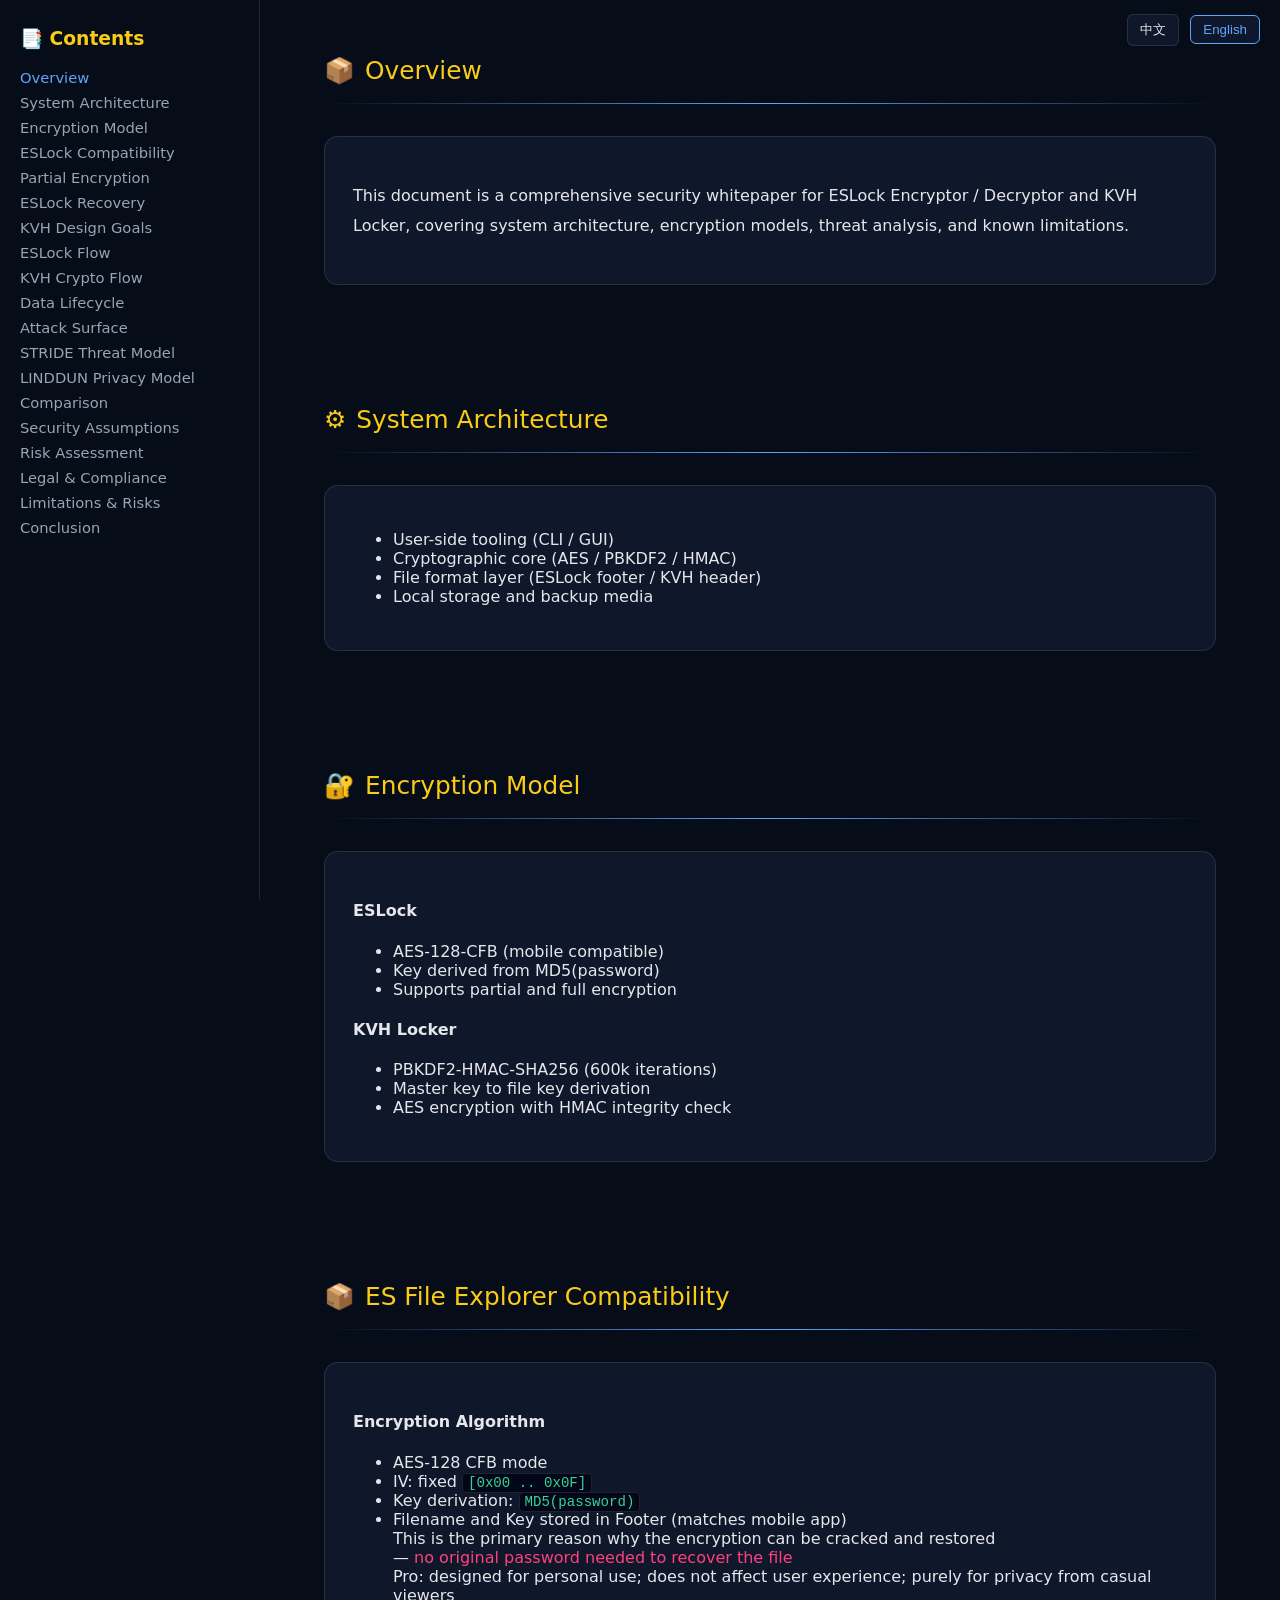
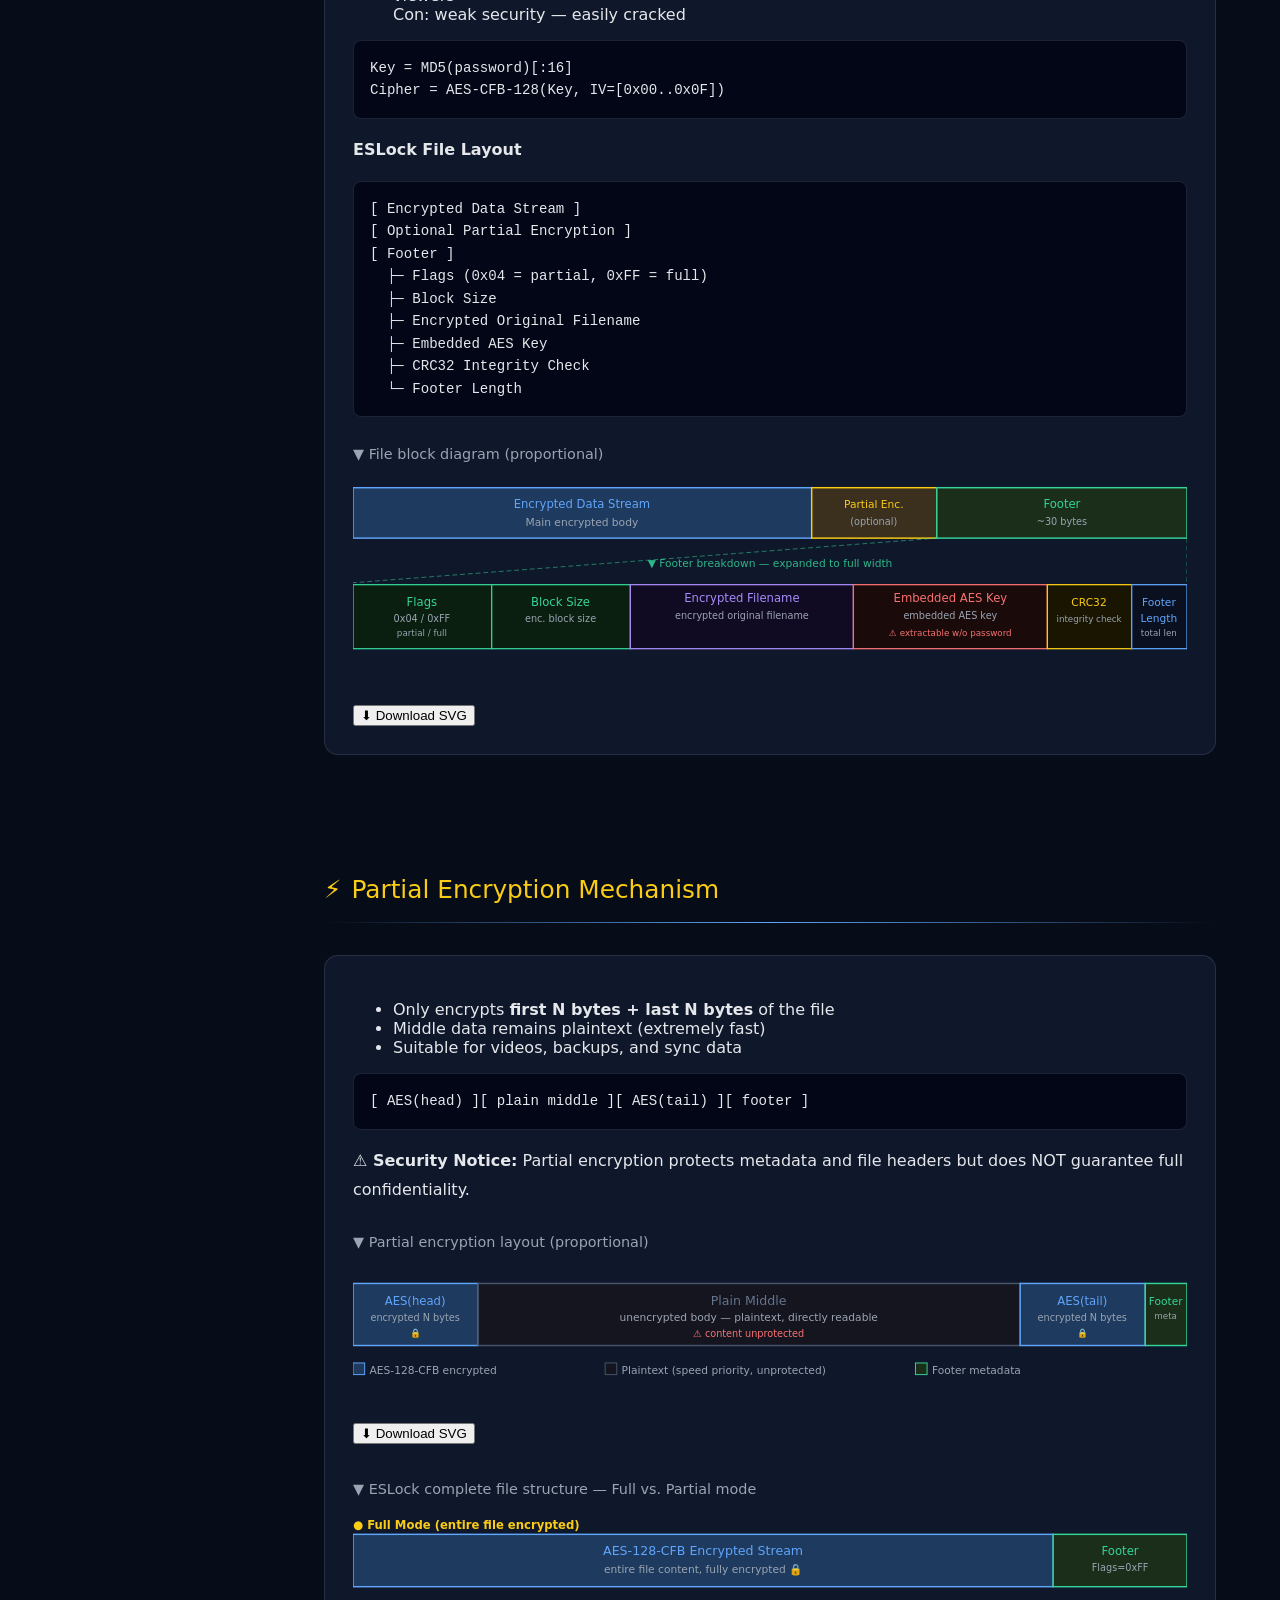
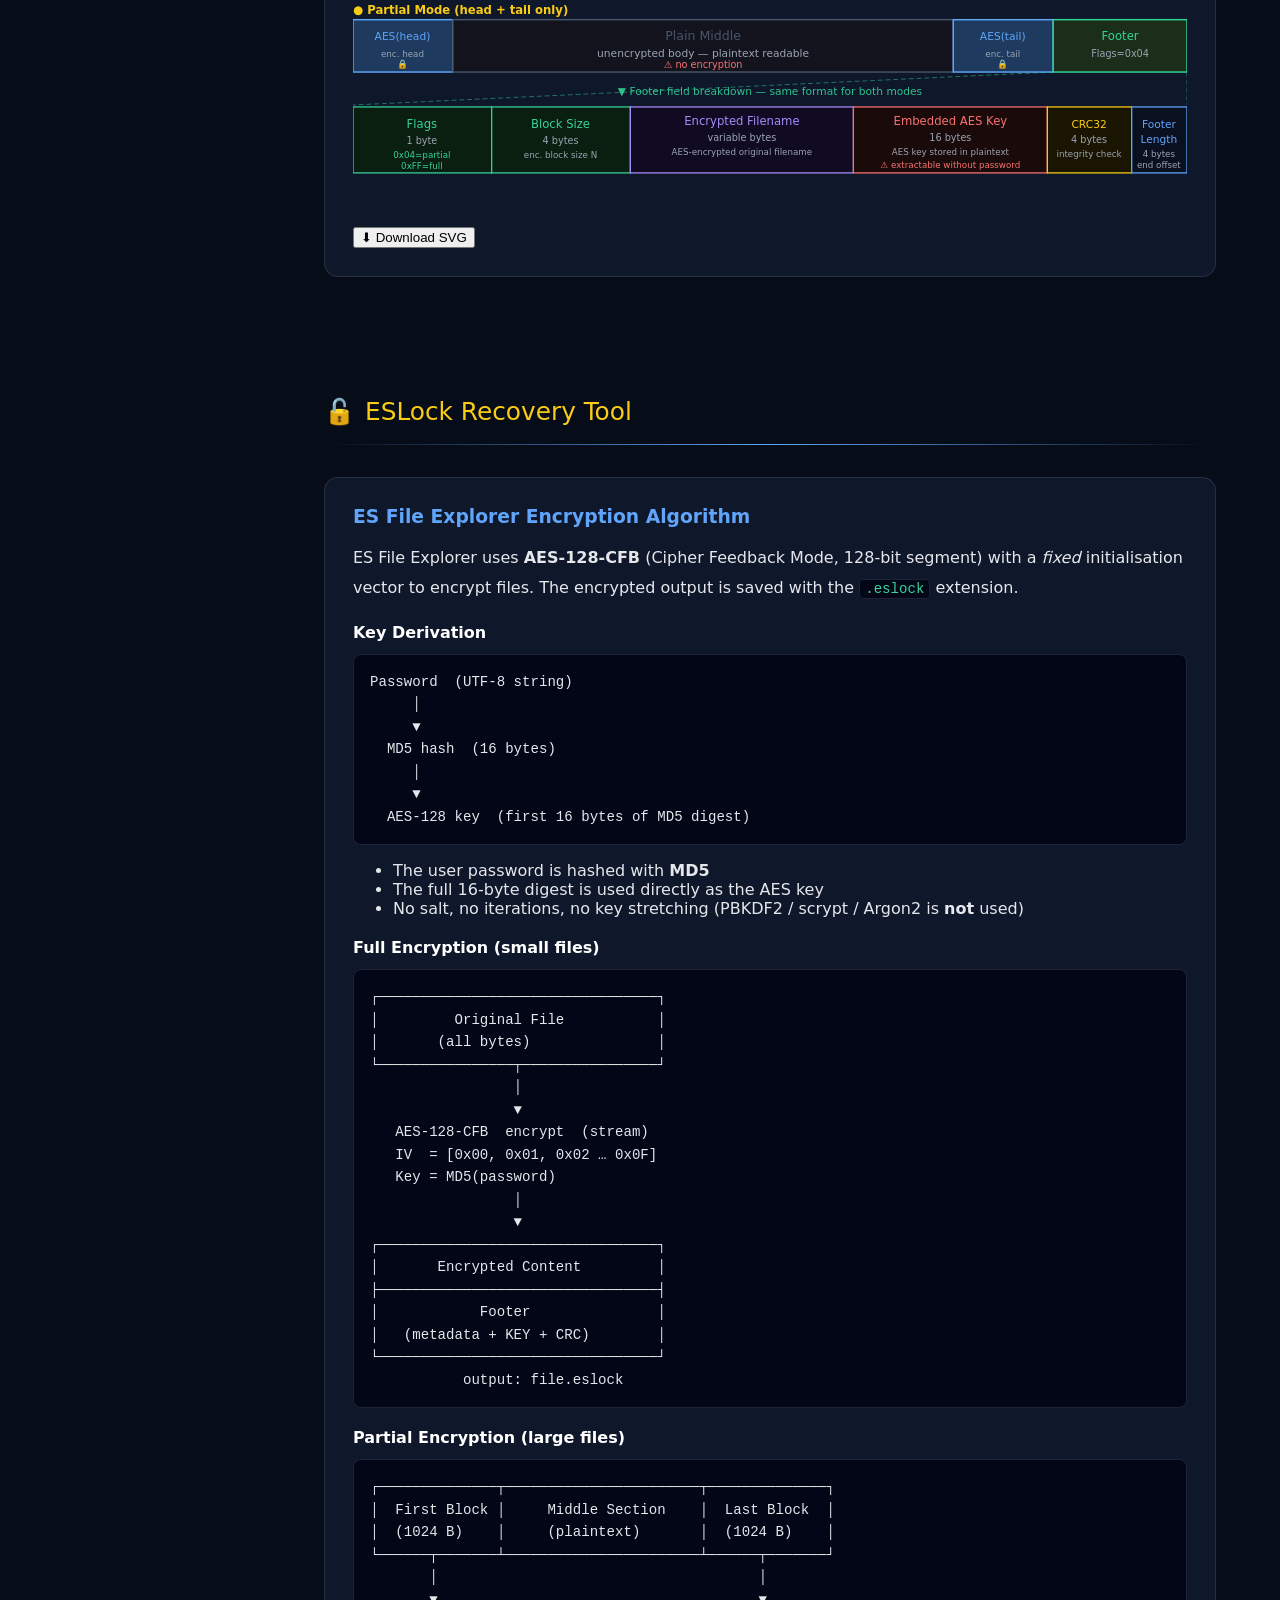
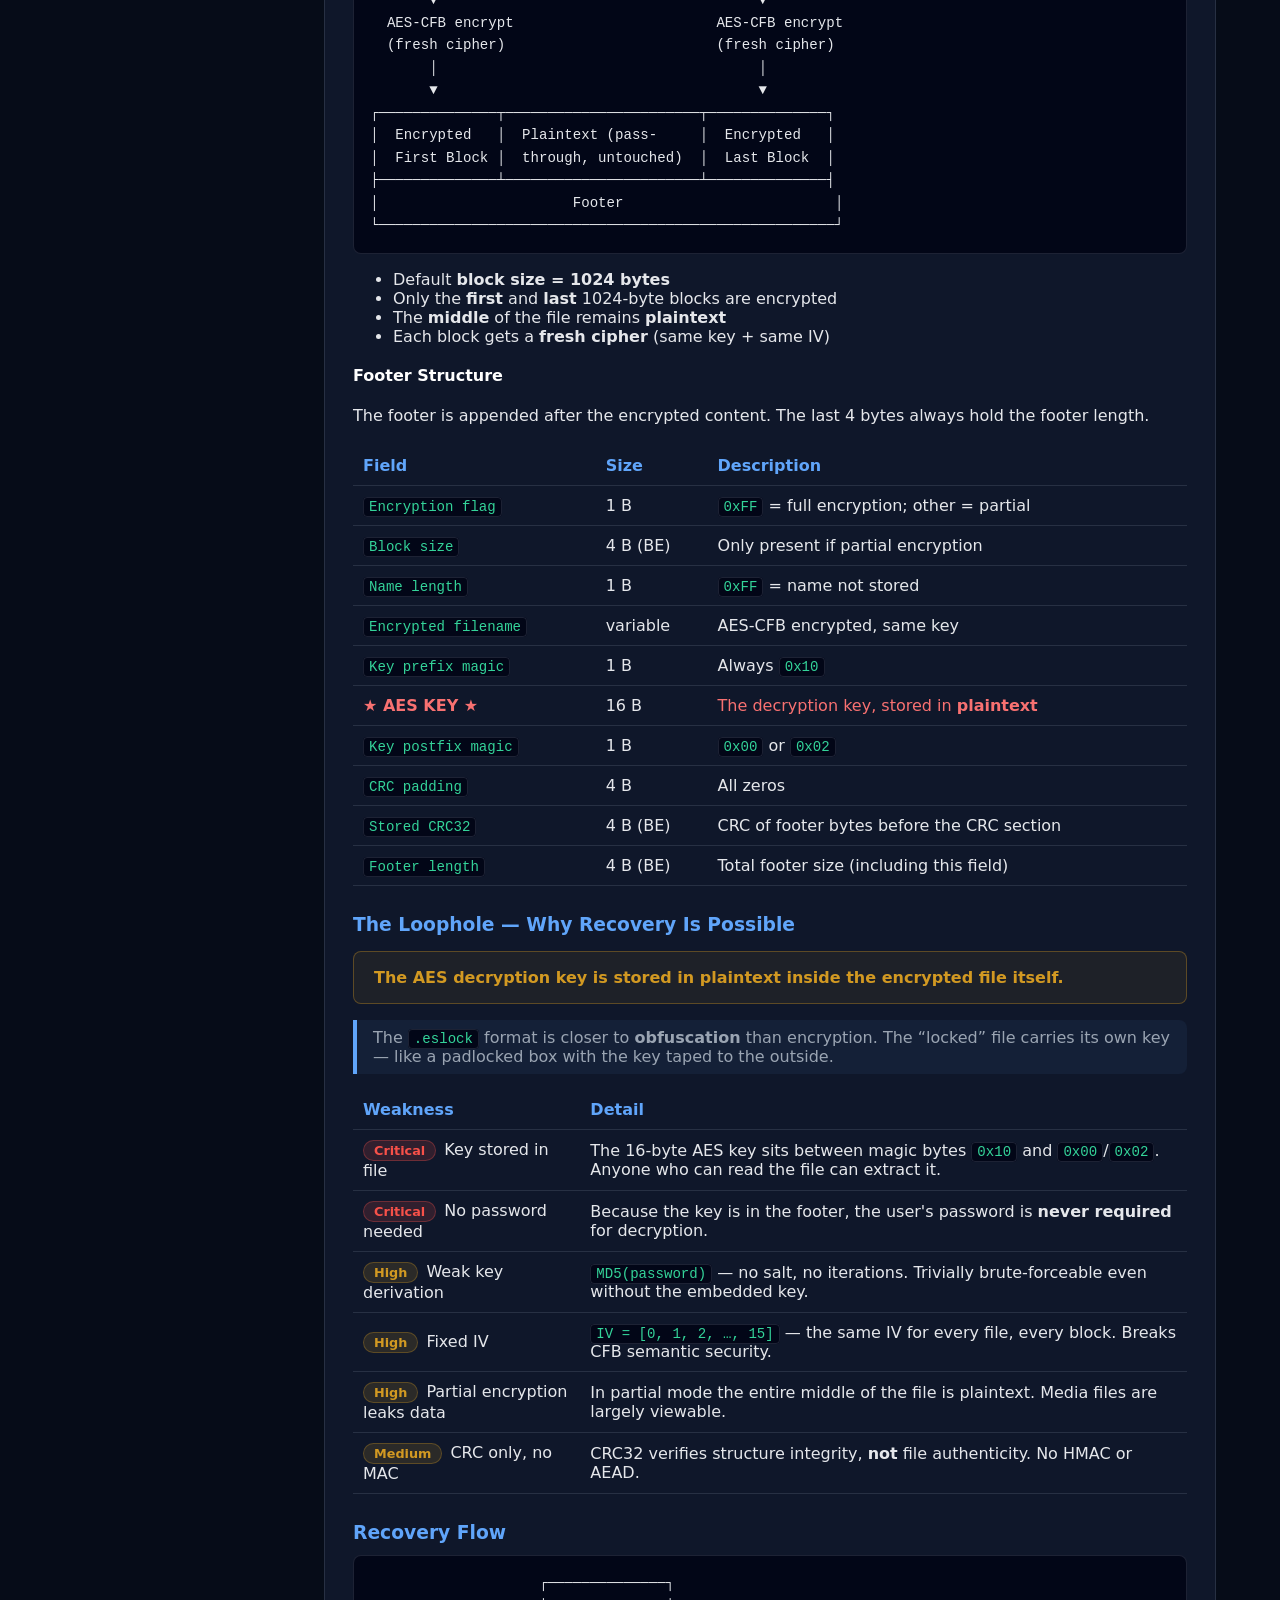
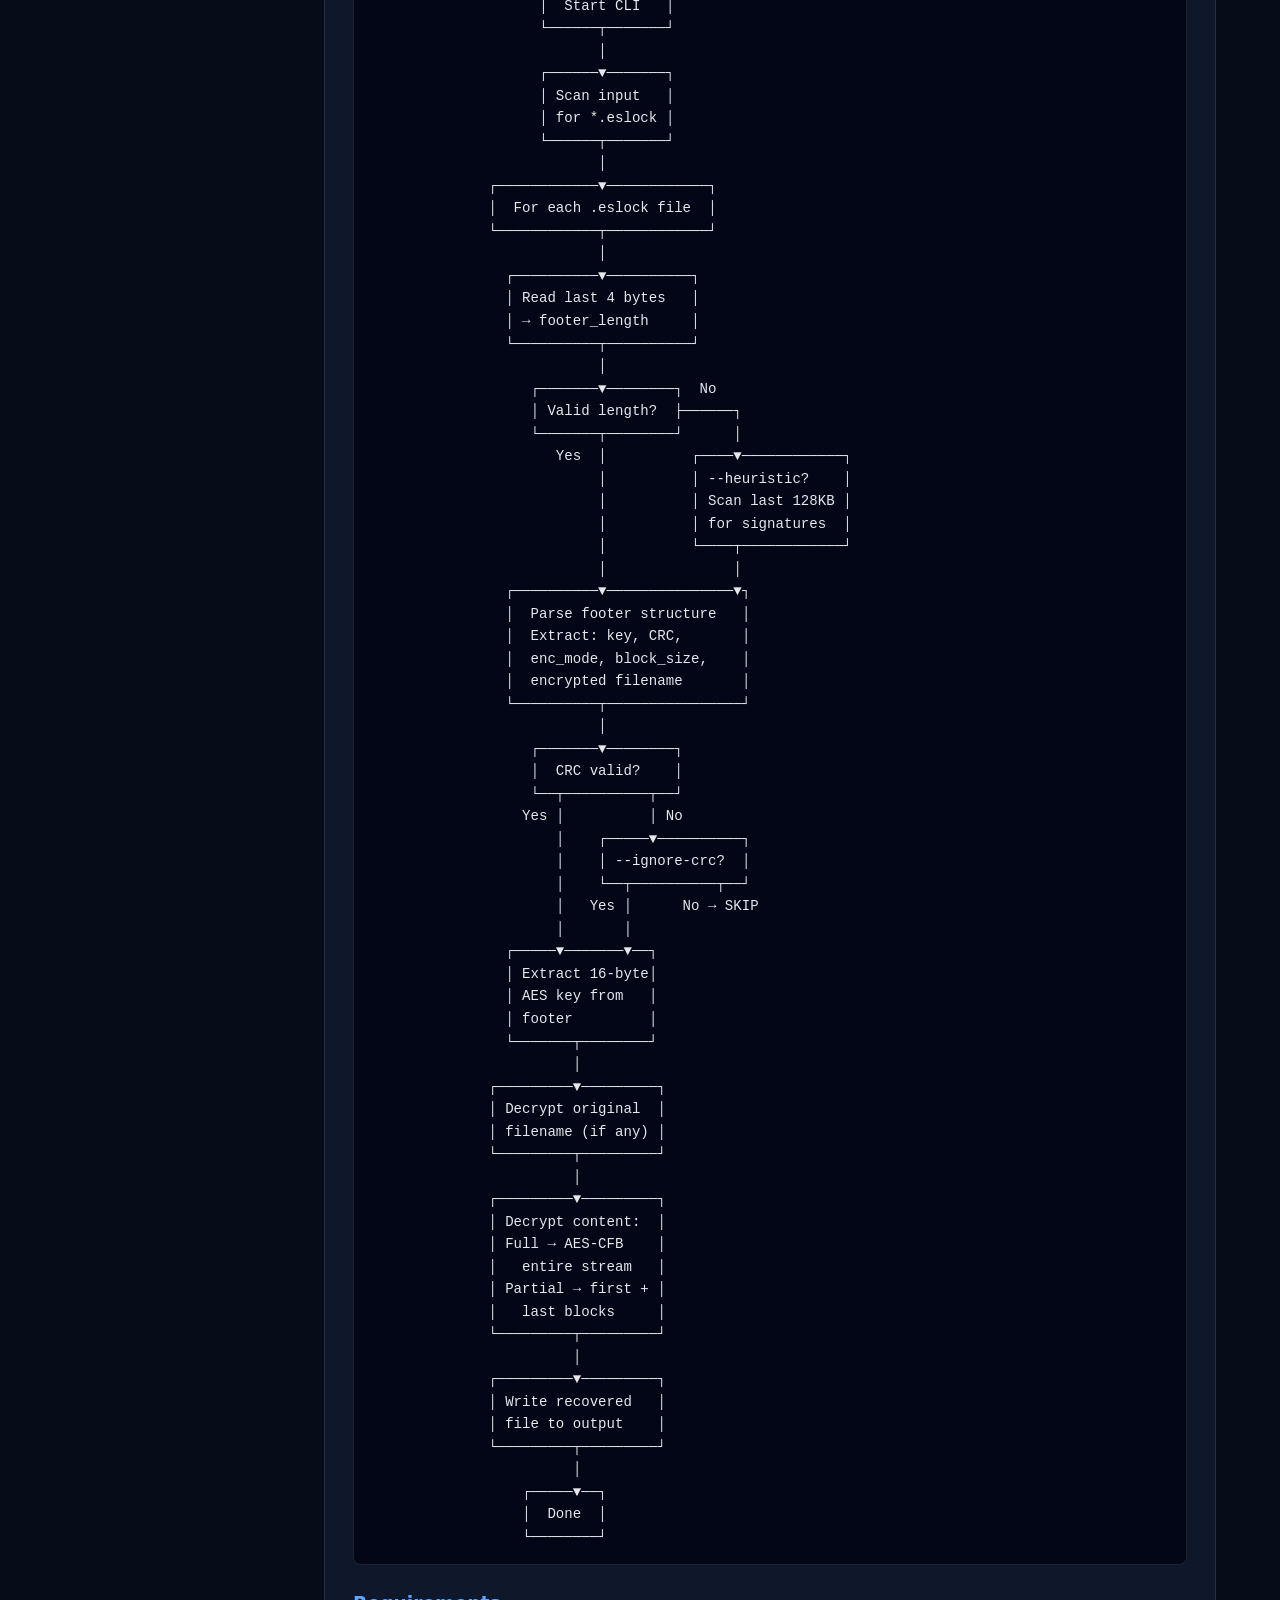
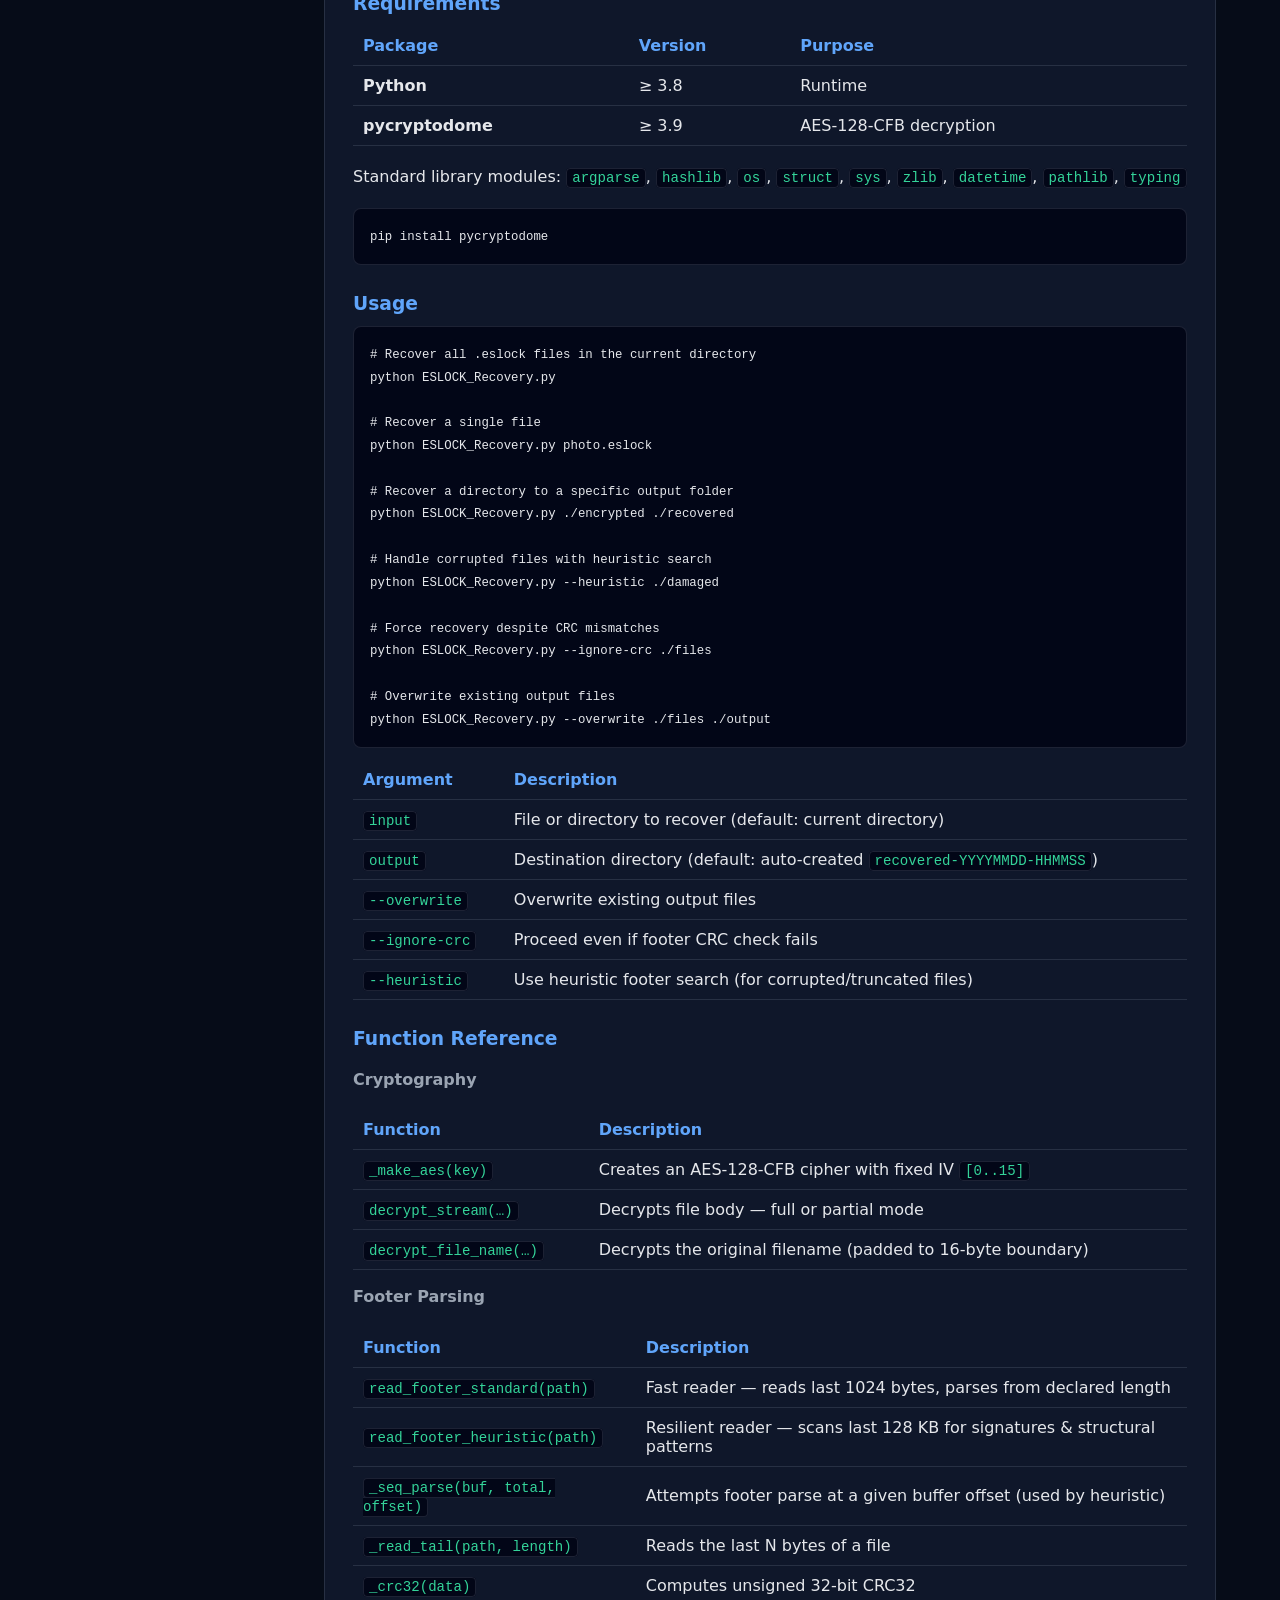
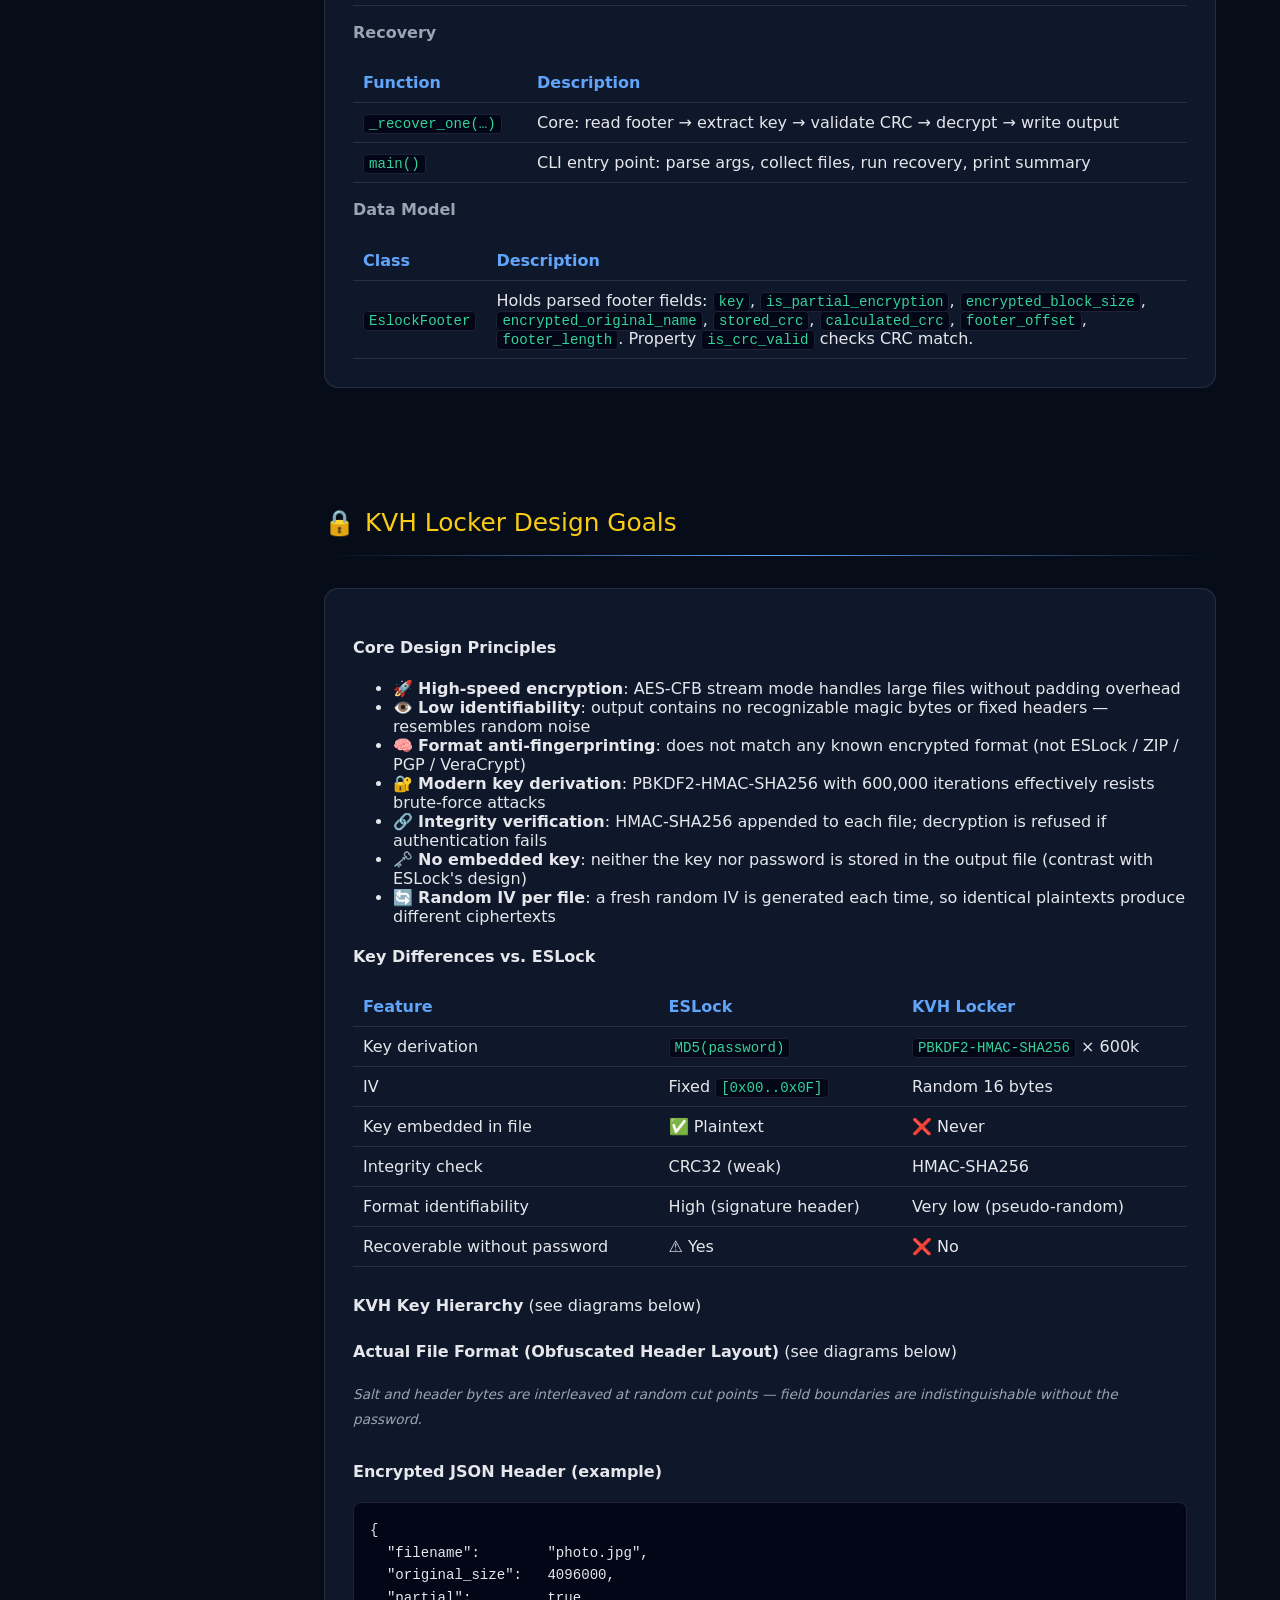
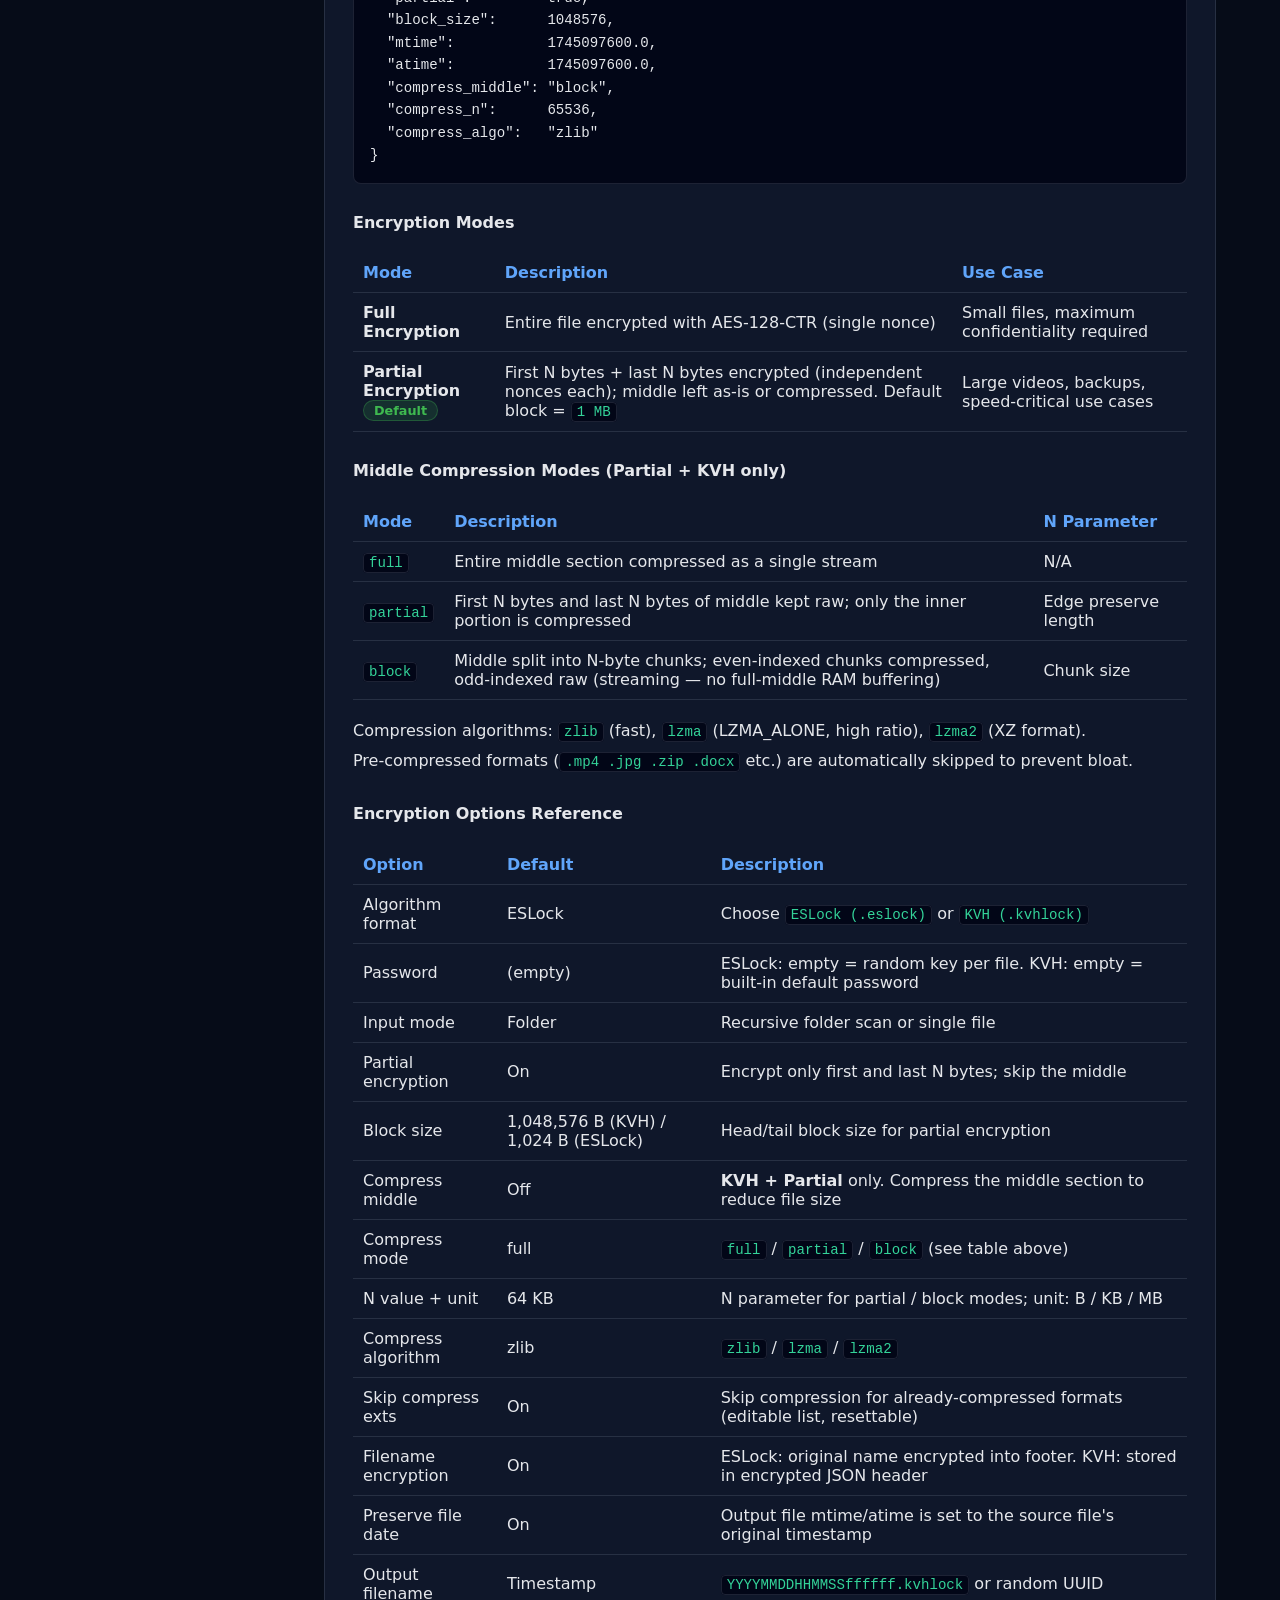
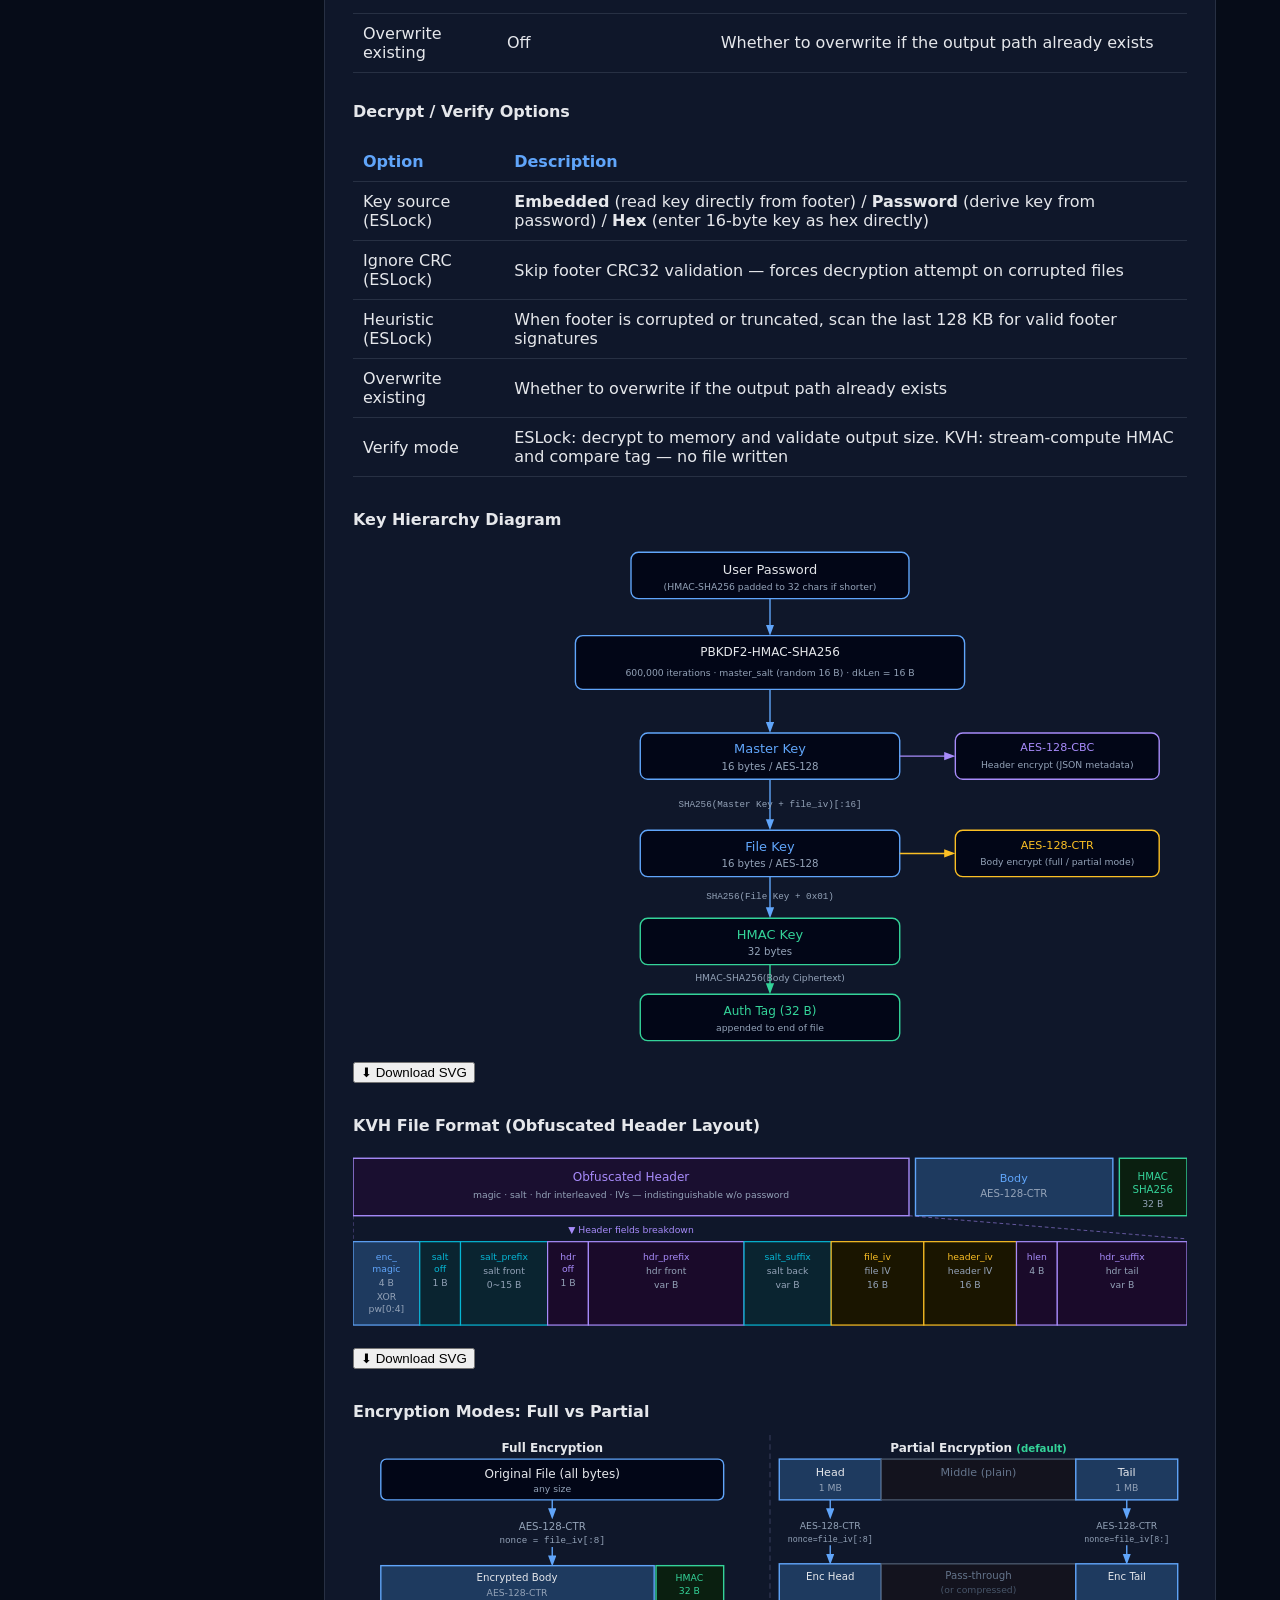
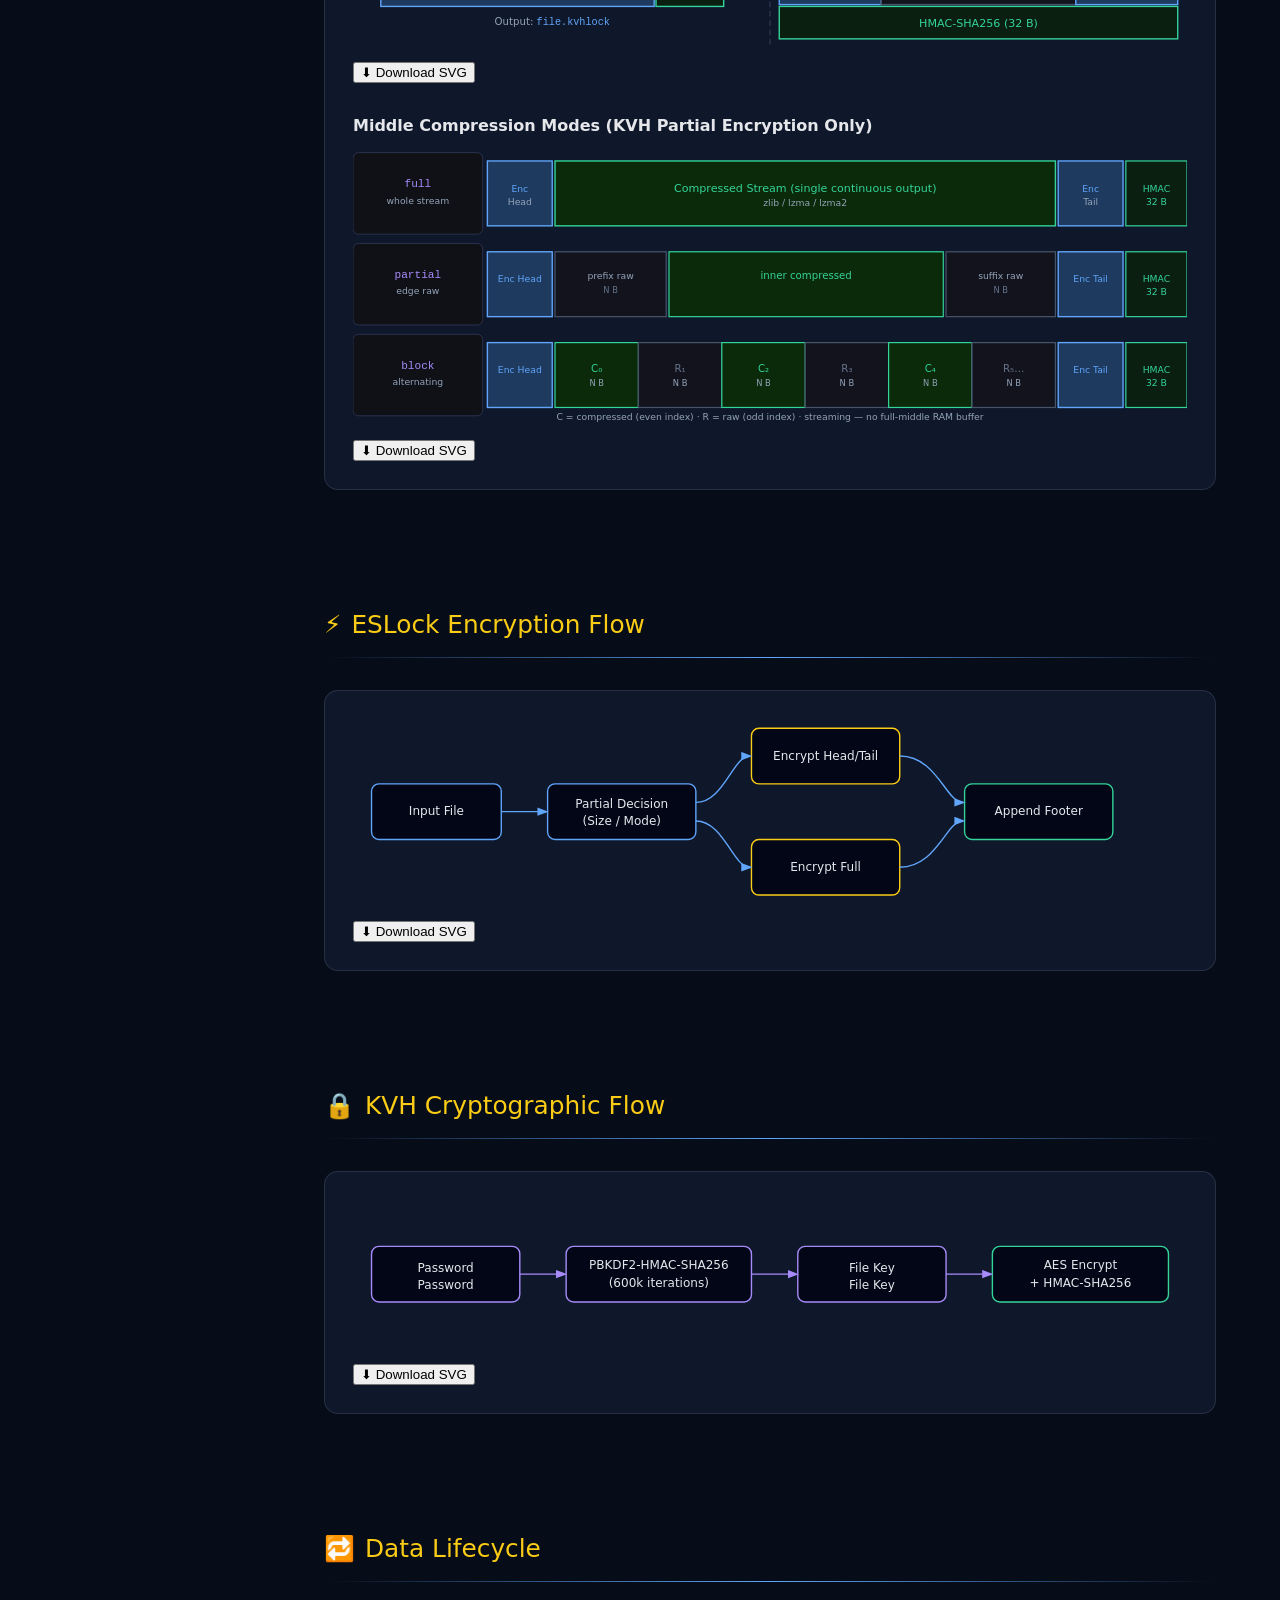
<file: ESLOCK_Recover/index.html>
<!DOCTYPE html>
<html lang="zh-Hant">
<head>
<meta charset="UTF-8">
<meta name="viewport" content="width=device-width, initial-scale=1">
<title>ESLock &amp; KVH Locker — Security Whitepaper</title>

<link rel="stylesheet" href="index.css">
</head>

<body style="background:#060c18;color:#e5e7eb">

<div class="lang-switch">
  <button id="btn-zh" class="active" onclick="setLang('zh')">中文</button>
  <button id="btn-en" onclick="setLang('en')">English</button>
</div>

<div class="wrapper">

<nav>
  <h3>📑 <span class="zhi">目錄</span><span class="eni">Contents</span></h3>
  <a href="#overview">     <span class="zhi">概覽</span>              <span class="eni">Overview</span></a>
  <a href="#architecture"> <span class="zhi">系統架構</span>          <span class="eni">System Architecture</span></a>
  <a href="#crypto">       <span class="zhi">加密模型</span>          <span class="eni">Encryption Model</span></a>
  <a href="#eslock-compat"> <span class="zhi">ESLock 相容性</span>    <span class="eni">ESLock Compatibility</span></a>
  <a href="#eslock-partial"><span class="zhi">部分加密</span>          <span class="eni">Partial Encryption</span></a>
  <a href="#eslock-recovery"><span class="zhi">ESLock 復原工具</span>  <span class="eni">ESLock Recovery</span></a>
  <a href="#kvh-design">   <span class="zhi">KVH 設計目標</span>     <span class="eni">KVH Design Goals</span></a>
  <a href="#eslock-flow">  <span class="zhi">ESLock 加密流程</span>  <span class="eni">ESLock Flow</span></a>
  <a href="#kvh-flow">     <span class="zhi">KVH 加密流程</span>    <span class="eni">KVH Crypto Flow</span></a>
  <a href="#lifecycle">    <span class="zhi">資料生命週期</span>     <span class="eni">Data Lifecycle</span></a>
  <a href="#attack">       <span class="zhi">攻擊面</span>            <span class="eni">Attack Surface</span></a>
  <a href="#stride">       <span class="zhi">STRIDE 威脅模型</span>  <span class="eni">STRIDE Threat Model</span></a>
  <a href="#linddun">      <span class="zhi">LINDDUN 隱私模型</span><span class="eni">LINDDUN Privacy Model</span></a>
  <a href="#compare">      <span class="zhi">方案比較</span>          <span class="eni">Comparison</span></a>
  <a href="#assumptions">  <span class="zhi">安全假設</span>          <span class="eni">Security Assumptions</span></a>
  <a href="#risk">         <span class="zhi">風險評估</span>          <span class="eni">Risk Assessment</span></a>
  <a href="#legal">        <span class="zhi">法務聲明</span>          <span class="eni">Legal &amp; Compliance</span></a>
  <a href="#limits">       <span class="zhi">限制與風險</span>        <span class="eni">Limitations &amp; Risks</span></a>
  <a href="#conclusion">   <span class="zhi">結語</span>              <span class="eni">Conclusion</span></a>
</nav>

<main>

<!-- ===== Overview ===== -->
<section id="overview">
<div class="icon-title">📦 <span class="zhi">概覽</span><span class="eni">Overview</span></div>
<div class="divider"></div>
<div class="panel">
  <div class="zh"><p>本文件為 ESLock Encryptor / Decryptor 與 KVH Locker 的完整安全白皮書，描述其系統架構、加密模型、威脅面分析與已知限制。</p></div>
  <div class="en"><p>This document is a comprehensive security whitepaper for ESLock Encryptor / Decryptor and KVH Locker, covering system architecture, encryption models, threat analysis, and known limitations.</p></div>
</div>
</section>

<!-- ===== Architecture ===== -->
<section id="architecture">
<div class="icon-title">⚙️ <span class="zhi">系統架構</span><span class="eni">System Architecture</span></div>
<div class="divider"></div>
<div class="panel">
  <div class="zh"><ul>
    <li>使用者端工具（CLI / GUI）</li>
    <li>密碼學核心（AES / PBKDF2 / HMAC）</li>
    <li>檔案格式層（ESLock Footer / KVH Header）</li>
    <li>本機儲存與備份媒體</li>
  </ul></div>
  <div class="en"><ul>
    <li>User-side tooling (CLI / GUI)</li>
    <li>Cryptographic core (AES / PBKDF2 / HMAC)</li>
    <li>File format layer (ESLock footer / KVH header)</li>
    <li>Local storage and backup media</li>
  </ul></div>
</div>
</section>

<!-- ===== Crypto ===== -->
<section id="crypto">
<div class="icon-title">🔐 <span class="zhi">加密模型</span><span class="eni">Encryption Model</span></div>
<div class="divider"></div>
<div class="panel">
  <div class="zh">
    <p><b>ESLock</b></p>
    <ul>
      <li>AES-128-CFB（相容行動裝置）</li>
      <li>Key = MD5(password)</li>
      <li>支援 Partial / Full Encryption</li>
    </ul>
    <p><b>KVH Locker</b></p>
    <ul>
      <li>PBKDF2-HMAC-SHA256（600k iterations）</li>
      <li>Master Key 派生成 File Key</li>
      <li>AES 加密 + HMAC 完整性驗證</li>
    </ul>
  </div>
  <div class="en">
    <p><b>ESLock</b></p>
    <ul>
      <li>AES-128-CFB (mobile compatible)</li>
      <li>Key derived from MD5(password)</li>
      <li>Supports partial and full encryption</li>
    </ul>
    <p><b>KVH Locker</b></p>
    <ul>
      <li>PBKDF2-HMAC-SHA256 (600k iterations)</li>
      <li>Master key to file key derivation</li>
      <li>AES encryption with HMAC integrity check</li>
    </ul>
  </div>
</div>
</section>

<!-- ===== ESLock Compatibility ===== -->
<section id="eslock-compat">
<div class="icon-title">📦 <span class="zhi">ESLock 相容性說明</span><span class="eni">ES File Explorer Compatibility</span></div>
<div class="divider"></div>
<div class="panel">
  <div class="zh">
    <p><b>加密演算法</b></p>
    <ul>
      <li>AES-128 CFB mode</li>
      <li>IV：固定為 <code>[0x00 .. 0x0F]</code></li>
      <li>Key 派生：<code>MD5(password)</code></li>
      <li>檔名與 Key 儲存於 Footer（與手機版一致）</BR>
          這也是為何加密會被破解還原的主要原因 <span style="color: rgb(255, 64, 128);">不須原始密碼 即可還原檔案</span></BR>
          優點: 個人使用 不影響 使用體驗 單純作為防窺的用途</BR>
          缺點: 安全性較弱，容易被破解
      </li>
    </ul>
    <pre>Key = MD5(password)[:16]
Cipher = AES-CFB-128(Key, IV=[0x00..0x0F])</pre>
    <p><b>ESLock 檔案結構</b></p>
    <pre>[ Encrypted Data Stream ]
[ Optional Partial Encryption ]
[ Footer ]
  ├─ Flags (0x04 = partial, 0xFF = full)
  ├─ Block Size
  ├─ Encrypted Original Filename
  ├─ Embedded AES Key
  ├─ CRC32 Integrity Check
  └─ Footer Length</pre>
  </div>
  <div class="en">
    <p><b>Encryption Algorithm</b></p>
    <ul>
      <li>AES-128 CFB mode</li>
      <li>IV: fixed <code>[0x00 .. 0x0F]</code></li>
      <li>Key derivation: <code>MD5(password)</code></li>
      <li>Filename and Key stored in Footer (matches mobile app)<br>
          This is the primary reason why the encryption can be cracked and restored <br> — <span style="color: rgb(255, 64, 128);">no original password needed to recover the file</span><br>
          Pro: designed for personal use; does not affect user experience; purely for privacy from casual viewers<br>
          Con: weak security — easily cracked
      </li>
    </ul>
    <pre>Key = MD5(password)[:16]
Cipher = AES-CFB-128(Key, IV=[0x00..0x0F])</pre>
    <p><b>ESLock File Layout</b></p>
    <pre>[ Encrypted Data Stream ]
[ Optional Partial Encryption ]
[ Footer ]
  ├─ Flags (0x04 = partial, 0xFF = full)
  ├─ Block Size
  ├─ Encrypted Original Filename
  ├─ Embedded AES Key
  ├─ CRC32 Integrity Check
  └─ Footer Length</pre>
  </div>

  <!-- ===== File Layout Diagram (shared, language-neutral) ===== -->
  <p style="margin:24px 0 10px;font-size:.9rem;color:var(--muted)">
    <span class="zhi">▼ 檔案區塊示意圖（依比例）</span>
    <span class="eni">▼ File block diagram (proportional)</span>
  </p>
  <svg id="svgLayout" viewBox="0 0 860 220" width="100%" xmlns="http://www.w3.org/2000/svg">
    <!--
      Row 1 — proportional top-level blocks (total 860px)
        Encrypted Data Stream : 55% → 473px
        Partial Enc (optional): 15% → 129px
        Footer                : 30% → 258px
      Row 2 — Footer sub-blocks expanded to full 860px
        scale = 860/258 ≈ 3.333
        Flags 43→143 | BlockSize 43→143 | Filename 69→230
        AESKey 60→200 | CRC32 26→87 | FtrLen 17→57
    -->

    <!-- ── Row 1 ── -->
    <rect x="0"   y="10" width="473" height="52" rx="0" fill="#1e3a5f" stroke="#60a5fa" stroke-width="1.5"/>
    <rect x="473" y="10" width="129" height="52" rx="0" fill="#3b2f1e" stroke="#facc15" stroke-width="1.5"/>
    <rect x="602" y="10" width="258" height="52" rx="0" fill="#1a2e1a" stroke="#34d399" stroke-width="1.5"/>

    <text x="236" y="31" font-family="system-ui" font-size="12" fill="#60a5fa" text-anchor="middle">Encrypted Data Stream</text>
    <text x="236" y="50" font-family="system-ui" font-size="11" fill="#9aa4b2" text-anchor="middle">
      <tspan class="zhi">主體加密內容</tspan><tspan class="eni">Main encrypted body</tspan>
    </text>
    <text x="537" y="31" font-family="system-ui" font-size="11" fill="#facc15" text-anchor="middle">Partial Enc.</text>
    <text x="537" y="48" font-family="system-ui" font-size="10" fill="#9aa4b2" text-anchor="middle">
      <tspan class="zhi">(選用)</tspan><tspan class="eni">(optional)</tspan>
    </text>
    <text x="731" y="31" font-family="system-ui" font-size="12" fill="#34d399" text-anchor="middle">Footer</text>
    <text x="731" y="48" font-family="system-ui" font-size="10" fill="#9aa4b2" text-anchor="middle">~30 bytes</text>

    <!-- ── Zoom connector: Footer (x=602~860) fans out to full width ── -->
    <line x1="602" y1="62" x2="0"   y2="108" stroke="#34d399" stroke-width="1"   stroke-dasharray="5,3" opacity="0.55"/>
    <line x1="860" y1="62" x2="860" y2="108" stroke="#34d399" stroke-width="1"   stroke-dasharray="5,3" opacity="0.55"/>
    <!-- zoom label -->
    <text x="430" y="92" font-family="system-ui" font-size="11" fill="#34d399" text-anchor="middle" opacity="0.85">
      <tspan class="zhi">▼ Footer 展開（依欄位比例，整列顯示）</tspan>
      <tspan class="eni">▼ Footer breakdown — expanded to full width</tspan>
    </text>

    <!-- ── Row 2: Footer sub-blocks full-width ── -->
    <rect x="0"   y="110" width="143" height="66" rx="0" fill="#0a1f10" stroke="#34d399" stroke-width="1.3"/>
    <rect x="143" y="110" width="143" height="66" rx="0" fill="#0a1f10" stroke="#34d399" stroke-width="1.3"/>
    <rect x="286" y="110" width="230" height="66" rx="0" fill="#100a22" stroke="#a78bfa" stroke-width="1.3"/>
    <rect x="516" y="110" width="200" height="66" rx="0" fill="#1a0a0a" stroke="#f87171" stroke-width="1.3"/>
    <rect x="716" y="110" width="87"  height="66" rx="0" fill="#1a1500" stroke="#facc15" stroke-width="1.3"/>
    <rect x="803" y="110" width="57"  height="66" rx="0" fill="#0a1020" stroke="#60a5fa" stroke-width="1.3"/>

    <!-- Row 2 labels -->
    <text x="71"  y="132" font-family="system-ui" font-size="12" fill="#34d399" text-anchor="middle">Flags</text>
    <text x="71"  y="149" font-family="system-ui" font-size="10" fill="#9aa4b2" text-anchor="middle">0x04 / 0xFF</text>
    <text x="71"  y="163" font-family="system-ui" font-size="9"  fill="#9aa4b2" text-anchor="middle">
      <tspan class="zhi">partial / full</tspan><tspan class="eni">partial / full</tspan>
    </text>

    <text x="214" y="132" font-family="system-ui" font-size="12" fill="#34d399" text-anchor="middle">Block Size</text>
    <text x="214" y="149" font-family="system-ui" font-size="10" fill="#9aa4b2" text-anchor="middle">
      <tspan class="zhi">加密區塊大小</tspan><tspan class="eni">enc. block size</tspan>
    </text>

    <text x="401" y="128" font-family="system-ui" font-size="12" fill="#a78bfa" text-anchor="middle">Encrypted Filename</text>
    <text x="401" y="145" font-family="system-ui" font-size="10" fill="#9aa4b2" text-anchor="middle">
      <tspan class="zhi">加密原始檔名</tspan><tspan class="eni">encrypted original filename</tspan>
    </text>

    <text x="616" y="128" font-family="system-ui" font-size="12" fill="#f87171" text-anchor="middle">Embedded AES Key</text>
    <text x="616" y="145" font-family="system-ui" font-size="10" fill="#9aa4b2" text-anchor="middle">
      <tspan class="zhi">嵌入的 AES 金鑰</tspan><tspan class="eni">embedded AES key</tspan>
    </text>
    <text x="616" y="163" font-family="system-ui" font-size="9"  fill="#f87171" text-anchor="middle">
      <tspan class="zhi">⚠ 無需密碼可取出</tspan><tspan class="eni">⚠ extractable w/o password</tspan>
    </text>

    <text x="759" y="132" font-family="system-ui" font-size="11" fill="#facc15" text-anchor="middle">CRC32</text>
    <text x="759" y="149" font-family="system-ui" font-size="9"  fill="#9aa4b2" text-anchor="middle">
      <tspan class="zhi">完整性驗證</tspan><tspan class="eni">integrity check</tspan>
    </text>

    <text x="831" y="132" font-family="system-ui" font-size="11" fill="#60a5fa" text-anchor="middle">Footer</text>
    <text x="831" y="148" font-family="system-ui" font-size="11" fill="#60a5fa" text-anchor="middle">Length</text>
    <text x="831" y="163" font-family="system-ui" font-size="9"  fill="#9aa4b2" text-anchor="middle">
      <tspan class="zhi">總長度</tspan><tspan class="eni">total len</tspan>
    </text>
  </svg>
  <button class="btn" style="margin-top:10px" onclick="exportSVG('svgLayout','eslock_file_layout.svg')">⬇ <span class="zhi">下載 SVG</span><span class="eni">Download SVG</span></button>
</div>
</section>

<!-- ===== Partial Encryption ===== -->
<section id="eslock-partial">
<div class="icon-title">⚡ <span class="zhi">部分加密機制</span><span class="eni">Partial Encryption Mechanism</span></div>
<div class="divider"></div>
<div class="panel">
  <div class="zh">
    <ul>
      <li>只加密檔案<strong>前 N bytes + 後 N bytes</strong></li>
      <li>中間資料保持原樣（速度極快）</li>
      <li>適合影片、備份、同步資料</li>
    </ul>
    <pre>[ AES(head) ][ plain middle ][ AES(tail) ][ footer ]</pre>
    <p><b>⚠ Security Notice：</b>部分加密保護 Metadata 與檔頭，但無法保護完整機密性。</p>
  </div>
  <div class="en">
    <ul>
      <li>Only encrypts <strong>first N bytes + last N bytes</strong> of the file</li>
      <li>Middle data remains plaintext (extremely fast)</li>
      <li>Suitable for videos, backups, and sync data</li>
    </ul>
    <pre>[ AES(head) ][ plain middle ][ AES(tail) ][ footer ]</pre>
    <p><b>⚠ Security Notice:</b> Partial encryption protects metadata and file headers but does NOT guarantee full confidentiality.</p>
  </div>

  <!-- ===== Partial Encryption Diagram (shared) ===== -->
  <p style="margin:24px 0 10px;font-size:.9rem;color:var(--muted)">
    <span class="zhi">▼ 部分加密結構示意圖（依比例）</span>
    <span class="eni">▼ Partial encryption layout (proportional)</span>
  </p>
  <svg id="svgPartial" viewBox="0 0 860 148" width="100%" xmlns="http://www.w3.org/2000/svg">

    <!-- ── Blocks ── -->
    <!-- AES(head): ~15% → 129px -->
    <rect x="0"   y="18" width="129" height="64" rx="0" fill="#1e3a5f" stroke="#60a5fa" stroke-width="1.5"/>
    <!-- Plain Middle: ~65% → 559px -->
    <rect x="129" y="18" width="559" height="64" rx="0" fill="#151520" stroke="#475569" stroke-width="1.5"/>
    <!-- AES(tail): ~15% → 129px -->
    <rect x="688" y="18" width="129" height="64" rx="0" fill="#1e3a5f" stroke="#60a5fa" stroke-width="1.5"/>
    <!-- Footer: ~5% → 43px -->
    <rect x="817" y="18" width="43"  height="64" rx="0" fill="#1a2e1a" stroke="#34d399" stroke-width="1.5"/>

    <!-- ── Block labels ── -->
    <text x="64"  y="40" font-family="system-ui" font-size="12" fill="#60a5fa" text-anchor="middle">AES(head)</text>
    <text x="64"  y="57" font-family="system-ui" font-size="10" fill="#9aa4b2" text-anchor="middle">
      <tspan class="zhi">加密頭部 N bytes</tspan><tspan class="eni">encrypted N bytes</tspan>
    </text>
    <text x="64"  y="72" font-family="system-ui" font-size="9" fill="#60a5fa" text-anchor="middle">🔒</text>

    <text x="408" y="40" font-family="system-ui" font-size="13" fill="#64748b" text-anchor="middle">Plain Middle</text>
    <text x="408" y="57" font-family="system-ui" font-size="11" fill="#9aa4b2" text-anchor="middle">
      <tspan class="zhi">未加密中段（明文，可被直接讀取）</tspan><tspan class="eni">unencrypted body — plaintext, directly readable</tspan>
    </text>
    <text x="408" y="73" font-family="system-ui" font-size="10" fill="#f87171" text-anchor="middle">
      <tspan class="zhi">⚠ 內容未受保護</tspan><tspan class="eni">⚠ content unprotected</tspan>
    </text>

    <text x="752" y="40" font-family="system-ui" font-size="12" fill="#60a5fa" text-anchor="middle">AES(tail)</text>
    <text x="752" y="57" font-family="system-ui" font-size="10" fill="#9aa4b2" text-anchor="middle">
      <tspan class="zhi">加密尾部 N bytes</tspan><tspan class="eni">encrypted N bytes</tspan>
    </text>
    <text x="752" y="72" font-family="system-ui" font-size="9" fill="#60a5fa" text-anchor="middle">🔒</text>

    <text x="838" y="40" font-family="system-ui" font-size="11" fill="#34d399" text-anchor="middle">Footer</text>
    <text x="838" y="55" font-family="system-ui" font-size="9"  fill="#9aa4b2" text-anchor="middle">
      <tspan class="zhi">元資料</tspan><tspan class="eni">meta</tspan>
    </text>

    <!-- ── Legend ── -->
    <rect x="0"   y="100" width="12" height="12" fill="#1e3a5f" stroke="#60a5fa" stroke-width="1"/>
    <text x="17"  y="111" font-family="system-ui" font-size="11" fill="#9aa4b2">
      <tspan class="zhi">AES-128-CFB 加密區塊</tspan><tspan class="eni">AES-128-CFB encrypted</tspan>
    </text>
    <rect x="260" y="100" width="12" height="12" fill="#151520" stroke="#475569" stroke-width="1"/>
    <text x="277" y="111" font-family="system-ui" font-size="11" fill="#9aa4b2">
      <tspan class="zhi">明文（速度優先，無保護）</tspan><tspan class="eni">Plaintext (speed priority, unprotected)</tspan>
    </text>
    <rect x="580" y="100" width="12" height="12" fill="#1a2e1a" stroke="#34d399" stroke-width="1"/>
    <text x="597" y="111" font-family="system-ui" font-size="11" fill="#9aa4b2">
      <tspan class="zhi">Footer 元資料</tspan><tspan class="eni">Footer metadata</tspan>
    </text>
  </svg>
  <button class="btn" style="margin-top:10px" onclick="exportSVG('svgPartial','eslock_partial_layout.svg')">⬇ <span class="zhi">下載 SVG</span><span class="eni">Download SVG</span></button>

  <!-- ===== ESLock Detailed File Structure Diagram ===== -->
  <p style="margin:32px 0 10px;font-size:.9rem;color:var(--muted)">
    <span class="zhi">▼ ESLock 完整檔案結構（Full / Partial 兩種模式對比）</span>
    <span class="eni">▼ ESLock complete file structure — Full vs. Partial mode</span>
  </p>
  <svg id="svgEslockDetail" viewBox="0 0 860 310" width="100%" xmlns="http://www.w3.org/2000/svg">

    <!-- ════ Row A: Full Encryption Mode ════ -->
    <text x="0" y="16" font-family="system-ui" font-size="12" fill="#facc15" font-weight="bold">
      <tspan class="zhi">● Full 模式（全文加密）</tspan><tspan class="eni">● Full Mode (entire file encrypted)</tspan>
    </text>
    <!-- AES Full Stream: 84% → 722px -->
    <rect x="0"   y="22" width="722" height="54" rx="0" fill="#1e3a5f" stroke="#60a5fa" stroke-width="1.5"/>
    <!-- Footer: 16% → 138px -->
    <rect x="722" y="22" width="138" height="54" rx="0" fill="#1a2e1a" stroke="#34d399" stroke-width="1.5"/>

    <text x="361" y="43" font-family="system-ui" font-size="13" fill="#60a5fa" text-anchor="middle">AES-128-CFB Encrypted Stream</text>
    <text x="361" y="62" font-family="system-ui" font-size="11" fill="#9aa4b2" text-anchor="middle">
      <tspan class="zhi">完整檔案內容，全部加密 🔒</tspan><tspan class="eni">entire file content, fully encrypted 🔒</tspan>
    </text>
    <text x="791" y="43" font-family="system-ui" font-size="12" fill="#34d399" text-anchor="middle">Footer</text>
    <text x="791" y="60" font-family="system-ui" font-size="10" fill="#9aa4b2" text-anchor="middle">Flags=0xFF</text>

    <!-- ════ Row B: Partial Encryption Mode ════ -->
    <text x="0" y="104" font-family="system-ui" font-size="12" fill="#facc15" font-weight="bold">
      <tspan class="zhi">● Partial 模式（僅加密頭尾）</tspan><tspan class="eni">● Partial Mode (head + tail only)</tspan>
    </text>
    <!-- AES head: 12% → 103px -->
    <rect x="0"   y="110" width="103" height="54" rx="0" fill="#1e3a5f" stroke="#60a5fa" stroke-width="1.5"/>
    <!-- Plain Middle: 60% → 516px -->
    <rect x="103" y="110" width="516" height="54" rx="0" fill="#13131e" stroke="#475569" stroke-width="1.5"/>
    <!-- AES tail: 12% → 103px -->
    <rect x="619" y="110" width="103" height="54" rx="0" fill="#1e3a5f" stroke="#60a5fa" stroke-width="1.5"/>
    <!-- Footer: 16% → 138px -->
    <rect x="722" y="110" width="138" height="54" rx="0" fill="#1a2e1a" stroke="#34d399" stroke-width="1.5"/>

    <text x="51"  y="131" font-family="system-ui" font-size="11" fill="#60a5fa" text-anchor="middle">AES(head)</text>
    <text x="51"  y="148" font-family="system-ui" font-size="9"  fill="#9aa4b2" text-anchor="middle">
      <tspan class="zhi">加密頭部</tspan><tspan class="eni">enc. head</tspan>
    </text>
    <text x="51"  y="159" font-family="system-ui" font-size="9"  fill="#60a5fa" text-anchor="middle">🔒</text>

    <text x="361" y="131" font-family="system-ui" font-size="13" fill="#475569" text-anchor="middle">Plain Middle</text>
    <text x="361" y="148" font-family="system-ui" font-size="11" fill="#9aa4b2" text-anchor="middle">
      <tspan class="zhi">未加密中段內容（明文可讀）</tspan><tspan class="eni">unencrypted body — plaintext readable</tspan>
    </text>
    <text x="361" y="160" font-family="system-ui" font-size="10" fill="#f87171" text-anchor="middle">
      <tspan class="zhi">⚠ 無加密保護</tspan><tspan class="eni">⚠ no encryption</tspan>
    </text>

    <text x="670" y="131" font-family="system-ui" font-size="11" fill="#60a5fa" text-anchor="middle">AES(tail)</text>
    <text x="670" y="148" font-family="system-ui" font-size="9"  fill="#9aa4b2" text-anchor="middle">
      <tspan class="zhi">加密尾部</tspan><tspan class="eni">enc. tail</tspan>
    </text>
    <text x="670" y="159" font-family="system-ui" font-size="9"  fill="#60a5fa" text-anchor="middle">🔒</text>

    <text x="791" y="131" font-family="system-ui" font-size="12" fill="#34d399" text-anchor="middle">Footer</text>
    <text x="791" y="148" font-family="system-ui" font-size="10" fill="#9aa4b2" text-anchor="middle">Flags=0x04</text>

    <!-- ════ Footer zoom connector ════ -->
    <!-- Fan from Footer column (x=722..860, y=164) to full width (x=0..860, y=198) -->
    <line x1="722" y1="164" x2="0"   y2="198" stroke="#34d399" stroke-width="1" stroke-dasharray="5,3" opacity="0.5"/>
    <line x1="860" y1="164" x2="860" y2="198" stroke="#34d399" stroke-width="1" stroke-dasharray="5,3" opacity="0.5"/>
    <text x="430" y="188" font-family="system-ui" font-size="11" fill="#34d399" text-anchor="middle" opacity="0.9">
      <tspan class="zhi">▼ Footer 欄位展開（兩種模式共用相同格式）</tspan>
      <tspan class="eni">▼ Footer field breakdown — same format for both modes</tspan>
    </text>

    <!-- ════ Row C: Footer sub-fields full width ════ -->
    <!-- Flags: ~17% → 143px -->
    <rect x="0"   y="200" width="143" height="68" rx="0" fill="#0a1f10" stroke="#34d399" stroke-width="1.3"/>
    <!-- Block Size: ~17% → 143px -->
    <rect x="143" y="200" width="143" height="68" rx="0" fill="#0a1f10" stroke="#34d399" stroke-width="1.3"/>
    <!-- Encrypted Filename: ~27% → 230px -->
    <rect x="286" y="200" width="230" height="68" rx="0" fill="#100a22" stroke="#a78bfa" stroke-width="1.3"/>
    <!-- Embedded AES Key: ~23% → 200px -->
    <rect x="516" y="200" width="200" height="68" rx="0" fill="#1a0a0a" stroke="#f87171" stroke-width="1.3"/>
    <!-- CRC32: ~10% → 87px -->
    <rect x="716" y="200" width="87"  height="68" rx="0" fill="#1a1500" stroke="#facc15" stroke-width="1.3"/>
    <!-- Footer Length: ~7% → 57px -->
    <rect x="803" y="200" width="57"  height="68" rx="0" fill="#0a1020" stroke="#60a5fa" stroke-width="1.3"/>

    <!-- Row C labels -->
    <text x="71"  y="222" font-family="system-ui" font-size="12" fill="#34d399" text-anchor="middle">Flags</text>
    <text x="71"  y="238" font-family="system-ui" font-size="10" fill="#9aa4b2" text-anchor="middle">1 byte</text>
    <text x="71"  y="253" font-family="system-ui" font-size="9"  fill="#34d399" text-anchor="middle">0x04=partial</text>
    <text x="71"  y="264" font-family="system-ui" font-size="9"  fill="#34d399" text-anchor="middle">0xFF=full</text>

    <text x="214" y="222" font-family="system-ui" font-size="12" fill="#34d399" text-anchor="middle">Block Size</text>
    <text x="214" y="238" font-family="system-ui" font-size="10" fill="#9aa4b2" text-anchor="middle">4 bytes</text>
    <text x="214" y="253" font-family="system-ui" font-size="9"  fill="#9aa4b2" text-anchor="middle">
      <tspan class="zhi">加密區塊大小 N</tspan><tspan class="eni">enc. block size N</tspan>
    </text>

    <text x="401" y="219" font-family="system-ui" font-size="12" fill="#a78bfa" text-anchor="middle">Encrypted Filename</text>
    <text x="401" y="235" font-family="system-ui" font-size="10" fill="#9aa4b2" text-anchor="middle">variable bytes</text>
    <text x="401" y="250" font-family="system-ui" font-size="9"  fill="#9aa4b2" text-anchor="middle">
      <tspan class="zhi">AES 加密後的原始檔名</tspan><tspan class="eni">AES-encrypted original filename</tspan>
    </text>

    <text x="616" y="219" font-family="system-ui" font-size="12" fill="#f87171" text-anchor="middle">Embedded AES Key</text>
    <text x="616" y="235" font-family="system-ui" font-size="10" fill="#9aa4b2" text-anchor="middle">16 bytes</text>
    <text x="616" y="250" font-family="system-ui" font-size="9"  fill="#9aa4b2" text-anchor="middle">
      <tspan class="zhi">明文儲存的 AES 金鑰</tspan><tspan class="eni">AES key stored in plaintext</tspan>
    </text>
    <text x="616" y="263" font-family="system-ui" font-size="9"  fill="#f87171" text-anchor="middle">
      <tspan class="zhi">⚠ 無需密碼即可取出</tspan><tspan class="eni">⚠ extractable without password</tspan>
    </text>

    <text x="759" y="222" font-family="system-ui" font-size="11" fill="#facc15" text-anchor="middle">CRC32</text>
    <text x="759" y="237" font-family="system-ui" font-size="10" fill="#9aa4b2" text-anchor="middle">4 bytes</text>
    <text x="759" y="252" font-family="system-ui" font-size="9"  fill="#9aa4b2" text-anchor="middle">
      <tspan class="zhi">完整性驗證</tspan><tspan class="eni">integrity check</tspan>
    </text>

    <text x="831" y="222" font-family="system-ui" font-size="11" fill="#60a5fa" text-anchor="middle">Footer</text>
    <text x="831" y="237" font-family="system-ui" font-size="11" fill="#60a5fa" text-anchor="middle">Length</text>
    <text x="831" y="252" font-family="system-ui" font-size="9"  fill="#9aa4b2" text-anchor="middle">4 bytes</text>
    <text x="831" y="263" font-family="system-ui" font-size="9"  fill="#9aa4b2" text-anchor="middle">
      <tspan class="zhi">結尾偏移量</tspan><tspan class="eni">end offset</tspan>
    </text>

  </svg>
  <button class="btn" style="margin-top:10px" onclick="exportSVG('svgEslockDetail','eslock_detail_structure.svg')">⬇ <span class="zhi">下載 SVG</span><span class="eni">Download SVG</span></button>
</div>
</section>

<!-- ===== ESLock Recovery ===== -->
<section id="eslock-recovery">
<div class="icon-title">🔓 <span class="zhi">ESLock Recovery 工具</span><span class="eni">ESLock Recovery Tool</span></div>
<div class="divider"></div>
<div class="panel">

  <!-- ── Algorithm ── -->
  <div class="zh">
    <h3 style="color:var(--blue);margin:0 0 12px">ES 檔案瀏覽器加密演算法</h3>
    <p>ES 檔案瀏覽器使用 <strong>AES-128-CFB</strong>（密碼回饋模式，128 位元區段）搭配一個<em>固定的</em>初始向量（IV）來加密檔案。加密後的輸出以 <code>.eslock</code> 副檔名儲存。</p>

    <h4 style="color:#fff;margin:20px 0 8px">金鑰推導</h4>
    <pre>密碼（UTF-8 字串）
     │
     ▼
  MD5 雜湊（16 位元組）
     │
     ▼
  AES-128 金鑰（MD5 摘要的前 16 位元組）</pre>
    <ul>
      <li>使用者密碼以 <strong>MD5</strong> 進行雜湊</li>
      <li>完整 16 位元組摘要直接作為 AES 金鑰</li>
      <li>沒有鹽值、沒有迭代次數、沒有金鑰延展（<strong>未使用</strong> PBKDF2 / scrypt / Argon2）</li>
    </ul>

    <h4 style="color:#fff;margin:20px 0 8px">完整加密（小檔案）</h4>
    <svg viewBox="0 0 400 300" width="100%" style="max-width:400px;display:block;font-family:system-ui" xmlns="http://www.w3.org/2000/svg">
      <defs><marker id="fa1" markerWidth="8" markerHeight="8" refX="6" refY="3" orient="auto"><path d="M0,0 L0,6 L8,3 z" fill="#60a5fa"/></marker></defs>
      <!-- Original file box -->
      <rect x="60" y="10" width="280" height="56" rx="4" fill="#020617" stroke="#60a5fa" stroke-width="1.5"/>
      <text x="200" y="34" font-size="14" fill="#e5e7eb" text-anchor="middle">原始檔案</text>
      <text x="200" y="54" font-size="12" fill="#9aa4b2" text-anchor="middle">（所有位元組）</text>
      <!-- arrow -->
      <line x1="200" y1="66" x2="200" y2="86" stroke="#60a5fa" stroke-width="1.5" marker-end="url(#fa1)"/>
      <!-- cipher info -->
      <text x="200" y="102" font-size="12" fill="#9aa4b2" text-anchor="middle">AES-128-CFB 串流加密</text>
      <text x="200" y="118" font-size="11" fill="#60a5fa" text-anchor="middle" font-family="'Cascadia Code',Consolas,monospace">IV  = [0x00, 0x01, 0x02 … 0x0F]</text>
      <text x="200" y="134" font-size="11" fill="#60a5fa" text-anchor="middle" font-family="'Cascadia Code',Consolas,monospace">Key = MD5(密碼)</text>
      <!-- arrow -->
      <line x1="200" y1="142" x2="200" y2="162" stroke="#60a5fa" stroke-width="1.5" marker-end="url(#fa1)"/>
      <!-- output box -->
      <rect x="60" y="162" width="280" height="44" rx="0" fill="#020617" stroke="#60a5fa" stroke-width="1.5"/>
      <text x="200" y="189" font-size="14" fill="#e5e7eb" text-anchor="middle">加密後內容</text>
      <rect x="60" y="206" width="280" height="44" rx="0" fill="#020617" stroke="#60a5fa" stroke-width="1.5"/>
      <text x="200" y="225" font-size="13" fill="#34d399" text-anchor="middle">Footer</text>
      <text x="200" y="242" font-size="11" fill="#9aa4b2" text-anchor="middle">（中繼資料 + 金鑰 + CRC）</text>
      <!-- output label -->
      <text x="200" y="272" font-size="12" fill="#9aa4b2" text-anchor="middle">輸出：</text>
      <text x="245" y="272" font-size="12" fill="#60a5fa" text-anchor="middle" font-family="'Cascadia Code',Consolas,monospace">file.eslock</text>
    </svg>

    <h4 style="color:#fff;margin:20px 0 8px">部分加密（大檔案）</h4>
    <svg viewBox="0 0 600 320" width="100%" style="display:block;font-family:system-ui" xmlns="http://www.w3.org/2000/svg">
      <defs><marker id="fa2" markerWidth="8" markerHeight="8" refX="6" refY="3" orient="auto"><path d="M0,0 L0,6 L8,3 z" fill="#60a5fa"/></marker></defs>
      <!-- Top row: 3 blocks -->
      <rect x="0"   y="10" width="160" height="56" rx="0" fill="#1e3a5f" stroke="#60a5fa" stroke-width="1.5"/>
      <text x="80"  y="34" font-size="13" fill="#e5e7eb" text-anchor="middle">前段區塊</text>
      <text x="80"  y="52" font-size="11" fill="#9aa4b2" text-anchor="middle">（1024 位元組）</text>
      <rect x="160" y="10" width="280" height="56" rx="0" fill="#13131e" stroke="#475569" stroke-width="1.5"/>
      <text x="300" y="34" font-size="13" fill="#64748b" text-anchor="middle">中段</text>
      <text x="300" y="52" font-size="11" fill="#475569" text-anchor="middle">（明文）</text>
      <rect x="440" y="10" width="160" height="56" rx="0" fill="#1e3a5f" stroke="#60a5fa" stroke-width="1.5"/>
      <text x="520" y="34" font-size="13" fill="#e5e7eb" text-anchor="middle">後段區塊</text>
      <text x="520" y="52" font-size="11" fill="#9aa4b2" text-anchor="middle">（1024 位元組）</text>
      <!-- arrows down from head/tail -->
      <line x1="80"  y1="66" x2="80"  y2="100" stroke="#60a5fa" stroke-width="1.5" marker-end="url(#fa2)"/>
      <line x1="520" y1="66" x2="520" y2="100" stroke="#60a5fa" stroke-width="1.5" marker-end="url(#fa2)"/>
      <!-- cipher labels -->
      <text x="80"  y="116" font-size="12" fill="#9aa4b2" text-anchor="middle">AES-CFB 加密</text>
      <text x="80"  y="132" font-size="11" fill="#9aa4b2" text-anchor="middle">（全新加密器）</text>
      <text x="520" y="116" font-size="12" fill="#9aa4b2" text-anchor="middle">AES-CFB 加密</text>
      <text x="520" y="132" font-size="11" fill="#9aa4b2" text-anchor="middle">（全新加密器）</text>
      <!-- arrows down to bottom row -->
      <line x1="80"  y1="138" x2="80"  y2="168" stroke="#60a5fa" stroke-width="1.5" marker-end="url(#fa2)"/>
      <line x1="520" y1="138" x2="520" y2="168" stroke="#60a5fa" stroke-width="1.5" marker-end="url(#fa2)"/>
      <!-- Bottom row -->
      <rect x="0"   y="168" width="160" height="56" rx="0" fill="#1e3a5f" stroke="#60a5fa" stroke-width="1.5"/>
      <text x="80"  y="192" font-size="12" fill="#e5e7eb" text-anchor="middle">加密後的</text>
      <text x="80"  y="210" font-size="12" fill="#e5e7eb" text-anchor="middle">前段區塊</text>
      <rect x="160" y="168" width="280" height="56" rx="0" fill="#13131e" stroke="#475569" stroke-width="1.5"/>
      <text x="300" y="192" font-size="12" fill="#64748b" text-anchor="middle">明文（直接透傳，</text>
      <text x="300" y="210" font-size="12" fill="#64748b" text-anchor="middle">未經處理）</text>
      <rect x="440" y="168" width="160" height="56" rx="0" fill="#1e3a5f" stroke="#60a5fa" stroke-width="1.5"/>
      <text x="520" y="192" font-size="12" fill="#e5e7eb" text-anchor="middle">加密後的</text>
      <text x="520" y="210" font-size="12" fill="#e5e7eb" text-anchor="middle">後段區塊</text>
      <!-- Footer row -->
      <rect x="0"   y="224" width="600" height="44" rx="0" fill="#1a2e1a" stroke="#34d399" stroke-width="1.5"/>
      <text x="300" y="251" font-size="14" fill="#34d399" text-anchor="middle">Footer</text>
    </svg>
    <ul>
      <li>預設<strong>區塊大小 = 1024 位元組</strong></li>
      <li>僅加密<strong>前端</strong>和<strong>後端</strong>各 1024 位元組</li>
      <li>檔案<strong>中段保持為明文</strong></li>
      <li>每個區塊使用<strong>全新的加密器</strong>（相同金鑰 + 相同 IV）</li>
    </ul>

    <h4 style="color:#fff;margin:20px 0 8px">Footer 結構</h4>
    <p>Footer 附加在加密內容之後，最後 4 個位元組始終存放 footer 長度。</p>
    <table>
      <thead><tr><th>欄位</th><th>大小</th><th>說明</th></tr></thead>
      <tbody>
        <tr><td><code>加密旗標</code></td><td>1 B</td><td><code>0xFF</code> = 完整加密；其他 = 部分加密</td></tr>
        <tr><td><code>區塊大小</code></td><td>4 B（大端序）</td><td>僅在部分加密時存在</td></tr>
        <tr><td><code>檔名長度</code></td><td>1 B</td><td><code>0xFF</code> = 未儲存檔名</td></tr>
        <tr><td><code>加密的檔名</code></td><td>可變長度</td><td>AES-CFB 加密，使用相同金鑰</td></tr>
        <tr><td><code>金鑰前綴魔術位元組</code></td><td>1 B</td><td>固定為 <code>0x10</code></td></tr>
        <tr><td style="color:var(--red);font-weight:700">★ AES 金鑰 ★</td><td>16 B</td><td style="color:var(--red)">解密金鑰，以<strong>明文</strong>儲存</td></tr>
        <tr><td><code>金鑰後綴魔術位元組</code></td><td>1 B</td><td><code>0x00</code> 或 <code>0x02</code></td></tr>
        <tr><td><code>CRC 填充</code></td><td>4 B</td><td>全為零</td></tr>
        <tr><td><code>儲存的 CRC32</code></td><td>4 B（大端序）</td><td>CRC 區段之前的 footer 位元組之 CRC</td></tr>
        <tr><td><code>Footer 長度</code></td><td>4 B（大端序）</td><td>包含此欄位在內的 footer 總長度</td></tr>
      </tbody>
    </table>

    <h3 style="color:var(--blue);margin:28px 0 12px">漏洞——為什麼能夠復原</h3>
    <div class="warn-box"><strong>AES 解密金鑰以明文形式儲存在加密檔案本身之中。</strong></div>
    <blockquote><code>.eslock</code> 格式更接近<strong>混淆</strong>而非加密。被「鎖定」的檔案攜帶著自己的鑰匙——就像一個上了鎖的箱子，卻把鑰匙貼在箱子外面。</blockquote>
    <table>
      <thead><tr><th>弱點</th><th>說明</th></tr></thead>
      <tbody>
        <tr><td><span class="badge badge-red">嚴重</span>&ensp;金鑰儲存在檔案中</td><td>16 位元組的 AES 金鑰位於魔術位元組 <code>0x10</code> 和 <code>0x00</code>/<code>0x02</code> 之間。任何能讀取檔案的人都可以提取它。</td></tr>
        <tr><td><span class="badge badge-red">嚴重</span>&ensp;不需要密碼</td><td>因為金鑰在 footer 中，使用者的密碼<strong>完全不需要</strong>即可解密。</td></tr>
        <tr><td><span class="badge badge-yellow">高</span>&ensp;弱金鑰推導</td><td><code>MD5(密碼)</code> — 沒有鹽值、沒有迭代。即使金鑰沒有嵌入，密碼也能被輕易暴力破解。</td></tr>
        <tr><td><span class="badge badge-yellow">高</span>&ensp;固定 IV</td><td><code>IV = [0, 1, 2, …, 15]</code> — 每個檔案、每個區塊都使用相同 IV，破壞 CFB 語義安全性。</td></tr>
        <tr><td><span class="badge badge-yellow">高</span>&ensp;部分加密洩漏資料</td><td>在部分加密模式下，檔案中段全部為明文，媒體檔案內容大部分可直接檢視。</td></tr>
        <tr><td><span class="badge badge-yellow">中</span>&ensp;僅有 CRC，無 MAC</td><td>CRC32 驗證結構完整性，<strong>而非</strong>檔案真實性，沒有 HMAC 或 AEAD。</td></tr>
      </tbody>
    </table>

    <h3 style="color:var(--blue);margin:28px 0 12px">復原流程</h3>
    <svg id="svgRecoveryZh" viewBox="0 0 520 930" width="100%" style="max-width:520px;display:block;margin:0 auto" xmlns="http://www.w3.org/2000/svg">
      <defs>
        <marker id="rhArr" markerWidth="8" markerHeight="8" refX="6" refY="3" orient="auto">
          <path d="M0,0 L0,6 L8,3 z" fill="#60a5fa"/>
        </marker>
      </defs>
      <!-- shared style shortcuts via inline attrs -->

      <!-- 0: Start CLI -->
      <rect x="170" y="10"  width="160" height="44" rx="4" fill="#020617" stroke="#60a5fa" stroke-width="1.5"/>
      <text x="250" y="37" font-family="system-ui" font-size="14" fill="#e5e7eb" text-anchor="middle">啟動 CLI</text>

      <!-- arrow 0→1 -->
      <line x1="250" y1="54"  x2="250" y2="74"  stroke="#60a5fa" stroke-width="1.5" marker-end="url(#rhArr)"/>

      <!-- 1: Scan -->
      <rect x="160" y="74"  width="180" height="56" rx="4" fill="#020617" stroke="#60a5fa" stroke-width="1.5"/>
      <text x="250" y="98"  font-family="system-ui" font-size="13" fill="#e5e7eb" text-anchor="middle">掃描輸入路徑</text>
      <text x="250" y="118" font-family="system-ui" font-size="13" fill="#e5e7eb" text-anchor="middle">尋找 *.eslock</text>

      <!-- arrow 1→2 -->
      <line x1="250" y1="130" x2="250" y2="150" stroke="#60a5fa" stroke-width="1.5" marker-end="url(#rhArr)"/>

      <!-- 2: For each -->
      <rect x="100" y="150" width="300" height="44" rx="4" fill="#020617" stroke="#60a5fa" stroke-width="1.5"/>
      <text x="250" y="177" font-family="system-ui" font-size="13" fill="#e5e7eb" text-anchor="middle">對每個 .eslock 檔案</text>

      <!-- arrow 2→3 -->
      <line x1="250" y1="194" x2="250" y2="214" stroke="#60a5fa" stroke-width="1.5" marker-end="url(#rhArr)"/>

      <!-- 3: Read footer length -->
      <rect x="120" y="214" width="260" height="56" rx="4" fill="#020617" stroke="#60a5fa" stroke-width="1.5"/>
      <text x="250" y="238" font-family="system-ui" font-size="13" fill="#e5e7eb" text-anchor="middle">讀取最後 4 位元組</text>
      <text x="250" y="258" font-family="system-ui" font-size="13" fill="#60a5fa"  text-anchor="middle">→ footer_length</text>

      <!-- arrow 3→4 -->
      <line x1="250" y1="270" x2="250" y2="290" stroke="#60a5fa" stroke-width="1.5" marker-end="url(#rhArr)"/>

      <!-- 4: Valid length? diamond-ish rect -->
      <rect x="155" y="290" width="190" height="44" rx="4" fill="#020617" stroke="#facc15" stroke-width="1.5"/>
      <text x="250" y="317" font-family="system-ui" font-size="13" fill="#facc15" text-anchor="middle">長度有效？</text>

      <!-- YES label + arrow down -->
      <text x="218" y="356" font-family="system-ui" font-size="12" fill="#34d399">是</text>
      <line x1="250" y1="334" x2="250" y2="374" stroke="#60a5fa" stroke-width="1.5" marker-end="url(#rhArr)"/>

      <!-- NO label + arrow right to heuristic -->
      <text x="358" y="314" font-family="system-ui" font-size="12" fill="#f87171">否</text>
      <line x1="345" y1="312" x2="380" y2="312" stroke="#60a5fa" stroke-width="1.5"/>
      <line x1="380" y1="312" x2="380" y2="374" stroke="#60a5fa" stroke-width="1.5" marker-end="url(#rhArr)"/>

      <!-- 4b: heuristic box -->
      <rect x="350" y="374" width="155" height="66" rx="4" fill="#020617" stroke="#facc15" stroke-width="1.5"/>
      <text x="427" y="398" font-family="system-ui" font-size="12" fill="#facc15" text-anchor="middle">--heuristic?</text>
      <text x="427" y="416" font-family="system-ui" font-size="12" fill="#e5e7eb" text-anchor="middle">掃描最後 128KB</text>
      <text x="427" y="432" font-family="system-ui" font-size="12" fill="#e5e7eb" text-anchor="middle">尋找特徵碼</text>

      <!-- heuristic arrow down to parse -->
      <line x1="380" y1="440" x2="380" y2="460" stroke="#60a5fa" stroke-width="1.5"/>
      <line x1="380" y1="460" x2="270" y2="460" stroke="#60a5fa" stroke-width="1.5" marker-end="url(#rhArr)"/>

      <!-- 5: Parse footer -->
      <rect x="60"  y="374" width="270" height="86" rx="4" fill="#020617" stroke="#60a5fa" stroke-width="1.5"/>
      <text x="195" y="400" font-family="system-ui" font-size="13" fill="#e5e7eb" text-anchor="middle">解析 footer 結構</text>
      <text x="195" y="420" font-family="system-ui" font-size="12" fill="#9aa4b2" text-anchor="middle">提取：金鑰、CRC、</text>
      <text x="195" y="438" font-family="system-ui" font-size="12" fill="#9aa4b2" text-anchor="middle">加密模式、區塊大小、</text>
      <text x="195" y="455" font-family="system-ui" font-size="12" fill="#9aa4b2" text-anchor="middle">加密檔名</text>

      <!-- arrow 5→6 -->
      <line x1="195" y1="460" x2="195" y2="480" stroke="#60a5fa" stroke-width="1.5" marker-end="url(#rhArr)"/>

      <!-- 6: CRC valid? -->
      <rect x="115" y="480" width="160" height="44" rx="4" fill="#020617" stroke="#facc15" stroke-width="1.5"/>
      <text x="195" y="507" font-family="system-ui" font-size="13" fill="#facc15" text-anchor="middle">CRC 有效？</text>

      <!-- YES label + arrow down -->
      <text x="160" y="546" font-family="system-ui" font-size="12" fill="#34d399">是</text>
      <line x1="195" y1="524" x2="195" y2="614" stroke="#60a5fa" stroke-width="1.5"/>

      <!-- NO label + arrow right to ignore-crc -->
      <text x="290" y="504" font-family="system-ui" font-size="12" fill="#f87171">否</text>
      <line x1="275" y1="502" x2="310" y2="502" stroke="#60a5fa" stroke-width="1.5"/>
      <line x1="310" y1="502" x2="310" y2="544" stroke="#60a5fa" stroke-width="1.5" marker-end="url(#rhArr)"/>

      <!-- 6b: ignore-crc box -->
      <rect x="270" y="544" width="160" height="44" rx="4" fill="#020617" stroke="#facc15" stroke-width="1.5"/>
      <text x="350" y="571" font-family="system-ui" font-size="13" fill="#facc15" text-anchor="middle">--ignore-crc?</text>

      <!-- YES from ignore-crc → down to merge -->
      <text x="268" y="594" font-family="system-ui" font-size="12" fill="#34d399">是</text>
      <line x1="290" y1="588" x2="290" y2="614" stroke="#60a5fa" stroke-width="1.5"/>
      <line x1="290" y1="614" x2="215" y2="614" stroke="#60a5fa" stroke-width="1.5" marker-end="url(#rhArr)"/>

      <!-- NO → skip label -->
      <text x="438" y="572" font-family="system-ui" font-size="12" fill="#f87171">否 → 跳過</text>
      <line x1="430" y1="566" x2="445" y2="566" stroke="#60a5fa" stroke-width="1.5"/>

      <!-- 7: Extract key (merge point) -->
      <line x1="195" y1="614" x2="195" y2="624" stroke="#60a5fa" stroke-width="1.5" marker-end="url(#rhArr)"/>
      <rect x="100" y="624" width="230" height="56" rx="4" fill="#020617" stroke="#60a5fa" stroke-width="1.5"/>
      <text x="215" y="648" font-family="system-ui" font-size="13" fill="#e5e7eb" text-anchor="middle">從 footer 提取</text>
      <text x="215" y="668" font-family="system-ui" font-size="13" fill="#60a5fa"  text-anchor="middle">16 位元組 AES 金鑰</text>

      <!-- arrow 7→8 -->
      <line x1="215" y1="680" x2="215" y2="700" stroke="#60a5fa" stroke-width="1.5" marker-end="url(#rhArr)"/>

      <!-- 8: Decrypt filename -->
      <rect x="90"  y="700" width="250" height="56" rx="4" fill="#020617" stroke="#60a5fa" stroke-width="1.5"/>
      <text x="215" y="724" font-family="system-ui" font-size="13" fill="#e5e7eb" text-anchor="middle">解密原始檔名</text>
      <text x="215" y="744" font-family="system-ui" font-size="12" fill="#9aa4b2" text-anchor="middle">（如果有的話）</text>

      <!-- arrow 8→9 -->
      <line x1="215" y1="756" x2="215" y2="776" stroke="#60a5fa" stroke-width="1.5" marker-end="url(#rhArr)"/>

      <!-- 9: Decrypt content -->
      <rect x="70"  y="776" width="290" height="76" rx="4" fill="#020617" stroke="#60a5fa" stroke-width="1.5"/>
      <text x="215" y="800" font-family="system-ui" font-size="13" fill="#e5e7eb" text-anchor="middle">解密檔案內容：</text>
      <text x="215" y="818" font-family="system-ui" font-size="12" fill="#9aa4b2" text-anchor="middle">完整 → AES-CFB 整個串流</text>
      <text x="215" y="836" font-family="system-ui" font-size="12" fill="#9aa4b2" text-anchor="middle">部分 → 前段 + 後段區塊</text>

      <!-- arrow 9→10 -->
      <line x1="215" y1="852" x2="215" y2="866" stroke="#60a5fa" stroke-width="1.5" marker-end="url(#rhArr)"/>

      <!-- 10: Write output... reuse box from en version  -->
      <!-- merged into done for space — write + done -->
      <rect x="100" y="866" width="230" height="56" rx="4" fill="#020617" stroke="#34d399" stroke-width="1.5"/>
      <text x="215" y="890" font-family="system-ui" font-size="13" fill="#e5e7eb" text-anchor="middle">寫入復原後的檔案</text>
      <text x="215" y="910" font-family="system-ui" font-size="13" fill="#34d399" text-anchor="middle">至輸出目錄 ✓</text>
    </svg>
    <button class="btn" style="margin-top:10px" onclick="exportSVG('svgRecoveryZh','recovery_flow_zh.svg')">⬇ 下載 SVG</button>

    <h3 style="color:var(--blue);margin:28px 0 12px">環境需求</h3>
    <table>
      <thead><tr><th>套件</th><th>版本</th><th>用途</th></tr></thead>
      <tbody>
        <tr><td><strong>Python</strong></td><td>≥ 3.8</td><td>執行環境</td></tr>
        <tr><td><strong>pycryptodome</strong></td><td>≥ 3.9</td><td>AES-128-CFB 解密</td></tr>
      </tbody>
    </table>
    <p>使用的標準函式庫模組：<code>argparse</code>、<code>hashlib</code>、<code>os</code>、<code>struct</code>、<code>sys</code>、<code>zlib</code>、<code>datetime</code>、<code>pathlib</code>、<code>typing</code></p>
    <pre><code>pip install pycryptodome</code></pre>

    <h3 style="color:var(--blue);margin:28px 0 12px">使用方法</h3>
    <pre><code># 復原目前目錄下所有 .eslock 檔案
python ESLOCK_Recovery.py

# 復原單一檔案
python ESLOCK_Recovery.py photo.eslock

# 將目錄復原至指定輸出資料夾
python ESLOCK_Recovery.py ./encrypted ./recovered

# 使用啟發式搜尋處理損壞的檔案
python ESLOCK_Recovery.py --heuristic ./damaged

# 忽略 CRC 不符強制復原
python ESLOCK_Recovery.py --ignore-crc ./files

# 覆寫已存在的輸出檔案
python ESLOCK_Recovery.py --overwrite ./files ./output</code></pre>
    <table>
      <thead><tr><th>參數</th><th>說明</th></tr></thead>
      <tbody>
        <tr><td><code>input</code></td><td>要復原的檔案或目錄（預設：目前目錄）</td></tr>
        <tr><td><code>output</code></td><td>目的地目錄（預設：自動建立 <code>recovered-YYYYMMDD-HHMMSS</code>）</td></tr>
        <tr><td><code>--overwrite</code></td><td>覆寫已存在的輸出檔案</td></tr>
        <tr><td><code>--ignore-crc</code></td><td>即使 footer CRC 檢查失敗仍繼續處理</td></tr>
        <tr><td><code>--heuristic</code></td><td>使用啟發式 footer 搜尋（適用於損壞／截斷的檔案）</td></tr>
      </tbody>
    </table>

    <h3 style="color:var(--blue);margin:28px 0 12px">函式參考</h3>
    <p style="color:var(--muted);font-weight:600">密碼學</p>
    <table>
      <thead><tr><th>函式</th><th>說明</th></tr></thead>
      <tbody>
        <tr><td><code>_make_aes(key)</code></td><td>使用固定 IV <code>[0..15]</code> 建立 AES-128-CFB 加密器</td></tr>
        <tr><td><code>decrypt_stream(…)</code></td><td>解密檔案本體——處理完整及部分加密模式</td></tr>
        <tr><td><code>decrypt_file_name(…)</code></td><td>解密儲存在 footer 中的原始檔名（補齊至 16 位元組邊界）</td></tr>
      </tbody>
    </table>
    <p style="color:var(--muted);font-weight:600;margin-top:12px">Footer 解析</p>
    <table>
      <thead><tr><th>函式</th><th>說明</th></tr></thead>
      <tbody>
        <tr><td><code>read_footer_standard(path)</code></td><td>快速讀取器——讀取最後 1024 位元組，從宣告的長度欄位解析</td></tr>
        <tr><td><code>read_footer_heuristic(path)</code></td><td>容錯讀取器——掃描最後 128 KB 尋找特徵碼與結構模式</td></tr>
        <tr><td><code>_seq_parse(buf, total, offset)</code></td><td>在指定的緩衝區偏移量嘗試解析 footer（由啟發式掃描器使用）</td></tr>
        <tr><td><code>_read_tail(path, length)</code></td><td>讀取檔案的最後 N 個位元組</td></tr>
        <tr><td><code>_crc32(data)</code></td><td>計算無號 32 位元 CRC32</td></tr>
      </tbody>
    </table>
    <p style="color:var(--muted);font-weight:600;margin-top:12px">復原</p>
    <table>
      <thead><tr><th>函式</th><th>說明</th></tr></thead>
      <tbody>
        <tr><td><code>_recover_one(…)</code></td><td>核心函式：讀取 footer → 提取金鑰 → 驗證 CRC → 解密 → 寫入輸出</td></tr>
        <tr><td><code>main()</code></td><td>CLI 進入點：解析參數、收集檔案、執行復原、列印摘要</td></tr>
      </tbody>
    </table>
    <p style="color:var(--muted);font-weight:600;margin-top:12px">資料模型</p>
    <table>
      <thead><tr><th>類別</th><th>說明</th></tr></thead>
      <tbody>
        <tr><td><code>EslockFooter</code></td><td>儲存所有已解析的 footer 欄位：<code>key</code>、<code>is_partial_encryption</code>、<code>encrypted_block_size</code>、<code>encrypted_original_name</code>、<code>stored_crc</code>、<code>calculated_crc</code>、<code>footer_offset</code>、<code>footer_length</code>。屬性 <code>is_crc_valid</code> 檢查 CRC 是否吻合。</td></tr>
      </tbody>
    </table>
  </div><!-- /.zh -->

  <div class="en">
    <h3 style="color:var(--blue);margin:0 0 12px">ES File Explorer Encryption Algorithm</h3>
    <p>ES File Explorer uses <strong>AES-128-CFB</strong> (Cipher Feedback Mode, 128-bit segment) with a <em>fixed</em> initialisation vector to encrypt files. The encrypted output is saved with the <code>.eslock</code> extension.</p>

    <h4 style="color:#fff;margin:20px 0 8px">Key Derivation</h4>
    <pre>Password  (UTF-8 string)
     │
     ▼
  MD5 hash  (16 bytes)
     │
     ▼
  AES-128 key  (first 16 bytes of MD5 digest)</pre>
    <ul>
      <li>The user password is hashed with <strong>MD5</strong></li>
      <li>The full 16-byte digest is used directly as the AES key</li>
      <li>No salt, no iterations, no key stretching (PBKDF2 / scrypt / Argon2 is <strong>not</strong> used)</li>
    </ul>

    <h4 style="color:#fff;margin:20px 0 8px">Full Encryption (small files)</h4>
    <pre>┌─────────────────────────────────┐
│         Original File           │
│       (all bytes)               │
└────────────────┬────────────────┘
                 │
                 ▼
   AES-128-CFB  encrypt  (stream)
   IV  = [0x00, 0x01, 0x02 … 0x0F]
   Key = MD5(password)
                 │
                 ▼
┌─────────────────────────────────┐
│       Encrypted Content         │
├─────────────────────────────────┤
│            Footer               │
│   (metadata + KEY + CRC)        │
└─────────────────────────────────┘
           output: file.eslock</pre>

    <h4 style="color:#fff;margin:20px 0 8px">Partial Encryption (large files)</h4>
    <pre>┌──────────────┬───────────────────────┬──────────────┐
│  First Block │     Middle Section    │  Last Block  │
│  (1024 B)    │     (plaintext)       │  (1024 B)    │
└──────┬───────┴───────────────────────┴──────┬───────┘
       │                                      │
       ▼                                      ▼
  AES-CFB encrypt                        AES-CFB encrypt
  (fresh cipher)                         (fresh cipher)
       │                                      │
       ▼                                      ▼
┌──────────────┬───────────────────────┬──────────────┐
│  Encrypted   │  Plaintext (pass-     │  Encrypted   │
│  First Block │  through, untouched)  │  Last Block  │
├──────────────┴───────────────────────┴──────────────┤
│                       Footer                         │
└──────────────────────────────────────────────────────┘</pre>
    <ul>
      <li>Default <strong>block size = 1024 bytes</strong></li>
      <li>Only the <strong>first</strong> and <strong>last</strong> 1024-byte blocks are encrypted</li>
      <li>The <strong>middle</strong> of the file remains <strong>plaintext</strong></li>
      <li>Each block gets a <strong>fresh cipher</strong> (same key + same IV)</li>
    </ul>

    <h4 style="color:#fff;margin:20px 0 8px">Footer Structure</h4>
    <p>The footer is appended after the encrypted content. The last 4 bytes always hold the footer length.</p>
    <table>
      <thead><tr><th>Field</th><th>Size</th><th>Description</th></tr></thead>
      <tbody>
        <tr><td><code>Encryption flag</code></td><td>1 B</td><td><code>0xFF</code> = full encryption; other = partial</td></tr>
        <tr><td><code>Block size</code></td><td>4 B (BE)</td><td>Only present if partial encryption</td></tr>
        <tr><td><code>Name length</code></td><td>1 B</td><td><code>0xFF</code> = name not stored</td></tr>
        <tr><td><code>Encrypted filename</code></td><td>variable</td><td>AES-CFB encrypted, same key</td></tr>
        <tr><td><code>Key prefix magic</code></td><td>1 B</td><td>Always <code>0x10</code></td></tr>
        <tr><td style="color:var(--red);font-weight:700">★ AES KEY ★</td><td>16 B</td><td style="color:var(--red)">The decryption key, stored in <strong>plaintext</strong></td></tr>
        <tr><td><code>Key postfix magic</code></td><td>1 B</td><td><code>0x00</code> or <code>0x02</code></td></tr>
        <tr><td><code>CRC padding</code></td><td>4 B</td><td>All zeros</td></tr>
        <tr><td><code>Stored CRC32</code></td><td>4 B (BE)</td><td>CRC of footer bytes before the CRC section</td></tr>
        <tr><td><code>Footer length</code></td><td>4 B (BE)</td><td>Total footer size (including this field)</td></tr>
      </tbody>
    </table>

    <h3 style="color:var(--blue);margin:28px 0 12px">The Loophole — Why Recovery Is Possible</h3>
    <div class="warn-box"><strong>The AES decryption key is stored in plaintext inside the encrypted file itself.</strong></div>
    <blockquote>The <code>.eslock</code> format is closer to <strong>obfuscation</strong> than encryption. The &ldquo;locked&rdquo; file carries its own key &mdash; like a padlocked box with the key taped to the outside.</blockquote>
    <table>
      <thead><tr><th>Weakness</th><th>Detail</th></tr></thead>
      <tbody>
        <tr><td><span class="badge badge-red">Critical</span>&ensp;Key stored in file</td><td>The 16-byte AES key sits between magic bytes <code>0x10</code> and <code>0x00</code>/<code>0x02</code>. Anyone who can read the file can extract it.</td></tr>
        <tr><td><span class="badge badge-red">Critical</span>&ensp;No password needed</td><td>Because the key is in the footer, the user's password is <strong>never required</strong> for decryption.</td></tr>
        <tr><td><span class="badge badge-yellow">High</span>&ensp;Weak key derivation</td><td><code>MD5(password)</code> — no salt, no iterations. Trivially brute-forceable even without the embedded key.</td></tr>
        <tr><td><span class="badge badge-yellow">High</span>&ensp;Fixed IV</td><td><code>IV = [0, 1, 2, …, 15]</code> — the same IV for every file, every block. Breaks CFB semantic security.</td></tr>
        <tr><td><span class="badge badge-yellow">High</span>&ensp;Partial encryption leaks data</td><td>In partial mode the entire middle of the file is plaintext. Media files are largely viewable.</td></tr>
        <tr><td><span class="badge badge-yellow">Medium</span>&ensp;CRC only, no MAC</td><td>CRC32 verifies structure integrity, <strong>not</strong> file authenticity. No HMAC or AEAD.</td></tr>
      </tbody>
    </table>

    <h3 style="color:var(--blue);margin:28px 0 12px">Recovery Flow</h3>
    <pre>                    ┌──────────────┐
                    │  Start CLI   │
                    └──────┬───────┘
                           │
                    ┌──────▼───────┐
                    │ Scan input   │
                    │ for *.eslock │
                    └──────┬───────┘
                           │
              ┌────────────▼────────────┐
              │  For each .eslock file  │
              └────────────┬────────────┘
                           │
                ┌──────────▼──────────┐
                │ Read last 4 bytes   │
                │ → footer_length     │
                └──────────┬──────────┘
                           │
                   ┌───────▼────────┐  No
                   │ Valid length?  ├──────┐
                   └───────┬────────┘      │
                      Yes  │          ┌────▼────────────┐
                           │          │ --heuristic?    │
                           │          │ Scan last 128KB │
                           │          │ for signatures  │
                           │          └────┬────────────┘
                           │               │
                ┌──────────▼───────────────▼┐
                │  Parse footer structure   │
                │  Extract: key, CRC,       │
                │  enc_mode, block_size,    │
                │  encrypted filename       │
                └──────────┬────────────────┘
                           │
                   ┌───────▼────────┐
                   │  CRC valid?    │
                   └──┬──────────┬──┘
                  Yes │          │ No
                      │    ┌─────▼──────────┐
                      │    │ --ignore-crc?  │
                      │    └──┬──────────┬──┘
                      │   Yes │      No → SKIP
                      │       │
                ┌─────▼───────▼──┐
                │ Extract 16-byte│
                │ AES key from   │
                │ footer         │
                └───────┬────────┘
                        │
              ┌─────────▼─────────┐
              │ Decrypt original  │
              │ filename (if any) │
              └─────────┬─────────┘
                        │
              ┌─────────▼─────────┐
              │ Decrypt content:  │
              │ Full → AES-CFB    │
              │   entire stream   │
              │ Partial → first + │
              │   last blocks     │
              └─────────┬─────────┘
                        │
              ┌─────────▼─────────┐
              │ Write recovered   │
              │ file to output    │
              └─────────┬─────────┘
                        │
                  ┌─────▼──┐
                  │  Done  │
                  └────────┘</pre>

    <h3 style="color:var(--blue);margin:28px 0 12px">Requirements</h3>
    <table>
      <thead><tr><th>Package</th><th>Version</th><th>Purpose</th></tr></thead>
      <tbody>
        <tr><td><strong>Python</strong></td><td>≥ 3.8</td><td>Runtime</td></tr>
        <tr><td><strong>pycryptodome</strong></td><td>≥ 3.9</td><td>AES-128-CFB decryption</td></tr>
      </tbody>
    </table>
    <p>Standard library modules: <code>argparse</code>, <code>hashlib</code>, <code>os</code>, <code>struct</code>, <code>sys</code>, <code>zlib</code>, <code>datetime</code>, <code>pathlib</code>, <code>typing</code></p>
    <pre><code>pip install pycryptodome</code></pre>

    <h3 style="color:var(--blue);margin:28px 0 12px">Usage</h3>
    <pre><code># Recover all .eslock files in the current directory
python ESLOCK_Recovery.py

# Recover a single file
python ESLOCK_Recovery.py photo.eslock

# Recover a directory to a specific output folder
python ESLOCK_Recovery.py ./encrypted ./recovered

# Handle corrupted files with heuristic search
python ESLOCK_Recovery.py --heuristic ./damaged

# Force recovery despite CRC mismatches
python ESLOCK_Recovery.py --ignore-crc ./files

# Overwrite existing output files
python ESLOCK_Recovery.py --overwrite ./files ./output</code></pre>
    <table>
      <thead><tr><th>Argument</th><th>Description</th></tr></thead>
      <tbody>
        <tr><td><code>input</code></td><td>File or directory to recover (default: current directory)</td></tr>
        <tr><td><code>output</code></td><td>Destination directory (default: auto-created <code>recovered-YYYYMMDD-HHMMSS</code>)</td></tr>
        <tr><td><code>--overwrite</code></td><td>Overwrite existing output files</td></tr>
        <tr><td><code>--ignore-crc</code></td><td>Proceed even if footer CRC check fails</td></tr>
        <tr><td><code>--heuristic</code></td><td>Use heuristic footer search (for corrupted/truncated files)</td></tr>
      </tbody>
    </table>

    <h3 style="color:var(--blue);margin:28px 0 12px">Function Reference</h3>
    <p style="color:var(--muted);font-weight:600">Cryptography</p>
    <table>
      <thead><tr><th>Function</th><th>Description</th></tr></thead>
      <tbody>
        <tr><td><code>_make_aes(key)</code></td><td>Creates an AES-128-CFB cipher with fixed IV <code>[0..15]</code></td></tr>
        <tr><td><code>decrypt_stream(…)</code></td><td>Decrypts file body — full or partial mode</td></tr>
        <tr><td><code>decrypt_file_name(…)</code></td><td>Decrypts the original filename (padded to 16-byte boundary)</td></tr>
      </tbody>
    </table>
    <p style="color:var(--muted);font-weight:600;margin-top:12px">Footer Parsing</p>
    <table>
      <thead><tr><th>Function</th><th>Description</th></tr></thead>
      <tbody>
        <tr><td><code>read_footer_standard(path)</code></td><td>Fast reader — reads last 1024 bytes, parses from declared length</td></tr>
        <tr><td><code>read_footer_heuristic(path)</code></td><td>Resilient reader — scans last 128 KB for signatures &amp; structural patterns</td></tr>
        <tr><td><code>_seq_parse(buf, total, offset)</code></td><td>Attempts footer parse at a given buffer offset (used by heuristic)</td></tr>
        <tr><td><code>_read_tail(path, length)</code></td><td>Reads the last N bytes of a file</td></tr>
        <tr><td><code>_crc32(data)</code></td><td>Computes unsigned 32-bit CRC32</td></tr>
      </tbody>
    </table>
    <p style="color:var(--muted);font-weight:600;margin-top:12px">Recovery</p>
    <table>
      <thead><tr><th>Function</th><th>Description</th></tr></thead>
      <tbody>
        <tr><td><code>_recover_one(…)</code></td><td>Core: read footer → extract key → validate CRC → decrypt → write output</td></tr>
        <tr><td><code>main()</code></td><td>CLI entry point: parse args, collect files, run recovery, print summary</td></tr>
      </tbody>
    </table>
    <p style="color:var(--muted);font-weight:600;margin-top:12px">Data Model</p>
    <table>
      <thead><tr><th>Class</th><th>Description</th></tr></thead>
      <tbody>
        <tr><td><code>EslockFooter</code></td><td>Holds parsed footer fields: <code>key</code>, <code>is_partial_encryption</code>, <code>encrypted_block_size</code>, <code>encrypted_original_name</code>, <code>stored_crc</code>, <code>calculated_crc</code>, <code>footer_offset</code>, <code>footer_length</code>. Property <code>is_crc_valid</code> checks CRC match.</td></tr>
      </tbody>
    </table>
  </div><!-- /.en -->

</div>
</section>

<!-- ===== KVH Design Goals ===== -->
<section id="kvh-design">
<div class="icon-title">🔒 <span class="zhi">KVH Locker 設計理念</span><span class="eni">KVH Locker Design Goals</span></div>
<div class="divider"></div>
<div class="panel">
  <div class="zh">
    <p><b>核心設計原則</b></p>
    <ul>
      <li>🚀 <b>極速加密</b>：採用串流模式（AES-CFB），大型檔案亦可快速處理，無需填充</li>
      <li>👁️ <b>低可識別性</b>：輸出不含任何可辨識的 Magic Bytes 或固定標頭，外觀接近隨機雜訊</li>
      <li>🧠 <b>格式抗辨析</b>：不符合任何已知加密格式（非 ESLock / ZIP / PGP / VeraCrypt），難以透過檔案特徵辨別</li>
      <li>🔐 <b>現代密碼學配置</b>：以 PBKDF2-HMAC-SHA256（600k iterations）做金鑰強化，有效抵抗暴力破解</li>
      <li>🔗 <b>完整性驗證</b>：每個檔案附加 HMAC-SHA256，確保資料未被竄改後才允許解密</li>
      <li>🗝️ <b>無金鑰嵌入</b>：不將金鑰或密碼以任何形式儲存於輸出檔案（對比 ESLock 的弱點）</li>
      <li>🔄 <b>隨機 IV</b>：每次加密產生全新隨機 IV，相同明文不會產生相同密文</li>
    </ul>

    <p><b>與 ESLock 的關鍵差異</b></p>
    <table>
      <thead><tr><th>特性</th><th>ESLock</th><th>KVH Locker</th></tr></thead>
      <tbody>
        <tr><td>金鑰派生</td><td><code>MD5(password)</code></td><td><code>PBKDF2-HMAC-SHA256</code> × 600k</td></tr>
        <tr><td>IV</td><td>固定 <code>[0x00..0x0F]</code></td><td>隨機 16 bytes</td></tr>
        <tr><td>金鑰嵌入檔案</td><td>✅ 明文嵌入</td><td>❌ 不嵌入</td></tr>
        <tr><td>完整性驗證</td><td>CRC32（弱）</td><td>HMAC-SHA256</td></tr>
        <tr><td>格式可識別度</td><td>高（有特徵標頭）</td><td>極低（偽隨機）</td></tr>
        <tr><td>無密碼可還原</td><td>⚠️ 可以</td><td>❌ 不可</td></tr>
      </tbody>
    </table>

    <p style="margin-top:24px"><b>KVH 金鑰層級架構</b>（見下方圖示）</p>
    <p><b>實際檔案格式（標頭混淆佈局）</b>（見下方圖示）</p>
    <p class="muted-note">鹽值與加密標頭以隨機位置交錯寫入，無法在不知道密碼的情況下辨別任何欄位邊界。</p>

    <p style="margin-top:24px"><b>加密 JSON 標頭內容（範例）</b></p>
    <pre>{
  "filename":        "photo.jpg",
  "original_size":   4096000,
  "partial":         true,
  "block_size":      1048576,
  "mtime":           1745097600.0,
  "atime":           1745097600.0,
  "compress_middle": "block",
  "compress_n":      65536,
  "compress_algo":   "zlib"
}</pre>

    <p style="margin-top:24px"><b>加密模式</b></p>
    <table>
      <thead><tr><th>模式</th><th>說明</th><th>適用場景</th></tr></thead>
      <tbody>
        <tr>
          <td><b>全文加密</b></td>
          <td>整個檔案以 AES-128-CTR 加密（單一 nonce）</td>
          <td>小型檔案、需要最高機密性</td>
        </tr>
        <tr>
          <td><b>部分加密</b><br><span class="badge badge-green">預設</span></td>
          <td>首段 N bytes + 末段 N bytes 加密（各用獨立 nonce），中段保持原樣或壓縮。預設 block = <code>1 MB</code></td>
          <td>大型影片、備份檔案、需要加快加密速度</td>
        </tr>
      </tbody>
    </table>

    <p style="margin-top:24px"><b>中段壓縮模式（部分加密 + KVH 專屬）</b></p>
    <table>
      <thead><tr><th>模式</th><th>說明</th><th>N 參數</th></tr></thead>
      <tbody>
        <tr><td><code>full</code></td><td>中段整體以單一壓縮串流壓縮後輸出</td><td>無</td></tr>
        <tr><td><code>partial</code></td><td>中段前 N bytes 與末 N bytes 保留原樣，中間部分壓縮</td><td>前後保留長度</td></tr>
        <tr><td><code>block</code></td><td>中段切成 N bytes 為單位的區塊，奇數塊壓縮、偶數塊原樣（串流，不佔額外記憶體）</td><td>區塊大小</td></tr>
      </tbody>
    </table>
    <p>壓縮演算法：<code>zlib</code>（快速）、<code>lzma</code>（LZMA_ALONE 格式，高壓縮比）、<code>lzma2</code>（XZ 格式）。<br>
    已壓縮格式（<code>.mp4 .jpg .zip .docx</code> 等）自動跳過壓縮，避免膨脹。</p>

    <p style="margin-top:24px"><b>加密選項完整參考</b></p>
    <table>
      <thead><tr><th>選項</th><th>預設值</th><th>說明</th></tr></thead>
      <tbody>
        <tr><td>演算法格式</td><td>ESLock</td><td>選擇 <code>ESLock (.eslock)</code> 或 <code>KVH (.kvhlock)</code></td></tr>
        <tr><td>密碼</td><td>（空白）</td><td>ESLock：空白 = 每檔案隨機金鑰。KVH：空白 = 使用內建預設密碼</td></tr>
        <tr><td>輸入模式</td><td>資料夾</td><td>資料夾遞迴掃描 or 單一檔案</td></tr>
        <tr><td>部分加密</td><td>開啟</td><td>僅加密首尾 N bytes，中段略過</td></tr>
        <tr><td>Block Size</td><td>1,048,576 B（KVH） / 1,024 B（ESLock）</td><td>部分加密的首尾區塊大小</td></tr>
        <tr><td>中段壓縮</td><td>關閉</td><td><b>KVH + 部分加密</b> 才可用。壓縮中段以減少檔案大小</td></tr>
        <tr><td>壓縮模式</td><td>full</td><td><code>full</code> / <code>partial</code> / <code>block</code>（見上方說明）</td></tr>
        <tr><td>N 值 + 單位</td><td>64 KB</td><td>partial / block 模式的 N 參數，單位 B / KB / MB</td></tr>
        <tr><td>壓縮演算法</td><td>zlib</td><td><code>zlib</code> / <code>lzma</code> / <code>lzma2</code></td></tr>
        <tr><td>跳過壓縮副檔名</td><td>開啟</td><td>已壓縮格式自動跳過（可自訂列表，可重置）</td></tr>
        <tr><td>加密原始檔名</td><td>開啟</td><td>ESLock：原始檔名加密後存入 Footer。KVH：存入加密 JSON 標頭</td></tr>
        <tr><td>保留原始日期</td><td>開啟</td><td>輸出檔案的 mtime/atime 設為原始檔案的時間戳記</td></tr>
        <tr><td>輸出檔名格式</td><td>Timestamp</td><td><code>YYYYMMDDHHMMSSffffff.kvhlock</code> 或隨機 UUID</td></tr>
        <tr><td>覆寫現有檔案</td><td>關閉</td><td>輸出路徑已存在時是否覆寫</td></tr>
      </tbody>
    </table>

    <p style="margin-top:24px"><b>解密 / 驗證選項</b></p>
    <table>
      <thead><tr><th>選項</th><th>說明</th></tr></thead>
      <tbody>
        <tr><td>金鑰來源（ESLock）</td><td><b>Embedded</b>（直接從 Footer 讀取金鑰）/ <b>Password</b>（以密碼推導）/ <b>Hex</b>（直接輸入 16 bytes 十六進位金鑰）</td></tr>
        <tr><td>忽略 CRC（ESLock）</td><td>略過 Footer CRC32 驗證，強制嘗試解密損壞檔案</td></tr>
        <tr><td>Heuristic（ESLock）</td><td>Footer 損壞或截斷時，掃描末 128 KB 以啟發式搜尋有效 Footer 簽章</td></tr>
        <tr><td>覆寫現有檔案</td><td>輸出路徑已存在時是否覆寫</td></tr>
        <tr><td>Verify（驗證模式）</td><td>ESLock：解密至記憶體並驗證尺寸。KVH：串流計算 HMAC 並比對驗證碼，不寫出檔案</td></tr>
      </tbody>
    </table>
  </div>

  <div class="en">
    <p><b>Core Design Principles</b></p>
    <ul>
      <li>🚀 <b>High-speed encryption</b>: AES-CFB stream mode handles large files without padding overhead</li>
      <li>👁️ <b>Low identifiability</b>: output contains no recognizable magic bytes or fixed headers — resembles random noise</li>
      <li>🧠 <b>Format anti-fingerprinting</b>: does not match any known encrypted format (not ESLock / ZIP / PGP / VeraCrypt)</li>
      <li>🔐 <b>Modern key derivation</b>: PBKDF2-HMAC-SHA256 with 600,000 iterations effectively resists brute-force attacks</li>
      <li>🔗 <b>Integrity verification</b>: HMAC-SHA256 appended to each file; decryption is refused if authentication fails</li>
      <li>🗝️ <b>No embedded key</b>: neither the key nor password is stored in the output file (contrast with ESLock's design)</li>
      <li>🔄 <b>Random IV per file</b>: a fresh random IV is generated each time, so identical plaintexts produce different ciphertexts</li>
    </ul>

    <p><b>Key Differences vs. ESLock</b></p>
    <table>
      <thead><tr><th>Feature</th><th>ESLock</th><th>KVH Locker</th></tr></thead>
      <tbody>
        <tr><td>Key derivation</td><td><code>MD5(password)</code></td><td><code>PBKDF2-HMAC-SHA256</code> × 600k</td></tr>
        <tr><td>IV</td><td>Fixed <code>[0x00..0x0F]</code></td><td>Random 16 bytes</td></tr>
        <tr><td>Key embedded in file</td><td>✅ Plaintext</td><td>❌ Never</td></tr>
        <tr><td>Integrity check</td><td>CRC32 (weak)</td><td>HMAC-SHA256</td></tr>
        <tr><td>Format identifiability</td><td>High (signature header)</td><td>Very low (pseudo-random)</td></tr>
        <tr><td>Recoverable without password</td><td>⚠️ Yes</td><td>❌ No</td></tr>
      </tbody>
    </table>

    <p style="margin-top:24px"><b>KVH Key Hierarchy</b> (see diagrams below)</p>
    <p><b>Actual File Format (Obfuscated Header Layout)</b> (see diagrams below)</p>
    <p class="muted-note">Salt and header bytes are interleaved at random cut points — field boundaries are indistinguishable without the password.</p>

    <p style="margin-top:24px"><b>Encrypted JSON Header (example)</b></p>
    <pre>{
  "filename":        "photo.jpg",
  "original_size":   4096000,
  "partial":         true,
  "block_size":      1048576,
  "mtime":           1745097600.0,
  "atime":           1745097600.0,
  "compress_middle": "block",
  "compress_n":      65536,
  "compress_algo":   "zlib"
}</pre>

    <p style="margin-top:24px"><b>Encryption Modes</b></p>
    <table>
      <thead><tr><th>Mode</th><th>Description</th><th>Use Case</th></tr></thead>
      <tbody>
        <tr>
          <td><b>Full Encryption</b></td>
          <td>Entire file encrypted with AES-128-CTR (single nonce)</td>
          <td>Small files, maximum confidentiality required</td>
        </tr>
        <tr>
          <td><b>Partial Encryption</b><br><span class="badge badge-green">Default</span></td>
          <td>First N bytes + last N bytes encrypted (independent nonces each); middle left as-is or compressed. Default block = <code>1 MB</code></td>
          <td>Large videos, backups, speed-critical use cases</td>
        </tr>
      </tbody>
    </table>

    <p style="margin-top:24px"><b>Middle Compression Modes (Partial + KVH only)</b></p>
    <table>
      <thead><tr><th>Mode</th><th>Description</th><th>N Parameter</th></tr></thead>
      <tbody>
        <tr><td><code>full</code></td><td>Entire middle section compressed as a single stream</td><td>N/A</td></tr>
        <tr><td><code>partial</code></td><td>First N bytes and last N bytes of middle kept raw; only the inner portion is compressed</td><td>Edge preserve length</td></tr>
        <tr><td><code>block</code></td><td>Middle split into N-byte chunks; even-indexed chunks compressed, odd-indexed raw (streaming — no full-middle RAM buffering)</td><td>Chunk size</td></tr>
      </tbody>
    </table>
    <p>Compression algorithms: <code>zlib</code> (fast), <code>lzma</code> (LZMA_ALONE, high ratio), <code>lzma2</code> (XZ format).<br>
    Pre-compressed formats (<code>.mp4 .jpg .zip .docx</code> etc.) are automatically skipped to prevent bloat.</p>

    <p style="margin-top:24px"><b>Encryption Options Reference</b></p>
    <table>
      <thead><tr><th>Option</th><th>Default</th><th>Description</th></tr></thead>
      <tbody>
        <tr><td>Algorithm format</td><td>ESLock</td><td>Choose <code>ESLock (.eslock)</code> or <code>KVH (.kvhlock)</code></td></tr>
        <tr><td>Password</td><td>(empty)</td><td>ESLock: empty = random key per file. KVH: empty = built-in default password</td></tr>
        <tr><td>Input mode</td><td>Folder</td><td>Recursive folder scan or single file</td></tr>
        <tr><td>Partial encryption</td><td>On</td><td>Encrypt only first and last N bytes; skip the middle</td></tr>
        <tr><td>Block size</td><td>1,048,576 B (KVH) / 1,024 B (ESLock)</td><td>Head/tail block size for partial encryption</td></tr>
        <tr><td>Compress middle</td><td>Off</td><td><b>KVH + Partial</b> only. Compress the middle section to reduce file size</td></tr>
        <tr><td>Compress mode</td><td>full</td><td><code>full</code> / <code>partial</code> / <code>block</code> (see table above)</td></tr>
        <tr><td>N value + unit</td><td>64 KB</td><td>N parameter for partial / block modes; unit: B / KB / MB</td></tr>
        <tr><td>Compress algorithm</td><td>zlib</td><td><code>zlib</code> / <code>lzma</code> / <code>lzma2</code></td></tr>
        <tr><td>Skip compress exts</td><td>On</td><td>Skip compression for already-compressed formats (editable list, resettable)</td></tr>
        <tr><td>Filename encryption</td><td>On</td><td>ESLock: original name encrypted into footer. KVH: stored in encrypted JSON header</td></tr>
        <tr><td>Preserve file date</td><td>On</td><td>Output file mtime/atime is set to the source file's original timestamp</td></tr>
        <tr><td>Output filename</td><td>Timestamp</td><td><code>YYYYMMDDHHMMSSffffff.kvhlock</code> or random UUID</td></tr>
        <tr><td>Overwrite existing</td><td>Off</td><td>Whether to overwrite if the output path already exists</td></tr>
      </tbody>
    </table>

    <p style="margin-top:24px"><b>Decrypt / Verify Options</b></p>
    <table>
      <thead><tr><th>Option</th><th>Description</th></tr></thead>
      <tbody>
        <tr><td>Key source (ESLock)</td><td><b>Embedded</b> (read key directly from footer) / <b>Password</b> (derive key from password) / <b>Hex</b> (enter 16-byte key as hex directly)</td></tr>
        <tr><td>Ignore CRC (ESLock)</td><td>Skip footer CRC32 validation — forces decryption attempt on corrupted files</td></tr>
        <tr><td>Heuristic (ESLock)</td><td>When footer is corrupted or truncated, scan the last 128 KB for valid footer signatures</td></tr>
        <tr><td>Overwrite existing</td><td>Whether to overwrite if the output path already exists</td></tr>
        <tr><td>Verify mode</td><td>ESLock: decrypt to memory and validate output size. KVH: stream-compute HMAC and compare tag — no file written</td></tr>
      </tbody>
    </table>
  </div>

  <!-- ── KVH Visual Diagrams (bilingual via tspan, outside zh/en) ── -->

  <!-- SVG A: Key Hierarchy -->
  <div style="margin-top:28px">
    <p style="margin-bottom:8px;font-weight:bold"><span class="zhi">金鑰層級架構圖</span><span class="eni">Key Hierarchy Diagram</span></p>
    <svg id="svgKvhKH" viewBox="0 0 900 545" width="100%" xmlns="http://www.w3.org/2000/svg" style="font-family:system-ui">
      <defs>
        <marker id="kh1" markerWidth="8" markerHeight="8" refX="6" refY="3" orient="auto"><path d="M0,0 L0,6 L8,3 z" fill="#60a5fa"/></marker>
        <marker id="kh2" markerWidth="8" markerHeight="8" refX="6" refY="3" orient="auto"><path d="M0,0 L0,6 L8,3 z" fill="#a78bfa"/></marker>
        <marker id="kh3" markerWidth="8" markerHeight="8" refX="6" refY="3" orient="auto"><path d="M0,0 L0,6 L8,3 z" fill="#fbbf24"/></marker>
        <marker id="kh4" markerWidth="8" markerHeight="8" refX="6" refY="3" orient="auto"><path d="M0,0 L0,6 L8,3 z" fill="#34d399"/></marker>
      </defs>
      <!-- 1. Password -->
      <rect x="300" y="10" width="300" height="50" rx="8" fill="#020617" stroke="#60a5fa" stroke-width="1.5"/>
      <text x="450" y="33" font-size="14" fill="#e5e7eb" text-anchor="middle"><tspan class="zhi">使用者密碼</tspan><tspan class="eni">User Password</tspan></text>
      <text x="450" y="51" font-size="10" fill="#94a3b8" text-anchor="middle"><tspan class="zhi">（短於 32 字元時以 HMAC-SHA256 迭代補長）</tspan><tspan class="eni">(HMAC-SHA256 padded to 32 chars if shorter)</tspan></text>
      <!-- Arrow pw→pbkdf2 -->
      <line x1="450" y1="60" x2="450" y2="97" stroke="#60a5fa" stroke-width="1.5" marker-end="url(#kh1)"/>
      <!-- 2. PBKDF2 -->
      <rect x="240" y="100" width="420" height="58" rx="8" fill="#020617" stroke="#60a5fa" stroke-width="1.5"/>
      <text x="450" y="122" font-size="13" fill="#e5e7eb" text-anchor="middle">PBKDF2-HMAC-SHA256</text>
      <text x="450" y="143" font-size="10" fill="#94a3b8" text-anchor="middle"><tspan class="zhi">600,000 次迭代 · master_salt（隨機 16 B） · dkLen = 16 B</tspan><tspan class="eni">600,000 iterations · master_salt (random 16 B) · dkLen = 16 B</tspan></text>
      <!-- Arrow pbkdf2→master key -->
      <line x1="450" y1="158" x2="450" y2="202" stroke="#60a5fa" stroke-width="1.5" marker-end="url(#kh1)"/>
      <!-- 3. Master Key -->
      <rect x="310" y="205" width="280" height="50" rx="8" fill="#020617" stroke="#60a5fa" stroke-width="1.5"/>
      <text x="450" y="227" font-size="14" fill="#60a5fa" text-anchor="middle">Master Key</text>
      <text x="450" y="245" font-size="11" fill="#94a3b8" text-anchor="middle">16 bytes / AES-128</text>
      <!-- Branch: Master Key → AES-128-CBC Header -->
      <line x1="590" y1="230" x2="647" y2="230" stroke="#a78bfa" stroke-width="1.5" marker-end="url(#kh2)"/>
      <rect x="650" y="205" width="220" height="50" rx="8" fill="#020617" stroke="#a78bfa" stroke-width="1.5"/>
      <text x="760" y="225" font-size="12" fill="#a78bfa" text-anchor="middle">AES-128-CBC</text>
      <text x="760" y="243" font-size="10" fill="#94a3b8" text-anchor="middle"><tspan class="zhi">標頭加密（保護 JSON Metadata）</tspan><tspan class="eni">Header encrypt (JSON metadata)</tspan></text>
      <!-- Arrow master key→file key -->
      <line x1="450" y1="255" x2="450" y2="307" stroke="#60a5fa" stroke-width="1.5" marker-end="url(#kh1)"/>
      <text x="450" y="285" font-size="10" fill="#94a3b8" text-anchor="middle" font-family="'Cascadia Code',Consolas,monospace">SHA256(Master Key + file_iv)[:16]</text>
      <!-- 4. File Key -->
      <rect x="310" y="310" width="280" height="50" rx="8" fill="#020617" stroke="#60a5fa" stroke-width="1.5"/>
      <text x="450" y="332" font-size="14" fill="#60a5fa" text-anchor="middle">File Key</text>
      <text x="450" y="350" font-size="11" fill="#94a3b8" text-anchor="middle">16 bytes / AES-128</text>
      <!-- Branch: File Key → AES-128-CTR Body -->
      <line x1="590" y1="335" x2="647" y2="335" stroke="#fbbf24" stroke-width="1.5" marker-end="url(#kh3)"/>
      <rect x="650" y="310" width="220" height="50" rx="8" fill="#020617" stroke="#fbbf24" stroke-width="1.5"/>
      <text x="760" y="330" font-size="12" fill="#fbbf24" text-anchor="middle">AES-128-CTR</text>
      <text x="760" y="348" font-size="10" fill="#94a3b8" text-anchor="middle"><tspan class="zhi">加密本體（全文 / 部分模式）</tspan><tspan class="eni">Body encrypt (full / partial mode)</tspan></text>
      <!-- Arrow file key→hmac key -->
      <line x1="450" y1="360" x2="450" y2="402" stroke="#60a5fa" stroke-width="1.5" marker-end="url(#kh1)"/>
      <text x="450" y="384" font-size="10" fill="#94a3b8" text-anchor="middle" font-family="'Cascadia Code',Consolas,monospace">SHA256(File Key + 0x01)</text>
      <!-- 5. HMAC Key -->
      <rect x="310" y="405" width="280" height="50" rx="8" fill="#020617" stroke="#34d399" stroke-width="1.5"/>
      <text x="450" y="427" font-size="14" fill="#34d399" text-anchor="middle">HMAC Key</text>
      <text x="450" y="445" font-size="11" fill="#94a3b8" text-anchor="middle">32 bytes</text>
      <!-- Arrow hmac key→auth tag -->
      <line x1="450" y1="455" x2="450" y2="484" stroke="#34d399" stroke-width="1.5" marker-end="url(#kh4)"/>
      <text x="450" y="473" font-size="10" fill="#94a3b8" text-anchor="middle">HMAC-SHA256(Body Ciphertext)</text>
      <!-- 6. Auth Tag -->
      <rect x="310" y="487" width="280" height="50" rx="8" fill="#020617" stroke="#34d399" stroke-width="1.5"/>
      <text x="450" y="509" font-size="13" fill="#34d399" text-anchor="middle"><tspan class="zhi">Auth Tag（32 B）</tspan><tspan class="eni">Auth Tag (32 B)</tspan></text>
      <text x="450" y="527" font-size="10" fill="#94a3b8" text-anchor="middle"><tspan class="zhi">附加於檔案結尾</tspan><tspan class="eni">appended to end of file</tspan></text>
    </svg>
    <button class="btn" style="margin-top:10px" onclick="exportSVG('svgKvhKH','kvh_key_hierarchy.svg')">⬇ <span class="zhi">下載 SVG</span><span class="eni">Download SVG</span></button>
  </div>

  <!-- SVG B: File Format -->
  <div style="margin-top:28px">
    <p style="margin-bottom:8px;font-weight:bold"><span class="zhi">KVH 檔案格式（標頭混淆佈局）</span><span class="eni">KVH File Format (Obfuscated Header Layout)</span></p>
    <svg id="svgKvhFF" viewBox="0 0 900 200" width="100%" xmlns="http://www.w3.org/2000/svg" style="font-family:system-ui">
      <!-- Row 1: macro view -->
      <rect x="0"   y="10" width="600" height="62" rx="0" fill="#1a0f30" stroke="#a78bfa" stroke-width="1.5"/>
      <rect x="607" y="10" width="213" height="62" rx="0" fill="#1e3a5f" stroke="#60a5fa" stroke-width="1.5"/>
      <rect x="827" y="10" width="73"  height="62" rx="0" fill="#0a1f10" stroke="#34d399" stroke-width="1.5"/>
      <text x="300" y="34" font-size="13" fill="#a78bfa" text-anchor="middle"><tspan class="zhi">混淆標頭（Obfuscated Header）</tspan><tspan class="eni">Obfuscated Header</tspan></text>
      <text x="300" y="53" font-size="10" fill="#94a3b8" text-anchor="middle"><tspan class="zhi">magic · salt · hdr 交錯 · IVs — 無密碼無法辨別欄位</tspan><tspan class="eni">magic · salt · hdr interleaved · IVs — indistinguishable w/o password</tspan></text>
      <text x="713" y="36" font-size="12" fill="#60a5fa" text-anchor="middle"><tspan class="zhi">加密本體</tspan><tspan class="eni">Body</tspan></text>
      <text x="713" y="52" font-size="11" fill="#94a3b8" text-anchor="middle">AES-128-CTR</text>
      <text x="863" y="33" font-size="11" fill="#34d399" text-anchor="middle">HMAC</text>
      <text x="863" y="48" font-size="11" fill="#34d399" text-anchor="middle">SHA256</text>
      <text x="863" y="63" font-size="10" fill="#94a3b8" text-anchor="middle">32 B</text>
      <!-- Zoom connectors (header x=0~600 fans to full row x=0~900) -->
      <line x1="0"   y1="72" x2="0"   y2="97" stroke="#a78bfa" stroke-width="1" stroke-dasharray="4,3" opacity="0.6"/>
      <line x1="600" y1="72" x2="900" y2="97" stroke="#a78bfa" stroke-width="1" stroke-dasharray="4,3" opacity="0.6"/>
      <text x="300" y="91" font-size="10" fill="#a78bfa" text-anchor="middle"><tspan class="zhi">▼ 標頭欄位展開（依比例顯示）</tspan><tspan class="eni">▼ Header fields breakdown</tspan></text>
      <!-- Row 2: header sub-fields (10 boxes, total 900px) -->
      <!-- widths: 72 44 94 44 168 94 100 100 44 140 = 900 -->
      <rect x="0"   y="100" width="72"  height="90" rx="0" fill="#1e3a5f" stroke="#60a5fa" stroke-width="1.3"/>
      <rect x="72"  y="100" width="44"  height="90" rx="0" fill="#0a2430" stroke="#06b6d4" stroke-width="1.3"/>
      <rect x="116" y="100" width="94"  height="90" rx="0" fill="#0a2430" stroke="#06b6d4" stroke-width="1.3"/>
      <rect x="210" y="100" width="44"  height="90" rx="0" fill="#1a0a2a" stroke="#a78bfa" stroke-width="1.3"/>
      <rect x="254" y="100" width="168" height="90" rx="0" fill="#1a0a2a" stroke="#a78bfa" stroke-width="1.3"/>
      <rect x="422" y="100" width="94"  height="90" rx="0" fill="#0a2430" stroke="#06b6d4" stroke-width="1.3"/>
      <rect x="516" y="100" width="100" height="90" rx="0" fill="#1a1500" stroke="#fbbf24" stroke-width="1.3"/>
      <rect x="616" y="100" width="100" height="90" rx="0" fill="#1a1500" stroke="#fbbf24" stroke-width="1.3"/>
      <rect x="716" y="100" width="44"  height="90" rx="0" fill="#1a0a2a" stroke="#a78bfa" stroke-width="1.3"/>
      <rect x="760" y="100" width="140" height="90" rx="0" fill="#1a0a2a" stroke="#a78bfa" stroke-width="1.3"/>
      <!-- Field labels -->
      <g font-size="10" text-anchor="middle">
        <text x="36"  y="120" fill="#60a5fa">enc_</text>  <text x="36"  y="133" fill="#60a5fa">magic</text>  <text x="36"  y="148" fill="#94a3b8">4 B</text>  <text x="36"  y="163" fill="#94a3b8">XOR</text>  <text x="36"  y="176" fill="#94a3b8">pw[0:4]</text>
        <text x="94"  y="120" fill="#06b6d4">salt</text>   <text x="94"  y="133" fill="#06b6d4">off</text>    <text x="94"  y="148" fill="#94a3b8">1 B</text>
        <text x="163" y="120" fill="#06b6d4">salt_prefix</text>  <text x="163" y="135" fill="#94a3b8"><tspan class="zhi">前段鹽值</tspan><tspan class="eni">salt front</tspan></text>  <text x="163" y="150" fill="#94a3b8">0~15 B</text>
        <text x="232" y="120" fill="#a78bfa">hdr</text>    <text x="232" y="133" fill="#a78bfa">off</text>    <text x="232" y="148" fill="#94a3b8">1 B</text>
        <text x="338" y="120" fill="#a78bfa">hdr_prefix</text>  <text x="338" y="135" fill="#94a3b8"><tspan class="zhi">標頭前段</tspan><tspan class="eni">hdr front</tspan></text>  <text x="338" y="150" fill="#94a3b8">var B</text>
        <text x="469" y="120" fill="#06b6d4">salt_suffix</text>  <text x="469" y="135" fill="#94a3b8"><tspan class="zhi">後段鹽值</tspan><tspan class="eni">salt back</tspan></text>  <text x="469" y="150" fill="#94a3b8">var B</text>
        <text x="566" y="120" fill="#fbbf24">file_iv</text>  <text x="566" y="135" fill="#94a3b8"><tspan class="zhi">檔案 IV</tspan><tspan class="eni">file IV</tspan></text>  <text x="566" y="150" fill="#94a3b8">16 B</text>
        <text x="666" y="120" fill="#fbbf24">header_iv</text>  <text x="666" y="135" fill="#94a3b8"><tspan class="zhi">標頭 IV</tspan><tspan class="eni">header IV</tspan></text>  <text x="666" y="150" fill="#94a3b8">16 B</text>
        <text x="738" y="120" fill="#a78bfa">hlen</text>    <text x="738" y="135" fill="#94a3b8">4 B</text>
        <text x="830" y="120" fill="#a78bfa">hdr_suffix</text>  <text x="830" y="135" fill="#94a3b8"><tspan class="zhi">標頭後段</tspan><tspan class="eni">hdr tail</tspan></text>  <text x="830" y="150" fill="#94a3b8">var B</text>
      </g>
    </svg>
    <button class="btn" style="margin-top:10px" onclick="exportSVG('svgKvhFF','kvh_file_format.svg')">⬇ <span class="zhi">下載 SVG</span><span class="eni">Download SVG</span></button>
  </div>

  <!-- SVG C: Encryption Modes (Full vs Partial) -->
  <div style="margin-top:28px">
    <p style="margin-bottom:8px;font-weight:bold"><span class="zhi">加密模式對比（全文 vs 部分）</span><span class="eni">Encryption Modes: Full vs Partial</span></p>
    <svg id="svgKvhEM" viewBox="0 0 900 230" width="100%" xmlns="http://www.w3.org/2000/svg" style="font-family:system-ui">
      <defs>
        <marker id="em1" markerWidth="8" markerHeight="8" refX="6" refY="3" orient="auto"><path d="M0,0 L0,6 L8,3 z" fill="#60a5fa"/></marker>
      </defs>
      <!-- Vertical divider -->
      <line x1="450" y1="0" x2="450" y2="230" stroke="#2e3350" stroke-width="1.5" stroke-dasharray="6,4"/>
      <!-- ── LEFT: Full Encryption ── -->
      <text x="215" y="18" font-size="13" fill="#e5e7eb" text-anchor="middle" font-weight="bold"><tspan class="zhi">全文加密</tspan><tspan class="eni">Full Encryption</tspan></text>
      <!-- Input box -->
      <rect x="30" y="26" width="370" height="44" rx="6" fill="#020617" stroke="#60a5fa" stroke-width="1.5"/>
      <text x="215" y="46" font-size="13" fill="#e5e7eb" text-anchor="middle"><tspan class="zhi">原始檔案（所有位元組）</tspan><tspan class="eni">Original File (all bytes)</tspan></text>
      <text x="215" y="62" font-size="10" fill="#94a3b8" text-anchor="middle"><tspan class="zhi">任意大小</tspan><tspan class="eni">any size</tspan></text>
      <!-- Arrow -->
      <line x1="215" y1="70" x2="215" y2="88" stroke="#60a5fa" stroke-width="1.5" marker-end="url(#em1)"/>
      <!-- Cipher labels -->
      <text x="215" y="102" font-size="11" fill="#94a3b8" text-anchor="middle">AES-128-CTR</text>
      <text x="215" y="117" font-size="10" fill="#94a3b8" text-anchor="middle" font-family="'Cascadia Code',Consolas,monospace">nonce = file_iv[:8]</text>
      <!-- Arrow -->
      <line x1="215" y1="121" x2="215" y2="139" stroke="#60a5fa" stroke-width="1.5" marker-end="url(#em1)"/>
      <!-- Output strip -->
      <rect x="30"  y="141" width="295" height="44" rx="0" fill="#1e3a5f" stroke="#60a5fa" stroke-width="1.5"/>
      <rect x="327" y="141" width="73"  height="44" rx="0" fill="#0a1f10" stroke="#34d399" stroke-width="1.5"/>
      <text x="177" y="158" font-size="11" fill="#e5e7eb" text-anchor="middle"><tspan class="zhi">加密本體</tspan><tspan class="eni">Encrypted Body</tspan></text>
      <text x="177" y="174" font-size="10" fill="#94a3b8" text-anchor="middle">AES-128-CTR</text>
      <text x="363" y="158" font-size="10" fill="#34d399" text-anchor="middle">HMAC</text>
      <text x="363" y="172" font-size="10" fill="#34d399" text-anchor="middle">32 B</text>
      <!-- Output label -->
      <text x="215" y="205" font-size="11" fill="#94a3b8" text-anchor="middle"><tspan class="zhi">輸出：</tspan><tspan class="eni">Output: </tspan><tspan font-family="'Cascadia Code',Consolas,monospace" fill="#60a5fa">file.kvhlock</tspan></text>
      <!-- ── RIGHT: Partial Encryption ── -->
      <text x="675" y="18" font-size="13" fill="#e5e7eb" text-anchor="middle" font-weight="bold"><tspan class="zhi">部分加密</tspan><tspan class="eni">Partial Encryption</tspan> <tspan fill="#34d399" font-size="11">(default)</tspan></text>
      <!-- Top row: 3 blocks -->
      <rect x="460" y="26" width="110" height="44" rx="0" fill="#1e3a5f" stroke="#60a5fa" stroke-width="1.5"/>
      <rect x="570" y="26" width="210" height="44" rx="0" fill="#13131e" stroke="#475569" stroke-width="1.5"/>
      <rect x="780" y="26" width="110" height="44" rx="0" fill="#1e3a5f" stroke="#60a5fa" stroke-width="1.5"/>
      <text x="515" y="44" font-size="12" fill="#e5e7eb" text-anchor="middle"><tspan class="zhi">前段</tspan><tspan class="eni">Head</tspan></text>
      <text x="515" y="60" font-size="10" fill="#94a3b8" text-anchor="middle">1 MB</text>
      <text x="675" y="44" font-size="12" fill="#64748b" text-anchor="middle"><tspan class="zhi">中段（明文）</tspan><tspan class="eni">Middle (plain)</tspan></text>
      <text x="835" y="44" font-size="12" fill="#e5e7eb" text-anchor="middle"><tspan class="zhi">後段</tspan><tspan class="eni">Tail</tspan></text>
      <text x="835" y="60" font-size="10" fill="#94a3b8" text-anchor="middle">1 MB</text>
      <!-- Arrows -->
      <line x1="515" y1="70" x2="515" y2="88" stroke="#60a5fa" stroke-width="1.5" marker-end="url(#em1)"/>
      <line x1="835" y1="70" x2="835" y2="88" stroke="#60a5fa" stroke-width="1.5" marker-end="url(#em1)"/>
      <!-- Cipher labels (different nonces!) -->
      <text x="515" y="101" font-size="10" fill="#94a3b8" text-anchor="middle">AES-128-CTR</text>
      <text x="515" y="115" font-size="9"  fill="#94a3b8" text-anchor="middle" font-family="'Cascadia Code',Consolas,monospace">nonce=file_iv[:8]</text>
      <text x="835" y="101" font-size="10" fill="#94a3b8" text-anchor="middle">AES-128-CTR</text>
      <text x="835" y="115" font-size="9"  fill="#94a3b8" text-anchor="middle" font-family="'Cascadia Code',Consolas,monospace">nonce=file_iv[8:]</text>
      <!-- Arrows -->
      <line x1="515" y1="119" x2="515" y2="137" stroke="#60a5fa" stroke-width="1.5" marker-end="url(#em1)"/>
      <line x1="835" y1="119" x2="835" y2="137" stroke="#60a5fa" stroke-width="1.5" marker-end="url(#em1)"/>
      <!-- Output strip -->
      <rect x="460" y="139" width="110" height="44" rx="0" fill="#1e3a5f" stroke="#60a5fa" stroke-width="1.5"/>
      <rect x="570" y="139" width="210" height="44" rx="0" fill="#13131e" stroke="#475569" stroke-width="1.5"/>
      <rect x="780" y="139" width="110" height="44" rx="0" fill="#1e3a5f" stroke="#60a5fa" stroke-width="1.5"/>
      <text x="515" y="157" font-size="11" fill="#e5e7eb" text-anchor="middle"><tspan class="zhi">加密前段</tspan><tspan class="eni">Enc Head</tspan></text>
      <text x="675" y="155" font-size="11" fill="#64748b" text-anchor="middle"><tspan class="zhi">明文透傳</tspan><tspan class="eni">Pass-through</tspan></text>
      <text x="675" y="170" font-size="10" fill="#475569" text-anchor="middle"><tspan class="zhi">（或壓縮）</tspan><tspan class="eni">(or compressed)</tspan></text>
      <text x="835" y="157" font-size="11" fill="#e5e7eb" text-anchor="middle"><tspan class="zhi">加密後段</tspan><tspan class="eni">Enc Tail</tspan></text>
      <!-- HMAC row -->
      <rect x="460" y="185" width="430" height="35" rx="0" fill="#0a1f10" stroke="#34d399" stroke-width="1.5"/>
      <text x="675" y="207" font-size="12" fill="#34d399" text-anchor="middle">HMAC-SHA256 (32 B)</text>
    </svg>
    <button class="btn" style="margin-top:10px" onclick="exportSVG('svgKvhEM','kvh_enc_modes.svg')">⬇ <span class="zhi">下載 SVG</span><span class="eni">Download SVG</span></button>
  </div>

  <!-- SVG D: Middle Compression Modes -->
  <div style="margin-top:28px">
    <p style="margin-bottom:8px;font-weight:bold"><span class="zhi">中段壓縮模式（KVH 部分加密專屬）</span><span class="eni">Middle Compression Modes (KVH Partial Encryption Only)</span></p>
    <svg id="svgKvhCM" viewBox="0 0 900 300" width="100%" xmlns="http://www.w3.org/2000/svg" style="font-family:system-ui">
      <!-- Legend labels on left (x=0-140), strip on right (x=145-900=755px) -->
      <!-- Strip layout: Head(70) gap(3) Middle(540) gap(3) Tail(70) gap(3) HMAC(66) = 755px + 145 start = 900 -->
      <!-- ── Row 1: compress_middle="full" (y=5-93) ── -->
      <rect x="0"   y="5"  width="140" height="88" rx="6" fill="#0f1117" stroke="#2e3350" stroke-width="1"/>
      <text x="70"  y="42" font-size="12" fill="#a78bfa" text-anchor="middle" font-family="'Cascadia Code',Consolas,monospace">full</text>
      <text x="70"  y="60" font-size="10" fill="#94a3b8" text-anchor="middle"><tspan class="zhi">整段壓縮</tspan><tspan class="eni">whole stream</tspan></text>
      <!-- Head (encrypted) -->
      <rect x="145" y="14" width="70" height="70" rx="0" fill="#1e3a5f" stroke="#60a5fa" stroke-width="1.5"/>
      <text x="180" y="47" font-size="10" fill="#60a5fa" text-anchor="middle"><tspan class="zhi">加密</tspan><tspan class="eni">Enc</tspan></text>
      <text x="180" y="61" font-size="10" fill="#94a3b8" text-anchor="middle"><tspan class="zhi">前段</tspan><tspan class="eni">Head</tspan></text>
      <!-- Middle: full compress -->
      <rect x="218" y="14" width="540" height="70" rx="0" fill="#0a2a0a" stroke="#34d399" stroke-width="1.5"/>
      <text x="488" y="47" font-size="12" fill="#34d399" text-anchor="middle"><tspan class="zhi">壓縮串流（單一連續輸出）</tspan><tspan class="eni">Compressed Stream (single continuous output)</tspan></text>
      <text x="488" y="63" font-size="10" fill="#94a3b8" text-anchor="middle">zlib / lzma / lzma2</text>
      <!-- Tail (encrypted) -->
      <rect x="761" y="14" width="70" height="70" rx="0" fill="#1e3a5f" stroke="#60a5fa" stroke-width="1.5"/>
      <text x="796" y="47" font-size="10" fill="#60a5fa" text-anchor="middle"><tspan class="zhi">加密</tspan><tspan class="eni">Enc</tspan></text>
      <text x="796" y="61" font-size="10" fill="#94a3b8" text-anchor="middle"><tspan class="zhi">後段</tspan><tspan class="eni">Tail</tspan></text>
      <!-- HMAC -->
      <rect x="834" y="14" width="66" height="70" rx="0" fill="#0a1f10" stroke="#34d399" stroke-width="1.3"/>
      <text x="867" y="47" font-size="10" fill="#34d399" text-anchor="middle">HMAC</text>
      <text x="867" y="61" font-size="10" fill="#34d399" text-anchor="middle">32 B</text>

      <!-- ── Row 2: compress_middle="partial" (y=103-191) ── -->
      <rect x="0"   y="103" width="140" height="88" rx="6" fill="#0f1117" stroke="#2e3350" stroke-width="1"/>
      <text x="70"  y="140" font-size="12" fill="#a78bfa" text-anchor="middle" font-family="'Cascadia Code',Consolas,monospace">partial</text>
      <text x="70"  y="158" font-size="10" fill="#94a3b8" text-anchor="middle"><tspan class="zhi">邊緣保留</tspan><tspan class="eni">edge raw</tspan></text>
      <!-- Head -->
      <rect x="145" y="112" width="70" height="70" rx="0" fill="#1e3a5f" stroke="#60a5fa" stroke-width="1.5"/>
      <text x="180" y="145" font-size="10" fill="#60a5fa" text-anchor="middle"><tspan class="zhi">加密前段</tspan><tspan class="eni">Enc Head</tspan></text>
      <!-- Middle: partial — prefix raw | inner compressed | suffix raw -->
      <rect x="218" y="112" width="120" height="70" rx="0" fill="#13131e" stroke="#475569" stroke-width="1.3"/>
      <text x="278" y="141" font-size="10" fill="#94a3b8" text-anchor="middle"><tspan class="zhi">前綴原始</tspan><tspan class="eni">prefix raw</tspan></text>
      <text x="278" y="156" font-size="9"  fill="#64748b" text-anchor="middle">N B</text>
      <rect x="341" y="112" width="296" height="70" rx="0" fill="#0a2a0a" stroke="#34d399" stroke-width="1.3"/>
      <text x="489" y="141" font-size="11" fill="#34d399" text-anchor="middle"><tspan class="zhi">內核壓縮</tspan><tspan class="eni">inner compressed</tspan></text>
      <rect x="640" y="112" width="118" height="70" rx="0" fill="#13131e" stroke="#475569" stroke-width="1.3"/>
      <text x="699" y="141" font-size="10" fill="#94a3b8" text-anchor="middle"><tspan class="zhi">後綴原始</tspan><tspan class="eni">suffix raw</tspan></text>
      <text x="699" y="156" font-size="9"  fill="#64748b" text-anchor="middle">N B</text>
      <!-- Tail -->
      <rect x="761" y="112" width="70" height="70" rx="0" fill="#1e3a5f" stroke="#60a5fa" stroke-width="1.5"/>
      <text x="796" y="145" font-size="10" fill="#60a5fa" text-anchor="middle"><tspan class="zhi">加密後段</tspan><tspan class="eni">Enc Tail</tspan></text>
      <!-- HMAC -->
      <rect x="834" y="112" width="66" height="70" rx="0" fill="#0a1f10" stroke="#34d399" stroke-width="1.3"/>
      <text x="867" y="145" font-size="10" fill="#34d399" text-anchor="middle">HMAC</text>
      <text x="867" y="159" font-size="10" fill="#34d399" text-anchor="middle">32 B</text>

      <!-- ── Row 3: compress_middle="block" (y=201-289) ── -->
      <rect x="0"   y="201" width="140" height="88" rx="6" fill="#0f1117" stroke="#2e3350" stroke-width="1"/>
      <text x="70"  y="238" font-size="12" fill="#a78bfa" text-anchor="middle" font-family="'Cascadia Code',Consolas,monospace">block</text>
      <text x="70"  y="256" font-size="10" fill="#94a3b8" text-anchor="middle"><tspan class="zhi">交錯壓縮</tspan><tspan class="eni">alternating</tspan></text>
      <!-- Head -->
      <rect x="145" y="210" width="70" height="70" rx="0" fill="#1e3a5f" stroke="#60a5fa" stroke-width="1.5"/>
      <text x="180" y="243" font-size="10" fill="#60a5fa" text-anchor="middle"><tspan class="zhi">加密前段</tspan><tspan class="eni">Enc Head</tspan></text>
      <!-- Middle: block — alternating C/R blocks (6×90px) -->
      <rect x="218" y="210" width="90" height="70" rx="0" fill="#0a2a0a" stroke="#34d399" stroke-width="1.3"/>
      <text x="263" y="242" font-size="11" fill="#34d399" text-anchor="middle">C₀</text>
      <text x="263" y="257" font-size="9" fill="#94a3b8" text-anchor="middle">N B</text>
      <rect x="308" y="210" width="90" height="70" rx="0" fill="#13131e" stroke="#475569" stroke-width="1.3"/>
      <text x="353" y="242" font-size="11" fill="#64748b" text-anchor="middle">R₁</text>
      <text x="353" y="257" font-size="9" fill="#94a3b8" text-anchor="middle">N B</text>
      <rect x="398" y="210" width="90" height="70" rx="0" fill="#0a2a0a" stroke="#34d399" stroke-width="1.3"/>
      <text x="443" y="242" font-size="11" fill="#34d399" text-anchor="middle">C₂</text>
      <text x="443" y="257" font-size="9" fill="#94a3b8" text-anchor="middle">N B</text>
      <rect x="488" y="210" width="90" height="70" rx="0" fill="#13131e" stroke="#475569" stroke-width="1.3"/>
      <text x="533" y="242" font-size="11" fill="#64748b" text-anchor="middle">R₃</text>
      <text x="533" y="257" font-size="9" fill="#94a3b8" text-anchor="middle">N B</text>
      <rect x="578" y="210" width="90" height="70" rx="0" fill="#0a2a0a" stroke="#34d399" stroke-width="1.3"/>
      <text x="623" y="242" font-size="11" fill="#34d399" text-anchor="middle">C₄</text>
      <text x="623" y="257" font-size="9" fill="#94a3b8" text-anchor="middle">N B</text>
      <rect x="668" y="210" width="90" height="70" rx="0" fill="#13131e" stroke="#475569" stroke-width="1.3"/>
      <text x="713" y="242" font-size="11" fill="#64748b" text-anchor="middle">R₅…</text>
      <text x="713" y="257" font-size="9" fill="#94a3b8" text-anchor="middle">N B</text>
      <!-- Tail -->
      <rect x="761" y="210" width="70" height="70" rx="0" fill="#1e3a5f" stroke="#60a5fa" stroke-width="1.5"/>
      <text x="796" y="243" font-size="10" fill="#60a5fa" text-anchor="middle"><tspan class="zhi">加密後段</tspan><tspan class="eni">Enc Tail</tspan></text>
      <!-- HMAC -->
      <rect x="834" y="210" width="66" height="70" rx="0" fill="#0a1f10" stroke="#34d399" stroke-width="1.3"/>
      <text x="867" y="243" font-size="10" fill="#34d399" text-anchor="middle">HMAC</text>
      <text x="867" y="257" font-size="10" fill="#34d399" text-anchor="middle">32 B</text>
      <!-- Legend note: C=compressed, R=raw -->
      <text x="450" y="293" font-size="10" fill="#94a3b8" text-anchor="middle"><tspan class="zhi">C = 壓縮塊（偶數索引）· R = 原始塊（奇數索引）· 串流處理，不需完整載入記憶體</tspan><tspan class="eni">C = compressed (even index) · R = raw (odd index) · streaming — no full-middle RAM buffer</tspan></text>
    </svg>
    <button class="btn" style="margin-top:10px" onclick="exportSVG('svgKvhCM','kvh_compress_modes.svg')">⬇ <span class="zhi">下載 SVG</span><span class="eni">Download SVG</span></button>
  </div>
</div>
</section>

<!-- ===== ESLock Flow ===== -->
<section id="eslock-flow">
<div class="icon-title">⚡ <span class="zhi">ESLock 加密流程</span><span class="eni">ESLock Encryption Flow</span></div>
<div class="divider"></div>
<div class="panel">
<svg id="svgEslock" viewBox="0 0 900 200" width="100%" xmlns="http://www.w3.org/2000/svg">
  <defs>
    <marker id="arr" markerWidth="8" markerHeight="8" refX="6" refY="3" orient="auto">
      <path d="M0,0 L0,6 L8,3 z" fill="#60a5fa"/>
    </marker>
  </defs>
  <!-- nodes -->
  <rect x="20"  y="70" width="140" height="60" rx="8" fill="#020617" stroke="#60a5fa" stroke-width="1.5"/>
  <rect x="210" y="70" width="160" height="60" rx="8" fill="#020617" stroke="#60a5fa" stroke-width="1.5"/>
  <rect x="430" y="10" width="160" height="60" rx="8" fill="#020617" stroke="#facc15" stroke-width="1.5"/>
  <rect x="430" y="130" width="160" height="60" rx="8" fill="#020617" stroke="#facc15" stroke-width="1.5"/>
  <rect x="660" y="70" width="160" height="60" rx="8" fill="#020617" stroke="#34d399" stroke-width="1.5"/>
  <!-- labels zh -->
  <g class="zhi" font-family="system-ui" font-size="13" fill="#e5e7eb" text-anchor="middle">
    <text x="90"  y="96">輸入檔案</text>
    <text x="90"  y="114">Input File</text>
    <text x="290" y="96">部分加密判斷</text>
    <text x="290" y="114">(大小 / 模式)</text>
    <text x="510" y="36">加密 頭尾</text>
    <text x="510" y="52">Encrypt Head/Tail</text>
    <text x="510" y="156">全文加密</text>
    <text x="510" y="172">Encrypt Full</text>
    <text x="740" y="96">附加 Footer</text>
    <text x="740" y="114">Append Footer</text>
  </g>
  <!-- labels en -->
  <g class="eni" font-family="system-ui" font-size="13" fill="#e5e7eb" text-anchor="middle">
    <text x="90"  y="104">Input File</text>
    <text x="290" y="96">Partial Decision</text>
    <text x="290" y="114">(Size / Mode)</text>
    <text x="510" y="44">Encrypt Head/Tail</text>
    <text x="510" y="164">Encrypt Full</text>
    <text x="740" y="104">Append Footer</text>
  </g>
  <!-- arrows -->
  <line x1="160" y1="100" x2="208" y2="100" stroke="#60a5fa" stroke-width="1.5" marker-end="url(#arr)"/>
  <path d="M370,90 C400,90 410,40 428,40"  fill="none" stroke="#60a5fa" stroke-width="1.5" marker-end="url(#arr)"/>
  <path d="M370,110 C400,110 410,160 428,160" fill="none" stroke="#60a5fa" stroke-width="1.5" marker-end="url(#arr)"/>
  <path d="M590,40 C630,40 640,90 658,90"  fill="none" stroke="#60a5fa" stroke-width="1.5" marker-end="url(#arr)"/>
  <path d="M590,160 C630,160 640,110 658,110" fill="none" stroke="#60a5fa" stroke-width="1.5" marker-end="url(#arr)"/>
</svg>
<button class="btn" style="margin-top:12px" onclick="exportSVG('svgEslock','eslock_flow.svg')">⬇ <span class="zhi">下載 SVG</span><span class="eni">Download SVG</span></button>
</div>
</section>

<!-- ===== KVH Flow ===== -->
<section id="kvh-flow">
<div class="icon-title">🔒 <span class="zhi">KVH 加密流程</span><span class="eni">KVH Cryptographic Flow</span></div>
<div class="divider"></div>
<div class="panel">
<svg id="svgKvh" viewBox="0 0 900 160" width="100%" xmlns="http://www.w3.org/2000/svg">
  <defs>
    <marker id="arr2" markerWidth="8" markerHeight="8" refX="6" refY="3" orient="auto">
      <path d="M0,0 L0,6 L8,3 z" fill="#a78bfa"/>
    </marker>
  </defs>
  <rect x="20"  y="50" width="160" height="60" rx="8" fill="#020617" stroke="#a78bfa" stroke-width="1.5"/>
  <rect x="230" y="50" width="200" height="60" rx="8" fill="#020617" stroke="#a78bfa" stroke-width="1.5"/>
  <rect x="480" y="50" width="160" height="60" rx="8" fill="#020617" stroke="#a78bfa" stroke-width="1.5"/>
  <rect x="690" y="50" width="190" height="60" rx="8" fill="#020617" stroke="#34d399" stroke-width="1.5"/>
  <!-- labels -->
  <g font-family="system-ui" font-size="13" fill="#e5e7eb" text-anchor="middle">
    <text x="100" y="78"><tspan class="zhi">密碼</tspan><tspan class="eni">Password</tspan></text>
    <text x="100" y="96">Password</text>
    <text x="330" y="74">PBKDF2-HMAC-SHA256</text>
    <text x="330" y="94">(600k iterations)</text>
    <text x="560" y="78"><tspan class="zhi">檔案金鑰</tspan><tspan class="eni">File Key</tspan></text>
    <text x="560" y="96">File Key</text>
    <text x="785" y="74">AES Encrypt</text>
    <text x="785" y="94">+ HMAC-SHA256</text>
  </g>
  <line x1="180" y1="80" x2="228" y2="80" stroke="#a78bfa" stroke-width="1.5" marker-end="url(#arr2)"/>
  <line x1="430" y1="80" x2="478" y2="80" stroke="#a78bfa" stroke-width="1.5" marker-end="url(#arr2)"/>
  <line x1="640" y1="80" x2="688" y2="80" stroke="#a78bfa" stroke-width="1.5" marker-end="url(#arr2)"/>
</svg>
<button class="btn" style="margin-top:12px" onclick="exportSVG('svgKvh','kvh_flow.svg')">⬇ <span class="zhi">下載 SVG</span><span class="eni">Download SVG</span></button>
</div>
</section>

<!-- ===== Data Lifecycle ===== -->
<section id="lifecycle">
<div class="icon-title">🔁 <span class="zhi">資料生命週期</span><span class="eni">Data Lifecycle</span></div>
<div class="divider"></div>
<div class="panel">
<svg id="svgLifecycle" viewBox="0 0 900 160" width="100%" xmlns="http://www.w3.org/2000/svg">
  <defs>
    <marker id="arr4" markerWidth="8" markerHeight="8" refX="6" refY="3" orient="auto">
      <path d="M0,0 L0,6 L8,3 z" fill="#60a5fa"/>
    </marker>
  </defs>
  <rect x="20"  y="50" width="150" height="60" rx="8" fill="#020617" stroke="#60a5fa" stroke-width="1.5"/>
  <rect x="220" y="50" width="150" height="60" rx="8" fill="#020617" stroke="#60a5fa" stroke-width="1.5"/>
  <rect x="420" y="50" width="210" height="60" rx="8" fill="#020617" stroke="#facc15" stroke-width="1.5"/>
  <rect x="690" y="50" width="150" height="60" rx="8" fill="#020617" stroke="#34d399" stroke-width="1.5"/>
  <g font-family="system-ui" font-size="13" fill="#e5e7eb" text-anchor="middle">
    <text x="95"  y="76"><tspan class="zhi">明文資料</tspan><tspan class="eni">Plain Data</tspan></text>
    <text x="95"  y="94">Plain Data</text>
    <text x="295" y="76"><tspan class="zhi">金鑰派生</tspan><tspan class="eni">Key Derive</tspan></text>
    <text x="295" y="94">Key Derive</text>
    <text x="525" y="72"><tspan class="zhi">加密</tspan><tspan class="eni">Encrypt</tspan></text>
    <text x="525" y="90">Encrypt</text>
    <text x="525" y="104">+ Footer / HMAC</text>
    <text x="765" y="76"><tspan class="zhi">存檔</tspan><tspan class="eni">Archive</tspan></text>
    <text x="765" y="94">Archive</text>
  </g>
  <line x1="170" y1="80" x2="218" y2="80" stroke="#60a5fa" stroke-width="1.5" marker-end="url(#arr4)"/>
  <line x1="370" y1="80" x2="418" y2="80" stroke="#60a5fa" stroke-width="1.5" marker-end="url(#arr4)"/>
  <line x1="630" y1="80" x2="688" y2="80" stroke="#60a5fa" stroke-width="1.5" marker-end="url(#arr4)"/>
</svg>
<button class="btn" style="margin-top:12px" onclick="exportSVG('svgLifecycle','data_lifecycle.svg')">⬇ <span class="zhi">下載 SVG</span><span class="eni">Download SVG</span></button>
</div>
</section>

<!-- ===== Attack Surface ===== -->
<section id="attack">
<div class="icon-title">🎯 <span class="zhi">攻擊面</span><span class="eni">Attack Surface</span></div>
<div class="divider"></div>
<div class="panel">
  <div class="zh"><p>攻擊者可接觸之面包含使用者輸入、檔案系統與加密後資料，防禦邊界由加密邏輯與完整性驗證組成。</p></div>
  <div class="en"><p>The attack surface includes user input, filesystem access, and encrypted artifacts. Defense boundaries consist of encryption logic and integrity validation.</p></div>
  <svg id="svgAttack" viewBox="0 0 900 260" width="100%" xmlns="http://www.w3.org/2000/svg" style="margin-top:20px">
    <defs>
      <marker id="arr3" markerWidth="8" markerHeight="8" refX="6" refY="3" orient="auto">
        <path d="M0,0 L0,6 L8,3 z" fill="#94a3b8"/>
      </marker>
    </defs>
    <!-- Security boundary -->
    <rect x="260" y="20" width="380" height="220" rx="12" fill="none" stroke="#60a5fa" stroke-dasharray="6,4" stroke-width="1.5"/>
    <text x="370" y="44" font-family="system-ui" font-size="12" fill="#60a5fa">Security Boundary</text>
    <!-- Attacker -->
    <rect x="20" y="100" width="160" height="60" rx="8" fill="#1a0000" stroke="#f87171" stroke-width="1.5"/>
    <text x="100" y="128" font-family="system-ui" font-size="13" fill="#f87171" text-anchor="middle"><tspan class="zhi">攻擊者</tspan><tspan class="eni">Attacker</tspan></text>
    <text x="100" y="146" font-family="system-ui" font-size="11" fill="#9aa4b2" text-anchor="middle">Attacker</text>
    <!-- Encryption Logic -->
    <rect x="290" y="60" width="200" height="55" rx="8" fill="#021a0e" stroke="#34d399" stroke-width="1.5"/>
    <text x="390" y="84" font-family="system-ui" font-size="13" fill="#34d399" text-anchor="middle"><tspan class="zhi">加密邏輯</tspan><tspan class="eni">Encryption Logic</tspan></text>
    <text x="390" y="102" font-family="system-ui" font-size="11" fill="#9aa4b2" text-anchor="middle">AES / PBKDF2</text>
    <!-- Integrity -->
    <rect x="290" y="150" width="200" height="55" rx="8" fill="#021a0e" stroke="#34d399" stroke-width="1.5"/>
    <text x="390" y="174" font-family="system-ui" font-size="13" fill="#34d399" text-anchor="middle"><tspan class="zhi">完整性驗證</tspan><tspan class="eni">Integrity Check</tspan></text>
    <text x="390" y="192" font-family="system-ui" font-size="11" fill="#9aa4b2" text-anchor="middle">HMAC-SHA256</text>
    <!-- Storage -->
    <rect x="690" y="100" width="180" height="60" rx="8" fill="#020617" stroke="#60a5fa" stroke-width="1.5"/>
    <text x="780" y="128" font-family="system-ui" font-size="13" fill="#e5e7eb" text-anchor="middle"><tspan class="zhi">加密儲存</tspan><tspan class="eni">Encrypted Storage</tspan></text>
    <text x="780" y="146" font-family="system-ui" font-size="11" fill="#9aa4b2" text-anchor="middle">.eslock / .kvh</text>
    <!-- arrows -->
    <line x1="180" y1="130" x2="288" y2="100" stroke="#94a3b8" stroke-width="1.5" marker-end="url(#arr3)"/>
    <line x1="180" y1="130" x2="288" y2="170" stroke="#94a3b8" stroke-width="1.5" marker-end="url(#arr3)"/>
    <line x1="490" y1="100" x2="688" y2="120" stroke="#94a3b8" stroke-width="1.5" marker-end="url(#arr3)"/>
    <line x1="490" y1="170" x2="688" y2="140" stroke="#94a3b8" stroke-width="1.5" marker-end="url(#arr3)"/>
  </svg>
  <button class="btn" style="margin-top:12px" onclick="exportSVG('svgAttack','attack_surface.svg')">⬇ <span class="zhi">下載 SVG</span><span class="eni">Download SVG</span></button>
</div>
</section>

<!-- ===== Comparison ===== -->
<section id="compare">
<div class="icon-title">📊 <span class="zhi">方案比較</span><span class="eni">Solution Comparison</span></div>
<div class="divider"></div>
<div class="panel">
<table>
<thead><tr>
  <th><span class="zhi">方案</span><span class="eni">Solution</span></th>
  <th><span class="zhi">速度</span><span class="eni">Speed</span></th>
  <th><span class="zhi">安全性</span><span class="eni">Security</span></th>
  <th><span class="zhi">可識別度</span><span class="eni">Identifiability</span></th>
</tr></thead>
<tbody>
<tr>
  <td>ESLock Partial</td><td>★★★★★</td><td>★☆☆☆☆</td>
  <td><span class="zhi">高</span><span class="eni">High</span></td>
</tr>
<tr>
  <td>ESLock Full</td><td>★★★☆☆</td><td>★★★☆☆</td>
  <td><span class="zhi">高</span><span class="eni">High</span></td>
</tr>
<tr>
  <td>KVH Locker</td><td>★★★★☆</td><td>★★★★★</td>
  <td><span class="zhi">極低</span><span class="eni">Very Low</span></td>
</tr>
<tr>
  <td>ZIP + AES</td><td>★★☆☆☆</td><td>★★★☆☆</td>
  <td><span class="zhi">高</span><span class="eni">High</span></td>
</tr>
<tr>
  <td>VeraCrypt</td><td>★☆☆☆☆</td><td>★★★★★</td>
  <td><span class="zhi">中</span><span class="eni">Medium</span></td>
</tr>
</tbody>
</table>
</div>
</section>

<!-- ===== STRIDE ===== -->
<section id="stride">
<div class="icon-title">🛡️ <span class="zhi">STRIDE 威脅模型</span><span class="eni">STRIDE Threat Model</span></div>
<div class="divider"></div>
<div class="panel">
<table>
<thead><tr>
  <th>Category</th>
  <th><span class="zhi">威脅</span><span class="eni">Threat</span></th>
  <th><span class="zhi">對策</span><span class="eni">Mitigation</span></th>
</tr></thead>
<tbody>
<tr>
  <td>Spoofing</td>
  <td><span class="zhi">身份偽裝</span><span class="eni">Impersonation</span></td>
  <td><span class="zhi">金鑰密碼學</span><span class="eni">Key-based cryptography</span></td>
</tr>
<tr>
  <td>Tampering</td>
  <td><span class="zhi">資料竄改</span><span class="eni">Data modification</span></td>
  <td>CRC / HMAC</td>
</tr>
<tr>
  <td>Repudiation</td>
  <td><span class="zhi">操作否認</span><span class="eni">Action denial</span></td>
  <td><span class="zhi">無集中授權機構</span><span class="eni">No central authority</span></td>
</tr>
<tr>
  <td>Information Disclosure</td>
  <td><span class="zhi">資訊外洩</span><span class="eni">Data leakage</span></td>
  <td><span class="zhi">KVH 全加密</span><span class="eni">KVH full encryption</span></td>
</tr>
<tr>
  <td>Denial of Service</td>
  <td><span class="zhi">服務阻斷</span><span class="eni">Availability attack</span></td>
  <td><span class="zhi">安全失敗設計</span><span class="eni">Fail-secure design</span></td>
</tr>
<tr>
  <td>Elevation of Privilege</td>
  <td><span class="zhi">權限提升</span><span class="eni">Unauthorized access</span></td>
  <td><span class="zhi">OS 層邊界隔離</span><span class="eni">OS-level boundary</span></td>
</tr>
</tbody>
</table>
</div>
</section>

<!-- ===== LINDDUN ===== -->
<section id="linddun">
<div class="icon-title">🕵️ <span class="zhi">LINDDUN 隱私模型</span><span class="eni">LINDDUN Privacy Model</span></div>
<div class="divider"></div>
<div class="panel">
<table>
<thead><tr>
  <th>Category</th>
  <th><span class="zhi">風險</span><span class="eni">Risk</span></th>
  <th><span class="zhi">對策</span><span class="eni">Mitigation</span></th>
</tr></thead>
<tbody>
<tr>
  <td>Linkability</td>
  <td><span class="zhi">跨檔關聯推斷</span><span class="eni">Cross-file correlation</span></td>
  <td><span class="zhi">隨機 IV</span><span class="eni">Random IV</span></td>
</tr>
<tr>
  <td>Identifiability</td>
  <td><span class="zhi">使用者身份推斷</span><span class="eni">User inference</span></td>
  <td><span class="zhi">格式混淆</span><span class="eni">Format obfuscation</span></td>
</tr>
<tr>
  <td>Non-repudiation</td>
  <td><span class="zhi">操作可追蹤性</span><span class="eni">Action traceability</span></td>
  <td><span class="zhi">無集中記錄</span><span class="eni">No centralized logging</span></td>
</tr>
<tr>
  <td>Detectability</td>
  <td><span class="zhi">特徵掃描偵測</span><span class="eni">Signature detection</span></td>
  <td><span class="zhi">標頭遮蔽</span><span class="eni">Masked header</span></td>
</tr>
<tr>
  <td>Data Disclosure</td>
  <td><span class="zhi">明文資訊外洩</span><span class="eni">Plaintext leakage</span></td>
  <td><span class="zhi">KVH 全加密</span><span class="eni">KVH full encryption</span></td>
</tr>
<tr>
  <td>Unawareness</td>
  <td><span class="zhi">使用者誤解風險</span><span class="eni">User misunderstanding</span></td>
  <td><span class="zhi">明確文件說明</span><span class="eni">Explicit documentation</span></td>
</tr>
<tr>
  <td>Non-compliance</td>
  <td><span class="zhi">法規違規風險</span><span class="eni">Legal misuse</span></td>
  <td><span class="zhi">由使用者自行負責</span><span class="eni">User responsibility</span></td>
</tr>
</tbody>
</table>
</div>
</section>

<!-- ===== Assumptions ===== -->
<section id="assumptions">
<div class="icon-title">✅ <span class="zhi">安全假設</span><span class="eni">Security Assumptions</span></div>
<div class="divider"></div>
<div class="panel">
  <div class="zh"><ul>
    <li>作業系統本身未被入侵</li>
    <li>密碼安全由使用者自行承擔</li>
    <li>系統不提供金鑰託管或恢復</li>
  </ul></div>
  <div class="en"><ul>
    <li>Endpoint OS integrity is trusted</li>
    <li>Password secrecy is the user's responsibility</li>
    <li>No key escrow or recovery mechanism</li>
  </ul></div>
</div>
</section>

<!-- ===== Risk Assessment ===== -->
<section id="risk">
<div class="icon-title">⚠️ <span class="zhi">風險評估</span><span class="eni">Risk Assessment</span></div>
<div class="divider"></div>
<div class="panel">
  <div class="zh"><ul>
    <li>ESLock 使用 MD5（為相容性保留，非最佳實務）</li>
    <li>Partial Encryption 不可防止內容抽取</li>
    <li>Footer 明文位置可被取出（設計如此）</li>
    <li>KVH Locker 密碼遺失 = 永久不可逆</li>
  </ul></div>
  <div class="en"><ul>
    <li>ESLock uses MD5 (kept for compatibility, not best practice)</li>
    <li>Partial Encryption cannot prevent content extraction</li>
    <li>Footer location is readable in plaintext (by design)</li>
    <li>KVH Locker password loss = permanent, irreversible data loss</li>
  </ul></div>
</div>
</section>

<!-- ===== Legal ===== -->
<section id="legal">
<div class="icon-title">⚖️ <span class="zhi">法務與合規聲明</span><span class="eni">Legal &amp; Compliance</span></div>
<div class="divider"></div>
<div class="panel">
  <div class="zh"><p>本工具僅用於：</p>
  <ul>
    <li>✔ 個人資料保護</li>
    <li>✔ 合法鑑識 / 數位證據</li>
    <li>✔ 備份與隱私管理</li>
    <li>❌ 禁止非法闖入、竊取、破壞他人資料</li>
  </ul></div>
  <div class="en"><p>This tool is intended only for:</p>
  <ul>
    <li>✔ Personal data protection</li>
    <li>✔ Lawful forensics / digital evidence</li>
    <li>✔ Backup and privacy management</li>
    <li>❌ Unauthorized access, theft, or destruction of others' data is prohibited</li>
  </ul></div>
</div>
</section>

<!-- ===== Limits ===== -->
<section id="limits">
<div class="icon-title">⚠️ <span class="zhi">限制與風險</span><span class="eni">Limitations &amp; Risks</span></div>
<div class="divider"></div>
<div class="panel">
  <div class="zh"><ul>
    <li>Partial Encryption 並非完整機密性保障</li>
    <li>密碼遺失即永久喪失資料</li>
    <li>無法防止 OS 已遭入侵之情境</li>
  </ul></div>
  <div class="en"><ul>
    <li>Partial encryption does not guarantee full confidentiality</li>
    <li>Password loss results in permanent data loss</li>
    <li>No protection against compromised operating systems</li>
  </ul></div>
</div>
</section>

<!-- ===== Conclusion ===== -->
<section id="conclusion">
<div class="icon-title">✅ <span class="zhi">結語</span><span class="eni">Conclusion</span></div>
<div class="divider"></div>
<div class="panel">
  <div class="zh">
    <p>ESLock 工具提供 <strong>100% 手機相容性</strong>，KVH Locker 則提供<strong>更高層級、低可辨識度的隱匿方案</strong>。</p>
    <p>建議實務策略：</p>
    <ul>
      <li>📱 手機同步 → ESLock</li>
      <li>🗄️ 私密歸檔 → KVH Locker</li>
      <li>🧪 鑑識分析 → ESLockDecryptor</li>
    </ul>
  </div>
  <div class="en">
    <p>ESLock provides <strong>100% mobile compatibility</strong>. KVH Locker offers a <strong>higher-security, low-identifiability concealment solution</strong>.</p>
    <p>Recommended usage strategy:</p>
    <ul>
      <li>📱 Mobile sync → ESLock</li>
      <li>🗄️ Private archiving → KVH Locker</li>
      <li>🧪 Forensic analysis → ESLockDecryptor</li>
    </ul>
  </div>
</div>
</section>

</main>
</div>

<script>
function exportSVG(id, filename) {
  var svg  = document.getElementById(id);
  var blob = new Blob([svg.outerHTML], {type: 'image/svg+xml'});
  var a    = document.createElement('a');
  a.href     = URL.createObjectURL(blob);
  a.download = filename;
  a.click();
  URL.revokeObjectURL(a.href);
}

function setLang(code) {
  var isEn = (code === 'en');
  document.body.classList.toggle('is-en', isEn);
  document.getElementById('btn-zh').classList.toggle('active', !isEn);
  document.getElementById('btn-en').classList.toggle('active',  isEn);
  try { localStorage.setItem('lang', code); } catch(e) {}
}

(function () {
  var lang = 'zh';
  try {
    var saved = localStorage.getItem('lang');
    if (saved === 'zh' || saved === 'en') {
      lang = saved;
    } else {
      var bl = (navigator.language || 'zh').toLowerCase();
      if (!bl.startsWith('zh')) lang = 'en';
    }
  } catch(e) {
    try {
      if (!(navigator.language || 'zh').toLowerCase().startsWith('zh')) lang = 'en';
    } catch(e2) {}
  }
  if (lang === 'en') setLang('en');
})();

var links = document.querySelectorAll('nav a');
var secs  = document.querySelectorAll('section');
window.addEventListener('scroll', function () {
  var cur = '';
  secs.forEach(function (s) { if (window.scrollY >= s.offsetTop - 120) cur = s.id; });
  links.forEach(function (a) {
    a.classList.toggle('active', a.getAttribute('href') === '#' + cur);
  });
});
</script>

</body>
</html>
</file>
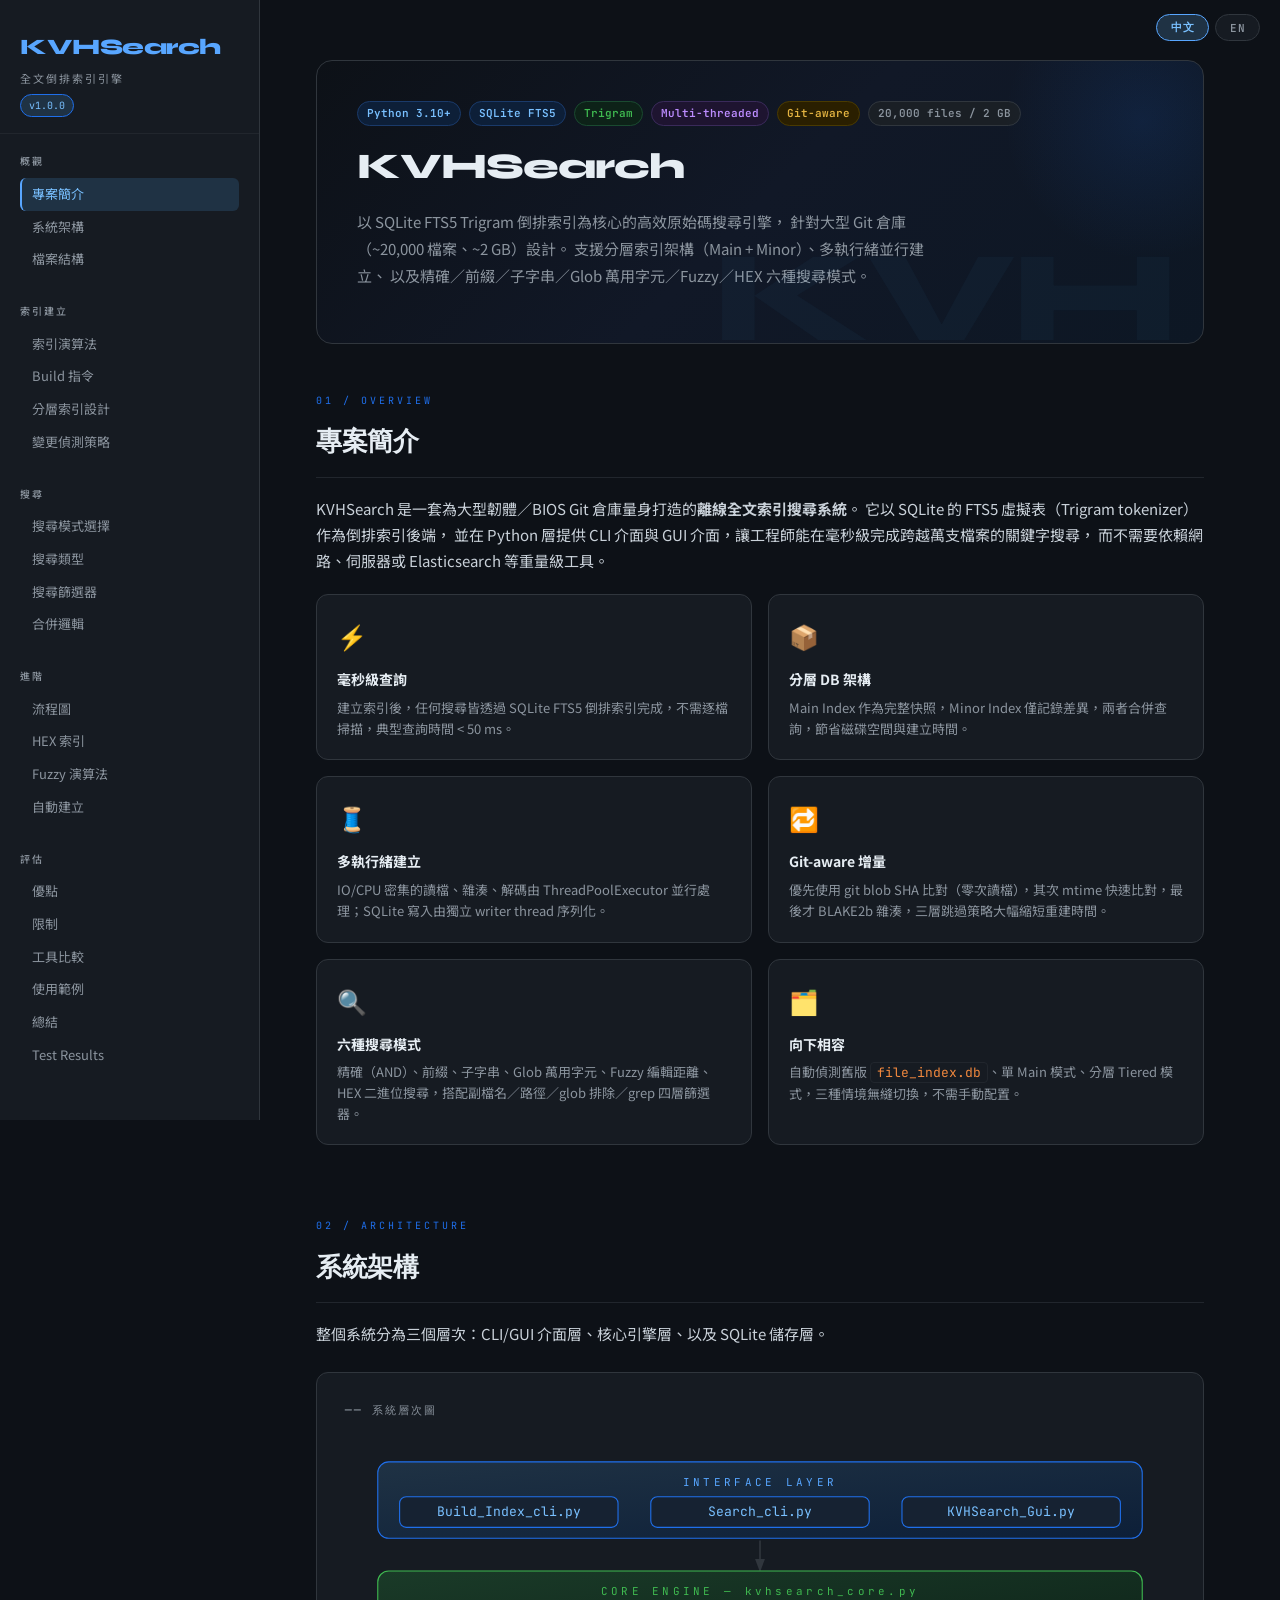
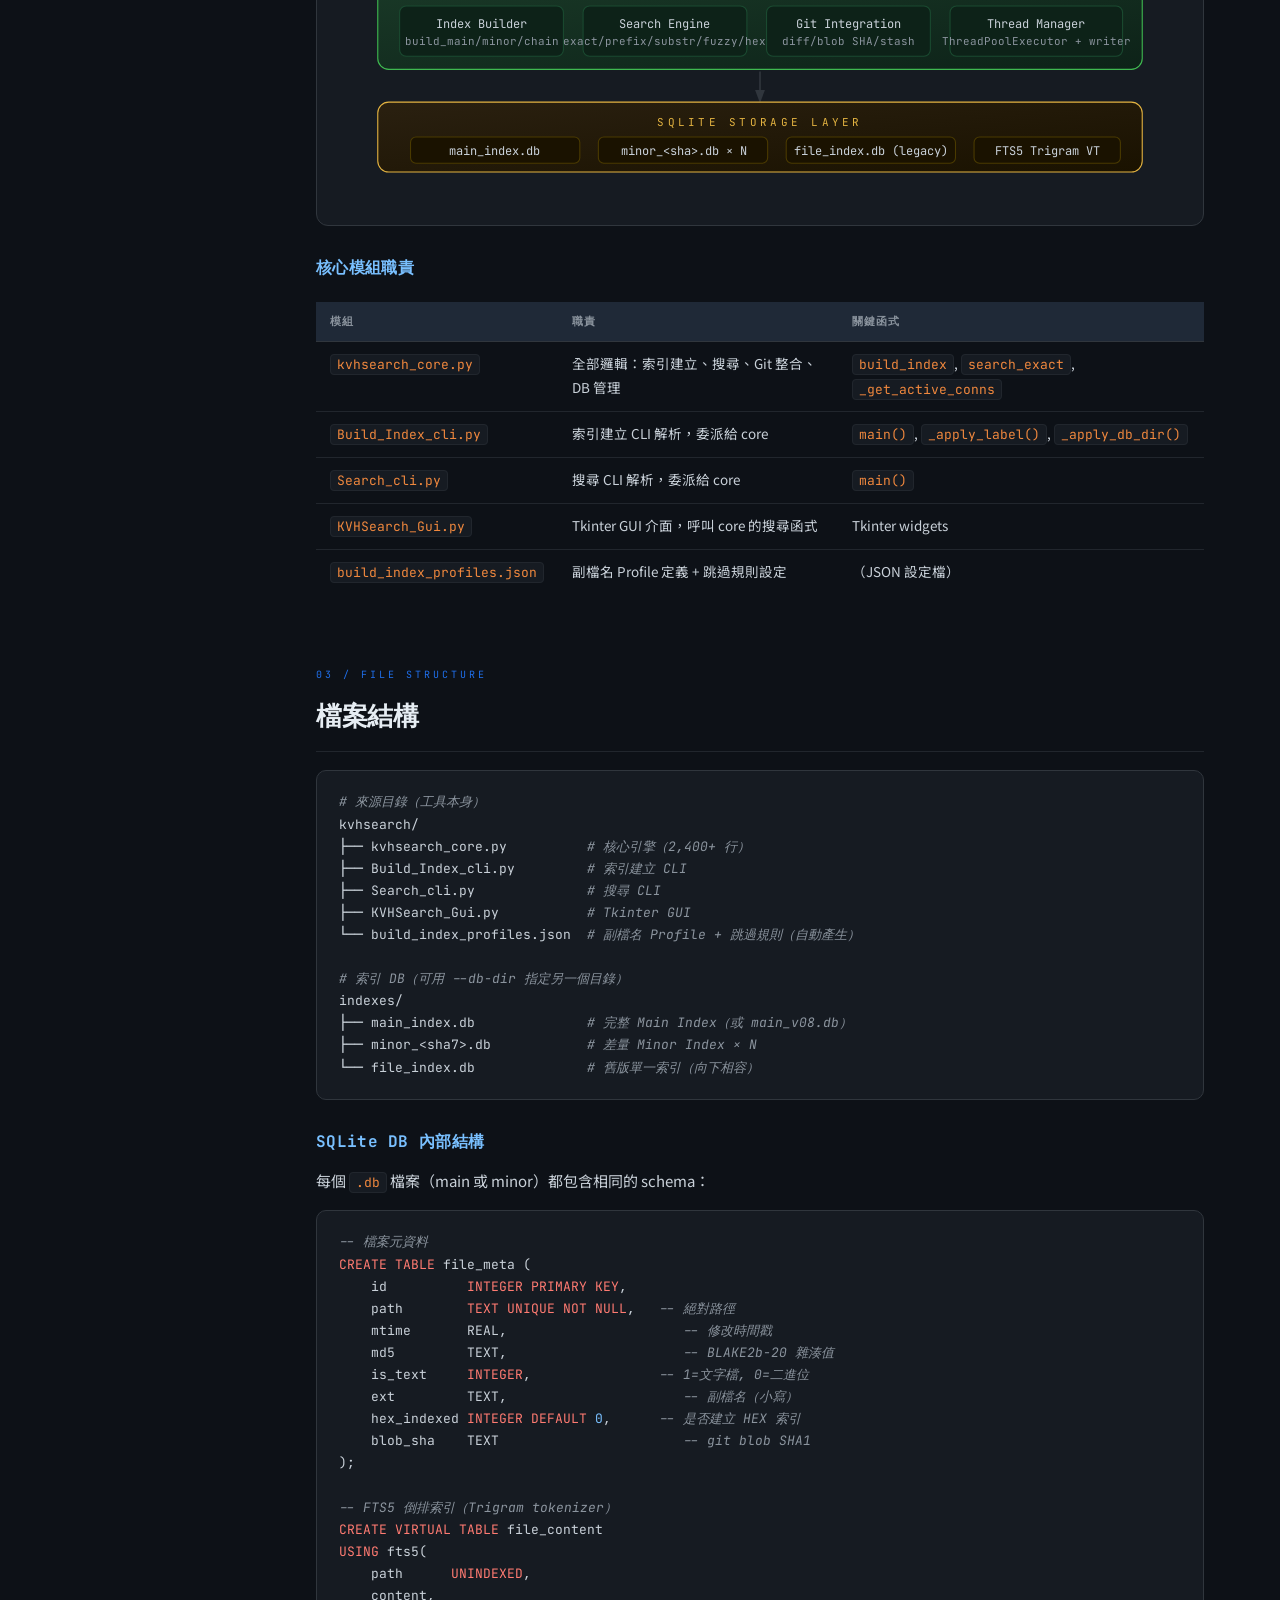
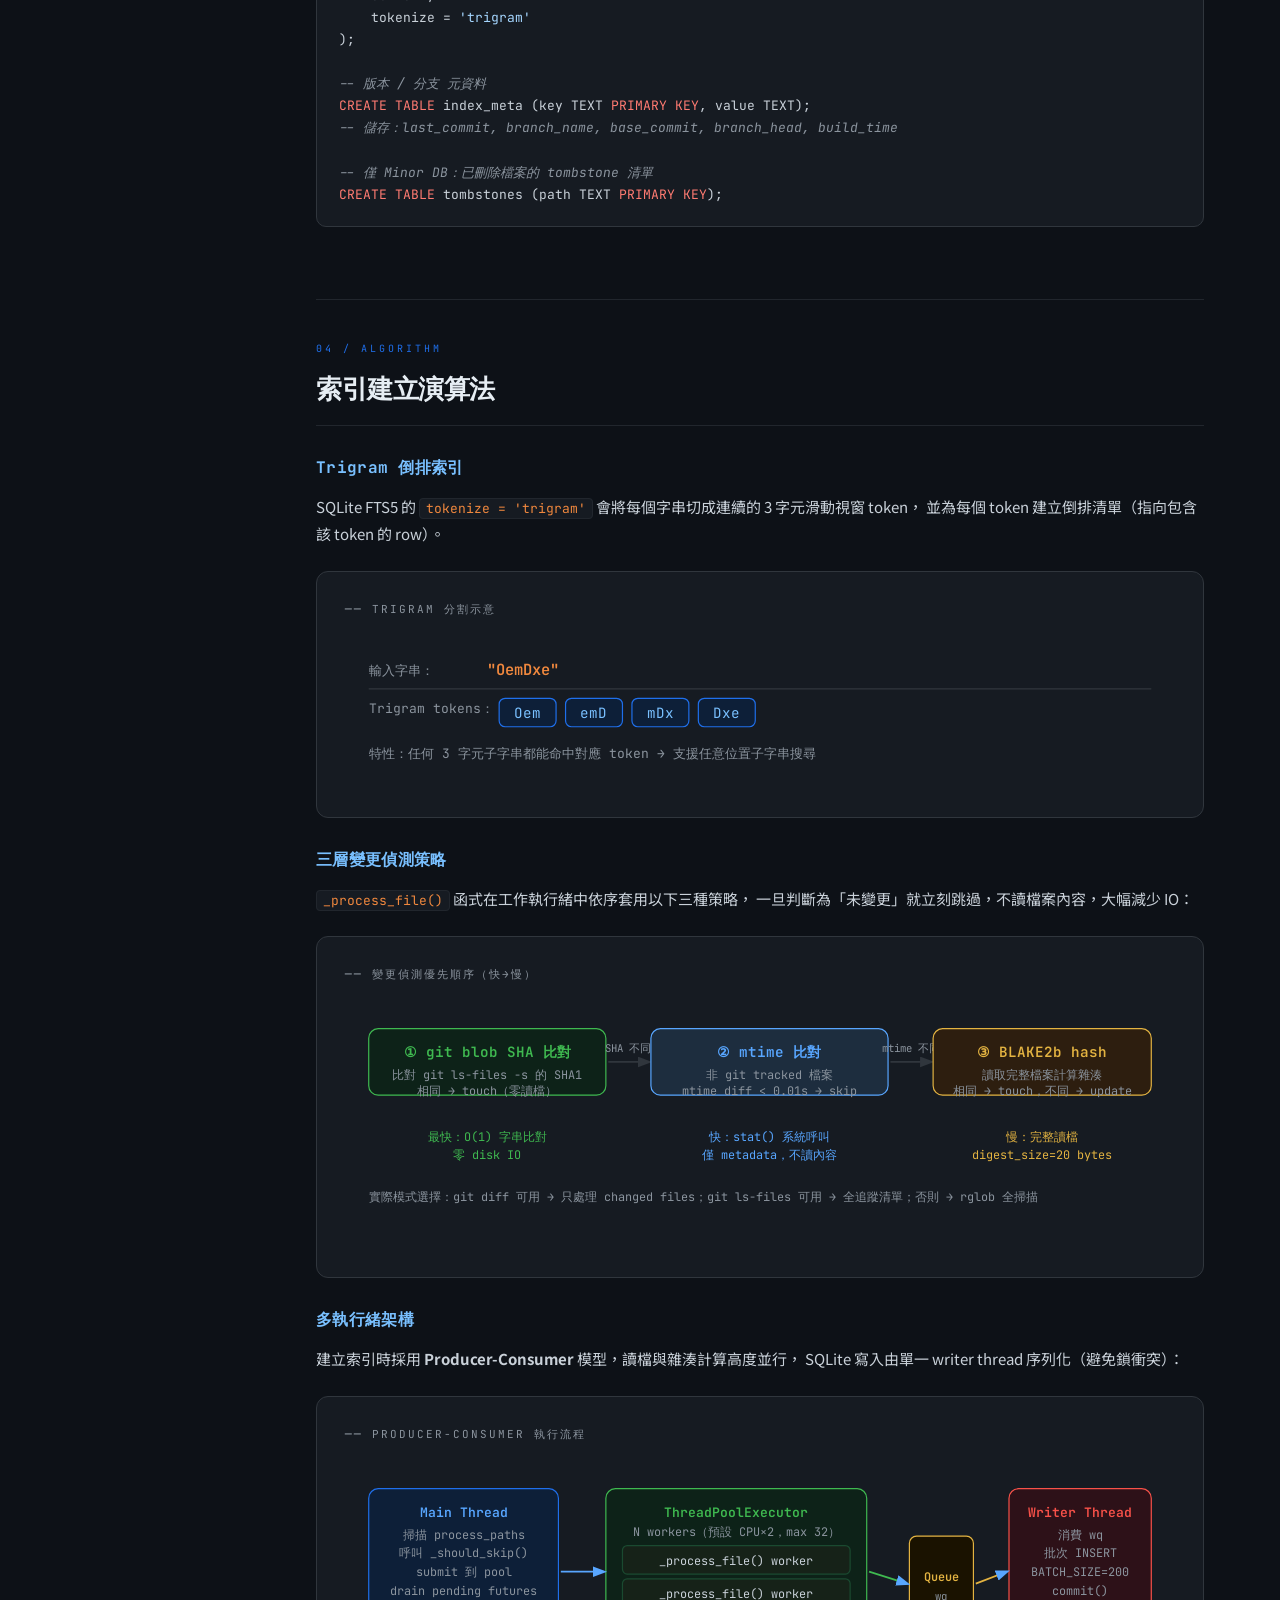
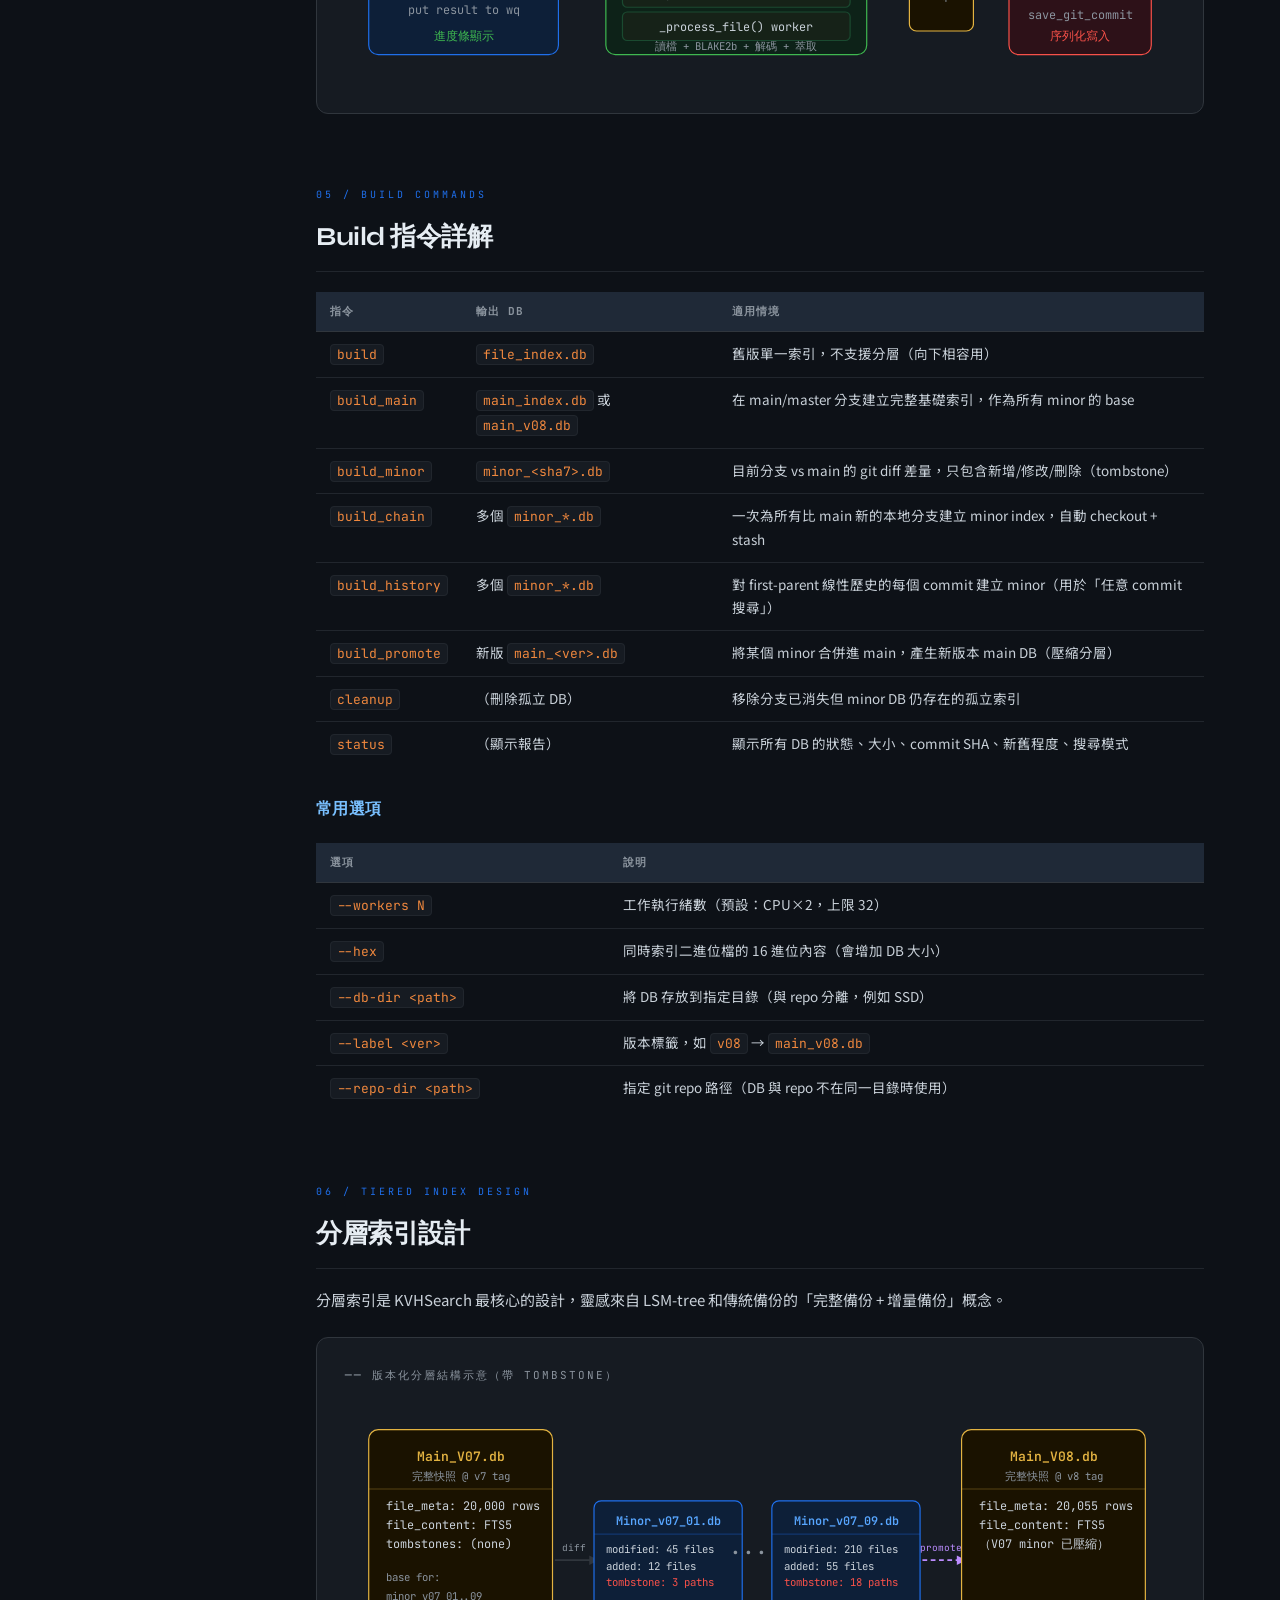
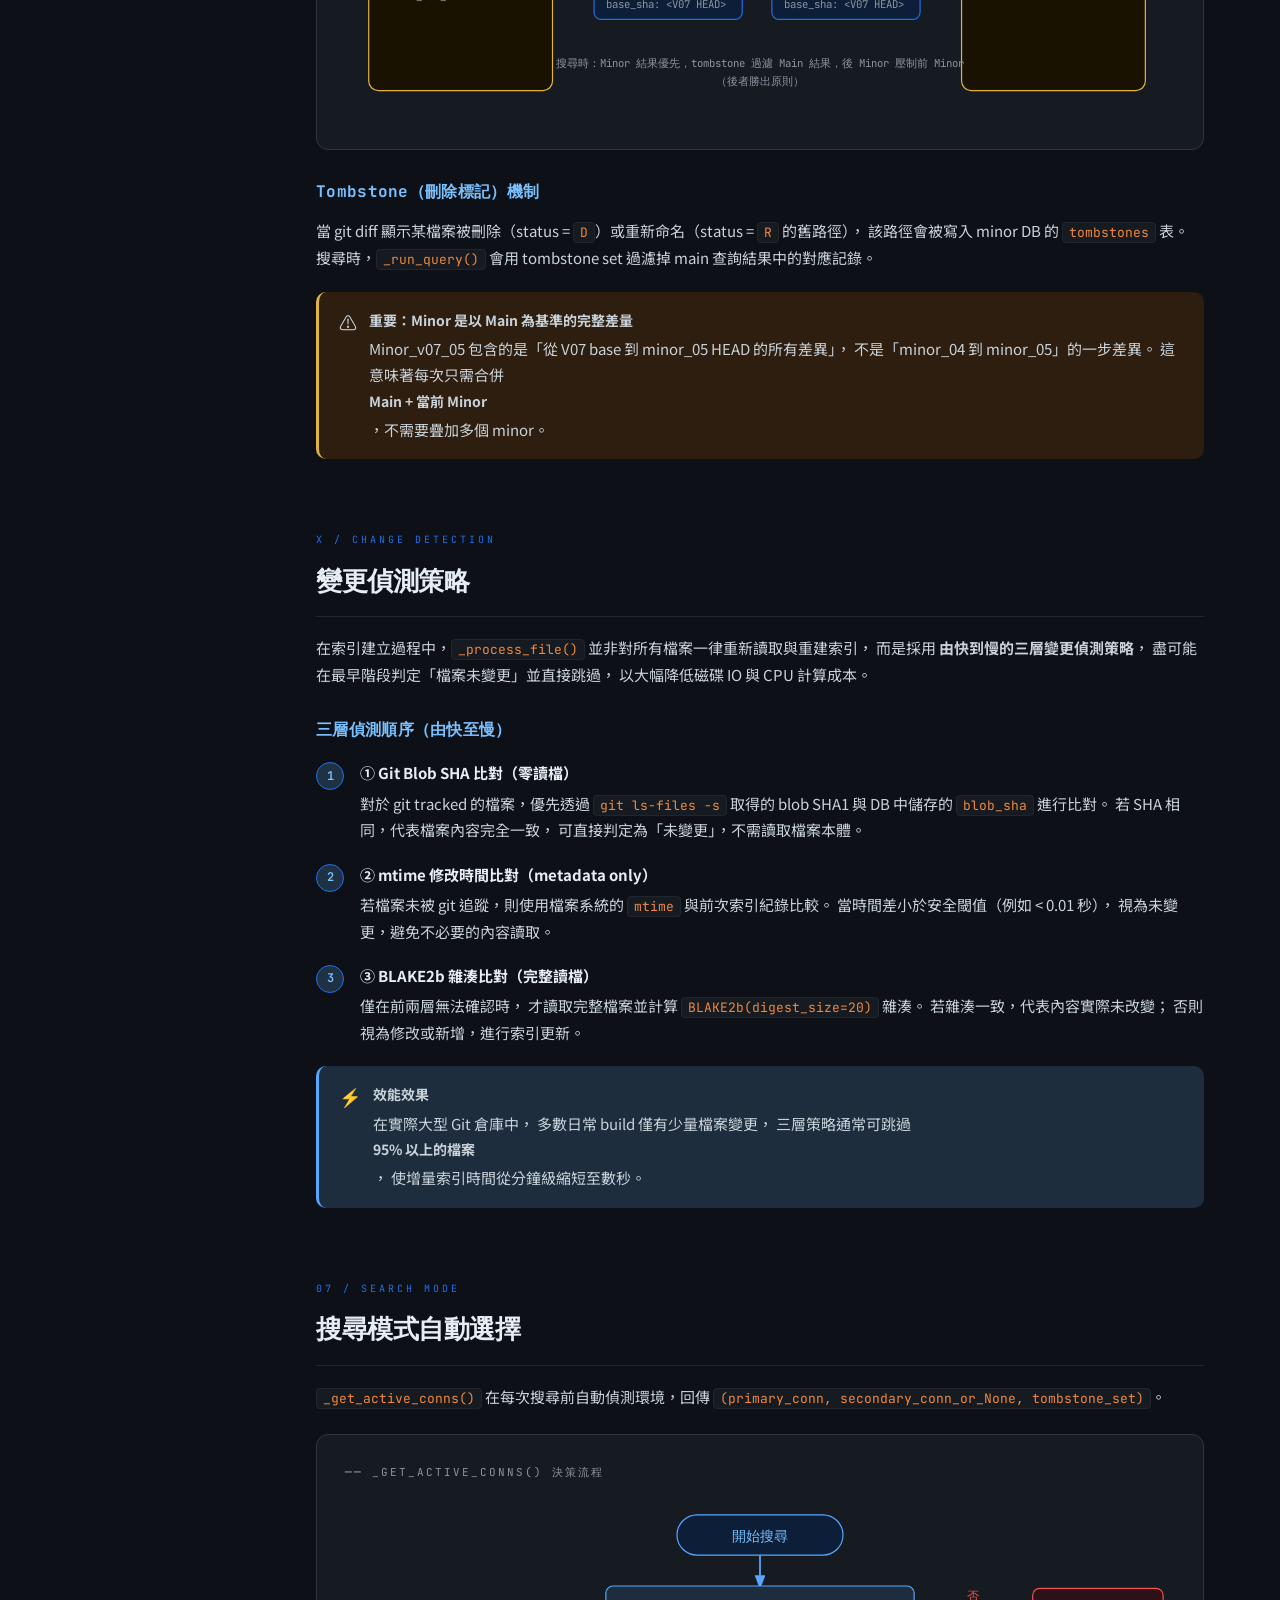
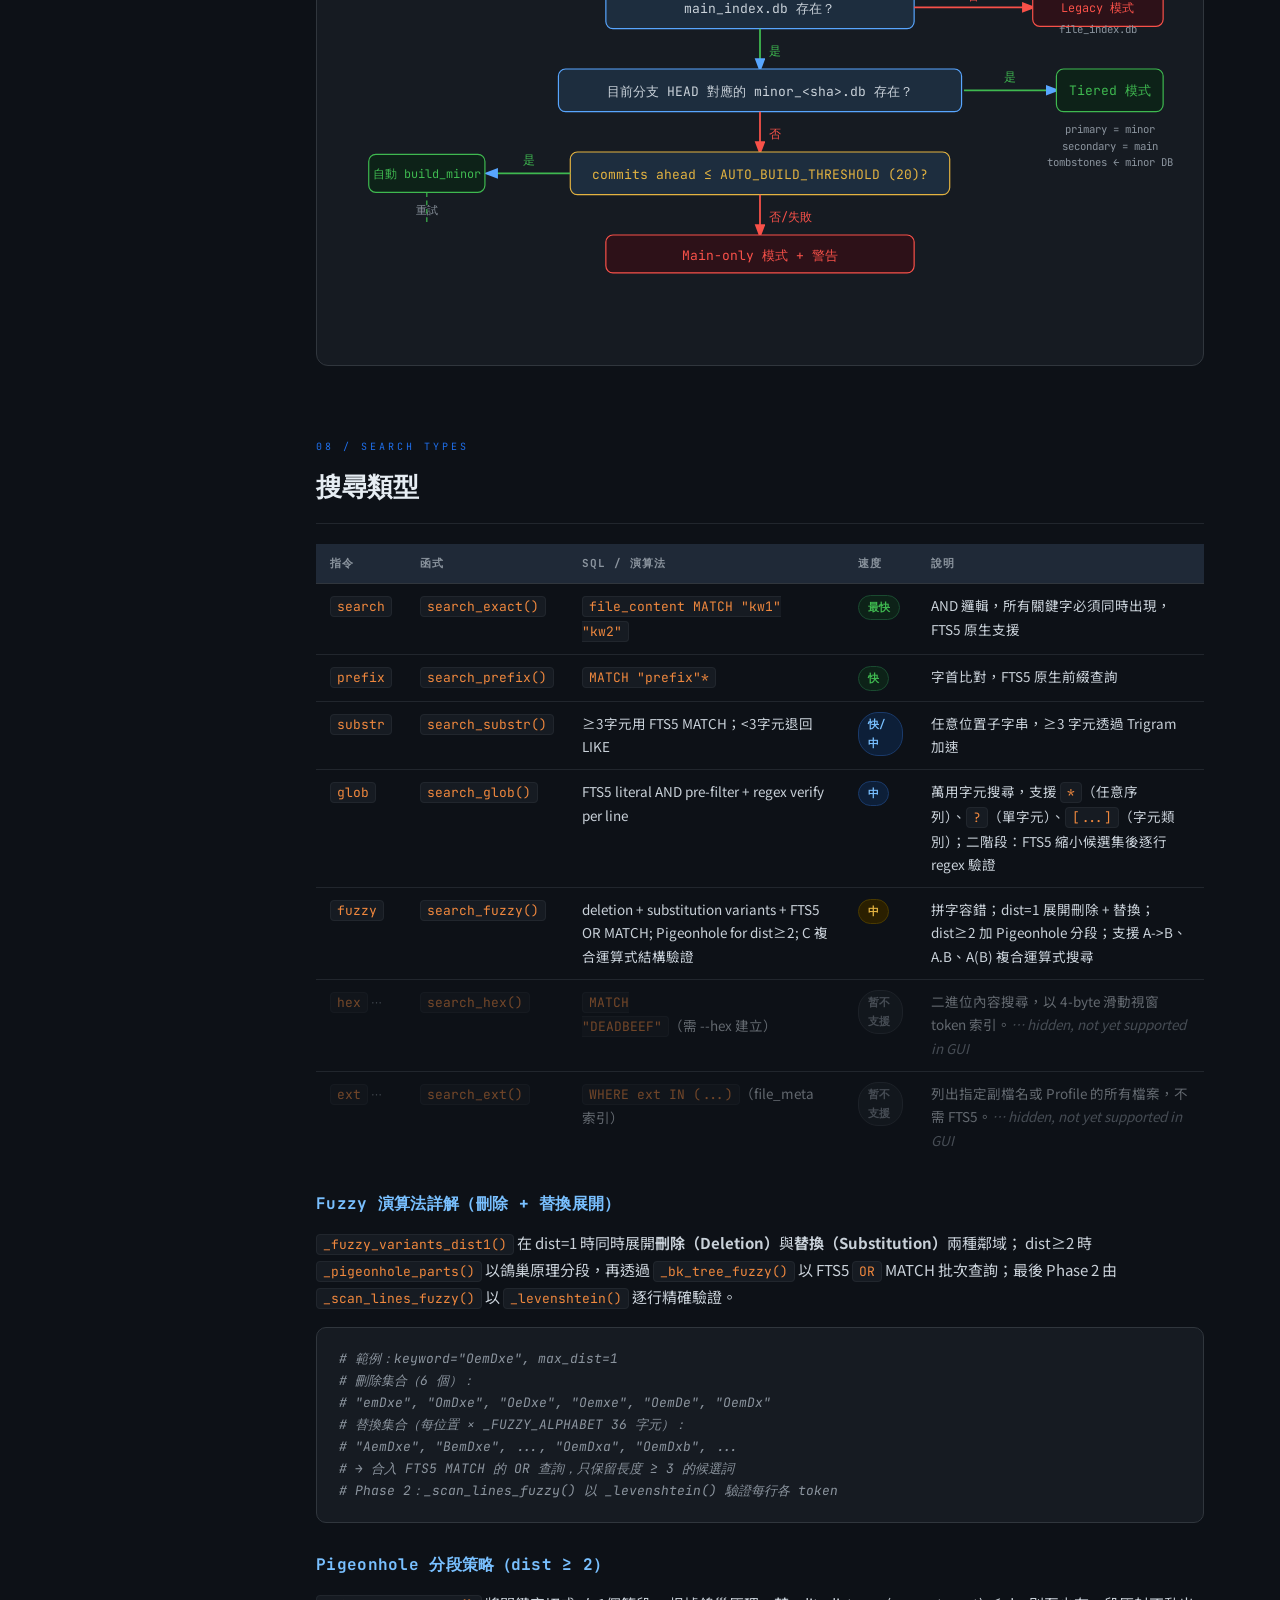
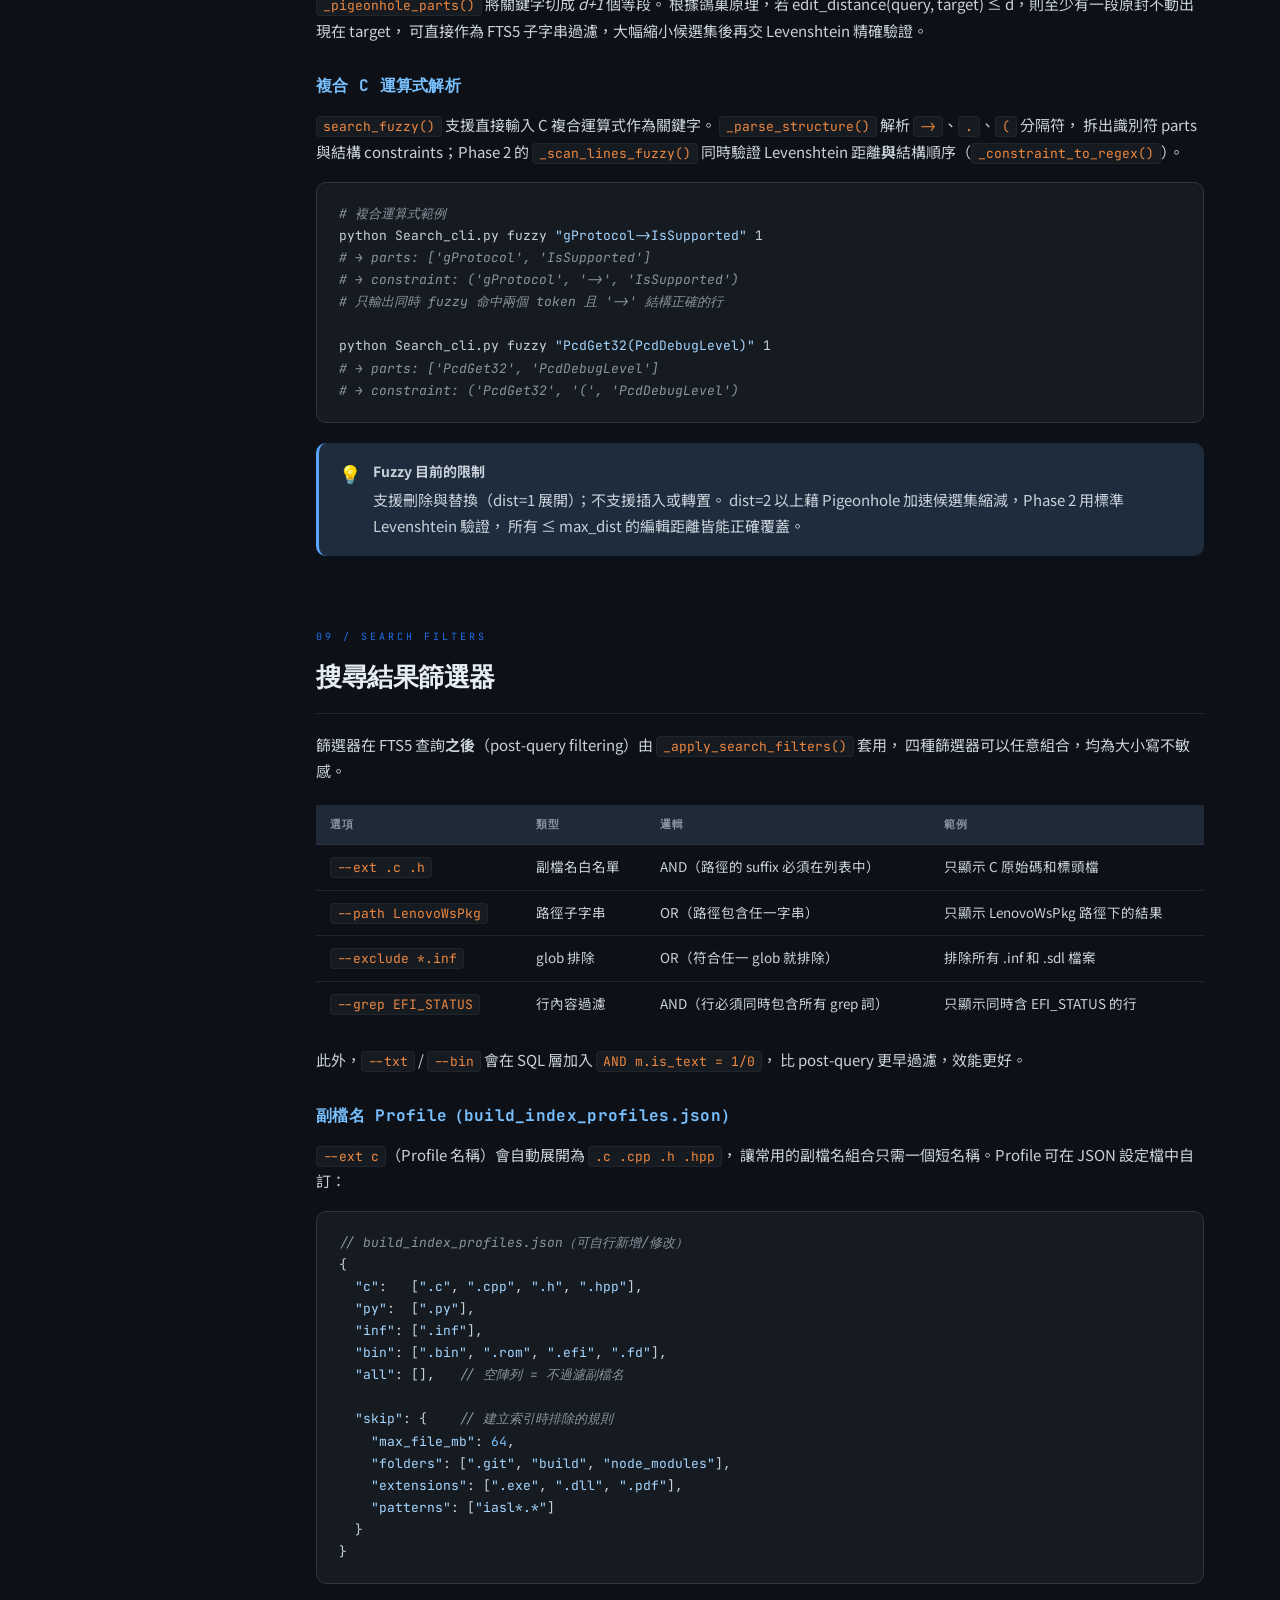
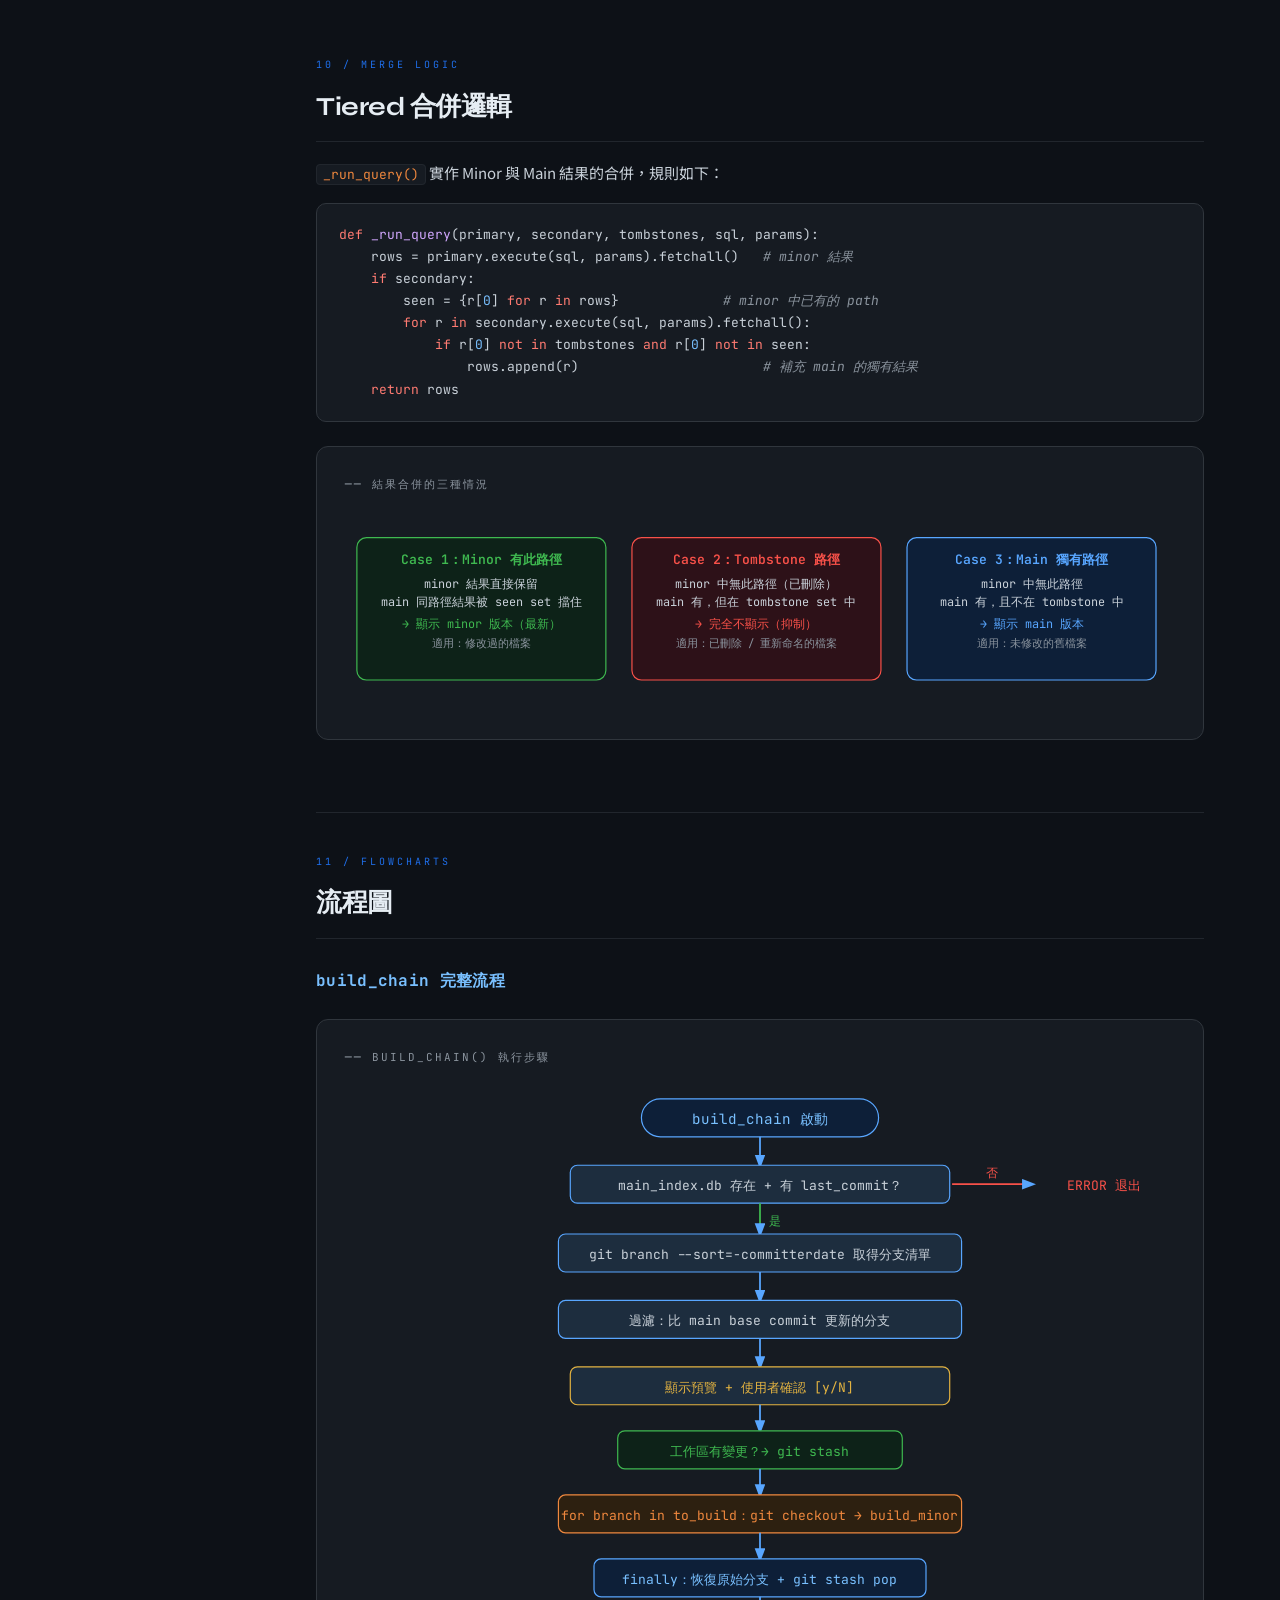
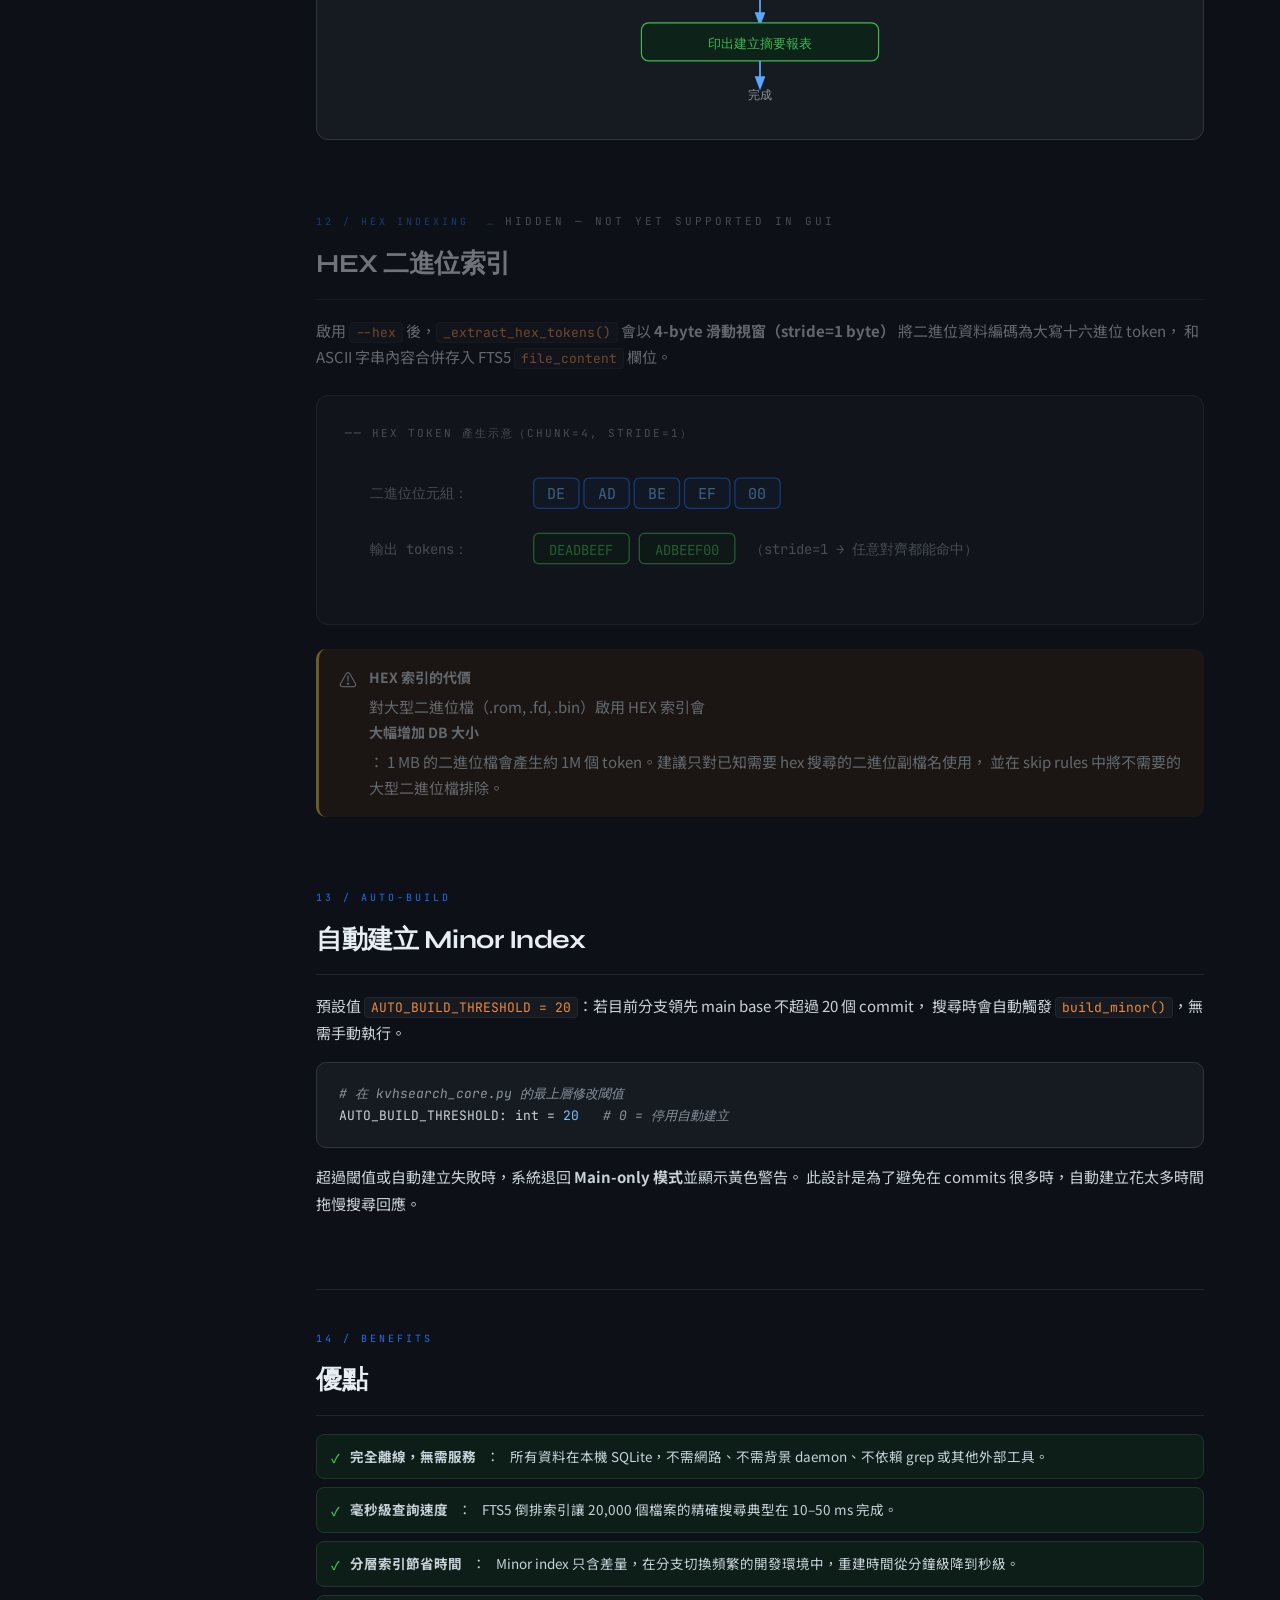
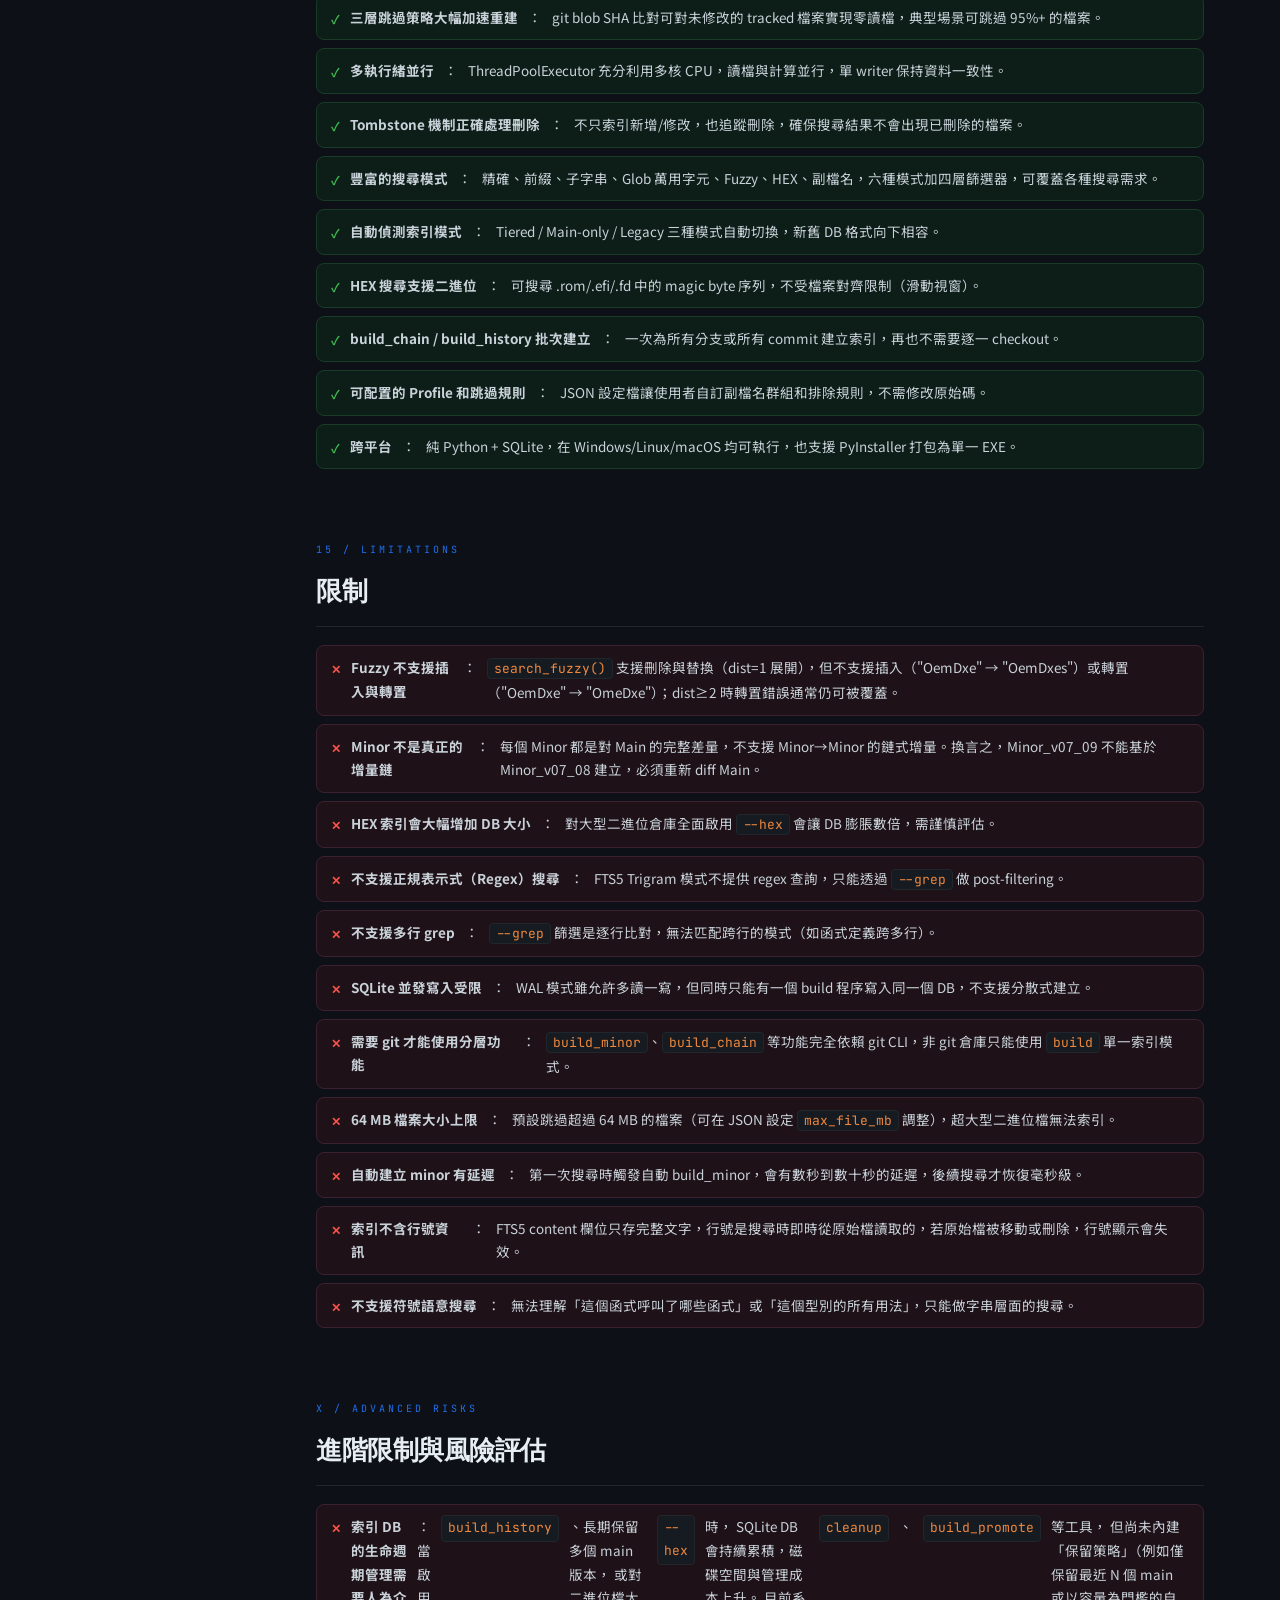
<file: KVHSearh/index.html>
﻿<!DOCTYPE html>
<html lang="zh-Hant">
<head>
<meta charset="UTF-8">
<meta name="viewport" content="width=device-width, initial-scale=1.0">
<title>KVHSearch — 技術文件</title>
<style>
  @import url('https://fonts.googleapis.com/css2?family=Noto+Sans+TC:wght@300;400;500;700&family=JetBrains+Mono:wght@400;600&family=Syne:wght@700;800&display=swap');

  :root {
    --bg:         #0d1117;
    --bg2:        #161b22;
    --bg3:        #1f2937;
    --border:     #30363d;
    --border2:    #21262d;
    --accent:     #58a6ff;
    --accent2:    #1f6feb;
    --accent3:    #79c0ff;
    --green:      #3fb950;
    --yellow:     #e3b341;
    --red:        #f85149;
    --orange:     #f0883e;
    --purple:     #bc8cff;
    --text:       #e6edf3;
    --text2:      #8b949e;
    --text3:      #c9d1d9;
    --code-bg:    #161b22;
    --tag-bg:     #1f3244;
  }

  *, *::before, *::after { box-sizing: border-box; margin: 0; padding: 0; }

  html { scroll-behavior: smooth; overflow-x: hidden; }

  body {
    font-family: 'Noto Sans TC', sans-serif;
    background: var(--bg);
    color: var(--text3);
    font-size: 15px;
    line-height: 1.75;
    display: flex;
  }

  /* ── Sidebar ── */
  #sidebar {
    width: 260px;
    min-height: 100vh;
    background: var(--bg2);
    border-right: 1px solid var(--border);
    position: fixed;
    top: 0; left: 0;
    overflow-y: auto;
    z-index: 100;
    padding-bottom: 40px;
  }

  .sidebar-logo {
    padding: 28px 20px 16px;
    border-bottom: 1px solid var(--border2);
  }

  .sidebar-logo .logo-name {
    font-family: 'Syne', sans-serif;
    font-size: 22px;
    font-weight: 800;
    color: var(--accent);
    letter-spacing: -0.5px;
  }

  .sidebar-logo .logo-sub {
    font-size: 11px;
    color: var(--text2);
    letter-spacing: 2px;
    text-transform: uppercase;
    margin-top: 2px;
  }

  .sidebar-logo .version-badge {
    display: inline-block;
    background: var(--tag-bg);
    color: var(--accent3);
    font-size: 10px;
    padding: 2px 8px;
    border-radius: 20px;
    margin-top: 6px;
    font-family: 'JetBrains Mono', monospace;
    border: 1px solid var(--accent2);
  }

  .nav-section { padding: 18px 20px 8px; }

  .nav-section-title {
    font-size: 10px;
    letter-spacing: 2px;
    text-transform: uppercase;
    color: var(--text2);
    font-weight: 500;
    margin-bottom: 8px;
  }

  .nav-section a {
    display: block;
    padding: 5px 10px;
    color: var(--text2);
    text-decoration: none;
    font-size: 13px;
    border-radius: 6px;
    transition: all 0.15s;
    border-left: 2px solid transparent;
  }

  .nav-section a:hover {
    color: var(--text);
    background: var(--bg3);
    border-left-color: var(--accent2);
  }

  .nav-section a.active {
    color: var(--accent3);
    background: var(--tag-bg);
    border-left-color: var(--accent);
  }

  /* ── Main content ── */
  #main {
    margin-left: 260px;
    flex: 1;
    min-width: 0;
    max-width: 1000px;
    overflow-x: hidden;
    padding: 60px 56px;
  }

  /* ── Section headers ── */
  .section {
    margin-bottom: 72px;
    scroll-margin-top: 32px;
  }

  .section-eyebrow {
    font-size: 10px;
    letter-spacing: 3px;
    text-transform: uppercase;
    color: var(--accent2);
    margin-bottom: 10px;
    font-family: 'JetBrains Mono', monospace;
  }

  h1 {
    font-family: 'Syne', sans-serif;
    font-size: 36px;
    font-weight: 800;
    color: var(--text);
    line-height: 1.15;
    margin-bottom: 20px;
    letter-spacing: -1px;
  }

  h2 {
    font-family: 'Syne', sans-serif;
    font-size: 26px;
    font-weight: 700;
    color: var(--text);
    margin-bottom: 18px;
    padding-bottom: 12px;
    border-bottom: 1px solid var(--border2);
    letter-spacing: -0.5px;
  }

  h3 {
    font-size: 16px;
    font-weight: 700;
    color: var(--accent3);
    margin: 28px 0 12px;
    font-family: 'JetBrains Mono', monospace;
    letter-spacing: 0.3px;
  }

  h4 {
    font-size: 14px;
    font-weight: 600;
    color: var(--text);
    margin: 20px 0 8px;
  }

  p { color: var(--text3); margin-bottom: 14px; }

  /* ── Code ── */
  code {
    font-family: 'JetBrains Mono', monospace;
    background: var(--code-bg);
    border: 1px solid var(--border2);
    color: var(--orange);
    font-size: 13px;
    padding: 1px 6px;
    border-radius: 4px;
  }

  pre {
    background: var(--code-bg);
    border: 1px solid var(--border);
    border-radius: 10px;
    padding: 20px 22px;
    overflow-x: auto;
    margin: 16px 0;
    font-family: 'JetBrains Mono', monospace;
    font-size: 13px;
    line-height: 1.7;
    position: relative;
  }

  pre code {
    background: none;
    border: none;
    color: var(--text3);
    padding: 0;
    font-size: inherit;
  }

  .pre-label {
    position: absolute;
    top: 10px; right: 14px;
    font-size: 10px;
    color: var(--text2);
    font-family: 'JetBrains Mono', monospace;
    letter-spacing: 1px;
    text-transform: uppercase;
  }

  /* Syntax colours */
  .kw { color: #ff7b72; }
  .fn { color: #d2a8ff; }
  .st { color: #a5d6ff; }
  .cm { color: #8b949e; font-style: italic; }
  .nu { color: #79c0ff; }
  .op { color: var(--text2); }

  /* ── Callout boxes ── */
  .callout {
    border-radius: 10px;
    padding: 16px 20px;
    margin: 20px 0;
    border-left: 3px solid;
    display: flex;
    gap: 12px;
  }

  .callout .icon { font-size: 18px; flex-shrink: 0; line-height: 1.6; }
  .callout .body { flex: 1; }
  .callout .body strong { display: block; margin-bottom: 4px; font-size: 14px; }

  .callout.info   { background: #1d2d3e; border-color: var(--accent);  }
  .callout.warn   { background: #2d1e0f; border-color: var(--yellow);  }
  .callout.danger { background: #2d1118; border-color: var(--red);     }
  .callout.tip    { background: #0d2218; border-color: var(--green);   }

  /* ── Tables ── */
  table {
    width: 100%;
    border-collapse: collapse;
    margin: 20px 0;
    font-size: 13.5px;
  }

  thead tr { background: var(--bg3); }

  th {
    padding: 10px 14px;
    text-align: left;
    font-size: 11px;
    letter-spacing: 1px;
    text-transform: uppercase;
    color: var(--text2);
    border-bottom: 1px solid var(--border);
    font-family: 'JetBrains Mono', monospace;
  }

  td {
    padding: 10px 14px;
    border-bottom: 1px solid var(--border2);
    vertical-align: top;
    color: var(--text3);
  }

  tr:last-child td { border-bottom: none; }

  tbody tr:hover { background: #1a2030; }

  /* ── Badges ── */
  .badge {
    display: inline-block;
    font-size: 11px;
    padding: 2px 9px;
    border-radius: 20px;
    font-family: 'JetBrains Mono', monospace;
    font-weight: 600;
  }

  .badge.green  { background: #0d2218; color: var(--green);  border: 1px solid #1a4a30; }
  .badge.blue   { background: #0d1f38; color: var(--accent3); border: 1px solid #1a3a6a; }
  .badge.yellow { background: #2a1f00; color: var(--yellow); border: 1px solid #4a3a00; }
  .badge.red    { background: #2d1118; color: var(--red);    border: 1px solid #5a2030; }
  .badge.purple { background: #1e1430; color: var(--purple); border: 1px solid #3a2a5a; }
  .badge.gray   { background: #1a1f25; color: var(--text2);  border: 1px solid var(--border); }

  /* ── Grid cards ── */
  .card-grid {
    display: grid;
    grid-template-columns: repeat(2, 1fr);
    gap: 16px;
    margin: 20px 0;
  }

  .card {
    background: var(--bg2);
    border: 1px solid var(--border);
    border-radius: 12px;
    padding: 20px;
    transition: border-color 0.2s;
  }

  .card:hover { border-color: var(--accent2); }

  .card .card-icon { font-size: 24px; margin-bottom: 10px; }
  .card .card-title { font-weight: 700; color: var(--text); margin-bottom: 6px; font-size: 14px; }
  .card .card-desc { font-size: 13px; color: var(--text2); line-height: 1.6; }

  /* ── SVG diagrams ── */
  .diagram-wrap {
    background: var(--bg2);
    border: 1px solid var(--border);
    border-radius: 12px;
    padding: 28px;
    margin: 24px 0;
    overflow-x: auto;
  }

  .diagram-title {
    font-size: 11px;
    letter-spacing: 2px;
    text-transform: uppercase;
    color: var(--text2);
    margin-bottom: 20px;
    font-family: 'JetBrains Mono', monospace;
  }

  /* ── Step list ── */
  .step-list { counter-reset: steps; margin: 16px 0; }

  .step {
    counter-increment: steps;
    display: flex;
    gap: 16px;
    margin-bottom: 18px;
    align-items: flex-start;
  }

  .step::before {
    content: counter(steps);
    min-width: 28px;
    height: 28px;
    background: var(--tag-bg);
    color: var(--accent3);
    border: 1px solid var(--accent2);
    border-radius: 50%;
    display: flex;
    align-items: center;
    justify-content: center;
    font-size: 12px;
    font-family: 'JetBrains Mono', monospace;
    font-weight: 600;
    flex-shrink: 0;
    margin-top: 2px;
  }

  .step-body { flex: 1; }
  .step-body strong { color: var(--text); display: block; margin-bottom: 4px; }

  /* ── Limit / benefit list ── */
  .limit-list, .benefit-list { list-style: none; margin: 16px 0; }

  .limit-list li, .benefit-list li {
    padding: 10px 14px;
    margin-bottom: 8px;
    border-radius: 8px;
    font-size: 13.5px;
    display: flex;
    align-items: flex-start;
    gap: 10px;
  }

  .limit-list li   { background: #1e1218; border: 1px solid #3d2030; color: var(--text3); }
  .benefit-list li { background: #0d1e18; border: 1px solid #1a3a28; color: var(--text3); }

  .limit-list li::before   { content: "✕"; color: var(--red);   font-weight: 700; font-size: 12px; flex-shrink: 0; margin-top: 2px; }
  .benefit-list li::before { content: "✓"; color: var(--green); font-weight: 700; font-size: 12px; flex-shrink: 0; margin-top: 2px; }

  /* ── Header hero ── */
  .hero {
    background: linear-gradient(135deg, #0d1117 0%, #111827 50%, #0d1724 100%);
    border: 1px solid var(--border);
    border-radius: 16px;
    padding: 40px;
    margin-bottom: 48px;
    position: relative;
    overflow: hidden;
  }

  .hero::before {
    content: '';
    position: absolute;
    top: -80px; right: -80px;
    width: 280px; height: 280px;
    background: radial-gradient(circle, rgba(31,111,235,0.12) 0%, transparent 70%);
    border-radius: 50%;
  }

  .hero::after {
    content: 'KVH';
    position: absolute;
    bottom: -20px; right: 30px;
    font-family: 'Syne', sans-serif;
    font-size: 130px;
    font-weight: 800;
    color: rgba(88,166,255,0.04);
    line-height: 1;
    user-select: none;
    letter-spacing: -5px;
  }

  .hero-tags { display: flex; flex-wrap: wrap; gap: 8px; margin-bottom: 20px; }

  .hero-desc {
    font-size: 15px;
    color: var(--text2);
    max-width: 580px;
    line-height: 1.8;
  }

  /* ── Divider ── */
  .divider {
    border: none;
    border-top: 1px solid var(--border2);
    margin: 40px 0;
  }

  /* ── Scrollbar ── */
  ::-webkit-scrollbar { width: 6px; height: 6px; }
  ::-webkit-scrollbar-track { background: var(--bg2); }
  ::-webkit-scrollbar-thumb { background: var(--border); border-radius: 3px; }
  ::-webkit-scrollbar-thumb:hover { background: var(--text2); }

  @media (max-width: 860px) {
    #sidebar { display: none; }
    #main { margin-left: 0; padding: 30px 20px; }
    .card-grid { grid-template-columns: 1fr; }
  }

  /* ── Language toggle ── */
  .lang-switch {
    position: fixed;
    top: 14px;
    right: 20px;
    z-index: 300;
    display: flex;
    gap: 6px;
  }
  .lang-switch button {
    background: var(--bg2);
    border: 1px solid var(--border);
    color: var(--text2);
    font-family: 'JetBrains Mono', monospace;
    font-size: 11px;
    font-weight: 600;
    padding: 5px 14px;
    border-radius: 20px;
    cursor: pointer;
    transition: all 0.15s;
    letter-spacing: 0.5px;
  }
  .lang-switch button:hover  { border-color: var(--accent2); color: var(--text); }
  .lang-switch button.active { background: var(--tag-bg); border-color: var(--accent); color: var(--accent3); }

  /* ── Bilingual content ── */
  .en            { display: none; }
  span.en        { display: none; }
  body.lang-en .zh      { display: none; }
  body.lang-en .en      { display: block; }
  body.lang-en span.zh  { display: none; }
  body.lang-en span.en  { display: inline; }
</style>
</head>
<body>

<div class="lang-switch">
  <button id="btn-zh" class="active" onclick="setLang('zh')">中文</button>
  <button id="btn-en" onclick="setLang('en')">EN</button>
</div>

<!-- ════════════════════════════════ SIDEBAR ════════════════════════════════ -->
<nav id="sidebar">
  <div class="sidebar-logo">
    <div class="logo-name">KVHSearch</div>
    <div class="logo-sub"><span class="zh">全文倒排索引引擎</span><span class="en">Full-text Trigram Search</span></div>
    <div class="version-badge">v1.0.0</div>
  </div>

  <div class="nav-section">
    <div class="nav-section-title"><span class="zh">概觀</span><span class="en">Overview</span></div>
    <a href="#overview"><span class="zh">專案簡介</span><span class="en">Project Overview</span></a>
    <a href="#architecture"><span class="zh">系統架構</span><span class="en">Architecture</span></a>
    <a href="#files"><span class="zh">檔案結構</span><span class="en">File Structure</span></a>
  </div>

  <div class="nav-section">
    <div class="nav-section-title"><span class="zh">索引建立</span><span class="en">Index Build</span></div>
    <a href="#build-algo"><span class="zh">索引演算法</span><span class="en">Algorithm</span></a>
    <a href="#build-cmd"><span class="zh">Build 指令</span><span class="en">Build Commands</span></a>
    <a href="#tiered-index"><span class="zh">分層索引設計</span><span class="en">Tiered Index</span></a>
    <a href="#change-detect"><span class="zh">變更偵測策略</span><span class="en">Change Detection</span></a>
  </div>

  <div class="nav-section">
    <div class="nav-section-title"><span class="zh">搜尋</span><span class="en">Search</span></div>
    <a href="#search-mode"><span class="zh">搜尋模式選擇</span><span class="en">Search Mode</span></a>
    <a href="#search-types"><span class="zh">搜尋類型</span><span class="en">Search Types</span></a>
    <a href="#search-filters"><span class="zh">搜尋篩選器</span><span class="en">Filters</span></a>
    <a href="#merge-logic"><span class="zh">合併邏輯</span><span class="en">Merge Logic</span></a>
  </div>

  <div class="nav-section">
    <div class="nav-section-title"><span class="zh">進階</span><span class="en">Advanced</span></div>
    <a href="#flowcharts"><span class="zh">流程圖</span><span class="en">Flowcharts</span></a>
    <a href="#hex-index"><span class="zh">HEX 索引</span><span class="en">HEX Index</span></a>
    <a href="#fuzzy"><span class="zh">Fuzzy 演算法</span><span class="en">Fuzzy Algo</span></a>
    <a href="#auto-build"><span class="zh">自動建立</span><span class="en">Auto-build</span></a>
  </div>

  <div class="nav-section">
    <div class="nav-section-title"><span class="zh">評估</span><span class="en">Evaluation</span></div>
    <a href="#benefits"><span class="zh">優點</span><span class="en">Benefits</span></a>
    <a href="#limitations"><span class="zh">限制</span><span class="en">Limitations</span></a>
    <a href="#comparison"><span class="zh">工具比較</span><span class="en">Comparison</span></a>
    <a href="#examples"><span class="zh">使用範例</span><span class="en">Examples</span></a>
    <a href="#summary"><span class="zh">總結</span><span class="en">Summary</span></a>
    <a href="#test-results">Test Results</a>
  </div>
</nav>

<!-- ════════════════════════════════ MAIN ════════════════════════════════ -->
<main id="main">

  <!-- ── Hero ── -->
  <div class="hero">
    <div class="hero-tags">
      <span class="badge blue">Python 3.10+</span>
      <span class="badge blue">SQLite FTS5</span>
      <span class="badge green">Trigram</span>
      <span class="badge purple">Multi-threaded</span>
      <span class="badge yellow">Git-aware</span>
      <span class="badge gray">20,000 files / 2 GB</span>
    </div>
    <h1>KVHSearch</h1>
    <p class="hero-desc">
      以 SQLite FTS5 Trigram 倒排索引為核心的高效原始碼搜尋引擎，
      針對大型 Git 倉庫（~20,000 檔案、~2 GB）設計。
      支援分層索引架構（Main + Minor）、多執行緒並行建立、
      以及精確／前綴／子字串／Glob 萬用字元／Fuzzy／HEX 六種搜尋模式。
    </p>
  </div>

  <!-- ══════════════════════════════════════════════════════════════════════ -->
  <!-- 1. 專案簡介 -->
  <!-- ══════════════════════════════════════════════════════════════════════ -->
  <section class="section" id="overview">
    <div class="section-eyebrow">01 / overview</div>
    <h2><span class="zh">專案簡介</span><span class="en">Project Overview</span></h2>

    <div class="zh"><p>
      KVHSearch 是一套為大型韌體／BIOS Git 倉庫量身打造的<strong>離線全文索引搜尋系統</strong>。
      它以 SQLite 的 FTS5 虛擬表（Trigram tokenizer）作為倒排索引後端，
      並在 Python 層提供 CLI 介面與 GUI 介面，讓工程師能在毫秒級完成跨越萬支檔案的關鍵字搜尋，
      而不需要依賴網路、伺服器或 Elasticsearch 等重量級工具。
    </p></div>
    <div class="en"><p>
      KVHSearch is an <strong>offline full-text trigram search system</strong> purpose-built for large UEFI/BIOS Git repositories.
      It uses SQLite FTS5 (Trigram tokenizer) as the inverted-index backend and exposes both a CLI and a GUI,
      enabling engineers to search across tens of thousands of files in milliseconds—no network, no server, no Elasticsearch required.
    </p></div>

    <div class="card-grid">
      <div class="card">
        <div class="card-icon">⚡</div>
        <div class="card-title"><span class="zh">毫秒級查詢</span><span class="en">Sub-50ms Queries</span></div>
        <div class="card-desc"><span class="zh">建立索引後，任何搜尋皆透過 SQLite FTS5 倒排索引完成，不需逐檔掃描，典型查詢時間 &lt; 50 ms。</span><span class="en">After indexing, all searches run against the FTS5 inverted index—no linear file scan. Typical query time &lt; 50 ms.</span></div>
      </div>
      <div class="card">
        <div class="card-icon">📦</div>
        <div class="card-title"><span class="zh">分層 DB 架構</span><span class="en">Tiered DB Architecture</span></div>
        <div class="card-desc"><span class="zh">Main Index 作為完整快照，Minor Index 僅記錄差異，兩者合併查詢，節省磁碟空間與建立時間。</span><span class="en">Main Index is a full snapshot; Minor Index holds only diffs. Merged at query time—saves disk space and rebuild time.</span></div>
      </div>
      <div class="card">
        <div class="card-icon">🧵</div>
        <div class="card-title"><span class="zh">多執行緒建立</span><span class="en">Multi-threaded Build</span></div>
        <div class="card-desc"><span class="zh">IO/CPU 密集的讀檔、雜湊、解碼由 ThreadPoolExecutor 並行處理；SQLite 寫入由獨立 writer thread 序列化。</span><span class="en">IO/CPU-intensive file reads, hashing, and decoding run in parallel via ThreadPoolExecutor; SQLite writes are serialized by a dedicated writer thread.</span></div>
      </div>
      <div class="card">
        <div class="card-icon">🔁</div>
        <div class="card-title">Git-aware 增量</div>
        <div class="card-desc">優先使用 git blob SHA 比對（零次讀檔），其次 mtime 快速比對，最後才 BLAKE2b 雜湊，三層跳過策略大幅縮短重建時間。</div>
      </div>
      <div class="card">
        <div class="card-icon">🔍</div>
        <div class="card-title"><span class="zh">六種搜尋模式</span><span class="en">Six Search Modes</span></div>
        <div class="card-desc"><span class="zh">精確（AND）、前綴、子字串、Glob 萬用字元、Fuzzy 編輯距離、HEX 二進位搜尋，搭配副檔名／路徑／glob 排除／grep 四層篩選器。</span><span class="en">Exact (AND), prefix, substring, glob wildcard, fuzzy edit-distance, HEX binary—plus four post-query filters: ext, path, exclude, grep.</span></div>
      </div>
      <div class="card">
        <div class="card-icon">🗂️</div>
        <div class="card-title">向下相容</div>
        <div class="card-desc">自動偵測舊版 <code>file_index.db</code>、單 Main 模式、分層 Tiered 模式，三種情境無縫切換，不需手動配置。</div>
      </div>
    </div>
  </section>

  <!-- ══════════════════════════════════════════════════════════════════════ -->
  <!-- 2. 系統架構 -->
  <!-- ══════════════════════════════════════════════════════════════════════ -->
  <section class="section" id="architecture">
    <div class="section-eyebrow">02 / architecture</div>
    <h2><span class="zh">系統架構</span><span class="en">System Architecture</span></h2>

    <div class="zh"><p>整個系統分為三個層次：CLI/GUI 介面層、核心引擎層、以及 SQLite 儲存層。</p></div>
    <div class="en"><p>The system is divided into three layers: the CLI/GUI interface layer, the core engine layer, and the SQLite storage layer.</p></div>

    <div class="diagram-wrap">
      <div class="diagram-title">── 系統層次圖</div>
      <svg viewBox="0 0 760 320" width="100%" xmlns="http://www.w3.org/2000/svg" style="font-family:'JetBrains Mono',monospace;">
        <defs>
          <linearGradient id="g1" x1="0%" y1="0%" x2="100%" y2="100%">
            <stop offset="0%" style="stop-color:#1f3244;stop-opacity:1" />
            <stop offset="100%" style="stop-color:#0d1f38;stop-opacity:1" />
          </linearGradient>
          <linearGradient id="g2" x1="0%" y1="0%" x2="100%" y2="100%">
            <stop offset="0%" style="stop-color:#1a3a28;stop-opacity:1" />
            <stop offset="100%" style="stop-color:#0d2218;stop-opacity:1" />
          </linearGradient>
          <linearGradient id="g3" x1="0%" y1="0%" x2="100%" y2="100%">
            <stop offset="0%" style="stop-color:#2a2010;stop-opacity:1" />
            <stop offset="100%" style="stop-color:#1a1200;stop-opacity:1" />
          </linearGradient>
          <marker id="arr" markerWidth="8" markerHeight="8" refX="6" refY="3" orient="auto">
            <path d="M0,0 L0,6 L8,3 z" fill="#30363d"/>
          </marker>
        </defs>

        <!-- Layer 1: Interface -->
        <rect x="30" y="20" width="700" height="70" rx="10" fill="url(#g1)" stroke="#1f6feb" stroke-width="1"/>
        <text x="380" y="42" fill="#58a6ff" text-anchor="middle" font-size="10" letter-spacing="3">INTERFACE LAYER</text>
        <rect x="50" y="52" width="200" height="28" rx="6" fill="#162232" stroke="#1f6feb" stroke-width="1"/>
        <text x="150" y="70" fill="#79c0ff" text-anchor="middle" font-size="12">Build_Index_cli.py</text>
        <rect x="280" y="52" width="200" height="28" rx="6" fill="#162232" stroke="#1f6feb" stroke-width="1"/>
        <text x="380" y="70" fill="#79c0ff" text-anchor="middle" font-size="12">Search_cli.py</text>
        <rect x="510" y="52" width="200" height="28" rx="6" fill="#162232" stroke="#1f6feb" stroke-width="1"/>
        <text x="610" y="70" fill="#79c0ff" text-anchor="middle" font-size="12">KVHSearch_Gui.py</text>

        <!-- Arrow down -->
        <line x1="380" y1="92" x2="380" y2="118" stroke="#30363d" stroke-width="1.5" marker-end="url(#arr)"/>

        <!-- Layer 2: Core Engine -->
        <rect x="30" y="120" width="700" height="90" rx="10" fill="url(#g2)" stroke="#3fb950" stroke-width="1"/>
        <text x="380" y="142" fill="#3fb950" text-anchor="middle" font-size="10" letter-spacing="3">CORE ENGINE — kvhsearch_core.py</text>

        <rect x="50" y="152" width="150" height="46" rx="6" fill="#0d2218" stroke="#1a4a30" stroke-width="1"/>
        <text x="125" y="172" fill="#c9d1d9" text-anchor="middle" font-size="11">Index Builder</text>
        <text x="125" y="188" fill="#8b949e" text-anchor="middle" font-size="10">build_main/minor/chain</text>

        <rect x="218" y="152" width="150" height="46" rx="6" fill="#0d2218" stroke="#1a4a30" stroke-width="1"/>
        <text x="293" y="172" fill="#c9d1d9" text-anchor="middle" font-size="11">Search Engine</text>
        <text x="293" y="188" fill="#8b949e" text-anchor="middle" font-size="10">exact/prefix/substr/fuzzy/hex</text>

        <rect x="386" y="152" width="150" height="46" rx="6" fill="#0d2218" stroke="#1a4a30" stroke-width="1"/>
        <text x="461" y="172" fill="#c9d1d9" text-anchor="middle" font-size="11">Git Integration</text>
        <text x="461" y="188" fill="#8b949e" text-anchor="middle" font-size="10">diff/blob SHA/stash</text>

        <rect x="554" y="152" width="158" height="46" rx="6" fill="#0d2218" stroke="#1a4a30" stroke-width="1"/>
        <text x="633" y="172" fill="#c9d1d9" text-anchor="middle" font-size="11">Thread Manager</text>
        <text x="633" y="188" fill="#8b949e" text-anchor="middle" font-size="10">ThreadPoolExecutor + writer</text>

        <!-- Arrow down -->
        <line x1="380" y1="212" x2="380" y2="238" stroke="#30363d" stroke-width="1.5" marker-end="url(#arr)"/>

        <!-- Layer 3: Storage -->
        <rect x="30" y="240" width="700" height="64" rx="10" fill="url(#g3)" stroke="#e3b341" stroke-width="1"/>
        <text x="380" y="262" fill="#e3b341" text-anchor="middle" font-size="10" letter-spacing="3">SQLITE STORAGE LAYER</text>

        <rect x="60" y="272" width="155" height="24" rx="5" fill="#1a1200" stroke="#4a3a00" stroke-width="1"/>
        <text x="137" y="288" fill="#c9d1d9" text-anchor="middle" font-size="11">main_index.db</text>

        <rect x="232" y="272" width="155" height="24" rx="5" fill="#1a1200" stroke="#4a3a00" stroke-width="1"/>
        <text x="310" y="288" fill="#c9d1d9" text-anchor="middle" font-size="11">minor_&lt;sha&gt;.db × N</text>

        <rect x="404" y="272" width="155" height="24" rx="5" fill="#1a1200" stroke="#4a3a00" stroke-width="1"/>
        <text x="482" y="288" fill="#c9d1d9" text-anchor="middle" font-size="11">file_index.db (legacy)</text>

        <rect x="576" y="272" width="134" height="24" rx="5" fill="#1a1200" stroke="#4a3a00" stroke-width="1"/>
        <text x="643" y="288" fill="#c9d1d9" text-anchor="middle" font-size="11">FTS5 Trigram VT</text>
      </svg>
    </div>

    <h3><span class="zh">核心模組職責</span><span class="en">Core Module Responsibilities</span></h3>
    <table>
      <thead>
        <tr><th><span class="zh">模組</span><span class="en">Module</span></th><th><span class="zh">職責</span><span class="en">Responsibility</span></th><th><span class="zh">關鍵函式</span><span class="en">Key Functions</span></th></tr>
      </thead>
      <tbody>
        <tr><td><code>kvhsearch_core.py</code></td><td><span class="zh">全部邏輯：索引建立、搜尋、Git 整合、DB 管理</span><span class="en">All logic: index build, search, Git integration, DB management</span></td><td><code>build_index</code>, <code>search_exact</code>, <code>_get_active_conns</code></td></tr>
        <tr><td><code>Build_Index_cli.py</code></td><td><span class="zh">索引建立 CLI 解析，委派給 core</span><span class="en">Index-build CLI parser, delegates to core</span></td><td><code>main()</code>, <code>_apply_label()</code>, <code>_apply_db_dir()</code></td></tr>
        <tr><td><code>Search_cli.py</code></td><td><span class="zh">搜尋 CLI 解析，委派給 core</span><span class="en">Search CLI parser, delegates to core</span></td><td><code>main()</code></td></tr>
        <tr><td><code>KVHSearch_Gui.py</code></td><td><span class="zh">Tkinter GUI 介面，呼叫 core 的搜尋函式</span><span class="en">Tkinter GUI interface, calls core search functions</span></td><td>Tkinter widgets</td></tr>
        <tr><td><code>build_index_profiles.json</code></td><td><span class="zh">副檔名 Profile 定義 + 跳過規則設定</span><span class="en">Extension Profile definitions + skip rule config</span></td><td><span class="zh">（JSON 設定檔）</span><span class="en">(JSON config file)</span></td></tr>
      </tbody>
    </table>
  </section>

  <!-- ══════════════════════════════════════════════════════════════════════ -->
  <!-- 3. 檔案結構 -->
  <!-- ══════════════════════════════════════════════════════════════════════ -->
  <section class="section" id="files">
    <div class="section-eyebrow">03 / file structure</div>
    <h2><span class="zh">檔案結構</span><span class="en">File Structure</span></h2>

    <pre><code><span class="cm"># 來源目錄（工具本身）</span>
kvhsearch/
├── kvhsearch_core.py          <span class="cm"># 核心引擎（2,400+ 行）</span>
├── Build_Index_cli.py         <span class="cm"># 索引建立 CLI</span>
├── Search_cli.py              <span class="cm"># 搜尋 CLI</span>
├── KVHSearch_Gui.py           <span class="cm"># Tkinter GUI</span>
└── build_index_profiles.json  <span class="cm"># 副檔名 Profile + 跳過規則（自動產生）</span>

<span class="cm"># 索引 DB（可用 --db-dir 指定另一個目錄）</span>
indexes/
├── main_index.db              <span class="cm"># 完整 Main Index（或 main_v08.db）</span>
├── minor_&lt;sha7&gt;.db            <span class="cm"># 差量 Minor Index × N</span>
└── file_index.db              <span class="cm"># 舊版單一索引（向下相容）</span></code></pre>

    <h3><span class="zh">SQLite DB 內部結構</span><span class="en">SQLite DB Internal Structure</span></h3>
    <div class="zh"><p>每個 <code>.db</code> 檔案（main 或 minor）都包含相同的 schema：</p></div><div class="en"><p>Every <code>.db</code> file (main or minor) shares the same schema:</p></div>
    <pre><code><span class="cm">-- 檔案元資料</span>
<span class="kw">CREATE TABLE</span> file_meta (
    id          <span class="kw">INTEGER PRIMARY KEY</span>,
    path        <span class="kw">TEXT UNIQUE NOT NULL</span>,   <span class="cm">-- 絕對路徑</span>
    mtime       REAL,                      <span class="cm">-- 修改時間戳</span>
    md5         TEXT,                      <span class="cm">-- BLAKE2b-20 雜湊值</span>
    is_text     <span class="kw">INTEGER</span>,                <span class="cm">-- 1=文字檔, 0=二進位</span>
    ext         TEXT,                      <span class="cm">-- 副檔名（小寫）</span>
    hex_indexed <span class="kw">INTEGER DEFAULT</span> <span class="nu">0</span>,      <span class="cm">-- 是否建立 HEX 索引</span>
    blob_sha    TEXT                       <span class="cm">-- git blob SHA1</span>
);

<span class="cm">-- FTS5 倒排索引（Trigram tokenizer）</span>
<span class="kw">CREATE VIRTUAL TABLE</span> file_content
<span class="kw">USING</span> fts5(
    path      <span class="kw">UNINDEXED</span>,
    content,
    tokenize = <span class="st">'trigram'</span>
);

<span class="cm">-- 版本 / 分支 元資料</span>
<span class="kw">CREATE TABLE</span> index_meta (key TEXT <span class="kw">PRIMARY KEY</span>, value TEXT);
<span class="cm">-- 儲存：last_commit, branch_name, base_commit, branch_head, build_time</span>

<span class="cm">-- 僅 Minor DB：已刪除檔案的 tombstone 清單</span>
<span class="kw">CREATE TABLE</span> tombstones (path TEXT <span class="kw">PRIMARY KEY</span>);</code></pre>
  </section>

  <hr class="divider">

  <!-- ══════════════════════════════════════════════════════════════════════ -->
  <!-- 4. 索引演算法 -->
  <!-- ══════════════════════════════════════════════════════════════════════ -->
  <section class="section" id="build-algo">
    <div class="section-eyebrow">04 / algorithm</div>
    <h2><span class="zh">索引建立演算法</span><span class="en">Index Build Algorithm</span></h2>

    <h3><span class="zh">Trigram 倒排索引</span><span class="en">Trigram Inverted Index</span></h3>
    <div class="zh"><p>
      SQLite FTS5 的 <code>tokenize = 'trigram'</code> 會將每個字串切成連續的 3 字元滑動視窗 token，
      並為每個 token 建立倒排清單（指向包含該 token 的 row）。
    </p></div>
    <div class="en"><p>
      SQLite FTS5's <code>tokenize = 'trigram'</code> slices every string into consecutive
      3-character sliding-window tokens and builds an inverted list for each token
      (pointing to the rows that contain it).
    </p></div>

    <div class="diagram-wrap">
      <div class="diagram-title">── Trigram 分割示意</div>
      <svg viewBox="0 0 700 120" width="100%" xmlns="http://www.w3.org/2000/svg" style="font-family:'JetBrains Mono',monospace;">
        <text x="20" y="30" fill="#8b949e" font-size="11">輸入字串：</text>
        <text x="120" y="30" fill="#f0883e" font-size="13" font-weight="600">"OemDxe"</text>

        <line x1="20" y1="42" x2="680" y2="42" stroke="#30363d" stroke-width="1"/>

        <text x="20" y="62" fill="#8b949e" font-size="11">Trigram tokens：</text>

        <!-- tokens -->
        <rect x="130" y="50" width="48" height="24" rx="5" fill="#0d1f38" stroke="#1f6feb"/>
        <text x="154" y="67" fill="#79c0ff" text-anchor="middle" font-size="12">Oem</text>
        <rect x="186" y="50" width="48" height="24" rx="5" fill="#0d1f38" stroke="#1f6feb"/>
        <text x="210" y="67" fill="#79c0ff" text-anchor="middle" font-size="12">emD</text>
        <rect x="242" y="50" width="48" height="24" rx="5" fill="#0d1f38" stroke="#1f6feb"/>
        <text x="266" y="67" fill="#79c0ff" text-anchor="middle" font-size="12">mDx</text>
        <rect x="298" y="50" width="48" height="24" rx="5" fill="#0d1f38" stroke="#1f6feb"/>
        <text x="322" y="67" fill="#79c0ff" text-anchor="middle" font-size="12">Dxe</text>

        <text x="20" y="100" fill="#8b949e" font-size="11">特性：任何 3 字元子字串都能命中對應 token → 支援任意位置子字串搜尋</text>
      </svg>
    </div>

    <h3><span class="zh">三層變更偵測策略</span><span class="en">Three-tier Change Detection</span></h3>
    <div class="zh"><p>
      <code>_process_file()</code> 函式在工作執行緒中依序套用以下三種策略，
      一旦判斷為「未變更」就立刻跳過，不讀檔案內容，大幅減少 IO：
    </p></div>
    <div class="en"><p>
      The <code>_process_file()</code> worker applies the following three strategies in order.
      As soon as a file is determined "unchanged", it is skipped immediately—no file
      content is read—dramatically reducing disk I/O.
    </p></div>

    <div class="diagram-wrap">
      <div class="diagram-title">── 變更偵測優先順序（快→慢）</div>
      <svg viewBox="0 0 700 200" width="100%" xmlns="http://www.w3.org/2000/svg" style="font-family:'JetBrains Mono',monospace;">
        <defs>
          <marker id="arr2" markerWidth="8" markerHeight="8" refX="6" refY="3" orient="auto">
            <path d="M0,0 L0,6 L8,3 z" fill="#30363d"/>
          </marker>
        </defs>
        <!-- Step 1 -->
        <rect x="20" y="20" width="200" height="56" rx="8" fill="#0d2218" stroke="#3fb950"/>
        <text x="120" y="44" fill="#3fb950" text-anchor="middle" font-size="12" font-weight="600">① git blob SHA 比對</text>
        <text x="120" y="62" fill="#8b949e" text-anchor="middle" font-size="10">比對 git ls-files -s 的 SHA1</text>
        <text x="120" y="76" fill="#8b949e" text-anchor="middle" font-size="10">相同 → touch（零讀檔）</text>

        <line x1="222" y1="48" x2="256" y2="48" stroke="#30363d" stroke-width="1.5" marker-end="url(#arr2)"/>
        <text x="239" y="40" fill="#8b949e" font-size="9" text-anchor="middle">SHA 不同</text>

        <!-- Step 2 -->
        <rect x="258" y="20" width="200" height="56" rx="8" fill="#1d2d3e" stroke="#58a6ff"/>
        <text x="358" y="44" fill="#58a6ff" text-anchor="middle" font-size="12" font-weight="600">② mtime 比對</text>
        <text x="358" y="62" fill="#8b949e" text-anchor="middle" font-size="10">非 git tracked 檔案</text>
        <text x="358" y="76" fill="#8b949e" text-anchor="middle" font-size="10">mtime diff &lt; 0.01s → skip</text>

        <line x1="460" y1="48" x2="494" y2="48" stroke="#30363d" stroke-width="1.5" marker-end="url(#arr2)"/>
        <text x="477" y="40" fill="#8b949e" font-size="9" text-anchor="middle">mtime 不同</text>

        <!-- Step 3 -->
        <rect x="496" y="20" width="184" height="56" rx="8" fill="#2d1e0f" stroke="#e3b341"/>
        <text x="588" y="44" fill="#e3b341" text-anchor="middle" font-size="12" font-weight="600">③ BLAKE2b hash</text>
        <text x="588" y="62" fill="#8b949e" text-anchor="middle" font-size="10">讀取完整檔案計算雜湊</text>
        <text x="588" y="76" fill="#8b949e" text-anchor="middle" font-size="10">相同 → touch，不同 → update</text>

        <!-- Bottom annotations -->
        <text x="120" y="115" fill="#3fb950" text-anchor="middle" font-size="10">最快：O(1) 字串比對</text>
        <text x="120" y="130" fill="#3fb950" text-anchor="middle" font-size="10">零 disk IO</text>

        <text x="358" y="115" fill="#58a6ff" text-anchor="middle" font-size="10">快：stat() 系統呼叫</text>
        <text x="358" y="130" fill="#58a6ff" text-anchor="middle" font-size="10">僅 metadata，不讀內容</text>

        <text x="588" y="115" fill="#e3b341" text-anchor="middle" font-size="10">慢：完整讀檔</text>
        <text x="588" y="130" fill="#e3b341" text-anchor="middle" font-size="10">digest_size=20 bytes</text>

        <text x="20" y="165" fill="#8b949e" font-size="10">實際模式選擇：git diff 可用 → 只處理 changed files；git ls-files 可用 → 全追蹤清單；否則 → rglob 全掃描</text>
      </svg>
    </div>

    <h3><span class="zh">多執行緒架構</span><span class="en">Multi-threaded Architecture</span></h3>
    <div class="zh"><p>
      建立索引時採用 <strong>Producer-Consumer</strong> 模型，讀檔與雜湊計算高度並行，
      SQLite 寫入由單一 writer thread 序列化（避免鎖衝突）：
    </p></div>
    <div class="en"><p>
      Index building uses a <strong>Producer-Consumer</strong> model: file reads and hash
      computation run in parallel, while SQLite writes are serialised by a single writer
      thread to avoid lock contention:
    </p></div>

    <div class="diagram-wrap">
      <div class="diagram-title">── Producer-Consumer 執行流程</div>
      <svg viewBox="0 0 700 180" width="100%" xmlns="http://www.w3.org/2000/svg" style="font-family:'JetBrains Mono',monospace;">
        <defs>
          <marker id="arr3" markerWidth="8" markerHeight="8" refX="6" refY="3" orient="auto">
            <path d="M0,0 L0,6 L8,3 z" fill="#58a6ff"/>
          </marker>
        </defs>

        <!-- Main thread -->
        <rect x="20" y="20" width="160" height="140" rx="8" fill="#0d1f38" stroke="#1f6feb"/>
        <text x="100" y="44" fill="#58a6ff" text-anchor="middle" font-size="11" font-weight="600">Main Thread</text>
        <text x="100" y="62" fill="#8b949e" text-anchor="middle" font-size="10">掃描 process_paths</text>
        <text x="100" y="78" fill="#8b949e" text-anchor="middle" font-size="10">呼叫 _should_skip()</text>
        <text x="100" y="94" fill="#8b949e" text-anchor="middle" font-size="10">submit 到 pool</text>
        <text x="100" y="110" fill="#8b949e" text-anchor="middle" font-size="10">drain pending futures</text>
        <text x="100" y="126" fill="#8b949e" text-anchor="middle" font-size="10">put result to wq</text>
        <text x="100" y="148" fill="#3fb950" text-anchor="middle" font-size="10">進度條顯示</text>

        <!-- ThreadPoolExecutor -->
        <rect x="220" y="20" width="220" height="140" rx="8" fill="#0d2218" stroke="#3fb950"/>
        <text x="330" y="44" fill="#3fb950" text-anchor="middle" font-size="11" font-weight="600">ThreadPoolExecutor</text>
        <text x="330" y="60" fill="#8b949e" text-anchor="middle" font-size="10">N workers（預設 CPU×2，max 32）</text>
        <rect x="234" y="68" width="192" height="24" rx="4" fill="#162218" stroke="#1a4a30"/>
        <text x="330" y="84" fill="#c9d1d9" text-anchor="middle" font-size="10">_process_file() worker</text>
        <rect x="234" y="96" width="192" height="24" rx="4" fill="#162218" stroke="#1a4a30"/>
        <text x="330" y="112" fill="#c9d1d9" text-anchor="middle" font-size="10">_process_file() worker</text>
        <rect x="234" y="124" width="192" height="24" rx="4" fill="#162218" stroke="#1a4a30"/>
        <text x="330" y="140" fill="#c9d1d9" text-anchor="middle" font-size="10">_process_file() worker</text>
        <text x="330" y="156" fill="#8b949e" text-anchor="middle" font-size="9">讀檔 + BLAKE2b + 解碼 + 萃取</text>

        <!-- Queue -->
        <rect x="476" y="60" width="54" height="80" rx="6" fill="#1a1200" stroke="#e3b341"/>
        <text x="503" y="98" fill="#e3b341" text-anchor="middle" font-size="10" font-weight="600">Queue</text>
        <text x="503" y="114" fill="#8b949e" text-anchor="middle" font-size="9">wq</text>

        <!-- Writer thread -->
        <rect x="560" y="20" width="120" height="140" rx="8" fill="#2d1118" stroke="#f85149"/>
        <text x="620" y="44" fill="#f85149" text-anchor="middle" font-size="11" font-weight="600">Writer Thread</text>
        <text x="620" y="62" fill="#8b949e" text-anchor="middle" font-size="10">消費 wq</text>
        <text x="620" y="78" fill="#8b949e" text-anchor="middle" font-size="10">批次 INSERT</text>
        <text x="620" y="94" fill="#8b949e" text-anchor="middle" font-size="10">BATCH_SIZE=200</text>
        <text x="620" y="110" fill="#8b949e" text-anchor="middle" font-size="10">commit()</text>
        <text x="620" y="130" fill="#8b949e" text-anchor="middle" font-size="10">save_git_commit</text>
        <text x="620" y="148" fill="#f85149" text-anchor="middle" font-size="10">序列化寫入</text>

        <!-- Arrows -->
        <line x1="182" y1="90" x2="218" y2="90" stroke="#58a6ff" stroke-width="1.5" marker-end="url(#arr3)"/>
        <line x1="442" y1="90" x2="474" y2="100" stroke="#3fb950" stroke-width="1.5" marker-end="url(#arr3)"/>
        <line x1="532" y1="100" x2="558" y2="90" stroke="#e3b341" stroke-width="1.5" marker-end="url(#arr3)"/>
      </svg>
    </div>
  </section>

  <!-- ══════════════════════════════════════════════════════════════════════ -->
  <!-- 5. Build 指令 -->
  <!-- ══════════════════════════════════════════════════════════════════════ -->
  <section class="section" id="build-cmd">
    <div class="section-eyebrow">05 / build commands</div>
    <h2><span class="zh">Build 指令詳解</span><span class="en">Build Commands</span></h2>

    <table>
      <thead>
        <tr><th><span class="zh">指令</span><span class="en">Command</span></th><th><span class="zh">輸出 DB</span><span class="en">Output DB</span></th><th><span class="zh">適用情境</span><span class="en">Use Case</span></th></tr>
      </thead>
      <tbody>
        <tr>
          <td><code>build</code></td>
          <td><code>file_index.db</code></td>
          <td><span class="zh">舊版單一索引，不支援分層（向下相容用）</span><span class="en">Legacy single-index mode, no tiering (backward compatibility)</span></td>
        </tr>
        <tr>
          <td><code>build_main</code></td>
          <td><code>main_index.db</code> 或 <code>main_v08.db</code></td>
          <td><span class="zh">在 main/master 分支建立完整基礎索引，作為所有 minor 的 base</span><span class="en">Build a full baseline index on the main/master branch; serves as the base for all minors</span></td>
        </tr>
        <tr>
          <td><code>build_minor</code></td>
          <td><code>minor_&lt;sha7&gt;.db</code></td>
          <td><span class="zh">目前分支 vs main 的 git diff 差量，只包含新增/修改/刪除（tombstone）</span><span class="en">git diff delta of current branch vs main; contains only adds/modifications/deletions (tombstone)</span></td>
        </tr>
        <tr>
          <td><code>build_chain</code></td>
          <td><span class="zh">多個</span><span class="en">Multiple</span> <code>minor_*.db</code></td>
          <td><span class="zh">一次為所有比 main 新的本地分支建立 minor index，自動 checkout + stash</span><span class="en">Build a minor index for every local branch newer than main in one pass; auto checkout + stash</span></td>
        </tr>
        <tr>
          <td><code>build_history</code></td>
          <td><span class="zh">多個</span><span class="en">Multiple</span> <code>minor_*.db</code></td>
          <td><span class="zh">對 first-parent 線性歷史的每個 commit 建立 minor（用於「任意 commit 搜尋」）</span><span class="en">Build a minor for every commit on the first-parent linear history (enables "search any commit")</span></td>
        </tr>
        <tr>
          <td><code>build_promote</code></td>
          <td><span class="zh">新版</span><span class="en">New</span> <code>main_&lt;ver&gt;.db</code></td>
          <td><span class="zh">將某個 minor 合併進 main，產生新版本 main DB（壓縮分層）</span><span class="en">Merge a minor into main, producing a new main DB version (compress the tier)</span></td>
        </tr>
        <tr>
          <td><code>cleanup</code></td>
          <td><span class="zh">（刪除孤立 DB）</span><span class="en">(Removes orphaned DBs)</span></td>
          <td><span class="zh">移除分支已消失但 minor DB 仍存在的孤立索引</span><span class="en">Remove orphaned minor DBs whose branches no longer exist</span></td>
        </tr>
        <tr>
          <td><code>status</code></td>
          <td><span class="zh">（顯示報告）</span><span class="en">(Displays report)</span></td>
          <td><span class="zh">顯示所有 DB 的狀態、大小、commit SHA、新舊程度、搜尋模式</span><span class="en">Show status, size, commit SHA, age, and search mode for all DBs</span></td>
        </tr>
      </tbody>
    </table>

    <h3><span class="zh">常用選項</span><span class="en">Common Options</span></h3>
    <table>
      <thead><tr><th><span class="zh">選項</span><span class="en">Option</span></th><th><span class="zh">說明</span><span class="en">Description</span></th></tr></thead>
      <tbody>
        <tr><td><code>--workers N</code></td><td><span class="zh">工作執行緒數（預設：CPU×2，上限 32）</span><span class="en">Worker thread count (default: CPU×2, max 32)</span></td></tr>
        <tr><td><code>--hex</code></td><td><span class="zh">同時索引二進位檔的 16 進位內容（會增加 DB 大小）</span><span class="en">Also index binary file content as hex (increases DB size)</span></td></tr>
        <tr><td><code>--db-dir &lt;path&gt;</code></td><td><span class="zh">將 DB 存放到指定目錄（與 repo 分離，例如 SSD）</span><span class="en">Store DBs in the specified directory (separate from repo, e.g. SSD)</span></td></tr>
        <tr><td><code>--label &lt;ver&gt;</code></td><td><span class="zh">版本標籤，如 <code>v08</code> → <code>main_v08.db</code></span><span class="en">Version label, e.g. <code>v08</code> → <code>main_v08.db</code></span></td></tr>
        <tr><td><code>--repo-dir &lt;path&gt;</code></td><td><span class="zh">指定 git repo 路徑（DB 與 repo 不在同一目錄時使用）</span><span class="en">Specify git repo path (use when DB and repo are in different directories)</span></td></tr>
      </tbody>
    </table>
  </section>

  <!-- ══════════════════════════════════════════════════════════════════════ -->
  <!-- 6. 分層索引設計 -->
  <!-- ══════════════════════════════════════════════════════════════════════ -->
  <section class="section" id="tiered-index">
    <div class="section-eyebrow">06 / tiered index design</div>
    <h2><span class="zh">分層索引設計</span><span class="en">Tiered Index Design</span></h2>

    <div class="zh"><p>
      分層索引是 KVHSearch 最核心的設計，靈感來自 LSM-tree 和傳統備份的「完整備份 + 增量備份」概念。
    </p></div>
    <div class="en"><p>
      Tiered indexing is KVHSearch's most central design, inspired by LSM-trees and
      the classic backup concept of "full backup + incremental backup".
    </p></div>

    <div class="diagram-wrap">
      <div class="diagram-title">── 版本化分層結構示意（帶 tombstone）</div>
      <svg viewBox="0 0 700 260" width="100%" xmlns="http://www.w3.org/2000/svg" style="font-family:'JetBrains Mono',monospace;">
        <!-- Main V07 -->
        <rect x="20" y="20" width="155" height="220" rx="8" fill="#1a1200" stroke="#e3b341"/>
        <text x="98" y="46" fill="#e3b341" text-anchor="middle" font-size="11" font-weight="600">Main_V07.db</text>
        <text x="98" y="62" fill="#8b949e" text-anchor="middle" font-size="9">完整快照 @ v7 tag</text>
        <line x1="20" y1="70" x2="175" y2="70" stroke="#e3b341" stroke-opacity="0.3"/>
        <text x="35" y="88" fill="#c9d1d9" font-size="10">file_meta: 20,000 rows</text>
        <text x="35" y="104" fill="#c9d1d9" font-size="10">file_content: FTS5</text>
        <text x="35" y="120" fill="#c9d1d9" font-size="10">tombstones: (none)</text>
        <text x="35" y="148" fill="#8b949e" font-size="9">base for:</text>
        <text x="35" y="164" fill="#8b949e" font-size="9">minor_v07_01..09</text>

        <!-- Arrow right -->
        <line x1="177" y1="130" x2="208" y2="130" stroke="#30363d" stroke-width="1.5"/>
        <polygon points="206,126 214,130 206,134" fill="#30363d"/>
        <text x="193" y="122" fill="#8b949e" font-size="8" text-anchor="middle">diff</text>

        <!-- Minor V07_01 -->
        <rect x="210" y="80" width="125" height="100" rx="6" fill="#0d1f38" stroke="#1f6feb"/>
        <text x="273" y="100" fill="#58a6ff" text-anchor="middle" font-size="10" font-weight="600">Minor_v07_01.db</text>
        <line x1="210" y1="108" x2="335" y2="108" stroke="#1f6feb" stroke-opacity="0.3"/>
        <text x="220" y="124" fill="#c9d1d9" font-size="9">modified: 45 files</text>
        <text x="220" y="138" fill="#c9d1d9" font-size="9">added:    12 files</text>
        <text x="220" y="152" fill="#f85149" font-size="9">tombstone: 3 paths</text>
        <text x="220" y="170" fill="#8b949e" font-size="9">base_sha: &lt;V07 HEAD&gt;</text>

        <!-- Minor V07_05 (dots implied) -->
        <text x="340" y="130" fill="#8b949e" font-size="18" text-anchor="middle">···</text>

        <!-- Minor V07_09 -->
        <rect x="360" y="80" width="125" height="100" rx="6" fill="#0d1f38" stroke="#1f6feb"/>
        <text x="423" y="100" fill="#58a6ff" text-anchor="middle" font-size="10" font-weight="600">Minor_v07_09.db</text>
        <line x1="360" y1="108" x2="485" y2="108" stroke="#1f6feb" stroke-opacity="0.3"/>
        <text x="370" y="124" fill="#c9d1d9" font-size="9">modified: 210 files</text>
        <text x="370" y="138" fill="#c9d1d9" font-size="9">added:    55 files</text>
        <text x="370" y="152" fill="#f85149" font-size="9">tombstone: 18 paths</text>
        <text x="370" y="170" fill="#8b949e" font-size="9">base_sha: &lt;V07 HEAD&gt;</text>

        <!-- promote arrow -->
        <line x1="487" y1="130" x2="518" y2="130" stroke="#bc8cff" stroke-width="1.5" stroke-dasharray="4,3"/>
        <polygon points="516,126 524,130 516,134" fill="#bc8cff"/>
        <text x="503" y="122" fill="#bc8cff" font-size="8" text-anchor="middle">promote</text>

        <!-- Main V08 -->
        <rect x="520" y="20" width="155" height="220" rx="8" fill="#1a1200" stroke="#e3b341"/>
        <text x="598" y="46" fill="#e3b341" text-anchor="middle" font-size="11" font-weight="600">Main_V08.db</text>
        <text x="598" y="62" fill="#8b949e" text-anchor="middle" font-size="9">完整快照 @ v8 tag</text>
        <line x1="520" y1="70" x2="675" y2="70" stroke="#e3b341" stroke-opacity="0.3"/>
        <text x="535" y="88" fill="#c9d1d9" font-size="10">file_meta: 20,055 rows</text>
        <text x="535" y="104" fill="#c9d1d9" font-size="10">file_content: FTS5</text>
        <text x="535" y="120" fill="#c9d1d9" font-size="10">（V07 minor 已壓縮）</text>

        <!-- Search merge hint -->
        <text x="350" y="220" fill="#8b949e" text-anchor="middle" font-size="9">搜尋時：Minor 結果優先，tombstone 過濾 Main 結果，後 Minor 壓制前 Minor</text>
        <text x="350" y="235" fill="#8b949e" text-anchor="middle" font-size="9">（後者勝出原則）</text>
      </svg>
    </div>

    <h3><span class="zh">Tombstone（刪除標記）機制</span><span class="en">Tombstone (Deletion Marker) Mechanism</span></h3>
    <div class="zh"><p>
      當 git diff 顯示某檔案被刪除（status = <code>D</code>）或重新命名（status = <code>R</code> 的舊路徑），
      該路徑會被寫入 minor DB 的 <code>tombstones</code> 表。
      搜尋時，<code>_run_query()</code> 會用 tombstone set 過濾掉 main 查詢結果中的對應記錄。
    </p></div>
    <div class="en"><p>
      When <code>git diff</code> shows a file deleted (status <code>D</code>) or renamed
      (the old path of status <code>R</code>), that path is written to the minor DB's
      <code>tombstones</code> table. At search time, <code>_run_query()</code> uses the
      tombstone set to suppress matching records from the main results.
    </p></div>

    <div class="callout warn">
      <div class="icon">⚠️</div>
      <div class="body">
        <span class="zh"><strong>重要：Minor 是以 Main 為基準的完整差量</strong>
        Minor_v07_05 包含的是「從 V07 base 到 minor_05 HEAD 的所有差異」，
        不是「minor_04 到 minor_05」的一步差異。
        這意味著每次只需合併 <strong>Main + 當前 Minor</strong>，不需要疊加多個 minor。</span>
        <span class="en"><strong>Important: Each Minor is a full delta relative to Main</strong>
        Minor_v07_05 contains "all differences from the V07 base to minor_05 HEAD",
        not just the one-step delta from minor_04 to minor_05.
        This means only <strong>Main + current Minor</strong> need to be merged—no stacking of multiple minors.</span>
      </div>
    </div>
  </section>
  
  <!-- ══════════════════════════════════════════════════════════════════════ -->
<!-- X. 變更偵測策略 -->
<!-- ══════════════════════════════════════════════════════════════════════ -->
<section class="section" id="change-detect">
  <div class="section-eyebrow">X / change detection</div>
  <h2><span class="zh">變更偵測策略</span><span class="en">Change Detection Strategy</span></h2>

  <div class="zh"><p>
    在索引建立過程中，<code>_process_file()</code> 並非對所有檔案一律重新讀取與重建索引，
    而是採用 <strong>由快到慢的三層變更偵測策略</strong>，
    盡可能在最早階段判定「檔案未變更」並直接跳過，
    以大幅降低磁碟 IO 與 CPU 計算成本。
  </p></div>
  <div class="en"><p>
    During index building, <code>_process_file()</code> does not unconditionally re-read
    and re-index every file. Instead it applies a <strong>three-tier change-detection
    strategy (fast→slow)</strong>, determining "file unchanged" as early as possible and
    skipping immediately to minimise disk I/O and CPU cost.
  </p></div>

    <h3><span class="zh">三層偵測順序（由快至慢）</span><span class="en">Three-tier Detection Order (Fast to Slow)</span></h3>

  <ul class="step-list">
    <div class="step">
      <div class="step-body">
        <span class="zh"><strong>① Git Blob SHA 比對（零讀檔）</strong>
        對於 git tracked 的檔案，優先透過
        <code>git ls-files -s</code> 取得的 blob SHA1 與
        DB 中儲存的 <code>blob_sha</code> 進行比對。
        若 SHA 相同，代表檔案內容完全一致，
        可直接判定為「未變更」，不需讀取檔案本體。</span>
        <span class="en"><strong>① Git Blob SHA Compare (zero file reads)</strong>
        For git-tracked files, the blob SHA1 from <code>git ls-files -s</code> is
        compared against the stored <code>blob_sha</code> in the DB.
        An identical SHA means the file content is unchanged—skip immediately,
        no file body read required.</span>
      </div>
    </div>

    <div class="step">
      <div class="step-body">
        <span class="zh"><strong>② mtime 修改時間比對（metadata only）</strong>
        若檔案未被 git 追蹤，則使用檔案系統的
        <code>mtime</code> 與前次索引紀錄比較。
        當時間差小於安全閾值（例如 &lt; 0.01 秒），
        視為未變更，避免不必要的內容讀取。</span>
        <span class="en"><strong>② mtime Modification-time Compare (metadata only)</strong>
        For untracked files, the filesystem <code>mtime</code> is compared against the
        previously recorded value. If the difference is below the safety threshold
        (e.g. &lt; 0.01 s), the file is considered unchanged—no content read needed.</span>
      </div>
    </div>

    <div class="step">
      <div class="step-body">
        <span class="zh"><strong>③ BLAKE2b 雜湊比對（完整讀檔）</strong>
        僅在前兩層無法確認時，
        才讀取完整檔案並計算
        <code>BLAKE2b(digest_size=20)</code> 雜湊。
        若雜湊一致，代表內容實際未改變；
        否則視為修改或新增，進行索引更新。</span>
        <span class="en"><strong>③ BLAKE2b Hash Compare (full file read)</strong>
        Only when the first two tiers are inconclusive is the full file read and
        <code>BLAKE2b(digest_size=20)</code> computed.
        An identical digest means content is truly unchanged; otherwise the file
        is treated as modified or new and the index is updated.</span>
      </div>
    </div>
  </ul>

  <div class="callout info">
    <div class="icon">⚡</div>
    <div class="body">
      <span class="zh"><strong>效能效果</strong>
      在實際大型 Git 倉庫中，
      多數日常 build 僅有少量檔案變更，
      三層策略通常可跳過 <strong>95% 以上的檔案</strong>，
      使增量索引時間從分鐘級縮短至數秒。</span>
      <span class="en"><strong>Performance Impact</strong>
      In real large Git repositories, most daily builds change only a handful of files.
      The three-tier strategy typically skips <strong>95%+ of files</strong>,
      reducing incremental index time from minutes to seconds.</span>
    </div>
  </div>

  </div>

</section>

  <!-- ══════════════════════════════════════════════════════════════════════ -->
  <!-- 7. 搜尋模式選擇 -->
  <!-- ══════════════════════════════════════════════════════════════════════ -->
  <section class="section" id="search-mode">
    <div class="section-eyebrow">07 / search mode</div>
    <h2><span class="zh">搜尋模式自動選擇</span><span class="en">Automatic Search Mode</span></h2>

    <div class="zh"><p>
      <code>_get_active_conns()</code> 在每次搜尋前自動偵測環境，回傳
      <code>(primary_conn, secondary_conn_or_None, tombstone_set)</code>。
    </p></div>
    <div class="en"><p>
      Before every search, <code>_get_active_conns()</code> auto-detects the environment
      and returns <code>(primary_conn, secondary_conn_or_None, tombstone_set)</code>.
    </p></div>

    <div class="diagram-wrap">
      <div class="diagram-title">── _get_active_conns() 決策流程</div>
      <svg viewBox="0 0 700 360" width="100%" xmlns="http://www.w3.org/2000/svg" style="font-family:'JetBrains Mono',monospace;">
        <defs>
          <marker id="arr4" markerWidth="8" markerHeight="8" refX="6" refY="3" orient="auto">
            <path d="M0,0 L0,6 L8,3 z" fill="#58a6ff"/>
          </marker>
          <marker id="arr4r" markerWidth="8" markerHeight="8" refX="6" refY="3" orient="auto">
            <path d="M0,0 L0,6 L8,3 z" fill="#f85149"/>
          </marker>
        </defs>

        <!-- Start -->
        <rect x="280" y="10" width="140" height="34" rx="17" fill="#0d1f38" stroke="#58a6ff"/>
        <text x="350" y="32" fill="#79c0ff" text-anchor="middle" font-size="12">開始搜尋</text>

        <!-- D1 -->
        <line x1="350" y1="44" x2="350" y2="70" stroke="#58a6ff" stroke-width="1.5" marker-end="url(#arr4)"/>
        <rect x="220" y="70" width="260" height="36" rx="6" fill="#1d2d3e" stroke="#58a6ff"/>
        <text x="350" y="93" fill="#c9d1d9" text-anchor="middle" font-size="11">main_index.db 存在？</text>

        <!-- No → legacy -->
        <line x1="480" y1="88" x2="580" y2="88" stroke="#f85149" stroke-width="1.5" marker-end="url(#arr4r)"/>
        <text x="530" y="82" fill="#f85149" font-size="10" text-anchor="middle">否</text>
        <rect x="580" y="72" width="110" height="32" rx="6" fill="#2d1118" stroke="#f85149"/>
        <text x="635" y="92" fill="#f85149" text-anchor="middle" font-size="10">Legacy 模式</text>
        <text x="635" y="110" fill="#8b949e" text-anchor="middle" font-size="9">file_index.db</text>

        <!-- Yes -->
        <line x1="350" y1="106" x2="350" y2="140" stroke="#3fb950" stroke-width="1.5" marker-end="url(#arr4)"/>
        <text x="358" y="128" fill="#3fb950" font-size="10">是</text>

        <!-- D2 -->
        <rect x="180" y="140" width="340" height="36" rx="6" fill="#1d2d3e" stroke="#58a6ff"/>
        <text x="350" y="163" fill="#c9d1d9" text-anchor="middle" font-size="11">目前分支 HEAD 對應的 minor_&lt;sha&gt;.db 存在？</text>

        <!-- No: check auto-build -->
        <line x1="350" y1="176" x2="350" y2="210" stroke="#f85149" stroke-width="1.5" marker-end="url(#arr4r)"/>
        <text x="358" y="198" fill="#f85149" font-size="10">否</text>
        <rect x="190" y="210" width="320" height="36" rx="6" fill="#1d2d3e" stroke="#e3b341"/>
        <text x="350" y="233" fill="#e3b341" text-anchor="middle" font-size="11">commits ahead ≤ AUTO_BUILD_THRESHOLD (20)?</text>

        <!-- auto-build yes -->
        <line x1="190" y1="228" x2="120" y2="228" stroke="#3fb950" stroke-width="1.5" marker-end="url(#arr4)"/>
        <text x="155" y="220" fill="#3fb950" font-size="10" text-anchor="middle">是</text>
        <rect x="20" y="212" width="98" height="32" rx="6" fill="#0d2218" stroke="#3fb950"/>
        <text x="69" y="232" fill="#3fb950" text-anchor="middle" font-size="10">自動 build_minor</text>

        <!-- auto-build fallthrough -->
        <line x1="69" y1="244" x2="69" y2="270" stroke="#3fb950" stroke-width="1" stroke-dasharray="4,3"/>
        <text x="69" y="262" fill="#8b949e" font-size="9" text-anchor="middle">重試</text>

        <!-- Main-only fallback -->
        <line x1="350" y1="246" x2="350" y2="280" stroke="#f85149" stroke-width="1.5" marker-end="url(#arr4r)"/>
        <text x="358" y="268" fill="#f85149" font-size="10">否/失敗</text>
        <rect x="220" y="280" width="260" height="32" rx="6" fill="#2d1118" stroke="#f85149"/>
        <text x="350" y="301" fill="#f85149" text-anchor="middle" font-size="11">Main-only 模式 + 警告</text>

        <!-- D2 Yes: Tiered -->
        <line x1="522" y1="158" x2="600" y2="158" stroke="#3fb950" stroke-width="1.5" marker-end="url(#arr4)"/>
        <text x="561" y="150" fill="#3fb950" font-size="10" text-anchor="middle">是</text>
        <rect x="600" y="140" width="90" height="36" rx="6" fill="#0d2218" stroke="#3fb950"/>
        <text x="645" y="162" fill="#3fb950" text-anchor="middle" font-size="11">Tiered 模式</text>

        <!-- Tiered detail -->
        <text x="645" y="194" fill="#8b949e" text-anchor="middle" font-size="9">primary = minor</text>
        <text x="645" y="208" fill="#8b949e" text-anchor="middle" font-size="9">secondary = main</text>
        <text x="645" y="222" fill="#8b949e" text-anchor="middle" font-size="9">tombstones ← minor DB</text>
      </svg>
    </div>
  </section>

  <!-- ══════════════════════════════════════════════════════════════════════ -->
  <!-- 8. 搜尋類型 -->
  <!-- ══════════════════════════════════════════════════════════════════════ -->
  <section class="section" id="search-types">
    <div class="section-eyebrow">08 / search types</div>
    <h2><span class="zh">搜尋類型</span><span class="en">Search Types</span></h2>

    <table>
      <thead>
        <tr><th><span class="zh">指令</span><span class="en">Command</span></th><th><span class="zh">函式</span><span class="en">Function</span></th><th>SQL / <span class="zh">演算法</span><span class="en">Algorithm</span></th><th><span class="zh">速度</span><span class="en">Speed</span></th><th><span class="zh">說明</span><span class="en">Description</span></th></tr>
      </thead>
      <tbody>
        <tr>
          <td><code>search</code></td>
          <td><code>search_exact()</code></td>
          <td><code>file_content MATCH "kw1" "kw2"</code></td>
          <td><span class="badge green">最快</span></td>
          <td><span class="zh">AND 邏輯，所有關鍵字必須同時出現，FTS5 原生支援</span><span class="en">AND logic — all keywords must appear; native FTS5 support</span></td>
        </tr>
        <tr>
          <td><code>prefix</code></td>
          <td><code>search_prefix()</code></td>
          <td><code>MATCH "prefix"*</code></td>
          <td><span class="badge green">快</span></td>
          <td><span class="zh">字首比對，FTS5 原生前綴查詢</span><span class="en">Prefix match; native FTS5 prefix query</span></td>
        </tr>
        <tr>
          <td><code>substr</code></td>
          <td><code>search_substr()</code></td>
          <td><span class="zh">≥3字元用 FTS5 MATCH；&lt;3字元退回 LIKE</span><span class="en">≥3 chars: FTS5 MATCH; &lt;3 chars: falls back to LIKE</span></td>
          <td><span class="badge blue">快/中</span></td>
          <td><span class="zh">任意位置子字串，≥3 字元透過 Trigram 加速</span><span class="en">Substring at any position; ≥3 chars accelerated by Trigram</span></td>
        </tr>
        <tr>
          <td><code>glob</code></td>
          <td><code>search_glob()</code></td>
          <td>FTS5 literal AND pre-filter + regex verify per line</td>
          <td><span class="badge blue">中</span></td>
          <td><span class="zh">萬用字元搜尋，支援 <code>*</code>（任意序列）、<code>?</code>（單字元）、<code>[...]</code>（字元類別）；二階段：FTS5 縮小候選集後逐行 regex 驗證</span><span class="en">Wildcard search supporting <code>*</code> (any sequence), <code>?</code> (single char), <code>[...]</code> (char class); two-phase: FTS5 narrows candidates then per-line regex verify</span></td>
        </tr>
        <tr>
          <td><code>fuzzy</code></td>
          <td><code>search_fuzzy()</code></td>
          <td>deletion + substitution variants + FTS5 OR MATCH; Pigeonhole for dist≥2; <span class="zh">C 複合運算式結構驗證</span><span class="en">C compound expression structural verification</span></td>
          <td><span class="badge yellow">中</span></td>
          <td><span class="zh">拼字容錯；dist=1 展開刪除 + 替換；dist≥2 加 Pigeonhole 分段；支援 A-&gt;B、A.B、A(B) 複合運算式搜尋</span><span class="en">Spelling tolerance; dist=1 expands deletion + substitution; dist≥2 adds Pigeonhole segmentation; supports A-&gt;B, A.B, A(B) compound expression search</span></td>
        </tr>
        <tr style="opacity:0.45;">
          <td><code>hex</code> <span style="color:var(--text2);font-size:11px;">&#8230;</span></td>
          <td><code>search_hex()</code></td>
          <td><code>MATCH "DEADBEEF"</code>（需 --hex 建立）</td>
          <td><span class="badge gray">暂不支援</span></td>
          <td>二進位內容搜尋，以 4-byte 滑動視窗 token 索引。<em style="color:var(--text2);">&#8230; hidden, not yet supported in GUI</em></td>
        </tr>
        <tr style="opacity:0.45;">
          <td><code>ext</code> <span style="color:var(--text2);font-size:11px;">&#8230;</span></td>
          <td><code>search_ext()</code></td>
          <td><code>WHERE ext IN (...)</code>（file_meta 索引）</td>
          <td><span class="badge gray">暂不支援</span></td>
          <td>列出指定副檔名或 Profile 的所有檔案，不需 FTS5。<em style="color:var(--text2);">&#8230; hidden, not yet supported in GUI</em></td>
        </tr>
      </tbody>
    </table>

    <h3><span class="zh">Fuzzy 演算法詳解（刪除 + 替換展開）</span><span class="en">Fuzzy Algorithm (Deletion + Substitution)</span></h3>
    <div class="zh"><p>
      <code>_fuzzy_variants_dist1()</code> 在 dist=1 時同時展開<strong>刪除（Deletion）</strong>與<strong>替換（Substitution）</strong>兩種鄰域；
      dist≥2 時 <code>_pigeonhole_parts()</code> 以鴿巢原理分段，再透過 <code>_bk_tree_fuzzy()</code>
      以 FTS5 <code>OR</code> MATCH 批次查詢；最後 Phase 2 由 <code>_scan_lines_fuzzy()</code> 以
      <code>_levenshtein()</code> 逐行精確驗證。
    </p></div>
    <div class="en"><p>
      At dist=1, <code>_fuzzy_variants_dist1()</code> expands both
      <strong>Deletion</strong> and <strong>Substitution</strong> neighbourhoods.
      At dist≥2, <code>_pigeonhole_parts()</code> segments the keyword via the Pigeonhole
      principle; <code>_bk_tree_fuzzy()</code> then batch-queries with FTS5 <code>OR</code>
      MATCH; Phase 2 uses <code>_scan_lines_fuzzy()</code> + <code>_levenshtein()</code>
      for exact per-line verification.
    </p></div>

    <pre><code><span class="cm"># 範例：keyword="OemDxe", max_dist=1</span>
<span class="cm"># 刪除集合（6 個）：</span>
<span class="cm"># "emDxe", "OmDxe", "OeDxe", "Oemxe", "OemDe", "OemDx"</span>
<span class="cm"># 替換集合（每位置 × _FUZZY_ALPHABET 36 字元）：</span>
<span class="cm"># "AemDxe", "BemDxe", ..., "OemDxa", "OemDxb", ...</span>
<span class="cm"># → 合入 FTS5 MATCH 的 OR 查詢，只保留長度 ≥ 3 的候選詞</span>
<span class="cm"># Phase 2：_scan_lines_fuzzy() 以 _levenshtein() 驗證每行各 token</span>
</code></pre>

    <h3><span class="zh">Pigeonhole 分段策略（dist ≥ 2）</span><span class="en">Pigeonhole Segmentation (dist ≥ 2)</span></h3>
    <div class="zh"><p>
      <code>_pigeonhole_parts()</code> 將關鍵字切成 <em>d+1</em> 個等段。
      根據鴿巢原理，若 edit_distance(query, target) ≤ d，則至少有一段原封不動出現在 target，
      可直接作為 FTS5 子字串過濾，大幅縮小候選集後再交 Levenshtein 精確驗證。
    </p></div>
    <div class="en"><p>
      <code>_pigeonhole_parts()</code> splits the keyword into <em>d+1</em> equal segments.
      By the Pigeonhole principle, if edit_distance(query, target) ≤ d, at least one segment
      must appear verbatim in the target—that segment is used as a FTS5 substring filter to
      shrink the candidate set before Levenshtein exact verification.
    </p></div>

    <h3><span class="zh">複合 C 運算式解析</span><span class="en">Compound C Expression Parsing</span></h3>
    <div class="zh"><p>
      <code>search_fuzzy()</code> 支援直接輸入 C 複合運算式作為關鍵字。
      <code>_parse_structure()</code> 解析 <code>-&gt;</code>、<code>.</code>、<code>(</code> 分隔符，
      拆出識別符 parts 與結構 constraints；Phase 2 的 <code>_scan_lines_fuzzy()</code>
      同時驗證 Levenshtein 距離<strong>與</strong>結構順序（<code>_constraint_to_regex()</code>）。
    </p></div>
    <div class="en"><p>
      <code>search_fuzzy()</code> accepts C compound expressions directly as the keyword.
      <code>_parse_structure()</code> splits on <code>-&gt;</code>, <code>.</code>, <code>(</code>
      separators to extract identifier parts and structural constraints; Phase 2's
      <code>_scan_lines_fuzzy()</code> verifies both Levenshtein distance
      <strong>and</strong> structural order (<code>_constraint_to_regex()</code>).
    </p></div>

    <pre><code><span class="cm"># 複合運算式範例</span>
python Search_cli.py fuzzy <span class="st">"gProtocol-&gt;IsSupported"</span> 1
<span class="cm"># → parts: ['gProtocol', 'IsSupported']</span>
<span class="cm"># → constraint: ('gProtocol', '-&gt;', 'IsSupported')</span>
<span class="cm"># 只輸出同時 fuzzy 命中兩個 token 且 '-&gt;' 結構正確的行</span>

python Search_cli.py fuzzy <span class="st">"PcdGet32(PcdDebugLevel)"</span> 1
<span class="cm"># → parts: ['PcdGet32', 'PcdDebugLevel']</span>
<span class="cm"># → constraint: ('PcdGet32', '(', 'PcdDebugLevel')</span>
</code></pre>

    <div class="callout info">
      <div class="icon">💡</div>
      <div class="body">
        <span class="zh"><strong>Fuzzy 目前的限制</strong>
        支援刪除與替換（dist=1 展開）；不支援插入或轉置。
        dist=2 以上藉 Pigeonhole 加速候選集縮減，Phase 2 用標準 Levenshtein 驗證，
        所有 ≤ max_dist 的編輯距離皆能正確覆蓋。</span>
        <span class="en"><strong>Current Fuzzy Limitations</strong>
        Supports deletion and substitution (dist=1 expansion); insertion and transposition
        are not supported. For dist≥2, Pigeonhole accelerates candidate reduction;
        Phase 2 uses standard Levenshtein—all edit distances ≤ max_dist are correctly covered.</span>
      </div>
    </div>
  </section>

  <!-- ══════════════════════════════════════════════════════════════════════ -->
  <!-- 9. 搜尋篩選器 -->
  <!-- ══════════════════════════════════════════════════════════════════════ -->
  <section class="section" id="search-filters">
    <div class="section-eyebrow">09 / search filters</div>
    <h2><span class="zh">搜尋結果篩選器</span><span class="en">Search Filters</span></h2>

    <div class="zh"><p>
      篩選器在 FTS5 查詢<strong>之後</strong>（post-query filtering）由 <code>_apply_search_filters()</code> 套用，
      四種篩選器可以任意組合，均為大小寫不敏感。
    </p></div>
    <div class="en"><p>
      Filters are applied <strong>after</strong> the FTS5 query (post-query filtering) by
      <code>_apply_search_filters()</code>. All four filters can be combined freely and
      are case-insensitive.
    </p></div>

    <table>
      <thead>
        <tr><th><span class="zh">選項</span><span class="en">Option</span></th><th><span class="zh">類型</span><span class="en">Type</span></th><th><span class="zh">邏輯</span><span class="en">Logic</span></th><th><span class="zh">範例</span><span class="en">Example</span></th></tr>
      </thead>
      <tbody>
        <tr>
          <td><code>--ext .c .h</code></td>
          <td><span class="zh">副檔名白名單</span><span class="en">Extension whitelist</span></td>
          <td><span class="zh">AND（路徑的 suffix 必須在列表中）</span><span class="en">AND (path suffix must be in list)</span></td>
          <td><span class="zh">只顯示 C 原始碼和標頭檔</span><span class="en">Show only C source and header files</span></td>
        </tr>
        <tr>
          <td><code>--path LenovoWsPkg</code></td>
          <td><span class="zh">路徑子字串</span><span class="en">Path substring</span></td>
          <td><span class="zh">OR（路徑包含任一字串）</span><span class="en">OR (path contains any string)</span></td>
          <td><span class="zh">只顯示 LenovoWsPkg 路徑下的結果</span><span class="en">Show only results under LenovoWsPkg</span></td>
        </tr>
        <tr>
          <td><code>--exclude *.inf</code></td>
          <td><span class="zh">glob 排除</span><span class="en">glob exclusion</span></td>
          <td><span class="zh">OR（符合任一 glob 就排除）</span><span class="en">OR (exclude if matches any glob)</span></td>
          <td><span class="zh">排除所有 .inf 和 .sdl 檔案</span><span class="en">Exclude all .inf and .sdl files</span></td>
        </tr>
        <tr>
          <td><code>--grep EFI_STATUS</code></td>
          <td><span class="zh">行內容過濾</span><span class="en">Line content filter</span></td>
          <td><span class="zh">AND（行必須同時包含所有 grep 詞）</span><span class="en">AND (line must contain all grep terms)</span></td>
          <td><span class="zh">只顯示同時含 EFI_STATUS 的行</span><span class="en">Show only lines also containing EFI_STATUS</span></td>
        </tr>
      </tbody>
    </table>

    <div class="zh"><p>此外，<code>--txt</code> / <code>--bin</code> 會在 SQL 層加入 <code>AND m.is_text = 1/0</code>，
    比 post-query 更早過濾，效能更好。</p></div>
    <div class="en"><p>Additionally, <code>--txt</code> / <code>--bin</code> injects <code>AND m.is_text = 1/0</code>
    at the SQL layer—earlier than post-query filtering—for better performance.</p></div>

    <h3><span class="zh">副檔名 Profile（build_index_profiles.json）</span><span class="en">Extension Profile (build_index_profiles.json)</span></h3>
    <div class="zh"><p>
      <code>--ext c</code>（Profile 名稱）會自動展開為 <code>.c .cpp .h .hpp</code>，
      讓常用的副檔名組合只需一個短名稱。Profile 可在 JSON 設定檔中自訂：
    </p></div>
    <div class="en"><p>
      <code>--ext c</code> (a Profile name) automatically expands to <code>.c .cpp .h .hpp</code>,
      so common extension groups need only a short name. Profiles are fully customisable
      in the JSON config file:
    </p></div>

    <pre><code><span class="cm">// build_index_profiles.json（可自行新增/修改）</span>
{
  <span class="st">"c"</span>:   [<span class="st">".c"</span>, <span class="st">".cpp"</span>, <span class="st">".h"</span>, <span class="st">".hpp"</span>],
  <span class="st">"py"</span>:  [<span class="st">".py"</span>],
  <span class="st">"inf"</span>: [<span class="st">".inf"</span>],
  <span class="st">"bin"</span>: [<span class="st">".bin"</span>, <span class="st">".rom"</span>, <span class="st">".efi"</span>, <span class="st">".fd"</span>],
  <span class="st">"all"</span>: [],   <span class="cm">// 空陣列 = 不過濾副檔名</span>

  <span class="st">"skip"</span>: {    <span class="cm">// 建立索引時排除的規則</span>
    <span class="st">"max_file_mb"</span>: <span class="nu">64</span>,
    <span class="st">"folders"</span>: [<span class="st">".git"</span>, <span class="st">"build"</span>, <span class="st">"node_modules"</span>],
    <span class="st">"extensions"</span>: [<span class="st">".exe"</span>, <span class="st">".dll"</span>, <span class="st">".pdf"</span>],
    <span class="st">"patterns"</span>: [<span class="st">"iasl*.*"</span>]
  }
}</code></pre>
  </section>

  <!-- ══════════════════════════════════════════════════════════════════════ -->
  <!-- 10. 合併邏輯 -->
  <!-- ══════════════════════════════════════════════════════════════════════ -->
  <section class="section" id="merge-logic">
    <div class="section-eyebrow">10 / merge logic</div>
    <h2><span class="zh">Tiered 合併邏輯</span><span class="en">Tiered Merge Logic</span></h2>

    <div class="zh"><p>
      <code>_run_query()</code> 實作 Minor 與 Main 結果的合併，規則如下：
    </p></div>
    <div class="en"><p>
      <code>_run_query()</code> implements the merge of Minor and Main results
      according to the following rules:
    </p></div>

    <pre><code><span class="kw">def</span> <span class="fn">_run_query</span>(primary, secondary, tombstones, sql, params):
    rows = primary.execute(sql, params).fetchall()   <span class="cm"># minor 結果</span>
    <span class="kw">if</span> secondary:
        seen = {r[<span class="nu">0</span>] <span class="kw">for</span> r <span class="kw">in</span> rows}             <span class="cm"># minor 中已有的 path</span>
        <span class="kw">for</span> r <span class="kw">in</span> secondary.execute(sql, params).fetchall():
            <span class="kw">if</span> r[<span class="nu">0</span>] <span class="kw">not in</span> tombstones <span class="kw">and</span> r[<span class="nu">0</span>] <span class="kw">not in</span> seen:
                rows.append(r)                       <span class="cm"># 補充 main 的獨有結果</span>
    <span class="kw">return</span> rows</code></pre>

    <div class="diagram-wrap">
      <div class="diagram-title">── 結果合併的三種情況</div>
      <svg viewBox="0 0 700 160" width="100%" xmlns="http://www.w3.org/2000/svg" style="font-family:'JetBrains Mono',monospace;">
        <!-- Case 1 -->
        <rect x="10" y="20" width="210" height="120" rx="8" fill="#0d2218" stroke="#3fb950"/>
        <text x="115" y="42" fill="#3fb950" text-anchor="middle" font-size="11" font-weight="600">Case 1：Minor 有此路徑</text>
        <text x="115" y="62" fill="#c9d1d9" text-anchor="middle" font-size="10">minor 結果直接保留</text>
        <text x="115" y="78" fill="#c9d1d9" text-anchor="middle" font-size="10">main 同路徑結果被 seen set 擋住</text>
        <text x="115" y="96" fill="#3fb950" text-anchor="middle" font-size="10">→ 顯示 minor 版本（最新）</text>
        <text x="115" y="112" fill="#8b949e" text-anchor="middle" font-size="9">適用：修改過的檔案</text>

        <!-- Case 2 -->
        <rect x="242" y="20" width="210" height="120" rx="8" fill="#2d1118" stroke="#f85149"/>
        <text x="347" y="42" fill="#f85149" text-anchor="middle" font-size="11" font-weight="600">Case 2：Tombstone 路徑</text>
        <text x="347" y="62" fill="#c9d1d9" text-anchor="middle" font-size="10">minor 中無此路徑（已刪除）</text>
        <text x="347" y="78" fill="#c9d1d9" text-anchor="middle" font-size="10">main 有，但在 tombstone set 中</text>
        <text x="347" y="96" fill="#f85149" text-anchor="middle" font-size="10">→ 完全不顯示（抑制）</text>
        <text x="347" y="112" fill="#8b949e" text-anchor="middle" font-size="9">適用：已刪除 / 重新命名的檔案</text>

        <!-- Case 3 -->
        <rect x="474" y="20" width="210" height="120" rx="8" fill="#0d1f38" stroke="#58a6ff"/>
        <text x="579" y="42" fill="#58a6ff" text-anchor="middle" font-size="11" font-weight="600">Case 3：Main 獨有路徑</text>
        <text x="579" y="62" fill="#c9d1d9" text-anchor="middle" font-size="10">minor 中無此路徑</text>
        <text x="579" y="78" fill="#c9d1d9" text-anchor="middle" font-size="10">main 有，且不在 tombstone 中</text>
        <text x="579" y="96" fill="#58a6ff" text-anchor="middle" font-size="10">→ 顯示 main 版本</text>
        <text x="579" y="112" fill="#8b949e" text-anchor="middle" font-size="9">適用：未修改的舊檔案</text>
      </svg>
    </div>
  </section>

  <hr class="divider">

  <!-- ══════════════════════════════════════════════════════════════════════ -->
  <!-- 11. 流程圖 -->
  <!-- ══════════════════════════════════════════════════════════════════════ -->
  <section class="section" id="flowcharts">
    <div class="section-eyebrow">11 / flowcharts</div>
    <h2><span class="zh">流程圖</span><span class="en">Flowcharts</span></h2>

    <h3><span class="zh">build_chain 完整流程</span><span class="en">build_chain Full Flow</span></h3>
    <div class="diagram-wrap">
      <div class="diagram-title">── build_chain() 執行步驟</div>
      <svg viewBox="0 0 700 520" width="100%" xmlns="http://www.w3.org/2000/svg" style="font-family:'JetBrains Mono',monospace;">
        <defs>
          <marker id="arr5" markerWidth="8" markerHeight="8" refX="6" refY="3" orient="auto">
            <path d="M0,0 L0,6 L8,3 z" fill="#58a6ff"/>
          </marker>
        </defs>

        <rect x="250" y="10" width="200" height="32" rx="16" fill="#0d1f38" stroke="#58a6ff"/>
        <text x="350" y="31" fill="#79c0ff" text-anchor="middle" font-size="12">build_chain 啟動</text>

        <line x1="350" y1="42" x2="350" y2="66" stroke="#58a6ff" stroke-width="1.5" marker-end="url(#arr5)"/>

        <rect x="190" y="66" width="320" height="32" rx="6" fill="#1d2d3e" stroke="#58a6ff"/>
        <text x="350" y="87" fill="#c9d1d9" text-anchor="middle" font-size="11">main_index.db 存在 + 有 last_commit？</text>

        <line x1="512" y1="82" x2="580" y2="82" stroke="#f85149" stroke-width="1.5" marker-end="url(#arr5)"/>
        <text x="546" y="76" fill="#f85149" font-size="10" text-anchor="middle">否</text>
        <text x="640" y="87" fill="#f85149" text-anchor="middle" font-size="11">ERROR 退出</text>

        <line x1="350" y1="98" x2="350" y2="124" stroke="#3fb950" stroke-width="1.5" marker-end="url(#arr5)"/>
        <text x="358" y="116" fill="#3fb950" font-size="10">是</text>

        <rect x="180" y="124" width="340" height="32" rx="6" fill="#1d2d3e" stroke="#58a6ff"/>
        <text x="350" y="145" fill="#c9d1d9" text-anchor="middle" font-size="11">git branch --sort=-committerdate 取得分支清單</text>

        <line x1="350" y1="156" x2="350" y2="180" stroke="#58a6ff" stroke-width="1.5" marker-end="url(#arr5)"/>

        <rect x="180" y="180" width="340" height="32" rx="6" fill="#1d2d3e" stroke="#58a6ff"/>
        <text x="350" y="201" fill="#c9d1d9" text-anchor="middle" font-size="11">過濾：比 main base commit 更新的分支</text>

        <line x1="350" y1="212" x2="350" y2="236" stroke="#58a6ff" stroke-width="1.5" marker-end="url(#arr5)"/>

        <rect x="190" y="236" width="320" height="32" rx="6" fill="#1d2d3e" stroke="#e3b341"/>
        <text x="350" y="257" fill="#e3b341" text-anchor="middle" font-size="11">顯示預覽 + 使用者確認 [y/N]</text>

        <line x1="350" y1="268" x2="350" y2="290" stroke="#58a6ff" stroke-width="1.5" marker-end="url(#arr5)"/>

        <rect x="230" y="290" width="240" height="32" rx="6" fill="#0d2218" stroke="#3fb950"/>
        <text x="350" y="311" fill="#3fb950" text-anchor="middle" font-size="11">工作區有變更？→ git stash</text>

        <line x1="350" y1="322" x2="350" y2="344" stroke="#58a6ff" stroke-width="1.5" marker-end="url(#arr5)"/>

        <rect x="180" y="344" width="340" height="32" rx="6" fill="#2d2010" stroke="#f0883e"/>
        <text x="350" y="365" fill="#f0883e" text-anchor="middle" font-size="11">for branch in to_build：git checkout → build_minor</text>

        <line x1="350" y1="376" x2="350" y2="398" stroke="#58a6ff" stroke-width="1.5" marker-end="url(#arr5)"/>

        <rect x="210" y="398" width="280" height="32" rx="6" fill="#0d1f38" stroke="#58a6ff"/>
        <text x="350" y="419" fill="#79c0ff" text-anchor="middle" font-size="11">finally：恢復原始分支 + git stash pop</text>

        <line x1="350" y1="430" x2="350" y2="452" stroke="#58a6ff" stroke-width="1.5" marker-end="url(#arr5)"/>

        <rect x="250" y="452" width="200" height="32" rx="6" fill="#0d2218" stroke="#3fb950"/>
        <text x="350" y="473" fill="#3fb950" text-anchor="middle" font-size="11">印出建立摘要報表</text>

        <line x1="350" y1="484" x2="350" y2="506" stroke="#58a6ff" stroke-width="1.5" marker-end="url(#arr5)"/>
        <text x="350" y="516" fill="#8b949e" text-anchor="middle" font-size="10">完成</text>
      </svg>
    </div>
  </section>

  <!-- ══════════════════════════════════════════════════════════════════════ -->
  <!-- 12. HEX 索引 -->
  <!-- ══════════════════════════════════════════════════════════════════════ -->
  <section class="section" id="hex-index" style="opacity:0.45;">
    <div class="section-eyebrow">12 / hex indexing &nbsp;&#8230; <span style="font-size:11px;color:var(--text2);">hidden — not yet supported in GUI</span></div>
    <h2><span class="zh">HEX 二進位索引</span><span class="en">HEX Binary Indexing</span></h2>

    <div class="zh"><p>
      啟用 <code>--hex</code> 後，<code>_extract_hex_tokens()</code> 會以
      <strong>4-byte 滑動視窗（stride=1 byte）</strong> 將二進位資料編碼為大寫十六進位 token，
      和 ASCII 字串內容合併存入 FTS5 <code>file_content</code> 欄位。
    </p></div>
    <div class="en"><p>
      When <code>--hex</code> is enabled, <code>_extract_hex_tokens()</code> encodes
      binary data as uppercase hex tokens using a <strong>4-byte sliding window (stride=1 byte)</strong>,
      merging them with the ASCII string content into the FTS5 <code>file_content</code> column.
    </p></div>

    <div class="diagram-wrap">
      <div class="diagram-title">── HEX Token 產生示意（chunk=4, stride=1）</div>
      <svg viewBox="0 0 660 100" width="100%" xmlns="http://www.w3.org/2000/svg" style="font-family:'JetBrains Mono',monospace;">
        <text x="20" y="28" fill="#8b949e" font-size="11">二進位位元組：</text>
        <rect x="150" y="12" width="36" height="24" rx="4" fill="#162232" stroke="#1f6feb"/>
        <text x="168" y="29" fill="#79c0ff" text-anchor="middle" font-size="12">DE</text>
        <rect x="190" y="12" width="36" height="24" rx="4" fill="#162232" stroke="#1f6feb"/>
        <text x="208" y="29" fill="#79c0ff" text-anchor="middle" font-size="12">AD</text>
        <rect x="230" y="12" width="36" height="24" rx="4" fill="#162232" stroke="#1f6feb"/>
        <text x="248" y="29" fill="#79c0ff" text-anchor="middle" font-size="12">BE</text>
        <rect x="270" y="12" width="36" height="24" rx="4" fill="#162232" stroke="#1f6feb"/>
        <text x="288" y="29" fill="#79c0ff" text-anchor="middle" font-size="12">EF</text>
        <rect x="310" y="12" width="36" height="24" rx="4" fill="#162232" stroke="#1f6feb"/>
        <text x="328" y="29" fill="#79c0ff" text-anchor="middle" font-size="12">00</text>

        <text x="20" y="72" fill="#8b949e" font-size="11">輸出 tokens：</text>
        <rect x="150" y="56" width="76" height="24" rx="4" fill="#0d2218" stroke="#3fb950"/>
        <text x="188" y="73" fill="#3fb950" text-anchor="middle" font-size="11">DEADBEEF</text>
        <rect x="234" y="56" width="76" height="24" rx="4" fill="#0d2218" stroke="#3fb950"/>
        <text x="272" y="73" fill="#3fb950" text-anchor="middle" font-size="11">ADBEEF00</text>

        <text x="322" y="72" fill="#8b949e" font-size="11">（stride=1 → 任意對齊都能命中）</text>
      </svg>
    </div>

    <div class="callout warn">
      <div class="icon">⚠️</div>
      <div class="body">
        <span class="zh"><strong>HEX 索引的代價</strong>
        對大型二進位檔（.rom, .fd, .bin）啟用 HEX 索引會<strong>大幅增加 DB 大小</strong>：
        1 MB 的二進位檔會產生約 1M 個 token。建議只對已知需要 hex 搜尋的二進位副檔名使用，
        並在 skip rules 中將不需要的大型二進位檔排除。</span>
        <span class="en"><strong>Cost of HEX Indexing</strong>
        Enabling HEX indexing on large binary files (.rom, .fd, .bin) <strong>greatly inflates the DB size</strong>:
        1 MB of binary produces ~1 million tokens. Only enable it for binary extensions known
        to need hex search, and exclude large unwanted binaries in the skip rules.</span>
      </div>
    </div>
  </section>

  <!-- ══════════════════════════════════════════════════════════════════════ -->
  <!-- 13. 自動建立 -->
  <!-- ══════════════════════════════════════════════════════════════════════ -->
  <section class="section" id="auto-build">
    <div class="section-eyebrow">13 / auto-build</div>
    <h2><span class="zh">自動建立 Minor Index</span><span class="en">Auto-build Minor Index</span></h2>

    <div class="zh"><p>
      預設值 <code>AUTO_BUILD_THRESHOLD = 20</code>：若目前分支領先 main base 不超過 20 個 commit，
      搜尋時會自動觸發 <code>build_minor()</code>，無需手動執行。
    </p></div>
    <div class="en"><p>
      Default <code>AUTO_BUILD_THRESHOLD = 20</code>: if the current branch is no more than
      20 commits ahead of the main base, <code>build_minor()</code> is triggered automatically
      at search time—no manual run needed.
    </p></div>

    <pre><code><span class="cm"># 在 kvhsearch_core.py 的最上層修改閾值</span>
AUTO_BUILD_THRESHOLD: int = <span class="nu">20</span>   <span class="cm"># 0 = 停用自動建立</span></code></pre>

    <div class="zh"><p>超過閾值或自動建立失敗時，系統退回 <strong>Main-only 模式</strong>並顯示黃色警告。
    此設計是為了避免在 commits 很多時，自動建立花太多時間拖慢搜尋回應。</p></div>
    <div class="en"><p>When the threshold is exceeded or auto-build fails, the system falls back to
    <strong>Main-only mode</strong> and shows a yellow warning. This is intentional—preventing
    auto-build from delaying search response when there are many commits ahead.</p></div>
  </section>

  <hr class="divider">

  <!-- ══════════════════════════════════════════════════════════════════════ -->
  <!-- 14. 優點 -->
  <!-- ══════════════════════════════════════════════════════════════════════ -->
  <section class="section" id="benefits">
    <div class="section-eyebrow">14 / benefits</div>
    <h2><span class="zh">優點</span><span class="en">Benefits</span></h2>

    <ul class="benefit-list">
      <li><strong><span class="zh">完全離線，無需服務</span><span class="en">Fully Offline, No Services</span></strong>：<span class="zh">所有資料在本機 SQLite，不需網路、不需背景 daemon、不依賴 grep 或其他外部工具。</span><span class="en">All data in local SQLite. No network, no background daemon, no grep or external tools needed.</span></li>
      <li><strong><span class="zh">毫秒級查詢速度</span><span class="en">Millisecond-level Queries</span></strong>：<span class="zh">FTS5 倒排索引讓 20,000 個檔案的精確搜尋典型在 10–50 ms 完成。</span><span class="en">FTS5 inverted index enables exact searches across 20,000 files typically in 10–50 ms.</span></li>
      <li><strong><span class="zh">分層索引節省時間</span><span class="en">Tiered Index Saves Time</span></strong>：<span class="zh">Minor index 只含差量，在分支切換頻繁的開發環境中，重建時間從分鐘級降到秒級。</span><span class="en">Minor index holds only diffs. In fast-switching branch environments, rebuild time drops from minutes to seconds.</span></li>
      <li><strong><span class="zh">三層跳過策略大幅加速重建</span><span class="en">Three-tier Skip Strategy Accelerates Rebuild</span></strong>：<span class="zh">git blob SHA 比對可對未修改的 tracked 檔案實現零讀檔，典型場景可跳過 95%+ 的檔案。</span><span class="en">Git blob SHA matching achieves zero file reads for unchanged tracked files. Typically skips 95%+ of files.</span></li>
      <li><strong><span class="zh">多執行緒並行</span><span class="en">Multi-threaded Parallel</span></strong>：<span class="zh">ThreadPoolExecutor 充分利用多核 CPU，讀檔與計算並行，單 writer 保持資料一致性。</span><span class="en">ThreadPoolExecutor fully utilises multi-core CPUs for parallel file reading and computation. A single writer maintains data consistency.</span></li>
      <li><strong><span class="zh">Tombstone 機制正確處理刪除</span><span class="en">Tombstone Handles Deletions</span></strong>：<span class="zh">不只索引新增/修改，也追蹤刪除，確保搜尋結果不會出現已刪除的檔案。</span><span class="en">Tracks not just adds/modifications but also deletions, so deleted files never appear in results.</span></li>
      <li><strong><span class="zh">豐富的搜尋模式</span><span class="en">Rich Search Modes</span></strong>：<span class="zh">精確、前綴、子字串、Glob 萬用字元、Fuzzy、HEX、副檔名，六種模式加四層篩選器，可覆蓋各種搜尋需求。</span><span class="en">Exact, prefix, substring, glob, fuzzy, HEX, extension—six modes plus four post-query filters covering every search need.</span></li>
      <li><strong><span class="zh">自動偵測索引模式</span><span class="en">Auto-detect Index Mode</span></strong>：<span class="zh">Tiered / Main-only / Legacy 三種模式自動切換，新舊 DB 格式向下相容。</span><span class="en">Tiered / Main-only / Legacy modes switch automatically. Old and new DB formats are backward compatible.</span></li>
      <li><strong><span class="zh">HEX 搜尋支援二進位</span><span class="en">HEX Binary Search</span></strong>：<span class="zh">可搜尋 .rom/.efi/.fd 中的 magic byte 序列，不受檔案對齊限制（滑動視窗）。</span><span class="en">Searches magic byte sequences in .rom/.efi/.fd files without alignment constraints (sliding window).</span></li>
      <li><strong><span class="zh">build_chain / build_history 批次建立</span><span class="en">build_chain / build_history Batch Build</span></strong>：<span class="zh">一次為所有分支或所有 commit 建立索引，再也不需要逐一 checkout。</span><span class="en">Index all branches or all commits in one go—no more manual checkout per branch.</span></li>
      <li><strong><span class="zh">可配置的 Profile 和跳過規則</span><span class="en">Configurable Profile &amp; Skip Rules</span></strong>：<span class="zh">JSON 設定檔讓使用者自訂副檔名群組和排除規則，不需修改原始碼。</span><span class="en">JSON config lets users customise extension groups and exclusion rules without modifying source code.</span></li>
      <li><strong><span class="zh">跨平台</span><span class="en">Cross-platform</span></strong>：<span class="zh">純 Python + SQLite，在 Windows/Linux/macOS 均可執行，也支援 PyInstaller 打包為單一 EXE。</span><span class="en">Pure Python + SQLite. Runs on Windows/Linux/macOS. Also supports PyInstaller packaging as a single EXE.</span></li>
    </ul>
  </section>

  <!-- ══════════════════════════════════════════════════════════════════════ -->
  <!-- 15. 限制 -->
  <!-- ══════════════════════════════════════════════════════════════════════ -->
  <section class="section" id="limitations">
    <div class="section-eyebrow">15 / limitations</div>
    <h2><span class="zh">限制</span><span class="en">Limitations</span></h2>

    <ul class="limit-list">
      <li><strong><span class="zh">Fuzzy 不支援插入與轉置</span><span class="en">Fuzzy: No Insertion or Transposition</span></strong>：<span class="zh"><code>search_fuzzy()</code> 支援刪除與替換（dist=1 展開），但不支援插入（"OemDxe" → "OemDxes"）或轉置（"OemDxe" → "OmeDxe"）；dist≥2 時轉置錯誤通常仍可被覆蓋。</span><span class="en"><code>search_fuzzy()</code> supports deletion and substitution but not insertion ("OemDxe"→"OemDxes") or transposition ("OemDxe"→"OmeDxe"). Transpositions at dist≥2 are usually still covered.</span></li>
      <li><strong><span class="zh">Minor 不是真正的增量鏈</span><span class="en">Minor Not a True Incremental Chain</span></strong>：<span class="zh">每個 Minor 都是對 Main 的完整差量，不支援 Minor→Minor 的鏈式增量。換言之，Minor_v07_09 不能基於 Minor_v07_08 建立，必須重新 diff Main。</span><span class="en">Each Minor is a full diff against Main—no Minor→Minor chaining. Minor_v07_09 cannot be based on Minor_v07_08; must re-diff Main.</span></li>
      <li><strong><span class="zh">HEX 索引會大幅增加 DB 大小</span><span class="en">HEX Indexing Inflates DB Size</span></strong>：<span class="zh">對大型二進位倉庫全面啟用 <code>--hex</code> 會讓 DB 膨脹數倍，需謹慎評估。</span><span class="en">Fully enabling <code>--hex</code> on large binary repos can inflate the DB severalfold.</span></li>
      <li><strong><span class="zh">不支援正規表示式（Regex）搜尋</span><span class="en">No Regex Search</span></strong>：<span class="zh">FTS5 Trigram 模式不提供 regex 查詢，只能透過 <code>--grep</code> 做 post-filtering。</span><span class="en">FTS5 Trigram does not support regex queries. Use <code>--grep</code> for post-filtering instead.</span></li>
      <li><strong><span class="zh">不支援多行 grep</span><span class="en">No Multi-line Grep</span></strong>：<span class="zh"><code>--grep</code> 篩選是逐行比對，無法匹配跨行的模式（如函式定義跨多行）。</span><span class="en"><code>--grep</code> filters line-by-line; cannot match patterns spanning multiple lines (e.g. multi-line function definitions).</span></li>
      <li><strong><span class="zh">SQLite 並發寫入受限</span><span class="en">SQLite Concurrent Write Limit</span></strong>：<span class="zh">WAL 模式雖允許多讀一寫，但同時只能有一個 build 程序寫入同一個 DB，不支援分散式建立。</span><span class="en">WAL mode allows multiple readers but only one build process can write to the same DB. Distributed builds are not supported.</span></li>
      <li><strong><span class="zh">需要 git 才能使用分層功能</span><span class="en">Git Required for Tiered Features</span></strong>：<span class="zh"><code>build_minor</code>、<code>build_chain</code> 等功能完全依賴 git CLI，非 git 倉庫只能使用 <code>build</code> 單一索引模式。</span><span class="en"><code>build_minor</code>, <code>build_chain</code> etc. depend entirely on git CLI. Non-git repos can only use the single <code>build</code> mode.</span></li>
      <li><strong><span class="zh">64 MB 檔案大小上限</span><span class="en">64 MB File Size Limit</span></strong>：<span class="zh">預設跳過超過 64 MB 的檔案（可在 JSON 設定 <code>max_file_mb</code> 調整），超大型二進位檔無法索引。</span><span class="en">Files over 64 MB are skipped by default (configurable via <code>max_file_mb</code> in JSON). Very large binaries cannot be indexed.</span></li>
      <li><strong><span class="zh">自動建立 minor 有延遲</span><span class="en">Auto-build Minor Has Latency</span></strong>：<span class="zh">第一次搜尋時觸發自動 build_minor，會有數秒到數十秒的延遲，後續搜尋才恢復毫秒級。</span><span class="en">First search on a new branch triggers auto build_minor, causing a delay of seconds to tens of seconds. Subsequent searches return to millisecond speed.</span></li>
      <li><strong><span class="zh">索引不含行號資訊</span><span class="en">Index Does Not Store Line Numbers</span></strong>：<span class="zh">FTS5 content 欄位只存完整文字，行號是搜尋時即時從原始檔讀取的，若原始檔被移動或刪除，行號顯示會失效。</span><span class="en">FTS5 content column stores full text only. Line numbers are read from the source file at query time; if the file is moved or deleted, line numbers will be invalid.</span></li>
      <li><strong><span class="zh">不支援符號語意搜尋</span><span class="en">No Semantic Symbol Search</span></strong>：<span class="zh">無法理解「這個函式呼叫了哪些函式」或「這個型別的所有用法」，只能做字串層面的搜尋。</span><span class="en">Cannot understand "what functions does this call" or "all usages of this type"—string-level search only.</span></li>
    </ul>
  </section>
  <!-- ══════════════════════════════════════════════════════════════════════ -->
<!-- X. 進階限制與風險評估 -->
<!-- ══════════════════════════════════════════════════════════════════════ -->
<section class="section" id="advanced-risks">
  <div class="section-eyebrow">X / advanced risks</div>
  <h2><span class="zh">進階限制與風險評估</span><span class="en">Advanced Risks &amp; Limitations</span></h2>

  <ul class="limit-list">
    <li>
      <strong>索引 DB 的生命週期管理需要人為介入</strong>：
      當啟用 <code>build_history</code>、長期保留多個 main 版本，
      或對二進位檔大量啟用 <code>--hex</code> 時，
      SQLite DB 會持續累積，磁碟空間與管理成本上升。
      目前系統提供 <code>cleanup</code>、<code>build_promote</code> 等工具，
      但尚未內建「保留策略」（例如僅保留最近 N 個 main 或以容量為門檻的自動清理）。
    </li>

    <li>
      <strong>search_fuzzy 的結果一致性依賴使用者理解其模型</strong>：
      Fuzzy 搜尋支援刪除與替換兩種展開，對「少打或打錯一個字」均有效，
      但不支援插入或轉置；dist≥2 進一步透過 Pigeonhole 加速，Phase 2 以 Levenshtein 精確驗證。
      複合運算式（A-&gt;B）亦能驗證結構順序，但仍建議僅將 fuzzy 作為「輔助縮小範圍」的工具，而非唯一搜尋手段。
    </li>

    <li>
      <strong>第一次自動 build_minor 可能造成搜尋延遲體感</strong>：
      在 auto-build 啟用的情況下，
      使用者於新分支首次搜尋時，系統可能觸發 <code>build_minor()</code>，
      導致搜尋回應從毫秒級延遲至數秒甚至數十秒。
      此行為屬刻意設計的效能取捨，
      但在 GUI 使用情境中可能需要額外提示以避免誤解為「程式卡住」。
    </li>

    <li>
      <strong>GUI 層為 Thin Wrapper，功能與 CLI 完全對齊</strong>：
      目前 GUI 著重於搜尋體驗，並未實作進階索引管理（如 build_chain、cleanup、promote）。
      在多人共用或非工程背景使用者場景中，
      仍需搭配 CLI 或預先建立索引，
      GUI 並非完整管理介面，而是核心引擎的輕量視窗入口。
    </li>

    <li>
      <strong>FTS5 Trigram 對極短關鍵字仍需退回線性掃描</strong>：
      長度小於 3 的子字串搜尋會退回 <code>LIKE</code>，
      在查詢頻繁且範圍廣的情況下，可能造成效能下降。
      這是 trigram tokenizer 的先天限制，
      而非 KVHSearch 的實作問題。
    </li>

    <li>
      <strong>索引系統為「內容導向」，非「語意導向」</strong>：
      KVHSearch 僅對檔案內容與路徑建立倒排索引，
      不理解語言結構、函式邊界、型別關係或呼叫圖。
      對需要語意分析的需求（例如「誰呼叫了這個 API」），
      仍需搭配 ctags、cscope 或 LSP 類工具使用。
    </li>
  </ul>
</section>

  <!-- ══════════════════════════════════════════════════════════════════════ -->
  <!-- 16. 工具比較 -->
  <!-- ══════════════════════════════════════════════════════════════════════ -->
  <section class="section" id="comparison">
    <div class="section-eyebrow">16 / comparison</div>
    <h2><span class="zh">工具比較</span><span class="en">Tool Comparison</span></h2>

    <div style="overflow-x:auto;">
    <table>
      <thead>
        <tr>
          <th><span class="zh">特性</span><span class="en">Feature</span></th>
          <th>KVHSearch</th>
          <th>grep / ripgrep</th>
          <th>Elasticsearch</th>
          <th>ctags / cscope</th>
          <th>VS Code Search</th>
        </tr>
      </thead>
      <tbody>
        <tr>
          <td><span class="zh">搜尋速度</span><span class="en">Search Speed</span></td>
          <td><span class="badge green">毫秒級（indexed）</span></td>
          <td><span class="badge blue">秒級（線性掃描）</span></td>
          <td><span class="badge green">毫秒級</span></td>
          <td><span class="badge blue">秒級</span></td>
          <td><span class="badge yellow">1-5 秒</span></td>
        </tr>
        <tr>
          <td><span class="zh">需要網路/服務</span><span class="en">Requires Network/Service</span></td>
          <td><span class="badge green">否（離線）</span></td>
          <td><span class="badge green">否</span></td>
          <td><span class="badge red">需要 JVM + ES 服務</span></td>
          <td><span class="badge green">否</span></td>
          <td><span class="badge green">否（本機）</span></td>
        </tr>
        <tr>
          <td><span class="zh">二進位 HEX 搜尋</span><span class="en">Binary HEX Search</span></td>
          <td><span class="badge green">✓ 滑動視窗 token</span></td>
          <td><span class="badge blue">grep -P （有限）</span></td>
          <td><span class="badge red">不支援</span></td>
          <td><span class="badge red">不支援</span></td>
          <td><span class="badge red">不支援</span></td>
        </tr>
        <tr>
          <td><span class="zh">Fuzzy 搜尋</span><span class="en">Fuzzy Search</span></td>
          <td><span class="badge yellow">刪除 + 替換距離</span></td>
          <td><span class="badge red">不支援</span></td>
          <td><span class="badge green">完整 Levenshtein</span></td>
          <td><span class="badge red">不支援</span></td>
          <td><span class="badge red">不支援</span></td>
        </tr>
        <tr>
          <td><span class="zh">Regex 搜尋</span><span class="en">Regex Search</span></td>
          <td><span class="badge red">不支援</span></td>
          <td><span class="badge green">完整 PCRE</span></td>
          <td><span class="badge green">支援</span></td>
          <td><span class="badge blue">部分</span></td>
          <td><span class="badge green">支援</span></td>
        </tr>
        <tr>
          <td><span class="zh">Git 增量更新</span><span class="en">Git Incremental Update</span></td>
          <td><span class="badge green">✓ diff + blob SHA</span></td>
          <td><span class="badge red">不適用</span></td>
          <td><span class="badge red">不支援</span></td>
          <td><span class="badge red">不支援</span></td>
          <td><span class="badge red">不支援</span></td>
        </tr>
        <tr>
          <td><span class="zh">20,000 檔案 2GB 重建時間</span><span class="en">20k Files 2 GB Rebuild Time</span></td>
          <td><span class="badge green">~60s（首次）</span><br><span class="badge blue">~5s（增量 minor）</span></td>
          <td><span class="badge blue">不需建立</span></td>
          <td><span class="badge yellow">分鐘級</span></td>
          <td><span class="badge yellow">~30-120s</span></td>
          <td><span class="badge yellow">~30-60s</span></td>
        </tr>
        <tr>
          <td><span class="zh">語意搜尋（符號、呼叫圖）</span><span class="en">Semantic Search (symbols, call graph)</span></td>
          <td><span class="badge red">不支援</span></td>
          <td><span class="badge red">不支援</span></td>
          <td><span class="badge red">不支援</span></td>
          <td><span class="badge green">✓ 符號定義/參考</span></td>
          <td><span class="badge blue">LSP 支援</span></td>
        </tr>
        <tr>
          <td><span class="zh">磁碟佔用</span><span class="en">Disk Usage</span></td>
          <td><span class="badge yellow">~200-500 MB（倒排索引）</span></td>
          <td><span class="badge green">0 MB</span></td>
          <td><span class="badge red">GB 級</span></td>
          <td><span class="badge green">~50 MB</span></td>
          <td><span class="badge yellow">~100-300 MB</span></td>
        </tr>
        <tr>
          <td><span class="zh">多分支同時搜尋</span><span class="en">Multi-branch Simultaneous Search</span></td>
          <td><span class="badge green">✓ Tiered 分層</span></td>
          <td><span class="badge red">需手動 checkout</span></td>
          <td><span class="badge blue">需多個 index</span></td>
          <td><span class="badge red">單一 DB</span></td>
          <td><span class="badge red">需手動切換</span></td>
        </tr>
      </tbody>
    </table>
    </div>

    <div class="callout tip">
      <div class="icon">💡</div>
      <div class="body">
        <span class="zh"><strong>最佳使用場景</strong>
        KVHSearch 最適合：大型 BIOS/韌體 Git 倉庫、需要快速跨版本關鍵字搜尋、
        有大量二進位檔案（需要 HEX 搜尋）、開發環境受限（無法安裝重量級搜尋服務）的場景。
        若需要符號語意搜尋，建議搭配 ctags/cscope 使用；若需要 Regex，可用 KVHSearch 縮小範圍後再用 ripgrep。</span>
        <span class="en"><strong>Best Use Cases</strong>
        KVHSearch is ideal for: large BIOS/firmware Git repositories, fast cross-version keyword search,
        large numbers of binary files (requiring HEX search), and constrained environments where
        heavy search services cannot be installed.
        For symbol-semantic search pair with ctags/cscope; for Regex, use KVHSearch to narrow scope then ripgrep.</span>
      </div>
    </div>
  </section>

  <!-- ══════════════════════════════════════════════════════════════════════ -->
  <!-- 17. 使用範例 -->
  <!-- ══════════════════════════════════════════════════════════════════════ -->
  <section class="section" id="examples">
    <div class="section-eyebrow">17 / examples</div>
    <h2><span class="zh">使用範例</span><span class="en">Usage Examples</span></h2>

    <h3><span class="zh">建立索引</span><span class="en">Build Index</span></h3>
    <pre><code><span class="cm"># 在 main 分支上建立完整 Main Index（加版本標籤）</span>
python Build_Index_cli.py build_main E:/Git/Cathaya --label v08

<span class="cm"># 切換到 feature 分支，建立 Minor Index</span>
git checkout feature/oem-dxe
python Build_Index_cli.py build_minor E:/Git/Cathaya --label v08

<span class="cm"># 一次為所有比 v08 新的分支建立 Minor（會自動 checkout + stash）</span>
python Build_Index_cli.py build_chain E:/Git/Cathaya --label v08

<span class="cm"># 為所有歷史 commit 建立 Minor（時光機搜尋）</span>
python Build_Index_cli.py build_history E:/Git/Cathaya --label v07

<span class="cm"># DB 與 Repo 分離存放（例如把 DB 放在 SSD）</span>
python Build_Index_cli.py build_main E:/Git/Cathaya \
    --db-dir D:/indexes/Cathaya --label v08 --workers 16

<span class="cm"># 同時索引二進位檔的 HEX 內容</span>
python Build_Index_cli.py build_main E:/Git/Cathaya --hex

<span class="cm"># 查看所有索引的狀態</span>
python Build_Index_cli.py status E:/Git/Cathaya</code></pre>

    <h3><span class="zh">搜尋</span><span class="en">Search</span></h3>
    <pre><code><span class="cm"># 精確 AND 搜尋（同時含 OemDxe 和 EFI_STATUS）</span>
python Search_cli.py search OemDxe EFI_STATUS

<span class="cm"># 只搜尋 .c 和 .h 檔，且路徑含 LenovoWsPkg</span>
python Search_cli.py search OemDxe --ext .c .h --path LenovoWsPkg

<span class="cm"># 使用 Profile 名稱（展開為 .c .cpp .h .hpp）</span>
python Search_cli.py search OemDxe --ext c

<span class="cm"># 前綴搜尋，排除 .inf 和 .sdl</span>
python Search_cli.py prefix Oem --ext .h --exclude *.inf *.sdl

<span class="cm"># 子字串搜尋，同時用 --grep 過濾行內容</span>
python Search_cli.py substr OemDxe --path OemDxe --grep TRACE

<span class="cm"># Glob 萬用字元搜尋（* 任意序列、? 單字元、[...] 字元類別）</span>
python Search_cli.py glob "Oem*Dxe"
python Search_cli.py glob "PcdGet[0-9][0-9]" --ext .c .h
python Search_cli.py glob "gEfi*Protocol" --path LenovoWsPkg

<span class="cm"># Fuzzy 搜尋（拼字容錯，編輯距離 1；支援 C 複合運算式）</span>
python Search_cli.py fuzzy OemDxe 1
python Search_cli.py fuzzy "gProtocol->IsSupported" 1

<span class="cm"># HEX 搜尋（需 --hex 建立的索引）</span>
python Search_cli.py hex DEADBEEF AA55

<span class="cm"># 列出所有 .c 和 .h 檔</span>
python Search_cli.py ext .c .h

<span class="cm"># 列出所有可用的 Profile</span>
python Search_cli.py ext --list

<span class="cm"># 從指定 DB 目錄搜尋（與建立時相同 --db-dir）</span>
python Search_cli.py search OemDxe --db-dir D:/indexes/Cathaya</code></pre>

    <h3><span class="zh">維護指令</span><span class="en">Maintenance Commands</span></h3>
    <pre><code><span class="cm"># 移除孤立的 minor DB（分支已刪除但 DB 還在）</span>
python Build_Index_cli.py cleanup E:/Git/Cathaya

<span class="cm"># 將 Minor 合併升格為新版 Main（壓縮分層）</span>
python Build_Index_cli.py build_promote \
    --from v07 --minor abc1234 --to v08</code></pre>

    <h3><span class="zh">build_index_profiles.json 自訂範例</span><span class="en">build_index_profiles.json Custom Example</span></h3>
    <pre><code>{
  <span class="st">"myproject"</span>: [<span class="st">".c"</span>, <span class="st">".h"</span>, <span class="st">".asl"</span>, <span class="st">".inf"</span>],   <span class="cm">// 自訂 Profile</span>
  <span class="st">"skip"</span>: {
    <span class="st">"max_file_mb"</span>: <span class="nu">32</span>,                         <span class="cm">// 跳過 32 MB 以上</span>
    <span class="st">"folders"</span>: [<span class="st">".git"</span>, <span class="st">"build"</span>, <span class="st">"output"</span>],
    <span class="st">"extensions"</span>: [<span class="st">".exe"</span>, <span class="st">".dll"</span>, <span class="st">".pdf"</span>],
    <span class="st">"patterns"</span>: [<span class="st">"*.bak"</span>, <span class="st">"~*"</span>]
  }
}</code></pre>
  </section>

  <!-- ══════════════════════════════════════════════════════════════════════ -->
  <!-- 18. 總結 -->
  <!-- ══════════════════════════════════════════════════════════════════════ -->
  <section class="section" id="summary">
    <div class="section-eyebrow">18 / summary</div>
    <h2><span class="zh">總結</span><span class="en">Summary</span></h2>

    <div class="zh"><p>
      KVHSearch 是一套針對大型韌體/BIOS Git 倉庫（~20,000 檔案、~2 GB）的
      <strong>離線全文倒排索引搜尋引擎</strong>，其核心設計理念如下：
    </p></div>
    <div class="en"><p>
      KVHSearch is an <strong>offline full-text inverted-index search engine</strong>
      purpose-built for large UEFI/BIOS Git repositories (~20,000 files, ~2 GB).
      Its core design principles are:
    </p></div>

    <div class="step-list">
      <div class="step">
        <div class="step-body">
          <span class="zh"><strong>分層索引（Tiered Index）是核心創新</strong>
          Main Index 提供完整快照，Minor Index 只記錄 git diff 差量（含 Tombstone），
          搜尋時即時合併，讓頻繁切換分支的開發環境中重建時間從分鐘降到秒。</span>
          <span class="en"><strong>Tiered Indexing is the Core Innovation</strong>
          Main Index is a full snapshot; Minor Index records only git diff deltas (incl. Tombstones).
          They are merged at query time, reducing rebuild time from minutes to seconds in
          fast-switching branch environments.</span>
        </div>
      </div>
      <div class="step">
        <div class="step-body">
          <span class="zh"><strong>三層跳過策略最大化增量效能</strong>
          優先用 git blob SHA（零讀檔）→ mtime（metadata only）→ BLAKE2b（完整讀取），
          在日常重建中可跳過 95%+ 的未修改檔案。</span>
          <span class="en"><strong>Three-tier Skip Strategy Maximises Incremental Performance</strong>
          git blob SHA (zero reads) → mtime (metadata only) → BLAKE2b (full read).
          In daily rebuilds, 95%+ of unchanged files are skipped.</span>
        </div>
      </div>
      <div class="step">
        <div class="step-body">
          <span class="zh"><strong>SQLite FTS5 Trigram 提供亞線性查詢</strong>
          Trigram 倒排索引讓任意子字串搜尋都能透過索引完成（而非線性掃描），
          20,000 個檔案的精確搜尋典型 10–50 ms 完成。</span>
          <span class="en"><strong>SQLite FTS5 Trigram Delivers Sub-linear Queries</strong>
          The Trigram inverted index resolves any substring search through the index (not linear scan).
          Exact searches across 20,000 files typically complete in 10–50 ms.</span>
        </div>
      </div>
      <div class="step">
        <div class="step-body">
          <span class="zh"><strong>自動化運維降低門檻</strong>
          <code>build_chain</code> 批次建立、<code>auto-build</code> 搜尋時觸發、
          <code>status</code> 即時報表、<code>cleanup</code> 自動清理孤立 DB，
          日常使用幾乎不需要手動干預。</span>
          <span class="en"><strong>Automated Operations Lower the Barrier</strong>
          <code>build_chain</code> batch build, <code>auto-build</code> triggered at search time,
          <code>status</code> live reports, <code>cleanup</code> auto-removes orphaned DBs—
          daily use requires almost no manual intervention.</span>
        </div>
      </div>
      <div class="step">
        <div class="step-body">
          <span class="zh"><strong>六種搜尋模式 + 四層篩選器覆蓋大多數需求</strong>
          精確／前綴／子字串／Glob 萬用字元／Fuzzy／HEX 搭配副檔名／路徑／glob 排除／grep 行過濾，
          可以精準縮小結果集，提高搜尋效率。</span>
          <span class="en"><strong>Six Search Modes + Four Filters Cover Most Needs</strong>
          Exact / Prefix / Substring / Glob wildcard / Fuzzy / HEX combined with extension /
          path / glob exclusion / grep line filter—precisely narrows result sets for maximum efficiency.</span>
        </div>
      </div>
    </div>

    <div class="callout info" style="margin-top: 28px;">
      <div class="icon">📌</div>
      <div class="body">
        <span class="zh"><strong>建議工作流程</strong>
        發布新主版本時執行 <code>build_main --label vNN</code>；
        日常開發中每個 feature branch 執行 <code>build_minor --label vNN</code>；
        搜尋時直接呼叫 <code>Search_cli.py</code> 或 GUI，系統自動選擇最佳索引組合。
        Minor 積累過多時，可用 <code>build_promote</code> 壓縮為下一版 Main。</span>
        <span class="en"><strong>Recommended Workflow</strong>
        Run <code>build_main --label vNN</code> when releasing a new major version.
        Run <code>build_minor --label vNN</code> for each feature branch during daily development.
        Search via <code>Search_cli.py</code> or the GUI—the system auto-selects the optimal index combination.
        When minors accumulate, use <code>build_promote</code> to compress them into the next Main.</span>
      </div>
    </div>

    <div style="margin-top: 48px; padding: 20px; border: 1px solid var(--border2); border-radius: 10px; text-align: center;">
      <div style="font-family:'JetBrains Mono',monospace; font-size: 11px; color: var(--text2); letter-spacing: 2px; text-transform: uppercase;">
        KVHSearch v1.0.0 &nbsp;·&nbsp; © 2026 KVH &nbsp;·&nbsp; SQLite FTS5 Trigram Engine
      </div>
      <div style="font-size: 12px; color: var(--text2); margin-top: 6px;">
        kvhsearch_core.py &nbsp;·&nbsp; Build_Index_cli.py &nbsp;·&nbsp; Search_cli.py &nbsp;·&nbsp; KVHSearch_Gui.py
      </div>
    </div>
  </section>

  <!-- ══════════════════════════════════════════════════════════════ -->
  <!-- TEST RESULTS                                                          -->
  <!-- ══════════════════════════════════════════════════════════════ -->
  <section class="section" id="test-results">
    <div class="section-eyebrow">test results</div>
    <h2>Test Results</h2>

    <p style="color:var(--text2);margin-bottom:24px;">
      Automated test suite <code>test_search.py</code> covering algorithm units, search integration,
      option combinations and random mutation variants. All tests run against the real <code>v07</code> DB; wall time ~133 s.
    </p>

    <!-- Summary banner -->
    <div style="display:flex;gap:16px;flex-wrap:wrap;margin-bottom:32px;">
      <div style="flex:1;min-width:140px;padding:20px;background:var(--bg2);border:1px solid var(--green);border-radius:10px;text-align:center;">
        <div style="font-size:36px;font-weight:700;color:var(--green);font-family:'JetBrains Mono',monospace;">85</div>
        <div style="font-size:13px;color:var(--text2);margin-top:4px;">PASSED</div>
      </div>
      <div style="flex:1;min-width:140px;padding:20px;background:var(--bg2);border:1px solid var(--border);border-radius:10px;text-align:center;">
        <div style="font-size:36px;font-weight:700;color:var(--text2);font-family:'JetBrains Mono',monospace;">0</div>
        <div style="font-size:13px;color:var(--text2);margin-top:4px;">FAILED</div>
      </div>
      <div style="flex:1;min-width:140px;padding:20px;background:var(--bg2);border:1px solid var(--border);border-radius:10px;text-align:center;">
        <div style="font-size:36px;font-weight:700;color:var(--text2);font-family:'JetBrains Mono',monospace;">0</div>
        <div style="font-size:13px;color:var(--text2);margin-top:4px;">SKIPPED</div>
      </div>
      <div style="flex:1;min-width:140px;padding:20px;background:var(--bg2);border:1px solid var(--border);border-radius:10px;text-align:center;">
        <div style="font-size:36px;font-weight:700;color:var(--accent);font-family:'JetBrains Mono',monospace;">133s</div>
        <div style="font-size:13px;color:var(--text2);margin-top:4px;">Wall time</div>
      </div>
      <div style="flex:1;min-width:140px;padding:20px;background:var(--bg2);border:1px solid var(--border);border-radius:10px;text-align:center;">
        <div style="font-size:24px;font-weight:700;color:var(--yellow);font-family:'JetBrains Mono',monospace;">2026&#8209;04&#8209;21</div>
        <div style="font-size:13px;color:var(--text2);margin-top:4px;">Last run</div>
      </div>
    </div>

    <!-- Per-group table -->
    <table style="width:100%;border-collapse:collapse;font-size:14px;">
      <thead>
        <tr style="border-bottom:1px solid var(--border);">
          <th style="text-align:left;padding:10px 12px;color:var(--text2);font-weight:500;">Group</th>
          <th style="text-align:center;padding:10px 8px;color:var(--text2);font-weight:500;">Tests</th>
          <th style="text-align:left;padding:10px 12px;color:var(--text2);font-weight:500;">Coverage</th>
        </tr>
      </thead>
      <tbody>
        <tr style="border-bottom:1px solid var(--border2);">
          <td style="padding:10px 12px;"><code>GROUP 1</code><br><span style="font-size:12px;color:var(--text2);">Algorithm unit</span></td>
          <td style="text-align:center;padding:10px 8px;"><span style="color:var(--green);font-weight:600;">17</span></td>
          <td style="padding:10px 12px;color:var(--text2);font-size:13px;"><code>_levenshtein</code>, <code>_fuzzy_variants_dist1</code>, <code>_pigeonhole_parts</code>, <code>_parse_structure</code>, <code>_split_compound</code></td>
        </tr>
        <tr style="border-bottom:1px solid var(--border2);">
          <td style="padding:10px 12px;"><code>GROUP 1b</code><br><span style="font-size:12px;color:var(--text2);">Glob escaping unit</span></td>
          <td style="text-align:center;padding:10px 8px;"><span style="color:var(--green);font-weight:600;">10</span></td>
          <td style="padding:10px 12px;color:var(--text2);font-size:13px;"><code>.</code> <code>+</code> <code>()</code> <code>|</code> as literals; <code>[class]*word</code>; <code>???</code>; <code>_glob_literal_parts</code> leading/trailing/all-wildcard</td>
        </tr>
        <tr style="border-bottom:1px solid var(--border2);">
          <td style="padding:10px 12px;"><code>GROUP 2</code><br><span style="font-size:12px;color:var(--text2);">Search integration</span></td>
          <td style="text-align:center;padding:10px 8px;"><span style="color:var(--green);font-weight:600;">22</span></td>
          <td style="padding:10px 12px;color:var(--text2);font-size:13px;">All 5 modes (substr / prefix / exact / glob / fuzzy) vs real DB; stop event; progress callback; dist cap warning; unicode; 2-char keyword</td>
        </tr>
        <tr style="border-bottom:1px solid var(--border2);">
          <td style="padding:10px 12px;"><code>GROUP 3</code><br><span style="font-size:12px;color:var(--text2);">Scope &amp; filter</span></td>
          <td style="text-align:center;padding:10px 8px;"><span style="color:var(--green);font-weight:600;">5</span></td>
          <td style="padding:10px 12px;color:var(--text2);font-size:13px;"><code>scope=txt</code>, <code>ext_filter</code>, <code>path_filter</code>, <code>excl_filter</code>, <code>grep_filter</code></td>
        </tr>
        <tr style="border-bottom:1px solid var(--border2);">
          <td style="padding:10px 12px;"><code>GROUP 4</code><br><span style="font-size:12px;color:var(--text2);">Edge / boundary</span></td>
          <td style="text-align:center;padding:10px 8px;"><span style="color:var(--green);font-weight:600;">3</span></td>
          <td style="padding:10px 12px;color:var(--text2);font-size:13px;">100-char keyword; unicode search; 1-char glob literals</td>
        </tr>
        <tr style="border-bottom:1px solid var(--border2);">
          <td style="padding:10px 12px;"><code>GROUP 5b</code><br><span style="font-size:12px;color:var(--text2);">Glob deep integration</span></td>
          <td style="text-align:center;padding:10px 8px;"><span style="color:var(--green);font-weight:600;">8</span></td>
          <td style="padding:10px 12px;color:var(--text2);font-size:13px;">Leading/trailing <code>*</code>; dot literal; <code>???</code> early-exit guard; <code>grep_filter</code>; <code>ext_filter</code>; <code>scope=txt</code>; <code>path_filter</code> combos</td>
        </tr>
        <tr style="border-bottom:1px solid var(--border2);">
          <td style="padding:10px 12px;"><code>GROUP 6</code><br><span style="font-size:12px;color:var(--text2);">Random morphing</span></td>
          <td style="text-align:center;padding:10px 8px;"><span style="color:var(--green);font-weight:600;">4</span></td>
          <td style="padding:10px 12px;color:var(--text2);font-size:13px;">24 iterations (seeded RNG=42): substr×8 / prefix×6 / glob×6 / fuzzy×4; random <code>ext_filter</code>, <code>path_filter</code>, <code>scope</code>, <code>sort</code>; result constraints verified</td>
        </tr>
        <tr style="border-bottom:1px solid var(--border2);">
          <td style="padding:10px 12px;"><code>GROUP 7A</code><br><span style="font-size:12px;color:var(--text2);">ext_filter per mode</span></td>
          <td style="text-align:center;padding:10px 8px;"><span style="color:var(--green);font-weight:600;">5</span></td>
          <td style="padding:10px 12px;color:var(--text2);font-size:13px;"><code>[.c]</code> substr; <code>[.inf]</code> prefix; <code>[.c,.cpp]</code> glob; <code>[.h]</code> fuzzy; <code>[.h]</code> search_exact &mdash; suffix verified on every result line</td>
        </tr>
        <tr style="border-bottom:1px solid var(--border2);">
          <td style="padding:10px 12px;"><code>GROUP 7B</code><br><span style="font-size:12px;color:var(--text2);">excl_filter path-level</span></td>
          <td style="text-align:center;padding:10px 8px;"><span style="color:var(--green);font-weight:600;">3</span></td>
          <td style="padding:10px 12px;color:var(--text2);font-size:13px;"><code>*.c/*.cpp</code> fnmatch exclusion; <code>*include*</code> full-path exclusion; combined <code>ext_filter + excl_filter</code></td>
        </tr>
        <tr>
          <td style="padding:10px 12px;"><code>GROUP 7C</code><br><span style="font-size:12px;color:var(--text2);">GUI ext_raw parsing</span></td>
          <td style="text-align:center;padding:10px 8px;"><span style="color:var(--green);font-weight:600;">6</span></td>
          <td style="padding:10px 12px;color:var(--text2);font-size:13px;"><code>*.*</code> → None; semicolon <code>*.c;*.h;*.cpp</code>; single <code>*.c</code>; profile <code>c</code> → <code>EXT_PROFILES["c"]</code>; profile <code>asl</code>; raw <code>.inf</code>/<code>inf</code></td>
        </tr>
      </tbody>
    </table>

    <!-- Bugs found callout -->
    <div class="callout info" style="margin-top:28px;">
      <div class="icon">🐞</div>
      <div class="body">
        <strong>Bugs found during test development</strong>
        <ul style="margin-top:8px;padding-left:18px;font-size:13px;color:var(--text2);line-height:2;">
          <li><code>search_exact([])</code> &mdash; empty keyword list generated invalid FTS5 query (<code>MATCH &quot;&quot;</code>). Fixed: added early-return guard.</li>
          <li><code>excl_filter=[".c"]</code> &mdash; bare extension string does not match filenames; must be fnmatch glob <code>"*.c"</code>. Test corrected.</li>
          <li>SyntaxWarning <code>\(</code> in docstring &mdash; fixed to <code>\\(</code>.</li>
          <li><code>_verify_sf()</code> in random test &mdash; fuzzy status header line matched file-path heuristic; fixed by requiring Windows drive-letter prefix.</li>
          <li><code>_glob_literal_parts("OemPeiI*")</code> returns <code>["OemPeiI"]</code> (7 chars ≥ 3), not <code>[]</code>. Test assertion corrected.</li>
        </ul>
      </div>
    </div>

    <!-- Run instruction -->
    <div style="margin-top:24px;padding:16px 20px;background:var(--code-bg);border:1px solid var(--border2);border-radius:8px;font-family:'JetBrains Mono',monospace;font-size:13px;">
      <span style="color:var(--text2);">$</span> <span style="color:var(--accent3);">cd</span> KVHSearch<br>
      <span style="color:var(--text2);">$</span> <span style="color:var(--accent3);">python</span> test_search.py
      <div style="margin-top:8px;color:var(--green);">  SUMMARY:&nbsp; 85 passed,&nbsp; 0 failed,&nbsp; 0 skipped &nbsp;&nbsp; Wall time: 133.0s</div>
    </div>

  </section>

</main>

<script>
  // Active nav highlight — robust scrollspy
  const sections = document.querySelectorAll('.section');
  const links    = document.querySelectorAll('#sidebar a');
  const _visible = new Map(); // section id → boundingClientRect.top

  const observer = new IntersectionObserver(entries => {
    entries.forEach(e => {
      if (e.isIntersecting) _visible.set(e.target.id, e.boundingClientRect.top);
      else _visible.delete(e.target.id);
    });
    // Pick the topmost visible section that has a matching sidebar nav link.
    // Sections without a nav link (e.g. advanced-risks) are skipped silently.
    let best = null, bestY = Infinity;
    _visible.forEach((top, id) => {
      const link = document.querySelector(`#sidebar a[href="#${id}"]`);
      if (link && top < bestY) { bestY = top; best = link; }
    });
    links.forEach(l => l.classList.remove('active'));
    if (best) best.classList.add('active');
  }, { rootMargin: '-10% 0px -50% 0px' });

  sections.forEach(s => observer.observe(s));

  /* ── Language toggle ── */
  function setLang(lang) {
    document.body.classList.toggle('lang-en', lang === 'en');
    document.getElementById('btn-zh').classList.toggle('active', lang !== 'en');
    document.getElementById('btn-en').classList.toggle('active', lang === 'en');
    try { localStorage.setItem('kvh_lang', lang); } catch(e) {}
  }
  (function() {
    try {
      const saved = localStorage.getItem('kvh_lang');
      if (saved === 'en') setLang('en');
    } catch(e) {}
  })();
</script>
</body>
</html>
</file>
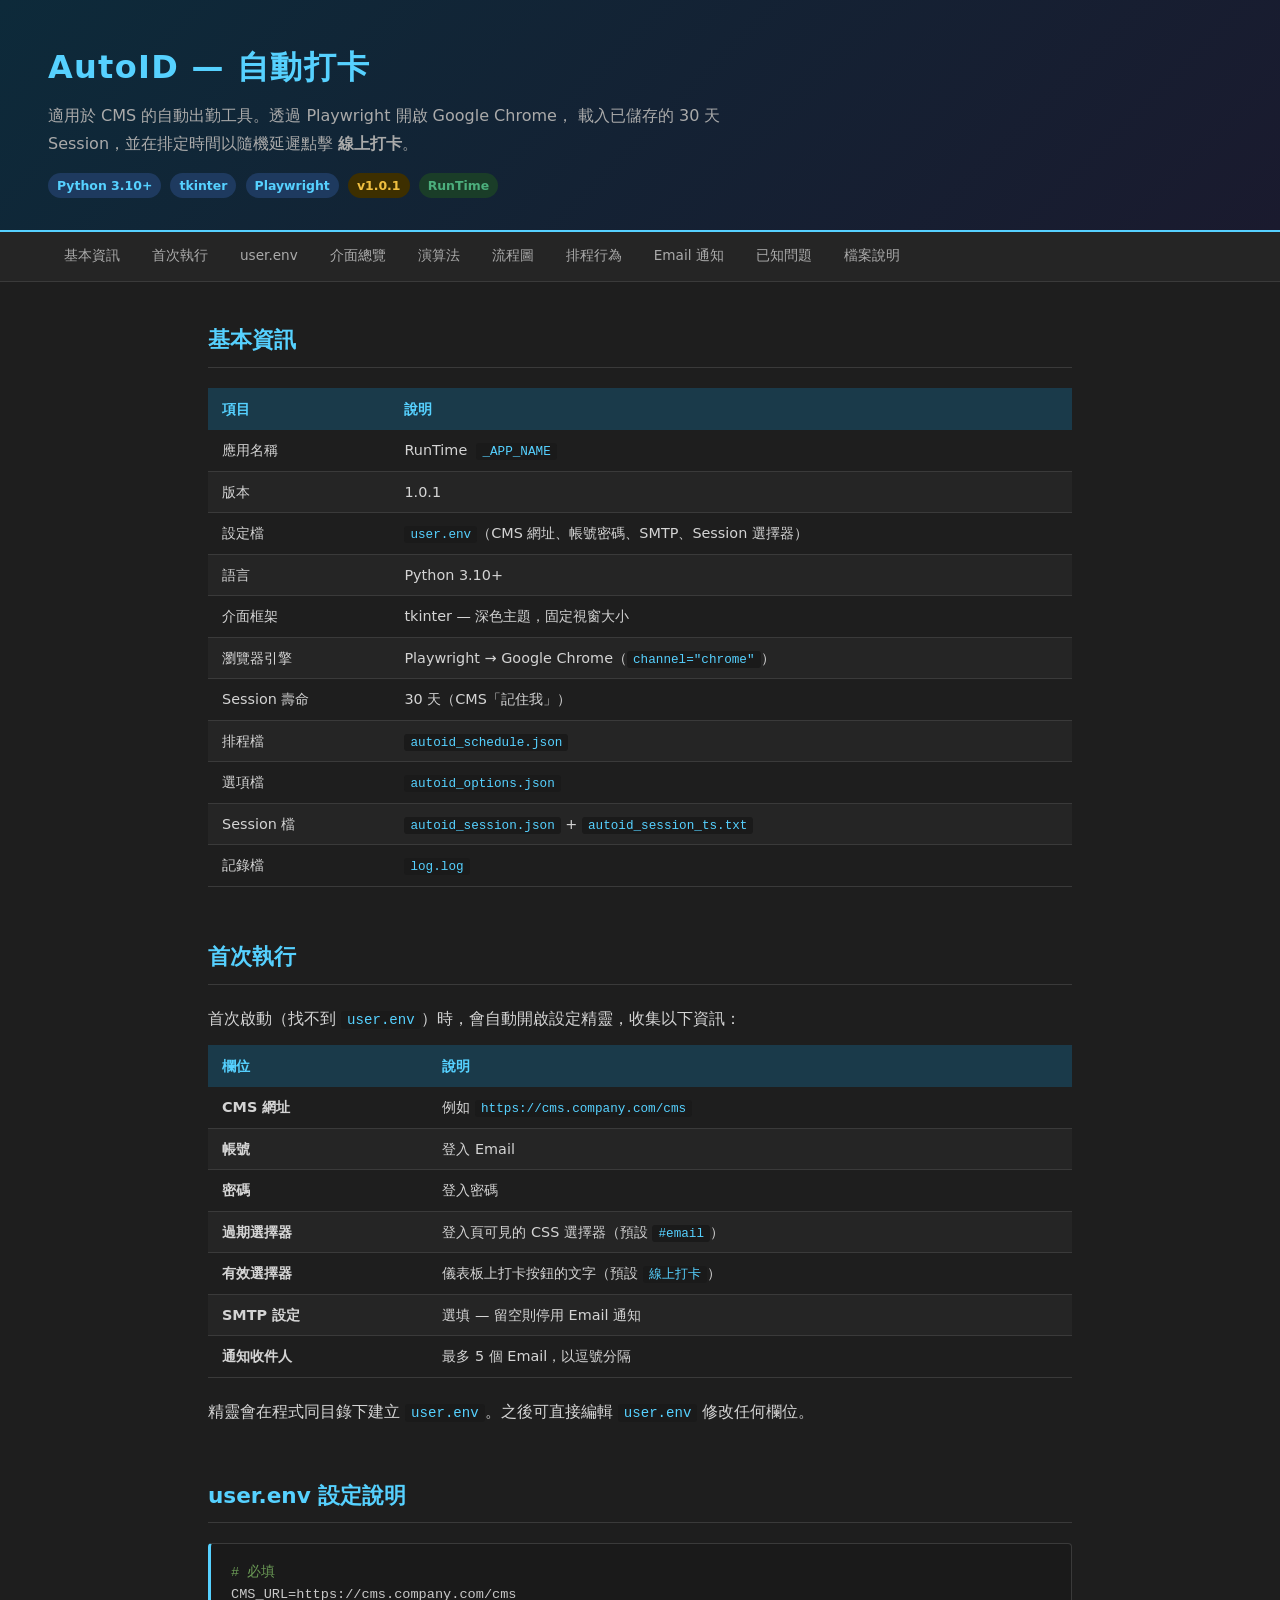
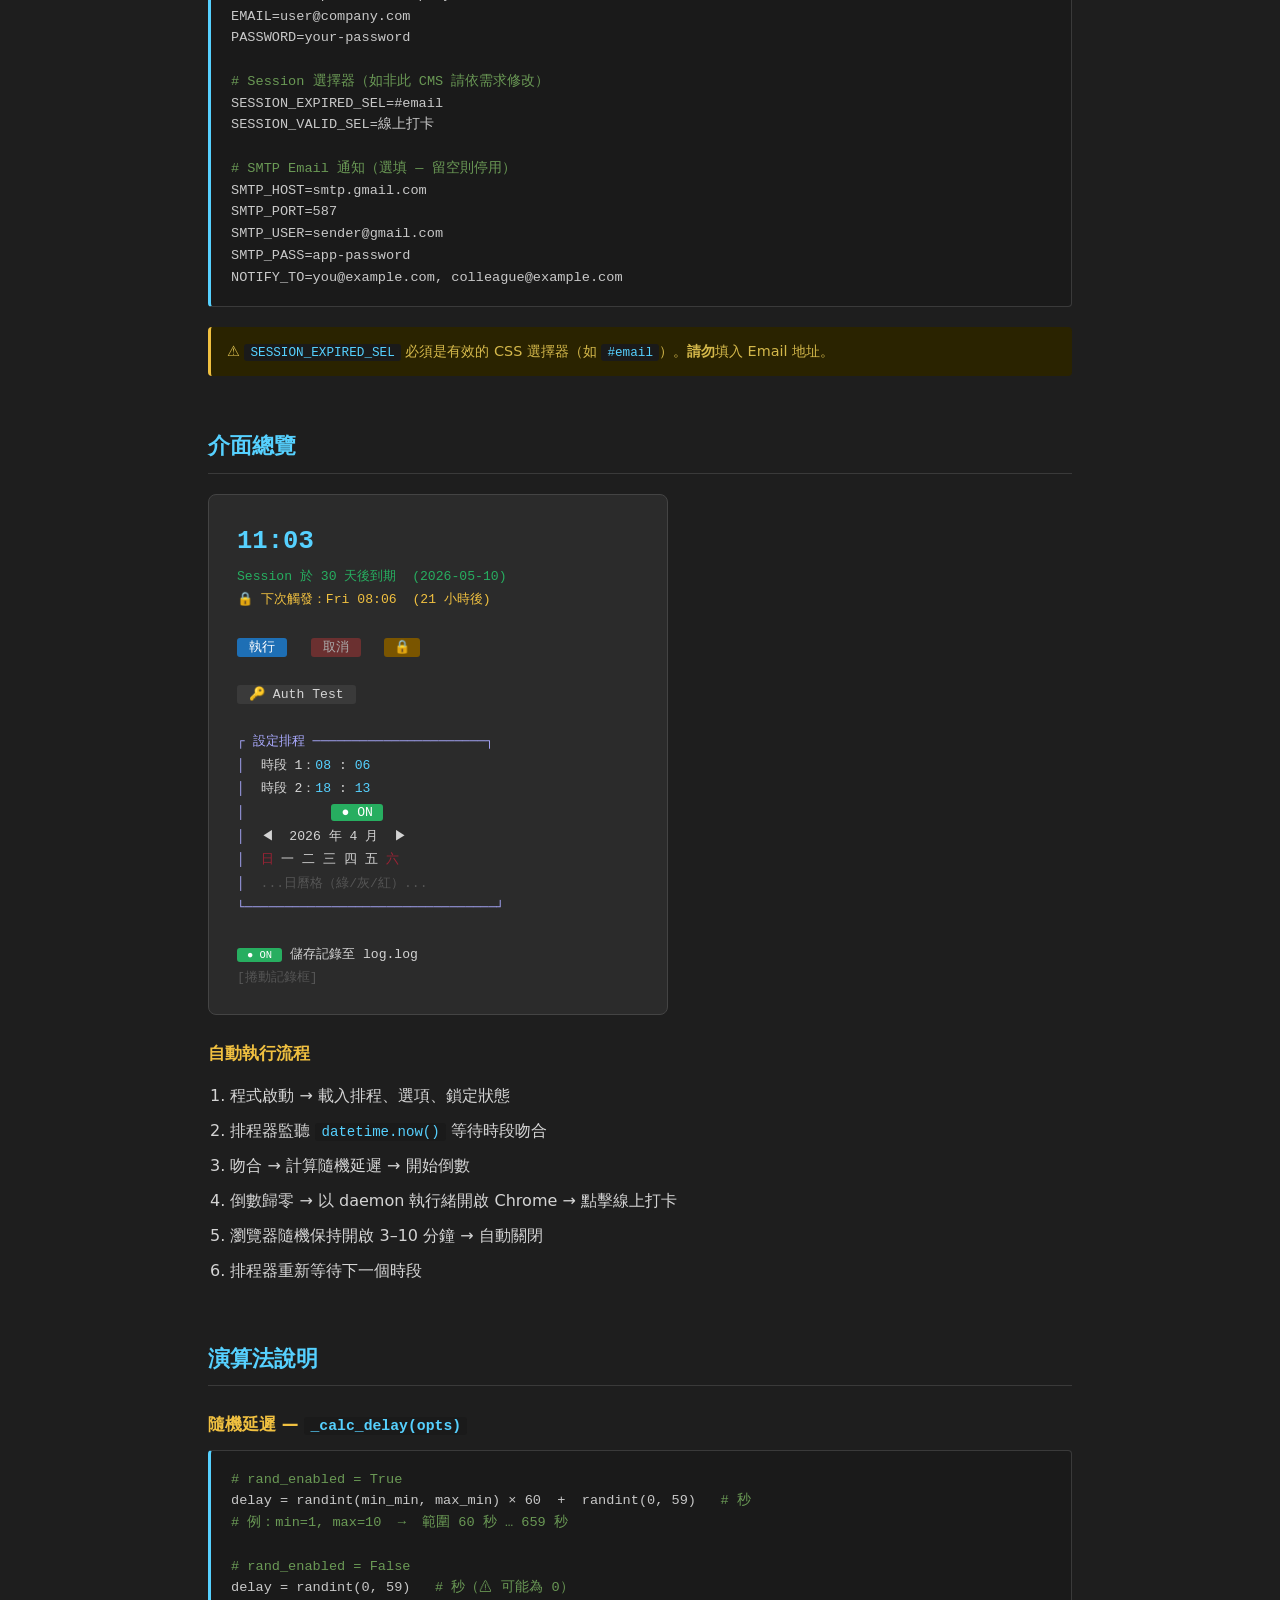
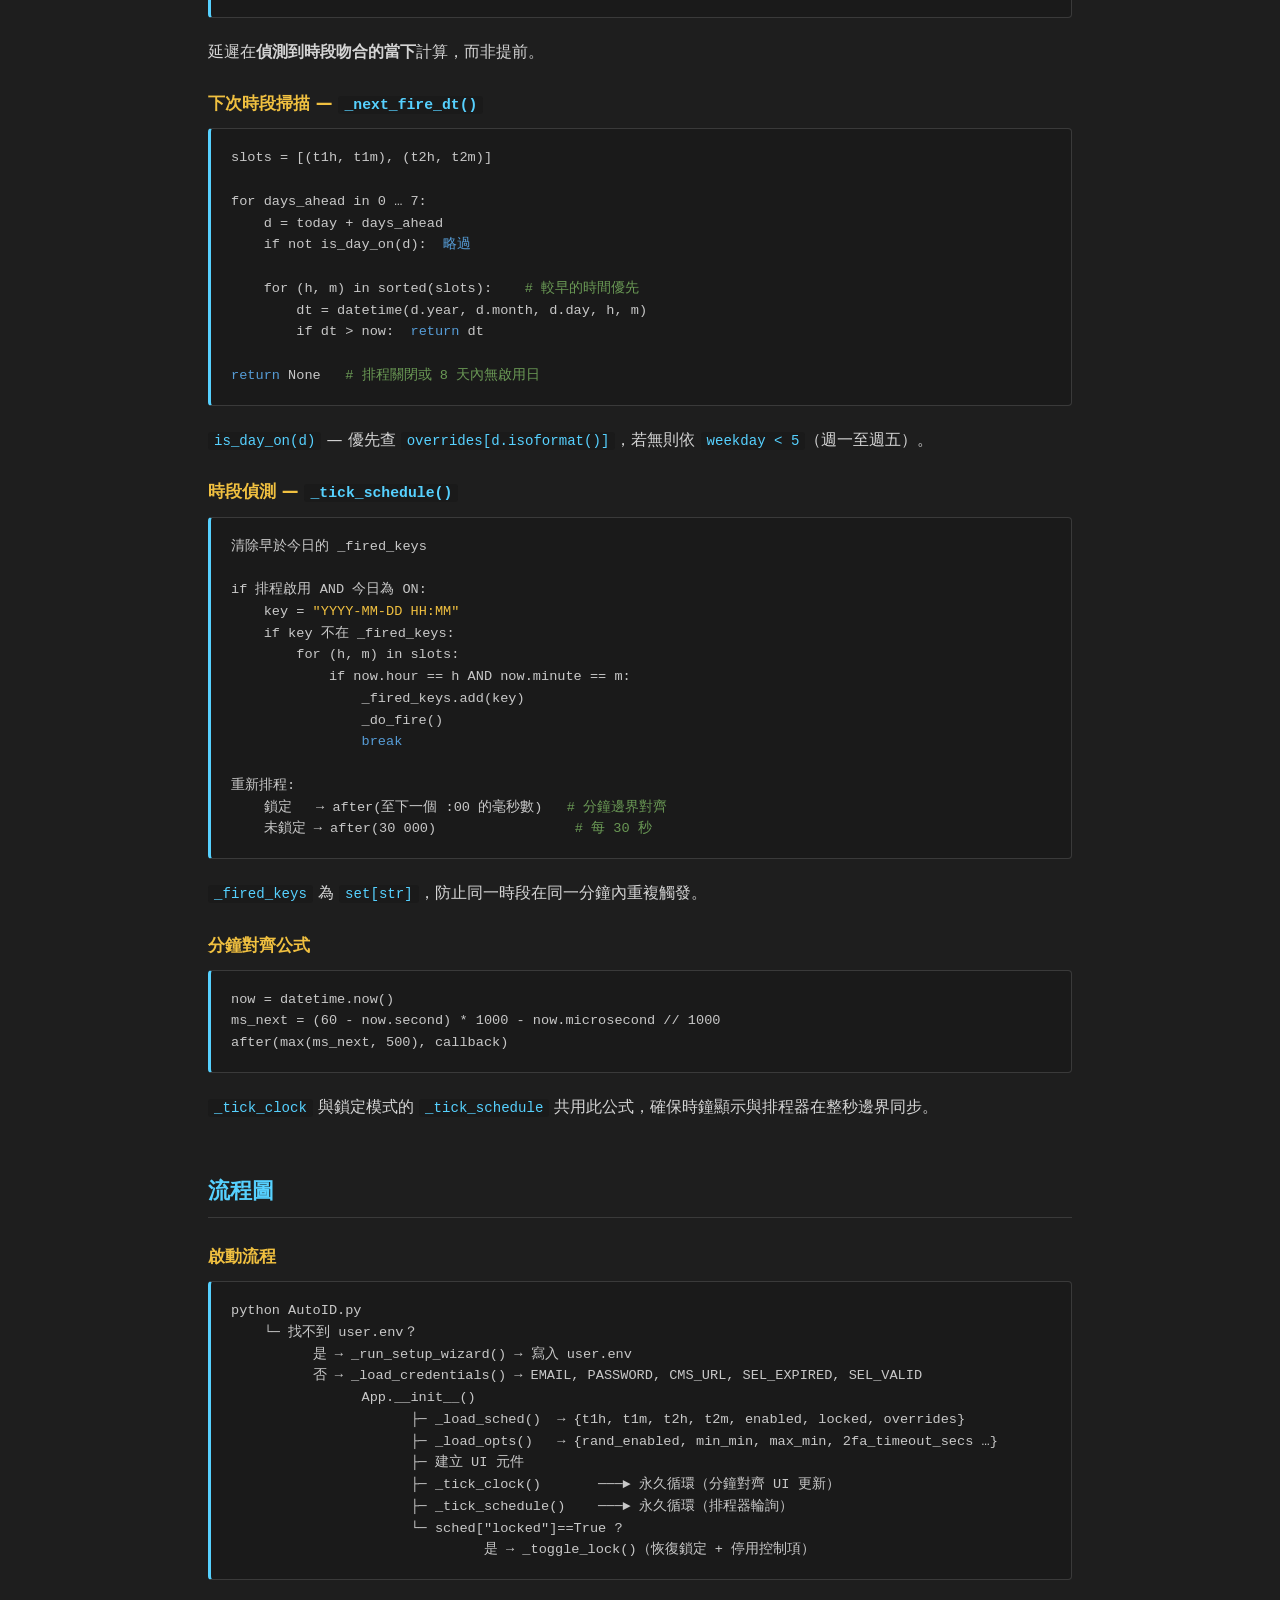
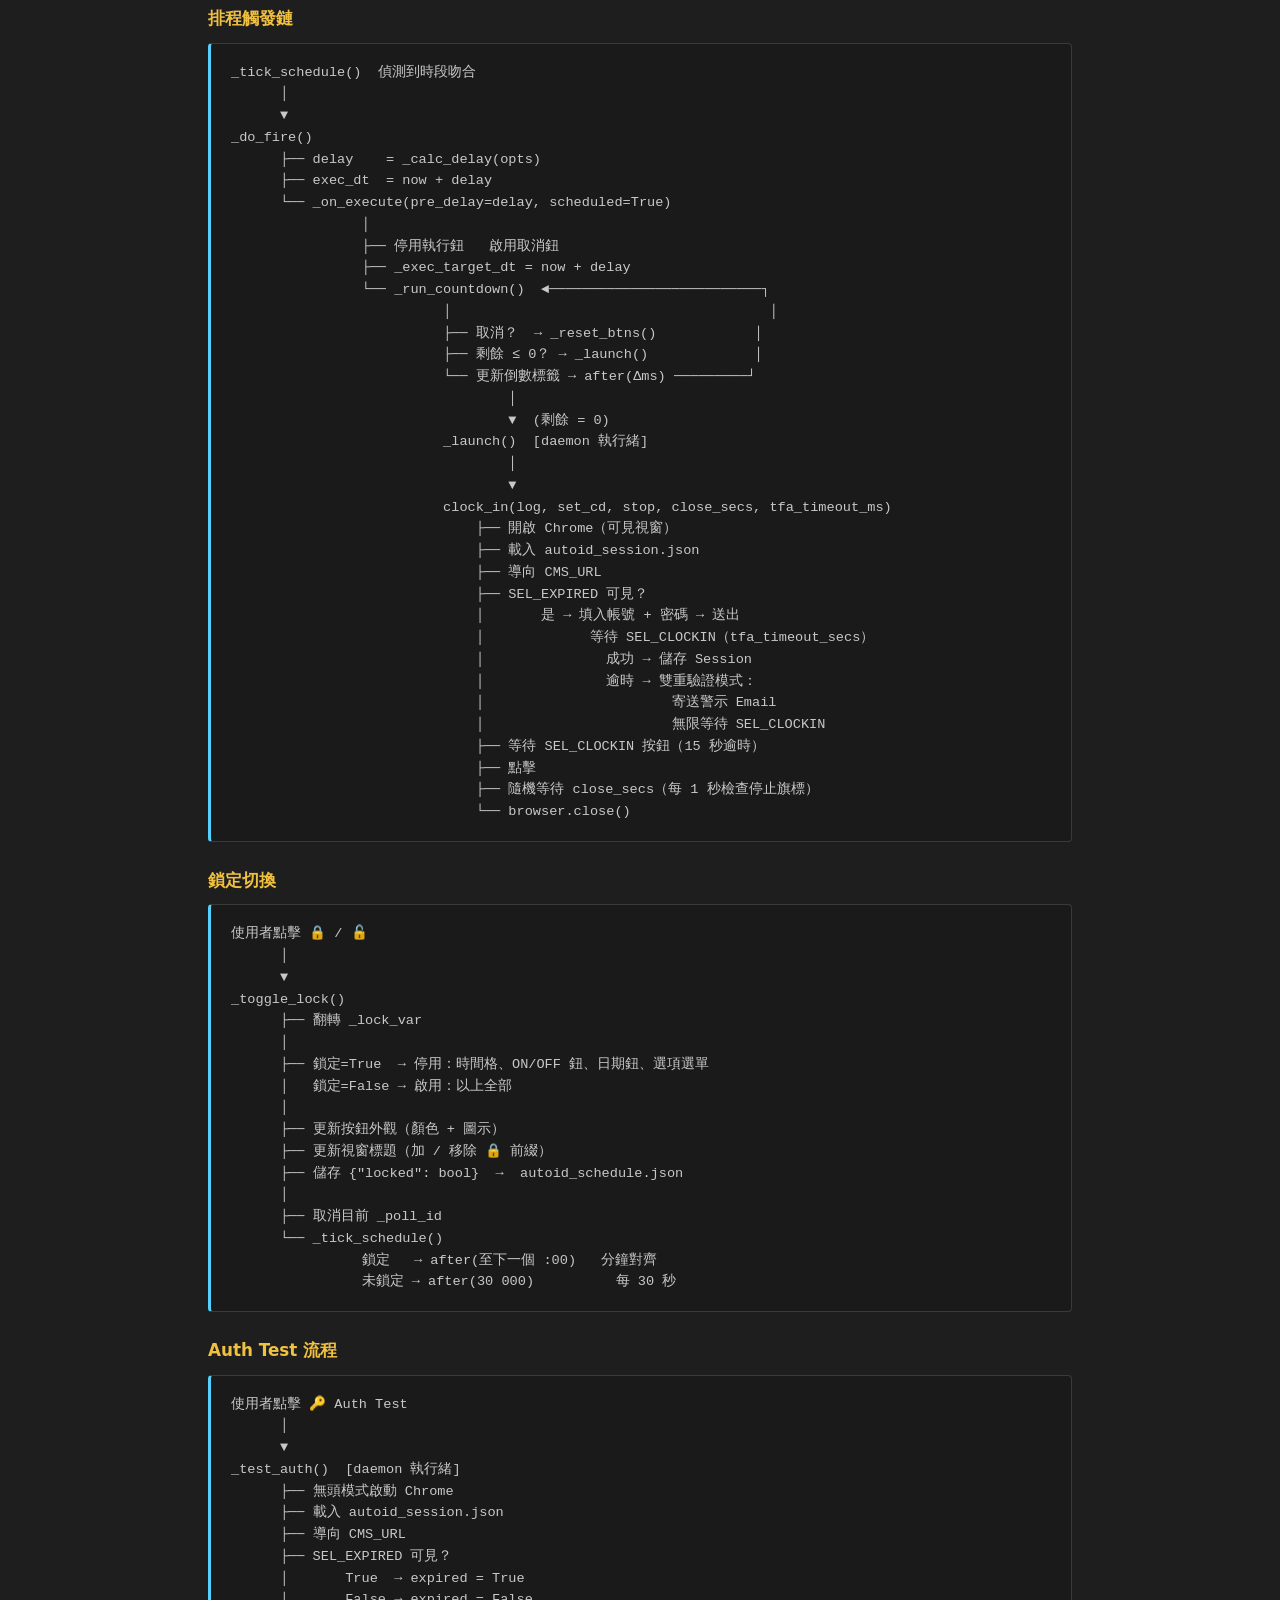
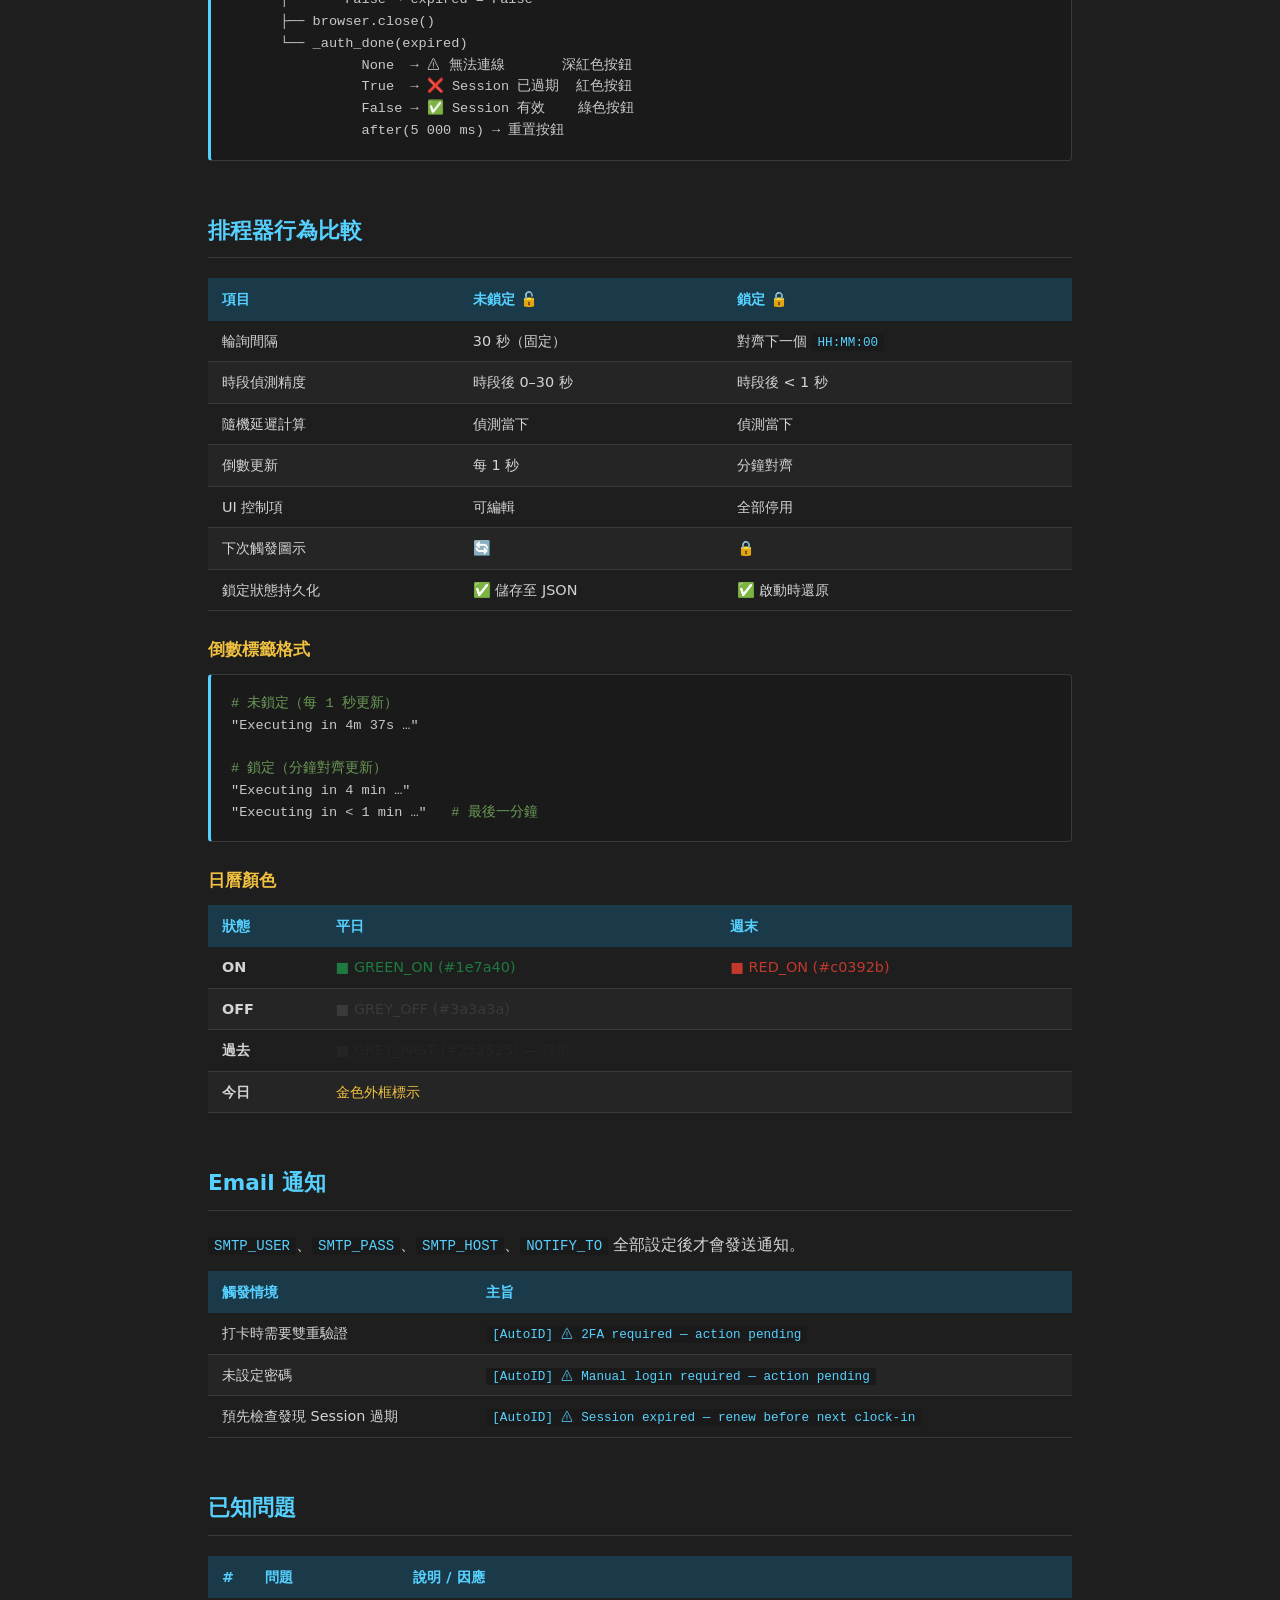
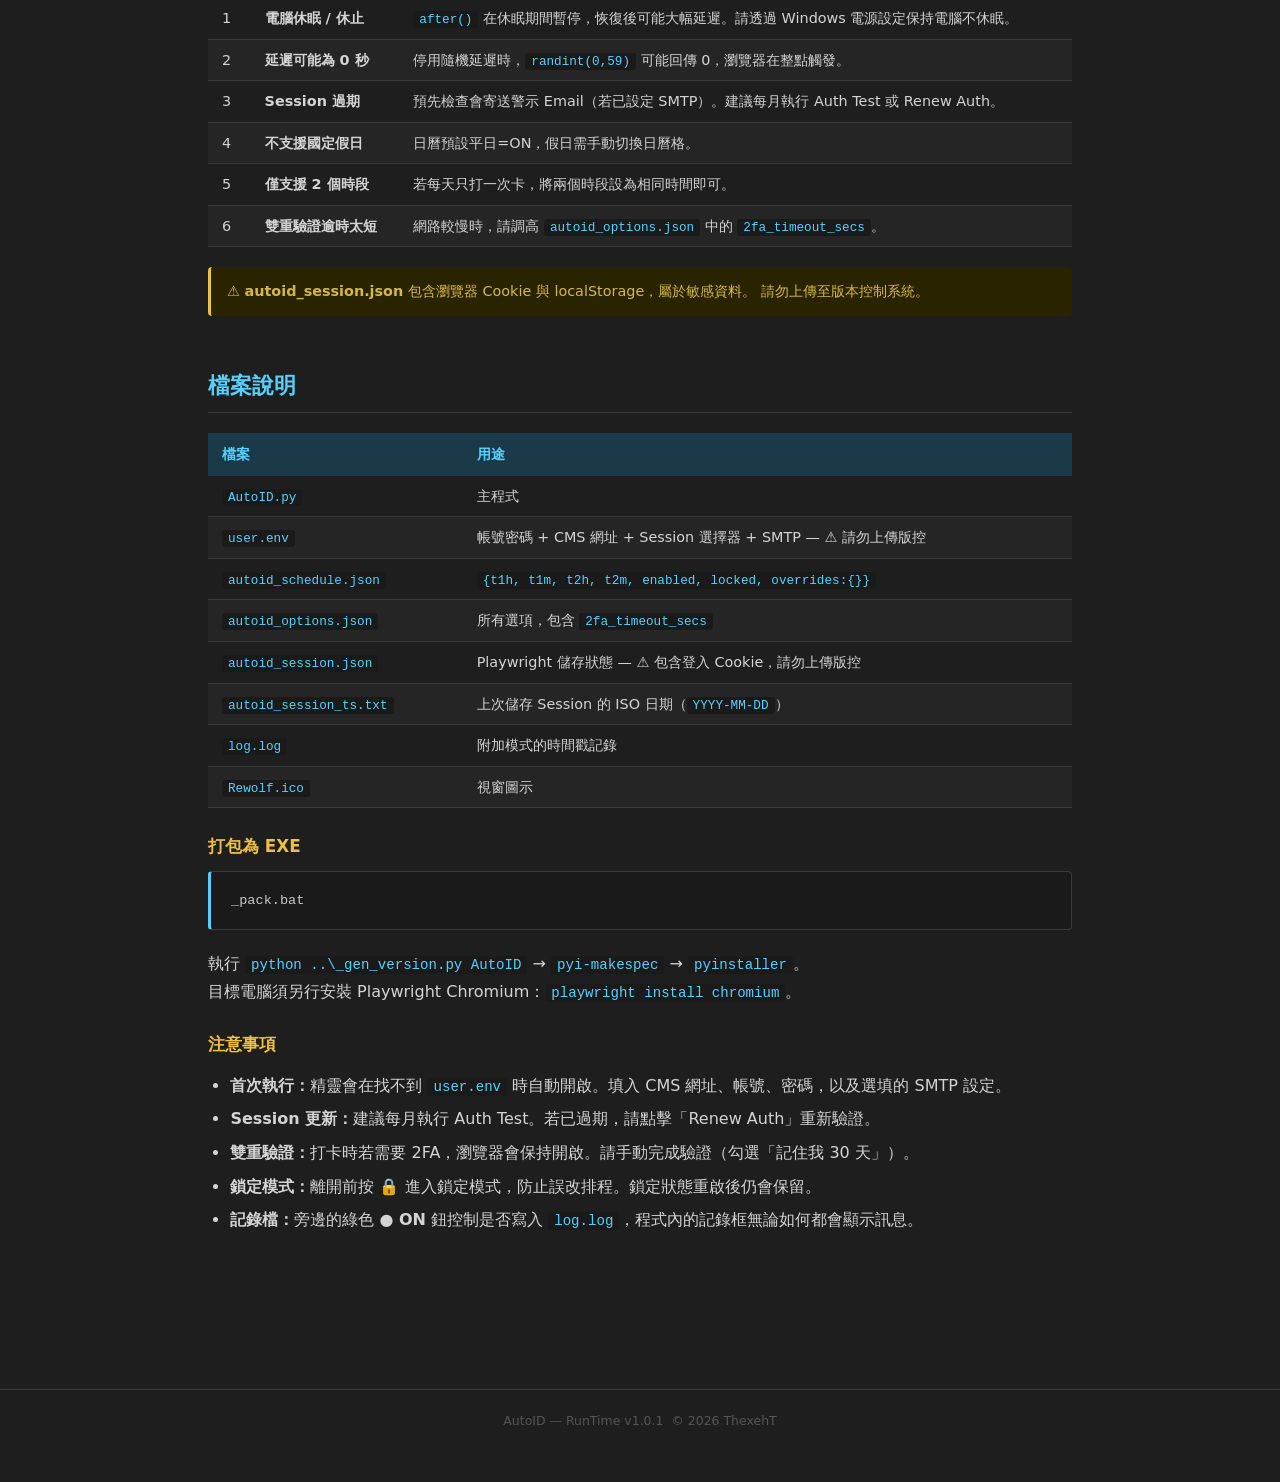
<file: AutoID/Readme.html>
<!DOCTYPE html>
<html lang="zh-TW">
<head>
<meta charset="UTF-8">
<meta name="viewport" content="width=device-width, initial-scale=1.0">
<title>AutoID — 自動打卡</title>
<style>
  :root {
    --bg:       #1e1e1e;
    --bg2:      #252525;
    --bg3:      #2b2b2b;
    --panel:    #2d2d2d;
    --border:   #3a3a3a;
    --fg:       #d4d4d4;
    --cyan:     #56d1ff;
    --gold:     #f0c040;
    --green:    #27ae60;
    --red:      #c0392b;
    --blue:     #1e6fb5;
    --th-bg:    #1a3a4a;
    --code-bg:  #1a1a1a;
  }
  *, *::before, *::after { box-sizing: border-box; margin: 0; padding: 0; }
  body {
    font-family: "Microsoft JhengHei", "Segoe UI", system-ui, sans-serif;
    background: var(--bg);
    color: var(--fg);
    line-height: 1.7;
    padding: 0 0 60px;
  }

  /* ── header ── */
  header {
    background: linear-gradient(135deg, #0d2a3a 0%, #1a1a2e 100%);
    border-bottom: 2px solid var(--cyan);
    padding: 40px 48px 32px;
  }
  header h1 { font-size: 2rem; color: var(--cyan); letter-spacing: .04em; }
  header p  { margin-top: 8px; color: #aaa; max-width: 680px; }

  /* ── nav ── */
  nav {
    background: var(--bg2);
    border-bottom: 1px solid var(--border);
    padding: 0 48px;
    display: flex; flex-wrap: wrap; gap: 0;
  }
  nav a {
    display: inline-block;
    padding: 12px 16px;
    color: #aaa;
    text-decoration: none;
    font-size: .85rem;
    border-bottom: 2px solid transparent;
    transition: color .2s, border-color .2s;
  }
  nav a:hover { color: var(--cyan); border-color: var(--cyan); }

  /* ── layout ── */
  main { max-width: 960px; margin: 0 auto; padding: 40px 48px; }
  section { margin-bottom: 52px; }
  h2 {
    font-size: 1.35rem;
    color: var(--cyan);
    border-bottom: 1px solid var(--border);
    padding-bottom: 8px;
    margin-bottom: 20px;
    scroll-margin-top: 16px;
  }
  h3 { font-size: 1.05rem; color: var(--gold); margin: 24px 0 10px; }
  p  { margin-bottom: 12px; }

  /* ── tables ── */
  table { width: 100%; border-collapse: collapse; margin-bottom: 20px; font-size: .9rem; }
  thead th {
    background: var(--th-bg);
    color: var(--cyan);
    text-align: left;
    padding: 9px 14px;
  }
  tbody tr { border-bottom: 1px solid var(--border); }
  tbody tr:nth-child(even) { background: var(--bg2); }
  td, th { padding: 8px 14px; vertical-align: top; }
  td:first-child { white-space: nowrap; }

  /* ── code / pre ── */
  code {
    background: var(--code-bg);
    color: var(--cyan);
    padding: 1px 6px;
    border-radius: 3px;
    font-size: .88em;
    font-family: "Cascadia Code", "Consolas", monospace;
  }
  pre {
    background: var(--code-bg);
    border: 1px solid var(--border);
    border-left: 3px solid var(--cyan);
    padding: 18px 20px;
    border-radius: 4px;
    overflow-x: auto;
    font-size: .85rem;
    font-family: "Cascadia Code", "Consolas", monospace;
    color: #c8c8c8;
    margin-bottom: 20px;
    line-height: 1.6;
  }
  pre .c  { color: #6a9955; }
  pre .k  { color: #569cd6; }
  pre .s  { color: var(--gold); }
  pre .n  { color: var(--cyan); }

  /* ── badges ── */
  .badge {
    display: inline-block;
    padding: 2px 9px;
    border-radius: 999px;
    font-size: .78rem;
    font-weight: 600;
    margin-right: 4px;
  }
  .badge-blue  { background: #1e3a5f; color: var(--cyan); }
  .badge-green { background: #1a3d28; color: #4caf7d; }
  .badge-gold  { background: #3d2f00; color: var(--gold); }
  .badge-red   { background: #3d1010; color: #e07070; }

  /* ── alert box ── */
  .alert {
    border-left: 3px solid var(--gold);
    background: #2a2300;
    padding: 12px 16px;
    border-radius: 4px;
    font-size: .9rem;
    margin-bottom: 16px;
    color: #d4b84a;
  }

  /* ── UI mockup ── */
  .mockup {
    background: #2b2b2b;
    border: 1px solid #444;
    border-radius: 8px;
    padding: 24px 28px;
    font-family: "Cascadia Code", "Consolas", monospace;
    font-size: .82rem;
    line-height: 1.8;
    max-width: 460px;
  }
  .mockup .clk  { color: var(--cyan);  font-size: 1.6rem; font-weight: 700; }
  .mockup .sess { color: var(--green); }
  .mockup .next { color: var(--gold); }
  .mockup .btn-exec   { background: var(--blue);  color: #fff; padding: 2px 12px; border-radius: 3px; }
  .mockup .btn-cancel { background: #6b3030; color: #aaa; padding: 2px 12px; border-radius: 3px; }
  .mockup .btn-lock   { background: #7a5500; color: var(--gold); padding: 2px 10px; border-radius: 3px; }
  .mockup .btn-auth   { background: #3a3a3a; color: var(--fg); padding: 2px 12px; border-radius: 3px; }
  .mockup .btn-on     { background: var(--green); color: #fff; padding: 1px 10px; border-radius: 3px; }
  .mockup .dim { color: #555; }
  .mockup .grp { color: #aaf; }

  footer {
    text-align: center;
    font-size: .78rem;
    color: #555;
    margin-top: 60px;
    border-top: 1px solid var(--border);
    padding-top: 20px;
  }
</style>
</head>
<body>

<header>
  <h1>AutoID &mdash; 自動打卡</h1>
  <p>適用於 CMS 的自動出勤工具。透過 Playwright 開啟 Google Chrome，
     載入已儲存的 30 天 Session，並在排定時間以隨機延遲點擊
     <strong>線上打卡</strong>。</p>
  <div style="margin-top:14px">
    <span class="badge badge-blue">Python 3.10+</span>
    <span class="badge badge-blue">tkinter</span>
    <span class="badge badge-blue">Playwright</span>
    <span class="badge badge-gold">v1.0.1</span>
    <span class="badge badge-green">RunTime</span>
  </div>
</header>

<nav>
  <a href="#brief">基本資訊</a>
  <a href="#firstrun">首次執行</a>
  <a href="#userenv">user.env</a>
  <a href="#overview">介面總覽</a>
  <a href="#algorithm">演算法</a>
  <a href="#flowcharts">流程圖</a>
  <a href="#behaviour">排程行為</a>
  <a href="#alerts">Email 通知</a>
  <a href="#issues">已知問題</a>
  <a href="#files">檔案說明</a>
</nav>

<main>

<!-- ───────────────────────── 基本資訊 ───────────────────────── -->
<section id="brief">
  <h2>基本資訊</h2>
  <table>
    <thead><tr><th>項目</th><th>說明</th></tr></thead>
    <tbody>
      <tr><td>應用名稱</td><td>RunTime &nbsp;<code>_APP_NAME</code></td></tr>
      <tr><td>版本</td><td>1.0.1</td></tr>
      <tr><td>設定檔</td><td><code>user.env</code>（CMS 網址、帳號密碼、SMTP、Session 選擇器）</td></tr>
      <tr><td>語言</td><td>Python 3.10+</td></tr>
      <tr><td>介面框架</td><td>tkinter &mdash; 深色主題，固定視窗大小</td></tr>
      <tr><td>瀏覽器引擎</td><td>Playwright &rarr; Google Chrome（<code>channel="chrome"</code>）</td></tr>
      <tr><td>Session 壽命</td><td>30 天（CMS「記住我」）</td></tr>
      <tr><td>排程檔</td><td><code>autoid_schedule.json</code></td></tr>
      <tr><td>選項檔</td><td><code>autoid_options.json</code></td></tr>
      <tr><td>Session 檔</td><td><code>autoid_session.json</code> + <code>autoid_session_ts.txt</code></td></tr>
      <tr><td>記錄檔</td><td><code>log.log</code></td></tr>
    </tbody>
  </table>
</section>

<!-- ───────────────────────── 首次執行 ───────────────────────── -->
<section id="firstrun">
  <h2>首次執行</h2>
  <p>首次啟動（找不到 <code>user.env</code>）時，會自動開啟設定精靈，收集以下資訊：</p>
  <table>
    <thead><tr><th>欄位</th><th>說明</th></tr></thead>
    <tbody>
      <tr><td><strong>CMS 網址</strong></td><td>例如 <code>https://cms.company.com/cms</code></td></tr>
      <tr><td><strong>帳號</strong></td><td>登入 Email</td></tr>
      <tr><td><strong>密碼</strong></td><td>登入密碼</td></tr>
      <tr><td><strong>過期選擇器</strong></td><td>登入頁可見的 CSS 選擇器（預設 <code>#email</code>）</td></tr>
      <tr><td><strong>有效選擇器</strong></td><td>儀表板上打卡按鈕的文字（預設 <code>線上打卡</code>）</td></tr>
      <tr><td><strong>SMTP 設定</strong></td><td>選填 &mdash; 留空則停用 Email 通知</td></tr>
      <tr><td><strong>通知收件人</strong></td><td>最多 5 個 Email，以逗號分隔</td></tr>
    </tbody>
  </table>
  <p>精靈會在程式同目錄下建立 <code>user.env</code>。之後可直接編輯 <code>user.env</code> 修改任何欄位。</p>
</section>

<!-- ───────────────────────── USER.ENV ───────────────────────── -->
<section id="userenv">
  <h2>user.env 設定說明</h2>
  <pre><span class="c"># 必填</span>
CMS_URL=https://cms.company.com/cms
EMAIL=user@company.com
PASSWORD=your-password

<span class="c"># Session 選擇器（如非此 CMS 請依需求修改）</span>
SESSION_EXPIRED_SEL=#email
SESSION_VALID_SEL=線上打卡

<span class="c"># SMTP Email 通知（選填 — 留空則停用）</span>
SMTP_HOST=smtp.gmail.com
SMTP_PORT=587
SMTP_USER=sender@gmail.com
SMTP_PASS=app-password
NOTIFY_TO=you@example.com, colleague@example.com</pre>
  <div class="alert">⚠ <code>SESSION_EXPIRED_SEL</code> 必須是有效的 CSS 選擇器（如 <code>#email</code>）。<strong>請勿</strong>填入 Email 地址。</div>
</section>

<!-- ───────────────────────── 介面總覽 ───────────────────────── -->
<section id="overview">
  <h2>介面總覽</h2>

  <div class="mockup">
    <div class="clk">11:03</div>
    <div class="sess">Session 於 30 天後到期 &nbsp;(2026-05-10)</div>
    <div class="next">🔒 下次觸發：Fri 08:06 &nbsp;(21 小時後)</div>
    <br>
    <span class="btn-exec">執行</span> &nbsp;
    <span class="btn-cancel">取消</span> &nbsp;
    <span class="btn-lock">🔒</span>
    <br><br>
    <span class="btn-auth">🔑 Auth Test</span>
    <br><br>
    <span class="grp">┌ 設定排程 ──────────────────────┐</span><br>
    <span class="grp">│</span> &nbsp;時段 1：<span style="color:var(--cyan)">08</span> : <span style="color:var(--cyan)">06</span><br>
    <span class="grp">│</span> &nbsp;時段 2：<span style="color:var(--cyan)">18</span> : <span style="color:var(--cyan)">13</span><br>
    <span class="grp">│</span> &nbsp;&nbsp;&nbsp;&nbsp;&nbsp;&nbsp;&nbsp;&nbsp;&nbsp;&nbsp;<span class="btn-on">● ON</span><br>
    <span class="grp">│</span> &nbsp;◀ &nbsp;2026 年 4 月 &nbsp;▶<br>
    <span class="grp">│</span> &nbsp;<span style="color:#9b2335">日</span> 一 二 三 四 五 <span style="color:#9b2335">六</span><br>
    <span class="grp">│</span> &nbsp;<span class="dim">...日曆格（綠/灰/紅）...</span><br>
    <span class="grp">└────────────────────────────────┘</span><br>
    <br>
    <span class="btn-on" style="font-size:.8em">● ON</span> 儲存記錄至 log.log<br>
    <span class="dim">[捲動記錄框]</span>
  </div>

  <h3>自動執行流程</h3>
  <ol style="padding-left:1.4em; line-height:2.2">
    <li>程式啟動 &rarr; 載入排程、選項、鎖定狀態</li>
    <li>排程器監聽 <code>datetime.now()</code> 等待時段吻合</li>
    <li>吻合 &rarr; 計算隨機延遲 &rarr; 開始倒數</li>
    <li>倒數歸零 &rarr; 以 daemon 執行緒開啟 Chrome &rarr; 點擊線上打卡</li>
    <li>瀏覽器隨機保持開啟 3&ndash;10 分鐘 &rarr; 自動關閉</li>
    <li>排程器重新等待下一個時段</li>
  </ol>
</section>

<!-- ───────────────────────── 演算法 ───────────────────────── -->
<section id="algorithm">
  <h2>演算法說明</h2>

  <h3>隨機延遲 &mdash; <code>_calc_delay(opts)</code></h3>
  <pre><span class="c"># rand_enabled = True</span>
delay = randint(min_min, max_min) × 60  +  randint(0, 59)   <span class="c"># 秒</span>
<span class="c"># 例：min=1, max=10  →  範圍 60 秒 … 659 秒</span>

<span class="c"># rand_enabled = False</span>
delay = randint(0, 59)   <span class="c"># 秒（⚠ 可能為 0）</span></pre>
  <p>延遲在<strong>偵測到時段吻合的當下</strong>計算，而非提前。</p>

  <h3>下次時段掃描 &mdash; <code>_next_fire_dt()</code></h3>
  <pre>slots = [(t1h, t1m), (t2h, t2m)]

for days_ahead in 0 … 7:
    d = today + days_ahead
    if not is_day_on(d):  <span class="k">略過</span>

    for (h, m) in sorted(slots):    <span class="c"># 較早的時間優先</span>
        dt = datetime(d.year, d.month, d.day, h, m)
        if dt > now:  <span class="k">return</span> dt

<span class="k">return</span> None   <span class="c"># 排程關閉或 8 天內無啟用日</span></pre>
  <p><code>is_day_on(d)</code> &mdash; 優先查 <code>overrides[d.isoformat()]</code>，若無則依 <code>weekday &lt; 5</code>（週一至週五）。</p>

  <h3>時段偵測 &mdash; <code>_tick_schedule()</code></h3>
  <pre>清除早於今日的 _fired_keys

if 排程啟用 AND 今日為 ON:
    key = <span class="s">"YYYY-MM-DD HH:MM"</span>
    if key 不在 _fired_keys:
        for (h, m) in slots:
            if now.hour == h AND now.minute == m:
                _fired_keys.add(key)
                _do_fire()
                <span class="k">break</span>

重新排程:
    鎖定   → after(至下一個 :00 的毫秒數)   <span class="c"># 分鐘邊界對齊</span>
    未鎖定 → after(30 000)                 <span class="c"># 每 30 秒</span></pre>
  <p><code>_fired_keys</code> 為 <code>set[str]</code>，防止同一時段在同一分鐘內重複觸發。</p>

  <h3>分鐘對齊公式</h3>
  <pre>now = datetime.now()
ms_next = (60 - now.second) * 1000 - now.microsecond // 1000
after(max(ms_next, 500), callback)</pre>
  <p><code>_tick_clock</code> 與鎖定模式的 <code>_tick_schedule</code> 共用此公式，確保時鐘顯示與排程器在整秒邊界同步。</p>
</section>

<!-- ───────────────────────── 流程圖 ───────────────────────── -->
<section id="flowcharts">
  <h2>流程圖</h2>

  <h3>啟動流程</h3>
  <pre>python AutoID.py
    └─ 找不到 user.env？
          是 → _run_setup_wizard() → 寫入 user.env
          否 → _load_credentials() → EMAIL, PASSWORD, CMS_URL, SEL_EXPIRED, SEL_VALID
                App.__init__()
                      ├─ _load_sched()  → {t1h, t1m, t2h, t2m, enabled, locked, overrides}
                      ├─ _load_opts()   → {rand_enabled, min_min, max_min, 2fa_timeout_secs …}
                      ├─ 建立 UI 元件
                      ├─ _tick_clock()       ───► 永久循環（分鐘對齊 UI 更新）
                      ├─ _tick_schedule()    ───► 永久循環（排程器輪詢）
                      └─ sched["locked"]==True ?
                               是 → _toggle_lock()（恢復鎖定 + 停用控制項）</pre>

  <h3>排程觸發鏈</h3>
  <pre>_tick_schedule()  偵測到時段吻合
      │
      ▼
_do_fire()
      ├── delay    = _calc_delay(opts)
      ├── exec_dt  = now + delay
      └── _on_execute(pre_delay=delay, scheduled=True)
                │
                ├── 停用執行鈕   啟用取消鈕
                ├── _exec_target_dt = now + delay
                └── _run_countdown()  ◄──────────────────────────┐
                          │                                       │
                          ├── 取消？  → _reset_btns()            │
                          ├── 剩餘 ≤ 0？ → _launch()             │
                          └── 更新倒數標籤 → after(Δms) ─────────┘
                                  │
                                  ▼  (剩餘 = 0)
                          _launch()  [daemon 執行緒]
                                  │
                                  ▼
                          clock_in(log, set_cd, stop, close_secs, tfa_timeout_ms)
                              ├── 開啟 Chrome（可見視窗）
                              ├── 載入 autoid_session.json
                              ├── 導向 CMS_URL
                              ├── SEL_EXPIRED 可見？
                              │       是 → 填入帳號 + 密碼 → 送出
                              │             等待 SEL_CLOCKIN（tfa_timeout_secs）
                              │               成功 → 儲存 Session
                              │               逾時 → 雙重驗證模式：
                              │                       寄送警示 Email
                              │                       無限等待 SEL_CLOCKIN
                              ├── 等待 SEL_CLOCKIN 按鈕（15 秒逾時）
                              ├── 點擊
                              ├── 隨機等待 close_secs（每 1 秒檢查停止旗標）
                              └── browser.close()</pre>

  <h3>鎖定切換</h3>
  <pre>使用者點擊 🔒 / 🔓
      │
      ▼
_toggle_lock()
      ├── 翻轉 _lock_var
      │
      ├── 鎖定=True  → 停用：時間格、ON/OFF 鈕、日期鈕、選項選單
      │   鎖定=False → 啟用：以上全部
      │
      ├── 更新按鈕外觀（顏色 + 圖示）
      ├── 更新視窗標題（加 / 移除 🔒 前綴）
      ├── 儲存 {"locked": bool}  →  autoid_schedule.json
      │
      ├── 取消目前 _poll_id
      └── _tick_schedule()
                鎖定   → after(至下一個 :00)   分鐘對齊
                未鎖定 → after(30 000)          每 30 秒</pre>

  <h3>Auth Test 流程</h3>
  <pre>使用者點擊 🔑 Auth Test
      │
      ▼
_test_auth()  [daemon 執行緒]
      ├── 無頭模式啟動 Chrome
      ├── 載入 autoid_session.json
      ├── 導向 CMS_URL
      ├── SEL_EXPIRED 可見？
      │       True  → expired = True
      │       False → expired = False
      ├── browser.close()
      └── _auth_done(expired)
                None  → ⚠ 無法連線       深紅色按鈕
                True  → ❌ Session 已過期  紅色按鈕
                False → ✅ Session 有效    綠色按鈕
                after(5 000 ms) → 重置按鈕</pre>
</section>

<!-- ───────────────────────── 排程行為 ───────────────────────── -->
<section id="behaviour">
  <h2>排程器行為比較</h2>

  <table>
    <thead>
      <tr><th>項目</th><th>未鎖定 🔓</th><th>鎖定 🔒</th></tr>
    </thead>
    <tbody>
      <tr><td>輪詢間隔</td><td>30 秒（固定）</td><td>對齊下一個 <code>HH:MM:00</code></td></tr>
      <tr><td>時段偵測精度</td><td>時段後 0&ndash;30 秒</td><td>時段後 &lt; 1 秒</td></tr>
      <tr><td>隨機延遲計算</td><td>偵測當下</td><td>偵測當下</td></tr>
      <tr><td>倒數更新</td><td>每 1 秒</td><td>分鐘對齊</td></tr>
      <tr><td>UI 控制項</td><td>可編輯</td><td>全部停用</td></tr>
      <tr><td>下次觸發圖示</td><td>🔄</td><td>🔒</td></tr>
      <tr><td>鎖定狀態持久化</td><td>✅ 儲存至 JSON</td><td>✅ 啟動時還原</td></tr>
    </tbody>
  </table>

  <h3>倒數標籤格式</h3>
  <pre><span class="c"># 未鎖定（每 1 秒更新）</span>
"Executing in 4m 37s …"

<span class="c"># 鎖定（分鐘對齊更新）</span>
"Executing in 4 min …"
"Executing in &lt; 1 min …"   <span class="c"># 最後一分鐘</span></pre>

  <h3>日曆顏色</h3>
  <table>
    <thead><tr><th>狀態</th><th>平日</th><th>週末</th></tr></thead>
    <tbody>
      <tr><td><strong>ON</strong></td><td style="color:#1e7a40">■ GREEN_ON (#1e7a40)</td><td style="color:#c0392b">■ RED_ON (#c0392b)</td></tr>
      <tr><td><strong>OFF</strong></td><td colspan="2" style="color:#3a3a3a">■ GREY_OFF (#3a3a3a)</td></tr>
      <tr><td><strong>過去</strong></td><td colspan="2" style="color:#252525">■ GREY_PAST (#252525) &mdash; 停用</td></tr>
      <tr><td><strong>今日</strong></td><td colspan="2" style="color:#f0c040">金色外框標示</td></tr>
    </tbody>
  </table>
</section>

<!-- ───────────────────────── EMAIL 通知 ───────────────────────── -->
<section id="alerts">
  <h2>Email 通知</h2>
  <p><code>SMTP_USER</code>、<code>SMTP_PASS</code>、<code>SMTP_HOST</code>、<code>NOTIFY_TO</code> 全部設定後才會發送通知。</p>
  <table>
    <thead><tr><th>觸發情境</th><th>主旨</th></tr></thead>
    <tbody>
      <tr><td>打卡時需要雙重驗證</td><td><code>[AutoID] ⚠ 2FA required — action pending</code></td></tr>
      <tr><td>未設定密碼</td><td><code>[AutoID] ⚠ Manual login required — action pending</code></td></tr>
      <tr><td>預先檢查發現 Session 過期</td><td><code>[AutoID] ⚠ Session expired — renew before next clock-in</code></td></tr>
    </tbody>
  </table>
</section>

<!-- ───────────────────────── 已知問題 ───────────────────────── -->
<section id="issues">
  <h2>已知問題</h2>

  <table>
    <thead><tr><th>#</th><th>問題</th><th>說明 / 因應</th></tr></thead>
    <tbody>
      <tr>
        <td>1</td>
        <td><strong>電腦休眠 / 休止</strong></td>
        <td><code>after()</code> 在休眠期間暫停，恢復後可能大幅延遲。請透過 Windows 電源設定保持電腦不休眠。</td>
      </tr>
      <tr>
        <td>2</td>
        <td><strong>延遲可能為 0 秒</strong></td>
        <td>停用隨機延遲時，<code>randint(0,59)</code> 可能回傳 0，瀏覽器在整點觸發。</td>
      </tr>
      <tr>
        <td>3</td>
        <td><strong>Session 過期</strong></td>
        <td>預先檢查會寄送警示 Email（若已設定 SMTP）。建議每月執行 Auth Test 或 Renew Auth。</td>
      </tr>
      <tr>
        <td>4</td>
        <td><strong>不支援國定假日</strong></td>
        <td>日曆預設平日=ON，假日需手動切換日曆格。</td>
      </tr>
      <tr>
        <td>5</td>
        <td><strong>僅支援 2 個時段</strong></td>
        <td>若每天只打一次卡，將兩個時段設為相同時間即可。</td>
      </tr>
      <tr>
        <td>6</td>
        <td><strong>雙重驗證逾時太短</strong></td>
        <td>網路較慢時，請調高 <code>autoid_options.json</code> 中的 <code>2fa_timeout_secs</code>。</td>
      </tr>
    </tbody>
  </table>

  <div class="alert">
    ⚠ <strong>autoid_session.json</strong> 包含瀏覽器 Cookie 與 localStorage，屬於敏感資料。
    請勿上傳至版本控制系統。
  </div>
</section>

<!-- ───────────────────────── 檔案說明 ───────────────────────── -->
<section id="files">
  <h2>檔案說明</h2>
  <table>
    <thead><tr><th>檔案</th><th>用途</th></tr></thead>
    <tbody>
      <tr><td><code>AutoID.py</code></td><td>主程式</td></tr>
      <tr><td><code>user.env</code></td><td>帳號密碼 + CMS 網址 + Session 選擇器 + SMTP &mdash; ⚠ 請勿上傳版控</td></tr>
      <tr><td><code>autoid_schedule.json</code></td><td><code>{t1h, t1m, t2h, t2m, enabled, locked, overrides:{}}</code></td></tr>
      <tr><td><code>autoid_options.json</code></td><td>所有選項，包含 <code>2fa_timeout_secs</code></td></tr>
      <tr><td><code>autoid_session.json</code></td><td>Playwright 儲存狀態 &mdash; ⚠ 包含登入 Cookie，請勿上傳版控</td></tr>
      <tr><td><code>autoid_session_ts.txt</code></td><td>上次儲存 Session 的 ISO 日期（<code>YYYY-MM-DD</code>）</td></tr>
      <tr><td><code>log.log</code></td><td>附加模式的時間戳記錄</td></tr>
      <tr><td><code>Rewolf.ico</code></td><td>視窗圖示</td></tr>
    </tbody>
  </table>

  <h3>打包為 EXE</h3>
  <pre>_pack.bat</pre>
  <p>執行 <code>python ..&#92;_gen_version.py AutoID</code> &rarr; <code>pyi-makespec</code> &rarr; <code>pyinstaller</code>。<br>
     目標電腦須另行安裝 Playwright Chromium：<code>playwright install chromium</code>。</p>

  <h3>注意事項</h3>
  <ul style="padding-left:1.4em; line-height:2.1">
    <li><strong>首次執行：</strong>精靈會在找不到 <code>user.env</code> 時自動開啟。填入 CMS 網址、帳號、密碼，以及選填的 SMTP 設定。</li>
    <li><strong>Session 更新：</strong>建議每月執行 Auth Test。若已過期，請點擊「Renew Auth」重新驗證。</li>
    <li><strong>雙重驗證：</strong>打卡時若需要 2FA，瀏覽器會保持開啟。請手動完成驗證（勾選「記住我 30 天」）。</li>
    <li><strong>鎖定模式：</strong>離開前按 🔒 進入鎖定模式，防止誤改排程。鎖定狀態重啟後仍會保留。</li>
    <li><strong>記錄檔：</strong>旁邊的綠色 <strong>● ON</strong> 鈕控制是否寫入 <code>log.log</code>，程式內的記錄框無論如何都會顯示訊息。</li>
  </ul>
</section>

</main>

<footer>
  AutoID &mdash; RunTime v1.0.1 &nbsp;&copy; 2026 ThexehT
</footer>

</body>
</html>
</file>
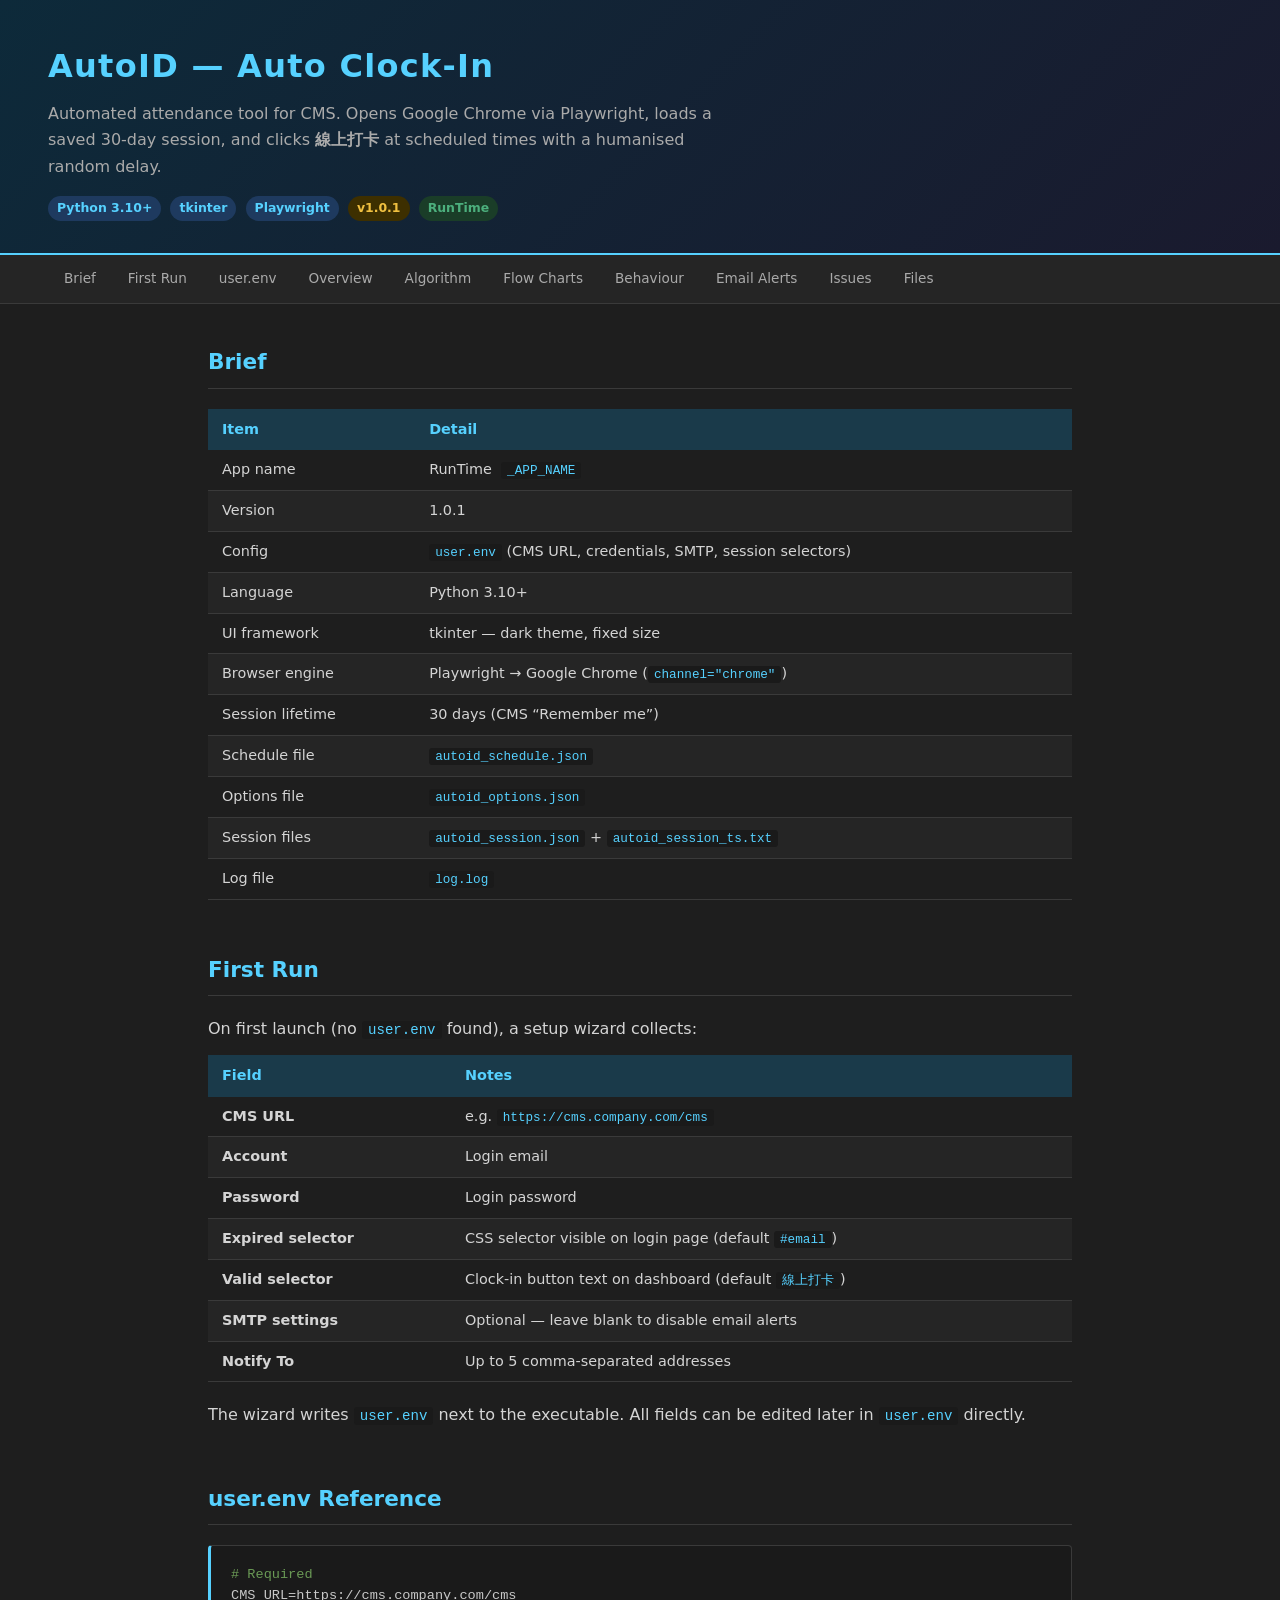
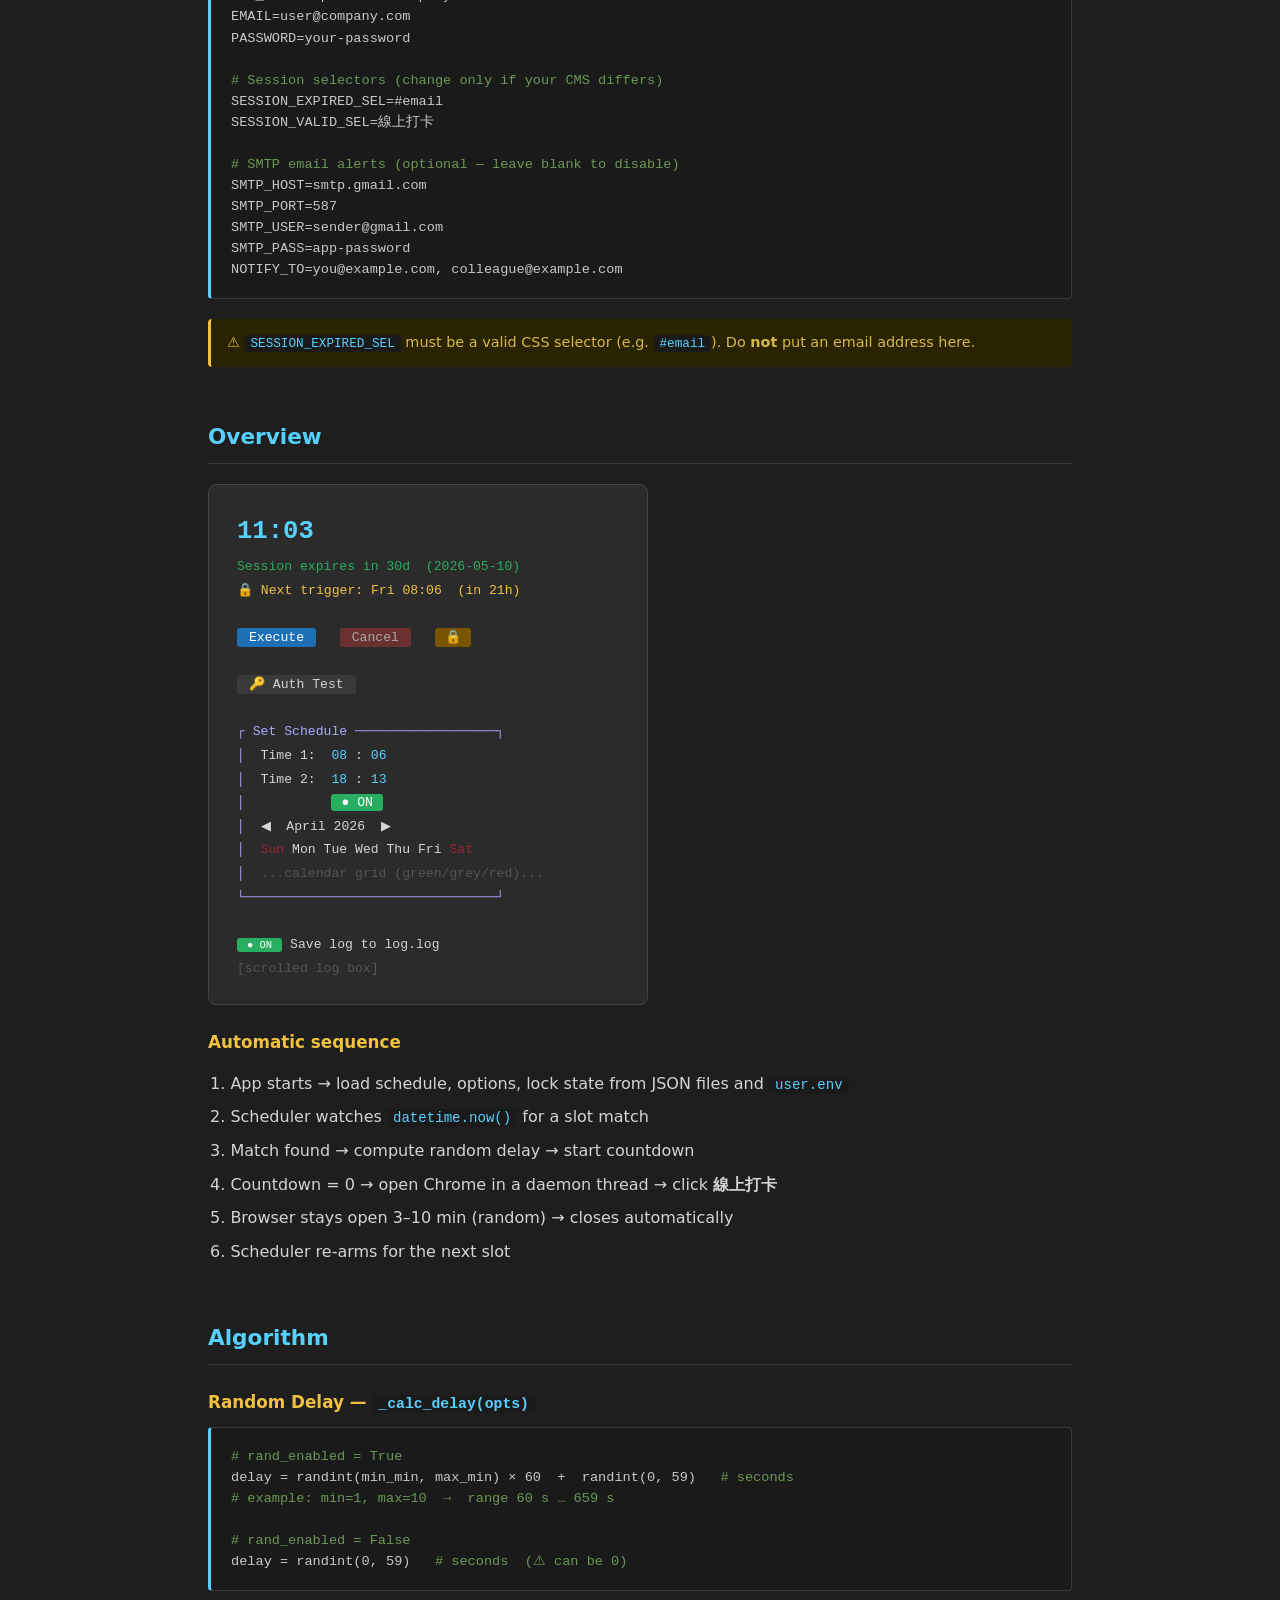
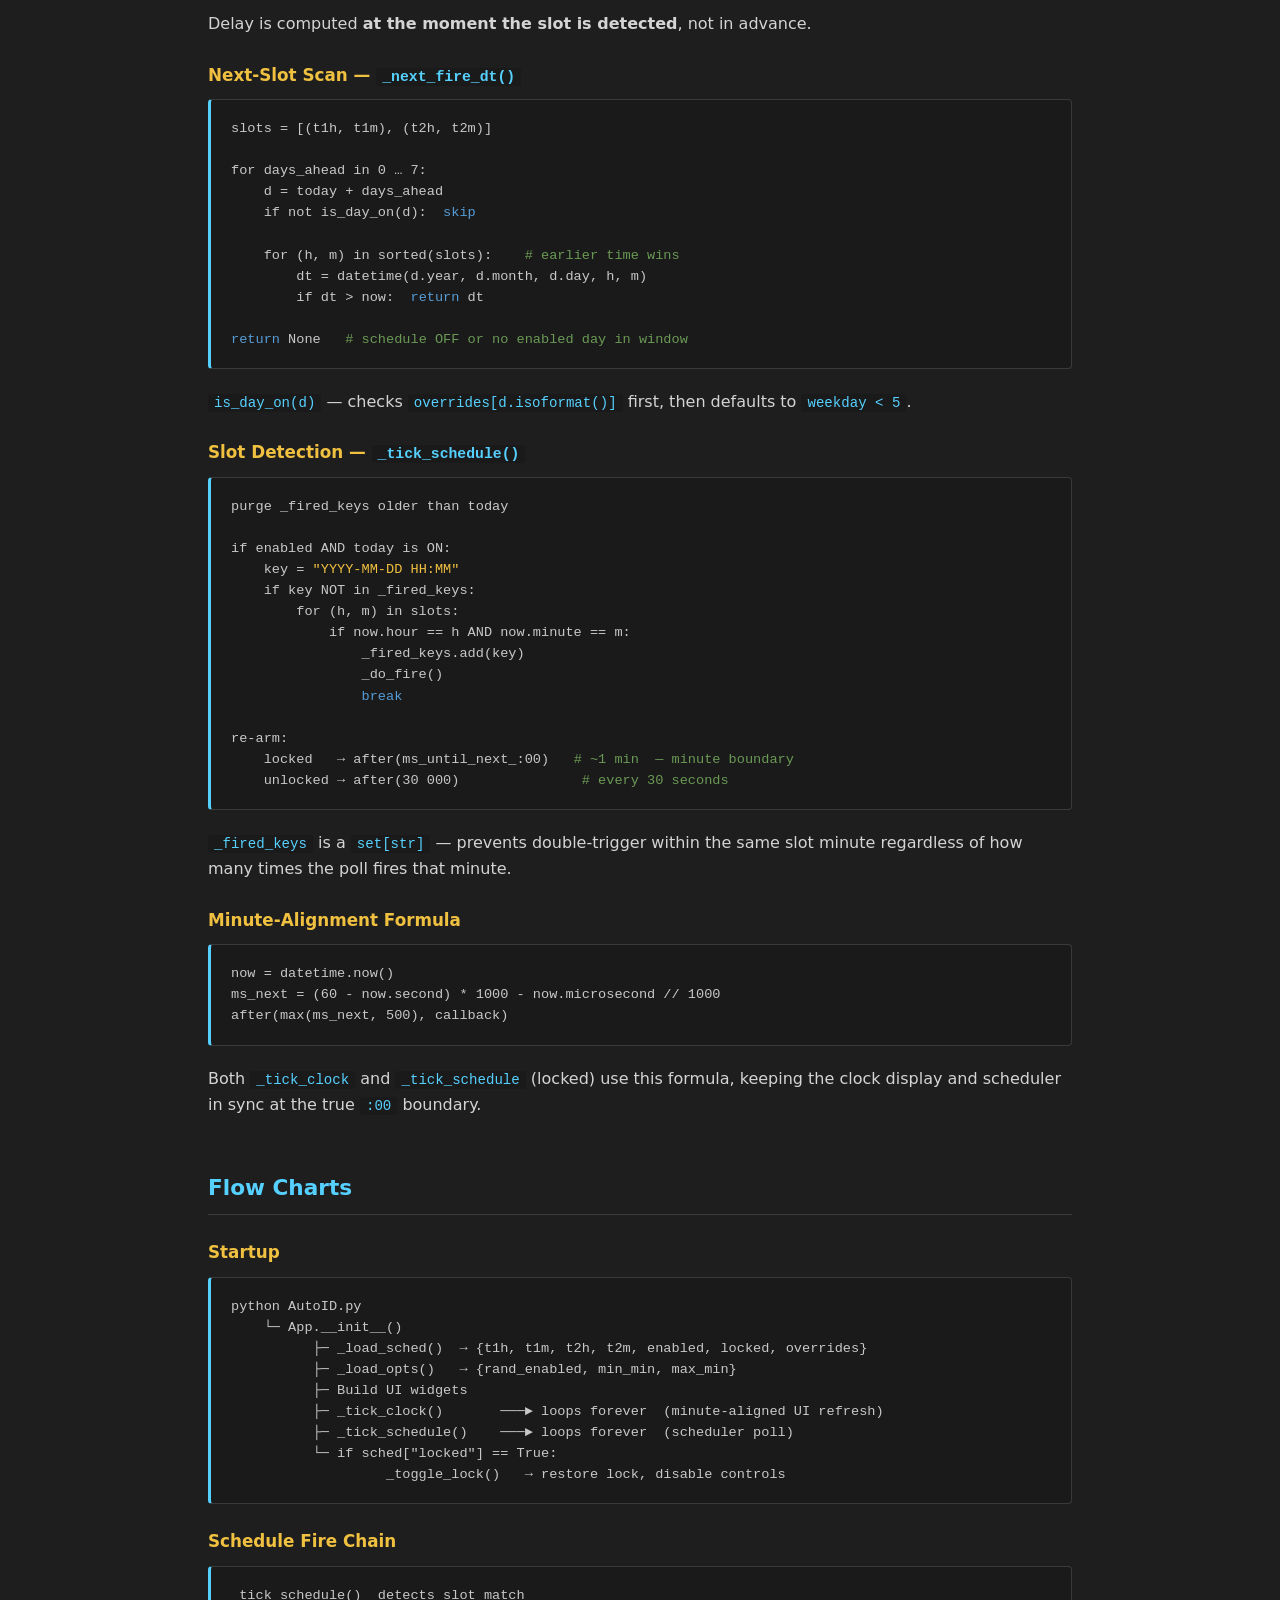
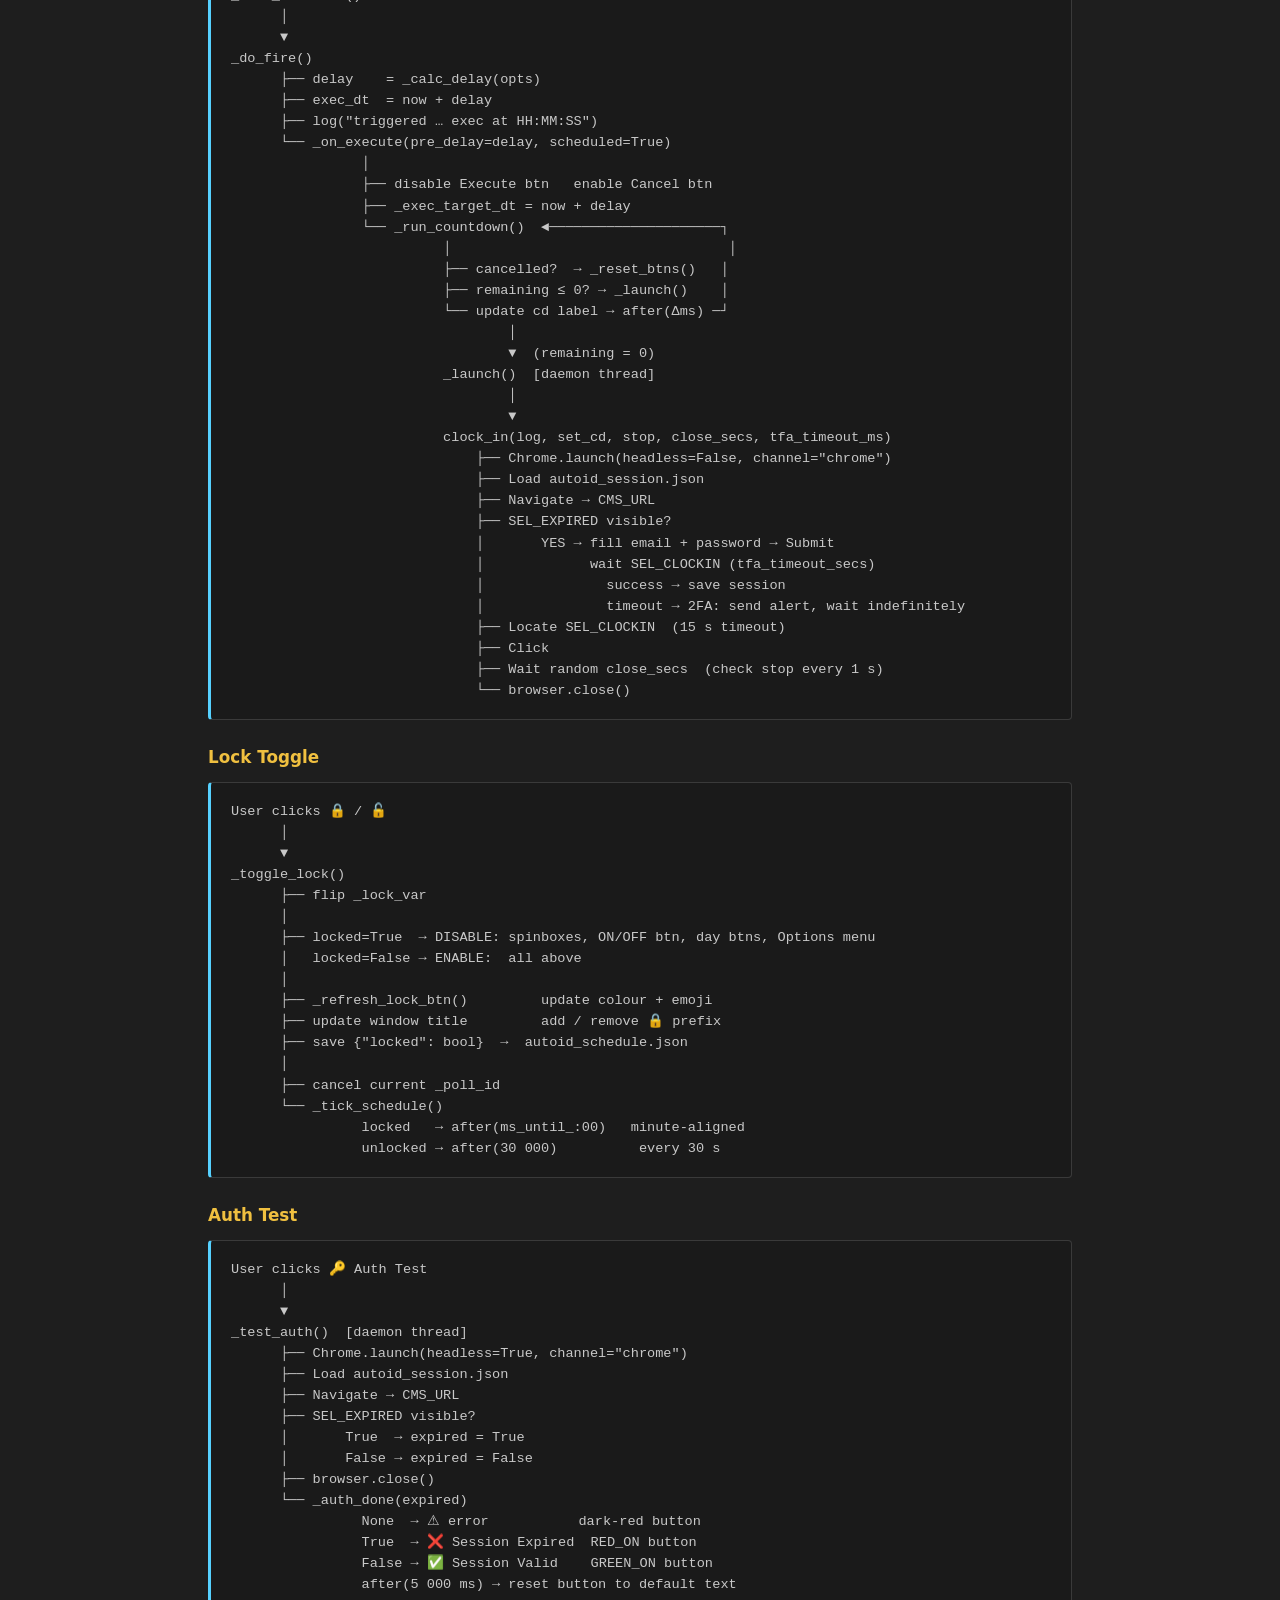
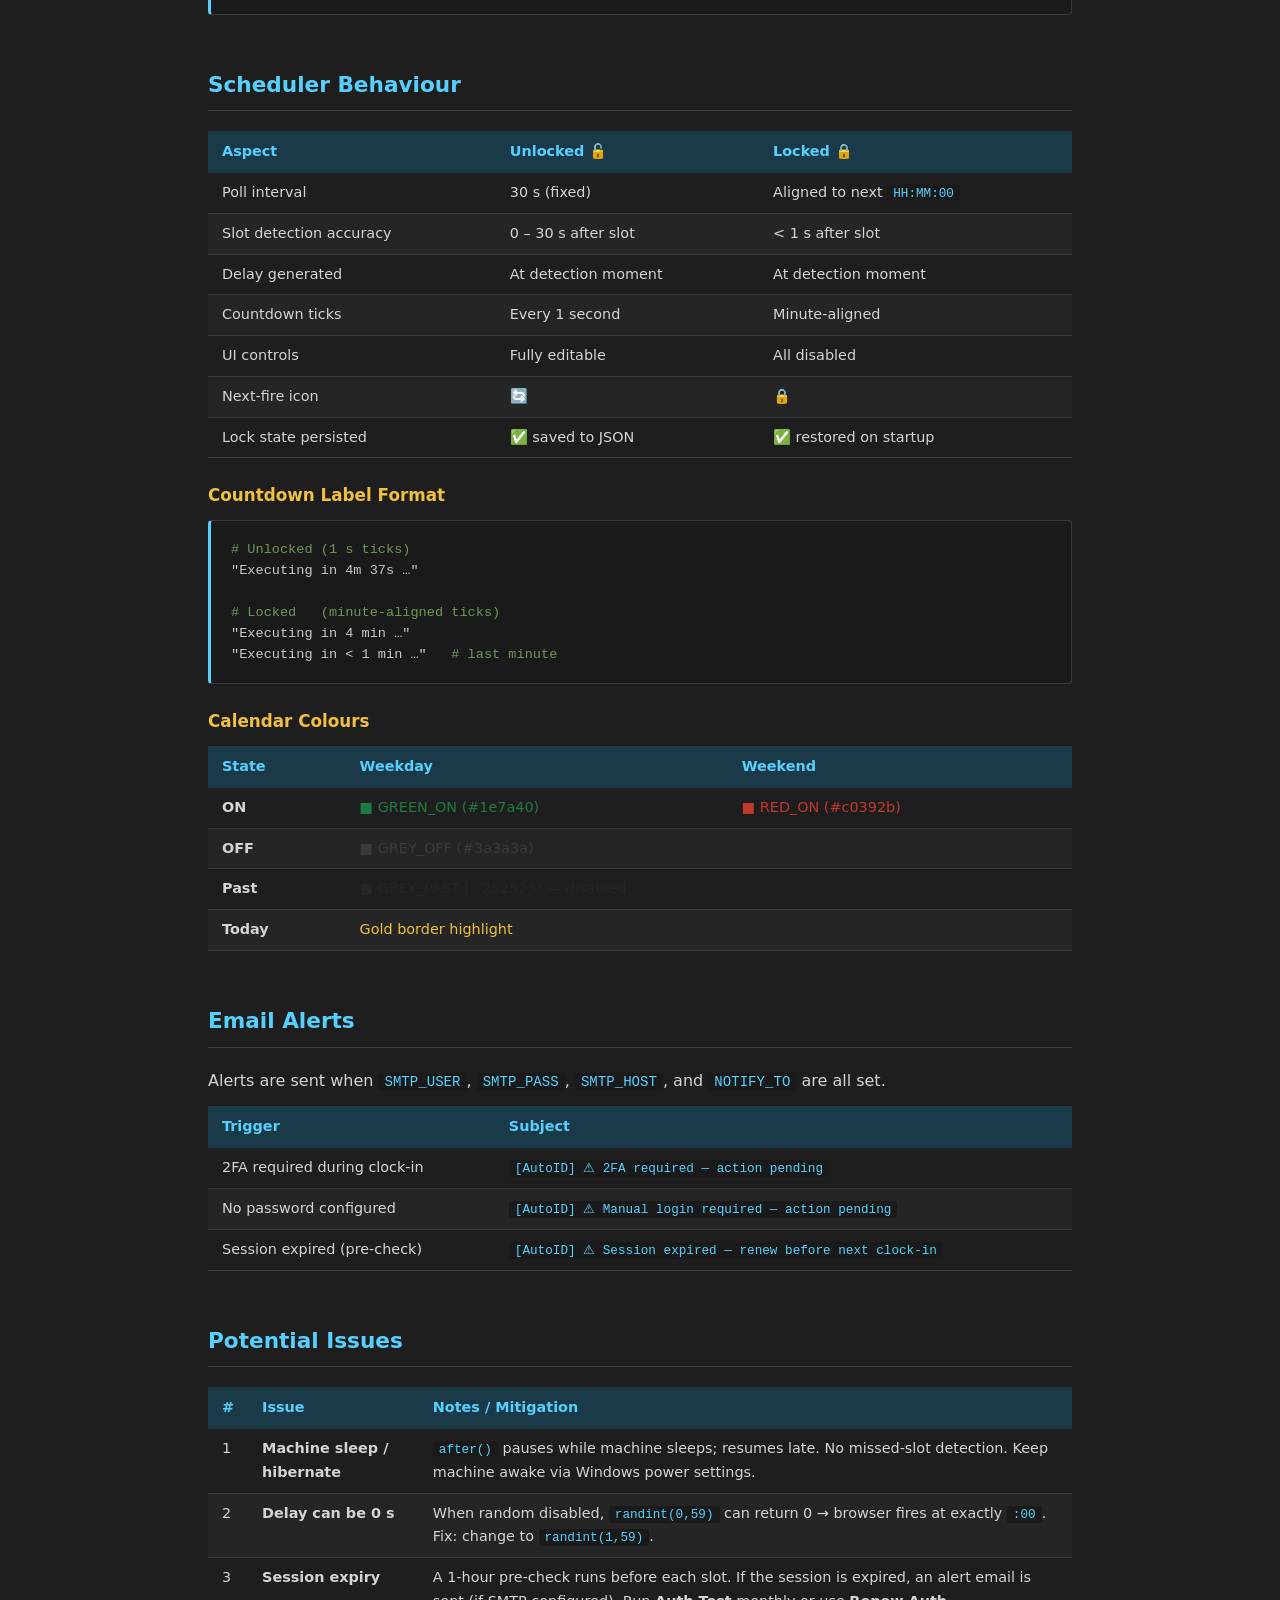
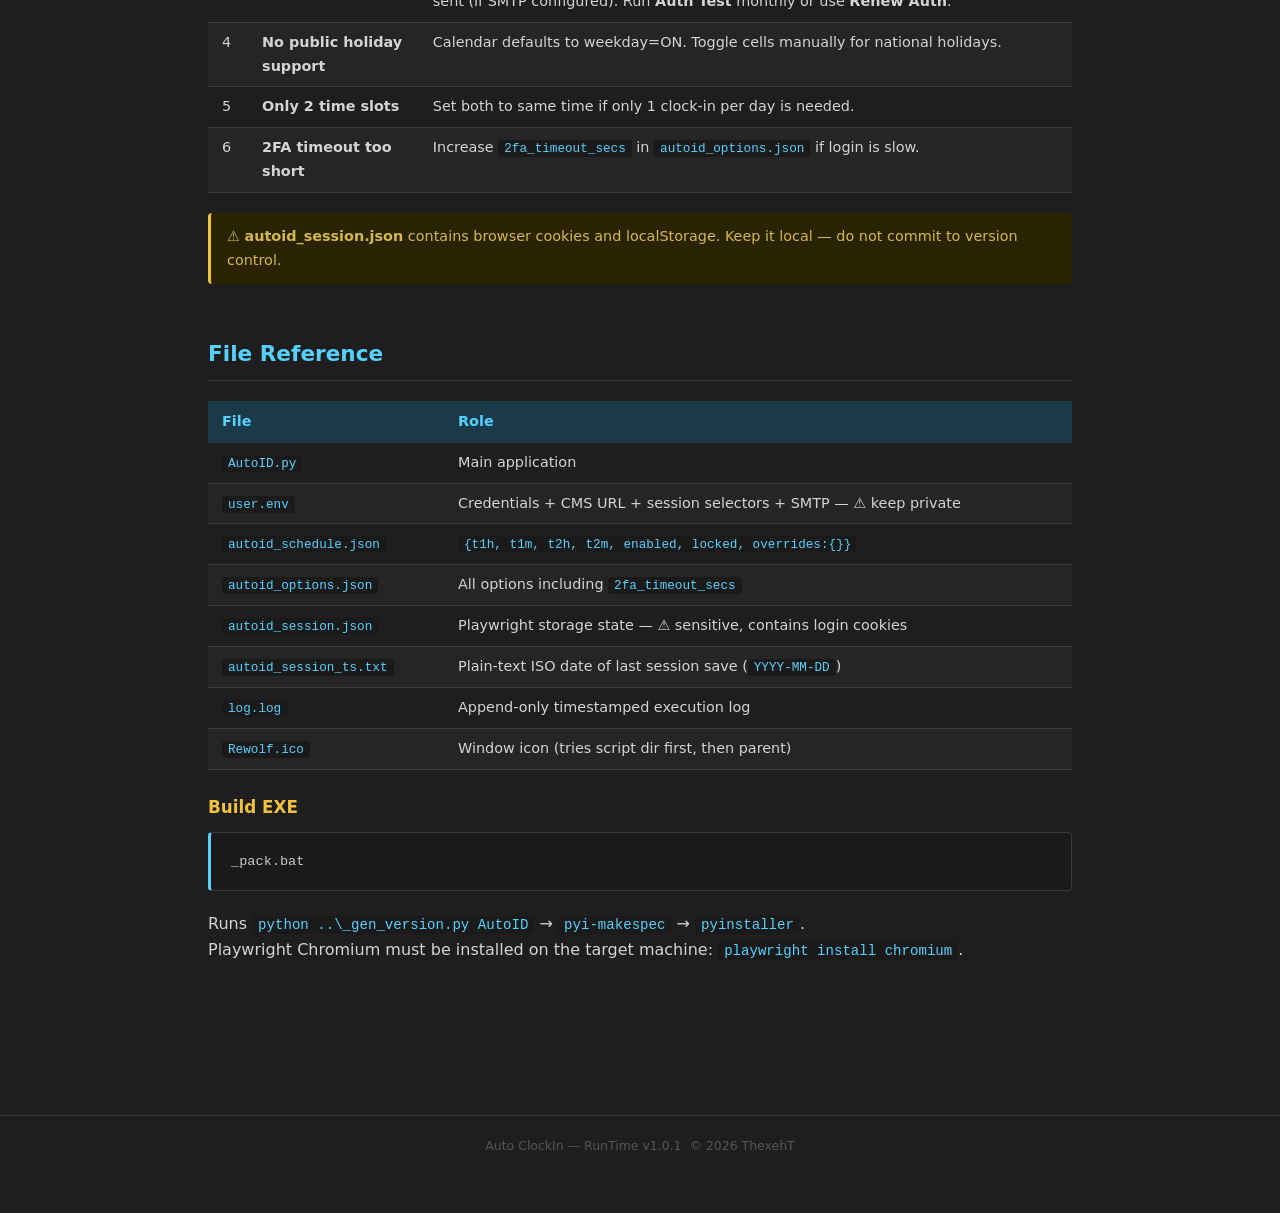
<file: AutoID/Readme_en.html>
<!DOCTYPE html>
<html lang="en">
<head>
<meta charset="UTF-8">
<meta name="viewport" content="width=device-width, initial-scale=1.0">
<title>AutoID — Auto Clock-In</title>
<style>
  :root {
    --bg:       #1e1e1e;
    --bg2:      #252525;
    --bg3:      #2b2b2b;
    --panel:    #2d2d2d;
    --border:   #3a3a3a;
    --fg:       #d4d4d4;
    --cyan:     #56d1ff;
    --gold:     #f0c040;
    --green:    #27ae60;
    --red:      #c0392b;
    --blue:     #1e6fb5;
    --th-bg:    #1a3a4a;
    --code-bg:  #1a1a1a;
  }
  *, *::before, *::after { box-sizing: border-box; margin: 0; padding: 0; }
  body {
    font-family: "Segoe UI", system-ui, sans-serif;
    background: var(--bg);
    color: var(--fg);
    line-height: 1.65;
    padding: 0 0 60px;
  }

  /* ── header ── */
  header {
    background: linear-gradient(135deg, #0d2a3a 0%, #1a1a2e 100%);
    border-bottom: 2px solid var(--cyan);
    padding: 40px 48px 32px;
  }
  header h1 { font-size: 2rem; color: var(--cyan); letter-spacing: .04em; }
  header p  { margin-top: 8px; color: #aaa; max-width: 680px; }

  /* ── nav ── */
  nav {
    background: var(--bg2);
    border-bottom: 1px solid var(--border);
    padding: 0 48px;
    display: flex; flex-wrap: wrap; gap: 0;
  }
  nav a {
    display: inline-block;
    padding: 12px 16px;
    color: #aaa;
    text-decoration: none;
    font-size: .85rem;
    border-bottom: 2px solid transparent;
    transition: color .2s, border-color .2s;
  }
  nav a:hover { color: var(--cyan); border-color: var(--cyan); }

  /* ── layout ── */
  main { max-width: 960px; margin: 0 auto; padding: 40px 48px; }
  section { margin-bottom: 52px; }
  h2 {
    font-size: 1.35rem;
    color: var(--cyan);
    border-bottom: 1px solid var(--border);
    padding-bottom: 8px;
    margin-bottom: 20px;
    scroll-margin-top: 16px;
  }
  h3 { font-size: 1.05rem; color: var(--gold); margin: 24px 0 10px; }
  p  { margin-bottom: 12px; }

  /* ── tables ── */
  table { width: 100%; border-collapse: collapse; margin-bottom: 20px; font-size: .9rem; }
  thead th {
    background: var(--th-bg);
    color: var(--cyan);
    text-align: left;
    padding: 9px 14px;
  }
  tbody tr { border-bottom: 1px solid var(--border); }
  tbody tr:nth-child(even) { background: var(--bg2); }
  td, th { padding: 8px 14px; vertical-align: top; }
  td:first-child { white-space: nowrap; }

  /* ── code / pre ── */
  code {
    background: var(--code-bg);
    color: var(--cyan);
    padding: 1px 6px;
    border-radius: 3px;
    font-size: .88em;
    font-family: "Cascadia Code", "Consolas", monospace;
  }
  pre {
    background: var(--code-bg);
    border: 1px solid var(--border);
    border-left: 3px solid var(--cyan);
    padding: 18px 20px;
    border-radius: 4px;
    overflow-x: auto;
    font-size: .85rem;
    font-family: "Cascadia Code", "Consolas", monospace;
    color: #c8c8c8;
    margin-bottom: 20px;
    line-height: 1.55;
  }
  pre .c  { color: #6a9955; }   /* comment  */
  pre .k  { color: #569cd6; }   /* keyword  */
  pre .s  { color: var(--gold); }/* string   */
  pre .n  { color: var(--cyan); }/* number   */

  /* ── badges / pills ── */
  .badge {
    display: inline-block;
    padding: 2px 9px;
    border-radius: 999px;
    font-size: .78rem;
    font-weight: 600;
    margin-right: 4px;
  }
  .badge-blue  { background: #1e3a5f; color: var(--cyan); }
  .badge-green { background: #1a3d28; color: #4caf7d; }
  .badge-gold  { background: #3d2f00; color: var(--gold); }
  .badge-red   { background: #3d1010; color: #e07070; }

  /* ── flowchart boxes ── */
  .flow-wrap {
    display: flex;
    flex-direction: column;
    align-items: flex-start;
    gap: 0;
    margin-bottom: 24px;
  }
  .flow-box {
    background: var(--panel);
    border: 1px solid var(--border);
    border-radius: 6px;
    padding: 10px 18px;
    font-size: .88rem;
    font-family: "Cascadia Code", "Consolas", monospace;
    min-width: 260px;
    position: relative;
  }
  .flow-box.start  { border-color: var(--cyan);  color: var(--cyan); }
  .flow-box.action { border-color: var(--blue);  color: #a0c8f0; }
  .flow-box.decide { border-color: var(--gold);  color: var(--gold); background: #2a2300; }
  .flow-box.end    { border-color: var(--green); color: #7ecfa0; }
  .flow-arrow {
    font-size: 1.2rem;
    color: var(--border);
    padding: 2px 0 2px 22px;
    line-height: 1;
  }

  /* ── alert box ── */
  .alert {
    border-left: 3px solid var(--gold);
    background: #2a2300;
    padding: 12px 16px;
    border-radius: 4px;
    font-size: .9rem;
    margin-bottom: 16px;
    color: #d4b84a;
  }

  /* ── UI mockup ── */
  .mockup {
    background: #2b2b2b;
    border: 1px solid #444;
    border-radius: 8px;
    padding: 24px 28px;
    font-family: "Cascadia Code", "Consolas", monospace;
    font-size: .82rem;
    line-height: 1.8;
    max-width: 440px;
  }
  .mockup .clk  { color: var(--cyan);  font-size: 1.6rem; font-weight: 700; }
  .mockup .sess { color: var(--green); }
  .mockup .next { color: var(--gold); }
  .mockup .btn-exec   { background: var(--blue);  color: #fff; padding: 2px 12px; border-radius: 3px; }
  .mockup .btn-cancel { background: #6b3030; color: #aaa; padding: 2px 12px; border-radius: 3px; }
  .mockup .btn-lock   { background: #7a5500; color: var(--gold); padding: 2px 10px; border-radius: 3px; }
  .mockup .btn-auth   { background: #3a3a3a; color: var(--fg); padding: 2px 12px; border-radius: 3px; }
  .mockup .btn-on     { background: var(--green); color: #fff; padding: 1px 10px; border-radius: 3px; }
  .mockup .dim { color: #555; }
  .mockup .grp { color: #aaf; }

  footer {
    text-align: center;
    font-size: .78rem;
    color: #555;
    margin-top: 60px;
    border-top: 1px solid var(--border);
    padding-top: 20px;
  }
</style>
</head>
<body>

<header>
  <h1>AutoID &mdash; Auto Clock-In</h1>
  <p>Automated attendance tool for CMS. Opens Google Chrome via Playwright,
     loads a saved 30-day session, and clicks <strong>線上打卡</strong> at
     scheduled times with a humanised random delay.</p>
  <div style="margin-top:14px">
    <span class="badge badge-blue">Python 3.10+</span>
    <span class="badge badge-blue">tkinter</span>
    <span class="badge badge-blue">Playwright</span>
    <span class="badge badge-gold">v1.0.1</span>
    <span class="badge badge-green">RunTime</span>
  </div>
</header>

<nav>
  <a href="#brief">Brief</a>
  <a href="#firstrun">First Run</a>
  <a href="#userenv">user.env</a>
  <a href="#overview">Overview</a>
  <a href="#algorithm">Algorithm</a>
  <a href="#flowcharts">Flow Charts</a>
  <a href="#behaviour">Behaviour</a>
  <a href="#alerts">Email Alerts</a>
  <a href="#issues">Issues</a>
  <a href="#files">Files</a>
</nav>

<main>

<!-- ─────────────────────────── BRIEF ─────────────────────────────── -->
<section id="brief">
  <h2>Brief</h2>
  <table>
    <thead><tr><th>Item</th><th>Detail</th></tr></thead>
    <tbody>
      <tr><td>App name</td><td>RunTime &nbsp;<code>_APP_NAME</code></td></tr>
      <tr><td>Version</td><td>1.0.1</td></tr>
      <tr><td>Config</td><td><code>user.env</code> (CMS URL, credentials, SMTP, session selectors)</td></tr>
      <tr><td>Language</td><td>Python 3.10+</td></tr>
      <tr><td>UI framework</td><td>tkinter — dark theme, fixed size</td></tr>
      <tr><td>Browser engine</td><td>Playwright → Google Chrome (<code>channel="chrome"</code>)</td></tr>
      <tr><td>Session lifetime</td><td>30 days (CMS &ldquo;Remember me&rdquo;)</td></tr>
      <tr><td>Schedule file</td><td><code>autoid_schedule.json</code></td></tr>
      <tr><td>Options file</td><td><code>autoid_options.json</code></td></tr>
      <tr><td>Session files</td><td><code>autoid_session.json</code> + <code>autoid_session_ts.txt</code></td></tr>
      <tr><td>Log file</td><td><code>log.log</code></td></tr>
    </tbody>
  </table>
</section>
<!-- ────────────────────────────── FIRST RUN ────────────────────────────── -->
<section id="firstrun">
  <h2>First Run</h2>
  <p>On first launch (no <code>user.env</code> found), a setup wizard collects:</p>
  <table>
    <thead><tr><th>Field</th><th>Notes</th></tr></thead>
    <tbody>
      <tr><td><strong>CMS URL</strong></td><td>e.g. <code>https://cms.company.com/cms</code></td></tr>
      <tr><td><strong>Account</strong></td><td>Login email</td></tr>
      <tr><td><strong>Password</strong></td><td>Login password</td></tr>
      <tr><td><strong>Expired selector</strong></td><td>CSS selector visible on login page (default <code>#email</code>)</td></tr>
      <tr><td><strong>Valid selector</strong></td><td>Clock-in button text on dashboard (default <code>線上打卡</code>)</td></tr>
      <tr><td><strong>SMTP settings</strong></td><td>Optional &mdash; leave blank to disable email alerts</td></tr>
      <tr><td><strong>Notify To</strong></td><td>Up to 5 comma-separated addresses</td></tr>
    </tbody>
  </table>
  <p>The wizard writes <code>user.env</code> next to the executable. All fields can be edited later in <code>user.env</code> directly.</p>
</section>

<!-- ────────────────────────────── USER.ENV ────────────────────────────── -->
<section id="userenv">
  <h2>user.env Reference</h2>
  <pre><span class="c"># Required</span>
CMS_URL=https://cms.company.com/cms
EMAIL=user@company.com
PASSWORD=your-password

<span class="c"># Session selectors (change only if your CMS differs)</span>
SESSION_EXPIRED_SEL=#email
SESSION_VALID_SEL=線上打卡

<span class="c"># SMTP email alerts (optional — leave blank to disable)</span>
SMTP_HOST=smtp.gmail.com
SMTP_PORT=587
SMTP_USER=sender@gmail.com
SMTP_PASS=app-password
NOTIFY_TO=you@example.com, colleague@example.com</pre>
  <div class="alert">⚠ <code>SESSION_EXPIRED_SEL</code> must be a valid CSS selector (e.g. <code>#email</code>). Do <strong>not</strong> put an email address here.</div>
</section>
<!-- ─────────────────────────── OVERVIEW ──────────────────────────── -->
<section id="overview">
  <h2>Overview</h2>

  <div class="mockup">
    <div class="clk">11:03</div>
    <div class="sess">Session expires in 30d &nbsp;(2026-05-10)</div>
    <div class="next">🔒 Next trigger: Fri 08:06 &nbsp;(in 21h)</div>
    <br>
    <span class="btn-exec">Execute</span> &nbsp;
    <span class="btn-cancel">Cancel</span> &nbsp;
    <span class="btn-lock">🔒</span>
    <br><br>
    <span class="btn-auth">🔑 Auth Test</span>
    <br><br>
    <span class="grp">┌ Set Schedule ──────────────────┐</span><br>
    <span class="grp">│</span> &nbsp;Time 1: &nbsp;<span style="color:var(--cyan)">08</span> : <span style="color:var(--cyan)">06</span><br>
    <span class="grp">│</span> &nbsp;Time 2: &nbsp;<span style="color:var(--cyan)">18</span> : <span style="color:var(--cyan)">13</span><br>
    <span class="grp">│</span> &nbsp;&nbsp;&nbsp;&nbsp;&nbsp;&nbsp;&nbsp;&nbsp;&nbsp;&nbsp;<span class="btn-on">● ON</span><br>
    <span class="grp">│</span> &nbsp;◀ &nbsp;April 2026 &nbsp;▶<br>
    <span class="grp">│</span> &nbsp;<span style="color:#9b2335">Sun</span> Mon Tue Wed Thu Fri <span style="color:#9b2335">Sat</span><br>
    <span class="grp">│</span> &nbsp;<span class="dim">...calendar grid (green/grey/red)...</span><br>
    <span class="grp">└────────────────────────────────┘</span><br>
    <br>
    <span class="btn-on" style="font-size:.8em">● ON</span> Save log to log.log<br>
    <span class="dim">[scrolled log box]</span>
  </div>

  <h3>Automatic sequence</h3>
  <ol style="padding-left:1.4em; line-height:2.1">
    <li>App starts → load schedule, options, lock state from JSON files and <code>user.env</code></li>
    <li>Scheduler watches <code>datetime.now()</code> for a slot match</li>
    <li>Match found → compute random delay → start countdown</li>
    <li>Countdown = 0 → open Chrome in a daemon thread → click <strong>線上打卡</strong></li>
    <li>Browser stays open 3–10 min (random) → closes automatically</li>
    <li>Scheduler re-arms for the next slot</li>
  </ol>
</section>

<!-- ─────────────────────────── ALGORITHM ─────────────────────────── -->
<section id="algorithm">
  <h2>Algorithm</h2>

  <h3>Random Delay — <code>_calc_delay(opts)</code></h3>
  <pre><span class="c"># rand_enabled = True</span>
delay = randint(min_min, max_min) × 60  +  randint(0, 59)   <span class="c"># seconds</span>
<span class="c"># example: min=1, max=10  →  range 60 s … 659 s</span>

<span class="c"># rand_enabled = False</span>
delay = randint(0, 59)   <span class="c"># seconds  (⚠ can be 0)</span></pre>
  <p>Delay is computed <strong>at the moment the slot is detected</strong>, not in advance.</p>

  <h3>Next-Slot Scan — <code>_next_fire_dt()</code></h3>
  <pre>slots = [(t1h, t1m), (t2h, t2m)]

for days_ahead in 0 … 7:
    d = today + days_ahead
    if not is_day_on(d):  <span class="k">skip</span>

    for (h, m) in sorted(slots):    <span class="c"># earlier time wins</span>
        dt = datetime(d.year, d.month, d.day, h, m)
        if dt > now:  <span class="k">return</span> dt

<span class="k">return</span> None   <span class="c"># schedule OFF or no enabled day in window</span></pre>
  <p><code>is_day_on(d)</code> — checks <code>overrides[d.isoformat()]</code> first, then defaults to <code>weekday &lt; 5</code>.</p>

  <h3>Slot Detection — <code>_tick_schedule()</code></h3>
  <pre>purge _fired_keys older than today

if enabled AND today is ON:
    key = <span class="s">"YYYY-MM-DD HH:MM"</span>
    if key NOT in _fired_keys:
        for (h, m) in slots:
            if now.hour == h AND now.minute == m:
                _fired_keys.add(key)
                _do_fire()
                <span class="k">break</span>

re-arm:
    locked   → after(ms_until_next_:00)   <span class="c"># ~1 min  — minute boundary</span>
    unlocked → after(30 000)               <span class="c"># every 30 seconds</span></pre>
  <p><code>_fired_keys</code> is a <code>set[str]</code> — prevents double-trigger within the same slot minute regardless of how many times the poll fires that minute.</p>

  <h3>Minute-Alignment Formula</h3>
  <pre>now = datetime.now()
ms_next = (60 - now.second) * 1000 - now.microsecond // 1000
after(max(ms_next, 500), callback)</pre>
  <p>Both <code>_tick_clock</code> and <code>_tick_schedule</code> (locked) use this formula, keeping the clock display and scheduler in sync at the true <code>:00</code> boundary.</p>
</section>

<!-- ─────────────────────────── FLOW CHARTS ───────────────────────── -->
<section id="flowcharts">
  <h2>Flow Charts</h2>

  <h3>Startup</h3>
  <pre>python AutoID.py
    └─ App.__init__()
          ├─ _load_sched()  → {t1h, t1m, t2h, t2m, enabled, locked, overrides}
          ├─ _load_opts()   → {rand_enabled, min_min, max_min}
          ├─ Build UI widgets
          ├─ _tick_clock()       ───► loops forever  (minute-aligned UI refresh)
          ├─ _tick_schedule()    ───► loops forever  (scheduler poll)
          └─ if sched["locked"] == True:
                   _toggle_lock()   → restore lock, disable controls</pre>

  <h3>Schedule Fire Chain</h3>
  <pre>_tick_schedule()  detects slot match
      │
      ▼
_do_fire()
      ├── delay    = _calc_delay(opts)
      ├── exec_dt  = now + delay
      ├── log("triggered … exec at HH:MM:SS")
      └── _on_execute(pre_delay=delay, scheduled=True)
                │
                ├── disable Execute btn   enable Cancel btn
                ├── _exec_target_dt = now + delay
                └── _run_countdown()  ◄─────────────────────┐
                          │                                  │
                          ├── cancelled?  → _reset_btns()   │
                          ├── remaining ≤ 0? → _launch()    │
                          └── update cd label → after(Δms) ─┘
                                  │
                                  ▼  (remaining = 0)
                          _launch()  [daemon thread]
                                  │
                                  ▼
                          clock_in(log, set_cd, stop, close_secs, tfa_timeout_ms)
                              ├── Chrome.launch(headless=False, channel="chrome")
                              ├── Load autoid_session.json
                              ├── Navigate → CMS_URL
                              ├── SEL_EXPIRED visible?
                              │       YES → fill email + password → Submit
                              │             wait SEL_CLOCKIN (tfa_timeout_secs)
                              │               success → save session
                              │               timeout → 2FA: send alert, wait indefinitely
                              ├── Locate SEL_CLOCKIN  (15 s timeout)
                              ├── Click
                              ├── Wait random close_secs  (check stop every 1 s)
                              └── browser.close()</pre>

  <h3>Lock Toggle</h3>
  <pre>User clicks 🔒 / 🔓
      │
      ▼
_toggle_lock()
      ├── flip _lock_var
      │
      ├── locked=True  → DISABLE: spinboxes, ON/OFF btn, day btns, Options menu
      │   locked=False → ENABLE:  all above
      │
      ├── _refresh_lock_btn()         update colour + emoji
      ├── update window title         add / remove 🔒 prefix
      ├── save {"locked": bool}  →  autoid_schedule.json
      │
      ├── cancel current _poll_id
      └── _tick_schedule()
                locked   → after(ms_until_:00)   minute-aligned
                unlocked → after(30 000)          every 30 s</pre>

  <h3>Auth Test</h3>
  <pre>User clicks 🔑 Auth Test
      │
      ▼
_test_auth()  [daemon thread]
      ├── Chrome.launch(headless=True, channel="chrome")
      ├── Load autoid_session.json
      ├── Navigate → CMS_URL
      ├── SEL_EXPIRED visible?
      │       True  → expired = True
      │       False → expired = False
      ├── browser.close()
      └── _auth_done(expired)
                None  → ⚠ error           dark-red button
                True  → ❌ Session Expired  RED_ON button
                False → ✅ Session Valid    GREEN_ON button
                after(5 000 ms) → reset button to default text</pre>
</section>

<!-- ─────────────────────────── BEHAVIOUR ─────────────────────────── -->
<section id="behaviour">
  <h2>Scheduler Behaviour</h2>

  <table>
    <thead>
      <tr><th>Aspect</th><th>Unlocked 🔓</th><th>Locked 🔒</th></tr>
    </thead>
    <tbody>
      <tr><td>Poll interval</td><td>30 s (fixed)</td><td>Aligned to next <code>HH:MM:00</code></td></tr>
      <tr><td>Slot detection accuracy</td><td>0 – 30 s after slot</td><td>&lt; 1 s after slot</td></tr>
      <tr><td>Delay generated</td><td>At detection moment</td><td>At detection moment</td></tr>
      <tr><td>Countdown ticks</td><td>Every 1 second</td><td>Minute-aligned</td></tr>
      <tr><td>UI controls</td><td>Fully editable</td><td>All disabled</td></tr>
      <tr><td>Next-fire icon</td><td>🔄</td><td>🔒</td></tr>
      <tr><td>Lock state persisted</td><td>✅ saved to JSON</td><td>✅ restored on startup</td></tr>
    </tbody>
  </table>

  <h3>Countdown Label Format</h3>
  <pre><span class="c"># Unlocked (1 s ticks)</span>
"Executing in 4m 37s …"

<span class="c"># Locked   (minute-aligned ticks)</span>
"Executing in 4 min …"
"Executing in &lt; 1 min …"   <span class="c"># last minute</span></pre>

  <h3>Calendar Colours</h3>
  <table>
    <thead><tr><th>State</th><th>Weekday</th><th>Weekend</th></tr></thead>
    <tbody>
      <tr><td><strong>ON</strong></td><td style="color:#1e7a40">■ GREEN_ON (#1e7a40)</td><td style="color:#c0392b">■ RED_ON (#c0392b)</td></tr>
      <tr><td><strong>OFF</strong></td><td colspan="2" style="color:#3a3a3a">■ GREY_OFF (#3a3a3a)</td></tr>
      <tr><td><strong>Past</strong></td><td colspan="2" style="color:#252525">■ GREY_PAST (#252525) — disabled</td></tr>
      <tr><td><strong>Today</strong></td><td colspan="2" style="color:#f0c040">Gold border highlight</td></tr>
    </tbody>
  </table>
</section>
<!-- ────────────────────────────── ALERTS ────────────────────────────── -->
<section id="alerts">
  <h2>Email Alerts</h2>
  <p>Alerts are sent when <code>SMTP_USER</code>, <code>SMTP_PASS</code>, <code>SMTP_HOST</code>, and <code>NOTIFY_TO</code> are all set.</p>
  <table>
    <thead><tr><th>Trigger</th><th>Subject</th></tr></thead>
    <tbody>
      <tr><td>2FA required during clock-in</td><td><code>[AutoID] ⚠ 2FA required — action pending</code></td></tr>
      <tr><td>No password configured</td><td><code>[AutoID] ⚠ Manual login required — action pending</code></td></tr>
      <tr><td>Session expired (pre-check)</td><td><code>[AutoID] ⚠ Session expired — renew before next clock-in</code></td></tr>
    </tbody>
  </table>
</section>
<!-- ─────────────────────────── ISSUES ────────────────────────────── -->
<section id="issues">
  <h2>Potential Issues</h2>

  <table>
    <thead><tr><th>#</th><th>Issue</th><th>Notes / Mitigation</th></tr></thead>
    <tbody>
      <tr>
        <td>1</td>
        <td><strong>Machine sleep / hibernate</strong></td>
        <td><code>after()</code> pauses while machine sleeps; resumes late. No missed-slot detection. Keep machine awake via Windows power settings.</td>
      </tr>
      <tr>
        <td>2</td>
        <td><strong>Delay can be 0 s</strong></td>
        <td>When random disabled, <code>randint(0,59)</code> can return 0 → browser fires at exactly <code>:00</code>. Fix: change to <code>randint(1,59)</code>.</td>
      </tr>
      <tr>
        <td>3</td>
        <td><strong>Session expiry</strong></td>
        <td>A 1-hour pre-check runs before each slot. If the session is expired, an alert email is sent (if SMTP configured). Run <strong>Auth Test</strong> monthly or use <strong>Renew Auth</strong>.</td>
      </tr>
      <tr>
        <td>4</td>
        <td><strong>No public holiday support</strong></td>
        <td>Calendar defaults to weekday=ON. Toggle cells manually for national holidays.</td>
      </tr>
      <tr>
        <td>5</td>
        <td><strong>Only 2 time slots</strong></td>
        <td>Set both to same time if only 1 clock-in per day is needed.</td>
      </tr>
      <tr>
        <td>6</td>
        <td><strong>2FA timeout too short</strong></td>
        <td>Increase <code>2fa_timeout_secs</code> in <code>autoid_options.json</code> if login is slow.</td>
      </tr>
    </tbody>
  </table>

  <div class="alert">
    ⚠ <strong>autoid_session.json</strong> contains browser cookies and localStorage.
    Keep it local — do not commit to version control.
  </div>
</section>

<!-- ─────────────────────────── FILES ─────────────────────────────── -->
<section id="files">
  <h2>File Reference</h2>
  <table>
    <thead><tr><th>File</th><th>Role</th></tr></thead>
    <tbody>
      <tr><td><code>AutoID.py</code></td><td>Main application</td></tr>
      <tr><td><code>user.env</code></td><td>Credentials + CMS URL + session selectors + SMTP &mdash; ⚠ keep private</td></tr>
      <tr><td><code>autoid_schedule.json</code></td><td><code>{t1h, t1m, t2h, t2m, enabled, locked, overrides:{}}</code></td></tr>
      <tr><td><code>autoid_options.json</code></td><td>All options including <code>2fa_timeout_secs</code></td></tr>
      <tr><td><code>autoid_session.json</code></td><td>Playwright storage state — ⚠ sensitive, contains login cookies</td></tr>
      <tr><td><code>autoid_session_ts.txt</code></td><td>Plain-text ISO date of last session save (<code>YYYY-MM-DD</code>)</td></tr>
      <tr><td><code>log.log</code></td><td>Append-only timestamped execution log</td></tr>
      <tr><td><code>Rewolf.ico</code></td><td>Window icon (tries script dir first, then parent)</td></tr>
    </tbody>
  </table>

  <h3>Build EXE</h3>
  <pre>_pack.bat</pre>
  <p>Runs <code>python ..&#92;_gen_version.py AutoID</code> &rarr; <code>pyi-makespec</code> &rarr; <code>pyinstaller</code>.<br>
     Playwright Chromium must be installed on the target machine: <code>playwright install chromium</code>.</p>
</section>

</main>

<footer>
  Auto ClockIn &mdash; RunTime v1.0.1 &nbsp;&copy; 2026 ThexehT
</footer>

</body>
</html>
</file>
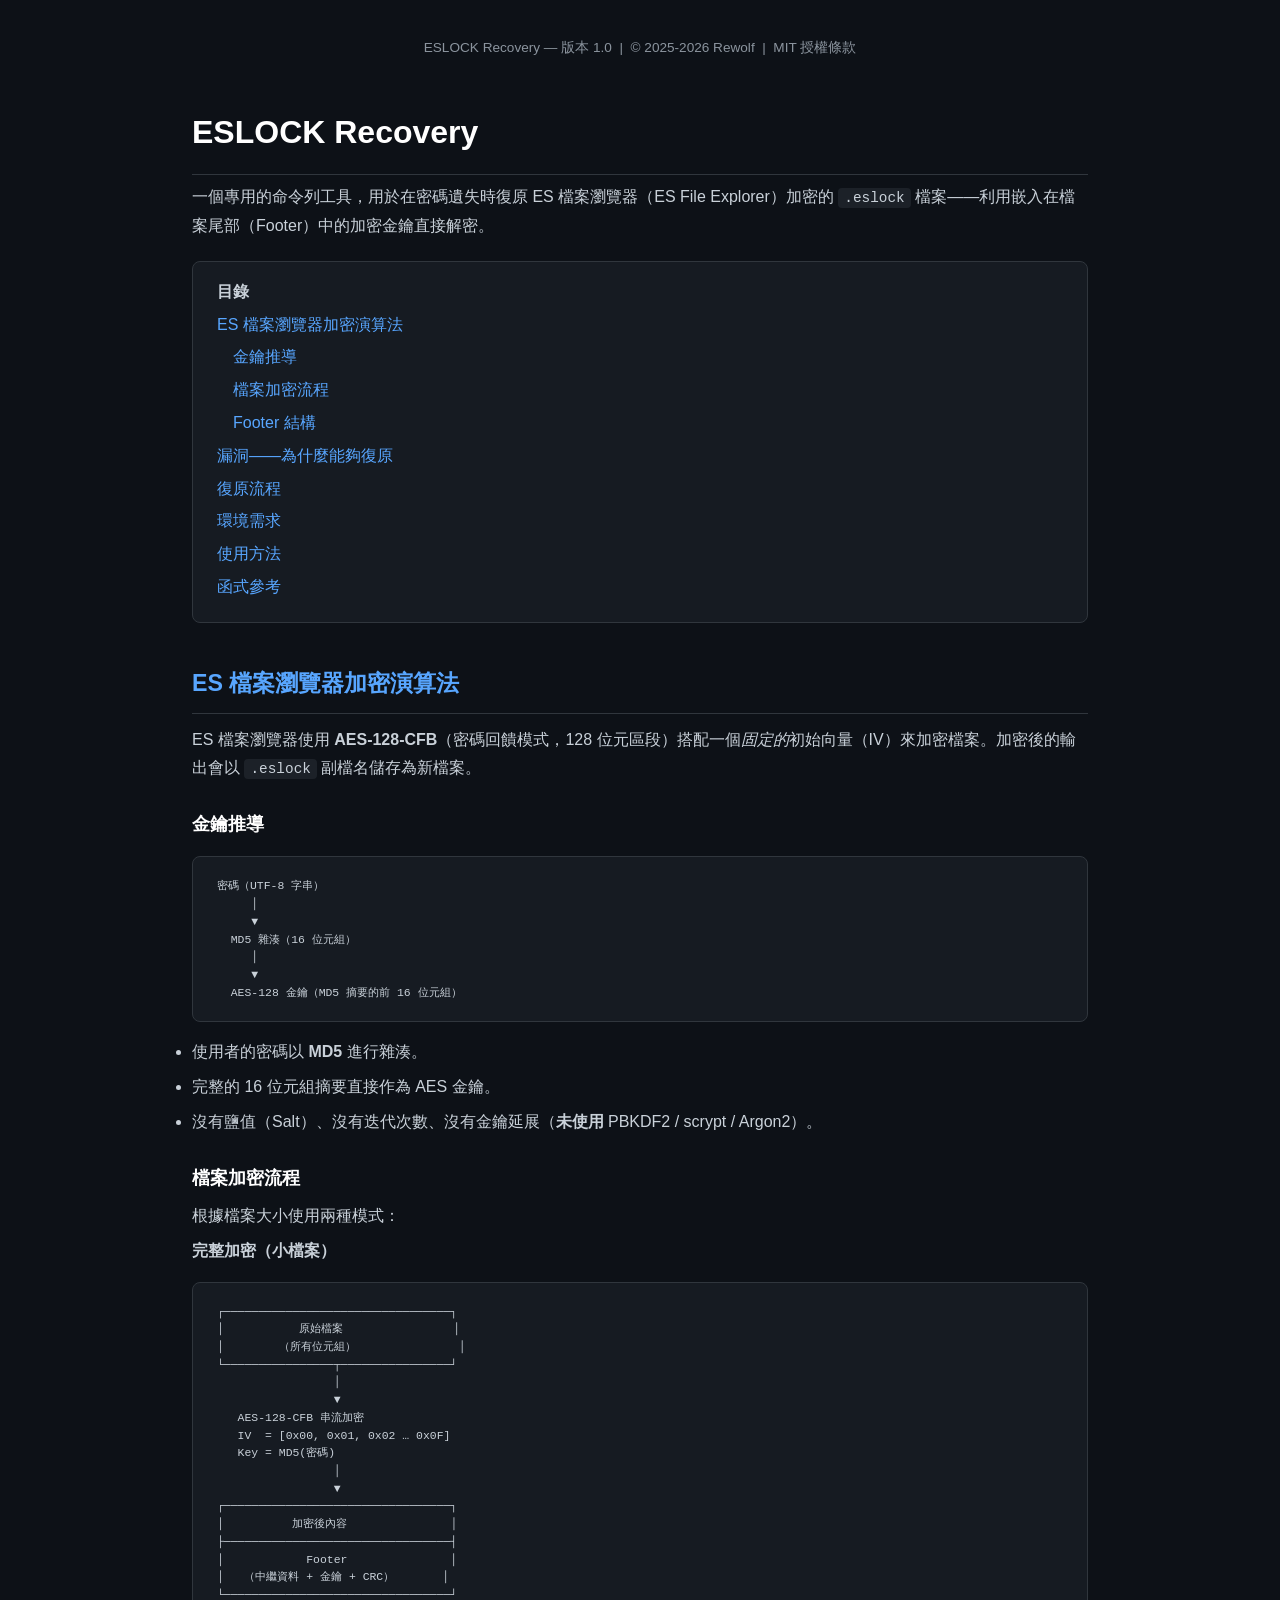
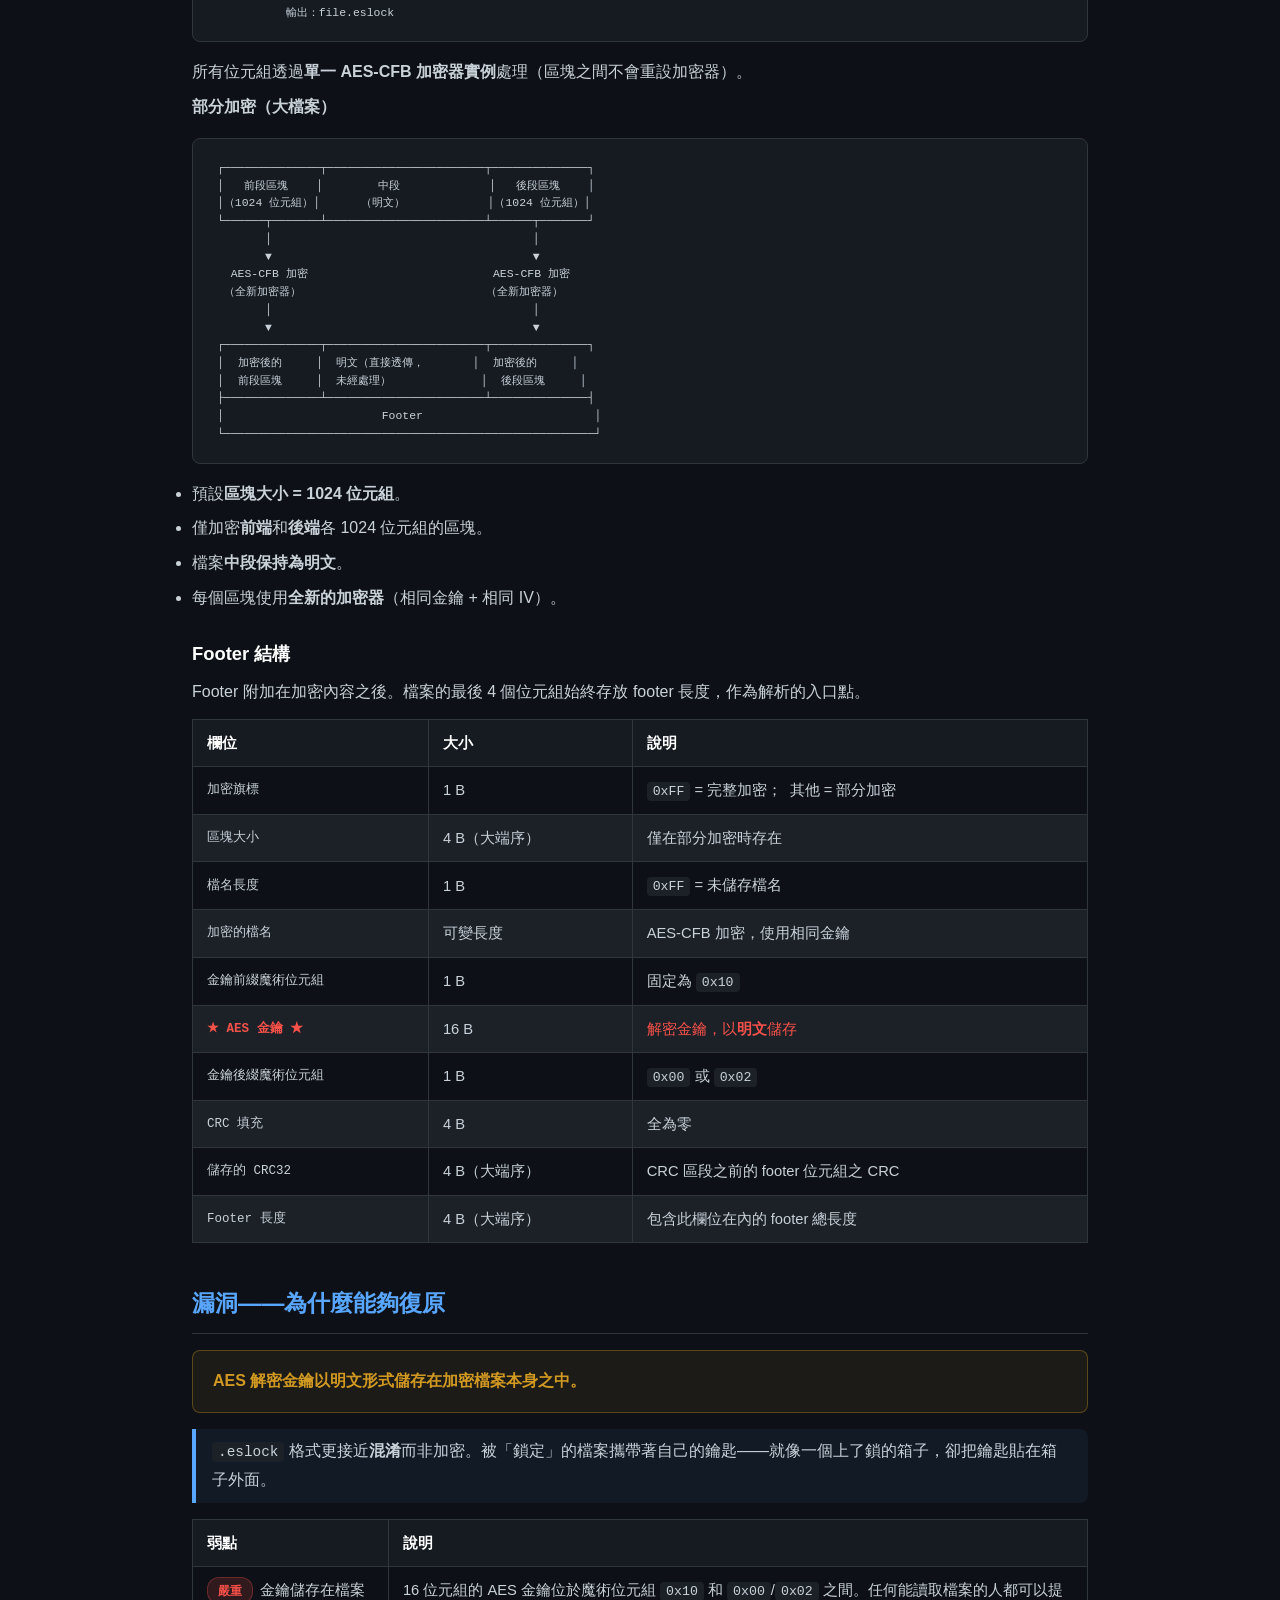
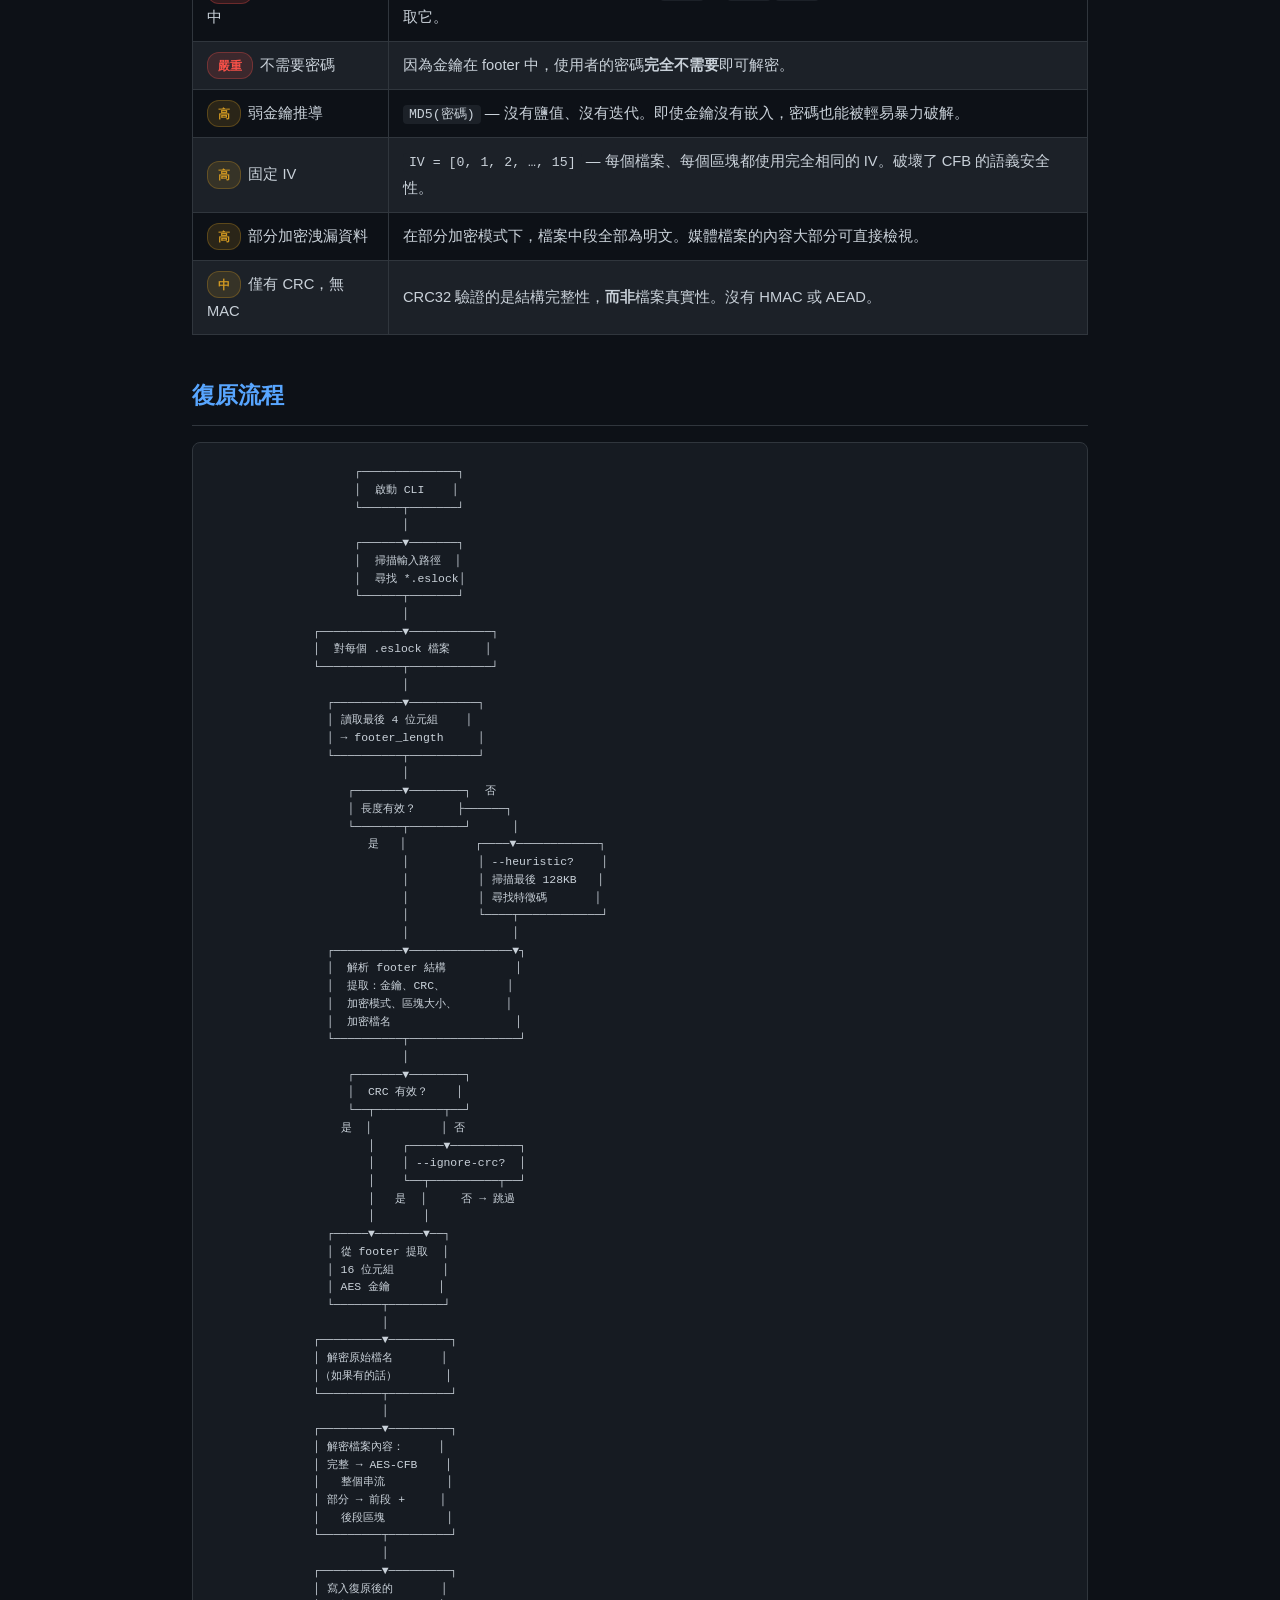
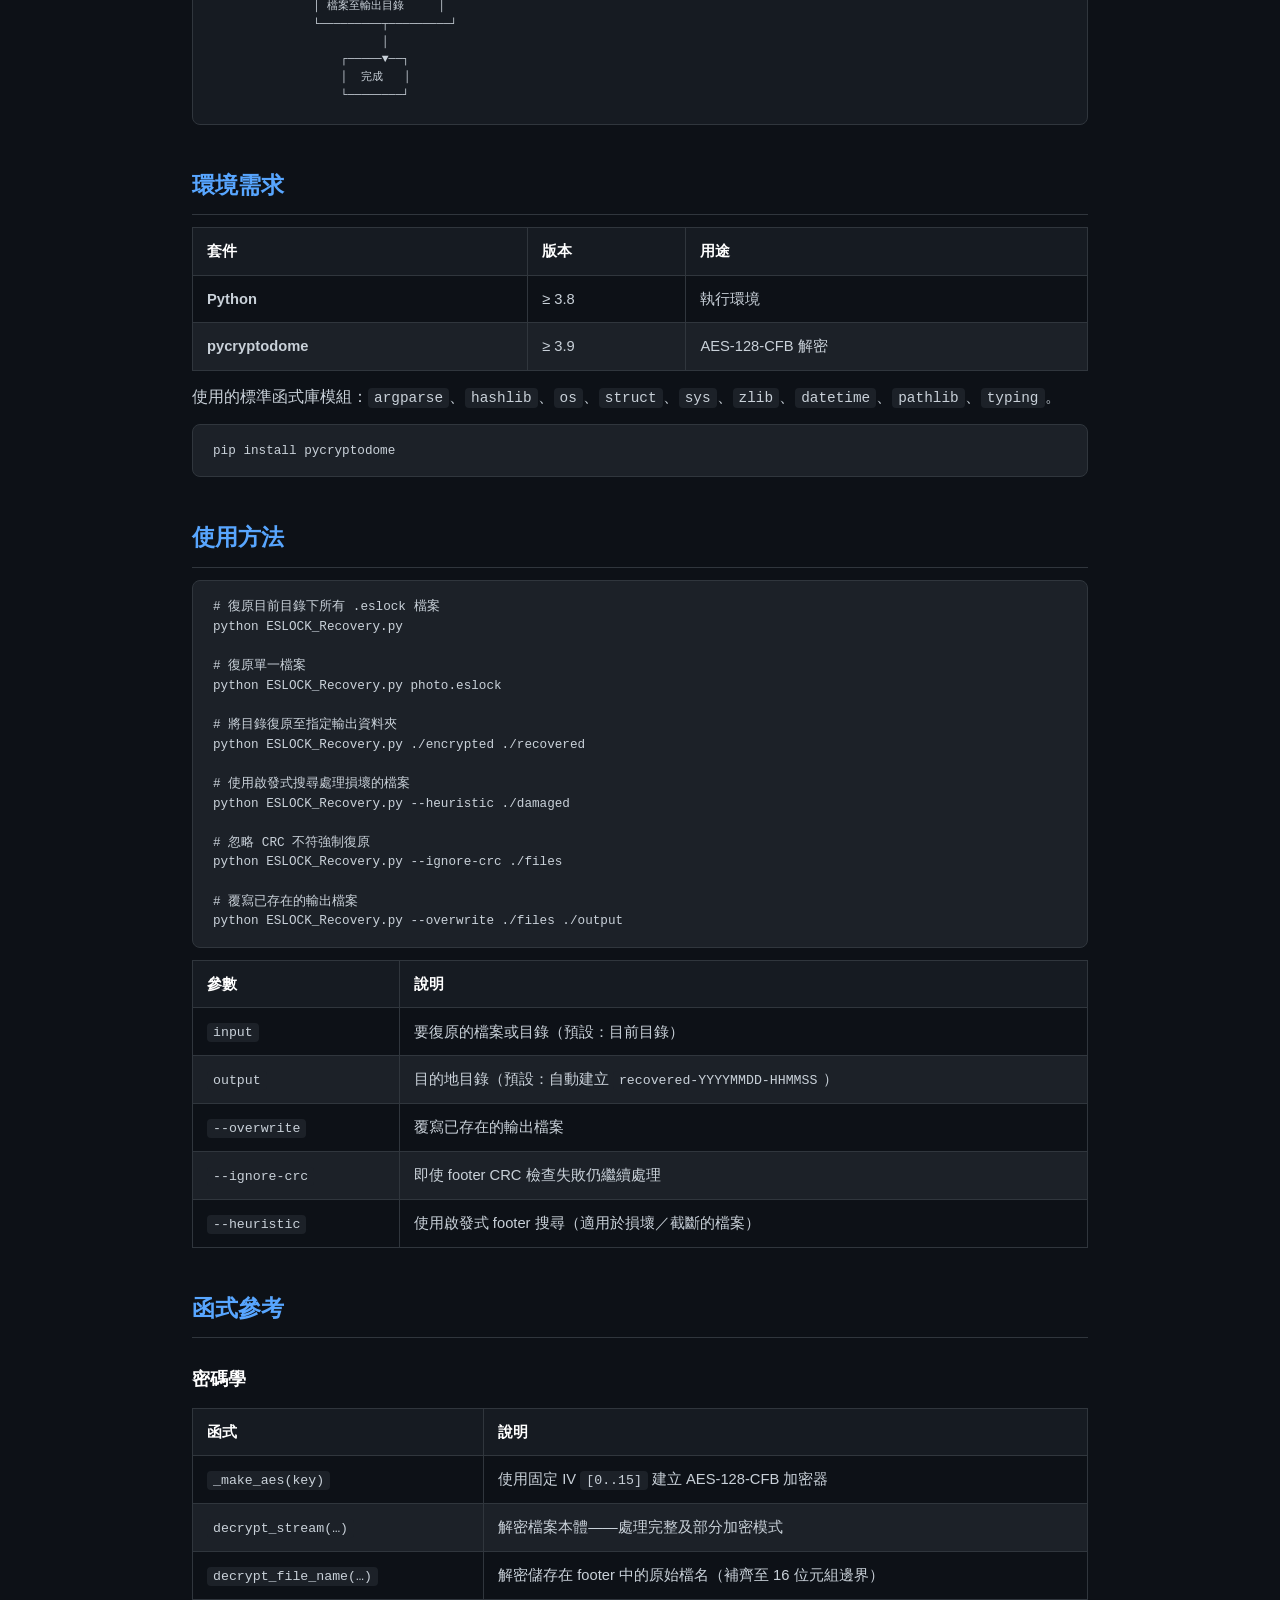
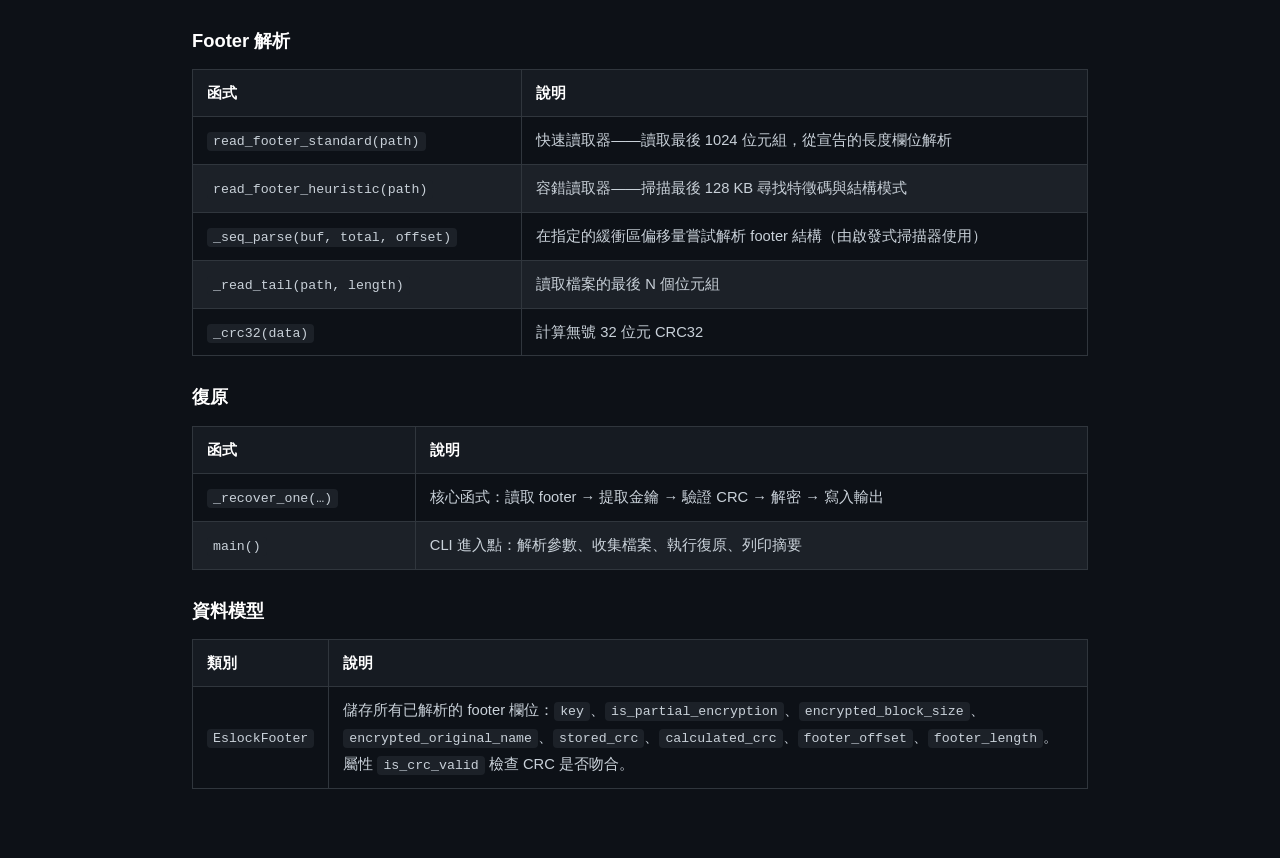
<file: ESLOCK_Recover/ESLOCK_Recovery.html>
<!DOCTYPE html>
<html lang="zh-Hant">
<head>
<meta charset="UTF-8">
<meta name="viewport" content="width=device-width, initial-scale=1.0">
<title>ESLOCK Recovery — 說明文件</title>
<style>
  :root{--bg:#0d1117;--fg:#c9d1d9;--card:#161b22;--border:#30363d;--accent:#58a6ff;--green:#3fb950;--red:#f85149;--yellow:#d29922;--code-bg:#1c2128;--table-alt:#1c2128}
  *{box-sizing:border-box;margin:0;padding:0}
  body{font-family:-apple-system,BlinkMacSystemFont,"Segoe UI","Microsoft JhengHei","PingFang TC",Helvetica,Arial,sans-serif;background:var(--bg);color:var(--fg);line-height:1.8;padding:0}
  .container{max-width:960px;margin:0 auto;padding:24px 32px 64px}
  h1{font-size:2rem;margin:32px 0 8px;color:#fff;border-bottom:1px solid var(--border);padding-bottom:12px}
  h2{font-size:1.45rem;margin:40px 0 12px;color:var(--accent);border-bottom:1px solid var(--border);padding-bottom:8px}
  h3{font-size:1.15rem;margin:24px 0 8px;color:#fff}
  p,li{margin:6px 0}
  a{color:var(--accent);text-decoration:none}
  a:hover{text-decoration:underline}
  code{background:var(--code-bg);padding:2px 6px;border-radius:4px;font-family:"Cascadia Code","Fira Code",Consolas,monospace;font-size:.9em}
  pre{background:var(--code-bg);border:1px solid var(--border);border-radius:8px;padding:16px 20px;overflow-x:auto;font-size:.88em;line-height:1.55;margin:12px 0}
  pre code{background:none;padding:0}
  table{width:100%;border-collapse:collapse;margin:12px 0;font-size:.92em}
  th,td{text-align:left;padding:10px 14px;border:1px solid var(--border)}
  th{background:var(--card);color:#fff;font-weight:600}
  tr:nth-child(even) td{background:var(--table-alt)}
  .badge{display:inline-block;padding:2px 10px;border-radius:12px;font-size:.8em;font-weight:600}
  .badge-red{background:rgba(248,81,73,.15);color:var(--red);border:1px solid rgba(248,81,73,.3)}
  .badge-yellow{background:rgba(210,153,34,.15);color:var(--yellow);border:1px solid rgba(210,153,34,.3)}
  .badge-green{background:rgba(63,185,80,.15);color:var(--green);border:1px solid rgba(63,185,80,.3)}
  .flow{background:var(--card);border:1px solid var(--border);border-radius:8px;padding:20px 24px;overflow-x:auto;margin:16px 0}
  .flow pre{background:none;border:none;padding:0;margin:0}
  .toc{background:var(--card);border:1px solid var(--border);border-radius:8px;padding:16px 24px;margin:20px 0}
  .toc ul{list-style:none;padding-left:16px}
  .toc>ul{padding-left:0}
  .toc li{margin:4px 0}
  .warn-box{background:rgba(210,153,34,.08);border:1px solid rgba(210,153,34,.35);border-radius:8px;padding:16px 20px;margin:16px 0;color:var(--yellow)}
  .footer-map td:first-child{white-space:nowrap;font-family:"Cascadia Code",Consolas,monospace;font-size:.85em}
  blockquote{border-left:4px solid var(--accent);margin:16px 0;padding:8px 16px;background:rgba(88,166,255,.06);border-radius:0 8px 8px 0}
  .version-bar{text-align:center;color:#8b949e;font-size:.85em;padding:12px 0;margin-bottom:8px}
</style>
</head>
<body>
<div class="container">

<div class="version-bar">ESLOCK Recovery &mdash; 版本 1.0 &nbsp;|&nbsp; &copy; 2025-2026 Rewolf &nbsp;|&nbsp; MIT 授權條款</div>

<h1>ESLOCK Recovery</h1>
<p>一個專用的命令列工具，用於在密碼遺失時復原 ES&nbsp;檔案瀏覽器（ES&nbsp;File&nbsp;Explorer）加密的 <code>.eslock</code> 檔案——利用嵌入在檔案尾部（Footer）中的加密金鑰直接解密。</p>

<!-- 目錄 -->
<div class="toc">
  <strong>目錄</strong>
  <ul>
    <li><a href="#algorithm">ES 檔案瀏覽器加密演算法</a>
      <ul>
        <li><a href="#key-derivation">金鑰推導</a></li>
        <li><a href="#encryption-flow">檔案加密流程</a></li>
        <li><a href="#footer-structure">Footer 結構</a></li>
      </ul>
    </li>
    <li><a href="#loophole">漏洞——為什麼能夠復原</a></li>
    <li><a href="#recovery-flow">復原流程</a></li>
    <li><a href="#requirements">環境需求</a></li>
    <li><a href="#usage">使用方法</a></li>
    <li><a href="#functions">函式參考</a></li>
  </ul>
</div>

<!-- ════════════════════════════════════════════════════════════════════════ -->
<h2 id="algorithm">ES 檔案瀏覽器加密演算法</h2>
<p>ES 檔案瀏覽器使用 <strong>AES-128-CFB</strong>（密碼回饋模式，128 位元區段）搭配一個<em>固定的</em>初始向量（IV）來加密檔案。加密後的輸出會以 <code>.eslock</code> 副檔名儲存為新檔案。</p>

<h3 id="key-derivation">金鑰推導</h3>
<div class="flow"><pre>
密碼（UTF-8 字串）
     │
     ▼
  MD5 雜湊（16 位元組）
     │
     ▼
  AES-128 金鑰（MD5 摘要的前 16 位元組）
</pre></div>
<ul>
  <li>使用者的密碼以 <strong>MD5</strong> 進行雜湊。</li>
  <li>完整的 16 位元組摘要直接作為 AES 金鑰。</li>
  <li>沒有鹽值（Salt）、沒有迭代次數、沒有金鑰延展（<strong>未使用</strong> PBKDF2 / scrypt / Argon2）。</li>
</ul>

<h3 id="encryption-flow">檔案加密流程</h3>
<p>根據檔案大小使用兩種模式：</p>

<h4>完整加密（小檔案）</h4>
<div class="flow"><pre>
┌─────────────────────────────────┐
│           原始檔案                │
│        （所有位元組）               │
└────────────────┬────────────────┘
                 │
                 ▼
   AES-128-CFB 串流加密
   IV  = [0x00, 0x01, 0x02 … 0x0F]
   Key = MD5(密碼)
                 │
                 ▼
┌─────────────────────────────────┐
│          加密後內容               │
├─────────────────────────────────┤
│            Footer               │
│   （中繼資料 + 金鑰 + CRC）       │
└─────────────────────────────────┘
          輸出：file.eslock
</pre></div>
<p>所有位元組透過<strong>單一 AES-CFB 加密器實例</strong>處理（區塊之間不會重設加密器）。</p>

<h4>部分加密（大檔案）</h4>
<div class="flow"><pre>
┌──────────────┬───────────────────────┬──────────────┐
│   前段區塊    │        中段             │   後段區塊    │
│（1024 位元組）│      （明文）            │（1024 位元組）│
└──────┬───────┴───────────────────────┴──────┬───────┘
       │                                      │
       ▼                                      ▼
  AES-CFB 加密                           AES-CFB 加密
 （全新加密器）                           （全新加密器）
       │                                      │
       ▼                                      ▼
┌──────────────┬───────────────────────┬──────────────┐
│  加密後的     │  明文（直接透傳，       │  加密後的     │
│  前段區塊     │  未經處理）             │  後段區塊     │
├──────────────┴───────────────────────┴──────────────┤
│                       Footer                         │
└──────────────────────────────────────────────────────┘
</pre></div>
<ul>
  <li>預設<strong>區塊大小 = 1024 位元組</strong>。</li>
  <li>僅加密<strong>前端</strong>和<strong>後端</strong>各 1024 位元組的區塊。</li>
  <li>檔案<strong>中段保持為明文</strong>。</li>
  <li>每個區塊使用<strong>全新的加密器</strong>（相同金鑰 + 相同 IV）。</li>
</ul>

<h3 id="footer-structure">Footer 結構</h3>
<p>Footer 附加在加密內容之後。檔案的最後 4 個位元組始終存放 footer 長度，作為解析的入口點。</p>

<table class="footer-map">
  <thead><tr><th>欄位</th><th>大小</th><th>說明</th></tr></thead>
  <tbody>
    <tr><td>加密旗標</td><td>1 B</td><td><code>0xFF</code> = 完整加密；&ensp;其他 = 部分加密</td></tr>
    <tr><td>區塊大小</td><td>4 B（大端序）</td><td>僅在部分加密時存在</td></tr>
    <tr><td>檔名長度</td><td>1 B</td><td><code>0xFF</code> = 未儲存檔名</td></tr>
    <tr><td>加密的檔名</td><td>可變長度</td><td>AES-CFB 加密，使用相同金鑰</td></tr>
    <tr><td>金鑰前綴魔術位元組</td><td>1 B</td><td>固定為 <code>0x10</code></td></tr>
    <tr><td style="color:var(--red);font-weight:700">★ AES 金鑰 ★</td><td>16 B</td><td style="color:var(--red)">解密金鑰，以<strong>明文</strong>儲存</td></tr>
    <tr><td>金鑰後綴魔術位元組</td><td>1 B</td><td><code>0x00</code> 或 <code>0x02</code></td></tr>
    <tr><td>CRC 填充</td><td>4 B</td><td>全為零</td></tr>
    <tr><td>儲存的 CRC32</td><td>4 B（大端序）</td><td>CRC 區段之前的 footer 位元組之 CRC</td></tr>
    <tr><td>Footer 長度</td><td>4 B（大端序）</td><td>包含此欄位在內的 footer 總長度</td></tr>
  </tbody>
</table>

<!-- ════════════════════════════════════════════════════════════════════════ -->
<h2 id="loophole">漏洞——為什麼能夠復原</h2>

<div class="warn-box">
  <strong>AES 解密金鑰以明文形式儲存在加密檔案本身之中。</strong>
</div>

<blockquote>
<code>.eslock</code> 格式更接近<strong>混淆</strong>而非加密。被「鎖定」的檔案攜帶著自己的鑰匙——就像一個上了鎖的箱子，卻把鑰匙貼在箱子外面。
</blockquote>

<table>
  <thead><tr><th>弱點</th><th>說明</th></tr></thead>
  <tbody>
    <tr>
      <td><span class="badge badge-red">嚴重</span>&ensp;金鑰儲存在檔案中</td>
      <td>16 位元組的 AES 金鑰位於魔術位元組 <code>0x10</code> 和 <code>0x00</code>/<code>0x02</code> 之間。任何能讀取檔案的人都可以提取它。</td>
    </tr>
    <tr>
      <td><span class="badge badge-red">嚴重</span>&ensp;不需要密碼</td>
      <td>因為金鑰在 footer 中，使用者的密碼<strong>完全不需要</strong>即可解密。</td>
    </tr>
    <tr>
      <td><span class="badge badge-yellow">高</span>&ensp;弱金鑰推導</td>
      <td><code>MD5(密碼)</code> — 沒有鹽值、沒有迭代。即使金鑰沒有嵌入，密碼也能被輕易暴力破解。</td>
    </tr>
    <tr>
      <td><span class="badge badge-yellow">高</span>&ensp;固定 IV</td>
      <td><code>IV = [0, 1, 2, …, 15]</code> — 每個檔案、每個區塊都使用完全相同的 IV。破壞了 CFB 的語義安全性。</td>
    </tr>
    <tr>
      <td><span class="badge badge-yellow">高</span>&ensp;部分加密洩漏資料</td>
      <td>在部分加密模式下，檔案中段全部為明文。媒體檔案的內容大部分可直接檢視。</td>
    </tr>
    <tr>
      <td><span class="badge badge-yellow">中</span>&ensp;僅有 CRC，無 MAC</td>
      <td>CRC32 驗證的是結構完整性，<strong>而非</strong>檔案真實性。沒有 HMAC 或 AEAD。</td>
    </tr>
  </tbody>
</table>

<!-- ════════════════════════════════════════════════════════════════════════ -->
<h2 id="recovery-flow">復原流程</h2>
<div class="flow"><pre>
                    ┌──────────────┐
                    │  啟動 CLI    │
                    └──────┬───────┘
                           │
                    ┌──────▼───────┐
                    │  掃描輸入路徑  │
                    │  尋找 *.eslock│
                    └──────┬───────┘
                           │
              ┌────────────▼────────────┐
              │  對每個 .eslock 檔案     │
              └────────────┬────────────┘
                           │
                ┌──────────▼──────────┐
                │ 讀取最後 4 位元組    │
                │ → footer_length     │
                └──────────┬──────────┘
                           │
                   ┌───────▼────────┐  否
                   │ 長度有效？      ├──────┐
                   └───────┬────────┘      │
                      是   │          ┌────▼────────────┐
                           │          │ --heuristic?    │
                           │          │ 掃描最後 128KB   │
                           │          │ 尋找特徵碼       │
                           │          └────┬────────────┘
                           │               │
                ┌──────────▼───────────────▼┐
                │  解析 footer 結構          │
                │  提取：金鑰、CRC、         │
                │  加密模式、區塊大小、       │
                │  加密檔名                  │
                └──────────┬────────────────┘
                           │
                   ┌───────▼────────┐
                   │  CRC 有效？    │
                   └──┬──────────┬──┘
                  是  │          │ 否
                      │    ┌─────▼──────────┐
                      │    │ --ignore-crc?  │
                      │    └──┬──────────┬──┘
                      │   是  │     否 → 跳過
                      │       │
                ┌─────▼───────▼──┐
                │ 從 footer 提取  │
                │ 16 位元組       │
                │ AES 金鑰       │
                └───────┬────────┘
                        │
              ┌─────────▼─────────┐
              │ 解密原始檔名       │
              │（如果有的話）       │
              └─────────┬─────────┘
                        │
              ┌─────────▼─────────┐
              │ 解密檔案內容：     │
              │ 完整 → AES-CFB    │
              │   整個串流         │
              │ 部分 → 前段 +     │
              │   後段區塊         │
              └─────────┬─────────┘
                        │
              ┌─────────▼─────────┐
              │ 寫入復原後的       │
              │ 檔案至輸出目錄     │
              └─────────┬─────────┘
                        │
                  ┌─────▼──┐
                  │  完成   │
                  └────────┘
</pre></div>

<!-- ════════════════════════════════════════════════════════════════════════ -->
<h2 id="requirements">環境需求</h2>
<table>
  <thead><tr><th>套件</th><th>版本</th><th>用途</th></tr></thead>
  <tbody>
    <tr><td><strong>Python</strong></td><td>≥ 3.8</td><td>執行環境</td></tr>
    <tr><td><strong>pycryptodome</strong></td><td>≥ 3.9</td><td>AES-128-CFB 解密</td></tr>
  </tbody>
</table>
<p>使用的標準函式庫模組：<code>argparse</code>、<code>hashlib</code>、<code>os</code>、<code>struct</code>、<code>sys</code>、<code>zlib</code>、<code>datetime</code>、<code>pathlib</code>、<code>typing</code>。</p>
<pre><code>pip install pycryptodome</code></pre>

<!-- ════════════════════════════════════════════════════════════════════════ -->
<h2 id="usage">使用方法</h2>
<pre><code># 復原目前目錄下所有 .eslock 檔案
python ESLOCK_Recovery.py

# 復原單一檔案
python ESLOCK_Recovery.py photo.eslock

# 將目錄復原至指定輸出資料夾
python ESLOCK_Recovery.py ./encrypted ./recovered

# 使用啟發式搜尋處理損壞的檔案
python ESLOCK_Recovery.py --heuristic ./damaged

# 忽略 CRC 不符強制復原
python ESLOCK_Recovery.py --ignore-crc ./files

# 覆寫已存在的輸出檔案
python ESLOCK_Recovery.py --overwrite ./files ./output</code></pre>

<table>
  <thead><tr><th>參數</th><th>說明</th></tr></thead>
  <tbody>
    <tr><td><code>input</code></td><td>要復原的檔案或目錄（預設：目前目錄）</td></tr>
    <tr><td><code>output</code></td><td>目的地目錄（預設：自動建立 <code>recovered-YYYYMMDD-HHMMSS</code>）</td></tr>
    <tr><td><code>--overwrite</code></td><td>覆寫已存在的輸出檔案</td></tr>
    <tr><td><code>--ignore-crc</code></td><td>即使 footer CRC 檢查失敗仍繼續處理</td></tr>
    <tr><td><code>--heuristic</code></td><td>使用啟發式 footer 搜尋（適用於損壞／截斷的檔案）</td></tr>
  </tbody>
</table>

<!-- ════════════════════════════════════════════════════════════════════════ -->
<h2 id="functions">函式參考</h2>

<h3>密碼學</h3>
<table>
  <thead><tr><th>函式</th><th>說明</th></tr></thead>
  <tbody>
    <tr><td><code>_make_aes(key)</code></td><td>使用固定 IV <code>[0..15]</code> 建立 AES-128-CFB 加密器</td></tr>
    <tr><td><code>decrypt_stream(…)</code></td><td>解密檔案本體——處理完整及部分加密模式</td></tr>
    <tr><td><code>decrypt_file_name(…)</code></td><td>解密儲存在 footer 中的原始檔名（補齊至 16 位元組邊界）</td></tr>
  </tbody>
</table>

<h3>Footer 解析</h3>
<table>
  <thead><tr><th>函式</th><th>說明</th></tr></thead>
  <tbody>
    <tr><td><code>read_footer_standard(path)</code></td><td>快速讀取器——讀取最後 1024 位元組，從宣告的長度欄位解析</td></tr>
    <tr><td><code>read_footer_heuristic(path)</code></td><td>容錯讀取器——掃描最後 128 KB 尋找特徵碼與結構模式</td></tr>
    <tr><td><code>_seq_parse(buf, total, offset)</code></td><td>在指定的緩衝區偏移量嘗試解析 footer 結構（由啟發式掃描器使用）</td></tr>
    <tr><td><code>_read_tail(path, length)</code></td><td>讀取檔案的最後 N 個位元組</td></tr>
    <tr><td><code>_crc32(data)</code></td><td>計算無號 32 位元 CRC32</td></tr>
  </tbody>
</table>

<h3>復原</h3>
<table>
  <thead><tr><th>函式</th><th>說明</th></tr></thead>
  <tbody>
    <tr><td><code>_recover_one(…)</code></td><td>核心函式：讀取 footer → 提取金鑰 → 驗證 CRC → 解密 → 寫入輸出</td></tr>
    <tr><td><code>main()</code></td><td>CLI 進入點：解析參數、收集檔案、執行復原、列印摘要</td></tr>
  </tbody>
</table>

<h3>資料模型</h3>
<table>
  <thead><tr><th>類別</th><th>說明</th></tr></thead>
  <tbody>
    <tr><td><code>EslockFooter</code></td><td>儲存所有已解析的 footer 欄位：<code>key</code>、<code>is_partial_encryption</code>、<code>encrypted_block_size</code>、<code>encrypted_original_name</code>、<code>stored_crc</code>、<code>calculated_crc</code>、<code>footer_offset</code>、<code>footer_length</code>。屬性 <code>is_crc_valid</code> 檢查 CRC 是否吻合。</td></tr>
  </tbody>
</table>

</div>
</body>
</html>
</file>
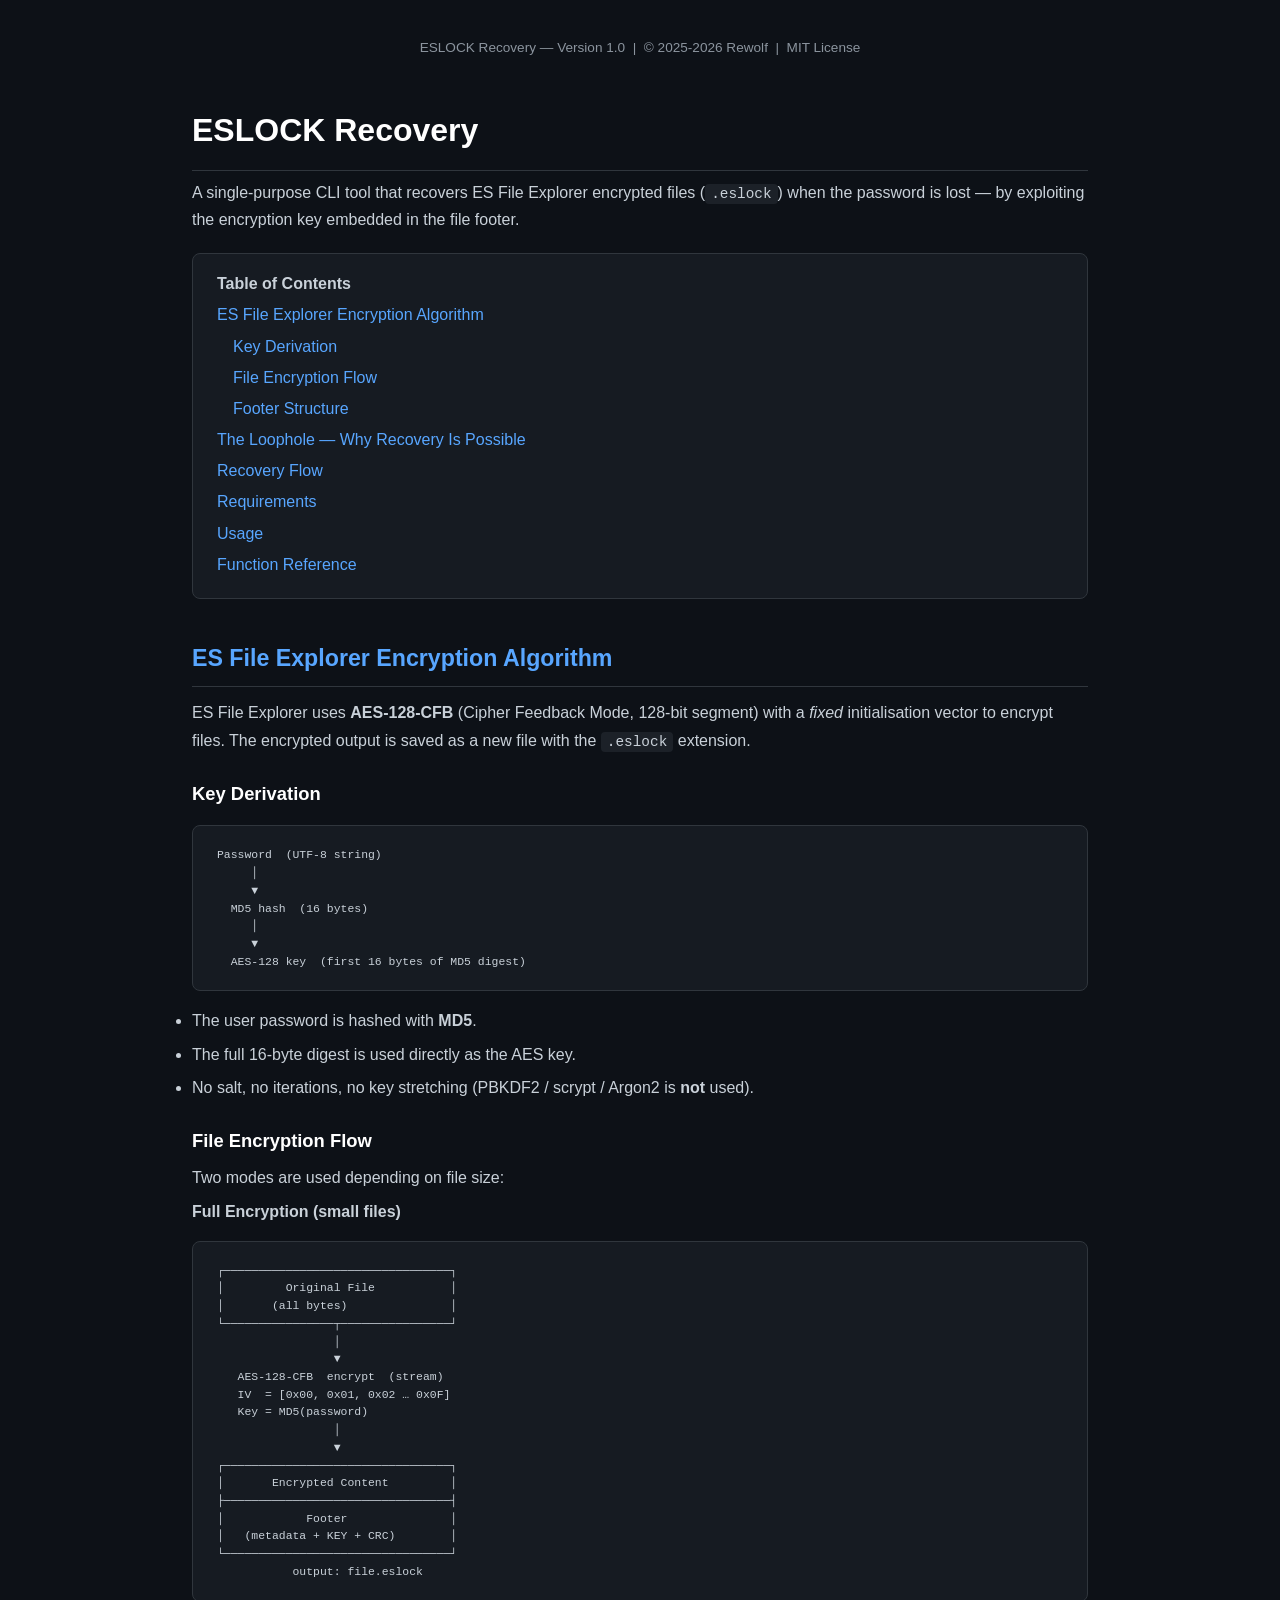
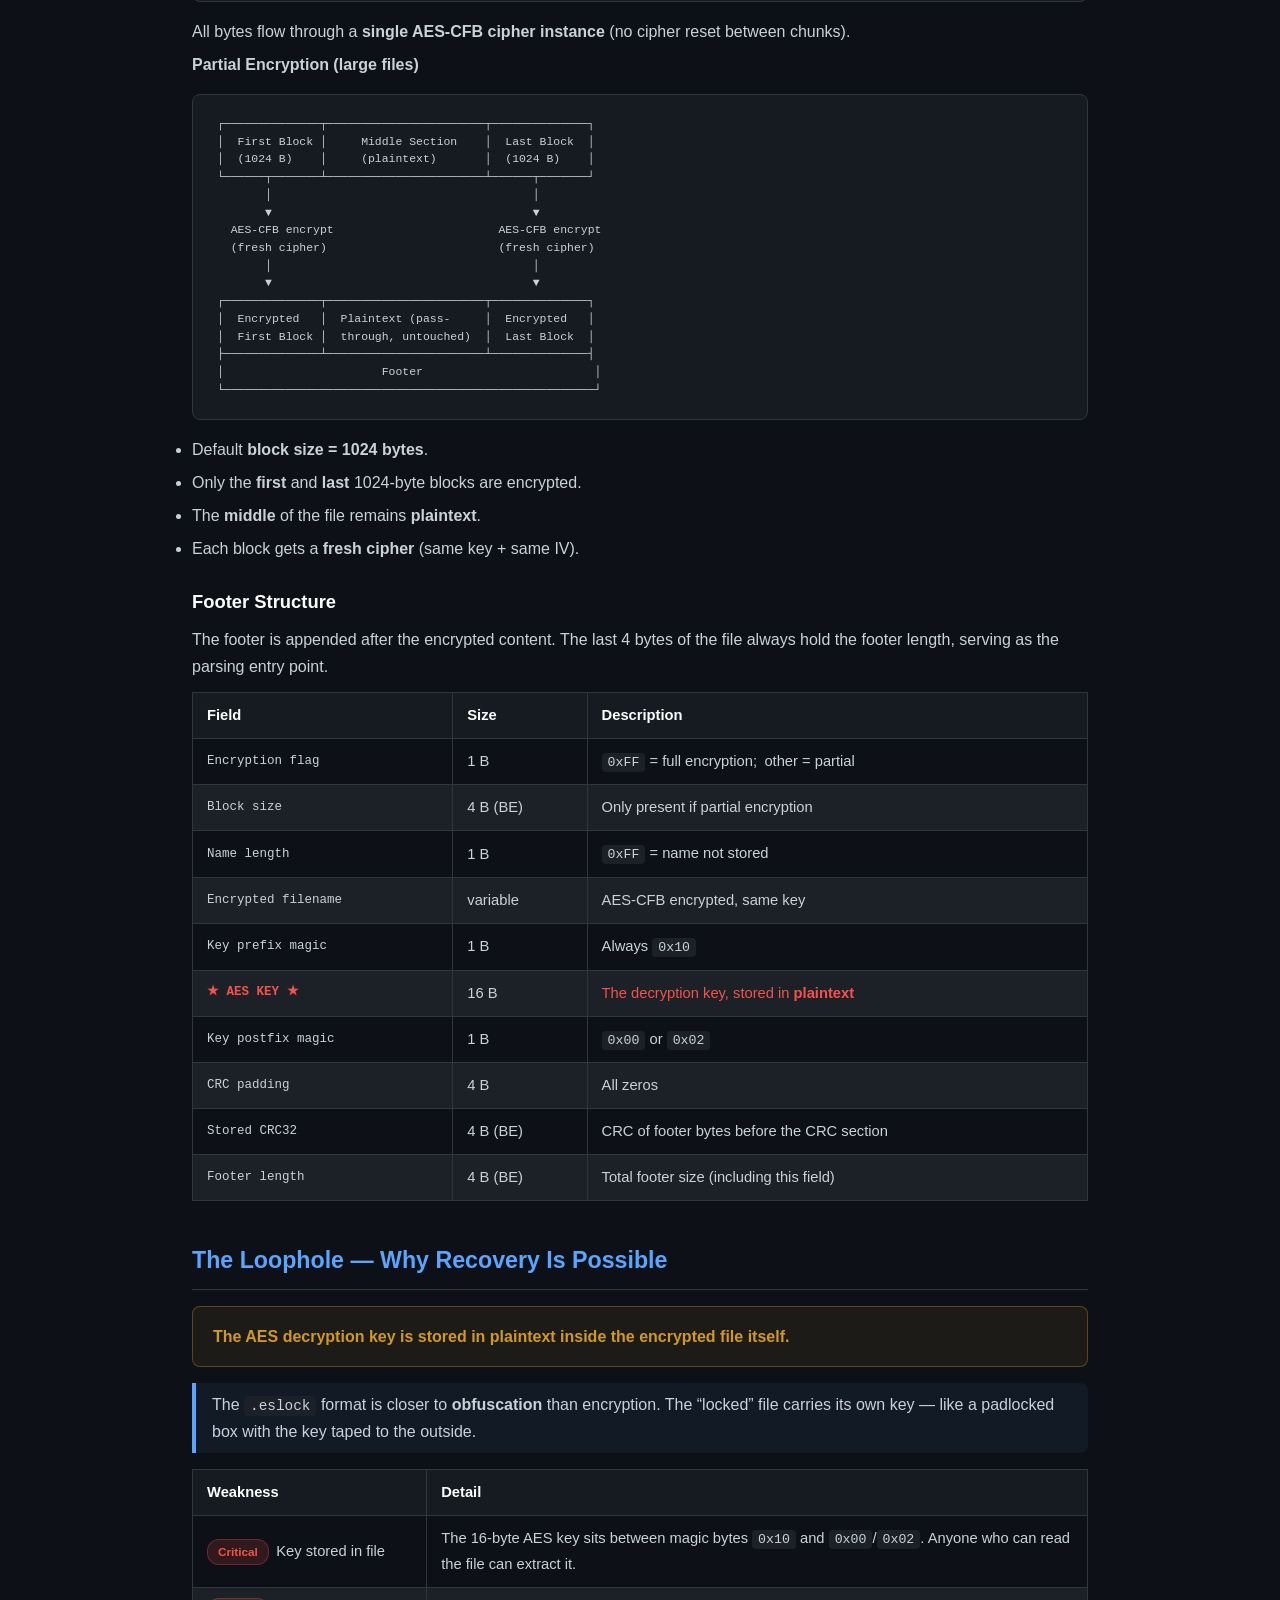
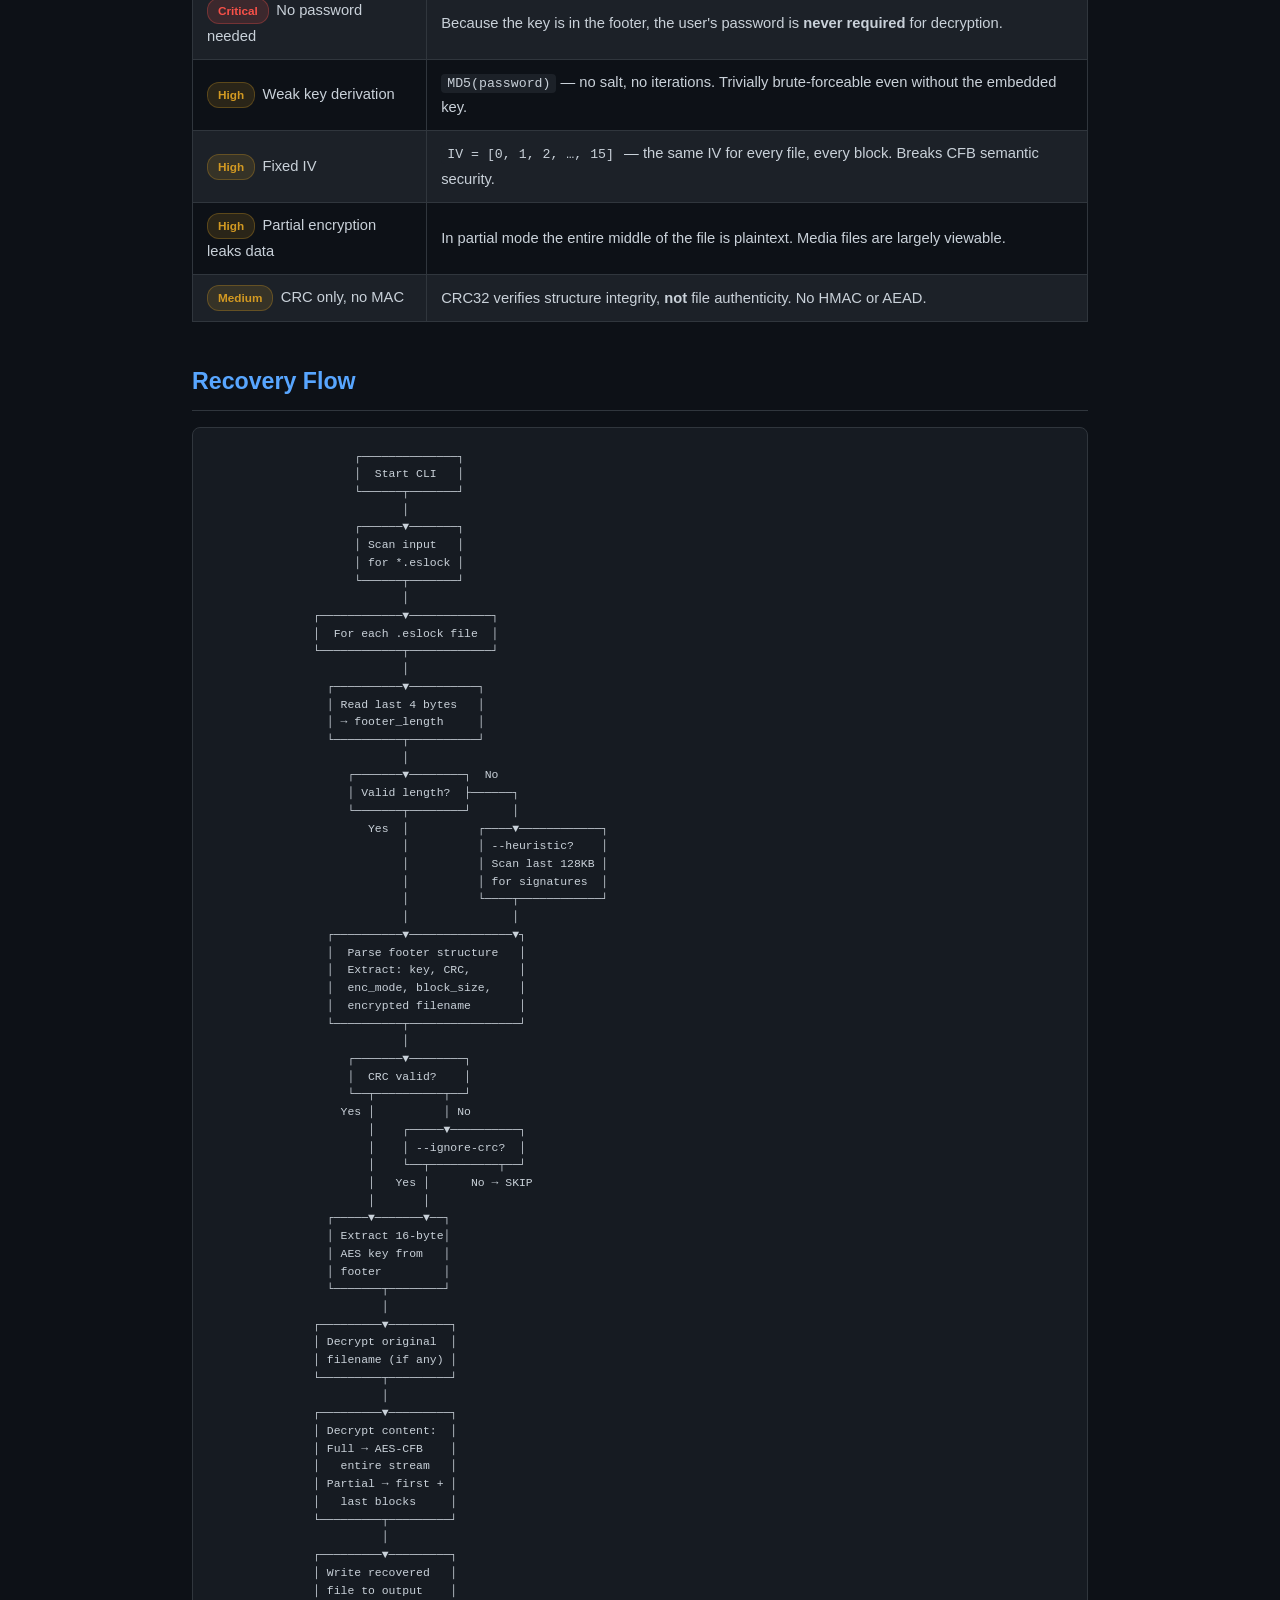
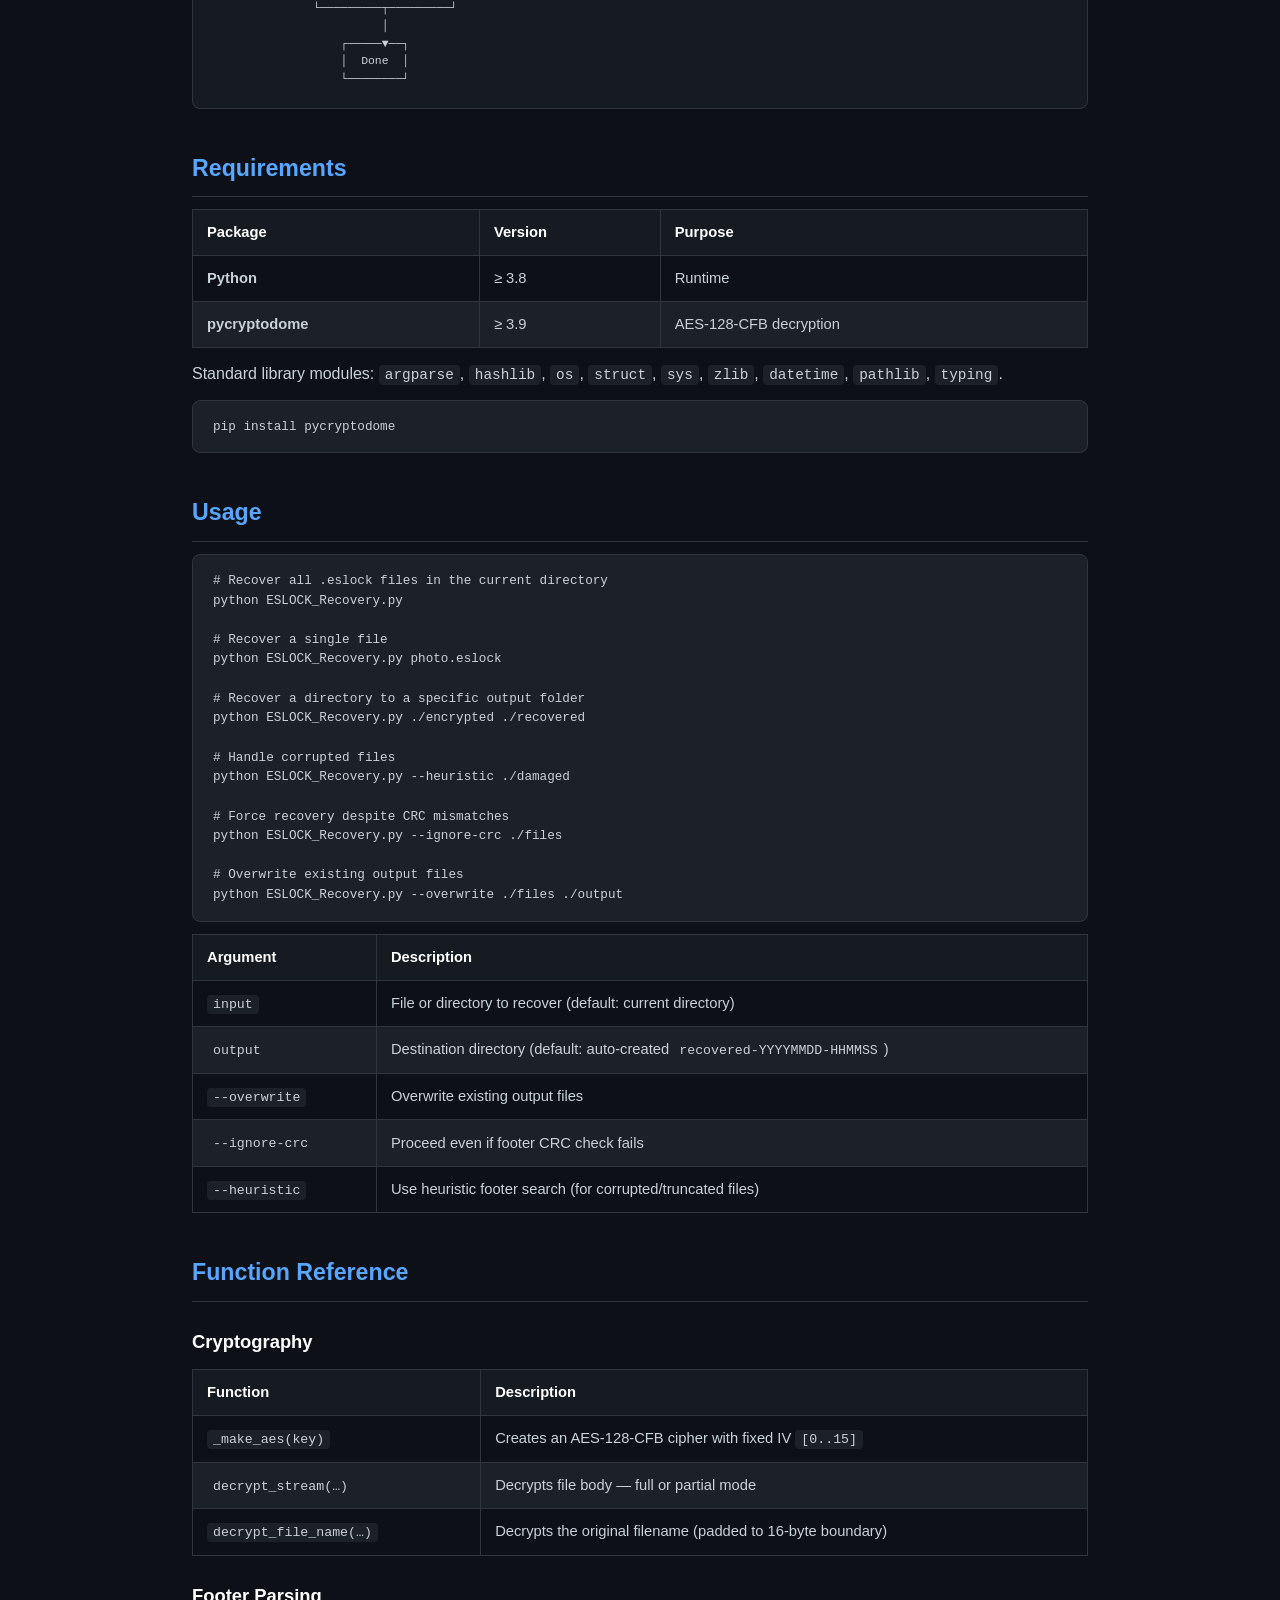
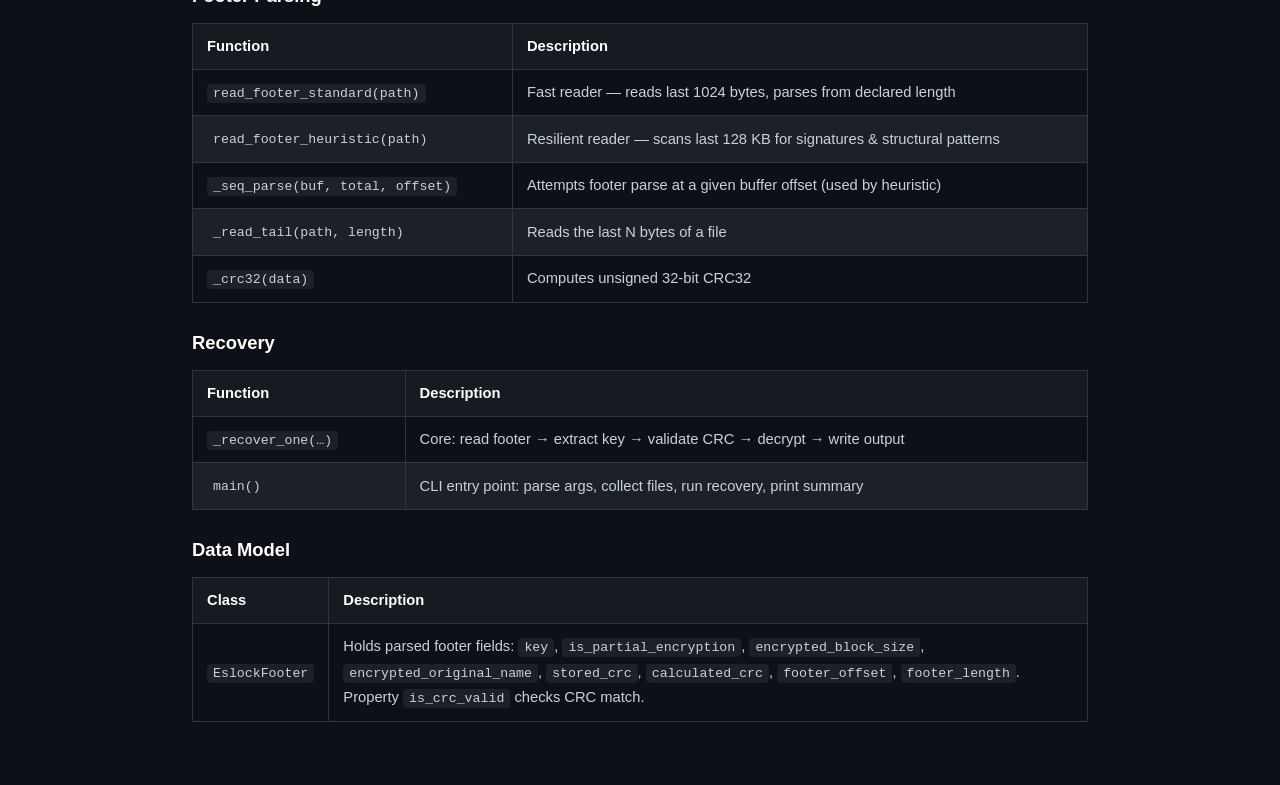
<file: ESLOCK_Recover/ESLOCK_Recovery_en.html>
<!DOCTYPE html>
<html lang="en">
<head>
<meta charset="UTF-8">
<meta name="viewport" content="width=device-width, initial-scale=1.0">
<title>ESLOCK Recovery — Documentation</title>
<style>
  :root{--bg:#0d1117;--fg:#c9d1d9;--card:#161b22;--border:#30363d;--accent:#58a6ff;--green:#3fb950;--red:#f85149;--yellow:#d29922;--code-bg:#1c2128;--table-alt:#1c2128}
  *{box-sizing:border-box;margin:0;padding:0}
  body{font-family:-apple-system,BlinkMacSystemFont,"Segoe UI",Helvetica,Arial,sans-serif;background:var(--bg);color:var(--fg);line-height:1.7;padding:0}
  .container{max-width:960px;margin:0 auto;padding:24px 32px 64px}
  h1{font-size:2rem;margin:32px 0 8px;color:#fff;border-bottom:1px solid var(--border);padding-bottom:12px}
  h2{font-size:1.45rem;margin:40px 0 12px;color:var(--accent);border-bottom:1px solid var(--border);padding-bottom:8px}
  h3{font-size:1.15rem;margin:24px 0 8px;color:#fff}
  p,li{margin:6px 0}
  a{color:var(--accent);text-decoration:none}
  a:hover{text-decoration:underline}
  code{background:var(--code-bg);padding:2px 6px;border-radius:4px;font-family:"Cascadia Code","Fira Code",Consolas,monospace;font-size:.9em}
  pre{background:var(--code-bg);border:1px solid var(--border);border-radius:8px;padding:16px 20px;overflow-x:auto;font-size:.88em;line-height:1.55;margin:12px 0}
  pre code{background:none;padding:0}
  table{width:100%;border-collapse:collapse;margin:12px 0;font-size:.92em}
  th,td{text-align:left;padding:10px 14px;border:1px solid var(--border)}
  th{background:var(--card);color:#fff;font-weight:600}
  tr:nth-child(even) td{background:var(--table-alt)}
  .badge{display:inline-block;padding:2px 10px;border-radius:12px;font-size:.8em;font-weight:600}
  .badge-red{background:rgba(248,81,73,.15);color:var(--red);border:1px solid rgba(248,81,73,.3)}
  .badge-yellow{background:rgba(210,153,34,.15);color:var(--yellow);border:1px solid rgba(210,153,34,.3)}
  .badge-green{background:rgba(63,185,80,.15);color:var(--green);border:1px solid rgba(63,185,80,.3)}
  .flow{background:var(--card);border:1px solid var(--border);border-radius:8px;padding:20px 24px;overflow-x:auto;margin:16px 0}
  .flow pre{background:none;border:none;padding:0;margin:0}
  .toc{background:var(--card);border:1px solid var(--border);border-radius:8px;padding:16px 24px;margin:20px 0}
  .toc ul{list-style:none;padding-left:16px}
  .toc>ul{padding-left:0}
  .toc li{margin:4px 0}
  .warn-box{background:rgba(210,153,34,.08);border:1px solid rgba(210,153,34,.35);border-radius:8px;padding:16px 20px;margin:16px 0;color:var(--yellow)}
  .footer-map td:first-child{white-space:nowrap;font-family:"Cascadia Code",Consolas,monospace;font-size:.85em}
  blockquote{border-left:4px solid var(--accent);margin:16px 0;padding:8px 16px;background:rgba(88,166,255,.06);border-radius:0 8px 8px 0}
  .version-bar{text-align:center;color:#8b949e;font-size:.85em;padding:12px 0;margin-bottom:8px}
</style>
</head>
<body>
<div class="container">

<div class="version-bar">ESLOCK Recovery &mdash; Version 1.0 &nbsp;|&nbsp; &copy; 2025-2026 Rewolf &nbsp;|&nbsp; MIT License</div>

<h1>ESLOCK Recovery</h1>
<p>A single-purpose CLI tool that recovers ES&nbsp;File&nbsp;Explorer encrypted files (<code>.eslock</code>) when the password is lost &mdash; by exploiting the encryption key embedded in the file footer.</p>

<!-- TOC -->
<div class="toc">
  <strong>Table of Contents</strong>
  <ul>
    <li><a href="#algorithm">ES File Explorer Encryption Algorithm</a>
      <ul>
        <li><a href="#key-derivation">Key Derivation</a></li>
        <li><a href="#encryption-flow">File Encryption Flow</a></li>
        <li><a href="#footer-structure">Footer Structure</a></li>
      </ul>
    </li>
    <li><a href="#loophole">The Loophole &mdash; Why Recovery Is Possible</a></li>
    <li><a href="#recovery-flow">Recovery Flow</a></li>
    <li><a href="#requirements">Requirements</a></li>
    <li><a href="#usage">Usage</a></li>
    <li><a href="#functions">Function Reference</a></li>
  </ul>
</div>

<!-- ════════════════════════════════════════════════════════════════════════ -->
<h2 id="algorithm">ES File Explorer Encryption Algorithm</h2>
<p>ES File Explorer uses <strong>AES-128-CFB</strong> (Cipher Feedback Mode, 128-bit segment) with a <em>fixed</em> initialisation vector to encrypt files. The encrypted output is saved as a new file with the <code>.eslock</code> extension.</p>

<h3 id="key-derivation">Key Derivation</h3>
<div class="flow"><pre>
Password  (UTF-8 string)
     │
     ▼
  MD5 hash  (16 bytes)
     │
     ▼
  AES-128 key  (first 16 bytes of MD5 digest)
</pre></div>
<ul>
  <li>The user password is hashed with <strong>MD5</strong>.</li>
  <li>The full 16-byte digest is used directly as the AES key.</li>
  <li>No salt, no iterations, no key stretching (PBKDF2 / scrypt / Argon2 is <strong>not</strong> used).</li>
</ul>

<h3 id="encryption-flow">File Encryption Flow</h3>
<p>Two modes are used depending on file size:</p>

<h4>Full Encryption (small files)</h4>
<div class="flow"><pre>
┌─────────────────────────────────┐
│         Original File           │
│       (all bytes)               │
└────────────────┬────────────────┘
                 │
                 ▼
   AES-128-CFB  encrypt  (stream)
   IV  = [0x00, 0x01, 0x02 … 0x0F]
   Key = MD5(password)
                 │
                 ▼
┌─────────────────────────────────┐
│       Encrypted Content         │
├─────────────────────────────────┤
│            Footer               │
│   (metadata + KEY + CRC)        │
└─────────────────────────────────┘
           output: file.eslock
</pre></div>
<p>All bytes flow through a <strong>single AES-CFB cipher instance</strong> (no cipher reset between chunks).</p>

<h4>Partial Encryption (large files)</h4>
<div class="flow"><pre>
┌──────────────┬───────────────────────┬──────────────┐
│  First Block │     Middle Section    │  Last Block  │
│  (1024 B)    │     (plaintext)       │  (1024 B)    │
└──────┬───────┴───────────────────────┴──────┬───────┘
       │                                      │
       ▼                                      ▼
  AES-CFB encrypt                        AES-CFB encrypt
  (fresh cipher)                         (fresh cipher)
       │                                      │
       ▼                                      ▼
┌──────────────┬───────────────────────┬──────────────┐
│  Encrypted   │  Plaintext (pass-     │  Encrypted   │
│  First Block │  through, untouched)  │  Last Block  │
├──────────────┴───────────────────────┴──────────────┤
│                       Footer                         │
└──────────────────────────────────────────────────────┘
</pre></div>
<ul>
  <li>Default <strong>block size = 1024 bytes</strong>.</li>
  <li>Only the <strong>first</strong> and <strong>last</strong> 1024-byte blocks are encrypted.</li>
  <li>The <strong>middle</strong> of the file remains <strong>plaintext</strong>.</li>
  <li>Each block gets a <strong>fresh cipher</strong> (same key + same IV).</li>
</ul>

<h3 id="footer-structure">Footer Structure</h3>
<p>The footer is appended after the encrypted content. The last 4 bytes of the file always hold the footer length, serving as the parsing entry point.</p>

<table class="footer-map">
  <thead><tr><th>Field</th><th>Size</th><th>Description</th></tr></thead>
  <tbody>
    <tr><td>Encryption flag</td><td>1 B</td><td><code>0xFF</code> = full encryption;&ensp;other = partial</td></tr>
    <tr><td>Block size</td><td>4 B (BE)</td><td>Only present if partial encryption</td></tr>
    <tr><td>Name length</td><td>1 B</td><td><code>0xFF</code> = name not stored</td></tr>
    <tr><td>Encrypted filename</td><td>variable</td><td>AES-CFB encrypted, same key</td></tr>
    <tr><td>Key prefix magic</td><td>1 B</td><td>Always <code>0x10</code></td></tr>
    <tr><td style="color:var(--red);font-weight:700">★ AES KEY ★</td><td>16 B</td><td style="color:var(--red)">The decryption key, stored in <strong>plaintext</strong></td></tr>
    <tr><td>Key postfix magic</td><td>1 B</td><td><code>0x00</code> or <code>0x02</code></td></tr>
    <tr><td>CRC padding</td><td>4 B</td><td>All zeros</td></tr>
    <tr><td>Stored CRC32</td><td>4 B (BE)</td><td>CRC of footer bytes before the CRC section</td></tr>
    <tr><td>Footer length</td><td>4 B (BE)</td><td>Total footer size (including this field)</td></tr>
  </tbody>
</table>

<!-- ════════════════════════════════════════════════════════════════════════ -->
<h2 id="loophole">The Loophole &mdash; Why Recovery Is Possible</h2>

<div class="warn-box">
  <strong>The AES decryption key is stored in plaintext inside the encrypted file itself.</strong>
</div>

<blockquote>
The <code>.eslock</code> format is closer to <strong>obfuscation</strong> than encryption.
The &ldquo;locked&rdquo; file carries its own key &mdash; like a padlocked box with the key taped to the outside.
</blockquote>

<table>
  <thead><tr><th>Weakness</th><th>Detail</th></tr></thead>
  <tbody>
    <tr>
      <td><span class="badge badge-red">Critical</span>&ensp;Key stored in file</td>
      <td>The 16-byte AES key sits between magic bytes <code>0x10</code> and <code>0x00</code>/<code>0x02</code>. Anyone who can read the file can extract it.</td>
    </tr>
    <tr>
      <td><span class="badge badge-red">Critical</span>&ensp;No password needed</td>
      <td>Because the key is in the footer, the user's password is <strong>never required</strong> for decryption.</td>
    </tr>
    <tr>
      <td><span class="badge badge-yellow">High</span>&ensp;Weak key derivation</td>
      <td><code>MD5(password)</code> — no salt, no iterations. Trivially brute-forceable even without the embedded key.</td>
    </tr>
    <tr>
      <td><span class="badge badge-yellow">High</span>&ensp;Fixed IV</td>
      <td><code>IV = [0, 1, 2, …, 15]</code> — the same IV for every file, every block. Breaks CFB semantic security.</td>
    </tr>
    <tr>
      <td><span class="badge badge-yellow">High</span>&ensp;Partial encryption leaks data</td>
      <td>In partial mode the entire middle of the file is plaintext. Media files are largely viewable.</td>
    </tr>
    <tr>
      <td><span class="badge badge-yellow">Medium</span>&ensp;CRC only, no MAC</td>
      <td>CRC32 verifies structure integrity, <strong>not</strong> file authenticity. No HMAC or AEAD.</td>
    </tr>
  </tbody>
</table>

<!-- ════════════════════════════════════════════════════════════════════════ -->
<h2 id="recovery-flow">Recovery Flow</h2>
<div class="flow"><pre>
                    ┌──────────────┐
                    │  Start CLI   │
                    └──────┬───────┘
                           │
                    ┌──────▼───────┐
                    │ Scan input   │
                    │ for *.eslock │
                    └──────┬───────┘
                           │
              ┌────────────▼────────────┐
              │  For each .eslock file  │
              └────────────┬────────────┘
                           │
                ┌──────────▼──────────┐
                │ Read last 4 bytes   │
                │ → footer_length     │
                └──────────┬──────────┘
                           │
                   ┌───────▼────────┐  No
                   │ Valid length?  ├──────┐
                   └───────┬────────┘      │
                      Yes  │          ┌────▼────────────┐
                           │          │ --heuristic?    │
                           │          │ Scan last 128KB │
                           │          │ for signatures  │
                           │          └────┬────────────┘
                           │               │
                ┌──────────▼───────────────▼┐
                │  Parse footer structure   │
                │  Extract: key, CRC,       │
                │  enc_mode, block_size,    │
                │  encrypted filename       │
                └──────────┬────────────────┘
                           │
                   ┌───────▼────────┐
                   │  CRC valid?    │
                   └──┬──────────┬──┘
                  Yes │          │ No
                      │    ┌─────▼──────────┐
                      │    │ --ignore-crc?  │
                      │    └──┬──────────┬──┘
                      │   Yes │      No → SKIP
                      │       │
                ┌─────▼───────▼──┐
                │ Extract 16-byte│
                │ AES key from   │
                │ footer         │
                └───────┬────────┘
                        │
              ┌─────────▼─────────┐
              │ Decrypt original  │
              │ filename (if any) │
              └─────────┬─────────┘
                        │
              ┌─────────▼─────────┐
              │ Decrypt content:  │
              │ Full → AES-CFB    │
              │   entire stream   │
              │ Partial → first + │
              │   last blocks     │
              └─────────┬─────────┘
                        │
              ┌─────────▼─────────┐
              │ Write recovered   │
              │ file to output    │
              └─────────┬─────────┘
                        │
                  ┌─────▼──┐
                  │  Done  │
                  └────────┘
</pre></div>

<!-- ════════════════════════════════════════════════════════════════════════ -->
<h2 id="requirements">Requirements</h2>
<table>
  <thead><tr><th>Package</th><th>Version</th><th>Purpose</th></tr></thead>
  <tbody>
    <tr><td><strong>Python</strong></td><td>≥ 3.8</td><td>Runtime</td></tr>
    <tr><td><strong>pycryptodome</strong></td><td>≥ 3.9</td><td>AES-128-CFB decryption</td></tr>
  </tbody>
</table>
<p>Standard library modules: <code>argparse</code>, <code>hashlib</code>, <code>os</code>, <code>struct</code>, <code>sys</code>, <code>zlib</code>, <code>datetime</code>, <code>pathlib</code>, <code>typing</code>.</p>
<pre><code>pip install pycryptodome</code></pre>

<!-- ════════════════════════════════════════════════════════════════════════ -->
<h2 id="usage">Usage</h2>
<pre><code># Recover all .eslock files in the current directory
python ESLOCK_Recovery.py

# Recover a single file
python ESLOCK_Recovery.py photo.eslock

# Recover a directory to a specific output folder
python ESLOCK_Recovery.py ./encrypted ./recovered

# Handle corrupted files
python ESLOCK_Recovery.py --heuristic ./damaged

# Force recovery despite CRC mismatches
python ESLOCK_Recovery.py --ignore-crc ./files

# Overwrite existing output files
python ESLOCK_Recovery.py --overwrite ./files ./output</code></pre>

<table>
  <thead><tr><th>Argument</th><th>Description</th></tr></thead>
  <tbody>
    <tr><td><code>input</code></td><td>File or directory to recover (default: current directory)</td></tr>
    <tr><td><code>output</code></td><td>Destination directory (default: auto-created <code>recovered-YYYYMMDD-HHMMSS</code>)</td></tr>
    <tr><td><code>--overwrite</code></td><td>Overwrite existing output files</td></tr>
    <tr><td><code>--ignore-crc</code></td><td>Proceed even if footer CRC check fails</td></tr>
    <tr><td><code>--heuristic</code></td><td>Use heuristic footer search (for corrupted/truncated files)</td></tr>
  </tbody>
</table>

<!-- ════════════════════════════════════════════════════════════════════════ -->
<h2 id="functions">Function Reference</h2>

<h3>Cryptography</h3>
<table>
  <thead><tr><th>Function</th><th>Description</th></tr></thead>
  <tbody>
    <tr><td><code>_make_aes(key)</code></td><td>Creates an AES-128-CFB cipher with fixed IV <code>[0..15]</code></td></tr>
    <tr><td><code>decrypt_stream(…)</code></td><td>Decrypts file body — full or partial mode</td></tr>
    <tr><td><code>decrypt_file_name(…)</code></td><td>Decrypts the original filename (padded to 16-byte boundary)</td></tr>
  </tbody>
</table>

<h3>Footer Parsing</h3>
<table>
  <thead><tr><th>Function</th><th>Description</th></tr></thead>
  <tbody>
    <tr><td><code>read_footer_standard(path)</code></td><td>Fast reader — reads last 1024 bytes, parses from declared length</td></tr>
    <tr><td><code>read_footer_heuristic(path)</code></td><td>Resilient reader — scans last 128 KB for signatures &amp; structural patterns</td></tr>
    <tr><td><code>_seq_parse(buf, total, offset)</code></td><td>Attempts footer parse at a given buffer offset (used by heuristic)</td></tr>
    <tr><td><code>_read_tail(path, length)</code></td><td>Reads the last N bytes of a file</td></tr>
    <tr><td><code>_crc32(data)</code></td><td>Computes unsigned 32-bit CRC32</td></tr>
  </tbody>
</table>

<h3>Recovery</h3>
<table>
  <thead><tr><th>Function</th><th>Description</th></tr></thead>
  <tbody>
    <tr><td><code>_recover_one(…)</code></td><td>Core: read footer → extract key → validate CRC → decrypt → write output</td></tr>
    <tr><td><code>main()</code></td><td>CLI entry point: parse args, collect files, run recovery, print summary</td></tr>
  </tbody>
</table>

<h3>Data Model</h3>
<table>
  <thead><tr><th>Class</th><th>Description</th></tr></thead>
  <tbody>
    <tr><td><code>EslockFooter</code></td><td>Holds parsed footer fields: <code>key</code>, <code>is_partial_encryption</code>, <code>encrypted_block_size</code>, <code>encrypted_original_name</code>, <code>stored_crc</code>, <code>calculated_crc</code>, <code>footer_offset</code>, <code>footer_length</code>. Property <code>is_crc_valid</code> checks CRC match.</td></tr>
  </tbody>
</table>

</div>
</body>
</html>
</file>
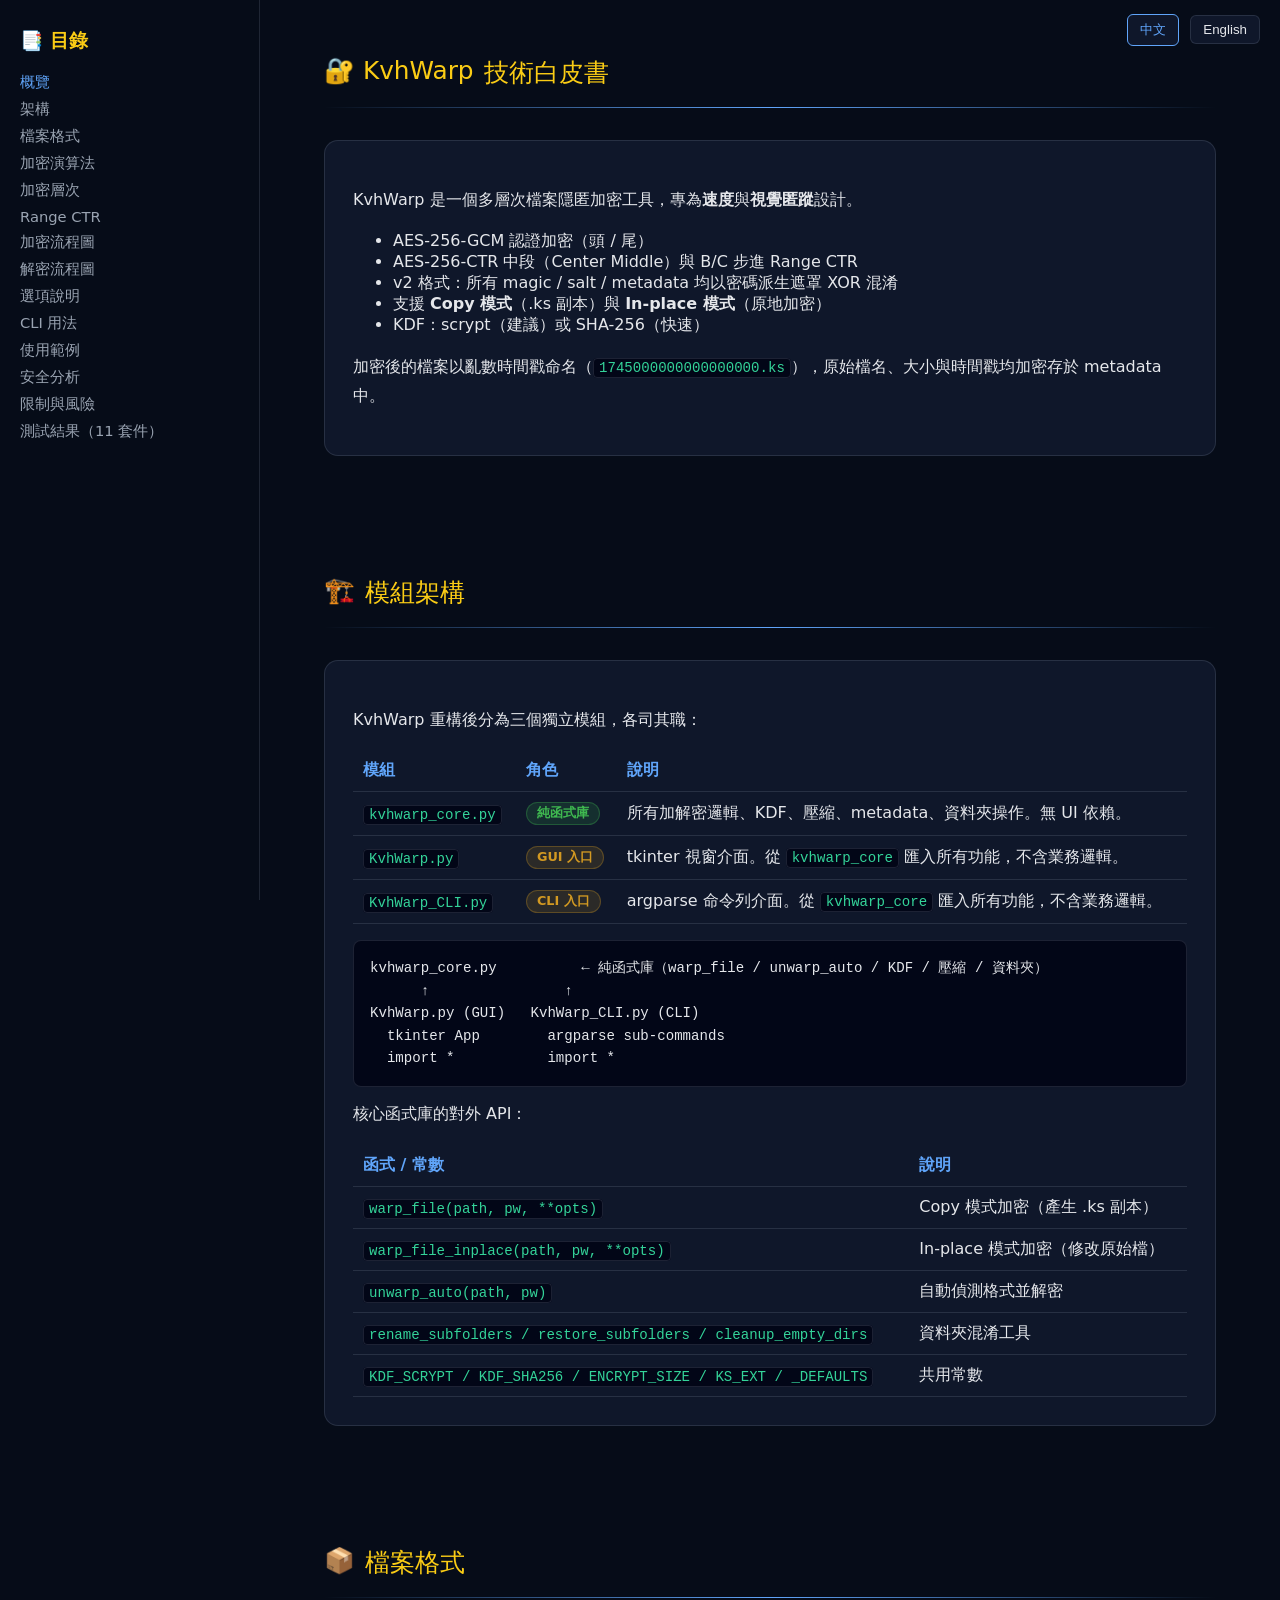
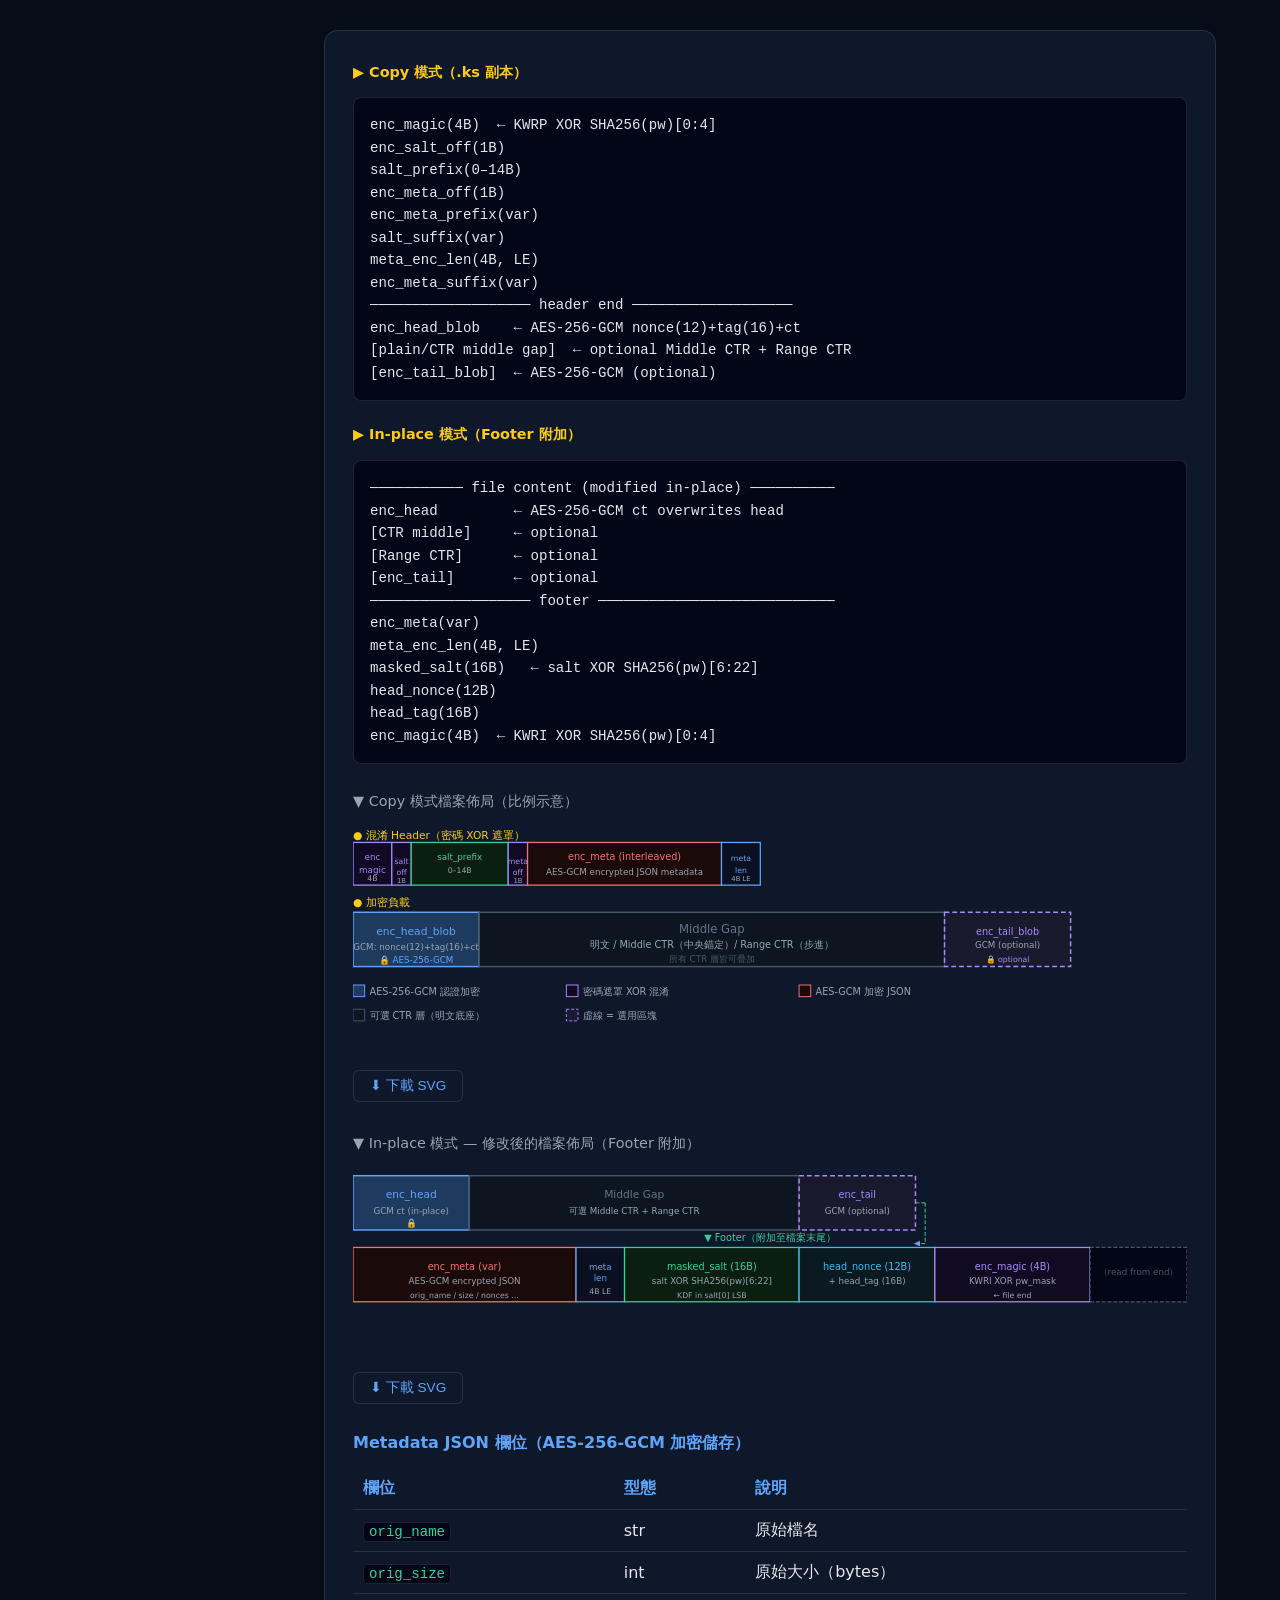
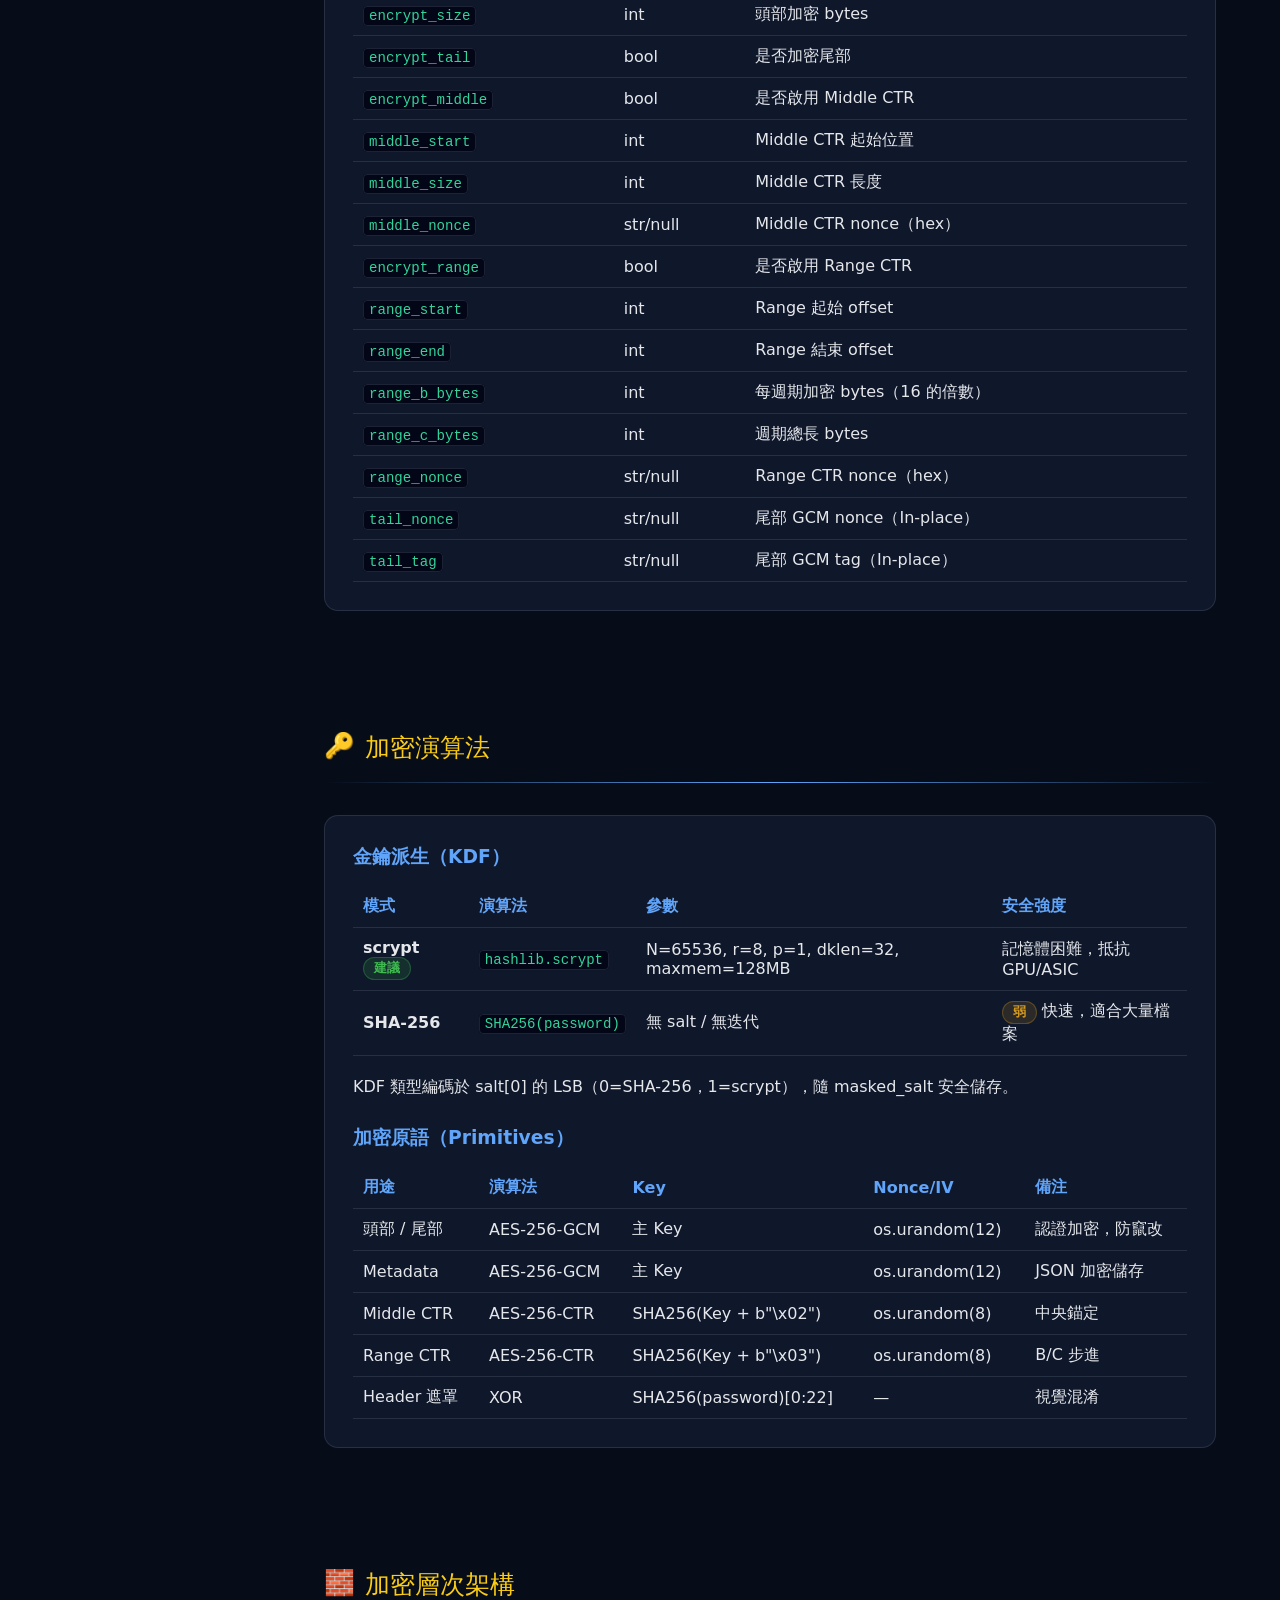
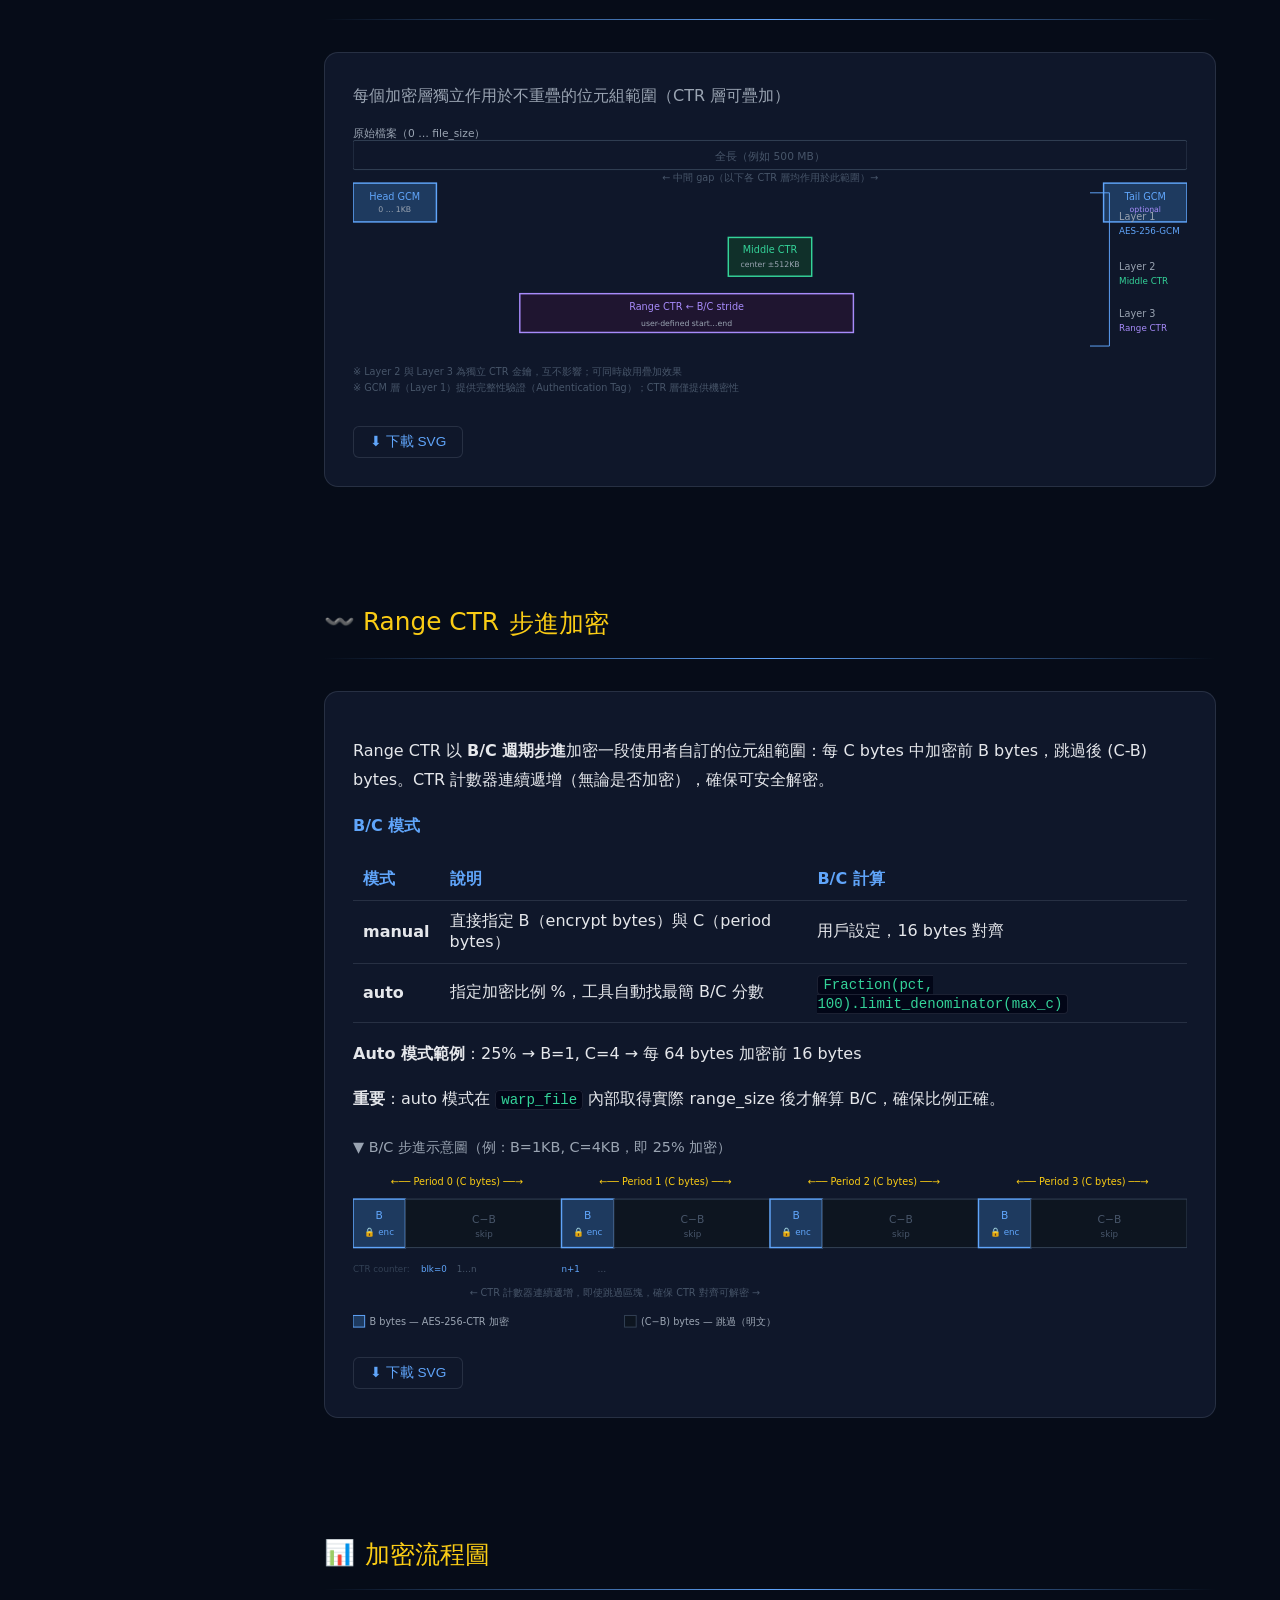
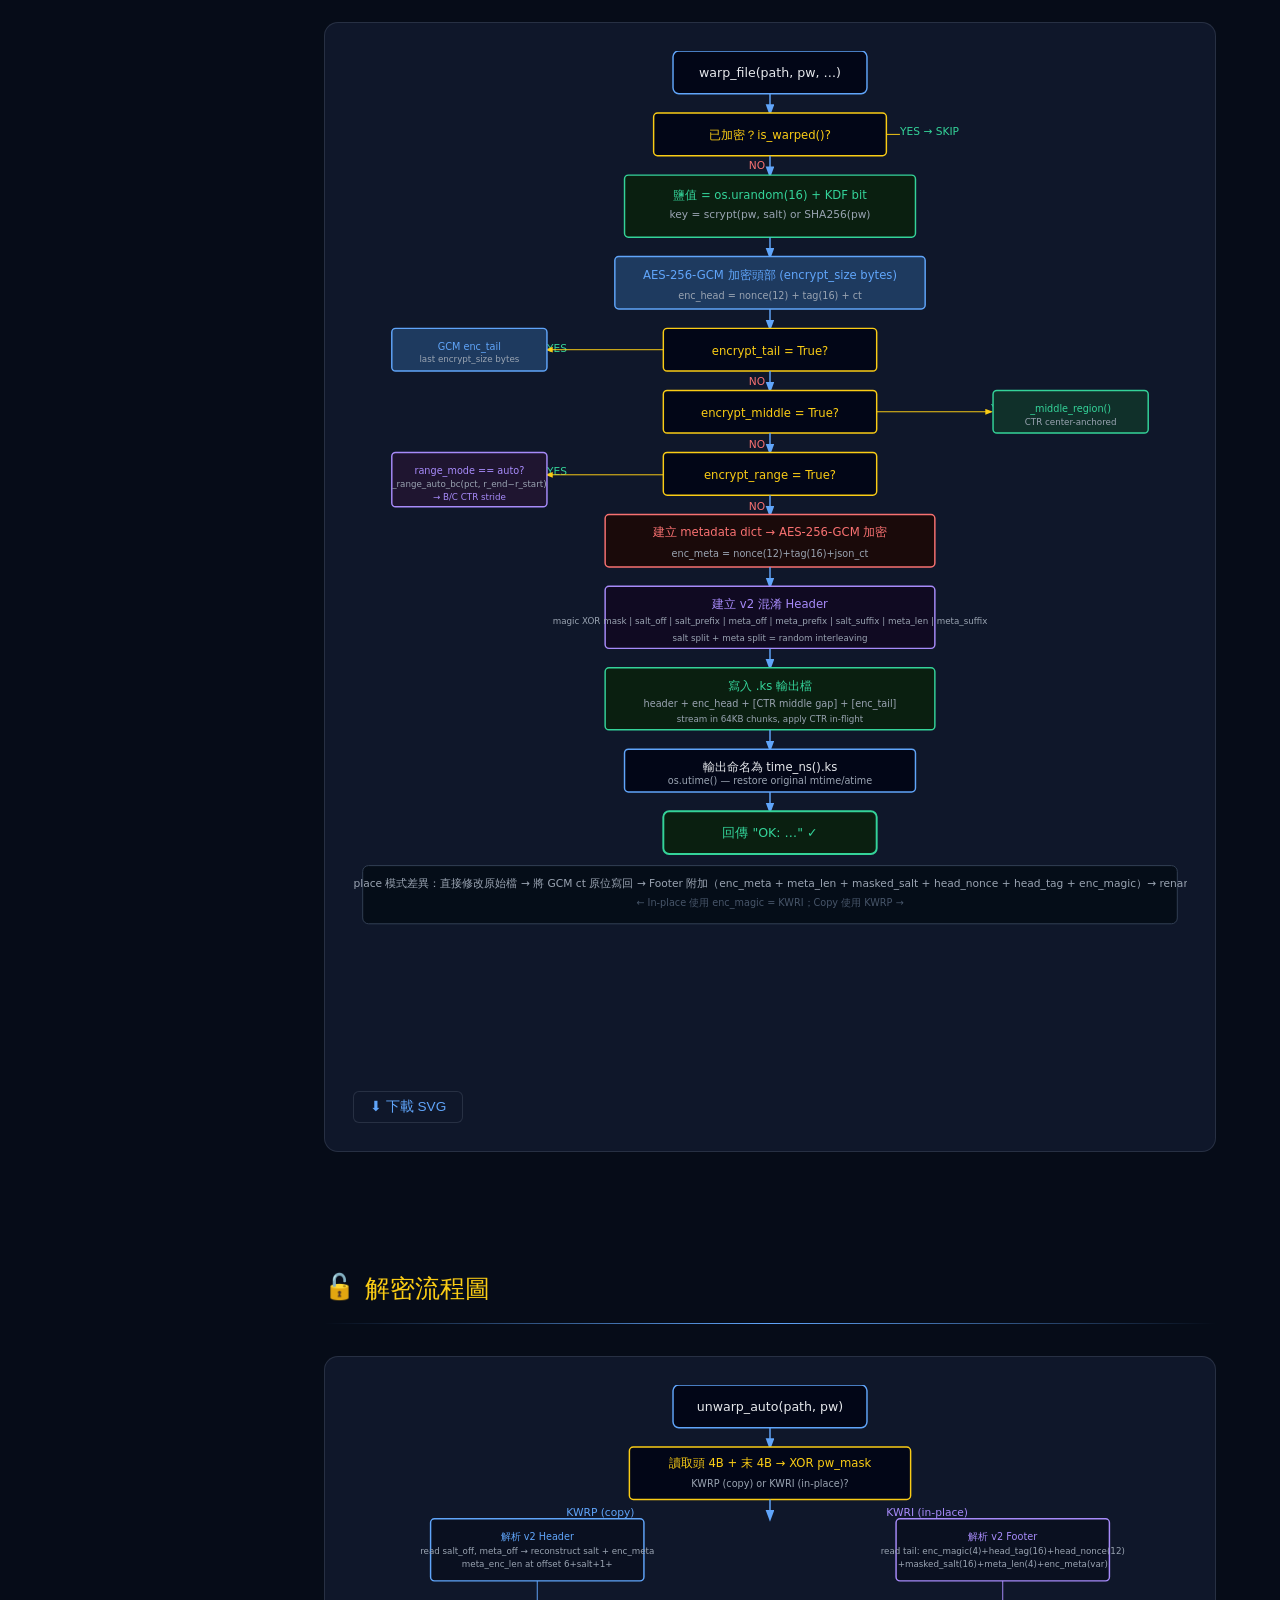
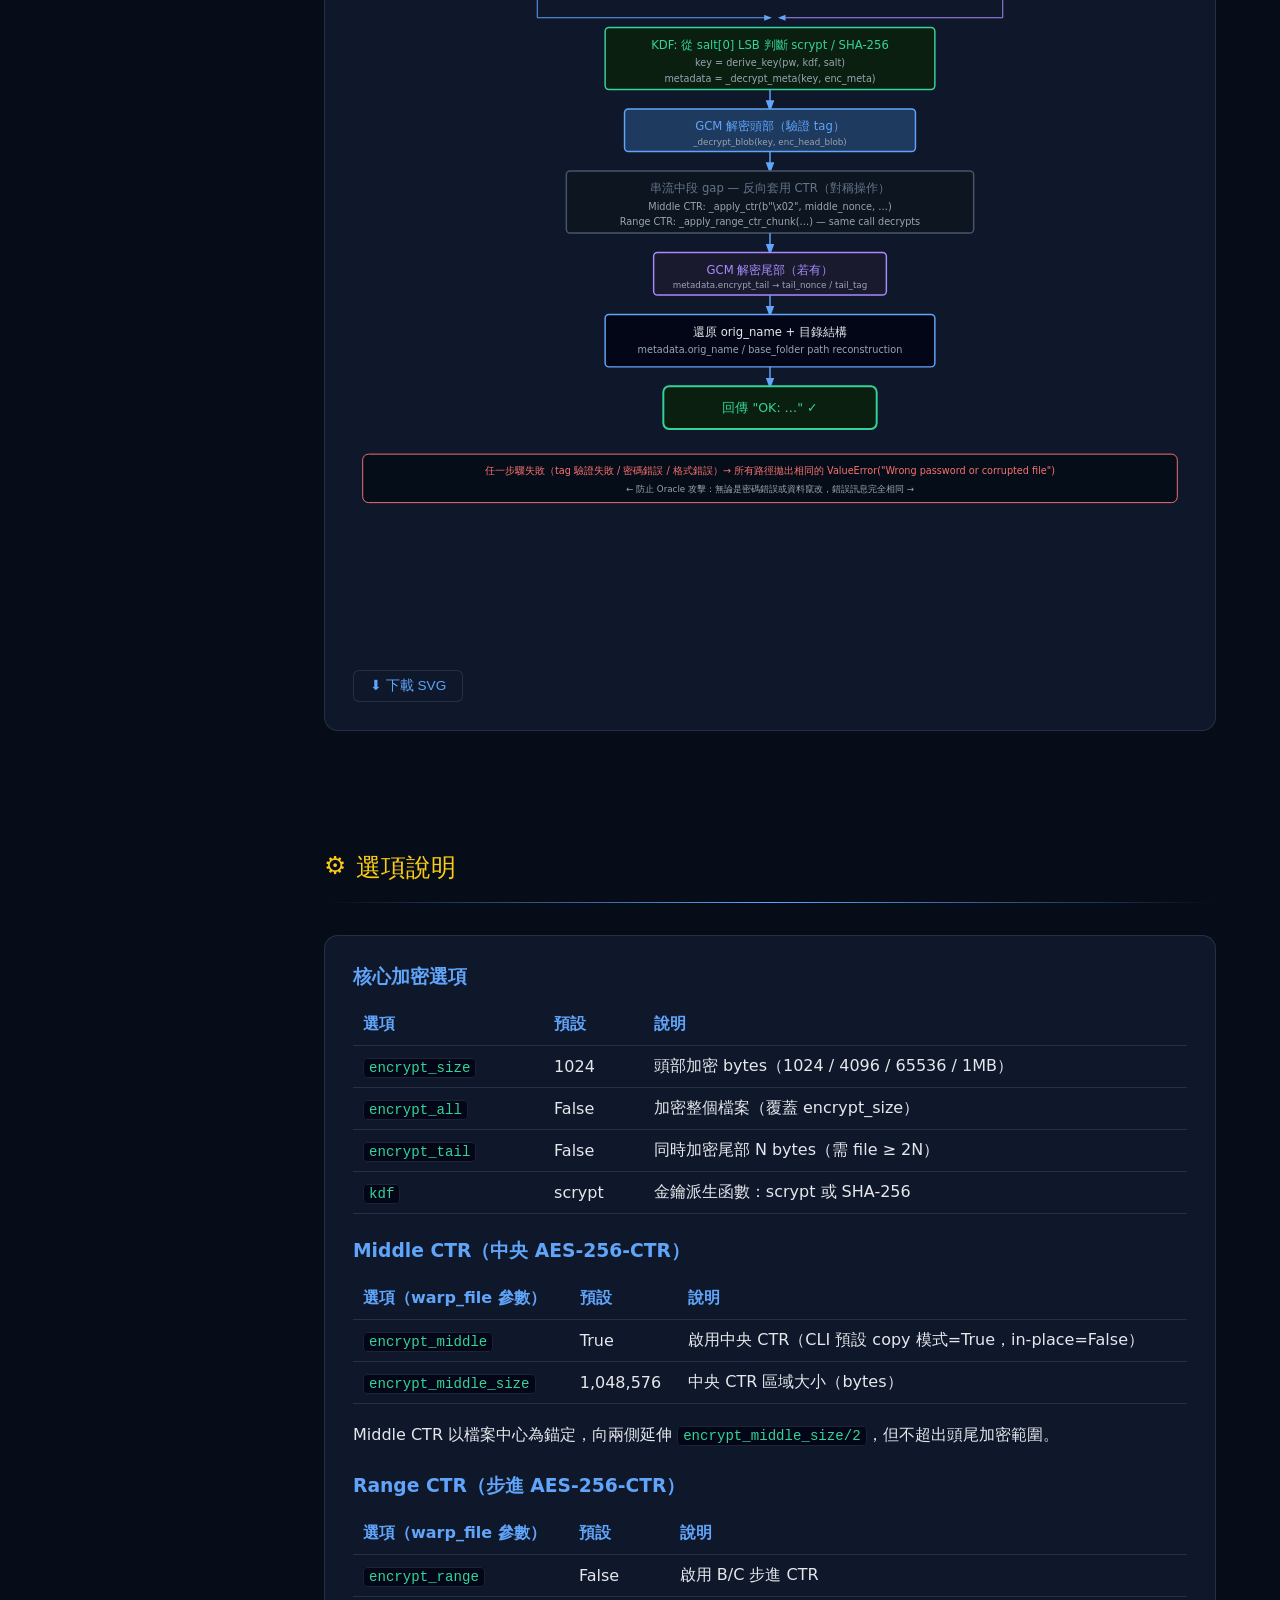
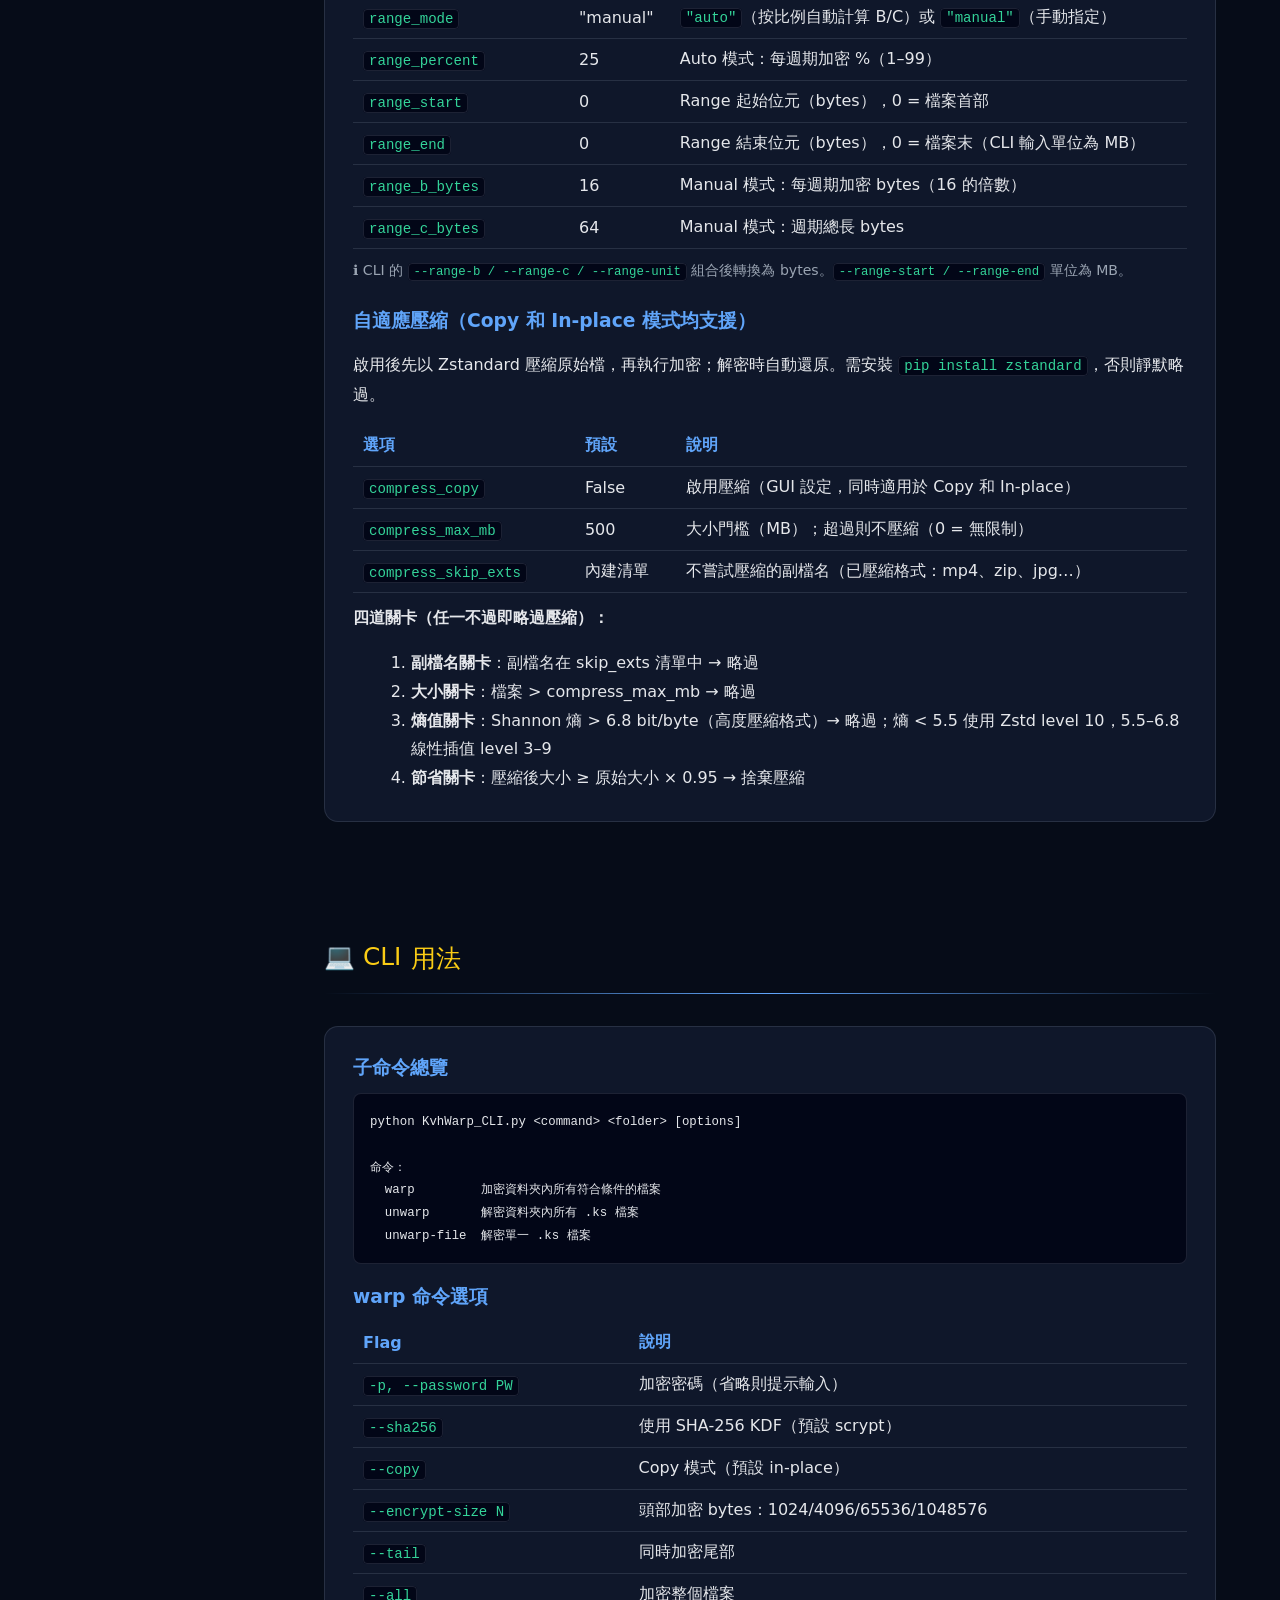
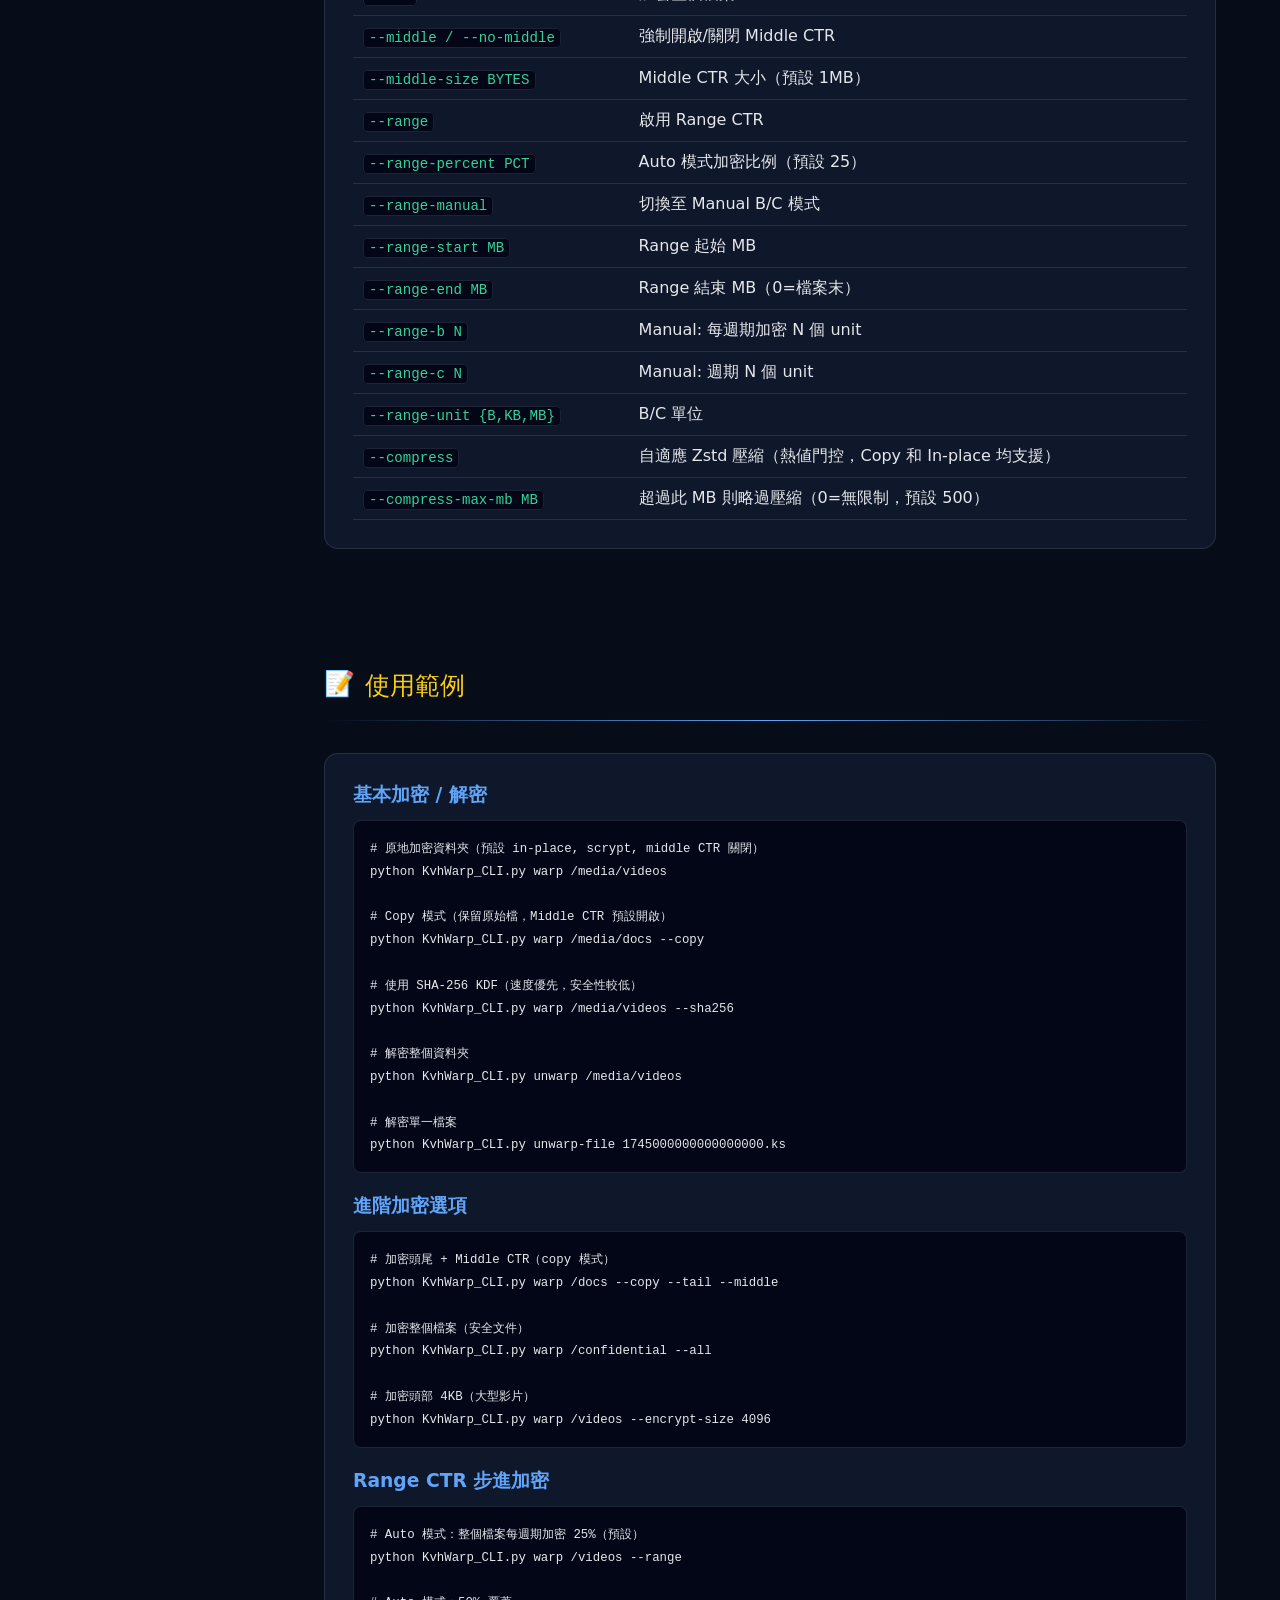
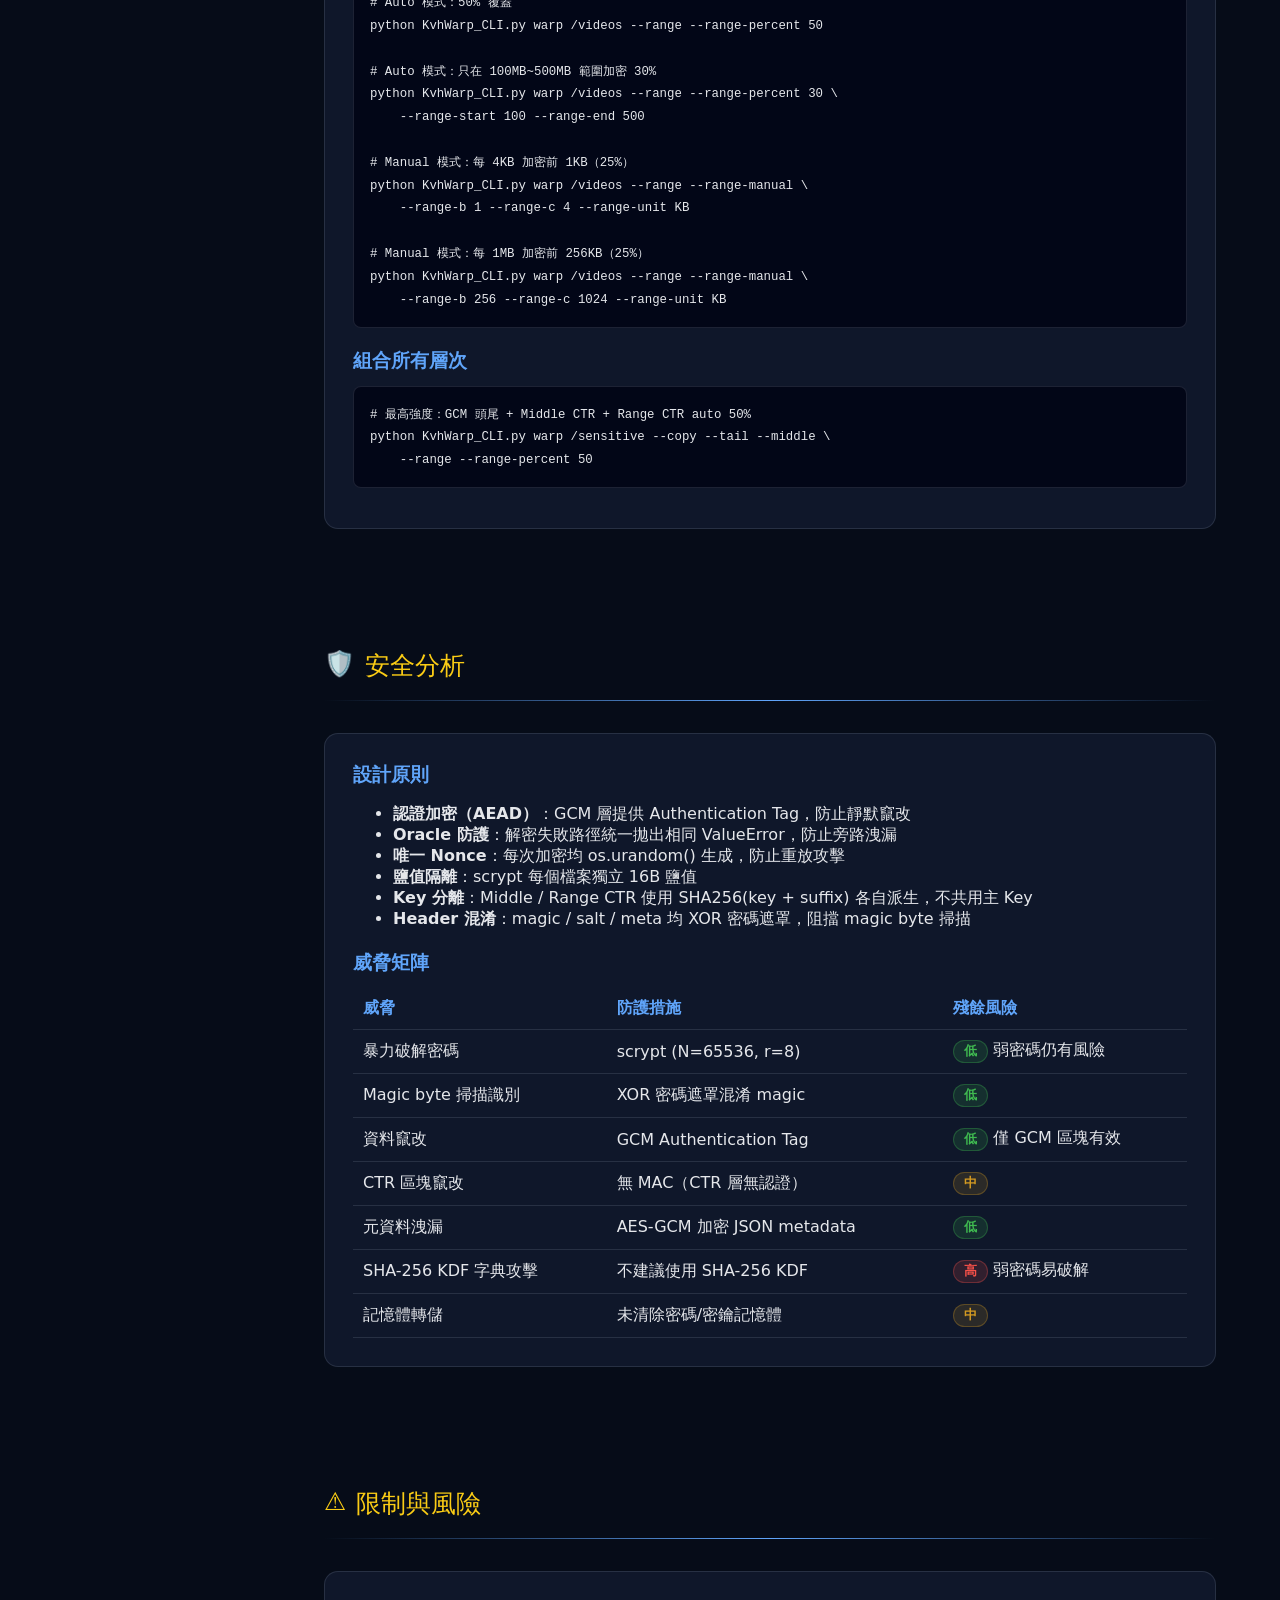
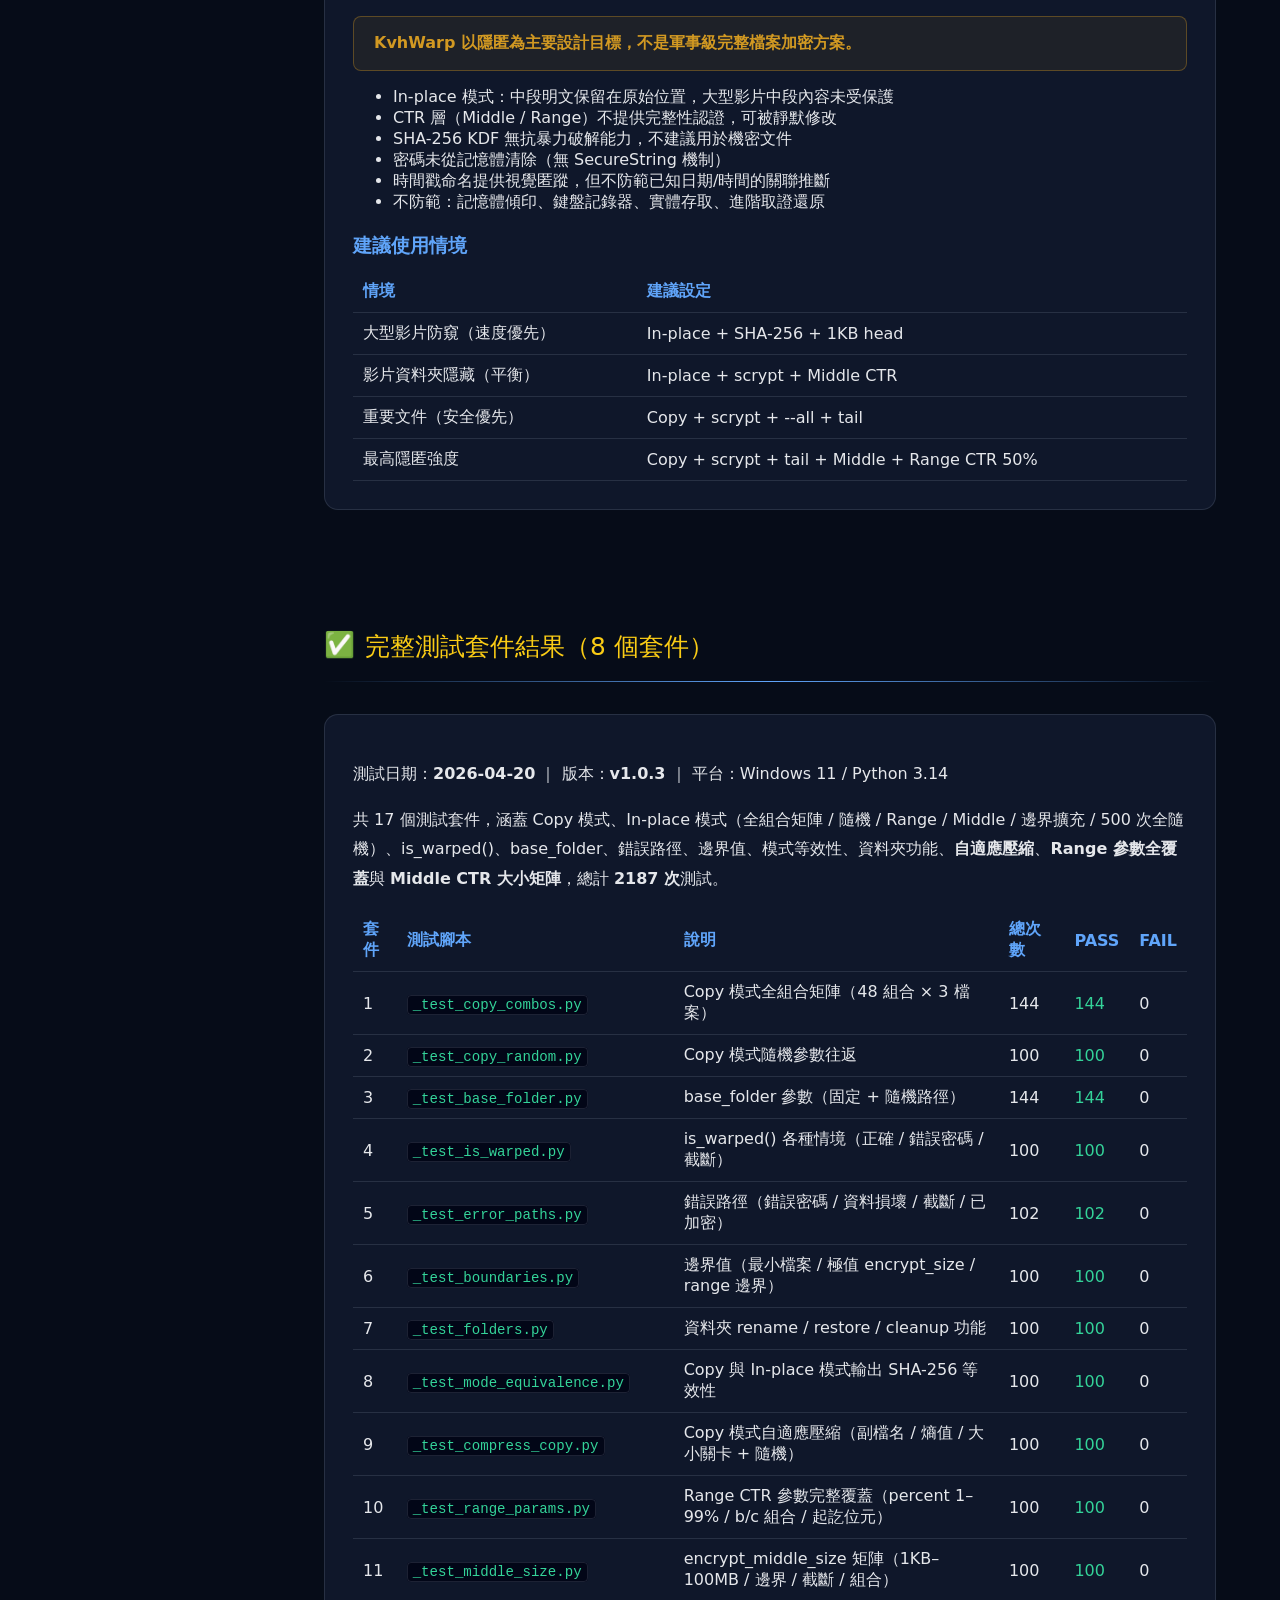
<file: ESLOCK_Recover/KvhWarp.html>
<!DOCTYPE html>
<html lang="zh-Hant">
<head>
<meta charset="UTF-8">
<meta name="viewport" content="width=device-width, initial-scale=1">
<title>KvhWarp — Technical Whitepaper</title>
<link rel="stylesheet" href="index.css">
</head>

<body style="background:#060c18;color:#e5e7eb">

<div class="lang-switch">
  <button id="btn-zh" class="active" onclick="setLang('zh')">中文</button>
  <button id="btn-en" onclick="setLang('en')">English</button>
</div>

<div class="wrapper">

<nav>
  <h3>📑 <span class="zhi">目錄</span><span class="eni">Contents</span></h3>
  <a href="#overview">      <span class="zhi">概覽</span>              <span class="eni">Overview</span></a>
  <a href="#architecture"> <span class="zhi">架構</span>              <span class="eni">Architecture</span></a>
  <a href="#format">        <span class="zhi">檔案格式</span>          <span class="eni">File Format</span></a>
  <a href="#algorithms">    <span class="zhi">加密演算法</span>        <span class="eni">Algorithms</span></a>
  <a href="#layers">        <span class="zhi">加密層次</span>          <span class="eni">Encryption Layers</span></a>
  <a href="#range-ctr">     <span class="zhi">Range CTR</span>         <span class="eni">Range CTR</span></a>
  <a href="#flowchart">     <span class="zhi">加密流程圖</span>        <span class="eni">Encrypt Flowchart</span></a>
  <a href="#decrypt-flow">  <span class="zhi">解密流程圖</span>        <span class="eni">Decrypt Flowchart</span></a>
  <a href="#options">       <span class="zhi">選項說明</span>          <span class="eni">Options</span></a>
  <a href="#cli">           <span class="zhi">CLI 用法</span>           <span class="eni">CLI Usage</span></a>
  <a href="#examples">      <span class="zhi">使用範例</span>          <span class="eni">Examples</span></a>
  <a href="#security">      <span class="zhi">安全分析</span>          <span class="eni">Security</span></a>
  <a href="#limits">        <span class="zhi">限制與風險</span>        <span class="eni">Limitations</span></a>
  <a href="#test-results"> <span class="zhi">測試結果（11 套件）</span>  <span class="eni">Test Results (11 Suites)</span></a>
</nav>

<main>

<!-- ===== Overview ===== -->
<section id="overview">
<div class="icon-title">🔐 KvhWarp <span class="zhi">技術白皮書</span><span class="eni">Technical Whitepaper</span></div>
<div class="divider"></div>
<div class="panel">
  <div class="zh">
    <p>KvhWarp 是一個多層次檔案隱匿加密工具，專為<strong>速度</strong>與<strong>視覺匿蹤</strong>設計。</p>
    <ul>
      <li>AES-256-GCM 認證加密（頭 / 尾）</li>
      <li>AES-256-CTR 中段（Center Middle）與 B/C 步進 Range CTR</li>
      <li>v2 格式：所有 magic / salt / metadata 均以密碼派生遮罩 XOR 混淆</li>
      <li>支援 <strong>Copy 模式</strong>（.ks 副本）與 <strong>In-place 模式</strong>（原地加密）</li>
      <li>KDF：scrypt（建議）或 SHA-256（快速）</li>
    </ul>
    <p>加密後的檔案以亂數時間戳命名（<code>1745000000000000000.ks</code>），原始檔名、大小與時間戳均加密存於 metadata 中。</p>
  </div>
  <div class="en">
    <p>KvhWarp is a multi-layer file stealth-encryption tool designed for <strong>speed</strong> and <strong>visual concealment</strong>.</p>
    <ul>
      <li>AES-256-GCM authenticated encryption (head / tail)</li>
      <li>AES-256-CTR for center middle and B/C-stride Range CTR</li>
      <li>v2 format: all magic / salt / metadata XOR-masked with a password-derived mask</li>
      <li>Supports <strong>Copy mode</strong> (.ks copy) and <strong>In-place mode</strong> (encrypt original)</li>
      <li>KDF: scrypt (recommended) or SHA-256 (fast)</li>
    </ul>
    <p>Encrypted files are renamed to random nanosecond timestamps (<code>1745000000000000000.ks</code>). Original filename, size and timestamps are stored encrypted inside the metadata.</p>
  </div>
</div>
</section>

<!-- ===== Architecture ===== -->
<section id="architecture">
<div class="icon-title">🏗️ <span class="zhi">模組架構</span><span class="eni">Module Architecture</span></div>
<div class="divider"></div>
<div class="panel">

  <div class="zh">
    <p>KvhWarp 重構後分為三個獨立模組，各司其職：</p>
    <table>
      <thead><tr><th>模組</th><th>角色</th><th>說明</th></tr></thead>
      <tbody>
        <tr>
          <td><code>kvhwarp_core.py</code></td>
          <td><span class="badge badge-green">純函式庫</span></td>
          <td>所有加解密邏輯、KDF、壓縮、metadata、資料夾操作。無 UI 依賴。</td>
        </tr>
        <tr>
          <td><code>KvhWarp.py</code></td>
          <td><span class="badge badge-yellow">GUI 入口</span></td>
          <td>tkinter 視窗介面。從 <code>kvhwarp_core</code> 匯入所有功能，不含業務邏輯。</td>
        </tr>
        <tr>
          <td><code>KvhWarp_CLI.py</code></td>
          <td><span class="badge badge-yellow">CLI 入口</span></td>
          <td>argparse 命令列介面。從 <code>kvhwarp_core</code> 匯入所有功能，不含業務邏輯。</td>
        </tr>
      </tbody>
    </table>
    <pre style="margin-top:16px">kvhwarp_core.py          ← 純函式庫（warp_file / unwarp_auto / KDF / 壓縮 / 資料夾）
      ↑                ↑
KvhWarp.py (GUI)   KvhWarp_CLI.py (CLI)
  tkinter App        argparse sub-commands
  import *           import *</pre>
    <p style="margin-top:12px">核心函式庫的對外 API：</p>
    <table>
      <thead><tr><th>函式 / 常數</th><th>說明</th></tr></thead>
      <tbody>
        <tr><td><code>warp_file(path, pw, **opts)</code></td><td>Copy 模式加密（產生 .ks 副本）</td></tr>
        <tr><td><code>warp_file_inplace(path, pw, **opts)</code></td><td>In-place 模式加密（修改原始檔）</td></tr>
        <tr><td><code>unwarp_auto(path, pw)</code></td><td>自動偵測格式並解密</td></tr>
        <tr><td><code>rename_subfolders / restore_subfolders / cleanup_empty_dirs</code></td><td>資料夾混淆工具</td></tr>
        <tr><td><code>KDF_SCRYPT / KDF_SHA256 / ENCRYPT_SIZE / KS_EXT / _DEFAULTS</code></td><td>共用常數</td></tr>
      </tbody>
    </table>
  </div>

  <div class="en">
    <p>After refactoring, KvhWarp is split into three independent modules:</p>
    <table>
      <thead><tr><th>Module</th><th>Role</th><th>Description</th></tr></thead>
      <tbody>
        <tr>
          <td><code>kvhwarp_core.py</code></td>
          <td><span class="badge badge-green">Pure library</span></td>
          <td>All crypto, KDF, compression, metadata, folder operations. Zero UI dependencies.</td>
        </tr>
        <tr>
          <td><code>KvhWarp.py</code></td>
          <td><span class="badge badge-yellow">GUI entry point</span></td>
          <td>tkinter window. Imports everything from <code>kvhwarp_core</code>. Contains no business logic.</td>
        </tr>
        <tr>
          <td><code>KvhWarp_CLI.py</code></td>
          <td><span class="badge badge-yellow">CLI entry point</span></td>
          <td>argparse CLI. Imports everything from <code>kvhwarp_core</code>. Contains no business logic.</td>
        </tr>
      </tbody>
    </table>
    <pre style="margin-top:16px">kvhwarp_core.py          ← Pure library (warp_file / unwarp_auto / KDF / compress / folders)
      ↑                ↑
KvhWarp.py (GUI)   KvhWarp_CLI.py (CLI)
  tkinter App        argparse sub-commands
  import *           import *</pre>
    <p style="margin-top:12px">Core library public API:</p>
    <table>
      <thead><tr><th>Function / Constant</th><th>Description</th></tr></thead>
      <tbody>
        <tr><td><code>warp_file(path, pw, **opts)</code></td><td>Copy mode encryption (produces .ks copy)</td></tr>
        <tr><td><code>warp_file_inplace(path, pw, **opts)</code></td><td>In-place mode encryption (modifies original)</td></tr>
        <tr><td><code>unwarp_auto(path, pw)</code></td><td>Auto-detect format and decrypt</td></tr>
        <tr><td><code>rename_subfolders / restore_subfolders / cleanup_empty_dirs</code></td><td>Folder obfuscation helpers</td></tr>
        <tr><td><code>KDF_SCRYPT / KDF_SHA256 / ENCRYPT_SIZE / KS_EXT / _DEFAULTS</code></td><td>Shared constants</td></tr>
      </tbody>
    </table>
  </div>

</div>
</section>

<!-- ===== File Format ===== -->
<section id="format">
<div class="icon-title">📦 <span class="zhi">檔案格式</span><span class="eni">File Format</span></div>
<div class="divider"></div>
<div class="panel">

  <!-- ── Copy mode ── -->
  <p style="margin:0 0 8px;font-size:.9rem;color:var(--yellow);font-weight:700">
    <span class="zhi">▶ Copy 模式（.ks 副本）</span><span class="eni">▶ Copy Mode (.ks copy)</span>
  </p>
  <pre>enc_magic(4B)  ← KWRP XOR SHA256(pw)[0:4]
enc_salt_off(1B)
salt_prefix(0–14B)
enc_meta_off(1B)
enc_meta_prefix(var)
salt_suffix(var)
meta_enc_len(4B, LE)
enc_meta_suffix(var)
─────────────────── header end ───────────────────
enc_head_blob    ← AES-256-GCM nonce(12)+tag(16)+ct
[plain/CTR middle gap]  ← optional Middle CTR + Range CTR
[enc_tail_blob]  ← AES-256-GCM (optional)</pre>

  <p style="margin:20px 0 8px;font-size:.9rem;color:var(--yellow);font-weight:700">
    <span class="zhi">▶ In-place 模式（Footer 附加）</span><span class="eni">▶ In-place Mode (footer appended)</span>
  </p>
  <pre>─────────── file content (modified in-place) ──────────
enc_head         ← AES-256-GCM ct overwrites head
[CTR middle]     ← optional
[Range CTR]      ← optional
[enc_tail]       ← optional
─────────────────── footer ────────────────────────────
enc_meta(var)
meta_enc_len(4B, LE)
masked_salt(16B)   ← salt XOR SHA256(pw)[6:22]
head_nonce(12B)
head_tag(16B)
enc_magic(4B)  ← KWRI XOR SHA256(pw)[0:4]</pre>

  <!-- ── Copy mode SVG ── -->
  <p style="margin:24px 0 10px;font-size:.9rem;color:var(--muted)">
    <span class="zhi">▼ Copy 模式檔案佈局（比例示意）</span>
    <span class="eni">▼ Copy mode file layout (proportional)</span>
  </p>
  <svg id="svgCopyFormat" viewBox="0 0 860 240" width="100%" xmlns="http://www.w3.org/2000/svg">
    <defs>
      <marker id="arr1" markerWidth="7" markerHeight="7" refX="5" refY="3" orient="auto">
        <path d="M0,0 L0,6 L7,3 z" fill="#60a5fa"/>
      </marker>
    </defs>

    <!-- Row 1: obfuscated header -->
    <text x="0" y="14" font-family="system-ui" font-size="11" fill="#facc15">
      <tspan class="zhi">● 混淆 Header（密碼 XOR 遮罩）</tspan><tspan class="eni">● Obfuscated Header (password XOR mask)</tspan>
    </text>
    <!-- enc_magic 4B -->
    <rect x="0"   y="18" width="40"  height="44" fill="#100a22" stroke="#a78bfa" stroke-width="1.3"/>
    <text x="20"  y="36" font-family="system-ui" font-size="9"  fill="#a78bfa" text-anchor="middle">enc</text>
    <text x="20"  y="49" font-family="system-ui" font-size="9"  fill="#a78bfa" text-anchor="middle">magic</text>
    <text x="20"  y="58" font-family="system-ui" font-size="8"  fill="#9aa4b2" text-anchor="middle">4B</text>
    <!-- salt_off 1B -->
    <rect x="40"  y="18" width="20"  height="44" fill="#100a22" stroke="#a78bfa" stroke-width="1.3"/>
    <text x="50"  y="40" font-family="system-ui" font-size="8"  fill="#a78bfa" text-anchor="middle">salt</text>
    <text x="50"  y="52" font-family="system-ui" font-size="8"  fill="#a78bfa" text-anchor="middle">off</text>
    <text x="50"  y="60" font-family="system-ui" font-size="7"  fill="#9aa4b2" text-anchor="middle">1B</text>
    <!-- salt prefix/suffix interleaved with meta -->
    <rect x="60"  y="18" width="100" height="44" fill="#0a1f10" stroke="#34d399" stroke-width="1.3"/>
    <text x="110" y="36" font-family="system-ui" font-size="9"  fill="#34d399" text-anchor="middle">salt_prefix</text>
    <text x="110" y="49" font-family="system-ui" font-size="8"  fill="#9aa4b2" text-anchor="middle">0–14B</text>
    <!-- enc_meta_off 1B -->
    <rect x="160" y="18" width="20"  height="44" fill="#100a22" stroke="#a78bfa" stroke-width="1.3"/>
    <text x="170" y="40" font-family="system-ui" font-size="8"  fill="#a78bfa" text-anchor="middle">meta</text>
    <text x="170" y="52" font-family="system-ui" font-size="8"  fill="#a78bfa" text-anchor="middle">off</text>
    <text x="170" y="60" font-family="system-ui" font-size="7"  fill="#9aa4b2" text-anchor="middle">1B</text>
    <!-- enc_meta interleaved -->
    <rect x="180" y="18" width="200" height="44" fill="#1a0a0a" stroke="#f87171" stroke-width="1.3"/>
    <text x="280" y="36" font-family="system-ui" font-size="10" fill="#f87171" text-anchor="middle">enc_meta (interleaved)</text>
    <text x="280" y="52" font-family="system-ui" font-size="9"  fill="#9aa4b2" text-anchor="middle">AES-GCM encrypted JSON metadata</text>
    <!-- meta_enc_len -->
    <rect x="380" y="18" width="40"  height="44" fill="#0a1020" stroke="#60a5fa" stroke-width="1.3"/>
    <text x="400" y="37" font-family="system-ui" font-size="8"  fill="#60a5fa" text-anchor="middle">meta</text>
    <text x="400" y="49" font-family="system-ui" font-size="8"  fill="#60a5fa" text-anchor="middle">len</text>
    <text x="400" y="58" font-family="system-ui" font-size="7"  fill="#9aa4b2" text-anchor="middle">4B LE</text>

    <!-- Row 2: payload -->
    <text x="0" y="84" font-family="system-ui" font-size="11" fill="#facc15">
      <tspan class="zhi">● 加密負載</tspan><tspan class="eni">● Encrypted Payload</tspan>
    </text>
    <!-- enc_head_blob -->
    <rect x="0"   y="90" width="130" height="56" fill="#1e3a5f" stroke="#60a5fa" stroke-width="1.5"/>
    <text x="65"  y="113" font-family="system-ui" font-size="11" fill="#60a5fa" text-anchor="middle">enc_head_blob</text>
    <text x="65"  y="129" font-family="system-ui" font-size="9"  fill="#9aa4b2" text-anchor="middle">GCM: nonce(12)+tag(16)+ct</text>
    <text x="65"  y="142" font-family="system-ui" font-size="9"  fill="#60a5fa" text-anchor="middle">🔒 AES-256-GCM</text>

    <!-- middle gap -->
    <rect x="130" y="90" width="480" height="56" fill="#0d1520" stroke="#475569" stroke-width="1.5"/>
    <text x="370" y="111" font-family="system-ui" font-size="12" fill="#64748b" text-anchor="middle">Middle Gap</text>
    <text x="370" y="127" font-family="system-ui" font-size="10" fill="#9aa4b2" text-anchor="middle">
      <tspan class="zhi">明文 / Middle CTR（中央錨定）/ Range CTR（步進）</tspan>
      <tspan class="eni">Plaintext / Middle CTR (center-anchored) / Range CTR (stride)</tspan>
    </text>
    <text x="370" y="141" font-family="system-ui" font-size="9"  fill="#475569" text-anchor="middle">
      <tspan class="zhi">所有 CTR 層皆可疊加</tspan><tspan class="eni">All CTR layers composable</tspan>
    </text>

    <!-- enc_tail_blob (optional) -->
    <rect x="610" y="90" width="130" height="56" fill="#1a1a2e" stroke="#a78bfa" stroke-width="1.5" stroke-dasharray="5,3"/>
    <text x="675" y="113" font-family="system-ui" font-size="10" fill="#a78bfa" text-anchor="middle">enc_tail_blob</text>
    <text x="675" y="127" font-family="system-ui" font-size="9"  fill="#9aa4b2" text-anchor="middle">GCM (optional)</text>
    <text x="675" y="141" font-family="system-ui" font-size="8"  fill="#a78bfa" text-anchor="middle">🔒 optional</text>

    <!-- legend -->
    <rect x="0"   y="165" width="12" height="12" fill="#1e3a5f" stroke="#60a5fa" stroke-width="1"/>
    <text x="17"  y="175" font-family="system-ui" font-size="10" fill="#9aa4b2">
      <tspan class="zhi">AES-256-GCM 認證加密</tspan><tspan class="eni">AES-256-GCM authenticated</tspan>
    </text>
    <rect x="220" y="165" width="12" height="12" fill="#100a22" stroke="#a78bfa" stroke-width="1"/>
    <text x="237" y="175" font-family="system-ui" font-size="10" fill="#9aa4b2">
      <tspan class="zhi">密碼遮罩 XOR 混淆</tspan><tspan class="eni">password-mask XOR obfuscated</tspan>
    </text>
    <rect x="460" y="165" width="12" height="12" fill="#1a0a0a" stroke="#f87171" stroke-width="1"/>
    <text x="477" y="175" font-family="system-ui" font-size="10" fill="#9aa4b2">
      <tspan class="zhi">AES-GCM 加密 JSON</tspan><tspan class="eni">AES-GCM encrypted JSON</tspan>
    </text>
    <rect x="0"   y="190" width="12" height="12" fill="#0d1520" stroke="#475569" stroke-width="1"/>
    <text x="17"  y="200" font-family="system-ui" font-size="10" fill="#9aa4b2">
      <tspan class="zhi">可選 CTR 層（明文底座）</tspan><tspan class="eni">Optional CTR layers (plaintext base)</tspan>
    </text>
    <rect x="220" y="190" width="12" height="12" fill="#1a1a2e" stroke="#a78bfa" stroke-width="1" stroke-dasharray="3,2"/>
    <text x="237" y="200" font-family="system-ui" font-size="10" fill="#9aa4b2">
      <tspan class="zhi">虛線 = 選用區塊</tspan><tspan class="eni">Dashed = optional block</tspan>
    </text>
  </svg>
  <button class="btn" style="margin-top:8px" onclick="exportSVG('svgCopyFormat','kvhwarp_copy_format.svg')">⬇ <span class="zhi">下載 SVG</span><span class="eni">Download SVG</span></button>

  <!-- ── In-place mode SVG ── -->
  <p style="margin:28px 0 10px;font-size:.9rem;color:var(--muted)">
    <span class="zhi">▼ In-place 模式 — 修改後的檔案佈局（Footer 附加）</span>
    <span class="eni">▼ In-place mode — modified file layout (footer appended)</span>
  </p>
  <svg id="svgInplaceFormat" viewBox="0 0 860 200" width="100%" xmlns="http://www.w3.org/2000/svg">
    <!-- enc head -->
    <rect x="0"   y="10" width="120" height="56" fill="#1e3a5f" stroke="#60a5fa" stroke-width="1.5"/>
    <text x="60"  y="33" font-family="system-ui" font-size="11" fill="#60a5fa" text-anchor="middle">enc_head</text>
    <text x="60"  y="49" font-family="system-ui" font-size="9"  fill="#9aa4b2" text-anchor="middle">GCM ct (in-place)</text>
    <text x="60"  y="62" font-family="system-ui" font-size="9"  fill="#60a5fa" text-anchor="middle">🔒</text>
    <!-- middle gap -->
    <rect x="120" y="10" width="340" height="56" fill="#0d1520" stroke="#475569" stroke-width="1.5"/>
    <text x="290" y="33" font-family="system-ui" font-size="11" fill="#64748b" text-anchor="middle">Middle Gap</text>
    <text x="290" y="49" font-family="system-ui" font-size="9"  fill="#9aa4b2" text-anchor="middle">
      <tspan class="zhi">可選 Middle CTR + Range CTR</tspan><tspan class="eni">Optional Middle CTR + Range CTR</tspan>
    </text>
    <!-- enc tail optional -->
    <rect x="460" y="10" width="120" height="56" fill="#1a1a2e" stroke="#a78bfa" stroke-width="1.5" stroke-dasharray="5,3"/>
    <text x="520" y="33" font-family="system-ui" font-size="10" fill="#a78bfa" text-anchor="middle">enc_tail</text>
    <text x="520" y="49" font-family="system-ui" font-size="9"  fill="#9aa4b2" text-anchor="middle">GCM (optional)</text>

    <!-- footer connector -->
    <line x1="580" y1="38" x2="590" y2="38" stroke="#34d399" stroke-width="1" stroke-dasharray="4,2"/>
    <line x1="590" y1="38" x2="590" y2="80" stroke="#34d399" stroke-width="1" stroke-dasharray="4,2"/>
    <line x1="590" y1="80" x2="580" y2="80" stroke="#34d399" stroke-width="1" stroke-dasharray="4,2" marker-end="url(#arr1)"/>

    <!-- footer area label -->
    <text x="430" y="77" font-family="system-ui" font-size="10" fill="#34d399" text-anchor="middle">
      <tspan class="zhi">▼ Footer（附加至檔案末尾）</tspan><tspan class="eni">▼ Footer (appended to file end)</tspan>
    </text>

    <!-- footer sub-blocks full width -->
    <rect x="0"   y="84" width="230" height="56" fill="#1a0a0a" stroke="#f87171" stroke-width="1.3"/>
    <text x="115" y="107" font-family="system-ui" font-size="10" fill="#f87171" text-anchor="middle">enc_meta (var)</text>
    <text x="115" y="122" font-family="system-ui" font-size="9"  fill="#9aa4b2" text-anchor="middle">AES-GCM encrypted JSON</text>
    <text x="115" y="136" font-family="system-ui" font-size="8"  fill="#9aa4b2" text-anchor="middle">orig_name / size / nonces …</text>

    <rect x="230" y="84" width="50"  height="56" fill="#0a1020" stroke="#60a5fa" stroke-width="1.3"/>
    <text x="255" y="107" font-family="system-ui" font-size="9"  fill="#60a5fa" text-anchor="middle">meta</text>
    <text x="255" y="119" font-family="system-ui" font-size="9"  fill="#60a5fa" text-anchor="middle">len</text>
    <text x="255" y="132" font-family="system-ui" font-size="8"  fill="#9aa4b2" text-anchor="middle">4B LE</text>

    <rect x="280" y="84" width="180" height="56" fill="#0a1f10" stroke="#34d399" stroke-width="1.3"/>
    <text x="370" y="107" font-family="system-ui" font-size="10" fill="#34d399" text-anchor="middle">masked_salt (16B)</text>
    <text x="370" y="122" font-family="system-ui" font-size="9"  fill="#9aa4b2" text-anchor="middle">salt XOR SHA256(pw)[6:22]</text>
    <text x="370" y="136" font-family="system-ui" font-size="8"  fill="#9aa4b2" text-anchor="middle">KDF in salt[0] LSB</text>

    <rect x="460" y="84" width="140" height="56" fill="#0a1a20" stroke="#38bdf8" stroke-width="1.3"/>
    <text x="530" y="107" font-family="system-ui" font-size="10" fill="#38bdf8" text-anchor="middle">head_nonce (12B)</text>
    <text x="530" y="122" font-family="system-ui" font-size="9"  fill="#9aa4b2" text-anchor="middle">+ head_tag (16B)</text>

    <rect x="600" y="84" width="160" height="56" fill="#100a22" stroke="#a78bfa" stroke-width="1.3"/>
    <text x="680" y="107" font-family="system-ui" font-size="10" fill="#a78bfa" text-anchor="middle">enc_magic (4B)</text>
    <text x="680" y="122" font-family="system-ui" font-size="9"  fill="#9aa4b2" text-anchor="middle">KWRI XOR pw_mask</text>
    <text x="680" y="136" font-family="system-ui" font-size="8"  fill="#9aa4b2" text-anchor="middle">← file end</text>

    <rect x="760" y="84" width="100" height="56" fill="#020617" stroke="#475569" stroke-width="1.3" stroke-dasharray="4,2"/>
    <text x="810" y="112" font-family="system-ui" font-size="9" fill="#475569" text-anchor="middle">
      <tspan class="zhi">（read from end）</tspan><tspan class="eni">(read from end)</tspan>
    </text>
  </svg>
  <button class="btn" style="margin-top:8px" onclick="exportSVG('svgInplaceFormat','kvhwarp_inplace_format.svg')">⬇ <span class="zhi">下載 SVG</span><span class="eni">Download SVG</span></button>

  <!-- metadata fields table -->
  <p style="margin:24px 0 10px;color:var(--blue);font-weight:700">
    <span class="zhi">Metadata JSON 欄位（AES-256-GCM 加密儲存）</span>
    <span class="eni">Metadata JSON Fields (AES-256-GCM encrypted)</span>
  </p>
  <table>
    <thead><tr>
      <th><span class="zhi">欄位</span><span class="eni">Field</span></th>
      <th><span class="zhi">型態</span><span class="eni">Type</span></th>
      <th><span class="zhi">說明</span><span class="eni">Description</span></th>
    </tr></thead>
    <tbody>
      <tr><td><code>orig_name</code></td><td>str</td><td><span class="zhi">原始檔名</span><span class="eni">Original filename</span></td></tr>
      <tr><td><code>orig_size</code></td><td>int</td><td><span class="zhi">原始大小（bytes）</span><span class="eni">Original file size (bytes)</span></td></tr>
      <tr><td><code>encrypt_size</code></td><td>int</td><td><span class="zhi">頭部加密 bytes</span><span class="eni">Head encrypt bytes</span></td></tr>
      <tr><td><code>encrypt_tail</code></td><td>bool</td><td><span class="zhi">是否加密尾部</span><span class="eni">Tail encrypted?</span></td></tr>
      <tr><td><code>encrypt_middle</code></td><td>bool</td><td><span class="zhi">是否啟用 Middle CTR</span><span class="eni">Middle CTR enabled?</span></td></tr>
      <tr><td><code>middle_start</code></td><td>int</td><td><span class="zhi">Middle CTR 起始位置</span><span class="eni">Middle CTR start offset</span></td></tr>
      <tr><td><code>middle_size</code></td><td>int</td><td><span class="zhi">Middle CTR 長度</span><span class="eni">Middle CTR length</span></td></tr>
      <tr><td><code>middle_nonce</code></td><td>str/null</td><td><span class="zhi">Middle CTR nonce（hex）</span><span class="eni">Middle CTR nonce (hex)</span></td></tr>
      <tr><td><code>encrypt_range</code></td><td>bool</td><td><span class="zhi">是否啟用 Range CTR</span><span class="eni">Range CTR enabled?</span></td></tr>
      <tr><td><code>range_start</code></td><td>int</td><td><span class="zhi">Range 起始 offset</span><span class="eni">Range start offset</span></td></tr>
      <tr><td><code>range_end</code></td><td>int</td><td><span class="zhi">Range 結束 offset</span><span class="eni">Range end offset</span></td></tr>
      <tr><td><code>range_b_bytes</code></td><td>int</td><td><span class="zhi">每週期加密 bytes（16 的倍數）</span><span class="eni">Encrypted bytes per period (multiple of 16)</span></td></tr>
      <tr><td><code>range_c_bytes</code></td><td>int</td><td><span class="zhi">週期總長 bytes</span><span class="eni">Total period length bytes</span></td></tr>
      <tr><td><code>range_nonce</code></td><td>str/null</td><td><span class="zhi">Range CTR nonce（hex）</span><span class="eni">Range CTR nonce (hex)</span></td></tr>
      <tr><td><code>tail_nonce</code></td><td>str/null</td><td><span class="zhi">尾部 GCM nonce（In-place）</span><span class="eni">Tail GCM nonce (in-place only)</span></td></tr>
      <tr><td><code>tail_tag</code></td><td>str/null</td><td><span class="zhi">尾部 GCM tag（In-place）</span><span class="eni">Tail GCM tag (in-place only)</span></td></tr>
    </tbody>
  </table>
</div>
</section>

<!-- ===== Algorithms ===== -->
<section id="algorithms">
<div class="icon-title">🔑 <span class="zhi">加密演算法</span><span class="eni">Encryption Algorithms</span></div>
<div class="divider"></div>
<div class="panel">

  <div class="zh">
    <h3 style="color:var(--blue);margin:0 0 16px">金鑰派生（KDF）</h3>
    <table>
      <thead><tr><th>模式</th><th>演算法</th><th>參數</th><th>安全強度</th></tr></thead>
      <tbody>
        <tr>
          <td><strong>scrypt</strong> <span class="badge badge-green">建議</span></td>
          <td><code>hashlib.scrypt</code></td>
          <td>N=65536, r=8, p=1, dklen=32, maxmem=128MB</td>
          <td>記憶體困難，抵抗 GPU/ASIC</td>
        </tr>
        <tr>
          <td><strong>SHA-256</strong></td>
          <td><code>SHA256(password)</code></td>
          <td>無 salt / 無迭代</td>
          <td><span class="badge badge-yellow">弱</span> 快速，適合大量檔案</td>
        </tr>
      </tbody>
    </table>
    <p>KDF 類型編碼於 salt[0] 的 LSB（0=SHA-256，1=scrypt），隨 masked_salt 安全儲存。</p>
  </div>
  <div class="en">
    <h3 style="color:var(--blue);margin:0 0 16px">Key Derivation (KDF)</h3>
    <table>
      <thead><tr><th>Mode</th><th>Algorithm</th><th>Parameters</th><th>Security</th></tr></thead>
      <tbody>
        <tr>
          <td><strong>scrypt</strong> <span class="badge badge-green">Recommended</span></td>
          <td><code>hashlib.scrypt</code></td>
          <td>N=65536, r=8, p=1, dklen=32, maxmem=128MB</td>
          <td>Memory-hard, resists GPU/ASIC</td>
        </tr>
        <tr>
          <td><strong>SHA-256</strong></td>
          <td><code>SHA256(password)</code></td>
          <td>No salt / no iterations</td>
          <td><span class="badge badge-yellow">Weak</span> Fast, for bulk processing</td>
        </tr>
      </tbody>
    </table>
    <p>KDF type is encoded in salt[0] LSB (0=SHA-256, 1=scrypt) and stored securely in masked_salt.</p>
  </div>

  <div class="zh">
    <h3 style="color:var(--blue);margin:24px 0 16px">加密原語（Primitives）</h3>
    <table>
      <thead><tr><th>用途</th><th>演算法</th><th>Key</th><th>Nonce/IV</th><th>備注</th></tr></thead>
      <tbody>
        <tr><td>頭部 / 尾部</td><td>AES-256-GCM</td><td>主 Key</td><td>os.urandom(12)</td><td>認證加密，防竄改</td></tr>
        <tr><td>Metadata</td><td>AES-256-GCM</td><td>主 Key</td><td>os.urandom(12)</td><td>JSON 加密儲存</td></tr>
        <tr><td>Middle CTR</td><td>AES-256-CTR</td><td>SHA256(Key + b"\x02")</td><td>os.urandom(8)</td><td>中央錨定</td></tr>
        <tr><td>Range CTR</td><td>AES-256-CTR</td><td>SHA256(Key + b"\x03")</td><td>os.urandom(8)</td><td>B/C 步進</td></tr>
        <tr><td>Header 遮罩</td><td>XOR</td><td>SHA256(password)[0:22]</td><td>—</td><td>視覺混淆</td></tr>
      </tbody>
    </table>
  </div>
  <div class="en">
    <h3 style="color:var(--blue);margin:24px 0 16px">Cryptographic Primitives</h3>
    <table>
      <thead><tr><th>Purpose</th><th>Algorithm</th><th>Key</th><th>Nonce/IV</th><th>Notes</th></tr></thead>
      <tbody>
        <tr><td>Head / Tail</td><td>AES-256-GCM</td><td>Master Key</td><td>os.urandom(12)</td><td>Authenticated, tamper-proof</td></tr>
        <tr><td>Metadata</td><td>AES-256-GCM</td><td>Master Key</td><td>os.urandom(12)</td><td>JSON encrypted storage</td></tr>
        <tr><td>Middle CTR</td><td>AES-256-CTR</td><td>SHA256(Key + b"\x02")</td><td>os.urandom(8)</td><td>Center-anchored</td></tr>
        <tr><td>Range CTR</td><td>AES-256-CTR</td><td>SHA256(Key + b"\x03")</td><td>os.urandom(8)</td><td>B/C stride</td></tr>
        <tr><td>Header mask</td><td>XOR</td><td>SHA256(password)[0:22]</td><td>—</td><td>Visual obfuscation</td></tr>
      </tbody>
    </table>
  </div>

</div>
</section>

<!-- ===== Encryption Layers ===== -->
<section id="layers">
<div class="icon-title">🧱 <span class="zhi">加密層次架構</span><span class="eni">Encryption Layer Architecture</span></div>
<div class="divider"></div>
<div class="panel">

  <p style="margin:0 0 12px;color:var(--muted)">
    <span class="zhi">每個加密層獨立作用於不重疊的位元組範圍（CTR 層可疊加）</span>
    <span class="eni">Each encryption layer operates on a non-overlapping byte range (CTR layers composable)</span>
  </p>

  <svg id="svgLayers" viewBox="0 0 860 300" width="100%" xmlns="http://www.w3.org/2000/svg">
    <defs>
      <marker id="arrL" markerWidth="7" markerHeight="7" refX="5" refY="3" orient="auto">
        <path d="M0,0 L0,6 L7,3 z" fill="#60a5fa"/>
      </marker>
    </defs>

    <!-- File bar -->
    <text x="0" y="14" font-family="system-ui" font-size="11" fill="#9aa4b2">
      <tspan class="zhi">原始檔案（0 … file_size）</tspan><tspan class="eni">Original file (0 … file_size)</tspan>
    </text>
    <rect x="0" y="18" width="860" height="30" rx="2" fill="#0f172a" stroke="#334155" stroke-width="1"/>
    <text x="430" y="38" font-family="system-ui" font-size="11" fill="#475569" text-anchor="middle">
      <tspan class="zhi">全長（例如 500 MB）</tspan><tspan class="eni">full file length (e.g. 500 MB)</tspan>
    </text>

    <!-- Layer 1: Head GCM -->
    <rect x="0"   y="62" width="86"  height="40" fill="#1e3a5f" stroke="#60a5fa" stroke-width="1.5"/>
    <text x="43"  y="79" font-family="system-ui" font-size="10" fill="#60a5fa" text-anchor="middle">Head GCM</text>
    <text x="43"  y="92" font-family="system-ui" font-size="8"  fill="#9aa4b2" text-anchor="middle">0 … 1KB</text>
    <!-- Layer 1: tail GCM -->
    <rect x="774" y="62" width="86"  height="40" fill="#1e3a5f" stroke="#60a5fa" stroke-width="1.5"/>
    <text x="817" y="79" font-family="system-ui" font-size="10" fill="#60a5fa" text-anchor="middle">Tail GCM</text>
    <text x="817" y="92" font-family="system-ui" font-size="8"  fill="#a78bfa" text-anchor="middle">optional</text>

    <!-- Gap label -->
    <text x="430" y="60" font-family="system-ui" font-size="10" fill="#475569" text-anchor="middle">
      <tspan class="zhi">← 中間 gap（以下各 CTR 層均作用於此範圍）→</tspan>
      <tspan class="eni">← Middle gap (all CTR layers operate within this range) →</tspan>
    </text>

    <!-- Layer 2: Middle CTR (center anchored ~1MB) -->
    <rect x="387" y="118" width="86"  height="40" fill="#10302a" stroke="#34d399" stroke-width="1.5"/>
    <text x="430" y="134" font-family="system-ui" font-size="10" fill="#34d399" text-anchor="middle">Middle CTR</text>
    <text x="430" y="148" font-family="system-ui" font-size="8"  fill="#9aa4b2" text-anchor="middle">center ±512KB</text>

    <!-- Layer 3: Range CTR (user-defined) -->
    <rect x="172" y="176" width="344" height="40" fill="#1f1530" stroke="#a78bfa" stroke-width="1.5"/>
    <text x="344" y="193" font-family="system-ui" font-size="10" fill="#a78bfa" text-anchor="middle">Range CTR  ← B/C stride</text>
    <text x="344" y="209" font-family="system-ui" font-size="8"  fill="#9aa4b2" text-anchor="middle">user-defined start…end</text>

    <!-- brackets + labels right side -->
    <line x1="760" y1="72" x2="780" y2="72" stroke="#60a5fa" stroke-width="1"/>
    <line x1="780" y1="72" x2="780" y2="230" stroke="#60a5fa" stroke-width="1"/>
    <line x1="780" y1="230" x2="760" y2="230" stroke="#60a5fa" stroke-width="1"/>
    <text x="790" y="100" font-family="system-ui" font-size="10" fill="#9aa4b2">
      <tspan class="zhi">Layer 1</tspan><tspan class="eni">Layer 1</tspan>
    </text>
    <text x="790" y="114" font-family="system-ui" font-size="9" fill="#60a5fa">AES-256-GCM</text>
    <text x="790" y="152" font-family="system-ui" font-size="10" fill="#9aa4b2">
      <tspan class="zhi">Layer 2</tspan><tspan class="eni">Layer 2</tspan>
    </text>
    <text x="790" y="166" font-family="system-ui" font-size="9" fill="#34d399">Middle CTR</text>
    <text x="790" y="200" font-family="system-ui" font-size="10" fill="#9aa4b2">
      <tspan class="zhi">Layer 3</tspan><tspan class="eni">Layer 3</tspan>
    </text>
    <text x="790" y="214" font-family="system-ui" font-size="9" fill="#a78bfa">Range CTR</text>

    <!-- note -->
    <text x="0" y="260" font-family="system-ui" font-size="10" fill="#475569">
      <tspan class="zhi">※ Layer 2 與 Layer 3 為獨立 CTR 金鑰，互不影響；可同時啟用疊加效果</tspan>
      <tspan class="eni">※ Layer 2 and Layer 3 use independent CTR keys; both can be enabled simultaneously for compounded effect</tspan>
    </text>
    <text x="0" y="276" font-family="system-ui" font-size="10" fill="#475569">
      <tspan class="zhi">※ GCM 層（Layer 1）提供完整性驗證（Authentication Tag）；CTR 層僅提供機密性</tspan>
      <tspan class="eni">※ GCM layer (Layer 1) provides integrity via Authentication Tag; CTR layers provide confidentiality only</tspan>
    </text>
  </svg>
  <button class="btn" style="margin-top:8px" onclick="exportSVG('svgLayers','kvhwarp_layers.svg')">⬇ <span class="zhi">下載 SVG</span><span class="eni">Download SVG</span></button>

</div>
</section>

<!-- ===== Range CTR ===== -->
<section id="range-ctr">
<div class="icon-title">〰️ Range CTR <span class="zhi">步進加密</span><span class="eni">Stride Encryption</span></div>
<div class="divider"></div>
<div class="panel">

  <div class="zh">
    <p>Range CTR 以 <strong>B/C 週期步進</strong>加密一段使用者自訂的位元組範圍：每 C bytes 中加密前 B bytes，跳過後 (C-B) bytes。CTR 計數器連續遞增（無論是否加密），確保可安全解密。</p>
    <h4 style="color:var(--blue)">B/C 模式</h4>
    <table>
      <thead><tr><th>模式</th><th>說明</th><th>B/C 計算</th></tr></thead>
      <tbody>
        <tr>
          <td><strong>manual</strong></td>
          <td>直接指定 B（encrypt bytes）與 C（period bytes）</td>
          <td>用戶設定，16 bytes 對齊</td>
        </tr>
        <tr>
          <td><strong>auto</strong></td>
          <td>指定加密比例 %，工具自動找最簡 B/C 分數</td>
          <td><code>Fraction(pct, 100).limit_denominator(max_c)</code></td>
        </tr>
      </tbody>
    </table>
    <p><strong>Auto 模式範例</strong>：25% → B=1, C=4 → 每 64 bytes 加密前 16 bytes</p>
    <p><strong>重要</strong>：auto 模式在 <code>warp_file</code> 內部取得實際 range_size 後才解算 B/C，確保比例正確。</p>
  </div>
  <div class="en">
    <p>Range CTR encrypts a user-defined byte range using a <strong>B/C period stride</strong>: encrypt the first B bytes in each C-byte period, skip the remaining (C-B) bytes. The CTR counter increments continuously (encrypted or not) to enable correct decryption.</p>
    <h4 style="color:var(--blue)">B/C Modes</h4>
    <table>
      <thead><tr><th>Mode</th><th>Description</th><th>B/C Calculation</th></tr></thead>
      <tbody>
        <tr>
          <td><strong>manual</strong></td>
          <td>Directly set B (encrypt bytes) and C (period bytes)</td>
          <td>User-specified, aligned to 16 bytes</td>
        </tr>
        <tr>
          <td><strong>auto</strong></td>
          <td>Set a coverage %, tool finds simplest B/C fraction</td>
          <td><code>Fraction(pct, 100).limit_denominator(max_c)</code></td>
        </tr>
      </tbody>
    </table>
    <p><strong>Auto mode example</strong>: 25% → B=1, C=4 → encrypt first 16 bytes of every 64-byte period</p>
    <p><strong>Important</strong>: auto mode resolves B/C inside <code>warp_file</code> after the actual range_size is known, ensuring correct coverage.</p>
  </div>

  <!-- Range CTR stride SVG -->
  <p style="margin:20px 0 10px;font-size:.9rem;color:var(--muted)">
    <span class="zhi">▼ B/C 步進示意圖（例：B=1KB, C=4KB，即 25% 加密）</span>
    <span class="eni">▼ B/C stride diagram (example: B=1KB, C=4KB = 25% encryption)</span>
  </p>
  <svg id="svgRangeCtr" viewBox="0 0 860 180" width="100%" xmlns="http://www.w3.org/2000/svg">
    <!-- 4 periods each 215px wide, B=53.75px (25%) -->
    <!-- period 0 -->
    <rect x="0"   y="30" width="54"  height="50" fill="#1e3a5f" stroke="#60a5fa" stroke-width="1.5"/>
    <rect x="54"  y="30" width="161" height="50" fill="#0d1520" stroke="#334155" stroke-width="1"/>
    <!-- period 1 -->
    <rect x="215" y="30" width="54"  height="50" fill="#1e3a5f" stroke="#60a5fa" stroke-width="1.5"/>
    <rect x="269" y="30" width="161" height="50" fill="#0d1520" stroke="#334155" stroke-width="1"/>
    <!-- period 2 -->
    <rect x="430" y="30" width="54"  height="50" fill="#1e3a5f" stroke="#60a5fa" stroke-width="1.5"/>
    <rect x="484" y="30" width="161" height="50" fill="#0d1520" stroke="#334155" stroke-width="1"/>
    <!-- period 3 -->
    <rect x="645" y="30" width="54"  height="50" fill="#1e3a5f" stroke="#60a5fa" stroke-width="1.5"/>
    <rect x="699" y="30" width="161" height="50" fill="#0d1520" stroke="#334155" stroke-width="1"/>

    <!-- B labels -->
    <text x="27"  y="51" font-family="system-ui" font-size="11" fill="#60a5fa" text-anchor="middle">B</text>
    <text x="242" y="51" font-family="system-ui" font-size="11" fill="#60a5fa" text-anchor="middle">B</text>
    <text x="457" y="51" font-family="system-ui" font-size="11" fill="#60a5fa" text-anchor="middle">B</text>
    <text x="672" y="51" font-family="system-ui" font-size="11" fill="#60a5fa" text-anchor="middle">B</text>
    <text x="27"  y="67" font-family="system-ui" font-size="9" fill="#60a5fa" text-anchor="middle">🔒 enc</text>
    <text x="242" y="67" font-family="system-ui" font-size="9" fill="#60a5fa" text-anchor="middle">🔒 enc</text>
    <text x="457" y="67" font-family="system-ui" font-size="9" fill="#60a5fa" text-anchor="middle">🔒 enc</text>
    <text x="672" y="67" font-family="system-ui" font-size="9" fill="#60a5fa" text-anchor="middle">🔒 enc</text>

    <!-- skip labels -->
    <text x="135" y="55" font-family="system-ui" font-size="11" fill="#475569" text-anchor="middle">C−B</text>
    <text x="350" y="55" font-family="system-ui" font-size="11" fill="#475569" text-anchor="middle">C−B</text>
    <text x="565" y="55" font-family="system-ui" font-size="11" fill="#475569" text-anchor="middle">C−B</text>
    <text x="780" y="55" font-family="system-ui" font-size="11" fill="#475569" text-anchor="middle">C−B</text>
    <text x="135" y="69" font-family="system-ui" font-size="9" fill="#475569" text-anchor="middle">skip</text>
    <text x="350" y="69" font-family="system-ui" font-size="9" fill="#475569" text-anchor="middle">skip</text>
    <text x="565" y="69" font-family="system-ui" font-size="9" fill="#475569" text-anchor="middle">skip</text>
    <text x="780" y="69" font-family="system-ui" font-size="9" fill="#475569" text-anchor="middle">skip</text>

    <!-- period braces -->
    <text x="107" y="15" font-family="system-ui" font-size="10" fill="#facc15" text-anchor="middle">←── Period 0 (C bytes) ──→</text>
    <text x="322" y="15" font-family="system-ui" font-size="10" fill="#facc15" text-anchor="middle">←── Period 1 (C bytes) ──→</text>
    <text x="537" y="15" font-family="system-ui" font-size="10" fill="#facc15" text-anchor="middle">←── Period 2 (C bytes) ──→</text>
    <text x="752" y="15" font-family="system-ui" font-size="10" fill="#facc15" text-anchor="middle">←── Period 3 (C bytes) ──→</text>

    <!-- CTR counter note -->
    <text x="0"  y="105" font-family="system-ui" font-size="9" fill="#334155">CTR counter:</text>
    <text x="70" y="105" font-family="system-ui" font-size="9" fill="#60a5fa">blk=0</text>
    <text x="107" y="105" font-family="system-ui" font-size="9" fill="#475569">1…n</text>
    <text x="215" y="105" font-family="system-ui" font-size="9" fill="#60a5fa">n+1</text>
    <text x="252" y="105" font-family="system-ui" font-size="9" fill="#475569">…</text>
    <text x="120" y="130" font-family="system-ui" font-size="10" fill="#475569">
      <tspan class="zhi">← CTR 計數器連續遞增，即使跳過區塊，確保 CTR 對齊可解密 →</tspan>
      <tspan class="eni">← CTR counter advances continuously even over skipped blocks — enables correct decryption →</tspan>
    </text>

    <!-- legend -->
    <rect x="0"   y="150" width="12" height="12" fill="#1e3a5f" stroke="#60a5fa" stroke-width="1"/>
    <text x="17"  y="160" font-family="system-ui" font-size="10" fill="#9aa4b2">
      <tspan class="zhi">B bytes — AES-256-CTR 加密</tspan><tspan class="eni">B bytes — AES-256-CTR encrypted</tspan>
    </text>
    <rect x="280" y="150" width="12" height="12" fill="#0d1520" stroke="#334155" stroke-width="1"/>
    <text x="297" y="160" font-family="system-ui" font-size="10" fill="#9aa4b2">
      <tspan class="zhi">(C−B) bytes — 跳過（明文）</tspan><tspan class="eni">(C−B) bytes — skipped (plaintext)</tspan>
    </text>
  </svg>
  <button class="btn" style="margin-top:8px" onclick="exportSVG('svgRangeCtr','kvhwarp_range_ctr.svg')">⬇ <span class="zhi">下載 SVG</span><span class="eni">Download SVG</span></button>

</div>
</section>

<!-- ===== Encrypt Flowchart ===== -->
<section id="flowchart">
<div class="icon-title">📊 <span class="zhi">加密流程圖</span><span class="eni">Encryption Flowchart</span></div>
<div class="divider"></div>
<div class="panel">

  <svg id="svgEncFlow" viewBox="0 0 860 1060" width="100%" xmlns="http://www.w3.org/2000/svg">
    <defs>
      <marker id="arrE" markerWidth="8" markerHeight="8" refX="6" refY="3" orient="auto">
        <path d="M0,0 L0,6 L8,3 z" fill="#60a5fa"/>
      </marker>
      <marker id="arrEY" markerWidth="8" markerHeight="8" refX="6" refY="3" orient="auto">
        <path d="M0,0 L0,6 L8,3 z" fill="#facc15"/>
      </marker>
    </defs>

    <!-- helper macros via SVG — box at cx,y with label -->
    <!-- Start -->
    <rect x="330" y="0"   width="200" height="44" rx="6" fill="#020617" stroke="#60a5fa" stroke-width="1.5"/>
    <text x="430" y="27"  font-family="system-ui" font-size="13" fill="#e5e7eb" text-anchor="middle">
      <tspan class="zhi">warp_file(path, pw, …)</tspan><tspan class="eni">warp_file(path, pw, …)</tspan>
    </text>
    <line x1="430" y1="44" x2="430" y2="64" stroke="#60a5fa" stroke-width="1.5" marker-end="url(#arrE)"/>

    <!-- check warped? -->
    <rect x="310" y="64"  width="240" height="44" rx="4" fill="#020617" stroke="#facc15" stroke-width="1.5"/>
    <text x="430" y="91"  font-family="system-ui" font-size="12" fill="#facc15" text-anchor="middle">
      <tspan class="zhi">已加密？is_warped()?</tspan><tspan class="eni">Already warped? is_warped()?</tspan>
    </text>
    <!-- YES → skip -->
    <text x="564" y="87"  font-family="system-ui" font-size="11" fill="#34d399">YES → SKIP</text>
    <line x1="550" y1="86" x2="564" y2="86" stroke="#facc15" stroke-width="1"/>
    <line x1="430" y1="108" x2="430" y2="128" stroke="#60a5fa" stroke-width="1.5" marker-end="url(#arrE)"/>
    <text x="408" y="122"  font-family="system-ui" font-size="11" fill="#f87171">NO</text>

    <!-- KDF -->
    <rect x="280" y="128" width="300" height="64" rx="4" fill="#0a1f10" stroke="#34d399" stroke-width="1.5"/>
    <text x="430" y="153" font-family="system-ui" font-size="12" fill="#34d399" text-anchor="middle">
      <tspan class="zhi">鹽值 = os.urandom(16) + KDF bit</tspan><tspan class="eni">salt = os.urandom(16) + KDF bit</tspan>
    </text>
    <text x="430" y="172" font-family="system-ui" font-size="11" fill="#9aa4b2" text-anchor="middle">
      key = scrypt(pw, salt) or SHA256(pw)
    </text>
    <line x1="430" y1="192" x2="430" y2="212" stroke="#60a5fa" stroke-width="1.5" marker-end="url(#arrE)"/>

    <!-- Encrypt head GCM -->
    <rect x="270" y="212" width="320" height="54" rx="4" fill="#1e3a5f" stroke="#60a5fa" stroke-width="1.5"/>
    <text x="430" y="235" font-family="system-ui" font-size="12" fill="#60a5fa" text-anchor="middle">
      <tspan class="zhi">AES-256-GCM 加密頭部 (encrypt_size bytes)</tspan>
      <tspan class="eni">AES-256-GCM encrypt head (encrypt_size bytes)</tspan>
    </text>
    <text x="430" y="256" font-family="system-ui" font-size="10" fill="#9aa4b2" text-anchor="middle">enc_head = nonce(12) + tag(16) + ct</text>
    <line x1="430" y1="266" x2="430" y2="286" stroke="#60a5fa" stroke-width="1.5" marker-end="url(#arrE)"/>

    <!-- encrypt_tail? -->
    <rect x="320" y="286" width="220" height="44" rx="4" fill="#020617" stroke="#facc15" stroke-width="1.5"/>
    <text x="430" y="313" font-family="system-ui" font-size="12" fill="#facc15" text-anchor="middle">
      <tspan class="zhi">encrypt_tail = True?</tspan><tspan class="eni">encrypt_tail = True?</tspan>
    </text>
    <!-- YES branch -->
    <text x="200" y="310" font-family="system-ui" font-size="11" fill="#34d399">YES</text>
    <line x1="320" y1="308" x2="200" y2="308" stroke="#facc15" stroke-width="1" marker-end="url(#arrEY)"/>
    <rect x="40"  y="286" width="160" height="44" rx="4" fill="#1e3a5f" stroke="#60a5fa" stroke-width="1.5"/>
    <text x="120" y="308" font-family="system-ui" font-size="10" fill="#60a5fa" text-anchor="middle">GCM enc_tail</text>
    <text x="120" y="321" font-family="system-ui" font-size="9" fill="#9aa4b2" text-anchor="middle">last encrypt_size bytes</text>
    <line x1="430" y1="330" x2="430" y2="350" stroke="#60a5fa" stroke-width="1.5" marker-end="url(#arrE)"/>
    <text x="408" y="344" font-family="system-ui" font-size="11" fill="#f87171">NO</text>

    <!-- encrypt_middle? -->
    <rect x="320" y="350" width="220" height="44" rx="4" fill="#020617" stroke="#facc15" stroke-width="1.5"/>
    <text x="430" y="377" font-family="system-ui" font-size="12" fill="#facc15" text-anchor="middle">
      <tspan class="zhi">encrypt_middle = True?</tspan><tspan class="eni">encrypt_middle = True?</tspan>
    </text>
    <!-- YES -->
    <text x="658" y="372" font-family="system-ui" font-size="11" fill="#34d399">YES</text>
    <line x1="540" y1="372" x2="658" y2="372" stroke="#facc15" stroke-width="1" marker-end="url(#arrEY)"/>
    <rect x="660" y="350" width="160" height="44" rx="4" fill="#10302a" stroke="#34d399" stroke-width="1.5"/>
    <text x="740" y="372" font-family="system-ui" font-size="10" fill="#34d399" text-anchor="middle">_middle_region()</text>
    <text x="740" y="386" font-family="system-ui" font-size="9" fill="#9aa4b2" text-anchor="middle">CTR center-anchored</text>
    <line x1="430" y1="394" x2="430" y2="414" stroke="#60a5fa" stroke-width="1.5" marker-end="url(#arrE)"/>
    <text x="408" y="409" font-family="system-ui" font-size="11" fill="#f87171">NO</text>

    <!-- encrypt_range? -->
    <rect x="320" y="414" width="220" height="44" rx="4" fill="#020617" stroke="#facc15" stroke-width="1.5"/>
    <text x="430" y="441" font-family="system-ui" font-size="12" fill="#facc15" text-anchor="middle">
      <tspan class="zhi">encrypt_range = True?</tspan><tspan class="eni">encrypt_range = True?</tspan>
    </text>
    <!-- YES -->
    <text x="200" y="437" font-family="system-ui" font-size="11" fill="#34d399">YES</text>
    <line x1="320" y1="437" x2="200" y2="437" stroke="#facc15" stroke-width="1" marker-end="url(#arrEY)"/>
    <rect x="40"  y="414" width="160" height="56" rx="4" fill="#1f1530" stroke="#a78bfa" stroke-width="1.5"/>
    <text x="120" y="436" font-family="system-ui" font-size="10" fill="#a78bfa" text-anchor="middle">
      <tspan class="zhi">range_mode == auto?</tspan><tspan class="eni">range_mode == auto?</tspan>
    </text>
    <text x="120" y="450" font-family="system-ui" font-size="9" fill="#9aa4b2" text-anchor="middle">_range_auto_bc(pct, r_end−r_start)</text>
    <text x="120" y="463" font-family="system-ui" font-size="9" fill="#a78bfa" text-anchor="middle">→ B/C CTR stride</text>
    <line x1="430" y1="458" x2="430" y2="478" stroke="#60a5fa" stroke-width="1.5" marker-end="url(#arrE)"/>
    <text x="408" y="473" font-family="system-ui" font-size="11" fill="#f87171">NO</text>

    <!-- Build + encrypt metadata -->
    <rect x="260" y="478" width="340" height="54" rx="4" fill="#1a0a0a" stroke="#f87171" stroke-width="1.5"/>
    <text x="430" y="500" font-family="system-ui" font-size="12" fill="#f87171" text-anchor="middle">
      <tspan class="zhi">建立 metadata dict → AES-256-GCM 加密</tspan>
      <tspan class="eni">Build metadata dict → AES-256-GCM encrypt</tspan>
    </text>
    <text x="430" y="522" font-family="system-ui" font-size="10" fill="#9aa4b2" text-anchor="middle">enc_meta = nonce(12)+tag(16)+json_ct</text>
    <line x1="430" y1="532" x2="430" y2="552" stroke="#60a5fa" stroke-width="1.5" marker-end="url(#arrE)"/>

    <!-- Build v2 obfuscated header -->
    <rect x="260" y="552" width="340" height="64" rx="4" fill="#100a22" stroke="#a78bfa" stroke-width="1.5"/>
    <text x="430" y="574" font-family="system-ui" font-size="12" fill="#a78bfa" text-anchor="middle">
      <tspan class="zhi">建立 v2 混淆 Header</tspan><tspan class="eni">Build v2 obfuscated header</tspan>
    </text>
    <text x="430" y="591" font-family="system-ui" font-size="9"  fill="#9aa4b2" text-anchor="middle">magic XOR mask | salt_off | salt_prefix | meta_off | meta_prefix | salt_suffix | meta_len | meta_suffix</text>
    <text x="430" y="608" font-family="system-ui" font-size="9"  fill="#9aa4b2" text-anchor="middle">salt split + meta split = random interleaving</text>
    <line x1="430" y1="616" x2="430" y2="636" stroke="#60a5fa" stroke-width="1.5" marker-end="url(#arrE)"/>

    <!-- Write .ks file -->
    <rect x="260" y="636" width="340" height="64" rx="4" fill="#0a1f10" stroke="#34d399" stroke-width="1.5"/>
    <text x="430" y="659" font-family="system-ui" font-size="12" fill="#34d399" text-anchor="middle">
      <tspan class="zhi">寫入 .ks 輸出檔</tspan><tspan class="eni">Write .ks output file</tspan>
    </text>
    <text x="430" y="676" font-family="system-ui" font-size="10" fill="#9aa4b2" text-anchor="middle">header + enc_head + [CTR middle gap] + [enc_tail]</text>
    <text x="430" y="692" font-family="system-ui" font-size="9"  fill="#9aa4b2" text-anchor="middle">stream in 64KB chunks, apply CTR in-flight</text>
    <line x1="430" y1="700" x2="430" y2="720" stroke="#60a5fa" stroke-width="1.5" marker-end="url(#arrE)"/>

    <!-- Timestamp rename -->
    <rect x="280" y="720" width="300" height="44" rx="4" fill="#020617" stroke="#60a5fa" stroke-width="1.5"/>
    <text x="430" y="742" font-family="system-ui" font-size="12" fill="#e5e7eb" text-anchor="middle">
      <tspan class="zhi">輸出命名為 time_ns().ks</tspan><tspan class="eni">Rename output to time_ns().ks</tspan>
    </text>
    <text x="430" y="756" font-family="system-ui" font-size="10" fill="#9aa4b2" text-anchor="middle">os.utime() — restore original mtime/atime</text>
    <line x1="430" y1="764" x2="430" y2="784" stroke="#60a5fa" stroke-width="1.5" marker-end="url(#arrE)"/>

    <!-- Done -->
    <rect x="320" y="784" width="220" height="44" rx="6" fill="#0a1f10" stroke="#34d399" stroke-width="2"/>
    <text x="430" y="811" font-family="system-ui" font-size="13" fill="#34d399" text-anchor="middle">
      <tspan class="zhi">回傳 "OK: …" ✓</tspan><tspan class="eni">Return "OK: …" ✓</tspan>
    </text>

    <!-- note: inplace differences -->
    <rect x="10" y="840" width="840" height="60" rx="6" fill="#050d18" stroke="#334155" stroke-width="1"/>
    <text x="430" y="862" font-family="system-ui" font-size="11" fill="#9aa4b2" text-anchor="middle">
      <tspan class="zhi">In-place 模式差異：直接修改原始檔 → 將 GCM ct 原位寫回 → Footer 附加（enc_meta + meta_len + masked_salt + head_nonce + head_tag + enc_magic）→ rename</tspan>
      <tspan class="eni">In-place differences: modify original file directly → write GCM ct in-place → append footer (enc_meta + meta_len + masked_salt + head_nonce + head_tag + enc_magic) → rename</tspan>
    </text>
    <text x="430" y="882" font-family="system-ui" font-size="10" fill="#475569" text-anchor="middle">
      <tspan class="zhi">← In-place 使用 enc_magic = KWRI；Copy 使用 KWRP →</tspan>
      <tspan class="eni">← In-place uses enc_magic = KWRI; Copy uses KWRP →</tspan>
    </text>
  </svg>
  <button class="btn" style="margin-top:8px" onclick="exportSVG('svgEncFlow','kvhwarp_enc_flow.svg')">⬇ <span class="zhi">下載 SVG</span><span class="eni">Download SVG</span></button>
</div>
</section>

<!-- ===== Decrypt Flowchart ===== -->
<section id="decrypt-flow">
<div class="icon-title">🔓 <span class="zhi">解密流程圖</span><span class="eni">Decryption Flowchart</span></div>
<div class="divider"></div>
<div class="panel">

  <svg id="svgDecFlow" viewBox="0 0 860 900" width="100%" xmlns="http://www.w3.org/2000/svg">
    <defs>
      <marker id="arrD" markerWidth="8" markerHeight="8" refX="6" refY="3" orient="auto">
        <path d="M0,0 L0,6 L8,3 z" fill="#60a5fa"/>
      </marker>
    </defs>

    <!-- Start -->
    <rect x="330" y="0"   width="200" height="44" rx="6" fill="#020617" stroke="#60a5fa" stroke-width="1.5"/>
    <text x="430" y="27"  font-family="system-ui" font-size="13" fill="#e5e7eb" text-anchor="middle">unwarp_auto(path, pw)</text>
    <line x1="430" y1="44" x2="430" y2="64" stroke="#60a5fa" stroke-width="1.5" marker-end="url(#arrD)"/>

    <!-- detect format -->
    <rect x="285" y="64"  width="290" height="54" rx="4" fill="#020617" stroke="#facc15" stroke-width="1.5"/>
    <text x="430" y="85"  font-family="system-ui" font-size="12" fill="#facc15" text-anchor="middle">
      <tspan class="zhi">讀取頭 4B + 末 4B → XOR pw_mask</tspan>
      <tspan class="eni">Read head 4B + tail 4B → XOR pw_mask</tspan>
    </text>
    <text x="430" y="105" font-family="system-ui" font-size="10" fill="#9aa4b2" text-anchor="middle">KWRP (copy) or KWRI (in-place)?</text>
    <line x1="430" y1="118" x2="430" y2="138" stroke="#60a5fa" stroke-width="1.5" marker-end="url(#arrD)"/>

    <!-- KWRP branch -->
    <text x="220" y="135" font-family="system-ui" font-size="11" fill="#60a5fa">KWRP (copy)</text>
    <text x="550" y="135" font-family="system-ui" font-size="11" fill="#a78bfa">KWRI (in-place)</text>

    <!-- copy path -->
    <rect x="80"  y="138" width="220" height="64" rx="4" fill="#0a1020" stroke="#60a5fa" stroke-width="1.5"/>
    <text x="190" y="160" font-family="system-ui" font-size="10" fill="#60a5fa" text-anchor="middle">
      <tspan class="zhi">解析 v2 Header</tspan><tspan class="eni">Parse v2 header</tspan>
    </text>
    <text x="190" y="174" font-family="system-ui" font-size="9"  fill="#9aa4b2" text-anchor="middle">read salt_off, meta_off → reconstruct salt + enc_meta</text>
    <text x="190" y="188" font-family="system-ui" font-size="9"  fill="#9aa4b2" text-anchor="middle">meta_enc_len at offset 6+salt+1+</text>

    <!-- inplace path -->
    <rect x="560" y="138" width="220" height="64" rx="4" fill="#0a1020" stroke="#a78bfa" stroke-width="1.5"/>
    <text x="670" y="160" font-family="system-ui" font-size="10" fill="#a78bfa" text-anchor="middle">
      <tspan class="zhi">解析 v2 Footer</tspan><tspan class="eni">Parse v2 footer</tspan>
    </text>
    <text x="670" y="174" font-family="system-ui" font-size="9"  fill="#9aa4b2" text-anchor="middle">read tail: enc_magic(4)+head_tag(16)+head_nonce(12)</text>
    <text x="670" y="188" font-family="system-ui" font-size="9"  fill="#9aa4b2" text-anchor="middle">+masked_salt(16)+meta_len(4)+enc_meta(var)</text>

    <!-- merge -->
    <line x1="190" y1="202" x2="190" y2="240" stroke="#60a5fa" stroke-width="1"/>
    <line x1="190" y1="240" x2="430" y2="240" stroke="#60a5fa" stroke-width="1" marker-end="url(#arrD)"/>
    <line x1="670" y1="202" x2="670" y2="240" stroke="#a78bfa" stroke-width="1"/>
    <line x1="670" y1="240" x2="440" y2="240" stroke="#a78bfa" stroke-width="1" marker-end="url(#arrD)"/>

    <!-- KDF + decrypt meta -->
    <rect x="260" y="250" width="340" height="64" rx="4" fill="#0a1f10" stroke="#34d399" stroke-width="1.5"/>
    <text x="430" y="272" font-family="system-ui" font-size="12" fill="#34d399" text-anchor="middle">
      <tspan class="zhi">KDF: 從 salt[0] LSB 判斷 scrypt / SHA-256</tspan>
      <tspan class="eni">KDF: check salt[0] LSB → scrypt or SHA-256</tspan>
    </text>
    <text x="430" y="290" font-family="system-ui" font-size="10" fill="#9aa4b2" text-anchor="middle">key = derive_key(pw, kdf, salt)</text>
    <text x="430" y="306" font-family="system-ui" font-size="10" fill="#9aa4b2" text-anchor="middle">metadata = _decrypt_meta(key, enc_meta)</text>
    <line x1="430" y1="314" x2="430" y2="334" stroke="#60a5fa" stroke-width="1.5" marker-end="url(#arrD)"/>

    <!-- Decrypt head GCM -->
    <rect x="280" y="334" width="300" height="44" rx="4" fill="#1e3a5f" stroke="#60a5fa" stroke-width="1.5"/>
    <text x="430" y="356" font-family="system-ui" font-size="12" fill="#60a5fa" text-anchor="middle">
      <tspan class="zhi">GCM 解密頭部（驗證 tag）</tspan>
      <tspan class="eni">GCM decrypt head (verify tag)</tspan>
    </text>
    <text x="430" y="371" font-family="system-ui" font-size="9"  fill="#9aa4b2" text-anchor="middle">_decrypt_blob(key, enc_head_blob)</text>
    <line x1="430" y1="378" x2="430" y2="398" stroke="#60a5fa" stroke-width="1.5" marker-end="url(#arrD)"/>

    <!-- middle / range CTR reverse -->
    <rect x="220" y="398" width="420" height="64" rx="4" fill="#0d1520" stroke="#475569" stroke-width="1.5"/>
    <text x="430" y="420" font-family="system-ui" font-size="12" fill="#64748b" text-anchor="middle">
      <tspan class="zhi">串流中段 gap — 反向套用 CTR（對稱操作）</tspan>
      <tspan class="eni">Stream middle gap — reverse CTR (symmetric operation)</tspan>
    </text>
    <text x="430" y="438" font-family="system-ui" font-size="10" fill="#9aa4b2" text-anchor="middle">
      <tspan class="zhi">Middle CTR: _apply_ctr(b"\x02", middle_nonce, …)</tspan>
      <tspan class="eni">Middle CTR: _apply_ctr(b"\x02", middle_nonce, …)</tspan>
    </text>
    <text x="430" y="454" font-family="system-ui" font-size="10" fill="#9aa4b2" text-anchor="middle">
      <tspan class="zhi">Range CTR: _apply_range_ctr_chunk(…) — same call decrypts</tspan>
      <tspan class="eni">Range CTR: _apply_range_ctr_chunk(…) — same call decrypts</tspan>
    </text>
    <line x1="430" y1="462" x2="430" y2="482" stroke="#60a5fa" stroke-width="1.5" marker-end="url(#arrD)"/>

    <!-- decrypt tail -->
    <rect x="310" y="482" width="240" height="44" rx="4" fill="#1a1a2e" stroke="#a78bfa" stroke-width="1.5"/>
    <text x="430" y="504" font-family="system-ui" font-size="12" fill="#a78bfa" text-anchor="middle">
      <tspan class="zhi">GCM 解密尾部（若有）</tspan>
      <tspan class="eni">GCM decrypt tail (if present)</tspan>
    </text>
    <text x="430" y="519" font-family="system-ui" font-size="9"  fill="#9aa4b2" text-anchor="middle">metadata.encrypt_tail → tail_nonce / tail_tag</text>
    <line x1="430" y1="526" x2="430" y2="546" stroke="#60a5fa" stroke-width="1.5" marker-end="url(#arrD)"/>

    <!-- restore name + timestamps -->
    <rect x="260" y="546" width="340" height="54" rx="4" fill="#020617" stroke="#60a5fa" stroke-width="1.5"/>
    <text x="430" y="568" font-family="system-ui" font-size="12" fill="#e5e7eb" text-anchor="middle">
      <tspan class="zhi">還原 orig_name + 目錄結構</tspan>
      <tspan class="eni">Restore orig_name + directory structure</tspan>
    </text>
    <text x="430" y="586" font-family="system-ui" font-size="10" fill="#9aa4b2" text-anchor="middle">metadata.orig_name / base_folder path reconstruction</text>
    <line x1="430" y1="600" x2="430" y2="620" stroke="#60a5fa" stroke-width="1.5" marker-end="url(#arrD)"/>

    <!-- Done -->
    <rect x="320" y="620" width="220" height="44" rx="6" fill="#0a1f10" stroke="#34d399" stroke-width="2"/>
    <text x="430" y="647" font-family="system-ui" font-size="13" fill="#34d399" text-anchor="middle">
      <tspan class="zhi">回傳 "OK: …" ✓</tspan><tspan class="eni">Return "OK: …" ✓</tspan>
    </text>

    <!-- error paths note -->
    <rect x="10" y="690" width="840" height="50" rx="6" fill="#050d18" stroke="#f87171" stroke-width="1"/>
    <text x="430" y="711" font-family="system-ui" font-size="10" fill="#f87171" text-anchor="middle">
      <tspan class="zhi">任一步驟失敗（tag 驗證失敗 / 密碼錯誤 / 格式錯誤）→ 所有路徑拋出相同的 ValueError("Wrong password or corrupted file")</tspan>
      <tspan class="eni">Any step failure (tag verify / wrong pw / format) → all paths raise identical ValueError("Wrong password or corrupted file")</tspan>
    </text>
    <text x="430" y="729" font-family="system-ui" font-size="9"  fill="#9aa4b2" text-anchor="middle">
      <tspan class="zhi">← 防止 Oracle 攻擊：無論是密碼錯誤或資料竄改，錯誤訊息完全相同 →</tspan>
      <tspan class="eni">← Prevents oracle attacks: identical error message for wrong password vs. tampered data →</tspan>
    </text>
  </svg>
  <button class="btn" style="margin-top:8px" onclick="exportSVG('svgDecFlow','kvhwarp_dec_flow.svg')">⬇ <span class="zhi">下載 SVG</span><span class="eni">Download SVG</span></button>
</div>
</section>

<!-- ===== Options ===== -->
<section id="options">
<div class="icon-title">⚙️ <span class="zhi">選項說明</span><span class="eni">Options Reference</span></div>
<div class="divider"></div>
<div class="panel">

  <div class="zh">
    <h3 style="color:var(--blue);margin:0 0 14px">核心加密選項</h3>
    <table>
      <thead><tr><th>選項</th><th>預設</th><th>說明</th></tr></thead>
      <tbody>
        <tr><td><code>encrypt_size</code></td><td>1024</td><td>頭部加密 bytes（1024 / 4096 / 65536 / 1MB）</td></tr>
        <tr><td><code>encrypt_all</code></td><td>False</td><td>加密整個檔案（覆蓋 encrypt_size）</td></tr>
        <tr><td><code>encrypt_tail</code></td><td>False</td><td>同時加密尾部 N bytes（需 file ≥ 2N）</td></tr>
        <tr><td><code>kdf</code></td><td>scrypt</td><td>金鑰派生函數：scrypt 或 SHA-256</td></tr>
      </tbody>
    </table>

    <h3 style="color:var(--blue);margin:24px 0 14px">Middle CTR（中央 AES-256-CTR）</h3>
    <table>
      <thead><tr><th>選項（warp_file 參數）</th><th>預設</th><th>說明</th></tr></thead>
      <tbody>
        <tr><td><code>encrypt_middle</code></td><td>True</td><td>啟用中央 CTR（CLI 預設 copy 模式=True，in-place=False）</td></tr>
        <tr><td><code>encrypt_middle_size</code></td><td>1,048,576</td><td>中央 CTR 區域大小（bytes）</td></tr>
      </tbody>
    </table>
    <p>Middle CTR 以檔案中心為錨定，向兩側延伸 <code>encrypt_middle_size/2</code>，但不超出頭尾加密範圍。</p>

    <h3 style="color:var(--blue);margin:24px 0 14px">Range CTR（步進 AES-256-CTR）</h3>
    <table>
      <thead><tr><th>選項（warp_file 參數）</th><th>預設</th><th>說明</th></tr></thead>
      <tbody>
        <tr><td><code>encrypt_range</code></td><td>False</td><td>啟用 B/C 步進 CTR</td></tr>
        <tr><td><code>range_mode</code></td><td>"manual"</td><td><code>"auto"</code>（按比例自動計算 B/C）或 <code>"manual"</code>（手動指定）</td></tr>
        <tr><td><code>range_percent</code></td><td>25</td><td>Auto 模式：每週期加密 %（1–99）</td></tr>
        <tr><td><code>range_start</code></td><td>0</td><td>Range 起始位元（bytes），0 = 檔案首部</td></tr>
        <tr><td><code>range_end</code></td><td>0</td><td>Range 結束位元（bytes），0 = 檔案末（CLI 輸入單位為 MB）</td></tr>
        <tr><td><code>range_b_bytes</code></td><td>16</td><td>Manual 模式：每週期加密 bytes（16 的倍數）</td></tr>
        <tr><td><code>range_c_bytes</code></td><td>64</td><td>Manual 模式：週期總長 bytes</td></tr>
      </tbody>
    </table>
    <p style="margin-top:8px;color:var(--muted);font-size:.88rem">ℹ️ CLI 的 <code>--range-b / --range-c / --range-unit</code> 組合後轉換為 bytes。<code>--range-start / --range-end</code> 單位為 MB。</p>

    <h3 style="color:var(--blue);margin:24px 0 14px">自適應壓縮（Copy 和 In-place 模式均支援）</h3>
    <p>啟用後先以 Zstandard 壓縮原始檔，再執行加密；解密時自動還原。需安裝 <code>pip install zstandard</code>，否則靜默略過。</p>
    <table>
      <thead><tr><th>選項</th><th>預設</th><th>說明</th></tr></thead>
      <tbody>
        <tr><td><code>compress_copy</code></td><td>False</td><td>啟用壓縮（GUI 設定，同時適用於 Copy 和 In-place）</td></tr>
        <tr><td><code>compress_max_mb</code></td><td>500</td><td>大小門檻（MB）；超過則不壓縮（0 = 無限制）</td></tr>
        <tr><td><code>compress_skip_exts</code></td><td>內建清單</td><td>不嘗試壓縮的副檔名（已壓縮格式：mp4、zip、jpg…）</td></tr>
      </tbody>
    </table>
    <p style="margin-top:10px"><strong>四道關卡（任一不過即略過壓縮）：</strong></p>
    <ol style="margin:6px 0 0 18px;line-height:1.8">
      <li><strong>副檔名關卡</strong>：副檔名在 skip_exts 清單中 → 略過</li>
      <li><strong>大小關卡</strong>：檔案 &gt; compress_max_mb → 略過</li>
      <li><strong>熵值關卡</strong>：Shannon 熵 &gt; 6.8 bit/byte（高度壓縮格式）→ 略過；熵 &lt; 5.5 使用 Zstd level 10，5.5–6.8 線性插值 level 3–9</li>
      <li><strong>節省關卡</strong>：壓縮後大小 ≥ 原始大小 × 0.95 → 捨棄壓縮</li>
    </ol>
  </div>

  <div class="en">
    <h3 style="color:var(--blue);margin:0 0 14px">Core Encryption Options</h3>
    <table>
      <thead><tr><th>Option</th><th>Default</th><th>Description</th></tr></thead>
      <tbody>
        <tr><td><code>encrypt_size</code></td><td>1024</td><td>Head encrypt bytes (1024 / 4096 / 65536 / 1MB)</td></tr>
        <tr><td><code>encrypt_all</code></td><td>False</td><td>Encrypt entire file (overrides encrypt_size)</td></tr>
        <tr><td><code>encrypt_tail</code></td><td>False</td><td>Also encrypt last N bytes (requires file ≥ 2N)</td></tr>
        <tr><td><code>kdf</code></td><td>scrypt</td><td>Key derivation: scrypt or SHA-256</td></tr>
      </tbody>
    </table>

    <h3 style="color:var(--blue);margin:24px 0 14px">Middle CTR (Center-Anchored AES-256-CTR)</h3>
    <table>
      <thead><tr><th>Option (<code>warp_file</code> param)</th><th>Default</th><th>Description</th></tr></thead>
      <tbody>
        <tr><td><code>encrypt_middle</code></td><td>True</td><td>Enable center CTR (CLI default: True for copy mode, False for in-place)</td></tr>
        <tr><td><code>encrypt_middle_size</code></td><td>1,048,576</td><td>Center CTR region size (bytes)</td></tr>
      </tbody>
    </table>
    <p>Middle CTR anchors at the file center and extends <code>encrypt_middle_size/2</code> in both directions, clamped to the head/tail gap.</p>

    <h3 style="color:var(--blue);margin:24px 0 14px">Range CTR (B/C-Stride AES-256-CTR)</h3>
    <table>
      <thead><tr><th>Option (<code>warp_file</code> param)</th><th>Default</th><th>Description</th></tr></thead>
      <tbody>
        <tr><td><code>encrypt_range</code></td><td>False</td><td>Enable B/C stride CTR</td></tr>
        <tr><td><code>range_mode</code></td><td>"manual"</td><td><code>"auto"</code> (compute B/C from percent) or <code>"manual"</code> (explicit bytes)</td></tr>
        <tr><td><code>range_percent</code></td><td>25</td><td>Auto mode: encrypt % per period (1–99)</td></tr>
        <tr><td><code>range_start</code></td><td>0</td><td>Range start offset (bytes), 0 = file head</td></tr>
        <tr><td><code>range_end</code></td><td>0</td><td>Range end offset (bytes), 0 = file end (CLI input unit: MB)</td></tr>
        <tr><td><code>range_b_bytes</code></td><td>16</td><td>Manual mode: encrypted bytes per period (multiple of 16)</td></tr>
        <tr><td><code>range_c_bytes</code></td><td>64</td><td>Manual mode: total period length (bytes)</td></tr>
      </tbody>
    </table>
    <p style="margin-top:8px;color:var(--muted);font-size:.88rem">ℹ️ CLI flags <code>--range-b / --range-c / --range-unit</code> are multiplied to produce bytes. <code>--range-start / --range-end</code> inputs are in MB.</p>

    <h3 style="color:var(--blue);margin:24px 0 14px">Adaptive Compression (Copy and In-place Modes)</h3>
    <p>When enabled, the source file is compressed with Zstandard before encryption; decompression is applied automatically on unwarp. Works in both copy and in-place modes. Requires <code>pip install zstandard</code> — silently skipped if unavailable.</p>
    <table>
      <thead><tr><th>Option</th><th>Default</th><th>Description</th></tr></thead>
      <tbody>
        <tr><td><code>compress_copy</code></td><td>False</td><td>Enable compression (GUI setting; applies to both copy and in-place modes)</td></tr>
        <tr><td><code>compress_max_mb</code></td><td>500</td><td>Skip compression if file exceeds this MB (0 = unlimited)</td></tr>
        <tr><td><code>compress_skip_exts</code></td><td>built-in list</td><td>Extensions exempt from compression (already-compressed formats: mp4, zip, jpg…)</td></tr>
      </tbody>
    </table>
    <p style="margin-top:10px"><strong>Four ordered gates (any failure silently skips compression):</strong></p>
    <ol style="margin:6px 0 0 18px;line-height:1.8">
      <li><strong>Extension gate</strong>: suffix in skip_exts list → skip</li>
      <li><strong>Size gate</strong>: file &gt; compress_max_mb → skip</li>
      <li><strong>Entropy gate</strong>: Shannon entropy &gt; 6.8 bit/byte (already dense) → skip; entropy &lt; 5.5 uses Zstd level 10, 5.5–6.8 interpolated levels 3–9</li>
      <li><strong>Savings guard</strong>: compressed size ≥ original × 0.95 → discard</li>
    </ol>
  </div>

</div>
</section>

<!-- ===== CLI Usage ===== -->
<section id="cli">
<div class="icon-title">💻 CLI <span class="zhi">用法</span><span class="eni">Usage</span></div>
<div class="divider"></div>
<div class="panel">

  <div class="zh">
    <h3 style="color:var(--blue);margin:0 0 12px">子命令總覽</h3>
    <pre><code>python KvhWarp_CLI.py &lt;command&gt; &lt;folder&gt; [options]

命令：
  warp         加密資料夾內所有符合條件的檔案
  unwarp       解密資料夾內所有 .ks 檔案
  unwarp-file  解密單一 .ks 檔案</code></pre>

    <h3 style="color:var(--blue);margin:20px 0 12px">warp 命令選項</h3>
    <table>
      <thead><tr><th>Flag</th><th>說明</th></tr></thead>
      <tbody>
        <tr><td><code>-p, --password PW</code></td><td>加密密碼（省略則提示輸入）</td></tr>
        <tr><td><code>--sha256</code></td><td>使用 SHA-256 KDF（預設 scrypt）</td></tr>
        <tr><td><code>--copy</code></td><td>Copy 模式（預設 in-place）</td></tr>
        <tr><td><code>--encrypt-size N</code></td><td>頭部加密 bytes：1024/4096/65536/1048576</td></tr>
        <tr><td><code>--tail</code></td><td>同時加密尾部</td></tr>
        <tr><td><code>--all</code></td><td>加密整個檔案</td></tr>
        <tr><td><code>--middle / --no-middle</code></td><td>強制開啟/關閉 Middle CTR</td></tr>
        <tr><td><code>--middle-size BYTES</code></td><td>Middle CTR 大小（預設 1MB）</td></tr>
        <tr><td><code>--range</code></td><td>啟用 Range CTR</td></tr>
        <tr><td><code>--range-percent PCT</code></td><td>Auto 模式加密比例（預設 25）</td></tr>
        <tr><td><code>--range-manual</code></td><td>切換至 Manual B/C 模式</td></tr>
        <tr><td><code>--range-start MB</code></td><td>Range 起始 MB</td></tr>
        <tr><td><code>--range-end MB</code></td><td>Range 結束 MB（0=檔案末）</td></tr>
        <tr><td><code>--range-b N</code></td><td>Manual: 每週期加密 N 個 unit</td></tr>
        <tr><td><code>--range-c N</code></td><td>Manual: 週期 N 個 unit</td></tr>
        <tr><td><code>--range-unit {B,KB,MB}</code></td><td>B/C 單位</td></tr>
        <tr><td><code>--compress</code></td><td>自適應 Zstd 壓縮（熱値門控，Copy 和 In-place 均支援）</td></tr>
        <tr><td><code>--compress-max-mb MB</code></td><td>超過此 MB 則略過壓縮（0=無限制，預設 500）</td></tr>
      </tbody>
    </table>
  </div>

  <div class="en">
    <h3 style="color:var(--blue);margin:0 0 12px">Sub-command Overview</h3>
    <pre><code>python KvhWarp_CLI.py &lt;command&gt; &lt;folder&gt; [options]

Commands:
  warp         Encrypt all eligible files in folder
  unwarp       Decrypt all .ks files in folder
  unwarp-file  Decrypt a single .ks file</code></pre>

    <h3 style="color:var(--blue);margin:20px 0 12px">warp Command Options</h3>
    <table>
      <thead><tr><th>Flag</th><th>Description</th></tr></thead>
      <tbody>
        <tr><td><code>-p, --password PW</code></td><td>Password (prompted if omitted)</td></tr>
        <tr><td><code>--sha256</code></td><td>Use SHA-256 KDF (default: scrypt)</td></tr>
        <tr><td><code>--copy</code></td><td>Copy mode (default: in-place)</td></tr>
        <tr><td><code>--encrypt-size N</code></td><td>Head bytes to encrypt: 1024/4096/65536/1048576</td></tr>
        <tr><td><code>--tail</code></td><td>Also encrypt tail</td></tr>
        <tr><td><code>--all</code></td><td>Encrypt entire file</td></tr>
        <tr><td><code>--middle / --no-middle</code></td><td>Force enable/disable Middle CTR</td></tr>
        <tr><td><code>--middle-size BYTES</code></td><td>Middle CTR size (default: 1MB)</td></tr>
        <tr><td><code>--range</code></td><td>Enable Range CTR</td></tr>
        <tr><td><code>--range-percent PCT</code></td><td>Auto mode coverage % (default: 25)</td></tr>
        <tr><td><code>--range-manual</code></td><td>Switch to manual B/C mode</td></tr>
        <tr><td><code>--range-start MB</code></td><td>Range start in MB</td></tr>
        <tr><td><code>--range-end MB</code></td><td>Range end in MB (0 = file end)</td></tr>
        <tr><td><code>--range-b N</code></td><td>Manual: encrypt N units per period</td></tr>
        <tr><td><code>--range-c N</code></td><td>Manual: period is N units</td></tr>
        <tr><td><code>--range-unit {B,KB,MB}</code></td><td>Unit for B/C values</td></tr>
        <tr><td><code>--compress</code></td><td>Adaptive Zstd compression (entropy-gated; works in both copy and in-place modes)</td></tr>
        <tr><td><code>--compress-max-mb MB</code></td><td>Skip compression for files larger than this MB (0 = unlimited, default: 500)</td></tr>
      </tbody>
    </table>
  </div>

</div>
</section>

<!-- ===== Examples ===== -->
<section id="examples">
<div class="icon-title">📝 <span class="zhi">使用範例</span><span class="eni">Usage Examples</span></div>
<div class="divider"></div>
<div class="panel">

  <div class="zh">
    <h3 style="color:var(--blue);margin:0 0 12px">基本加密 / 解密</h3>
    <pre><code># 原地加密資料夾（預設 in-place, scrypt, middle CTR 關閉）
python KvhWarp_CLI.py warp /media/videos

# Copy 模式（保留原始檔，Middle CTR 預設開啟）
python KvhWarp_CLI.py warp /media/docs --copy

# 使用 SHA-256 KDF（速度優先，安全性較低）
python KvhWarp_CLI.py warp /media/videos --sha256

# 解密整個資料夾
python KvhWarp_CLI.py unwarp /media/videos

# 解密單一檔案
python KvhWarp_CLI.py unwarp-file 1745000000000000000.ks</code></pre>

    <h3 style="color:var(--blue);margin:20px 0 12px">進階加密選項</h3>
    <pre><code># 加密頭尾 + Middle CTR（copy 模式）
python KvhWarp_CLI.py warp /docs --copy --tail --middle

# 加密整個檔案（安全文件）
python KvhWarp_CLI.py warp /confidential --all

# 加密頭部 4KB（大型影片）
python KvhWarp_CLI.py warp /videos --encrypt-size 4096</code></pre>

    <h3 style="color:var(--blue);margin:20px 0 12px">Range CTR 步進加密</h3>
    <pre><code># Auto 模式：整個檔案每週期加密 25%（預設）
python KvhWarp_CLI.py warp /videos --range

# Auto 模式：50% 覆蓋
python KvhWarp_CLI.py warp /videos --range --range-percent 50

# Auto 模式：只在 100MB~500MB 範圍加密 30%
python KvhWarp_CLI.py warp /videos --range --range-percent 30 \
    --range-start 100 --range-end 500

# Manual 模式：每 4KB 加密前 1KB（25%）
python KvhWarp_CLI.py warp /videos --range --range-manual \
    --range-b 1 --range-c 4 --range-unit KB

# Manual 模式：每 1MB 加密前 256KB（25%）
python KvhWarp_CLI.py warp /videos --range --range-manual \
    --range-b 256 --range-c 1024 --range-unit KB</code></pre>

    <h3 style="color:var(--blue);margin:20px 0 12px">組合所有層次</h3>
    <pre><code># 最高強度：GCM 頭尾 + Middle CTR + Range CTR auto 50%
python KvhWarp_CLI.py warp /sensitive --copy --tail --middle \
    --range --range-percent 50</code></pre>
  </div>

  <div class="en">
    <h3 style="color:var(--blue);margin:0 0 12px">Basic Encrypt / Decrypt</h3>
    <pre><code># In-place encrypt folder (default: in-place, scrypt, middle CTR off)
python KvhWarp_CLI.py warp /media/videos

# Copy mode (preserve originals, middle CTR on by default)
python KvhWarp_CLI.py warp /media/docs --copy

# SHA-256 KDF (speed priority, weaker security)
python KvhWarp_CLI.py warp /media/videos --sha256

# Decrypt whole folder
python KvhWarp_CLI.py unwarp /media/videos

# Decrypt single file
python KvhWarp_CLI.py unwarp-file 1745000000000000000.ks</code></pre>

    <h3 style="color:var(--blue);margin:20px 0 12px">Advanced Encryption Options</h3>
    <pre><code># Head + tail + middle CTR (copy mode)
python KvhWarp_CLI.py warp /docs --copy --tail --middle

# Full file encryption (confidential documents)
python KvhWarp_CLI.py warp /confidential --all

# 4KB head encrypt (large video files)
python KvhWarp_CLI.py warp /videos --encrypt-size 4096</code></pre>

    <h3 style="color:var(--blue);margin:20px 0 12px">Range CTR Stride Encryption</h3>
    <pre><code># Auto mode: encrypt 25% per period across whole file (default)
python KvhWarp_CLI.py warp /videos --range

# Auto mode: 50% coverage
python KvhWarp_CLI.py warp /videos --range --range-percent 50

# Auto mode: 30% coverage, 100MB–500MB only
python KvhWarp_CLI.py warp /videos --range --range-percent 30 \
    --range-start 100 --range-end 500

# Manual mode: encrypt first 1KB of every 4KB period (25%)
python KvhWarp_CLI.py warp /videos --range --range-manual \
    --range-b 1 --range-c 4 --range-unit KB

# Manual mode: encrypt first 256KB of every 1MB period (25%)
python KvhWarp_CLI.py warp /videos --range --range-manual \
    --range-b 256 --range-c 1024 --range-unit KB</code></pre>

    <h3 style="color:var(--blue);margin:20px 0 12px">All Layers Combined</h3>
    <pre><code># Maximum: GCM head+tail + Middle CTR + Range CTR auto 50%
python KvhWarp_CLI.py warp /sensitive --copy --tail --middle \
    --range --range-percent 50</code></pre>
  </div>

</div>
</section>

<!-- ===== Security ===== -->
<section id="security">
<div class="icon-title">🛡️ <span class="zhi">安全分析</span><span class="eni">Security Analysis</span></div>
<div class="divider"></div>
<div class="panel">

  <div class="zh">
    <h3 style="color:var(--blue);margin:0 0 12px">設計原則</h3>
    <ul>
      <li><strong>認證加密（AEAD）</strong>：GCM 層提供 Authentication Tag，防止靜默竄改</li>
      <li><strong>Oracle 防護</strong>：解密失敗路徑統一拋出相同 ValueError，防止旁路洩漏</li>
      <li><strong>唯一 Nonce</strong>：每次加密均 os.urandom() 生成，防止重放攻擊</li>
      <li><strong>鹽值隔離</strong>：scrypt 每個檔案獨立 16B 鹽值</li>
      <li><strong>Key 分離</strong>：Middle / Range CTR 使用 SHA256(key + suffix) 各自派生，不共用主 Key</li>
      <li><strong>Header 混淆</strong>：magic / salt / meta 均 XOR 密碼遮罩，阻擋 magic byte 掃描</li>
    </ul>
    <h3 style="color:var(--blue);margin:20px 0 12px">威脅矩陣</h3>
    <table>
      <thead><tr><th>威脅</th><th>防護措施</th><th>殘餘風險</th></tr></thead>
      <tbody>
        <tr><td>暴力破解密碼</td><td>scrypt (N=65536, r=8)</td><td><span class="badge badge-green">低</span> 弱密碼仍有風險</td></tr>
        <tr><td>Magic byte 掃描識別</td><td>XOR 密碼遮罩混淆 magic</td><td><span class="badge badge-green">低</span></td></tr>
        <tr><td>資料竄改</td><td>GCM Authentication Tag</td><td><span class="badge badge-green">低</span> 僅 GCM 區塊有效</td></tr>
        <tr><td>CTR 區塊竄改</td><td>無 MAC（CTR 層無認證）</td><td><span class="badge badge-yellow">中</span></td></tr>
        <tr><td>元資料洩漏</td><td>AES-GCM 加密 JSON metadata</td><td><span class="badge badge-green">低</span></td></tr>
        <tr><td>SHA-256 KDF 字典攻擊</td><td>不建議使用 SHA-256 KDF</td><td><span class="badge badge-red">高</span> 弱密碼易破解</td></tr>
        <tr><td>記憶體轉儲</td><td>未清除密碼/密鑰記憶體</td><td><span class="badge badge-yellow">中</span></td></tr>
      </tbody>
    </table>
  </div>

  <div class="en">
    <h3 style="color:var(--blue);margin:0 0 12px">Design Principles</h3>
    <ul>
      <li><strong>Authenticated Encryption (AEAD)</strong>: GCM provides Authentication Tag, preventing silent tampering</li>
      <li><strong>Oracle resistance</strong>: All decryption failure paths raise identical ValueError, no side-channel leakage</li>
      <li><strong>Unique nonces</strong>: os.urandom() per encryption, preventing replay attacks</li>
      <li><strong>Salt isolation</strong>: scrypt uses independent 16B salt per file</li>
      <li><strong>Key separation</strong>: Middle / Range CTR keys derived via SHA256(key + suffix), not sharing master key</li>
      <li><strong>Header obfuscation</strong>: magic / salt / meta all XOR-masked with password-derived mask, blocks magic byte scanning</li>
    </ul>
    <h3 style="color:var(--blue);margin:20px 0 12px">Threat Matrix</h3>
    <table>
      <thead><tr><th>Threat</th><th>Mitigation</th><th>Residual Risk</th></tr></thead>
      <tbody>
        <tr><td>Brute-force password</td><td>scrypt (N=65536, r=8)</td><td><span class="badge badge-green">Low</span> weak passwords still at risk</td></tr>
        <tr><td>Magic byte scanning</td><td>XOR password-mask obfuscation</td><td><span class="badge badge-green">Low</span></td></tr>
        <tr><td>Data tampering</td><td>GCM Authentication Tag</td><td><span class="badge badge-green">Low</span> GCM blocks only</td></tr>
        <tr><td>CTR block tampering</td><td>No MAC on CTR layers</td><td><span class="badge badge-yellow">Medium</span></td></tr>
        <tr><td>Metadata leakage</td><td>AES-GCM encrypted JSON metadata</td><td><span class="badge badge-green">Low</span></td></tr>
        <tr><td>SHA-256 KDF dict attack</td><td>Not recommended — use scrypt</td><td><span class="badge badge-red">High</span> with weak passwords</td></tr>
        <tr><td>Memory dump</td><td>Password/key not explicitly cleared</td><td><span class="badge badge-yellow">Medium</span></td></tr>
      </tbody>
    </table>
  </div>

</div>
</section>

<!-- ===== Limitations ===== -->
<section id="limits">
<div class="icon-title">⚠️ <span class="zhi">限制與風險</span><span class="eni">Limitations &amp; Risks</span></div>
<div class="divider"></div>
<div class="panel">
  <div class="zh">
    <div class="warn-box"><strong>KvhWarp 以隱匿為主要設計目標，不是軍事級完整檔案加密方案。</strong></div>
    <ul>
      <li>In-place 模式：中段明文保留在原始位置，大型影片中段內容未受保護</li>
      <li>CTR 層（Middle / Range）不提供完整性認證，可被靜默修改</li>
      <li>SHA-256 KDF 無抗暴力破解能力，不建議用於機密文件</li>
      <li>密碼未從記憶體清除（無 SecureString 機制）</li>
      <li>時間戳命名提供視覺匿蹤，但不防範已知日期/時間的關聯推斷</li>
      <li>不防範：記憶體傾印、鍵盤記錄器、實體存取、進階取證還原</li>
    </ul>
    <h3 style="color:var(--blue);margin:20px 0 12px">建議使用情境</h3>
    <table>
      <thead><tr><th>情境</th><th>建議設定</th></tr></thead>
      <tbody>
        <tr><td>大型影片防窺（速度優先）</td><td>In-place + SHA-256 + 1KB head</td></tr>
        <tr><td>影片資料夾隱藏（平衡）</td><td>In-place + scrypt + Middle CTR</td></tr>
        <tr><td>重要文件（安全優先）</td><td>Copy + scrypt + --all + tail</td></tr>
        <tr><td>最高隱匿強度</td><td>Copy + scrypt + tail + Middle + Range CTR 50%</td></tr>
      </tbody>
    </table>
  </div>
  <div class="en">
    <div class="warn-box"><strong>KvhWarp is designed primarily for stealth — not military-grade full-file encryption.</strong></div>
    <ul>
      <li>In-place mode: middle plaintext remains at original position; large video middle content is unprotected</li>
      <li>CTR layers (Middle / Range) provide no integrity authentication — can be silently modified</li>
      <li>SHA-256 KDF has no brute-force resistance — not recommended for confidential documents</li>
      <li>Password is not explicitly cleared from memory (no SecureString mechanism)</li>
      <li>Timestamp naming provides visual stealth but doesn't prevent date/time correlation inference</li>
      <li>Does not protect against: memory dumps, keyloggers, physical access, advanced forensic recovery</li>
    </ul>
    <h3 style="color:var(--blue);margin:20px 0 12px">Recommended Use Cases</h3>
    <table>
      <thead><tr><th>Scenario</th><th>Recommended Settings</th></tr></thead>
      <tbody>
        <tr><td>Large video stealth (speed first)</td><td>In-place + SHA-256 + 1KB head</td></tr>
        <tr><td>Video folder hiding (balanced)</td><td>In-place + scrypt + Middle CTR</td></tr>
        <tr><td>Important documents (security first)</td><td>Copy + scrypt + --all + tail</td></tr>
        <tr><td>Maximum stealth strength</td><td>Copy + scrypt + tail + Middle + Range CTR 50%</td></tr>
      </tbody>
    </table>
  </div>
</div>
</section>


<!-- ===== Test Results ===== -->
<section id="test-results">
<div class="icon-title">✅ <span class="zhi">完整測試套件結果（8 個套件）</span><span class="eni">Full Test Suite Results (8 Suites)</span></div>
<div class="divider"></div>
<div class="panel">
  <div class="zh">
    <p>測試日期：<strong>2026-04-20</strong>&nbsp;｜&nbsp;版本：<strong>v1.0.3</strong>&nbsp;｜&nbsp;平台：Windows 11 / Python 3.14</p>
    <p>共 17 個測試套件，涵蓋 Copy 模式、In-place 模式（全組合矩陣 / 隨機 / Range / Middle / 邊界擴充 / 500 次全隨機）、is_warped()、base_folder、錯誤路徑、邊界值、模式等效性、資料夾功能、<strong>自適應壓縮</strong>、<strong>Range 參數全覆蓋</strong>與 <strong>Middle CTR 大小矩陣</strong>，總計 <strong>2187 次</strong>測試。</p>
    <table>
      <thead><tr><th>套件</th><th>測試腳本</th><th>說明</th><th>總次數</th><th>PASS</th><th>FAIL</th></tr></thead>
      <tbody>
        <tr><td>1</td><td><code>_test_copy_combos.py</code></td><td>Copy 模式全組合矩陣（48 組合 × 3 檔案）</td><td>144</td><td style="color:var(--green)">144</td><td>0</td></tr>
        <tr><td>2</td><td><code>_test_copy_random.py</code></td><td>Copy 模式隨機參數往返</td><td>100</td><td style="color:var(--green)">100</td><td>0</td></tr>
        <tr><td>3</td><td><code>_test_base_folder.py</code></td><td>base_folder 參數（固定 + 隨機路徑）</td><td>144</td><td style="color:var(--green)">144</td><td>0</td></tr>
        <tr><td>4</td><td><code>_test_is_warped.py</code></td><td>is_warped() 各種情境（正確 / 錯誤密碼 / 截斷）</td><td>100</td><td style="color:var(--green)">100</td><td>0</td></tr>
        <tr><td>5</td><td><code>_test_error_paths.py</code></td><td>錯誤路徑（錯誤密碼 / 資料損壞 / 截斷 / 已加密）</td><td>102</td><td style="color:var(--green)">102</td><td>0</td></tr>
        <tr><td>6</td><td><code>_test_boundaries.py</code></td><td>邊界值（最小檔案 / 極值 encrypt_size / range 邊界）</td><td>100</td><td style="color:var(--green)">100</td><td>0</td></tr>
        <tr><td>7</td><td><code>_test_folders.py</code></td><td>資料夾 rename / restore / cleanup 功能</td><td>100</td><td style="color:var(--green)">100</td><td>0</td></tr>
        <tr><td>8</td><td><code>_test_mode_equivalence.py</code></td><td>Copy 與 In-place 模式輸出 SHA-256 等效性</td><td>100</td><td style="color:var(--green)">100</td><td>0</td></tr>
        <tr><td>9</td><td><code>_test_compress_copy.py</code></td><td>Copy 模式自適應壓縮（副檔名 / 熵值 / 大小關卡 + 隨機）</td><td>100</td><td style="color:var(--green)">100</td><td>0</td></tr>
        <tr><td>10</td><td><code>_test_range_params.py</code></td><td>Range CTR 參數完整覆蓋（percent 1–99% / b/c 組合 / 起訖位元）</td><td>100</td><td style="color:var(--green)">100</td><td>0</td></tr>
        <tr><td>11</td><td><code>_test_middle_size.py</code></td><td>encrypt_middle_size 矩陣（1KB–100MB / 邊界 / 截斷 / 組合）</td><td>100</td><td style="color:var(--green)">100</td><td>0</td></tr>
        <tr><td>12</td><td><code>_test_inplace_combos.py</code></td><td>In-place 全組合矩陣（48 組合 × 3 檔案，含 timing top-10）</td><td>144</td><td style="color:var(--green)">144</td><td>0</td></tr>
        <tr><td>13</td><td><code>_test_inplace_random.py</code></td><td>In-place 隨機往返（100 次，含大 middle_size 池）</td><td>100</td><td style="color:var(--green)">100</td><td>0</td></tr>
        <tr><td>14</td><td><code>_test_inplace_range_params.py</code></td><td>In-place Range CTR 參數完整覆蓋（auto percent / manual b/c / start/end 位元）</td><td>100</td><td style="color:var(--green)">100</td><td>0</td></tr>
        <tr><td>15</td><td><code>_test_inplace_middle_size.py</code></td><td>In-place encrypt_middle_size 矩陣（掃描 / 邊界 / 截斷 / middle+tail / middle+range）</td><td>100</td><td style="color:var(--green)">100</td><td>0</td></tr>
        <tr><td>16</td><td><code>_test_inplace_boundary_ext.py</code></td><td>In-place 邊界擴充（auto percent 邊界 / tail 靜默截斷 / scrypt 組合）</td><td>53</td><td style="color:var(--green)">53</td><td>0</td></tr>
        <tr><td>17</td><td><code>_test_inplace_full_random.py</code></td><td>In-place 全隨機（500 次，所有參數隨機，SEED=20260420）</td><td>500</td><td style="color:var(--green)">500</td><td>0</td></tr>
        <tr style="font-weight:700;border-top:2px solid var(--border)"><td colspan="3">合計</td><td>2187</td><td style="color:var(--green)">2187</td><td>0</td></tr>
      </tbody>
    </table>
    <div class="note-box" style="margin-top:14px">全部 2187 次測試<strong>零失敗</strong>。測試涵蓋：Copy / In-place 全組合矩陣、完全隨機參數、In-place 500 次全隨機、邊界值與靜默截斷驗證、錯誤注入、模式等效性、資料夾操作、壓縮關卡、Range CTR 全參數與 Middle CTR 大小矩陣。</div>
  </div>
  <div class="en">
    <p>Test date: <strong>2026-04-20</strong>&nbsp;|&nbsp;Version: <strong>v1.0.3</strong>&nbsp;|&nbsp;Platform: Windows 11 / Python 3.14</p>
    <p>17 test suites covering copy mode, in-place mode (full matrix / random / range / middle / boundary ext / 500 full-random), is_warped(), base_folder, error paths, boundary values, mode equivalence, folder functions, <strong>adaptive compression</strong>, <strong>full range parameter coverage</strong> and <strong>middle_size matrix</strong> — <strong>2187 total runs</strong>.</p>
    <table>
      <thead><tr><th>Suite</th><th>Script</th><th>Description</th><th>Total</th><th>PASS</th><th>FAIL</th></tr></thead>
      <tbody>
        <tr><td>1</td><td><code>_test_copy_combos.py</code></td><td>Copy mode full combination matrix (48 combos × 3 files)</td><td>144</td><td style="color:var(--green)">144</td><td>0</td></tr>
        <tr><td>2</td><td><code>_test_copy_random.py</code></td><td>Copy mode randomized round-trips</td><td>100</td><td style="color:var(--green)">100</td><td>0</td></tr>
        <tr><td>3</td><td><code>_test_base_folder.py</code></td><td>base_folder parameter (fixed + random paths)</td><td>144</td><td style="color:var(--green)">144</td><td>0</td></tr>
        <tr><td>4</td><td><code>_test_is_warped.py</code></td><td>is_warped() scenarios (correct / wrong pw / truncated)</td><td>100</td><td style="color:var(--green)">100</td><td>0</td></tr>
        <tr><td>5</td><td><code>_test_error_paths.py</code></td><td>Error paths (wrong pw / corruption / truncation / already-warped)</td><td>102</td><td style="color:var(--green)">102</td><td>0</td></tr>
        <tr><td>6</td><td><code>_test_boundaries.py</code></td><td>Boundary values (min file / extreme encrypt_size / range edges)</td><td>100</td><td style="color:var(--green)">100</td><td>0</td></tr>
        <tr><td>7</td><td><code>_test_folders.py</code></td><td>Folder rename / restore / cleanup functions</td><td>100</td><td style="color:var(--green)">100</td><td>0</td></tr>
        <tr><td>8</td><td><code>_test_mode_equivalence.py</code></td><td>Copy vs in-place SHA-256 output equivalence</td><td>100</td><td style="color:var(--green)">100</td><td>0</td></tr>
        <tr><td>9</td><td><code>_test_compress_copy.py</code></td><td>Copy mode adaptive compression (ext / entropy / size gates + random)</td><td>100</td><td style="color:var(--green)">100</td><td>0</td></tr>
        <tr><td>10</td><td><code>_test_range_params.py</code></td><td>Range CTR full coverage (percent 1–99% / b/c combos / start/end offsets)</td><td>100</td><td style="color:var(--green)">100</td><td>0</td></tr>
        <tr><td>11</td><td><code>_test_middle_size.py</code></td><td>encrypt_middle_size matrix (1 KB–100 MB / boundary / clip / combos)</td><td>100</td><td style="color:var(--green)">100</td><td>0</td></tr>
        <tr><td>12</td><td><code>_test_inplace_combos.py</code></td><td>In-place full combination matrix (48 combos × 3 files, with timing top-10)</td><td>144</td><td style="color:var(--green)">144</td><td>0</td></tr>
        <tr><td>13</td><td><code>_test_inplace_random.py</code></td><td>In-place randomized round-trips (100 runs, extended middle_size pool)</td><td>100</td><td style="color:var(--green)">100</td><td>0</td></tr>
        <tr><td>14</td><td><code>_test_inplace_range_params.py</code></td><td>In-place Range CTR full coverage (auto percent / manual b/c / start/end offsets)</td><td>100</td><td style="color:var(--green)">100</td><td>0</td></tr>
        <tr><td>15</td><td><code>_test_inplace_middle_size.py</code></td><td>In-place encrypt_middle_size matrix (sweep / boundary / clip / middle+tail / middle+range)</td><td>100</td><td style="color:var(--green)">100</td><td>0</td></tr>
        <tr><td>16</td><td><code>_test_inplace_boundary_ext.py</code></td><td>In-place boundary ext (auto percent edges / tail silent-clamp / scrypt combos)</td><td>53</td><td style="color:var(--green)">53</td><td>0</td></tr>
        <tr><td>17</td><td><code>_test_inplace_full_random.py</code></td><td>In-place full random (500 runs, all params random, SEED=20260420)</td><td>500</td><td style="color:var(--green)">500</td><td>0</td></tr>
        <tr style="font-weight:700;border-top:2px solid var(--border)"><td colspan="3">Total</td><td>2187</td><td style="color:var(--green)">2187</td><td>0</td></tr>
      </tbody>
    </table>
    <div class="note-box" style="margin-top:14px">All 2187 runs passed — <strong>zero failures</strong>. Coverage includes: copy/in-place full combination matrices, fully randomized parameters, 500 in-place full-random runs, boundary values &amp; silent-clamp verification, error injection, mode equivalence, folder operations, compression gates, Range CTR full parameter sweep and Middle CTR size matrix.</div>
  </div>
</div>

<!-- ── Suite details ── -->
<div class="divider" style="margin:28px 0 20px"></div>
<div class="icon-title" style="font-size:1.05rem">🔬 <span class="zhi">套件詳細說明</span><span class="eni">Suite Details</span></div>
<div class="panel" style="margin-top:12px">
  <div class="zh">
    <h3 style="color:var(--blue);margin:0 0 12px">Suite 1 — Copy 模式全組合（144 次）</h3>
    <p>2 × 2 × 2 × 6 = 48 組合 × 3 檔案大小，對所有 KDF / tail / middle / range 排列執行 warp → unwarp → SHA-256 校驗。</p>
    <table>
      <thead><tr><th>維度</th><th>選項</th></tr></thead>
      <tbody>
        <tr><td>KDF</td><td>scrypt、sha256</td></tr>
        <tr><td>encrypt_tail</td><td>False、True</td></tr>
        <tr><td>encrypt_middle</td><td>False、True</td></tr>
        <tr><td>Range CTR</td><td>none、auto-25%、auto-50%、manual b16/c64、manual b32/c128、manual b512/c512</td></tr>
      </tbody>
    </table>

    <h3 style="color:var(--blue);margin:20px 0 12px">Suite 2 — Copy 模式隨機（100 次）</h3>
    <p>完全隨機：KDF、encrypt_size（256–8192 B）、tail、middle、range 模式與參數。</p>

    <h3 style="color:var(--blue);margin:20px 0 12px">Suite 3 — base_folder（144 次）</h3>
    <p>固定 + 隨機 base_folder 路徑，驗證輸出始終寫入 <code>filepath.parent</code>（base_folder 為保留參數）。</p>

    <h3 style="color:var(--blue);margin:20px 0 12px">Suite 4 — is_warped()（100 次）</h3>
    <p>30 個固定 + 70 個隨機情境，含：正確密碼、空密碼（觸發副檔名啟發）、非零錯誤密碼（XOR 遮罩不符→ False）、從尾部截斷的 .ks。</p>

    <h3 style="color:var(--blue);margin:20px 0 12px">Suite 5 — 錯誤路徑（102 次）</h3>
    <p>50 個固定 + 52 個隨機。分類：</p>
    <ul>
      <li><strong>控制組</strong>：正確密碼 → OK:</li>
      <li><strong>錯誤密碼</strong>：空密碼 → ERR:；非空錯誤密碼 → SKIP:（XOR 遮罩不符）</li>
      <li><strong>資料損壞</strong>：GCM 頭部損壞 → ERR:；未認證區域損壞（Copy 模式）→ OK:；Footer enc_magic 損壞 → SKIP:</li>
      <li><strong>截斷</strong>：Copy 截斷 → OK:（GCM 頭完整）；In-place 截斷 → SKIP:（footer 損壞）</li>
      <li><strong>已加密防護</strong>：重複加密 → SKIP:</li>
    </ul>

    <h3 style="color:var(--blue);margin:20px 0 12px">Suite 6 — 邊界值（~130 次）</h3>
    <p>70 個固定（分 A–F 六組）+ 60 個隨機，Copy 與 In-place 兩種模式均覆蓋：</p>
    <ul>
      <li><strong>A（16）</strong>：邊界檔案大小（1 B、15 B、16 B、MIN-1、MIN、MIN+1、2047–2049）× 兩種模式</li>
      <li><strong>B（10）</strong>：邊界 encrypt_size（0、1、15、16、= file_size、> file clamp）× 兩種模式</li>
      <li><strong>C（15）</strong>：Range CTR 邊界（range_start = end 無操作、start > end、b=0、b=c=16、auto 1%/99% 等）</li>
      <li><strong>D（6）</strong>：middle_size 邊界（0、1、16、> file clamp、= gap、Copy 模式）</li>
      <li><strong>E（16）</strong>：Compress 邊界（極小可壓縮、中等可壓縮、高熵略過、combine + tail/range/middle、compress=False 基準、scrypt KDF）× 兩種模式</li>
      <li><strong>F（7）</strong>：極端組合（enc=0 + range + middle、全開 enc=1、16 B 全選項、compress 全選項）</li>
    </ul>
    <p>隨機 60 次：邊界偏置大小池、兩種模式隨機選取、compress 佔 1/3 機率、scrypt 佔 1/3 機率。空檔案（0 B）返回 SKIP 計入 PASS。</p>

    <h3 style="color:var(--blue);margin:20px 0 12px">Suite 7 — 資料夾功能（100 次）</h3>
    <p>30 個固定 + 70 個隨機：rename_subfolders / restore_subfolders / cleanup_empty_subfolders 各種資料夾結構。</p>

    <h3 style="color:var(--blue);margin:20px 0 12px">Suite 8 — 模式等效性（100 次）</h3>
    <p>20 個固定 + 80 個隨機：對同一來源同時以 warp_file（Copy）與 warp_file_inplace（In-place）加密，解密後驗證兩者 SHA-256 均與原始一致。</p>

    <h3 style="color:var(--blue);margin:20px 0 12px">Suite 9 — 自適應壓縮 Copy 模式（100 次）</h3>
    <p>40 個固定 + 60 個隨機，涵蓋：</p>
    <ul>
      <li><strong>A（12）</strong>：compress=True + 可壓縮 .txt × 2 KDF × 2 tail × 2 middle</li>
      <li><strong>B（4）</strong>：compress=True + Range CTR 開啟</li>
      <li><strong>C（8）</strong>：副檔名關卡（.mp4）與熵值關卡（os.urandom 隨機位元組）— 壓縮被略過但加密正常完成</li>
      <li><strong>D（6）</strong>：compress_max_bytes 大小關卡：小於 / 大於 / 0（無限制）</li>
      <li><strong>E（4）</strong>：自訂 compress_skip_exts（{.txt}、{}、{.py,.zip}）</li>
      <li><strong>F（6）</strong>：compress=False 基準測試（txt / mp4 / random bytes）</li>
    </ul>

    <h3 style="color:var(--blue);margin:20px 0 12px">Suite 10 — Range CTR 參數完整覆蓋（100 次）</h3>
    <p>40 個固定 + 60 個隨機，涵蓋：</p>
    <ul>
      <li><strong>A（14）</strong>：Auto 模式 percent 掃描 1/5/10/25/50/75/99% × small + medium 檔案</li>
      <li><strong>B（12）</strong>：Manual 模式 6 個新 b/c 組合（b=c=16、b16c32、b128c256、b=c=256、b16c4096…）× 2 檔案</li>
      <li><strong>C（8）</strong>：range_start &gt; 0 局部視窗（512B / ENCRYPT_SIZE / file/4 / file/2 / start&gt;file）</li>
      <li><strong>D（6）</strong>：range_end &gt; 0 上界視窗 × small + medium</li>
    </ul>

    <h3 style="color:var(--blue);margin:20px 0 12px">Suite 11 — encrypt_middle_size 矩陣（100 次）</h3>
    <p>40 個固定 + 60 個隨機，涵蓋：</p>
    <ul>
      <li><strong>A（14）</strong>：middle_size 掃描 1KB / 4KB / 16KB / 64KB / 256KB / 512KB / 2MB × small + medium 檔案</li>
      <li><strong>B（8）</strong>：邊界合成檔案（gap=0、gap=1KB、3072B、4096B 搭配各種 tail / middle_size）</li>
      <li><strong>C（6）</strong>：超大 middle_size（10MB / 50MB / 100MB）截斷至 gap — 驗證 clamp 邏輯</li>
      <li><strong>D（6）</strong>：middle_size + encrypt_tail=True × 3 大小 × 2 檔案</li>
      <li><strong>E（6）</strong>：middle_size + encrypt_range=True × 2 大小 × 3 來源</li>
    </ul>

    <h3 style="color:var(--blue);margin:20px 0 12px">Suite 12 — In-place 全組合矩陣（144 次）</h3>
    <p>2 KDF × 2 tail × 2 middle × 6 range = 48 組合 × 3 檔案大小，對所有排列執行 warp_file_inplace → unwarp_auto → SHA-256。每次計時，列印 top-10 最慢記錄。</p>
    <table>
      <thead><tr><th>維度</th><th>選項</th></tr></thead>
      <tbody>
        <tr><td>KDF</td><td>scrypt、sha256</td></tr>
        <tr><td>encrypt_tail</td><td>False、True</td></tr>
        <tr><td>encrypt_middle</td><td>False、True</td></tr>
        <tr><td>Range CTR</td><td>none、auto-25%、auto-50%、manual b16/c64、manual b32/c128、manual b512/c512</td></tr>
      </tbody>
    </table>

    <h3 style="color:var(--blue);margin:20px 0 12px">Suite 13 — In-place 隨機往返（100 次）</h3>
    <p>完全隨機：KDF、encrypt_size、tail、middle、middle_size（包含大池至 ENCRYPT_MIDDLE_SIZE）、range 模式與參數。列印 top-10 最慢記錄。</p>

    <h3 style="color:var(--blue);margin:20px 0 12px">Suite 14 — In-place Range CTR 參數完整覆蓋（100 次）</h3>
    <p>40 個固定 + 60 個隨機，涵蓋：</p>
    <ul>
      <li><strong>A（14）</strong>：Auto 模式 percent 掃描 1/5/10/25/50/75/99% × small + medium 檔案</li>
      <li><strong>B（12）</strong>：Manual 模式 6 個新 b/c 組合 × 2 檔案</li>
      <li><strong>C（8）</strong>：range_start &gt; 0 局部視窗（512B / ENCRYPT_SIZE / file/4 / file/2 / start&gt;file 無操作）</li>
      <li><strong>D（6）</strong>：range_end &gt; 0 上界視窗 × small + medium</li>
    </ul>

    <h3 style="color:var(--blue);margin:20px 0 12px">Suite 15 — In-place encrypt_middle_size 矩陣（100 次）</h3>
    <p>40 個固定 + 60 個隨機，涵蓋：</p>
    <ul>
      <li><strong>A（14）</strong>：middle_size 掃描 × small + medium 檔案</li>
      <li><strong>B（8）</strong>：邊界大小（0、1、16、MAX、2×MAX 截斷）× small/medium/large</li>
      <li><strong>C（6）</strong>：超大 middle_size 截斷驗證</li>
      <li><strong>D（6）</strong>：middle + tail 組合</li>
      <li><strong>E（6）</strong>：middle + range 組合</li>
    </ul>

    <h3 style="color:var(--blue);margin:20px 0 12px">Suite 16 — In-place 邊界擴充（53 次）</h3>
    <p>53 個固定案例，涵蓋：</p>
    <ul>
      <li><strong>A（20）</strong>：range_mode=auto + percent 邊界值 {0,1,50,99,100}；種化 range_start==range_end 與 start&gt;file 無操作驗證</li>
      <li><strong>B（23）</strong>：encrypt_tail 靜默截斷驗證（file &lt; 2×encrypt_size 時 tail 靜默失效，但結果必須為 OK）</li>
      <li><strong>C（10）</strong>：kdf=KDF_SCRYPT × {plain、tail、middle、mid+tail、range-25%} × small + medium</li>
    </ul>

    <h3 style="color:var(--blue);margin:20px 0 12px">Suite 17 — In-place 全隨機（500 次）</h3>
    <p>SEED=20260420，KDF 權重 SHA-256 4:1 scrypt。所有參數均從池中隨機選取：</p>
    <ul>
      <li>KDF、encrypt_size（0–ENCRYPT_SIZE×2）、tail、middle、middle_size（至 4MB）</li>
      <li>encrypt_range（開/關）、range_mode、range_percent 0–100、b/c 組合（確保 c≥b、c≠0）</li>
      <li>range_start / range_end 隨機位元組偏移</li>
      <li>SKIP 結果（空檔案）計入 PASS</li>
    </ul>
  </div>
  <div class="en">
    <h3 style="color:var(--blue);margin:0 0 12px">Suite 1 — Copy Mode Full Matrix (144 runs)</h3>
    <p>2 × 2 × 2 × 6 = 48 combos × 3 file sizes, covering all KDF / tail / middle / range permutations with warp → unwarp → SHA-256.</p>
    <table>
      <thead><tr><th>Dimension</th><th>Options</th></tr></thead>
      <tbody>
        <tr><td>KDF</td><td>scrypt, sha256</td></tr>
        <tr><td>encrypt_tail</td><td>False, True</td></tr>
        <tr><td>encrypt_middle</td><td>False, True</td></tr>
        <tr><td>Range CTR</td><td>none, auto-25%, auto-50%, manual b16/c64, manual b32/c128, manual b512/c512</td></tr>
      </tbody>
    </table>

    <h3 style="color:var(--blue);margin:20px 0 12px">Suite 2 — Copy Mode Random (100 runs)</h3>
    <p>Fully randomized: KDF, encrypt_size (256–8192 B), tail, middle, range mode and parameters.</p>

    <h3 style="color:var(--blue);margin:20px 0 12px">Suite 3 — base_folder (144 runs)</h3>
    <p>Fixed + random base_folder paths — verifies output always writes to <code>filepath.parent</code> (base_folder is a reserved parameter).</p>

    <h3 style="color:var(--blue);margin:20px 0 12px">Suite 4 — is_warped() (100 runs)</h3>
    <p>30 fixed + 70 random scenarios including: correct password, empty password (triggers extension heuristic), non-empty wrong password (XOR mask mismatch → False), and .ks files truncated from the end.</p>

    <h3 style="color:var(--blue);margin:20px 0 12px">Suite 5 — Error Paths (102 runs)</h3>
    <p>50 fixed + 52 random. Categories:</p>
    <ul>
      <li><strong>Control</strong>: correct password → OK:</li>
      <li><strong>Wrong password</strong>: empty → ERR:; non-empty wrong → SKIP: (XOR mask mismatch)</li>
      <li><strong>Corruption</strong>: GCM header flip → ERR:; unauthenticated area (copy mode) → OK:; footer enc_magic flip → SKIP:</li>
      <li><strong>Truncation</strong>: copy truncation → OK: (GCM head intact); in-place truncation → SKIP: (footer damaged)</li>
      <li><strong>Already-warped guard</strong>: double warp → SKIP:</li>
    </ul>

    <h3 style="color:var(--blue);margin:20px 0 12px">Suite 6 — Boundary Values (~130 runs)</h3>
    <p>70 fixed cases (groups A–F) + 60 random; covers both Copy and In-place modes:</p>
    <ul>
      <li><strong>A (16)</strong>: Boundary file sizes (1 B, 15 B, 16 B, MIN-1, MIN, MIN+1, 2047–2049) × both modes</li>
      <li><strong>B (10)</strong>: Boundary encrypt_size (0, 1, 15, 16, = file_size, &gt; file clamp) × both modes</li>
      <li><strong>C (15)</strong>: Range CTR boundaries (range_start = end no-op, start &gt; end, b=0, b=c=16, auto 1%/99%, etc.)</li>
      <li><strong>D (6)</strong>: middle_size boundaries (0, 1, 16, &gt; file clamp, = gap, copy mode)</li>
      <li><strong>E (16)</strong>: Compress boundaries (tiny compressible, medium compressible, high-entropy skipped, combined with tail/range/middle, compress=False baseline, scrypt KDF) × both modes</li>
      <li><strong>F (7)</strong>: Combined extremes (enc=0 + range + middle, all-on enc=1, 16 B all-options, compress + all-options)</li>
    </ul>
    <p>Random 60: boundary-biased size pool, mode randomly selected, compress 1-in-3, scrypt 1-in-3. Empty files (0 B) return SKIP counted as PASS.</p>

    <h3 style="color:var(--blue);margin:20px 0 12px">Suite 7 — Folder Functions (100 runs)</h3>
    <p>30 fixed + 70 random: rename_subfolders / restore_subfolders / cleanup_empty_subfolders across various folder structures.</p>

    <h3 style="color:var(--blue);margin:20px 0 12px">Suite 8 — Mode Equivalence (100 runs)</h3>
    <p>20 fixed + 80 random: encrypt the same source with both warp_file (copy) and warp_file_inplace (in-place), verify both decrypted outputs match the original SHA-256.</p>

    <h3 style="color:var(--blue);margin:20px 0 12px">Suite 9 — Adaptive Compression Copy Mode (100 runs)</h3>
    <p>40 fixed + 60 random, covering:</p>
    <ul>
      <li><strong>A (12)</strong>: compress=True + compressible .txt × 2 KDF × 2 tail × 2 middle</li>
      <li><strong>B (4)</strong>: compress=True + Range CTR enabled</li>
      <li><strong>C (8)</strong>: Extension gate (.mp4) and entropy gate (os.urandom bytes) — compression skipped but encryption completes normally</li>
      <li><strong>D (6)</strong>: compress_max_bytes size gate: below / above / 0 (unlimited)</li>
      <li><strong>E (4)</strong>: Custom compress_skip_exts ({.txt}, {}, {.py,.zip})</li>
      <li><strong>F (6)</strong>: compress=False baseline (txt / mp4 / random bytes)</li>
    </ul>

    <h3 style="color:var(--blue);margin:20px 0 12px">Suite 10 — Range CTR Full Parameter Coverage (100 runs)</h3>
    <p>40 fixed + 60 random, covering:</p>
    <ul>
      <li><strong>A (14)</strong>: Auto mode percent sweep 1/5/10/25/50/75/99% × small + medium files</li>
      <li><strong>B (12)</strong>: Manual mode 6 new b/c combos (b=c=16, b16c32, b128c256, b=c=256, b16c4096…) × 2 files</li>
      <li><strong>C (8)</strong>: range_start &gt; 0 partial windows (512B / ENCRYPT_SIZE / file/4 / file/2 / start&gt;file)</li>
      <li><strong>D (6)</strong>: range_end &gt; 0 upper-bounded windows × small + medium</li>
    </ul>

    <h3 style="color:var(--blue);margin:20px 0 12px">Suite 11 — encrypt_middle_size Matrix (100 runs)</h3>
    <p>40 fixed + 60 random, covering:</p>
    <ul>
      <li><strong>A (14)</strong>: middle_size sweep 1KB / 4KB / 16KB / 64KB / 256KB / 512KB / 2MB × small + medium files</li>
      <li><strong>B (8)</strong>: Boundary synthetic files (gap=0, gap=1KB, 3072B, 4096B with various tail / middle_size combos)</li>
      <li><strong>C (6)</strong>: Oversized middle_size (10MB / 50MB / 100MB) clips to gap — validates clamp logic</li>
      <li><strong>D (6)</strong>: middle_size + encrypt_tail=True × 3 sizes × 2 files</li>
      <li><strong>E (6)</strong>: middle_size + encrypt_range=True × 2 sizes × 3 sources</li>
    </ul>

    <h3 style="color:var(--blue);margin:20px 0 12px">Suite 12 — In-place Full Combination Matrix (144 runs)</h3>
    <p>2 KDF × 2 tail × 2 middle × 6 range = 48 combos × 3 file sizes; warp_file_inplace → unwarp_auto → SHA-256. Per-run timing, top-10 leaderboard printed at end.</p>
    <table>
      <thead><tr><th>Dimension</th><th>Options</th></tr></thead>
      <tbody>
        <tr><td>KDF</td><td>scrypt, sha256</td></tr>
        <tr><td>encrypt_tail</td><td>False, True</td></tr>
        <tr><td>encrypt_middle</td><td>False, True</td></tr>
        <tr><td>Range CTR</td><td>none, auto-25%, auto-50%, manual b16/c64, manual b32/c128, manual b512/c512</td></tr>
      </tbody>
    </table>

    <h3 style="color:var(--blue);margin:20px 0 12px">Suite 13 — In-place Randomized Round-trips (100 runs)</h3>
    <p>Fully randomized: KDF, encrypt_size, tail, middle, middle_size (extended pool up to ENCRYPT_MIDDLE_SIZE), range mode and parameters. Top-10 timing leaderboard printed at end.</p>

    <h3 style="color:var(--blue);margin:20px 0 12px">Suite 14 — In-place Range CTR Full Coverage (100 runs)</h3>
    <p>40 fixed + 60 random, covering:</p>
    <ul>
      <li><strong>A (14)</strong>: Auto mode percent sweep 1/5/10/25/50/75/99% × small + medium files</li>
      <li><strong>B (12)</strong>: Manual mode 6 new b/c combos × 2 files</li>
      <li><strong>C (8)</strong>: range_start &gt; 0 partial windows (512B / ENCRYPT_SIZE / file/4 / file/2 / start&gt;file no-op)</li>
      <li><strong>D (6)</strong>: range_end &gt; 0 upper-bounded windows × small + medium</li>
    </ul>

    <h3 style="color:var(--blue);margin:20px 0 12px">Suite 15 — In-place encrypt_middle_size Matrix (100 runs)</h3>
    <p>40 fixed + 60 random, covering:</p>
    <ul>
      <li><strong>A (14)</strong>: middle_size sweep × small + medium files</li>
      <li><strong>B (8)</strong>: Boundary sizes (0, 1, 16, MAX, 2×MAX clip) × small/medium/large</li>
      <li><strong>C (6)</strong>: Oversized middle_size clip validation</li>
      <li><strong>D (6)</strong>: middle + tail combos</li>
      <li><strong>E (6)</strong>: middle + range combos</li>
    </ul>

    <h3 style="color:var(--blue);margin:20px 0 12px">Suite 16 — In-place Boundary Extension (53 runs)</h3>
    <p>53 fixed cases, covering:</p>
    <ul>
      <li><strong>A (20)</strong>: range_mode=auto + boundary percents {0,1,50,99,100}; degenerate windows (range_start==range_end, start&gt;file) verified as no-ops</li>
      <li><strong>B (23)</strong>: encrypt_tail silent-clamp verification: when file &lt; 2×encrypt_size the tail is silently dropped but result must be OK (not SKIP/error); round-trip SHA-256 verified</li>
      <li><strong>C (10)</strong>: kdf=KDF_SCRYPT × {plain, tail, middle, mid+tail, range-25%} × small + medium</li>
    </ul>

    <h3 style="color:var(--blue);margin:20px 0 12px">Suite 17 — In-place Full Random (500 runs)</h3>
    <p>SEED=20260420, KDF weight SHA-256 4:1 scrypt. All parameters randomly selected from pools:</p>
    <ul>
      <li>KDF, encrypt_size (0–ENCRYPT_SIZE×2), tail, middle, middle_size (up to 4MB)</li>
      <li>encrypt_range (on/off), range_mode, range_percent 0–100, b/c combos (c≥b, c≠0)</li>
      <li>range_start / range_end random offsets within file bounds</li>
    </ul>
  </div>
</div>

</section>

</main>
</div><!-- wrapper -->

<!-- ===== Scripts ===== -->
<script>
// ── Language toggle ──────────────────────────────────────────────────────────
function setLang(lang) {
  document.body.classList.toggle('is-en', lang === 'en');
  document.getElementById('btn-zh').classList.toggle('active', lang !== 'en');
  document.getElementById('btn-en').classList.toggle('active', lang === 'en');
  localStorage.setItem('kvhwarp_lang', lang);
}
(function() {
  const saved = localStorage.getItem('kvhwarp_lang') || 'zh';
  setLang(saved);
})();

// ── Active nav link on scroll ─────────────────────────────────────────────────
const navLinks = document.querySelectorAll('nav a');
const sections = document.querySelectorAll('section[id]');
const obs = new IntersectionObserver(entries => {
  entries.forEach(e => {
    if (e.isIntersecting) {
      navLinks.forEach(a => a.classList.toggle('active', a.getAttribute('href') === '#' + e.target.id));
    }
  });
}, { rootMargin: '-30% 0px -60% 0px' });
sections.forEach(s => obs.observe(s));

// ── SVG download helper ───────────────────────────────────────────────────────
function exportSVG(id, filename) {
  const svg = document.getElementById(id);
  if (!svg) return;
  const xml = new XMLSerializer().serializeToString(svg);
  const blob = new Blob([xml], { type: 'image/svg+xml' });
  const url = URL.createObjectURL(blob);
  const a = document.createElement('a');
  a.href = url; a.download = filename; a.click();
  setTimeout(() => URL.revokeObjectURL(url), 1000);
}
</script>

<!-- reuse btn style from index.css via inline fallback -->
<style>
.btn {
  display: inline-block;
  padding: 6px 16px;
  border: 1px solid var(--border);
  border-radius: 6px;
  background: var(--panel);
  color: var(--blue);
  font-size: .85rem;
  cursor: pointer;
}
.btn:hover { border-color: var(--blue); }
</style>

</body>
</html>
</file>
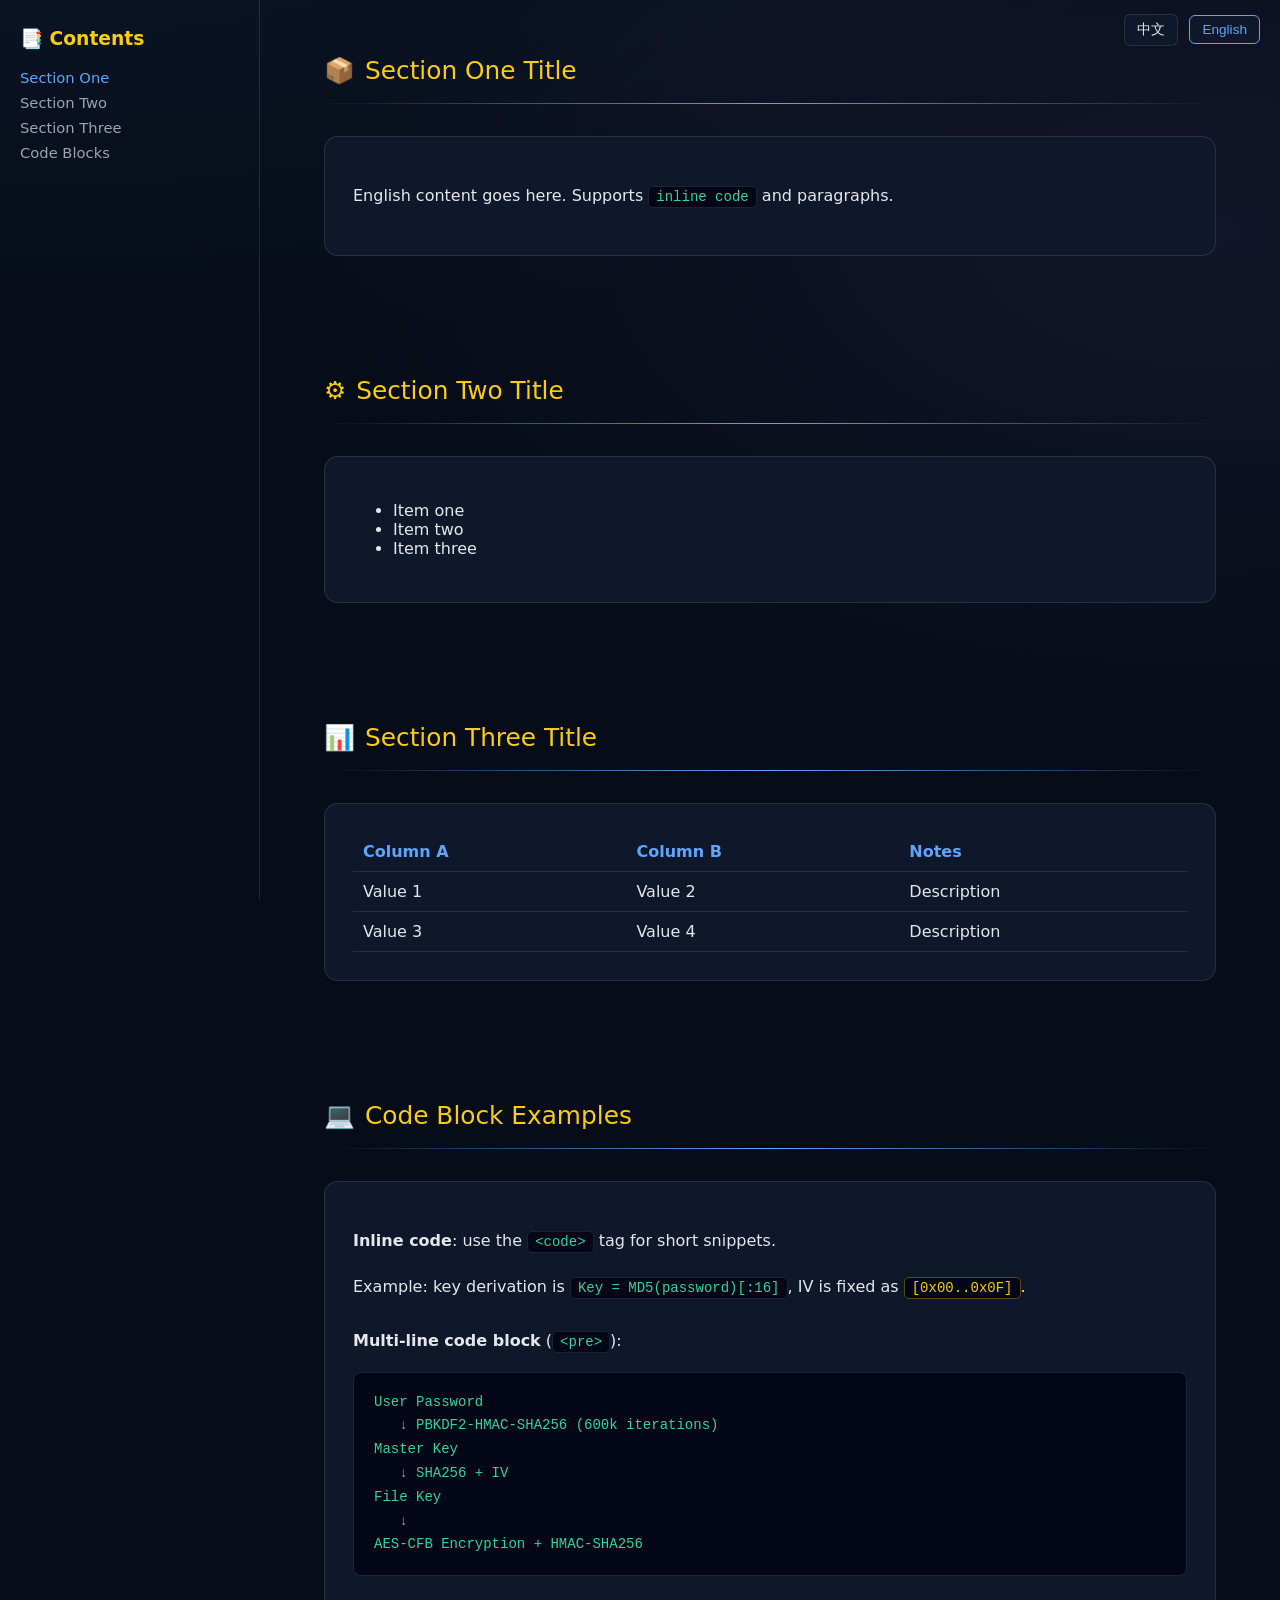
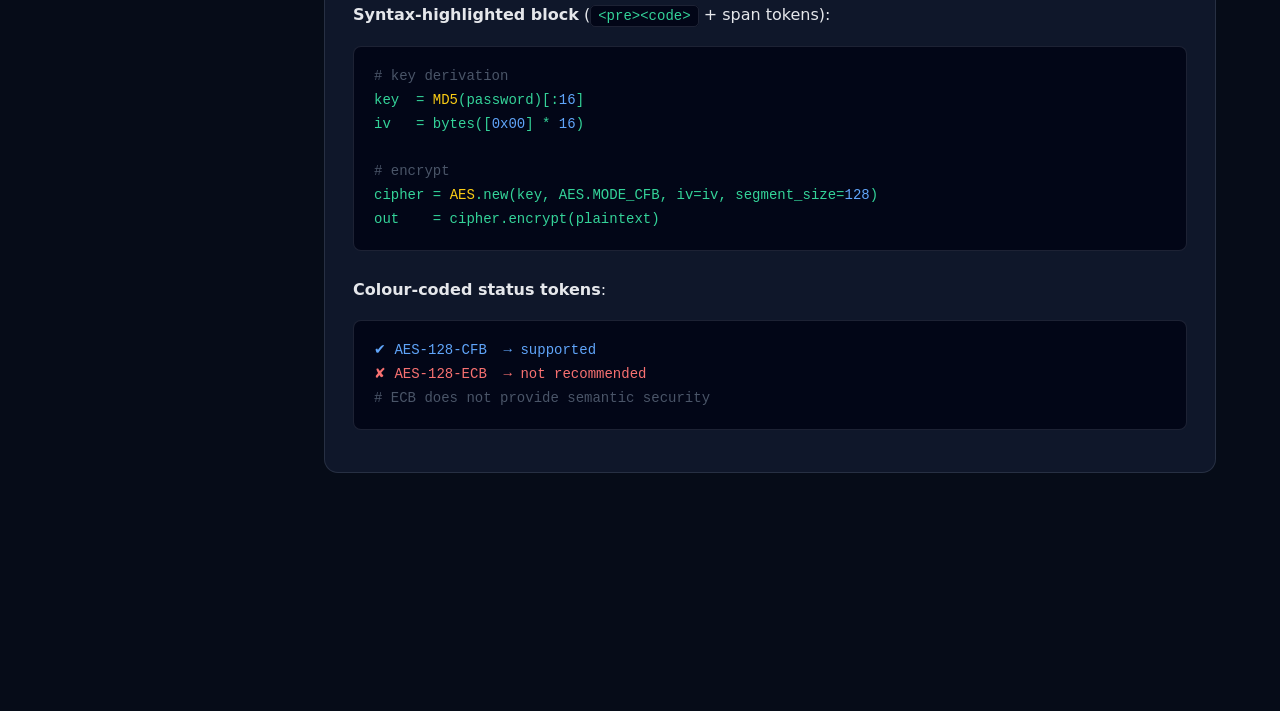
<file: Template/template.html>
<!DOCTYPE html>
<html lang="zh-Hant">
<head>
<meta charset="UTF-8">
<meta name="viewport" content="width=device-width, initial-scale=1">
<title>Page Title</title>
<link rel="stylesheet" href="template.css">
</head>

<body>

<!-- ===== Language Toggle ===== -->
<div class="lang-switch">
  <button id="btn-zh" class="active" onclick="setLang('zh')">中文</button>
  <button id="btn-en"                onclick="setLang('en')">English</button>
</div>

<div class="wrapper">

  <!-- ===== Sidebar Navigation ===== -->
  <nav>
    <h3>📑 <span class="zhi">目錄</span><span class="eni">Contents</span></h3>
    <a href="#section1"><span class="zhi">第一節</span><span class="eni">Section One</span></a>
    <a href="#section2"><span class="zhi">第二節</span><span class="eni">Section Two</span></a>
    <a href="#section3"><span class="zhi">第三節</span><span class="eni">Section Three</span></a>
    <a href="#section-code"><span class="zhi">程式碼範例</span><span class="eni">Code Blocks</span></a>
  </nav>

  <!-- ===== Main Content ===== -->
  <main>

    <!-- Section 1 -->
    <section id="section1">
      <div class="icon-title">
        📦 <span class="zhi">第一節標題</span><span class="eni">Section One Title</span>
      </div>
      <div class="divider"></div>
      <div class="panel">
        <div class="zh">
          <p>這裡放中文內容。支援 <code>行內程式碼</code> 與段落。</p>
        </div>
        <div class="en">
          <p>English content goes here. Supports <code>inline code</code> and paragraphs.</p>
        </div>
      </div>
    </section>

    <!-- Section 2 — List example -->
    <section id="section2">
      <div class="icon-title">
        ⚙️ <span class="zhi">第二節標題</span><span class="eni">Section Two Title</span>
      </div>
      <div class="divider"></div>
      <div class="panel">
        <div class="zh">
          <ul>
            <li>項目一</li>
            <li>項目二</li>
            <li>項目三</li>
          </ul>
        </div>
        <div class="en">
          <ul>
            <li>Item one</li>
            <li>Item two</li>
            <li>Item three</li>
          </ul>
        </div>
      </div>
    </section>

    <!-- Section 3 — Table example -->
    <section id="section3">
      <div class="icon-title">
        📊 <span class="zhi">第三節標題</span><span class="eni">Section Three Title</span>
      </div>
      <div class="divider"></div>
      <div class="panel">
        <table>
          <thead>
            <tr>
              <th><span class="zhi">欄位 A</span><span class="eni">Column A</span></th>
              <th><span class="zhi">欄位 B</span><span class="eni">Column B</span></th>
              <th><span class="zhi">備註</span><span class="eni">Notes</span></th>
            </tr>
          </thead>
          <tbody>
            <tr>
              <td>Value 1</td>
              <td>Value 2</td>
              <td><span class="zhi">說明</span><span class="eni">Description</span></td>
            </tr>
            <tr>
              <td>Value 3</td>
              <td>Value 4</td>
              <td><span class="zhi">說明</span><span class="eni">Description</span></td>
            </tr>
          </tbody>
        </table>
      </div>
    </section>

    <!-- Section: Code Blocks sample —— demonstrates all pre/code styles -->
    <section id="section-code">
      <div class="icon-title">
        💻 <span class="zhi">程式碼區塊範例</span><span class="eni">Code Block Examples</span>
      </div>
      <div class="divider"></div>
      <div class="panel">

        <!-- ── Inline code ── -->
        <div class="zh">
          <p><b>行內程式碼</b>：使用 <code>&lt;code&gt;</code> 標籤，適合短片段。</p>
          <p>例如：金鑰派生公式為 <code>Key = MD5(password)[:16]</code>，IV 固定為 <code class="hl">[0x00..0x0F]</code>。</p>
        </div>
        <div class="en">
          <p><b>Inline code</b>: use the <code>&lt;code&gt;</code> tag for short snippets.</p>
          <p>Example: key derivation is <code>Key = MD5(password)[:16]</code>, IV is fixed as <code class="hl">[0x00..0x0F]</code>.</p>
        </div>

        <!-- ── Block code: plain pre ── -->
        <div class="zh"><p style="margin-top:24px"><b>多行程式碼區塊</b>（<code>&lt;pre&gt;</code>）：</p></div>
        <div class="en"><p style="margin-top:24px"><b>Multi-line code block</b> (<code>&lt;pre&gt;</code>):</p></div>
        <pre>User Password
   ↓ PBKDF2-HMAC-SHA256 (600k iterations)
Master Key
   ↓ SHA256 + IV
File Key
   ↓
AES-CFB Encryption + HMAC-SHA256</pre>

        <!-- ── Block code: pre > code with token highlights ── -->
        <div class="zh"><p style="margin-top:24px"><b>帶語法高亮的程式碼區塊</b>（<code>&lt;pre&gt;&lt;code&gt;</code> + span tokens）：</p></div>
        <div class="en"><p style="margin-top:24px"><b>Syntax-highlighted block</b> (<code>&lt;pre&gt;&lt;code&gt;</code> + span tokens):</p></div>
        <pre><code><span class="dim"># key derivation</span>
key  = <span class="hl">MD5</span>(password)[:<span class="ok">16</span>]
iv   = bytes([<span class="ok">0x00</span>] * <span class="ok">16</span>)

<span class="dim"># encrypt</span>
cipher = <span class="hl">AES</span>.new(key, AES.MODE_CFB, iv=iv, segment_size=<span class="ok">128</span>)
out    = cipher.encrypt(plaintext)</code></pre>

        <!-- ── Inline error / ok examples ── -->
        <div class="zh">
          <p style="margin-top:24px"><b>彩色狀態標記</b>：</p>
          <pre><code><span class="ok">✔ AES-128-CFB  → supported</span>
<span class="err">✘ AES-128-ECB  → not recommended</span>
<span class="dim"># ECB 不提供語義安全性</span></code></pre>
        </div>
        <div class="en">
          <p style="margin-top:24px"><b>Colour-coded status tokens</b>:</p>
          <pre><code><span class="ok">✔ AES-128-CFB  → supported</span>
<span class="err">✘ AES-128-ECB  → not recommended</span>
<span class="dim"># ECB does not provide semantic security</span></code></pre>
        </div>

      </div>
    </section>

  </main>
</div><!-- /.wrapper -->

<script>
/* ===== Language Switch =====
   setLang('zh') / setLang('en')
   body.is-en activates English mode (see template.css)
   ======================================== */
function setLang(code) {
  var isEn = (code === 'en');
  document.body.classList.toggle('is-en', isEn);
  document.getElementById('btn-zh').classList.toggle('active', !isEn);
  document.getElementById('btn-en').classList.toggle('active',  isEn);
  try { localStorage.setItem('lang', code); } catch(e) {}
}

/* Auto-detect language on load */
(function () {
  var lang = 'zh';
  try {
    var saved = localStorage.getItem('lang');
    if (saved === 'zh' || saved === 'en') {
      lang = saved;
    } else {
      /* Use English for non-Chinese browser locales */
      var bl = (navigator.language || 'zh').toLowerCase();
      if (!bl.startsWith('zh')) lang = 'en';
    }
  } catch(e) {}
  if (lang === 'en') setLang('en');
})();

/* ===== Active nav link on scroll ===== */
var navLinks = document.querySelectorAll('nav a');
var sections = document.querySelectorAll('section');
window.addEventListener('scroll', function () {
  var cur = '';
  sections.forEach(function (s) {
    if (window.scrollY >= s.offsetTop - 120) cur = s.id;
  });
  navLinks.forEach(function (a) {
    a.classList.toggle('active', a.getAttribute('href') === '#' + cur);
  });
});
</script>

</body>
</html>
</file>
<file: ESLOCK_Recover/index.css>
/* ===== Theme ===== */
:root {
  --bg:     #060c18;
  --panel:  #0f172a;
  --border: rgba(148,163,184,.18);
  --text:   #e5e7eb;
  --muted:  #9aa4b2;
  --blue:   #60a5fa;
  --yellow: #facc15;
  --green:  #34d399;
  --red:    #f87171;
}

/* ===== Base ===== */
*, *::before, *::after { box-sizing: border-box; }
html { min-height: 100%; }
body {
  margin: 0;
  min-height: 100vh;
  font-family: system-ui, "Noto Sans TC", sans-serif;
  background-color: #060c18;
  background-image:
    radial-gradient(1200px 600px at 5% -10%, rgba(96,165,250,.08), transparent),
    radial-gradient(900px 520px at 95% 10%, rgba(167,139,250,.08), transparent);
  color: #e5e7eb;
}

/* ===== Layout ===== */
.wrapper { display: flex; max-width: 1500px; margin: auto; }
nav {
  width: 260px;
  flex-shrink: 0;
  padding: 28px 20px;
  border-right: 1px solid var(--border);
  position: sticky;
  top: 0;
  height: 100vh;
  overflow-y: auto;
}
nav h3 { color: var(--yellow); margin-top: 0; }
nav a {
  display: block;
  margin: 8px 0;
  color: var(--muted);
  text-decoration: none;
  font-size: .92rem;
}
nav a.active { color: var(--blue); }
main { flex: 1; min-width: 0; padding: 56px 64px 120px; }

/* ===== Sections ===== */
section { margin-bottom: 120px; }
.icon-title { display: flex; gap: 10px; font-size: 1.55rem; color: var(--yellow); }
.divider {
  height: 1px;
  margin: 18px 0 32px;
  background: linear-gradient(90deg, transparent, var(--blue), transparent);
}
.panel {
  background: var(--panel);
  border: 1px solid var(--border);
  border-radius: 14px;
  padding: 28px;
}
.panel p { line-height: 1.85; }

/* ===== Code blocks ===== */
pre, code {
  font-family: "JetBrains Mono", "Cascadia Code", "Consolas", monospace;
  font-size: .88em;
}
code {
  background: #020617;
  color: #34d399;
  border: 1px solid var(--border);
  border-radius: 4px;
  padding: 1px 5px;
}
pre {
  background: #020617;
  color: #e5e7eb;
  border: 1px solid var(--border);
  border-radius: 8px;
  padding: 16px;
  overflow-x: auto;
  margin: 12px 0;
  line-height: 1.6;
}
pre code {
  background: none;
  border: none;
  padding: 0;
  color: inherit;
}

/* ===== Tables ===== */
table { width: 100%; border-collapse: collapse; }
th, td { border-bottom: 1px solid var(--border); padding: 10px; }
th { text-align: left; color: var(--blue); }

/* ===== Language Switch (bilingual) ===== */
.en  { display: none; }
.eni { display: none; }

body.is-en .en  { display: block;  }
body.is-en .eni { display: inline; }
body.is-en .zh  { display: none;   }
body.is-en .zhi { display: none;   }

/* ===== Language Toggle Button ===== */
.lang-switch {
  position: fixed;
  top: 14px;
  right: 20px;
  z-index: 100;
}
.lang-switch button {
  background: var(--panel);
  border: 1px solid var(--border);
  color: var(--text);
  padding: 6px 12px;
  margin-left: 6px;
  border-radius: 6px;
  cursor: pointer;
}
.lang-switch button.active {
  border-color: var(--blue);
  color: var(--blue);
}

/* ===== Muted note ===== */
.muted-note {
  font-size: .85em;
  color: var(--muted);
  margin: 4px 0 12px;
  font-style: italic;
}

/* ===== Badges ===== */
.badge {
  display: inline-block;
  padding: 2px 10px;
  border-radius: 12px;
  font-size: .8em;
  font-weight: 600;
}
.badge-red    { background: rgba(248,81,73,.15);  color: #f85149; border: 1px solid rgba(248,81,73,.3); }
.badge-yellow { background: rgba(210,153,34,.15); color: #d29922; border: 1px solid rgba(210,153,34,.3); }
.badge-green  { background: rgba(63,185,80,.15);  color: #3fb950; border: 1px solid rgba(63,185,80,.3); }

/* ===== Warn box ===== */
.warn-box {
  background: rgba(210,153,34,.08);
  border: 1px solid rgba(210,153,34,.35);
  border-radius: 8px;
  padding: 16px 20px;
  margin: 16px 0;
  color: #d29922;
}

/* ===== Note box ===== */
.note-box {
  background: rgba(34,197,94,.08);
  border: 1px solid rgba(34,197,94,.35);
  border-radius: 8px;
  padding: 16px 20px;
  margin: 16px 0;
  color: #4ade80;
}

/* ===== Block-quote ===== */
blockquote {
  border-left: 4px solid var(--blue);
  margin: 16px 0;
  padding: 8px 16px;
  background: rgba(96,165,250,.06);
  border-radius: 0 8px 8px 0;
  color: var(--muted);
}
</file>
<file: Template/template.css>
/* =============================================
   TEMPLATE.CSS — Dark Tech Theme
   Language classes:
     .zh  / .zhi  → Chinese block / inline  (default visible)
     .en  / .eni  → English block / inline  (visible when body.is-en)
   ============================================= */

/* ===== Theme Variables ===== */
:root {
  --bg:     #060c18;
  --panel:  #0f172a;
  --border: rgba(148,163,184,.18);
  --text:   #e5e7eb;
  --muted:  #9aa4b2;
  --blue:   #60a5fa;
  --yellow: #facc15;
  --green:  #34d399;
  --red:    #f87171;
  --purple: #a78bfa;
}

/* ===== Base ===== */
*, *::before, *::after { box-sizing: border-box; }
html { min-height: 100%; }
body {
  margin: 0;
  min-height: 100vh;
  font-family: system-ui, "Noto Sans TC", sans-serif;
  background-color: #060c18;
  background-image:
    radial-gradient(1200px 600px at 5%  -10%, rgba(96,165,250,.08),  transparent),
    radial-gradient(900px  500px at 95%  10%, rgba(167,139,250,.08), transparent);
  color: var(--text);
}

/* ===== Layout ===== */
.wrapper { display: flex; max-width: 1500px; margin: auto; }

nav {
  width: 260px;
  flex-shrink: 0;
  padding: 28px 20px;
  border-right: 1px solid var(--border);
  position: sticky;
  top: 0;
  height: 100vh;
  overflow-y: auto;
}
nav h3 { color: var(--yellow); margin-top: 0; }
nav a {
  display: block;
  margin: 8px 0;
  color: var(--muted);
  text-decoration: none;
  font-size: .92rem;
}
nav a.active { color: var(--blue); }

main { flex: 1; min-width: 0; padding: 56px 64px 120px; }

/* ===== Sections ===== */
section { margin-bottom: 120px; }

.icon-title {
  display: flex;
  gap: 10px;
  font-size: 1.55rem;
  color: var(--yellow);
}

.divider {
  height: 1px;
  margin: 18px 0 32px;
  background: linear-gradient(90deg, transparent, var(--blue), transparent);
}

.panel {
  background: var(--panel);
  border: 1px solid var(--border);
  border-radius: 14px;
  padding: 28px;
}
.panel p { line-height: 1.85; }

/* ===== Tables ===== */
table { width: 100%; border-collapse: collapse; }
th, td { border-bottom: 1px solid var(--border); padding: 10px; }
th { text-align: left; color: var(--blue); }

/* ===== Code =====
   Inline : <code>some code</code>
   Block  : <pre><code>multi-line block</code></pre>
   Highlighted keyword: <code class="hl">keyword</code>
   ========================= */
code {
  background: #020617;
  color: var(--green);
  border: 1px solid var(--border);
  border-radius: 5px;
  padding: 2px 7px;
  font-family: "JetBrains Mono", "Cascadia Code", "Fira Code", monospace;
  font-size: .875em;
  white-space: nowrap;
}
pre {
  background: #020617;
  color: var(--green);
  border: 1px solid var(--border);
  border-radius: 8px;
  padding: 18px 20px;
  overflow-x: auto;
  font-family: "JetBrains Mono", "Cascadia Code", "Fira Code", monospace;
  font-size: .875em;
  line-height: 1.7;
  white-space: pre;
  tab-size: 2;
}
pre code {
  background: none;
  border: none;
  padding: 0;
  font-size: inherit;
  white-space: inherit;
  color: inherit;
}
/* Highlight a token inside a pre block */
pre .hl  { color: var(--yellow); }
pre .dim { color: #4a5568; }
pre .err { color: var(--red); }
pre .ok  { color: var(--blue); }
/* Keyword color variant for inline code */
code.hl  { color: var(--yellow); border-color: rgba(250,204,21,.35); }

/* ===== Buttons ===== */
.btn {
  background: transparent;
  border: 1px solid var(--border);
  color: var(--text);
  padding: 6px 14px;
  border-radius: 6px;
  cursor: pointer;
  font-size: .9rem;
}
.btn:hover { border-color: var(--blue); color: var(--blue); }

/* ===== Language Bilingual Switch =====
   Usage:
     Block  : <div class="zh">中文內容</div>
              <div class="en">English content</div>
     Inline : <span class="zhi">中文</span>
              <span class="eni">English</span>
   Body state: body.is-en activates English mode
   ========================================== */
.en  { display: none; }
.eni { display: none; }

body.is-en .en  { display: block;  }
body.is-en .eni { display: inline; }
body.is-en .zh  { display: none;   }
body.is-en .zhi { display: none;   }

/* ===== Language Toggle Button ===== */
.lang-switch {
  position: fixed;
  top: 14px;
  right: 20px;
  z-index: 200;
}
.lang-switch button {
  background: var(--panel);
  border: 1px solid var(--border);
  color: var(--text);
  padding: 6px 12px;
  margin-left: 6px;
  border-radius: 6px;
  cursor: pointer;
  font-size: .85rem;
}
.lang-switch button.active {
  border-color: var(--blue);
  color: var(--blue);
}
</file>
